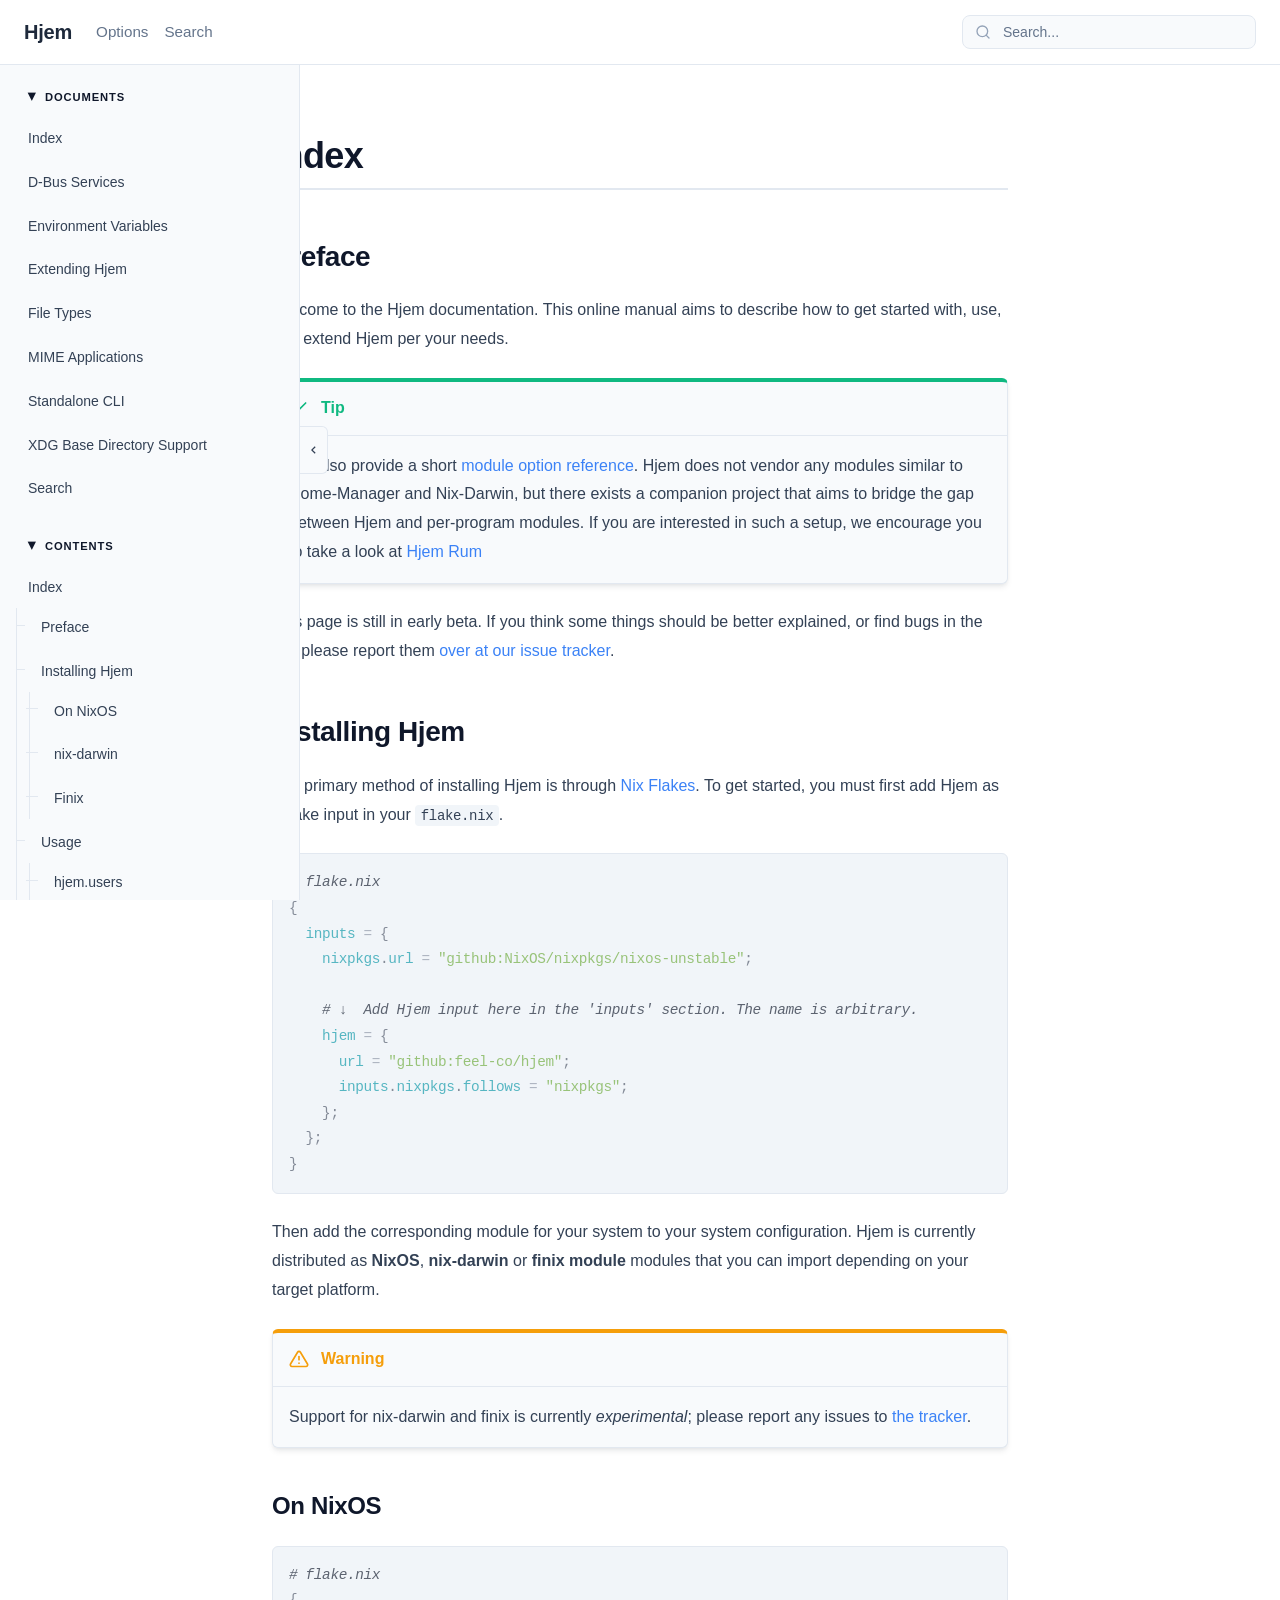
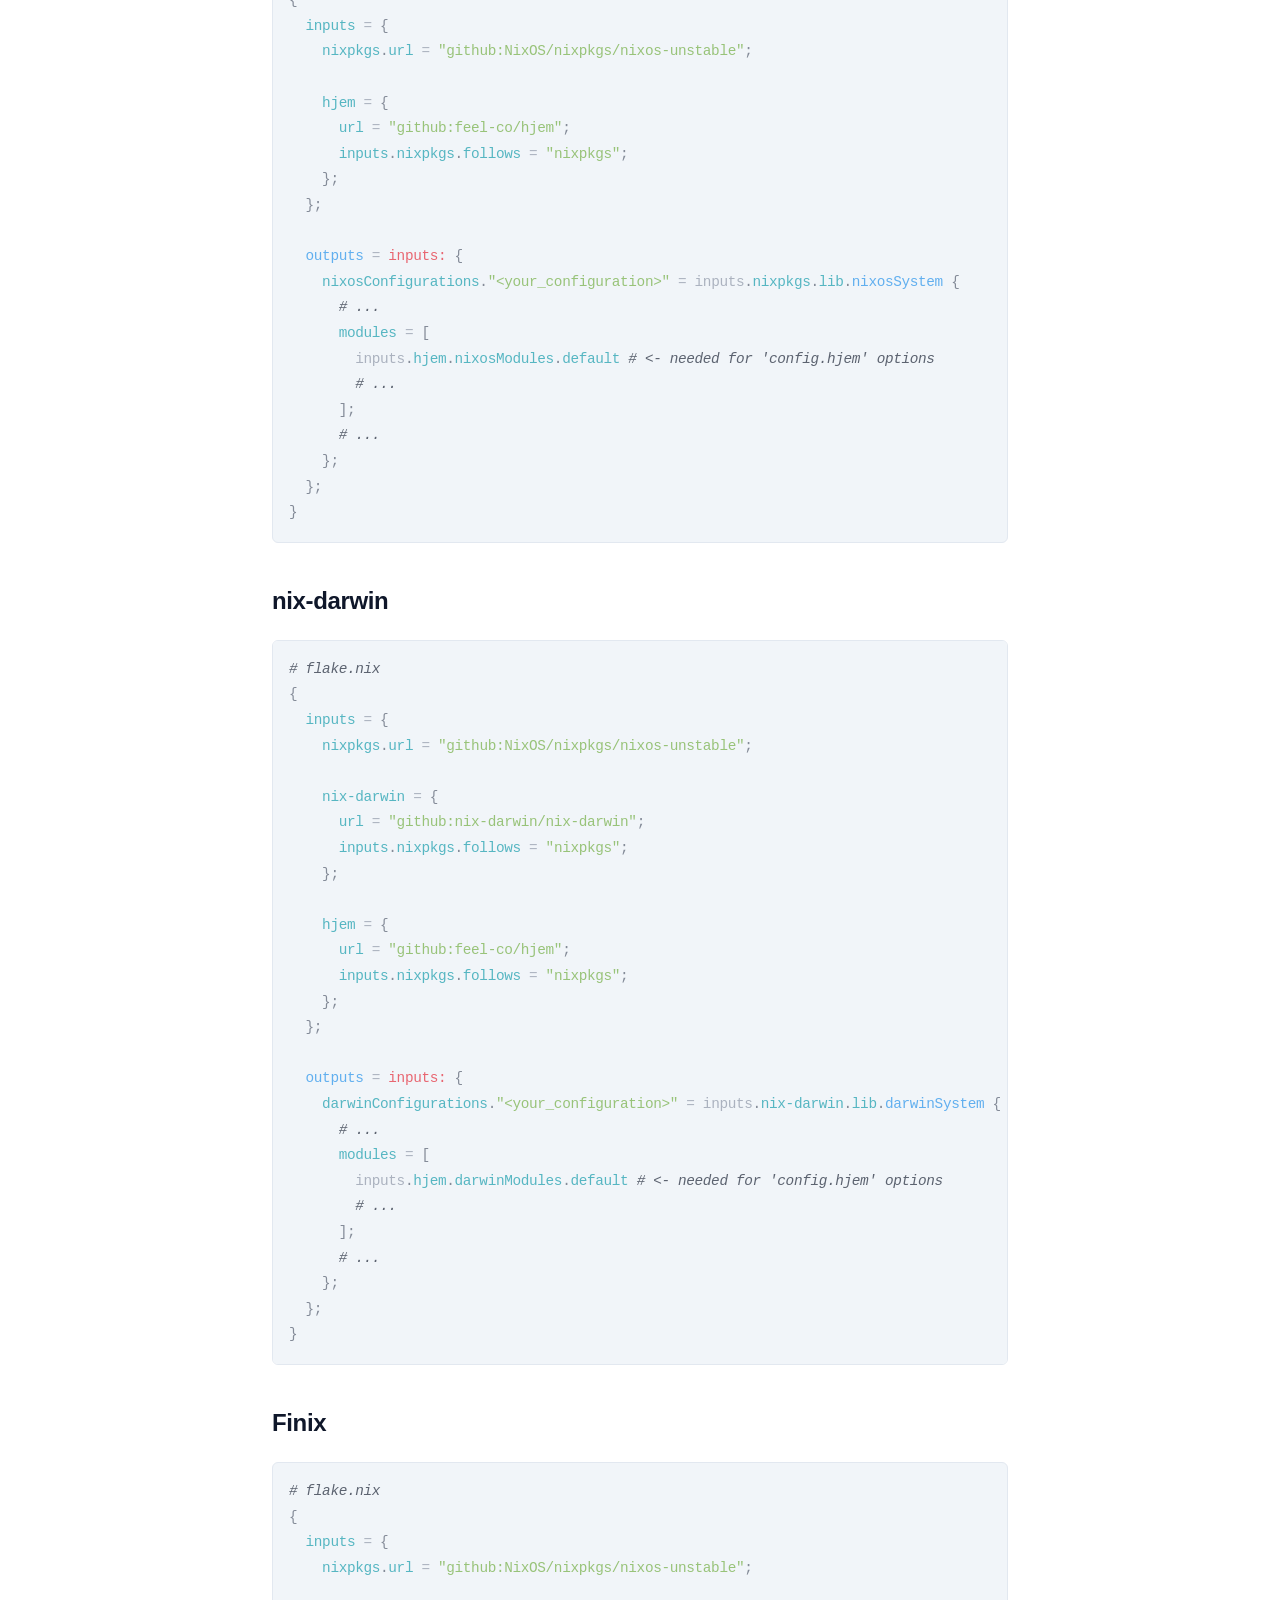
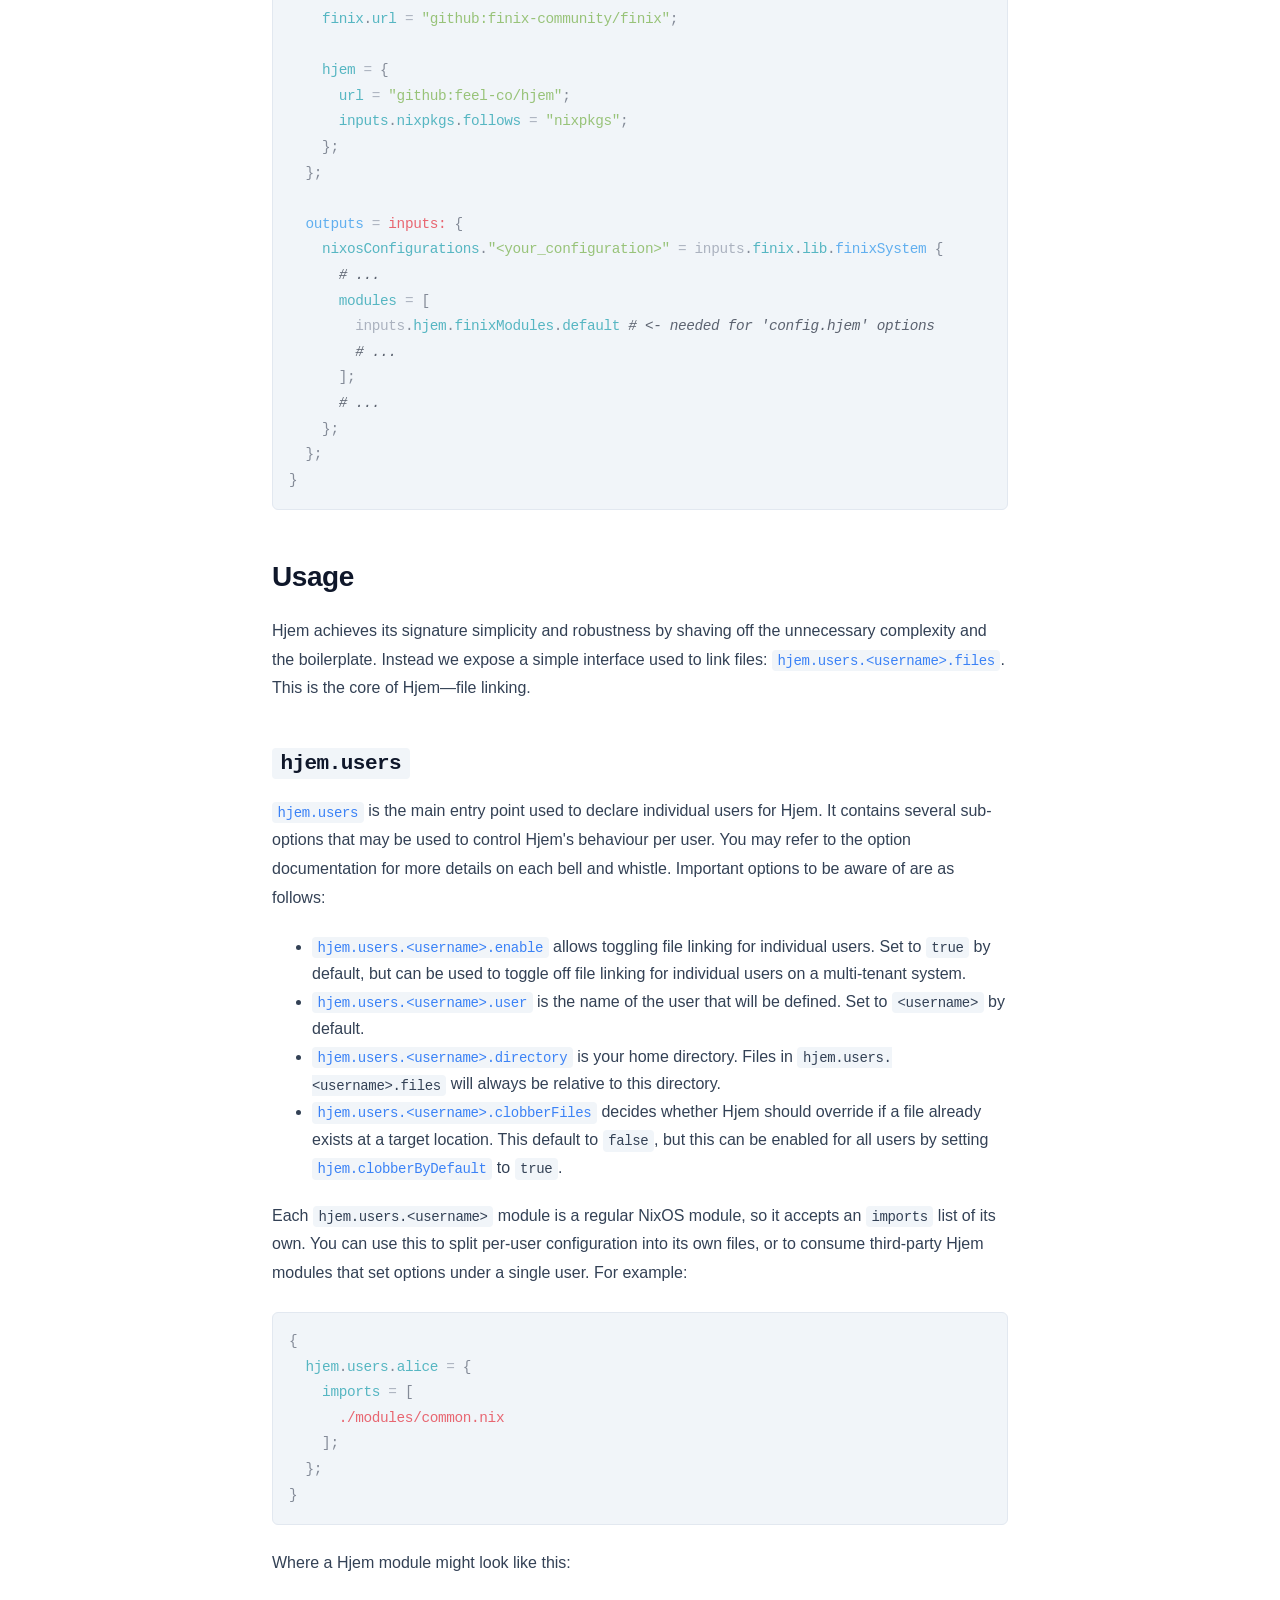
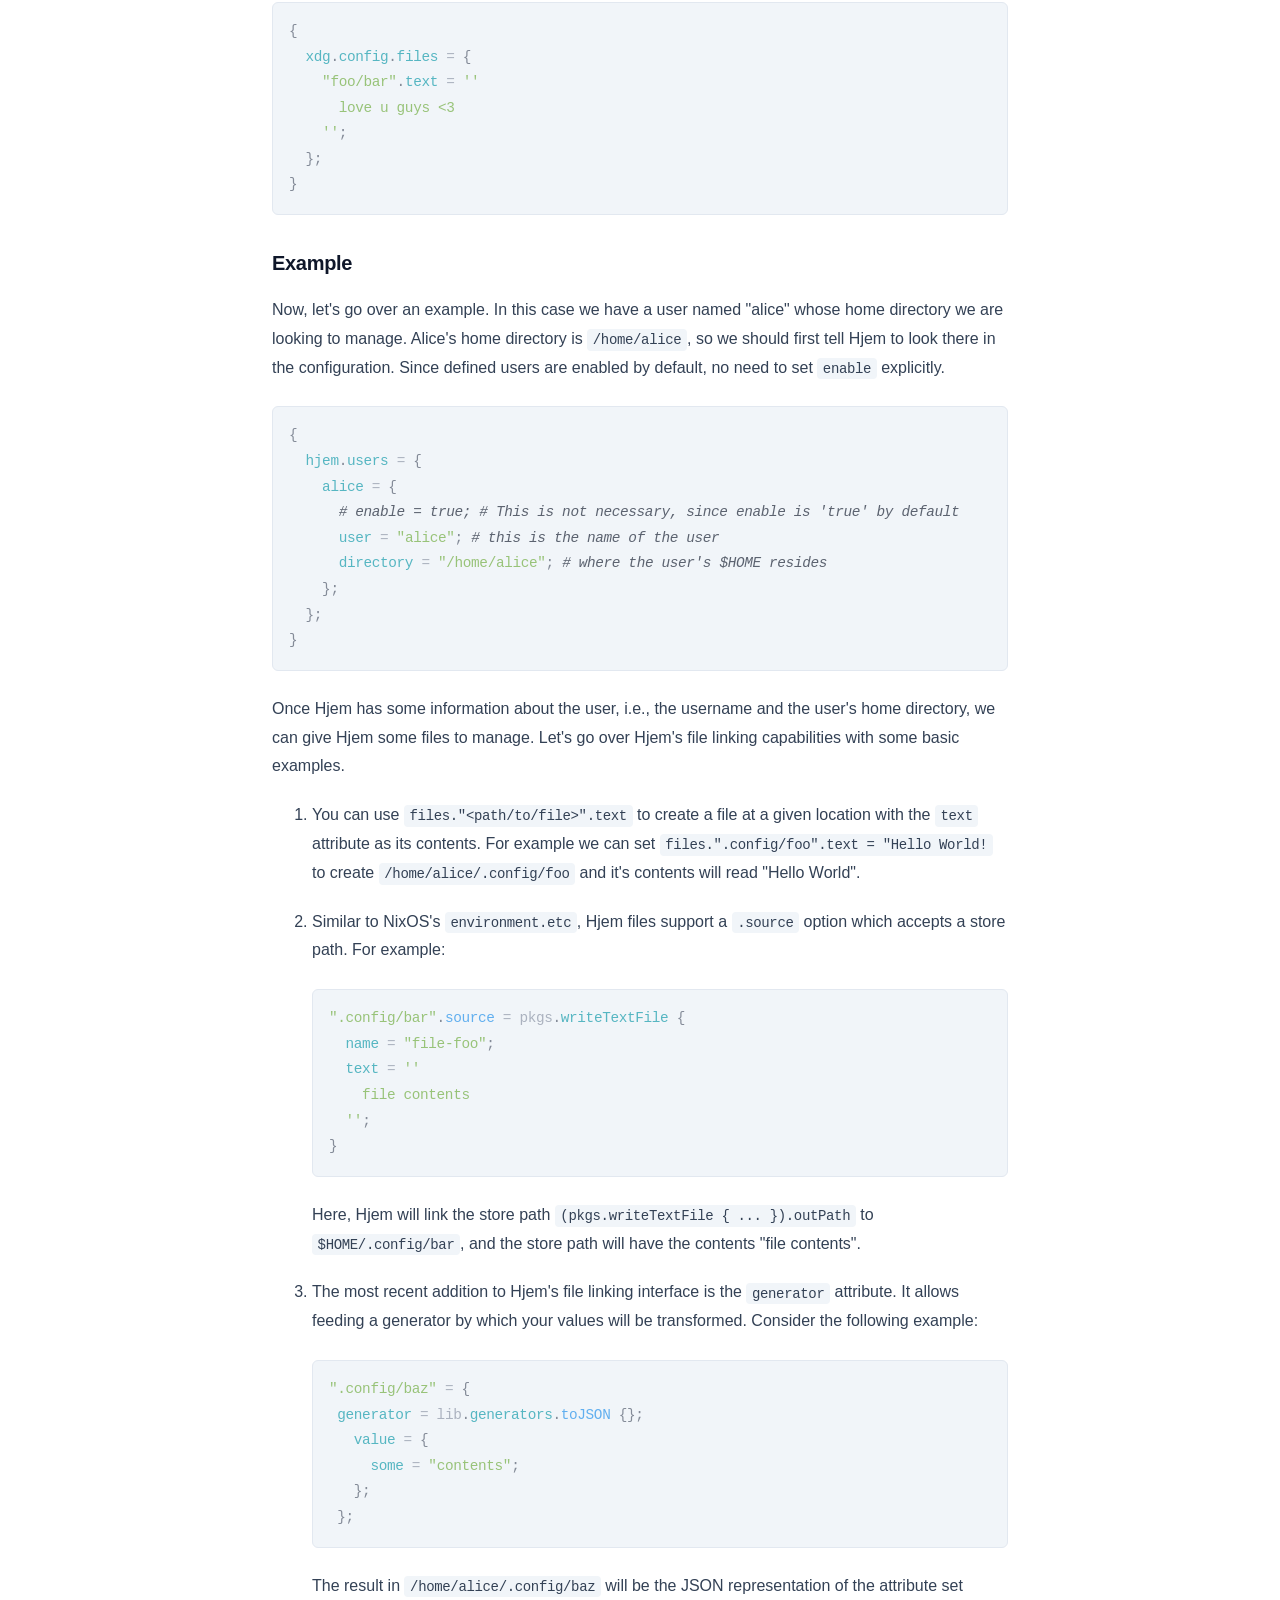
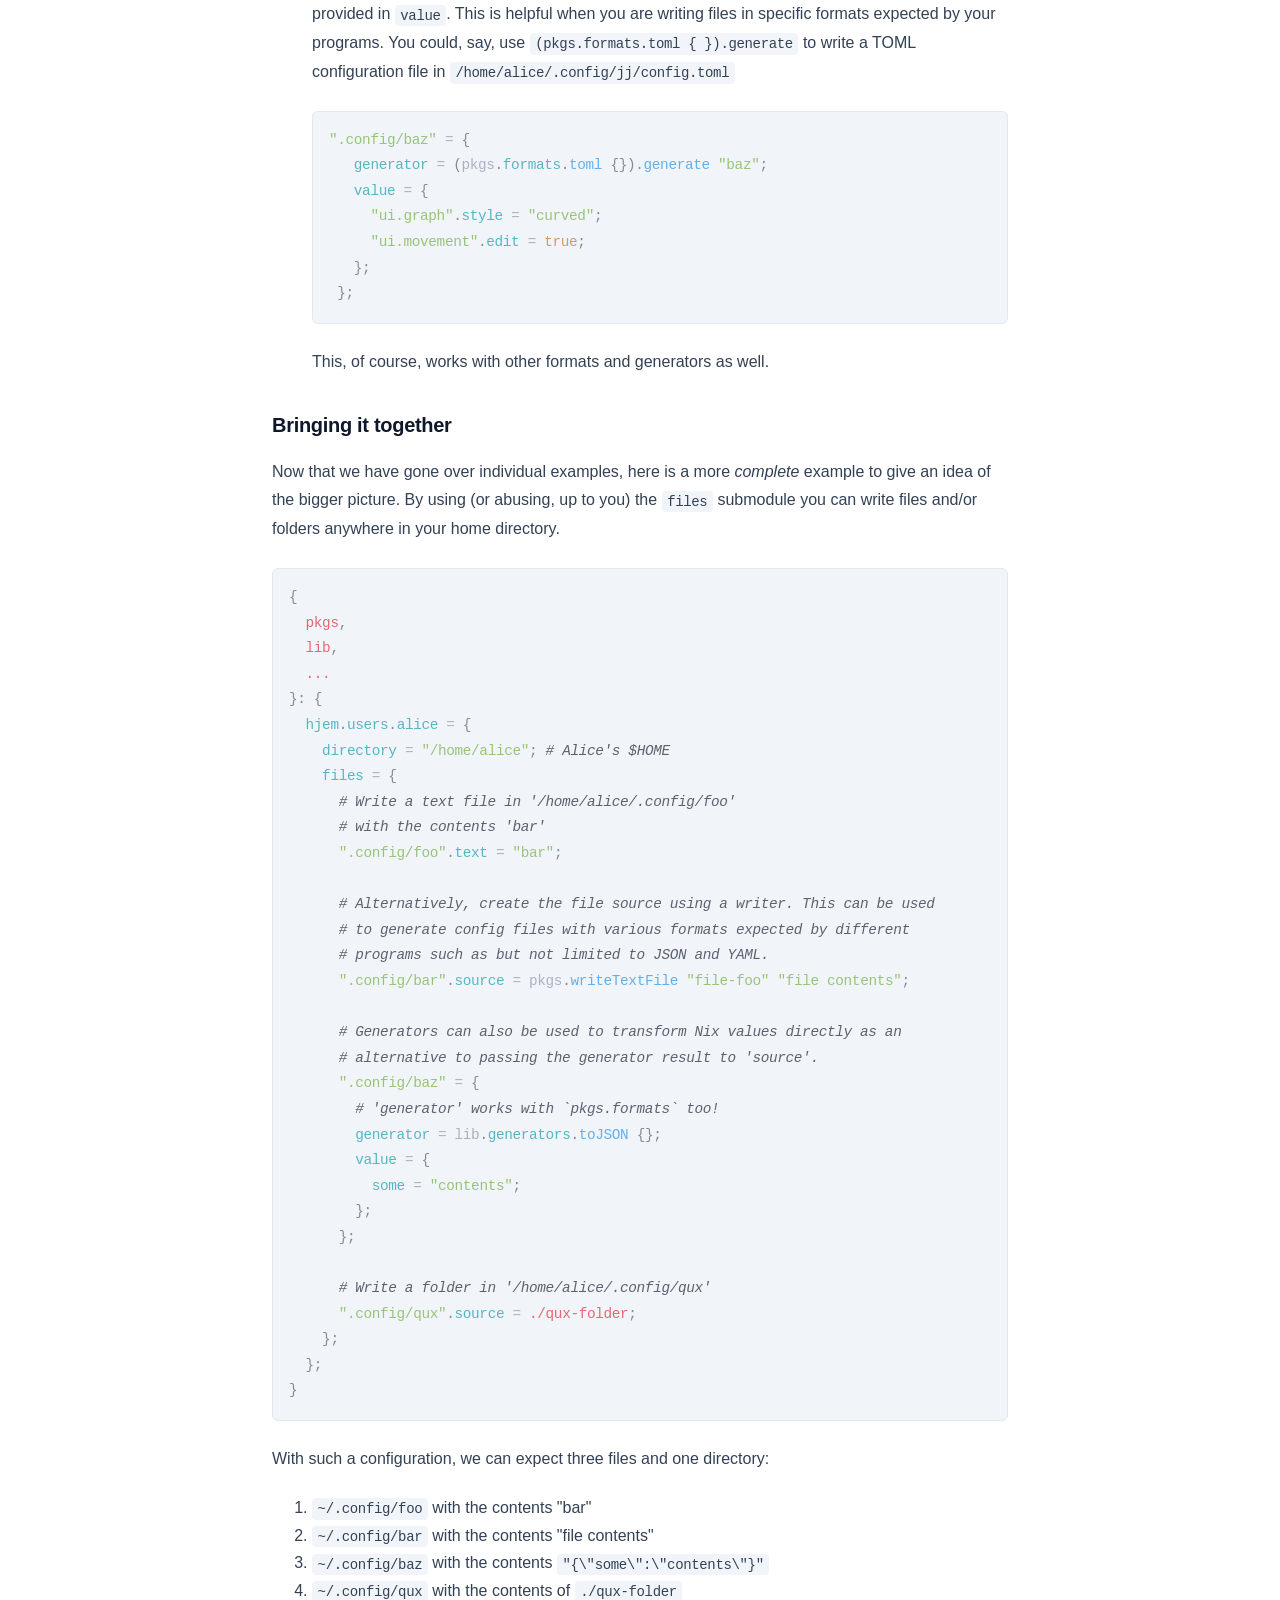
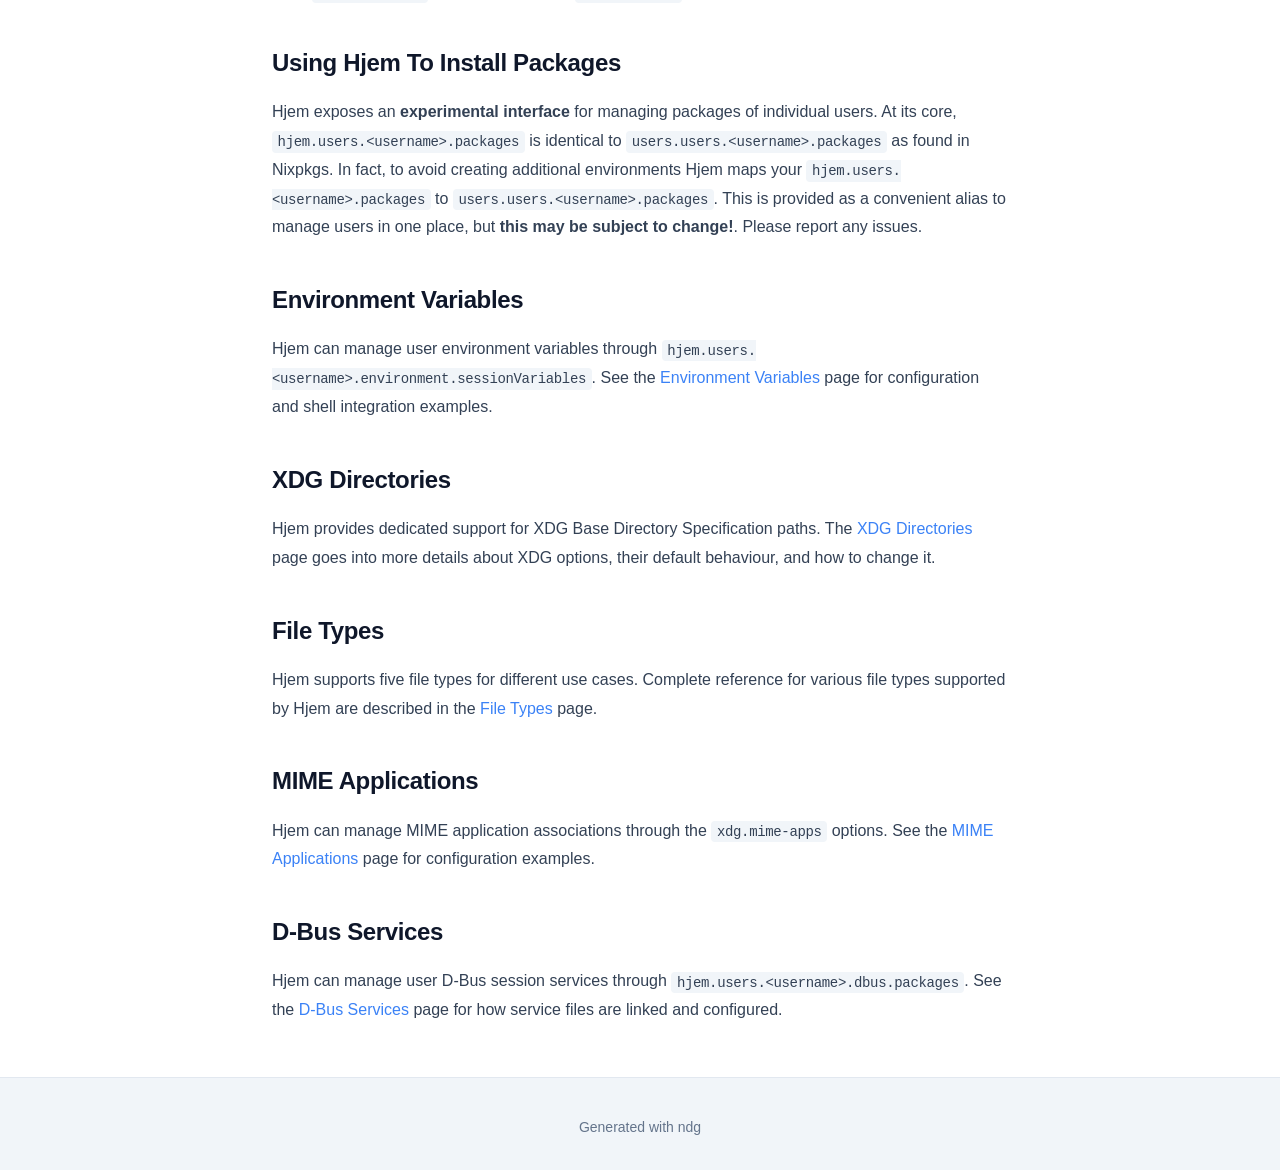
<file: index.html>
<!doctype html>
<html lang="en" class="no-js">
  <head>
    <meta charset="UTF-8" />
    <meta name="viewport" content="width=device-width, initial-scale=1.0" />
    <title>Index</title>
     
    
    <script>
      document.documentElement.classList.remove("no-js");
      document.documentElement.classList.add("js");
      // Apply sidebar state immediately to prevent flash
      (function () {
        try {
          if (localStorage.getItem("sidebar-collapsed") === "true") {
            document.documentElement.classList.add("sidebar-collapsed");
          }
        } catch (e) {
          // localStorage unavailable
        }
      })();
    </script>
    <link rel="stylesheet" href="assets/style.css" />
    <script defer src="assets/main.js"></script>
    
    <script>
      window.searchNamespace = window.searchNamespace || {};
      window.searchNamespace.rootPath = "";
    </script>
    <script defer src="assets/search-core.js"></script>
    <script defer src="assets/search.js"></script>
    
  </head>
  <body>
    <div class="container">
      <header>
        <div class="header-left">
          <h1 class="site-title">
            <a href="index.html">Hjem</a>
          </h1>

          <nav class="header-nav" aria-label="Primary">
  <ul>
    <li >
      <a href="options.html">Options</a>
    </li>
    
    <li><a href="search.html">Search</a></li>
    
  </ul>
</nav>

        </div>
        
        <div class="search-container js-only">
          <input type="text" id="search-input" placeholder="Search..." aria-label="Search" autocomplete="off" />
          <div id="search-results" class="search-results"></div>
        </div>
        
      </header>

      <div class="layout">
        <button
          type="button"
          class="sidebar-toggle js-only"
          aria-label="Collapse sidebar"
          aria-expanded="true"
          aria-controls="sidebar"
        >
          <svg
            aria-hidden="true"
            xmlns="http://www.w3.org/2000/svg"
            viewBox="0 0 24 24"
            width="24"
            height="24"
          >
            <path d="M15.41 7.41L14 6l-6 6 6 6 1.41-1.41L10.83 12z"></path>
          </svg>
        </button>
        <nav id="sidebar" class="sidebar" aria-label="Sidebar">
          <details class="sidebar-section" data-section="docs" open>
            <summary>Documents</summary>
            <div class="sidebar-section-content">
              <ul>
                <li><a href="index.html">Index</a></li>
<li><a href="dbus.html">D-Bus Services</a></li>
<li><a href="environment.html">Environment Variables</a></li>
<li><a href="extending.html">Extending Hjem</a></li>
<li><a href="file-types.html">File Types</a></li>
<li><a href="mime-apps.html">MIME Applications</a></li>
<li><a href="standalone.html">Standalone CLI</a></li>
<li><a href="xdg.html">XDG Base Directory Support</a></li>
<li><a href="search.html">Search</a></li>

              </ul>
            </div>
          </details>

          <details class="sidebar-section" data-section="toc" open>
            <summary>Contents</summary>
            <div class="sidebar-section-content">
              <ul class="toc-list">
                <li><a href="#index">Index</a>
<ul><li><a href="#preface">Preface</a>
<li><a href="#installing-hjem">Installing Hjem</a>
<ul><li><a href="#on-nixos">On NixOS</a>
<li><a href="#nix-darwin">nix-darwin</a>
<li><a href="#finix">Finix</a>
</ul><li><a href="#usage">Usage</a>
<ul><li><a href="#hjem-users">hjem.users</a>
<li><a href="#installing-packages">Using Hjem To Install Packages</a>
<li><a href="#environment-variables">Environment Variables</a>
<li><a href="#xdg-directories">XDG Directories</a>
<li><a href="#file-types-overview">File Types</a>
<li><a href="#mime-apps">MIME Applications</a>
<li><a href="#dbus-services">D-Bus Services</a>
</li></ul></li></ul></li>
              </ul>
            </div>
          </details>
        </nav>

        <main class="content"><html><head></head><body><h1 id="index">Index</h1>
<h2 id="preface">Preface</h2>
<p>Welcome to the Hjem documentation. This online manual aims to describe how to
get started with, use, and extend Hjem per your needs.</p>
<div class="admonition tip">
<p class="admonition-title">Tip</p>
<p>We also provide a short <a href="/options.html">module option reference</a>. Hjem does
not vendor any modules similar to Home-Manager and Nix-Darwin, but there
exists a companion project that aims to bridge the gap between Hjem and
per-program modules. If you are interested in such a setup, we encourage you
to take a look at <a href="https://github.com/snugnug/hjem-rum">Hjem Rum</a></p>
</div>
<p>This page is still in early beta. If you think some things should be better
explained, or find bugs in the site please report them
<a href="https://github.com/feel-co/hjem/issues">over at our issue tracker</a>.</p>
<h2 id="installing-hjem">Installing Hjem</h2>
<p>The primary method of installing Hjem is through <a href="https://nix.dev/concepts/flakes.html">Nix Flakes</a>. To get started,
you must first add Hjem as a flake input in your <code>flake.nix</code>.</p>
<pre class="highlight"><code class="language-nix"><span style="color:rgb(92,99,112);font-style: italic;">#&nbsp;flake.nix</span><br><span style="color:rgb(132,139,152);">{</span><br>&nbsp;&nbsp;<span style="color:rgb(86,182,194);">inputs</span>&nbsp;<span style="color:rgb(171,178,191);">=</span>&nbsp;<span style="color:rgb(132,139,152);">{</span><br>&nbsp;&nbsp;&nbsp;&nbsp;<span style="color:rgb(86,182,194);">nixpkgs</span><span style="color:rgb(132,139,152);">.</span><span style="color:rgb(86,182,194);">url</span>&nbsp;<span style="color:rgb(171,178,191);">=</span>&nbsp;<span style="color:rgb(152,195,121);">"</span><span style="color:rgb(152,195,121);">github:NixOS/nixpkgs/nixos-unstable</span><span style="color:rgb(152,195,121);">"</span><span style="color:rgb(132,139,152);">;</span><br><br>&nbsp;&nbsp;&nbsp;&nbsp;<span style="color:rgb(92,99,112);font-style: italic;">#&nbsp;↓&nbsp;&nbsp;Add&nbsp;Hjem&nbsp;input&nbsp;here&nbsp;in&nbsp;the&nbsp;'inputs'&nbsp;section.&nbsp;The&nbsp;name&nbsp;is&nbsp;arbitrary.</span><br>&nbsp;&nbsp;&nbsp;&nbsp;<span style="color:rgb(86,182,194);">hjem</span>&nbsp;<span style="color:rgb(171,178,191);">=</span>&nbsp;<span style="color:rgb(132,139,152);">{</span><br>&nbsp;&nbsp;&nbsp;&nbsp;&nbsp;&nbsp;<span style="color:rgb(86,182,194);">url</span>&nbsp;<span style="color:rgb(171,178,191);">=</span>&nbsp;<span style="color:rgb(152,195,121);">"</span><span style="color:rgb(152,195,121);">github:feel-co/hjem</span><span style="color:rgb(152,195,121);">"</span><span style="color:rgb(132,139,152);">;</span><br>&nbsp;&nbsp;&nbsp;&nbsp;&nbsp;&nbsp;<span style="color:rgb(86,182,194);">inputs</span><span style="color:rgb(132,139,152);">.</span><span style="color:rgb(86,182,194);">nixpkgs</span><span style="color:rgb(132,139,152);">.</span><span style="color:rgb(86,182,194);">follows</span>&nbsp;<span style="color:rgb(171,178,191);">=</span>&nbsp;<span style="color:rgb(152,195,121);">"</span><span style="color:rgb(152,195,121);">nixpkgs</span><span style="color:rgb(152,195,121);">"</span><span style="color:rgb(132,139,152);">;</span><br>&nbsp;&nbsp;&nbsp;&nbsp;<span style="color:rgb(132,139,152);">}</span><span style="color:rgb(132,139,152);">;</span><br>&nbsp;&nbsp;<span style="color:rgb(132,139,152);">}</span><span style="color:rgb(132,139,152);">;</span><br><span style="color:rgb(132,139,152);">}</span><br></code></pre>
<p>Then add the corresponding module for your system to your system configuration.
Hjem is currently distributed as <strong>NixOS</strong>, <strong>nix-darwin</strong> or <strong>finix module</strong>
modules that you can import depending on your target platform.</p>
<div class="admonition warning">
<p class="admonition-title">Warning</p>
<p>Support for nix-darwin and finix is currently <em>experimental</em>; please report
any issues to <a href="https://github.com/feel-co/hjem/issues">the tracker</a>.</p>
</div>
<h3 id="on-nixos">On NixOS</h3>
<!--markdownlint-disable MD013-->
<pre class="highlight"><code class="language-nix"><span style="color:rgb(92,99,112);font-style: italic;">#&nbsp;flake.nix</span><br><span style="color:rgb(132,139,152);">{</span><br>&nbsp;&nbsp;<span style="color:rgb(86,182,194);">inputs</span>&nbsp;<span style="color:rgb(171,178,191);">=</span>&nbsp;<span style="color:rgb(132,139,152);">{</span><br>&nbsp;&nbsp;&nbsp;&nbsp;<span style="color:rgb(86,182,194);">nixpkgs</span><span style="color:rgb(132,139,152);">.</span><span style="color:rgb(86,182,194);">url</span>&nbsp;<span style="color:rgb(171,178,191);">=</span>&nbsp;<span style="color:rgb(152,195,121);">"</span><span style="color:rgb(152,195,121);">github:NixOS/nixpkgs/nixos-unstable</span><span style="color:rgb(152,195,121);">"</span><span style="color:rgb(132,139,152);">;</span><br><br>&nbsp;&nbsp;&nbsp;&nbsp;<span style="color:rgb(86,182,194);">hjem</span>&nbsp;<span style="color:rgb(171,178,191);">=</span>&nbsp;<span style="color:rgb(132,139,152);">{</span><br>&nbsp;&nbsp;&nbsp;&nbsp;&nbsp;&nbsp;<span style="color:rgb(86,182,194);">url</span>&nbsp;<span style="color:rgb(171,178,191);">=</span>&nbsp;<span style="color:rgb(152,195,121);">"</span><span style="color:rgb(152,195,121);">github:feel-co/hjem</span><span style="color:rgb(152,195,121);">"</span><span style="color:rgb(132,139,152);">;</span><br>&nbsp;&nbsp;&nbsp;&nbsp;&nbsp;&nbsp;<span style="color:rgb(86,182,194);">inputs</span><span style="color:rgb(132,139,152);">.</span><span style="color:rgb(86,182,194);">nixpkgs</span><span style="color:rgb(132,139,152);">.</span><span style="color:rgb(86,182,194);">follows</span>&nbsp;<span style="color:rgb(171,178,191);">=</span>&nbsp;<span style="color:rgb(152,195,121);">"</span><span style="color:rgb(152,195,121);">nixpkgs</span><span style="color:rgb(152,195,121);">"</span><span style="color:rgb(132,139,152);">;</span><br>&nbsp;&nbsp;&nbsp;&nbsp;<span style="color:rgb(132,139,152);">}</span><span style="color:rgb(132,139,152);">;</span><br>&nbsp;&nbsp;<span style="color:rgb(132,139,152);">}</span><span style="color:rgb(132,139,152);">;</span><br><br>&nbsp;&nbsp;<span style="color:rgb(97,175,239);">outputs</span>&nbsp;<span style="color:rgb(171,178,191);">=</span>&nbsp;<span style="color:rgb(232,102,113);">inputs</span><span style="color:rgb(232,102,113);">:</span>&nbsp;<span style="color:rgb(132,139,152);">{</span><br>&nbsp;&nbsp;&nbsp;&nbsp;<span style="color:rgb(86,182,194);">nixosConfigurations</span><span style="color:rgb(132,139,152);">.</span><span style="color:rgb(152,195,121);">"</span><span style="color:rgb(152,195,121);">&lt;your_configuration&gt;</span><span style="color:rgb(152,195,121);">"</span>&nbsp;<span style="color:rgb(171,178,191);">=</span>&nbsp;<span style="color:rgb(171,178,191);">inputs</span><span style="color:rgb(132,139,152);">.</span><span style="color:rgb(86,182,194);">nixpkgs</span><span style="color:rgb(132,139,152);">.</span><span style="color:rgb(86,182,194);">lib</span><span style="color:rgb(132,139,152);">.</span><span style="color:rgb(97,175,239);">nixosSystem</span>&nbsp;<span style="color:rgb(132,139,152);">{</span><br>&nbsp;&nbsp;&nbsp;&nbsp;&nbsp;&nbsp;<span style="color:rgb(92,99,112);font-style: italic;">#&nbsp;...</span><br>&nbsp;&nbsp;&nbsp;&nbsp;&nbsp;&nbsp;<span style="color:rgb(86,182,194);">modules</span>&nbsp;<span style="color:rgb(171,178,191);">=</span>&nbsp;<span style="color:rgb(132,139,152);">[</span><br>&nbsp;&nbsp;&nbsp;&nbsp;&nbsp;&nbsp;&nbsp;&nbsp;<span style="color:rgb(171,178,191);">inputs</span><span style="color:rgb(132,139,152);">.</span><span style="color:rgb(86,182,194);">hjem</span><span style="color:rgb(132,139,152);">.</span><span style="color:rgb(86,182,194);">nixosModules</span><span style="color:rgb(132,139,152);">.</span><span style="color:rgb(86,182,194);">default</span>&nbsp;<span style="color:rgb(92,99,112);font-style: italic;">#&nbsp;&lt;-&nbsp;needed&nbsp;for&nbsp;'config.hjem'&nbsp;options</span><br>&nbsp;&nbsp;&nbsp;&nbsp;&nbsp;&nbsp;&nbsp;&nbsp;<span style="color:rgb(92,99,112);font-style: italic;">#&nbsp;...</span><br>&nbsp;&nbsp;&nbsp;&nbsp;&nbsp;&nbsp;<span style="color:rgb(132,139,152);">]</span><span style="color:rgb(132,139,152);">;</span><br>&nbsp;&nbsp;&nbsp;&nbsp;&nbsp;&nbsp;<span style="color:rgb(92,99,112);font-style: italic;">#&nbsp;...</span><br>&nbsp;&nbsp;&nbsp;&nbsp;<span style="color:rgb(132,139,152);">}</span><span style="color:rgb(132,139,152);">;</span><br>&nbsp;&nbsp;<span style="color:rgb(132,139,152);">}</span><span style="color:rgb(132,139,152);">;</span><br><span style="color:rgb(132,139,152);">}</span><br></code></pre>

<h3 id="nix-darwin">nix-darwin</h3>
<!--markdownlint-disable MD013-->
<pre class="highlight"><code class="language-nix"><span style="color:rgb(92,99,112);font-style: italic;">#&nbsp;flake.nix</span><br><span style="color:rgb(132,139,152);">{</span><br>&nbsp;&nbsp;<span style="color:rgb(86,182,194);">inputs</span>&nbsp;<span style="color:rgb(171,178,191);">=</span>&nbsp;<span style="color:rgb(132,139,152);">{</span><br>&nbsp;&nbsp;&nbsp;&nbsp;<span style="color:rgb(86,182,194);">nixpkgs</span><span style="color:rgb(132,139,152);">.</span><span style="color:rgb(86,182,194);">url</span>&nbsp;<span style="color:rgb(171,178,191);">=</span>&nbsp;<span style="color:rgb(152,195,121);">"</span><span style="color:rgb(152,195,121);">github:NixOS/nixpkgs/nixos-unstable</span><span style="color:rgb(152,195,121);">"</span><span style="color:rgb(132,139,152);">;</span><br><br>&nbsp;&nbsp;&nbsp;&nbsp;<span style="color:rgb(86,182,194);">nix-darwin</span>&nbsp;<span style="color:rgb(171,178,191);">=</span>&nbsp;<span style="color:rgb(132,139,152);">{</span><br>&nbsp;&nbsp;&nbsp;&nbsp;&nbsp;&nbsp;<span style="color:rgb(86,182,194);">url</span>&nbsp;<span style="color:rgb(171,178,191);">=</span>&nbsp;<span style="color:rgb(152,195,121);">"</span><span style="color:rgb(152,195,121);">github:nix-darwin/nix-darwin</span><span style="color:rgb(152,195,121);">"</span><span style="color:rgb(132,139,152);">;</span><br>&nbsp;&nbsp;&nbsp;&nbsp;&nbsp;&nbsp;<span style="color:rgb(86,182,194);">inputs</span><span style="color:rgb(132,139,152);">.</span><span style="color:rgb(86,182,194);">nixpkgs</span><span style="color:rgb(132,139,152);">.</span><span style="color:rgb(86,182,194);">follows</span>&nbsp;<span style="color:rgb(171,178,191);">=</span>&nbsp;<span style="color:rgb(152,195,121);">"</span><span style="color:rgb(152,195,121);">nixpkgs</span><span style="color:rgb(152,195,121);">"</span><span style="color:rgb(132,139,152);">;</span><br>&nbsp;&nbsp;&nbsp;&nbsp;<span style="color:rgb(132,139,152);">}</span><span style="color:rgb(132,139,152);">;</span><br><br>&nbsp;&nbsp;&nbsp;&nbsp;<span style="color:rgb(86,182,194);">hjem</span>&nbsp;<span style="color:rgb(171,178,191);">=</span>&nbsp;<span style="color:rgb(132,139,152);">{</span><br>&nbsp;&nbsp;&nbsp;&nbsp;&nbsp;&nbsp;<span style="color:rgb(86,182,194);">url</span>&nbsp;<span style="color:rgb(171,178,191);">=</span>&nbsp;<span style="color:rgb(152,195,121);">"</span><span style="color:rgb(152,195,121);">github:feel-co/hjem</span><span style="color:rgb(152,195,121);">"</span><span style="color:rgb(132,139,152);">;</span><br>&nbsp;&nbsp;&nbsp;&nbsp;&nbsp;&nbsp;<span style="color:rgb(86,182,194);">inputs</span><span style="color:rgb(132,139,152);">.</span><span style="color:rgb(86,182,194);">nixpkgs</span><span style="color:rgb(132,139,152);">.</span><span style="color:rgb(86,182,194);">follows</span>&nbsp;<span style="color:rgb(171,178,191);">=</span>&nbsp;<span style="color:rgb(152,195,121);">"</span><span style="color:rgb(152,195,121);">nixpkgs</span><span style="color:rgb(152,195,121);">"</span><span style="color:rgb(132,139,152);">;</span><br>&nbsp;&nbsp;&nbsp;&nbsp;<span style="color:rgb(132,139,152);">}</span><span style="color:rgb(132,139,152);">;</span><br>&nbsp;&nbsp;<span style="color:rgb(132,139,152);">}</span><span style="color:rgb(132,139,152);">;</span><br><br>&nbsp;&nbsp;<span style="color:rgb(97,175,239);">outputs</span>&nbsp;<span style="color:rgb(171,178,191);">=</span>&nbsp;<span style="color:rgb(232,102,113);">inputs</span><span style="color:rgb(232,102,113);">:</span>&nbsp;<span style="color:rgb(132,139,152);">{</span><br>&nbsp;&nbsp;&nbsp;&nbsp;<span style="color:rgb(86,182,194);">darwinConfigurations</span><span style="color:rgb(132,139,152);">.</span><span style="color:rgb(152,195,121);">"</span><span style="color:rgb(152,195,121);">&lt;your_configuration&gt;</span><span style="color:rgb(152,195,121);">"</span>&nbsp;<span style="color:rgb(171,178,191);">=</span>&nbsp;<span style="color:rgb(171,178,191);">inputs</span><span style="color:rgb(132,139,152);">.</span><span style="color:rgb(86,182,194);">nix-darwin</span><span style="color:rgb(132,139,152);">.</span><span style="color:rgb(86,182,194);">lib</span><span style="color:rgb(132,139,152);">.</span><span style="color:rgb(97,175,239);">darwinSystem</span>&nbsp;<span style="color:rgb(132,139,152);">{</span><br>&nbsp;&nbsp;&nbsp;&nbsp;&nbsp;&nbsp;<span style="color:rgb(92,99,112);font-style: italic;">#&nbsp;...</span><br>&nbsp;&nbsp;&nbsp;&nbsp;&nbsp;&nbsp;<span style="color:rgb(86,182,194);">modules</span>&nbsp;<span style="color:rgb(171,178,191);">=</span>&nbsp;<span style="color:rgb(132,139,152);">[</span><br>&nbsp;&nbsp;&nbsp;&nbsp;&nbsp;&nbsp;&nbsp;&nbsp;<span style="color:rgb(171,178,191);">inputs</span><span style="color:rgb(132,139,152);">.</span><span style="color:rgb(86,182,194);">hjem</span><span style="color:rgb(132,139,152);">.</span><span style="color:rgb(86,182,194);">darwinModules</span><span style="color:rgb(132,139,152);">.</span><span style="color:rgb(86,182,194);">default</span>&nbsp;<span style="color:rgb(92,99,112);font-style: italic;">#&nbsp;&lt;-&nbsp;needed&nbsp;for&nbsp;'config.hjem'&nbsp;options</span><br>&nbsp;&nbsp;&nbsp;&nbsp;&nbsp;&nbsp;&nbsp;&nbsp;<span style="color:rgb(92,99,112);font-style: italic;">#&nbsp;...</span><br>&nbsp;&nbsp;&nbsp;&nbsp;&nbsp;&nbsp;<span style="color:rgb(132,139,152);">]</span><span style="color:rgb(132,139,152);">;</span><br>&nbsp;&nbsp;&nbsp;&nbsp;&nbsp;&nbsp;<span style="color:rgb(92,99,112);font-style: italic;">#&nbsp;...</span><br>&nbsp;&nbsp;&nbsp;&nbsp;<span style="color:rgb(132,139,152);">}</span><span style="color:rgb(132,139,152);">;</span><br>&nbsp;&nbsp;<span style="color:rgb(132,139,152);">}</span><span style="color:rgb(132,139,152);">;</span><br><span style="color:rgb(132,139,152);">}</span><br></code></pre>

<h3 id="finix">Finix</h3>
<pre class="highlight"><code class="language-nix"><span style="color:rgb(92,99,112);font-style: italic;">#&nbsp;flake.nix</span><br><span style="color:rgb(132,139,152);">{</span><br>&nbsp;&nbsp;<span style="color:rgb(86,182,194);">inputs</span>&nbsp;<span style="color:rgb(171,178,191);">=</span>&nbsp;<span style="color:rgb(132,139,152);">{</span><br>&nbsp;&nbsp;&nbsp;&nbsp;<span style="color:rgb(86,182,194);">nixpkgs</span><span style="color:rgb(132,139,152);">.</span><span style="color:rgb(86,182,194);">url</span>&nbsp;<span style="color:rgb(171,178,191);">=</span>&nbsp;<span style="color:rgb(152,195,121);">"</span><span style="color:rgb(152,195,121);">github:NixOS/nixpkgs/nixos-unstable</span><span style="color:rgb(152,195,121);">"</span><span style="color:rgb(132,139,152);">;</span><br><br>&nbsp;&nbsp;&nbsp;&nbsp;<span style="color:rgb(86,182,194);">finix</span><span style="color:rgb(132,139,152);">.</span><span style="color:rgb(86,182,194);">url</span>&nbsp;<span style="color:rgb(171,178,191);">=</span>&nbsp;<span style="color:rgb(152,195,121);">"</span><span style="color:rgb(152,195,121);">github:finix-community/finix</span><span style="color:rgb(152,195,121);">"</span><span style="color:rgb(132,139,152);">;</span><br><br>&nbsp;&nbsp;&nbsp;&nbsp;<span style="color:rgb(86,182,194);">hjem</span>&nbsp;<span style="color:rgb(171,178,191);">=</span>&nbsp;<span style="color:rgb(132,139,152);">{</span><br>&nbsp;&nbsp;&nbsp;&nbsp;&nbsp;&nbsp;<span style="color:rgb(86,182,194);">url</span>&nbsp;<span style="color:rgb(171,178,191);">=</span>&nbsp;<span style="color:rgb(152,195,121);">"</span><span style="color:rgb(152,195,121);">github:feel-co/hjem</span><span style="color:rgb(152,195,121);">"</span><span style="color:rgb(132,139,152);">;</span><br>&nbsp;&nbsp;&nbsp;&nbsp;&nbsp;&nbsp;<span style="color:rgb(86,182,194);">inputs</span><span style="color:rgb(132,139,152);">.</span><span style="color:rgb(86,182,194);">nixpkgs</span><span style="color:rgb(132,139,152);">.</span><span style="color:rgb(86,182,194);">follows</span>&nbsp;<span style="color:rgb(171,178,191);">=</span>&nbsp;<span style="color:rgb(152,195,121);">"</span><span style="color:rgb(152,195,121);">nixpkgs</span><span style="color:rgb(152,195,121);">"</span><span style="color:rgb(132,139,152);">;</span><br>&nbsp;&nbsp;&nbsp;&nbsp;<span style="color:rgb(132,139,152);">}</span><span style="color:rgb(132,139,152);">;</span><br>&nbsp;&nbsp;<span style="color:rgb(132,139,152);">}</span><span style="color:rgb(132,139,152);">;</span><br><br>&nbsp;&nbsp;<span style="color:rgb(97,175,239);">outputs</span>&nbsp;<span style="color:rgb(171,178,191);">=</span>&nbsp;<span style="color:rgb(232,102,113);">inputs</span><span style="color:rgb(232,102,113);">:</span>&nbsp;<span style="color:rgb(132,139,152);">{</span><br>&nbsp;&nbsp;&nbsp;&nbsp;<span style="color:rgb(86,182,194);">nixosConfigurations</span><span style="color:rgb(132,139,152);">.</span><span style="color:rgb(152,195,121);">"</span><span style="color:rgb(152,195,121);">&lt;your_configuration&gt;</span><span style="color:rgb(152,195,121);">"</span>&nbsp;<span style="color:rgb(171,178,191);">=</span>&nbsp;<span style="color:rgb(171,178,191);">inputs</span><span style="color:rgb(132,139,152);">.</span><span style="color:rgb(86,182,194);">finix</span><span style="color:rgb(132,139,152);">.</span><span style="color:rgb(86,182,194);">lib</span><span style="color:rgb(132,139,152);">.</span><span style="color:rgb(97,175,239);">finixSystem</span>&nbsp;<span style="color:rgb(132,139,152);">{</span><br>&nbsp;&nbsp;&nbsp;&nbsp;&nbsp;&nbsp;<span style="color:rgb(92,99,112);font-style: italic;">#&nbsp;...</span><br>&nbsp;&nbsp;&nbsp;&nbsp;&nbsp;&nbsp;<span style="color:rgb(86,182,194);">modules</span>&nbsp;<span style="color:rgb(171,178,191);">=</span>&nbsp;<span style="color:rgb(132,139,152);">[</span><br>&nbsp;&nbsp;&nbsp;&nbsp;&nbsp;&nbsp;&nbsp;&nbsp;<span style="color:rgb(171,178,191);">inputs</span><span style="color:rgb(132,139,152);">.</span><span style="color:rgb(86,182,194);">hjem</span><span style="color:rgb(132,139,152);">.</span><span style="color:rgb(86,182,194);">finixModules</span><span style="color:rgb(132,139,152);">.</span><span style="color:rgb(86,182,194);">default</span>&nbsp;<span style="color:rgb(92,99,112);font-style: italic;">#&nbsp;&lt;-&nbsp;needed&nbsp;for&nbsp;'config.hjem'&nbsp;options</span><br>&nbsp;&nbsp;&nbsp;&nbsp;&nbsp;&nbsp;&nbsp;&nbsp;<span style="color:rgb(92,99,112);font-style: italic;">#&nbsp;...</span><br>&nbsp;&nbsp;&nbsp;&nbsp;&nbsp;&nbsp;<span style="color:rgb(132,139,152);">]</span><span style="color:rgb(132,139,152);">;</span><br>&nbsp;&nbsp;&nbsp;&nbsp;&nbsp;&nbsp;<span style="color:rgb(92,99,112);font-style: italic;">#&nbsp;...</span><br>&nbsp;&nbsp;&nbsp;&nbsp;<span style="color:rgb(132,139,152);">}</span><span style="color:rgb(132,139,152);">;</span><br>&nbsp;&nbsp;<span style="color:rgb(132,139,152);">}</span><span style="color:rgb(132,139,152);">;</span><br><span style="color:rgb(132,139,152);">}</span><br></code></pre>
<h2 id="usage">Usage</h2>
<p>Hjem achieves its signature simplicity and robustness by shaving off the
unnecessary complexity and the boilerplate. Instead we expose a simple interface
used to link files: <a class="option-reference" href="options.html#option-hjem.users._username_.files"><code class="nixos-option">hjem.users.&lt;username&gt;.files</code></a>. This is the core of
Hjem―file linking.</p>
<h3 id="hjem-users"><code>hjem.users</code></h3>
<p><a class="option-reference" href="options.html#option-hjem.users"><code class="nixos-option">hjem.users</code></a> is the main entry point used to declare individual users
for Hjem. It contains several sub-options that may be used to control Hjem's
behaviour per user. You may refer to the option documentation for more details
on each bell and whistle. Important options to be aware of are as follows:</p>
<ul>
<li><a class="option-reference" href="options.html#option-hjem.users._username_.enable"><code class="nixos-option">hjem.users.&lt;username&gt;.enable</code></a> allows toggling file linking for
individual users. Set to <code>true</code> by default, but can be used to toggle off file
linking for individual users on a multi-tenant system.</li>
<li><a class="option-reference" href="options.html#option-hjem.users._username_.user"><code class="nixos-option">hjem.users.&lt;username&gt;.user</code></a> is the name of the user that will be
defined. Set to <code>&lt;username&gt;</code> by default.</li>
<li><a class="option-reference" href="options.html#option-hjem.users._username_.directory"><code class="nixos-option">hjem.users.&lt;username&gt;.directory</code></a> is your home directory. Files in
<code>hjem.users.&lt;username&gt;.files</code> will always be relative to this directory.</li>
<li><a class="option-reference" href="options.html#option-hjem.users._username_.clobberFiles"><code class="nixos-option">hjem.users.&lt;username&gt;.clobberFiles</code></a> decides whether Hjem should
override if a file already exists at a target location. This default to
<code>false</code>, but this can be enabled for all users by setting
<a class="option-reference" href="options.html#option-hjem.clobberByDefault"><code class="nixos-option">hjem.clobberByDefault</code></a> to <code>true</code>.</li>
</ul>
<p>Each <code>hjem.users.&lt;username&gt;</code> module is a regular NixOS module, so it accepts an
<code>imports</code> list of its own. You can use this to split per-user configuration into
its own files, or to consume third-party Hjem modules that set options under a
single user. For example:</p>
<pre class="highlight"><code class="language-nix"><span style="color:rgb(132,139,152);">{</span><br>&nbsp;&nbsp;<span style="color:rgb(86,182,194);">hjem</span><span style="color:rgb(132,139,152);">.</span><span style="color:rgb(86,182,194);">users</span><span style="color:rgb(132,139,152);">.</span><span style="color:rgb(86,182,194);">alice</span>&nbsp;<span style="color:rgb(171,178,191);">=</span>&nbsp;<span style="color:rgb(132,139,152);">{</span><br>&nbsp;&nbsp;&nbsp;&nbsp;<span style="color:rgb(86,182,194);">imports</span>&nbsp;<span style="color:rgb(171,178,191);">=</span>&nbsp;<span style="color:rgb(132,139,152);">[</span><br>&nbsp;&nbsp;&nbsp;&nbsp;&nbsp;&nbsp;<span style="color:rgb(232,102,113);">./modules/common.nix</span><br>&nbsp;&nbsp;&nbsp;&nbsp;<span style="color:rgb(132,139,152);">]</span><span style="color:rgb(132,139,152);">;</span><br>&nbsp;&nbsp;<span style="color:rgb(132,139,152);">}</span><span style="color:rgb(132,139,152);">;</span><br><span style="color:rgb(132,139,152);">}</span><br></code></pre>
<p>Where a Hjem module might look like this:</p>
<pre class="highlight"><code class="language-nix"><span style="color:rgb(132,139,152);">{</span><br>&nbsp;&nbsp;<span style="color:rgb(86,182,194);">xdg</span><span style="color:rgb(132,139,152);">.</span><span style="color:rgb(86,182,194);">config</span><span style="color:rgb(132,139,152);">.</span><span style="color:rgb(86,182,194);">files</span>&nbsp;<span style="color:rgb(171,178,191);">=</span>&nbsp;<span style="color:rgb(132,139,152);">{</span><br>&nbsp;&nbsp;&nbsp;&nbsp;<span style="color:rgb(152,195,121);">"</span><span style="color:rgb(152,195,121);">foo/bar</span><span style="color:rgb(152,195,121);">"</span><span style="color:rgb(132,139,152);">.</span><span style="color:rgb(86,182,194);">text</span>&nbsp;<span style="color:rgb(171,178,191);">=</span>&nbsp;<span style="color:rgb(152,195,121);">''</span><span style="color:rgb(152,195,121);"></span><br><span style="color:rgb(152,195,121);">&nbsp;&nbsp;&nbsp;&nbsp;&nbsp;&nbsp;love&nbsp;u&nbsp;guys&nbsp;&lt;3</span><br><span style="color:rgb(152,195,121);">&nbsp;&nbsp;&nbsp;&nbsp;</span><span style="color:rgb(152,195,121);">''</span><span style="color:rgb(132,139,152);">;</span><br>&nbsp;&nbsp;<span style="color:rgb(132,139,152);">}</span><span style="color:rgb(132,139,152);">;</span><br><span style="color:rgb(132,139,152);">}</span><br></code></pre>
<h4 id="example">Example</h4>
<p>Now, let's go over an example. In this case we have a user named "alice" whose
home directory we are looking to manage. Alice's home directory is
<code>/home/alice</code>, so we should first tell Hjem to look there in the configuration.
Since defined users are enabled by default, no need to set <code>enable</code> explicitly.</p>
<pre class="highlight"><code class="language-nix"><span style="color:rgb(132,139,152);">{</span><br>&nbsp;&nbsp;<span style="color:rgb(86,182,194);">hjem</span><span style="color:rgb(132,139,152);">.</span><span style="color:rgb(86,182,194);">users</span>&nbsp;<span style="color:rgb(171,178,191);">=</span>&nbsp;<span style="color:rgb(132,139,152);">{</span><br>&nbsp;&nbsp;&nbsp;&nbsp;<span style="color:rgb(86,182,194);">alice</span>&nbsp;<span style="color:rgb(171,178,191);">=</span>&nbsp;<span style="color:rgb(132,139,152);">{</span><br>&nbsp;&nbsp;&nbsp;&nbsp;&nbsp;&nbsp;<span style="color:rgb(92,99,112);font-style: italic;">#&nbsp;enable&nbsp;=&nbsp;true;&nbsp;#&nbsp;This&nbsp;is&nbsp;not&nbsp;necessary,&nbsp;since&nbsp;enable&nbsp;is&nbsp;'true'&nbsp;by&nbsp;default</span><br>&nbsp;&nbsp;&nbsp;&nbsp;&nbsp;&nbsp;<span style="color:rgb(86,182,194);">user</span>&nbsp;<span style="color:rgb(171,178,191);">=</span>&nbsp;<span style="color:rgb(152,195,121);">"</span><span style="color:rgb(152,195,121);">alice</span><span style="color:rgb(152,195,121);">"</span><span style="color:rgb(132,139,152);">;</span>&nbsp;<span style="color:rgb(92,99,112);font-style: italic;">#&nbsp;this&nbsp;is&nbsp;the&nbsp;name&nbsp;of&nbsp;the&nbsp;user</span><br>&nbsp;&nbsp;&nbsp;&nbsp;&nbsp;&nbsp;<span style="color:rgb(86,182,194);">directory</span>&nbsp;<span style="color:rgb(171,178,191);">=</span>&nbsp;<span style="color:rgb(152,195,121);">"</span><span style="color:rgb(152,195,121);">/home/alice</span><span style="color:rgb(152,195,121);">"</span><span style="color:rgb(132,139,152);">;</span>&nbsp;<span style="color:rgb(92,99,112);font-style: italic;">#&nbsp;where&nbsp;the&nbsp;user's&nbsp;$HOME&nbsp;resides</span><br>&nbsp;&nbsp;&nbsp;&nbsp;<span style="color:rgb(132,139,152);">}</span><span style="color:rgb(132,139,152);">;</span><br>&nbsp;&nbsp;<span style="color:rgb(132,139,152);">}</span><span style="color:rgb(132,139,152);">;</span><br><span style="color:rgb(132,139,152);">}</span><br></code></pre>
<p>Once Hjem has some information about the user, i.e., the username and the user's
home directory, we can give Hjem some files to manage. Let's go over Hjem's file
linking capabilities with some basic examples.</p>
<ol>
<li>
<p>You can use <code>files."&lt;path/to/file&gt;".text</code> to create a file at a given
location with the <code>text</code> attribute as its contents. For example we can set
<code>files.".config/foo".text = "Hello World!</code> to create
<code>/home/alice/.config/foo</code> and it's contents will read "Hello World".</p>
</li>
<li>
<p>Similar to NixOS's <code>environment.etc</code>, Hjem files support a <code>.source</code> option
which accepts a store path. For example:</p>
<pre class="highlight"><code class="language-nix"><span style="color:rgb(152,195,121);">"</span><span style="color:rgb(152,195,121);">.config/bar</span><span style="color:rgb(152,195,121);">"</span><span style="color:rgb(132,139,152);">.</span><span style="color:rgb(97,175,239);">source</span>&nbsp;<span style="color:rgb(171,178,191);">=</span>&nbsp;<span style="color:rgb(171,178,191);">pkgs</span><span style="color:rgb(132,139,152);">.</span><span style="color:rgb(86,182,194);">writeTextFile</span>&nbsp;<span style="color:rgb(132,139,152);">{</span><br>&nbsp;&nbsp;<span style="color:rgb(86,182,194);">name</span>&nbsp;<span style="color:rgb(171,178,191);">=</span>&nbsp;<span style="color:rgb(152,195,121);">"</span><span style="color:rgb(152,195,121);">file-foo</span><span style="color:rgb(152,195,121);">"</span><span style="color:rgb(132,139,152);">;</span><br>&nbsp;&nbsp;<span style="color:rgb(86,182,194);">text</span>&nbsp;<span style="color:rgb(171,178,191);">=</span>&nbsp;<span style="color:rgb(152,195,121);">''</span><span style="color:rgb(152,195,121);"></span><br><span style="color:rgb(152,195,121);">&nbsp;&nbsp;&nbsp;&nbsp;file&nbsp;contents</span><br><span style="color:rgb(152,195,121);">&nbsp;&nbsp;</span><span style="color:rgb(152,195,121);">''</span><span style="color:rgb(132,139,152);">;</span><br><span style="color:rgb(132,139,152);">}</span><br></code></pre>
<p>Here, Hjem will link the store path <code>(pkgs.writeTextFile { ... }).outPath</code> to
<code>$HOME/.config/bar</code>, and the store path will have the contents "file
contents".</p>
</li>
<li>
<p>The most recent addition to Hjem's file linking interface is the <code>generator</code>
attribute. It allows feeding a generator by which your values will be
transformed. Consider the following example:</p>
<pre class="highlight"><code class="language-nix"><span style="color:rgb(152,195,121);">"</span><span style="color:rgb(152,195,121);">.config/baz</span><span style="color:rgb(152,195,121);">"</span>&nbsp;<span style="color:rgb(171,178,191);">=</span>&nbsp;<span style="color:rgb(132,139,152);">{</span><br>&nbsp;<span style="color:rgb(86,182,194);">generator</span>&nbsp;<span style="color:rgb(171,178,191);">=</span>&nbsp;<span style="color:rgb(171,178,191);">lib</span><span style="color:rgb(132,139,152);">.</span><span style="color:rgb(86,182,194);">generators</span><span style="color:rgb(132,139,152);">.</span><span style="color:rgb(97,175,239);">toJSON</span>&nbsp;<span style="color:rgb(132,139,152);">{</span><span style="color:rgb(132,139,152);">}</span><span style="color:rgb(132,139,152);">;</span><br>&nbsp;&nbsp;&nbsp;<span style="color:rgb(86,182,194);">value</span>&nbsp;<span style="color:rgb(171,178,191);">=</span>&nbsp;<span style="color:rgb(132,139,152);">{</span><br>&nbsp;&nbsp;&nbsp;&nbsp;&nbsp;<span style="color:rgb(86,182,194);">some</span>&nbsp;<span style="color:rgb(171,178,191);">=</span>&nbsp;<span style="color:rgb(152,195,121);">"</span><span style="color:rgb(152,195,121);">contents</span><span style="color:rgb(152,195,121);">"</span><span style="color:rgb(132,139,152);">;</span><br>&nbsp;&nbsp;&nbsp;<span style="color:rgb(132,139,152);">}</span><span style="color:rgb(132,139,152);">;</span><br>&nbsp;<span style="color:rgb(132,139,152);">}</span><span style="color:rgb(132,139,152);">;</span><br></code></pre>
<p>The result in <code>/home/alice/.config/baz</code> will be the JSON representation of
the attribute set provided in <code>value</code>. This is helpful when you are writing
files in specific formats expected by your programs. You could, say, use
<code>(pkgs.formats.toml { }).generate</code> to write a TOML configuration file in
<code>/home/alice/.config/jj/config.toml</code></p>
<pre class="highlight"><code class="language-nix"><span style="color:rgb(152,195,121);">"</span><span style="color:rgb(152,195,121);">.config/baz</span><span style="color:rgb(152,195,121);">"</span>&nbsp;<span style="color:rgb(171,178,191);">=</span>&nbsp;<span style="color:rgb(132,139,152);">{</span><br>&nbsp;&nbsp;&nbsp;<span style="color:rgb(86,182,194);">generator</span>&nbsp;<span style="color:rgb(171,178,191);">=</span>&nbsp;<span style="color:rgb(132,139,152);">(</span><span style="color:rgb(171,178,191);">pkgs</span><span style="color:rgb(132,139,152);">.</span><span style="color:rgb(86,182,194);">formats</span><span style="color:rgb(132,139,152);">.</span><span style="color:rgb(97,175,239);">toml</span>&nbsp;<span style="color:rgb(132,139,152);">{</span><span style="color:rgb(132,139,152);">}</span><span style="color:rgb(132,139,152);">)</span><span style="color:rgb(132,139,152);">.</span><span style="color:rgb(97,175,239);">generate</span>&nbsp;<span style="color:rgb(152,195,121);">"</span><span style="color:rgb(152,195,121);">baz</span><span style="color:rgb(152,195,121);">"</span><span style="color:rgb(132,139,152);">;</span><br>&nbsp;&nbsp;&nbsp;<span style="color:rgb(86,182,194);">value</span>&nbsp;<span style="color:rgb(171,178,191);">=</span>&nbsp;<span style="color:rgb(132,139,152);">{</span><br>&nbsp;&nbsp;&nbsp;&nbsp;&nbsp;<span style="color:rgb(152,195,121);">"</span><span style="color:rgb(152,195,121);">ui.graph</span><span style="color:rgb(152,195,121);">"</span><span style="color:rgb(132,139,152);">.</span><span style="color:rgb(86,182,194);">style</span>&nbsp;<span style="color:rgb(171,178,191);">=</span>&nbsp;<span style="color:rgb(152,195,121);">"</span><span style="color:rgb(152,195,121);">curved</span><span style="color:rgb(152,195,121);">"</span><span style="color:rgb(132,139,152);">;</span><br>&nbsp;&nbsp;&nbsp;&nbsp;&nbsp;<span style="color:rgb(152,195,121);">"</span><span style="color:rgb(152,195,121);">ui.movement</span><span style="color:rgb(152,195,121);">"</span><span style="color:rgb(132,139,152);">.</span><span style="color:rgb(86,182,194);">edit</span>&nbsp;<span style="color:rgb(171,178,191);">=</span>&nbsp;<span style="color:rgb(209,154,102);">true</span><span style="color:rgb(132,139,152);">;</span><br>&nbsp;&nbsp;&nbsp;<span style="color:rgb(132,139,152);">}</span><span style="color:rgb(132,139,152);">;</span><br>&nbsp;<span style="color:rgb(132,139,152);">}</span><span style="color:rgb(132,139,152);">;</span><br></code></pre>
<p>This, of course, works with other formats and generators as well.</p>
</li>
</ol>
<h4 id="bringing-it-together">Bringing it together</h4>
<p>Now that we have gone over individual examples, here is a more <em>complete</em>
example to give an idea of the bigger picture. By using (or abusing, up to you)
the <code>files</code> submodule you can write files and/or folders anywhere in your home
directory.</p>
<pre class="highlight"><code class="language-nix"><span style="color:rgb(132,139,152);">{</span><br>&nbsp;&nbsp;<span style="color:rgb(232,102,113);">pkgs</span><span style="color:rgb(132,139,152);">,</span><br>&nbsp;&nbsp;<span style="color:rgb(232,102,113);">lib</span><span style="color:rgb(132,139,152);">,</span><br>&nbsp;&nbsp;<span style="color:rgb(232,102,113);">...</span><br><span style="color:rgb(132,139,152);">}</span><span style="color:rgb(132,139,152);">:</span>&nbsp;<span style="color:rgb(132,139,152);">{</span><br>&nbsp;&nbsp;<span style="color:rgb(86,182,194);">hjem</span><span style="color:rgb(132,139,152);">.</span><span style="color:rgb(86,182,194);">users</span><span style="color:rgb(132,139,152);">.</span><span style="color:rgb(86,182,194);">alice</span>&nbsp;<span style="color:rgb(171,178,191);">=</span>&nbsp;<span style="color:rgb(132,139,152);">{</span><br>&nbsp;&nbsp;&nbsp;&nbsp;<span style="color:rgb(86,182,194);">directory</span>&nbsp;<span style="color:rgb(171,178,191);">=</span>&nbsp;<span style="color:rgb(152,195,121);">"</span><span style="color:rgb(152,195,121);">/home/alice</span><span style="color:rgb(152,195,121);">"</span><span style="color:rgb(132,139,152);">;</span>&nbsp;<span style="color:rgb(92,99,112);font-style: italic;">#&nbsp;Alice's&nbsp;$HOME</span><br>&nbsp;&nbsp;&nbsp;&nbsp;<span style="color:rgb(86,182,194);">files</span>&nbsp;<span style="color:rgb(171,178,191);">=</span>&nbsp;<span style="color:rgb(132,139,152);">{</span><br>&nbsp;&nbsp;&nbsp;&nbsp;&nbsp;&nbsp;<span style="color:rgb(92,99,112);font-style: italic;">#&nbsp;Write&nbsp;a&nbsp;text&nbsp;file&nbsp;in&nbsp;'/home/alice/.config/foo'</span><br>&nbsp;&nbsp;&nbsp;&nbsp;&nbsp;&nbsp;<span style="color:rgb(92,99,112);font-style: italic;">#&nbsp;with&nbsp;the&nbsp;contents&nbsp;'bar'</span><br>&nbsp;&nbsp;&nbsp;&nbsp;&nbsp;&nbsp;<span style="color:rgb(152,195,121);">"</span><span style="color:rgb(152,195,121);">.config/foo</span><span style="color:rgb(152,195,121);">"</span><span style="color:rgb(132,139,152);">.</span><span style="color:rgb(86,182,194);">text</span>&nbsp;<span style="color:rgb(171,178,191);">=</span>&nbsp;<span style="color:rgb(152,195,121);">"</span><span style="color:rgb(152,195,121);">bar</span><span style="color:rgb(152,195,121);">"</span><span style="color:rgb(132,139,152);">;</span><br><br>&nbsp;&nbsp;&nbsp;&nbsp;&nbsp;&nbsp;<span style="color:rgb(92,99,112);font-style: italic;">#&nbsp;Alternatively,&nbsp;create&nbsp;the&nbsp;file&nbsp;source&nbsp;using&nbsp;a&nbsp;writer.&nbsp;This&nbsp;can&nbsp;be&nbsp;used</span><br>&nbsp;&nbsp;&nbsp;&nbsp;&nbsp;&nbsp;<span style="color:rgb(92,99,112);font-style: italic;">#&nbsp;to&nbsp;generate&nbsp;config&nbsp;files&nbsp;with&nbsp;various&nbsp;formats&nbsp;expected&nbsp;by&nbsp;different</span><br>&nbsp;&nbsp;&nbsp;&nbsp;&nbsp;&nbsp;<span style="color:rgb(92,99,112);font-style: italic;">#&nbsp;programs&nbsp;such&nbsp;as&nbsp;but&nbsp;not&nbsp;limited&nbsp;to&nbsp;JSON&nbsp;and&nbsp;YAML.</span><br>&nbsp;&nbsp;&nbsp;&nbsp;&nbsp;&nbsp;<span style="color:rgb(152,195,121);">"</span><span style="color:rgb(152,195,121);">.config/bar</span><span style="color:rgb(152,195,121);">"</span><span style="color:rgb(132,139,152);">.</span><span style="color:rgb(86,182,194);">source</span>&nbsp;<span style="color:rgb(171,178,191);">=</span>&nbsp;<span style="color:rgb(171,178,191);">pkgs</span><span style="color:rgb(132,139,152);">.</span><span style="color:rgb(97,175,239);">writeTextFile</span>&nbsp;<span style="color:rgb(152,195,121);">"</span><span style="color:rgb(152,195,121);">file-foo</span><span style="color:rgb(152,195,121);">"</span>&nbsp;<span style="color:rgb(152,195,121);">"</span><span style="color:rgb(152,195,121);">file&nbsp;contents</span><span style="color:rgb(152,195,121);">"</span><span style="color:rgb(132,139,152);">;</span><br><br>&nbsp;&nbsp;&nbsp;&nbsp;&nbsp;&nbsp;<span style="color:rgb(92,99,112);font-style: italic;">#&nbsp;Generators&nbsp;can&nbsp;also&nbsp;be&nbsp;used&nbsp;to&nbsp;transform&nbsp;Nix&nbsp;values&nbsp;directly&nbsp;as&nbsp;an</span><br>&nbsp;&nbsp;&nbsp;&nbsp;&nbsp;&nbsp;<span style="color:rgb(92,99,112);font-style: italic;">#&nbsp;alternative&nbsp;to&nbsp;passing&nbsp;the&nbsp;generator&nbsp;result&nbsp;to&nbsp;'source'.</span><br>&nbsp;&nbsp;&nbsp;&nbsp;&nbsp;&nbsp;<span style="color:rgb(152,195,121);">"</span><span style="color:rgb(152,195,121);">.config/baz</span><span style="color:rgb(152,195,121);">"</span>&nbsp;<span style="color:rgb(171,178,191);">=</span>&nbsp;<span style="color:rgb(132,139,152);">{</span><br>&nbsp;&nbsp;&nbsp;&nbsp;&nbsp;&nbsp;&nbsp;&nbsp;<span style="color:rgb(92,99,112);font-style: italic;">#&nbsp;'generator'&nbsp;works&nbsp;with&nbsp;`pkgs.formats`&nbsp;too!</span><br>&nbsp;&nbsp;&nbsp;&nbsp;&nbsp;&nbsp;&nbsp;&nbsp;<span style="color:rgb(86,182,194);">generator</span>&nbsp;<span style="color:rgb(171,178,191);">=</span>&nbsp;<span style="color:rgb(171,178,191);">lib</span><span style="color:rgb(132,139,152);">.</span><span style="color:rgb(86,182,194);">generators</span><span style="color:rgb(132,139,152);">.</span><span style="color:rgb(97,175,239);">toJSON</span>&nbsp;<span style="color:rgb(132,139,152);">{</span><span style="color:rgb(132,139,152);">}</span><span style="color:rgb(132,139,152);">;</span><br>&nbsp;&nbsp;&nbsp;&nbsp;&nbsp;&nbsp;&nbsp;&nbsp;<span style="color:rgb(86,182,194);">value</span>&nbsp;<span style="color:rgb(171,178,191);">=</span>&nbsp;<span style="color:rgb(132,139,152);">{</span><br>&nbsp;&nbsp;&nbsp;&nbsp;&nbsp;&nbsp;&nbsp;&nbsp;&nbsp;&nbsp;<span style="color:rgb(86,182,194);">some</span>&nbsp;<span style="color:rgb(171,178,191);">=</span>&nbsp;<span style="color:rgb(152,195,121);">"</span><span style="color:rgb(152,195,121);">contents</span><span style="color:rgb(152,195,121);">"</span><span style="color:rgb(132,139,152);">;</span><br>&nbsp;&nbsp;&nbsp;&nbsp;&nbsp;&nbsp;&nbsp;&nbsp;<span style="color:rgb(132,139,152);">}</span><span style="color:rgb(132,139,152);">;</span><br>&nbsp;&nbsp;&nbsp;&nbsp;&nbsp;&nbsp;<span style="color:rgb(132,139,152);">}</span><span style="color:rgb(132,139,152);">;</span><br><br>&nbsp;&nbsp;&nbsp;&nbsp;&nbsp;&nbsp;<span style="color:rgb(92,99,112);font-style: italic;">#&nbsp;Write&nbsp;a&nbsp;folder&nbsp;in&nbsp;'/home/alice/.config/qux'</span><br>&nbsp;&nbsp;&nbsp;&nbsp;&nbsp;&nbsp;<span style="color:rgb(152,195,121);">"</span><span style="color:rgb(152,195,121);">.config/qux</span><span style="color:rgb(152,195,121);">"</span><span style="color:rgb(132,139,152);">.</span><span style="color:rgb(86,182,194);">source</span>&nbsp;<span style="color:rgb(171,178,191);">=</span>&nbsp;<span style="color:rgb(232,102,113);">./qux-folder</span><span style="color:rgb(132,139,152);">;</span><br>&nbsp;&nbsp;&nbsp;&nbsp;<span style="color:rgb(132,139,152);">}</span><span style="color:rgb(132,139,152);">;</span><br>&nbsp;&nbsp;<span style="color:rgb(132,139,152);">}</span><span style="color:rgb(132,139,152);">;</span><br><span style="color:rgb(132,139,152);">}</span><br></code></pre>
<p>With such a configuration, we can expect three files and one directory:</p>
<ol>
<li><code>~/.config/foo</code> with the contents "bar"</li>
<li><code>~/.config/bar</code> with the contents "file contents"</li>
<li><code>~/.config/baz</code> with the contents <code>"{\"some\":\"contents\"}"</code></li>
<li><code>~/.config/qux</code> with the contents of <code>./qux-folder</code></li>
</ol>
<h3 id="installing-packages">Using Hjem To Install Packages</h3>
<p>Hjem exposes an <strong>experimental interface</strong> for managing packages of individual
users. At its core, <code>hjem.users.&lt;username&gt;.packages</code> is identical to
<code>users.users.&lt;username&gt;.packages</code> as found in Nixpkgs. In fact, to avoid
creating additional environments Hjem maps your <code>hjem.users.&lt;username&gt;.packages</code>
to <code>users.users.&lt;username&gt;.packages</code>. This is provided as a convenient alias to
manage users in one place, but <strong>this may be subject to change!</strong>. Please report
any issues.</p>
<h3 id="environment-variables">Environment Variables</h3>
<p>Hjem can manage user environment variables through
<code>hjem.users.&lt;username&gt;.environment.sessionVariables</code>. See the
<a href="/environment.html">Environment Variables</a> page for configuration and shell
integration examples.</p>
<h3 id="xdg-directories">XDG Directories</h3>
<p>Hjem provides dedicated support for XDG Base Directory Specification paths. The
<a href="/xdg.html">XDG Directories</a> page goes into more details about XDG options,
their default behaviour, and how to change it.</p>
<h3 id="file-types-overview">File Types</h3>
<p>Hjem supports five file types for different use cases. Complete reference for
various file types supported by Hjem are described in the
<a href="/file-types.html">File Types</a> page.</p>
<h3 id="mime-apps">MIME Applications</h3>
<p>Hjem can manage MIME application associations through the <code>xdg.mime-apps</code>
options. See the <a href="/mime-apps.html">MIME Applications</a> page for configuration
examples.</p>
<h3 id="dbus-services">D-Bus Services</h3>
<p>Hjem can manage user D-Bus session services through
<code>hjem.users.&lt;username&gt;.dbus.packages</code>. See the
<a href="/dbus.html">D-Bus Services</a> page for how service files are linked and
configured.</p>
</body></html><!--markdownlint-enable MD013--><!--markdownlint-enable MD013--></main>
      </div>

      <aside class="page-toc">
        <nav class="page-toc-nav">
          <h3>On this page</h3>
          <ul class="page-toc-list">
            <li><a href="#index">Index</a>
<ul><li><a href="#preface">Preface</a>
<li><a href="#installing-hjem">Installing Hjem</a>
<ul><li><a href="#on-nixos">On NixOS</a>
<li><a href="#nix-darwin">nix-darwin</a>
<li><a href="#finix">Finix</a>
</ul><li><a href="#usage">Usage</a>
<ul><li><a href="#hjem-users">hjem.users</a>
<li><a href="#installing-packages">Using Hjem To Install Packages</a>
<li><a href="#environment-variables">Environment Variables</a>
<li><a href="#xdg-directories">XDG Directories</a>
<li><a href="#file-types-overview">File Types</a>
<li><a href="#mime-apps">MIME Applications</a>
<li><a href="#dbus-services">D-Bus Services</a>
</li></ul></li></ul></li>
          </ul>
        </nav>
      </aside>

      <footer>
  <p>Generated with ndg</p>
</footer>

    </div>

    
  </body>
</html>
</file>
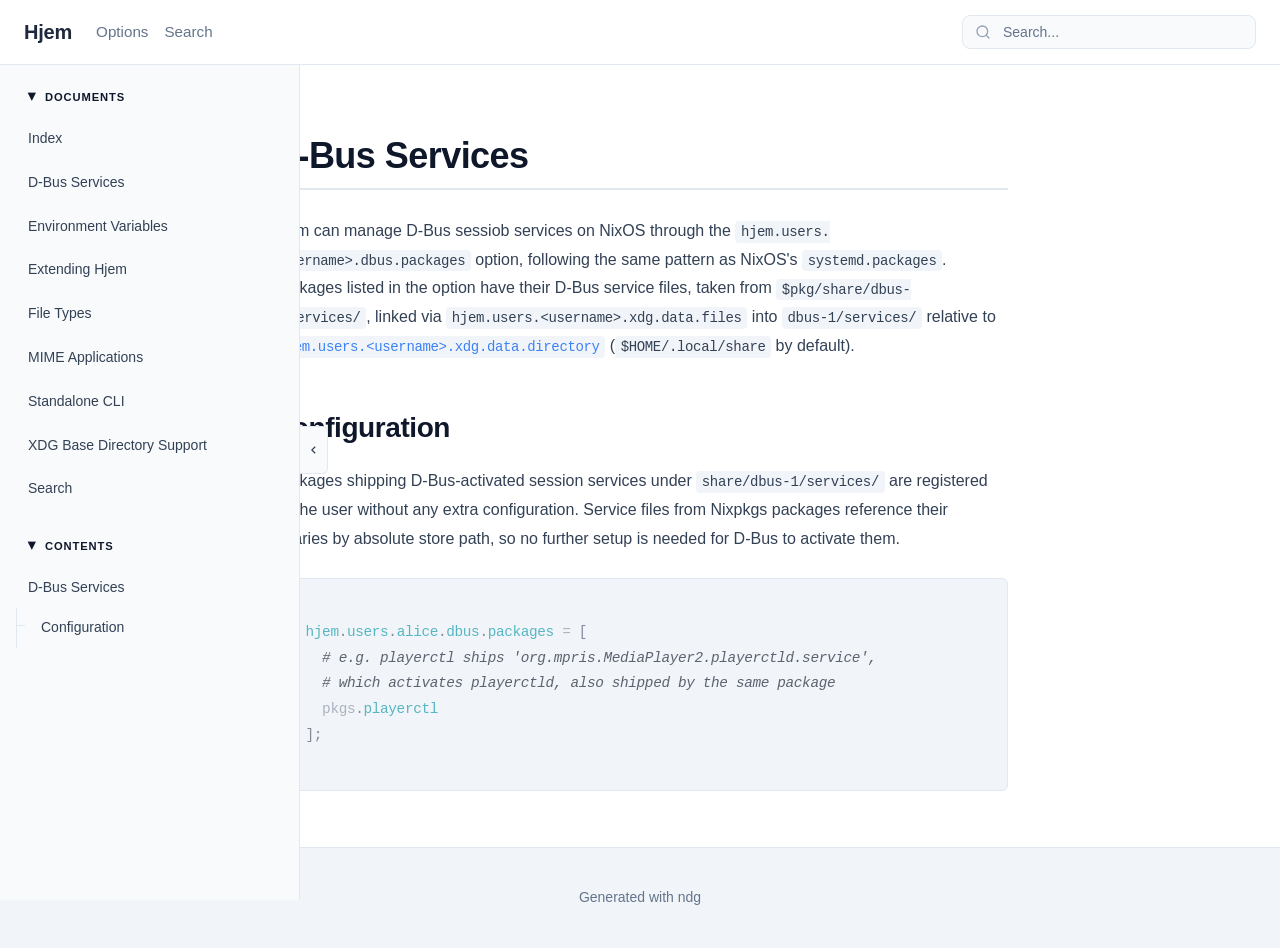
<file: dbus.html>
<!doctype html>
<html lang="en" class="no-js">
  <head>
    <meta charset="UTF-8" />
    <meta name="viewport" content="width=device-width, initial-scale=1.0" />
    <title>D-Bus Services</title>
     
    
    <script>
      document.documentElement.classList.remove("no-js");
      document.documentElement.classList.add("js");
      // Apply sidebar state immediately to prevent flash
      (function () {
        try {
          if (localStorage.getItem("sidebar-collapsed") === "true") {
            document.documentElement.classList.add("sidebar-collapsed");
          }
        } catch (e) {
          // localStorage unavailable
        }
      })();
    </script>
    <link rel="stylesheet" href="assets/style.css" />
    <script defer src="assets/main.js"></script>
    
    <script>
      window.searchNamespace = window.searchNamespace || {};
      window.searchNamespace.rootPath = "";
    </script>
    <script defer src="assets/search-core.js"></script>
    <script defer src="assets/search.js"></script>
    
  </head>
  <body>
    <div class="container">
      <header>
        <div class="header-left">
          <h1 class="site-title">
            <a href="index.html">Hjem</a>
          </h1>

          <nav class="header-nav" aria-label="Primary">
  <ul>
    <li >
      <a href="options.html">Options</a>
    </li>
    
    <li><a href="search.html">Search</a></li>
    
  </ul>
</nav>

        </div>
        
        <div class="search-container js-only">
          <input type="text" id="search-input" placeholder="Search..." aria-label="Search" autocomplete="off" />
          <div id="search-results" class="search-results"></div>
        </div>
        
      </header>

      <div class="layout">
        <button
          type="button"
          class="sidebar-toggle js-only"
          aria-label="Collapse sidebar"
          aria-expanded="true"
          aria-controls="sidebar"
        >
          <svg
            aria-hidden="true"
            xmlns="http://www.w3.org/2000/svg"
            viewBox="0 0 24 24"
            width="24"
            height="24"
          >
            <path d="M15.41 7.41L14 6l-6 6 6 6 1.41-1.41L10.83 12z"></path>
          </svg>
        </button>
        <nav id="sidebar" class="sidebar" aria-label="Sidebar">
          <details class="sidebar-section" data-section="docs" open>
            <summary>Documents</summary>
            <div class="sidebar-section-content">
              <ul>
                <li><a href="index.html">Index</a></li>
<li><a href="dbus.html">D-Bus Services</a></li>
<li><a href="environment.html">Environment Variables</a></li>
<li><a href="extending.html">Extending Hjem</a></li>
<li><a href="file-types.html">File Types</a></li>
<li><a href="mime-apps.html">MIME Applications</a></li>
<li><a href="standalone.html">Standalone CLI</a></li>
<li><a href="xdg.html">XDG Base Directory Support</a></li>
<li><a href="search.html">Search</a></li>

              </ul>
            </div>
          </details>

          <details class="sidebar-section" data-section="toc" open>
            <summary>Contents</summary>
            <div class="sidebar-section-content">
              <ul class="toc-list">
                <li><a href="#dbus">D-Bus Services</a>
<ul><li><a href="#configuration">Configuration</a>
</li></ul></li>
              </ul>
            </div>
          </details>
        </nav>

        <main class="content"><html><head></head><body><h1 id="dbus">D-Bus Services</h1>
<p>Hjem can manage D-Bus sessiob services on NixOS through the
<code>hjem.users.&lt;username&gt;.dbus.packages</code> option, following the same pattern as
NixOS's <code>systemd.packages</code>. Packages listed in the option have their D-Bus
service files, taken from <code>$pkg/share/dbus-1/services/</code>, linked via
<code>hjem.users.&lt;username&gt;.xdg.data.files</code> into <code>dbus-1/services/</code> relative to
<a class="option-reference" href="options.html#option-hjem.users._username_.xdg.data.directory"><code class="nixos-option">hjem.users.&lt;username&gt;.xdg.data.directory</code></a> (<code>$HOME/.local/share</code> by
default).</p>
<h2 id="configuration">Configuration</h2>
<p>Packages shipping D-Bus-activated session services under
<code>share/dbus-1/services/</code> are registered for the user without any extra
configuration. Service files from Nixpkgs packages reference their binaries by
absolute store path, so no further setup is needed for D-Bus to activate them.</p>
<pre class="highlight"><code class="language-nix"><span style="color:rgb(132,139,152);">{</span><br>&nbsp;&nbsp;<span style="color:rgb(86,182,194);">hjem</span><span style="color:rgb(132,139,152);">.</span><span style="color:rgb(86,182,194);">users</span><span style="color:rgb(132,139,152);">.</span><span style="color:rgb(86,182,194);">alice</span><span style="color:rgb(132,139,152);">.</span><span style="color:rgb(86,182,194);">dbus</span><span style="color:rgb(132,139,152);">.</span><span style="color:rgb(86,182,194);">packages</span>&nbsp;<span style="color:rgb(171,178,191);">=</span>&nbsp;<span style="color:rgb(132,139,152);">[</span><br>&nbsp;&nbsp;&nbsp;&nbsp;<span style="color:rgb(92,99,112);font-style: italic;">#&nbsp;e.g.&nbsp;playerctl&nbsp;ships&nbsp;'org.mpris.MediaPlayer2.playerctld.service',</span><br>&nbsp;&nbsp;&nbsp;&nbsp;<span style="color:rgb(92,99,112);font-style: italic;">#&nbsp;which&nbsp;activates&nbsp;playerctld,&nbsp;also&nbsp;shipped&nbsp;by&nbsp;the&nbsp;same&nbsp;package</span><br>&nbsp;&nbsp;&nbsp;&nbsp;<span style="color:rgb(171,178,191);">pkgs</span><span style="color:rgb(132,139,152);">.</span><span style="color:rgb(86,182,194);">playerctl</span><br>&nbsp;&nbsp;<span style="color:rgb(132,139,152);">]</span><span style="color:rgb(132,139,152);">;</span><br><span style="color:rgb(132,139,152);">}</span><br></code></pre>
</body></html></main>
      </div>

      <aside class="page-toc">
        <nav class="page-toc-nav">
          <h3>On this page</h3>
          <ul class="page-toc-list">
            <li><a href="#dbus">D-Bus Services</a>
<ul><li><a href="#configuration">Configuration</a>
</li></ul></li>
          </ul>
        </nav>
      </aside>

      <footer>
  <p>Generated with ndg</p>
</footer>

    </div>

    
  </body>
</html>
</file>
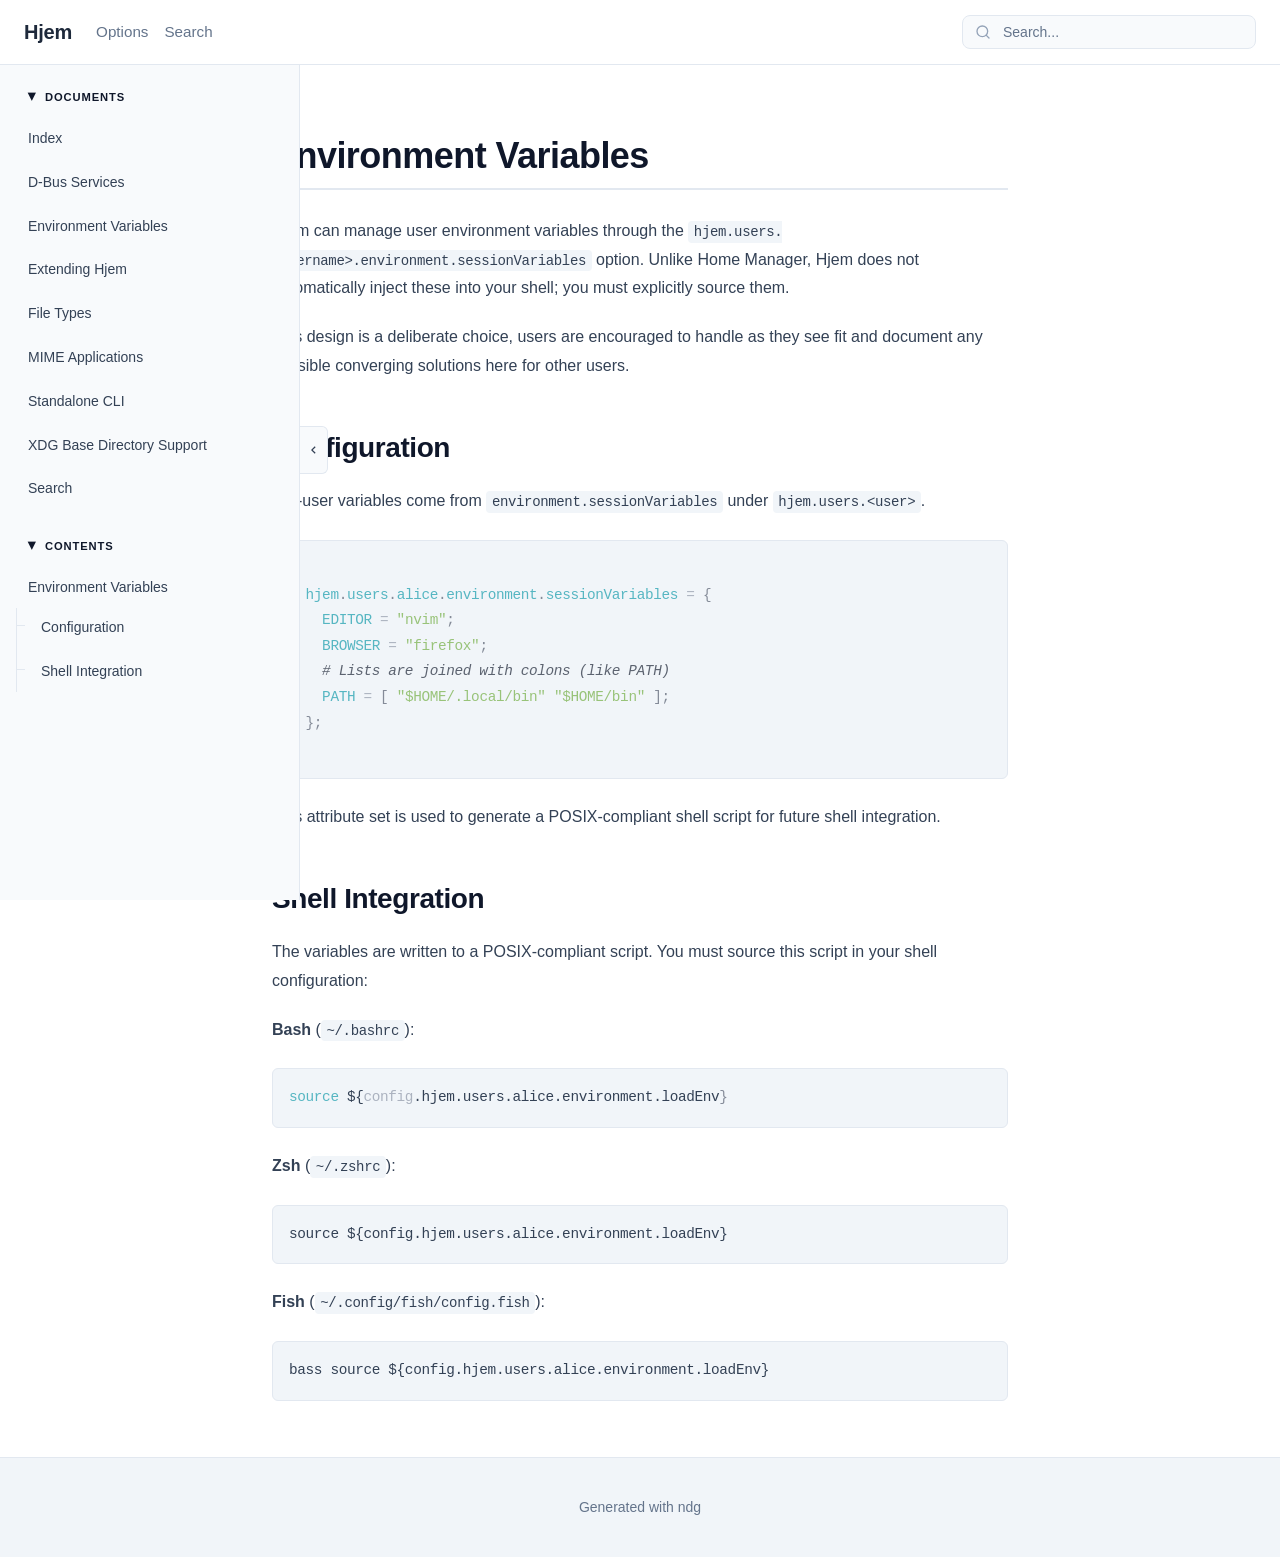
<file: environment.html>
<!doctype html>
<html lang="en" class="no-js">
  <head>
    <meta charset="UTF-8" />
    <meta name="viewport" content="width=device-width, initial-scale=1.0" />
    <title>Environment Variables</title>
     
    
    <script>
      document.documentElement.classList.remove("no-js");
      document.documentElement.classList.add("js");
      // Apply sidebar state immediately to prevent flash
      (function () {
        try {
          if (localStorage.getItem("sidebar-collapsed") === "true") {
            document.documentElement.classList.add("sidebar-collapsed");
          }
        } catch (e) {
          // localStorage unavailable
        }
      })();
    </script>
    <link rel="stylesheet" href="assets/style.css" />
    <script defer src="assets/main.js"></script>
    
    <script>
      window.searchNamespace = window.searchNamespace || {};
      window.searchNamespace.rootPath = "";
    </script>
    <script defer src="assets/search-core.js"></script>
    <script defer src="assets/search.js"></script>
    
  </head>
  <body>
    <div class="container">
      <header>
        <div class="header-left">
          <h1 class="site-title">
            <a href="index.html">Hjem</a>
          </h1>

          <nav class="header-nav" aria-label="Primary">
  <ul>
    <li >
      <a href="options.html">Options</a>
    </li>
    
    <li><a href="search.html">Search</a></li>
    
  </ul>
</nav>

        </div>
        
        <div class="search-container js-only">
          <input type="text" id="search-input" placeholder="Search..." aria-label="Search" autocomplete="off" />
          <div id="search-results" class="search-results"></div>
        </div>
        
      </header>

      <div class="layout">
        <button
          type="button"
          class="sidebar-toggle js-only"
          aria-label="Collapse sidebar"
          aria-expanded="true"
          aria-controls="sidebar"
        >
          <svg
            aria-hidden="true"
            xmlns="http://www.w3.org/2000/svg"
            viewBox="0 0 24 24"
            width="24"
            height="24"
          >
            <path d="M15.41 7.41L14 6l-6 6 6 6 1.41-1.41L10.83 12z"></path>
          </svg>
        </button>
        <nav id="sidebar" class="sidebar" aria-label="Sidebar">
          <details class="sidebar-section" data-section="docs" open>
            <summary>Documents</summary>
            <div class="sidebar-section-content">
              <ul>
                <li><a href="index.html">Index</a></li>
<li><a href="dbus.html">D-Bus Services</a></li>
<li><a href="environment.html">Environment Variables</a></li>
<li><a href="extending.html">Extending Hjem</a></li>
<li><a href="file-types.html">File Types</a></li>
<li><a href="mime-apps.html">MIME Applications</a></li>
<li><a href="standalone.html">Standalone CLI</a></li>
<li><a href="xdg.html">XDG Base Directory Support</a></li>
<li><a href="search.html">Search</a></li>

              </ul>
            </div>
          </details>

          <details class="sidebar-section" data-section="toc" open>
            <summary>Contents</summary>
            <div class="sidebar-section-content">
              <ul class="toc-list">
                <li><a href="#environment-variables">Environment Variables</a>
<ul><li><a href="#configuration">Configuration</a>
<li><a href="#shell-integration">Shell Integration</a>
</li></ul></li>
              </ul>
            </div>
          </details>
        </nav>

        <main class="content"><html><head></head><body><h1 id="environment-variables">Environment Variables</h1>
<p>Hjem can manage user environment variables through the
<code>hjem.users.&lt;username&gt;.environment.sessionVariables</code> option. Unlike Home
Manager, Hjem does not automatically inject these into your shell; you must
explicitly source them.</p>
<p>This design is a deliberate choice, users are encouraged to handle as they see
fit and document any possible converging solutions here for other users.</p>
<h2 id="configuration">Configuration</h2>
<p>Per-user variables come from <code>environment.sessionVariables</code> under
<code>hjem.users.&lt;user&gt;</code>.</p>
<pre class="highlight"><code class="language-nix"><span style="color:rgb(132,139,152);">{</span><br>&nbsp;&nbsp;<span style="color:rgb(86,182,194);">hjem</span><span style="color:rgb(132,139,152);">.</span><span style="color:rgb(86,182,194);">users</span><span style="color:rgb(132,139,152);">.</span><span style="color:rgb(86,182,194);">alice</span><span style="color:rgb(132,139,152);">.</span><span style="color:rgb(86,182,194);">environment</span><span style="color:rgb(132,139,152);">.</span><span style="color:rgb(86,182,194);">sessionVariables</span>&nbsp;<span style="color:rgb(171,178,191);">=</span>&nbsp;<span style="color:rgb(132,139,152);">{</span><br>&nbsp;&nbsp;&nbsp;&nbsp;<span style="color:rgb(86,182,194);">EDITOR</span>&nbsp;<span style="color:rgb(171,178,191);">=</span>&nbsp;<span style="color:rgb(152,195,121);">"</span><span style="color:rgb(152,195,121);">nvim</span><span style="color:rgb(152,195,121);">"</span><span style="color:rgb(132,139,152);">;</span><br>&nbsp;&nbsp;&nbsp;&nbsp;<span style="color:rgb(86,182,194);">BROWSER</span>&nbsp;<span style="color:rgb(171,178,191);">=</span>&nbsp;<span style="color:rgb(152,195,121);">"</span><span style="color:rgb(152,195,121);">firefox</span><span style="color:rgb(152,195,121);">"</span><span style="color:rgb(132,139,152);">;</span><br>&nbsp;&nbsp;&nbsp;&nbsp;<span style="color:rgb(92,99,112);font-style: italic;">#&nbsp;Lists&nbsp;are&nbsp;joined&nbsp;with&nbsp;colons&nbsp;(like&nbsp;PATH)</span><br>&nbsp;&nbsp;&nbsp;&nbsp;<span style="color:rgb(86,182,194);">PATH</span>&nbsp;<span style="color:rgb(171,178,191);">=</span>&nbsp;<span style="color:rgb(132,139,152);">[</span>&nbsp;<span style="color:rgb(152,195,121);">"</span><span style="color:rgb(152,195,121);">$HOME/.local/bin</span><span style="color:rgb(152,195,121);">"</span>&nbsp;<span style="color:rgb(152,195,121);">"</span><span style="color:rgb(152,195,121);">$HOME/bin</span><span style="color:rgb(152,195,121);">"</span>&nbsp;<span style="color:rgb(132,139,152);">]</span><span style="color:rgb(132,139,152);">;</span><br>&nbsp;&nbsp;<span style="color:rgb(132,139,152);">}</span><span style="color:rgb(132,139,152);">;</span><br><span style="color:rgb(132,139,152);">}</span><br></code></pre>
<p>This attribute set is used to generate a POSIX-compliant shell script for future
shell integration.</p>
<h2 id="shell-integration">Shell Integration</h2>
<p>The variables are written to a POSIX-compliant script. You must source this
script in your shell configuration:</p>
<p><strong>Bash</strong> (<code>~/.bashrc</code>):</p>
<pre class="highlight"><code class="language-bash"><span style="color:rgb(86,182,194);">source</span>&nbsp;${<span style="color:rgb(171,178,191);">config</span>.hjem.users.alice.environment.loadEnv<span style="color:rgb(132,139,152);">}</span><br></code></pre>
<p><strong>Zsh</strong> (<code>~/.zshrc</code>):</p>
<pre><code class="language-zsh">source ${config.hjem.users.alice.environment.loadEnv}
</code></pre>
<p><strong>Fish</strong> (<code>~/.config/fish/config.fish</code>):</p>
<pre><code class="language-fish">bass source ${config.hjem.users.alice.environment.loadEnv}
</code></pre>
</body></html></main>
      </div>

      <aside class="page-toc">
        <nav class="page-toc-nav">
          <h3>On this page</h3>
          <ul class="page-toc-list">
            <li><a href="#environment-variables">Environment Variables</a>
<ul><li><a href="#configuration">Configuration</a>
<li><a href="#shell-integration">Shell Integration</a>
</li></ul></li>
          </ul>
        </nav>
      </aside>

      <footer>
  <p>Generated with ndg</p>
</footer>

    </div>

    
  </body>
</html>
</file>
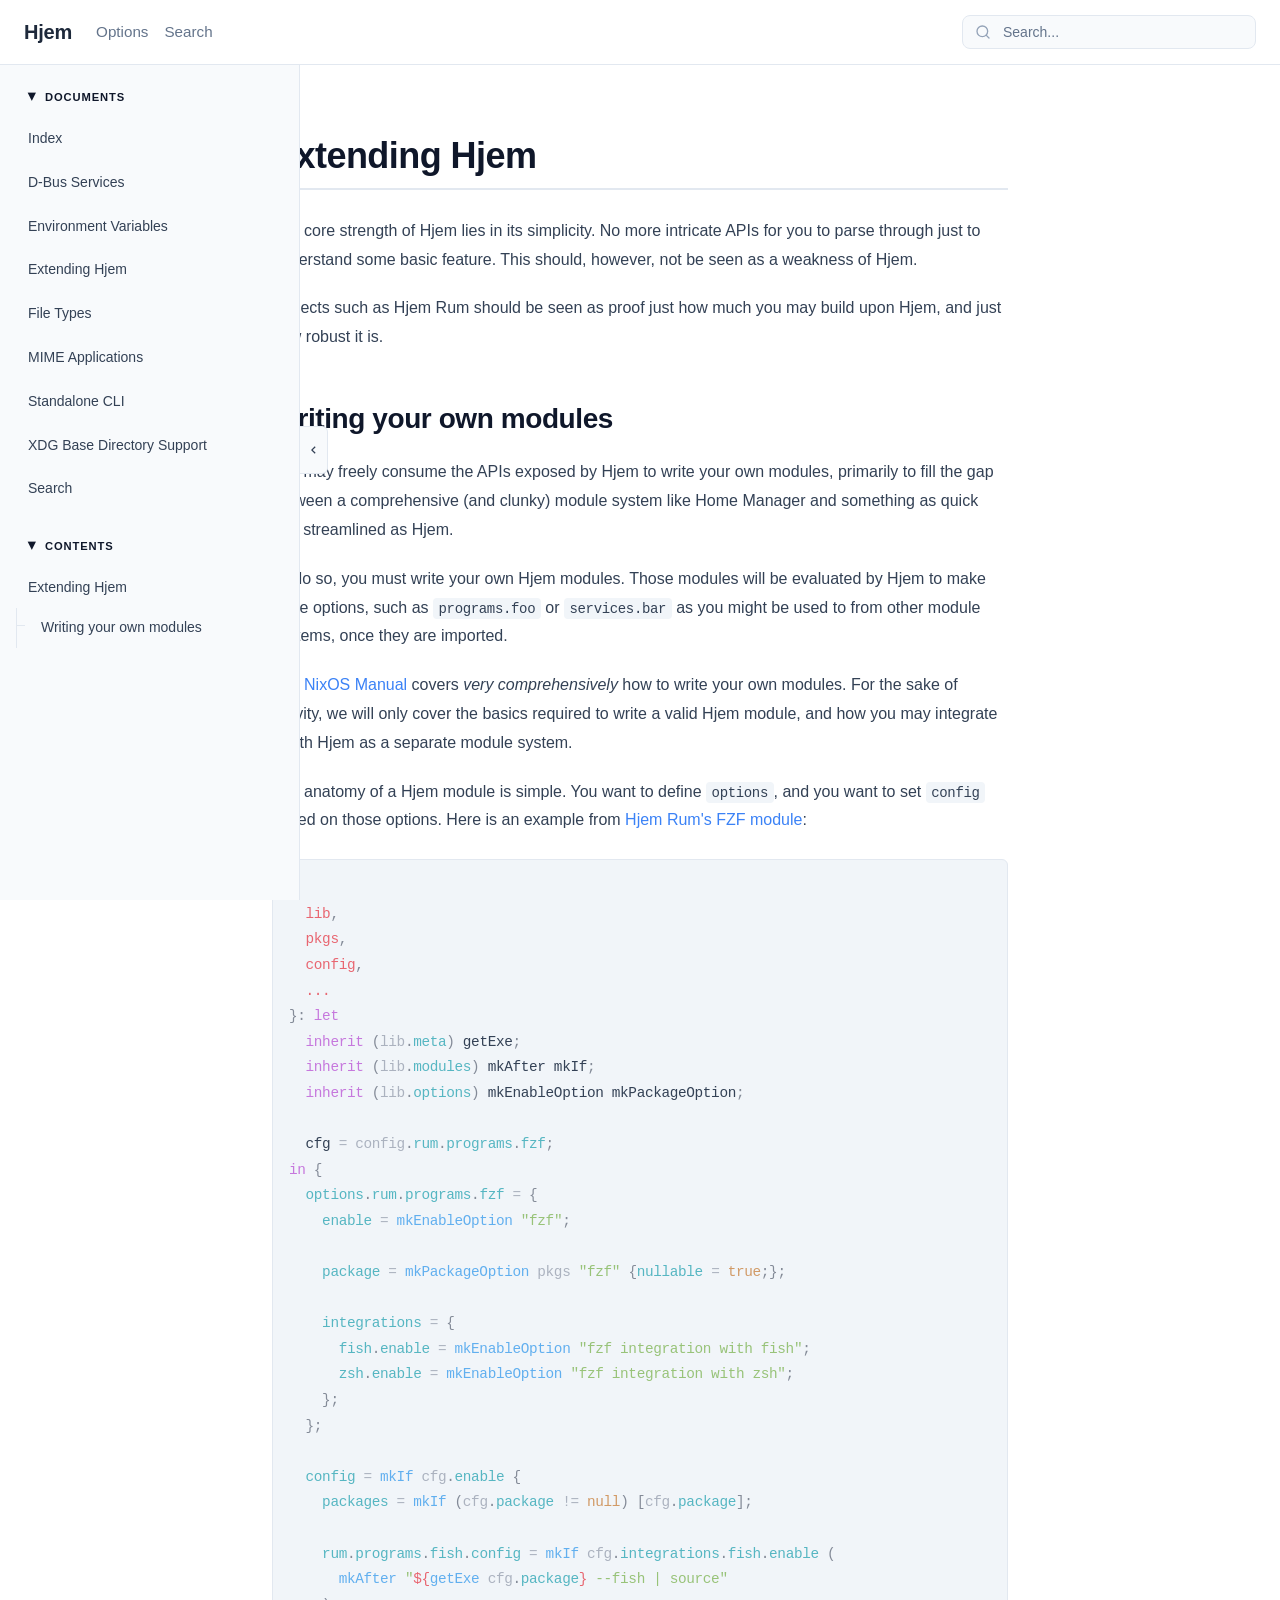
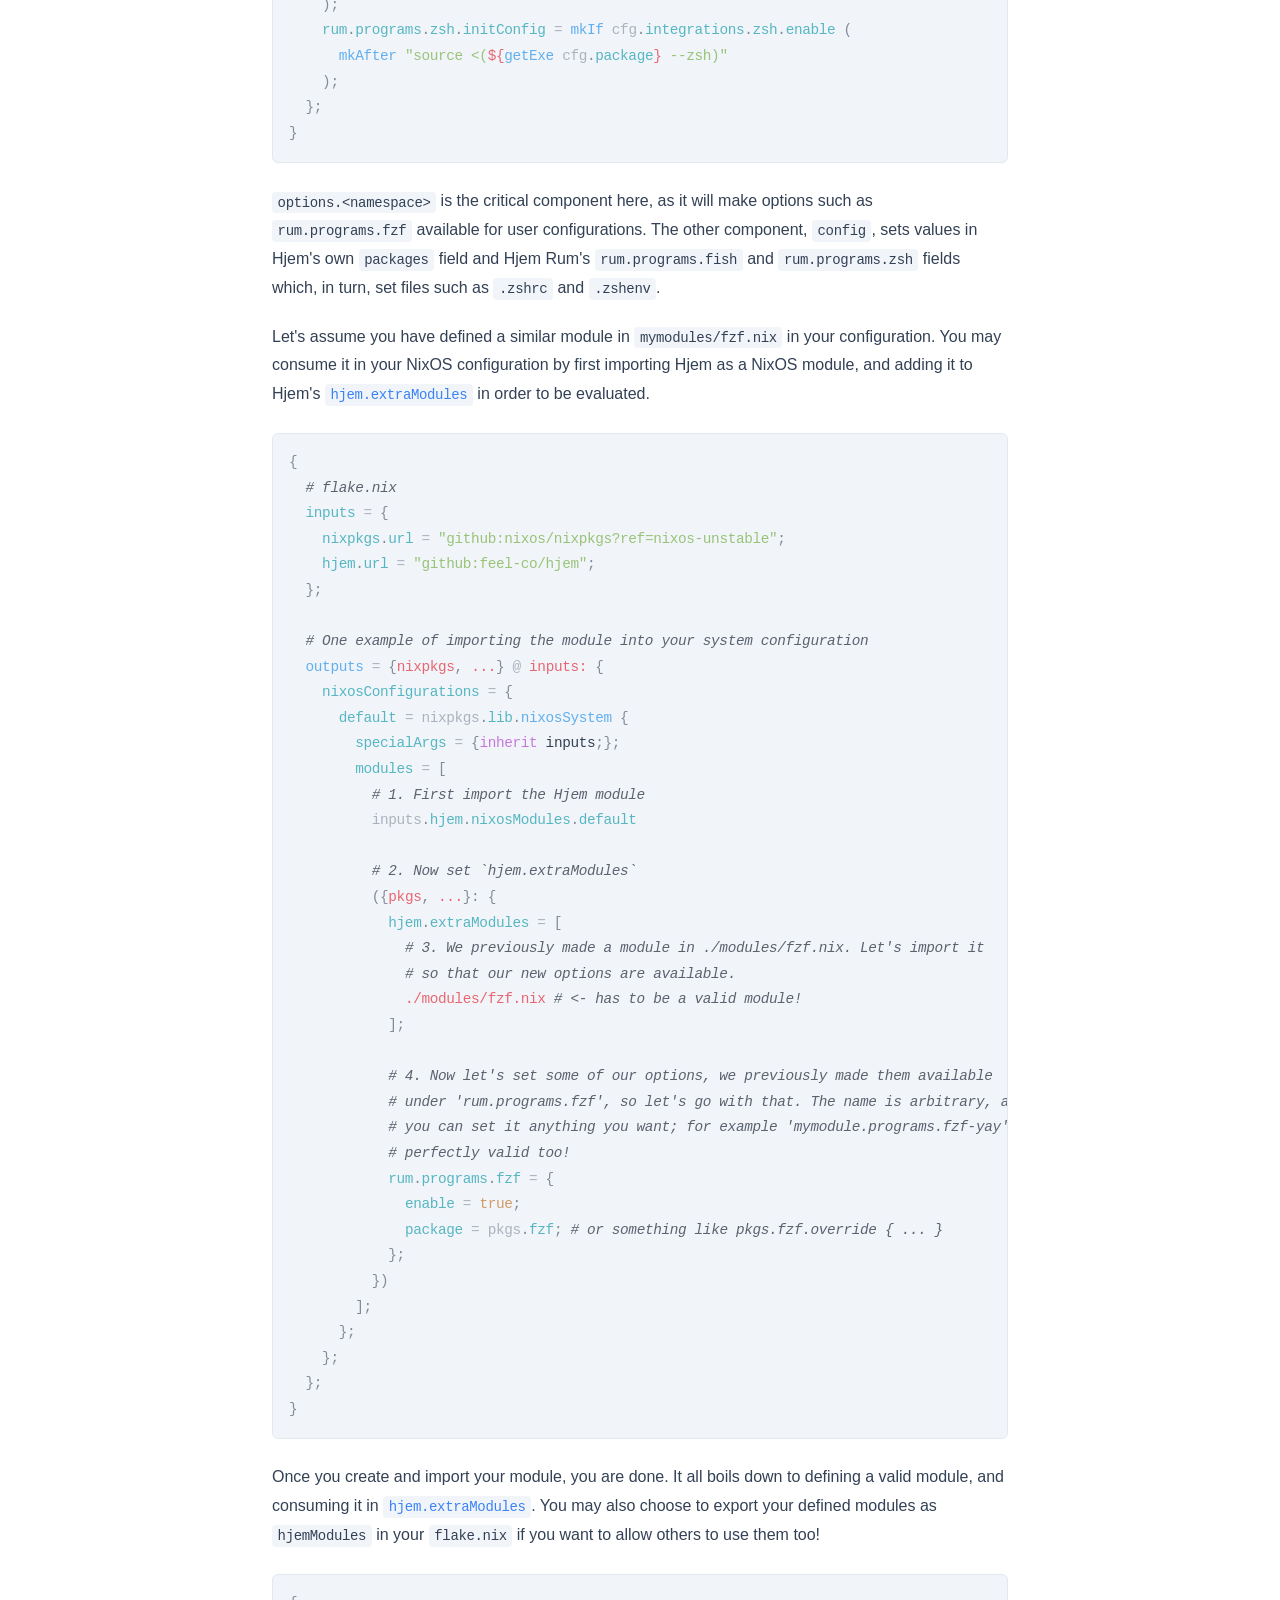
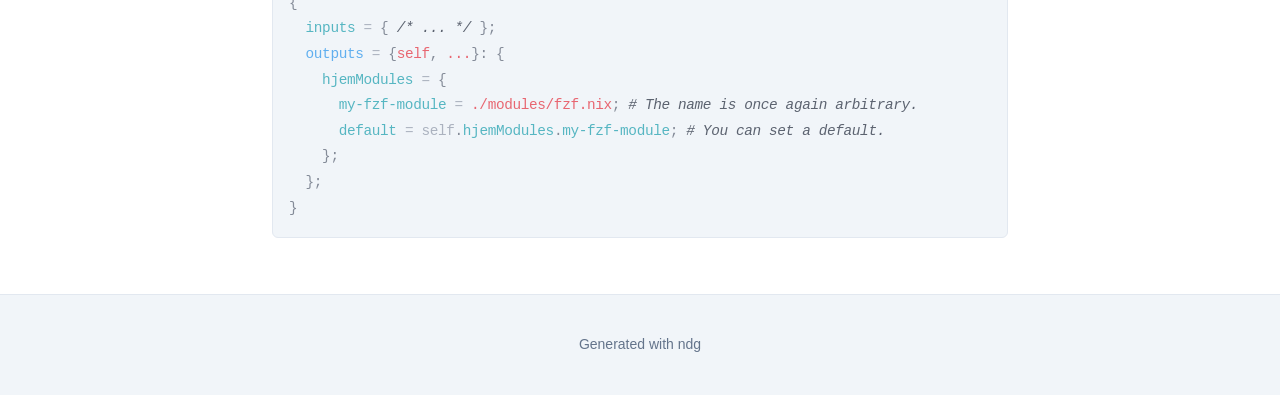
<file: extending.html>
<!doctype html>
<html lang="en" class="no-js">
  <head>
    <meta charset="UTF-8" />
    <meta name="viewport" content="width=device-width, initial-scale=1.0" />
    <title>Extending Hjem</title>
     
    
    <script>
      document.documentElement.classList.remove("no-js");
      document.documentElement.classList.add("js");
      // Apply sidebar state immediately to prevent flash
      (function () {
        try {
          if (localStorage.getItem("sidebar-collapsed") === "true") {
            document.documentElement.classList.add("sidebar-collapsed");
          }
        } catch (e) {
          // localStorage unavailable
        }
      })();
    </script>
    <link rel="stylesheet" href="assets/style.css" />
    <script defer src="assets/main.js"></script>
    
    <script>
      window.searchNamespace = window.searchNamespace || {};
      window.searchNamespace.rootPath = "";
    </script>
    <script defer src="assets/search-core.js"></script>
    <script defer src="assets/search.js"></script>
    
  </head>
  <body>
    <div class="container">
      <header>
        <div class="header-left">
          <h1 class="site-title">
            <a href="index.html">Hjem</a>
          </h1>

          <nav class="header-nav" aria-label="Primary">
  <ul>
    <li >
      <a href="options.html">Options</a>
    </li>
    
    <li><a href="search.html">Search</a></li>
    
  </ul>
</nav>

        </div>
        
        <div class="search-container js-only">
          <input type="text" id="search-input" placeholder="Search..." aria-label="Search" autocomplete="off" />
          <div id="search-results" class="search-results"></div>
        </div>
        
      </header>

      <div class="layout">
        <button
          type="button"
          class="sidebar-toggle js-only"
          aria-label="Collapse sidebar"
          aria-expanded="true"
          aria-controls="sidebar"
        >
          <svg
            aria-hidden="true"
            xmlns="http://www.w3.org/2000/svg"
            viewBox="0 0 24 24"
            width="24"
            height="24"
          >
            <path d="M15.41 7.41L14 6l-6 6 6 6 1.41-1.41L10.83 12z"></path>
          </svg>
        </button>
        <nav id="sidebar" class="sidebar" aria-label="Sidebar">
          <details class="sidebar-section" data-section="docs" open>
            <summary>Documents</summary>
            <div class="sidebar-section-content">
              <ul>
                <li><a href="index.html">Index</a></li>
<li><a href="dbus.html">D-Bus Services</a></li>
<li><a href="environment.html">Environment Variables</a></li>
<li><a href="extending.html">Extending Hjem</a></li>
<li><a href="file-types.html">File Types</a></li>
<li><a href="mime-apps.html">MIME Applications</a></li>
<li><a href="standalone.html">Standalone CLI</a></li>
<li><a href="xdg.html">XDG Base Directory Support</a></li>
<li><a href="search.html">Search</a></li>

              </ul>
            </div>
          </details>

          <details class="sidebar-section" data-section="toc" open>
            <summary>Contents</summary>
            <div class="sidebar-section-content">
              <ul class="toc-list">
                <li><a href="#extending-hjem">Extending Hjem</a>
<ul><li><a href="#writing-hjem-modules">Writing your own modules</a>
</li></ul></li>
              </ul>
            </div>
          </details>
        </nav>

        <main class="content"><html><head></head><body><h1 id="extending-hjem">Extending Hjem</h1>
<p>The core strength of Hjem lies in its simplicity. No more intricate APIs for you
to parse through just to understand some basic feature. This should, however,
not be seen as a weakness of Hjem.</p>
<p>Projects such as Hjem Rum should be seen as proof just how much you may build
upon Hjem, and just how robust it is.</p>
<h2 id="writing-hjem-modules">Writing your own modules</h2>
<p>You may freely consume the APIs exposed by Hjem to write your own modules,
primarily to fill the gap between a comprehensive (and clunky) module system
like Home Manager and something as quick and streamlined as Hjem.</p>
<p>To do so, you must write your own Hjem modules. Those modules will be evaluated
by Hjem to make more options, such as <code>programs.foo</code> or <code>services.bar</code> as you
might be used to from other module systems, once they are imported.</p>
<p>The <a href="https://nixos.org/manual/nixos/stable/#sec-writing-modules">NixOS Manual</a> covers <em>very comprehensively</em> how to write your own modules.
For the sake of brevity, we will only cover the basics required to write a valid
Hjem module, and how you may integrate it with Hjem as a separate module system.</p>
<p>The anatomy of a Hjem module is simple. You want to define <code>options</code>, and you
want to set <code>config</code> based on those options. Here is an example from
<a href="https://github.com/snugnug/hjem-rum/blob/0f6b280c6c6073258da1a093d9aeae9368daedce/modules/collection/programs/fzf.nix">Hjem Rum's FZF module</a>:</p>
<pre class="highlight"><code class="language-nix"><span style="color:rgb(132,139,152);">{</span><br>&nbsp;&nbsp;<span style="color:rgb(232,102,113);">lib</span><span style="color:rgb(132,139,152);">,</span><br>&nbsp;&nbsp;<span style="color:rgb(232,102,113);">pkgs</span><span style="color:rgb(132,139,152);">,</span><br>&nbsp;&nbsp;<span style="color:rgb(232,102,113);">config</span><span style="color:rgb(132,139,152);">,</span><br>&nbsp;&nbsp;<span style="color:rgb(232,102,113);">...</span><br><span style="color:rgb(132,139,152);">}</span><span style="color:rgb(132,139,152);">:</span>&nbsp;<span style="color:rgb(198,120,221);">let</span><br>&nbsp;&nbsp;<span style="color:rgb(198,120,221);">inherit</span>&nbsp;<span style="color:rgb(132,139,152);">(</span><span style="color:rgb(171,178,191);">lib</span><span style="color:rgb(132,139,152);">.</span><span style="color:rgb(86,182,194);">meta</span><span style="color:rgb(132,139,152);">)</span>&nbsp;getExe<span style="color:rgb(132,139,152);">;</span><br>&nbsp;&nbsp;<span style="color:rgb(198,120,221);">inherit</span>&nbsp;<span style="color:rgb(132,139,152);">(</span><span style="color:rgb(171,178,191);">lib</span><span style="color:rgb(132,139,152);">.</span><span style="color:rgb(86,182,194);">modules</span><span style="color:rgb(132,139,152);">)</span>&nbsp;mkAfter&nbsp;mkIf<span style="color:rgb(132,139,152);">;</span><br>&nbsp;&nbsp;<span style="color:rgb(198,120,221);">inherit</span>&nbsp;<span style="color:rgb(132,139,152);">(</span><span style="color:rgb(171,178,191);">lib</span><span style="color:rgb(132,139,152);">.</span><span style="color:rgb(86,182,194);">options</span><span style="color:rgb(132,139,152);">)</span>&nbsp;mkEnableOption&nbsp;mkPackageOption<span style="color:rgb(132,139,152);">;</span><br><br>&nbsp;&nbsp;cfg&nbsp;<span style="color:rgb(171,178,191);">=</span>&nbsp;<span style="color:rgb(171,178,191);">config</span><span style="color:rgb(132,139,152);">.</span><span style="color:rgb(86,182,194);">rum</span><span style="color:rgb(132,139,152);">.</span><span style="color:rgb(86,182,194);">programs</span><span style="color:rgb(132,139,152);">.</span><span style="color:rgb(86,182,194);">fzf</span><span style="color:rgb(132,139,152);">;</span><br><span style="color:rgb(198,120,221);">in</span>&nbsp;<span style="color:rgb(132,139,152);">{</span><br>&nbsp;&nbsp;<span style="color:rgb(86,182,194);">options</span><span style="color:rgb(132,139,152);">.</span><span style="color:rgb(86,182,194);">rum</span><span style="color:rgb(132,139,152);">.</span><span style="color:rgb(86,182,194);">programs</span><span style="color:rgb(132,139,152);">.</span><span style="color:rgb(86,182,194);">fzf</span>&nbsp;<span style="color:rgb(171,178,191);">=</span>&nbsp;<span style="color:rgb(132,139,152);">{</span><br>&nbsp;&nbsp;&nbsp;&nbsp;<span style="color:rgb(86,182,194);">enable</span>&nbsp;<span style="color:rgb(171,178,191);">=</span>&nbsp;<span style="color:rgb(97,175,239);">mkEnableOption</span>&nbsp;<span style="color:rgb(152,195,121);">"</span><span style="color:rgb(152,195,121);">fzf</span><span style="color:rgb(152,195,121);">"</span><span style="color:rgb(132,139,152);">;</span><br><br>&nbsp;&nbsp;&nbsp;&nbsp;<span style="color:rgb(86,182,194);">package</span>&nbsp;<span style="color:rgb(171,178,191);">=</span>&nbsp;<span style="color:rgb(97,175,239);">mkPackageOption</span>&nbsp;<span style="color:rgb(171,178,191);">pkgs</span>&nbsp;<span style="color:rgb(152,195,121);">"</span><span style="color:rgb(152,195,121);">fzf</span><span style="color:rgb(152,195,121);">"</span>&nbsp;<span style="color:rgb(132,139,152);">{</span><span style="color:rgb(86,182,194);">nullable</span>&nbsp;<span style="color:rgb(171,178,191);">=</span>&nbsp;<span style="color:rgb(209,154,102);">true</span><span style="color:rgb(132,139,152);">;</span><span style="color:rgb(132,139,152);">}</span><span style="color:rgb(132,139,152);">;</span><br><br>&nbsp;&nbsp;&nbsp;&nbsp;<span style="color:rgb(86,182,194);">integrations</span>&nbsp;<span style="color:rgb(171,178,191);">=</span>&nbsp;<span style="color:rgb(132,139,152);">{</span><br>&nbsp;&nbsp;&nbsp;&nbsp;&nbsp;&nbsp;<span style="color:rgb(86,182,194);">fish</span><span style="color:rgb(132,139,152);">.</span><span style="color:rgb(86,182,194);">enable</span>&nbsp;<span style="color:rgb(171,178,191);">=</span>&nbsp;<span style="color:rgb(97,175,239);">mkEnableOption</span>&nbsp;<span style="color:rgb(152,195,121);">"</span><span style="color:rgb(152,195,121);">fzf&nbsp;integration&nbsp;with&nbsp;fish</span><span style="color:rgb(152,195,121);">"</span><span style="color:rgb(132,139,152);">;</span><br>&nbsp;&nbsp;&nbsp;&nbsp;&nbsp;&nbsp;<span style="color:rgb(86,182,194);">zsh</span><span style="color:rgb(132,139,152);">.</span><span style="color:rgb(86,182,194);">enable</span>&nbsp;<span style="color:rgb(171,178,191);">=</span>&nbsp;<span style="color:rgb(97,175,239);">mkEnableOption</span>&nbsp;<span style="color:rgb(152,195,121);">"</span><span style="color:rgb(152,195,121);">fzf&nbsp;integration&nbsp;with&nbsp;zsh</span><span style="color:rgb(152,195,121);">"</span><span style="color:rgb(132,139,152);">;</span><br>&nbsp;&nbsp;&nbsp;&nbsp;<span style="color:rgb(132,139,152);">}</span><span style="color:rgb(132,139,152);">;</span><br>&nbsp;&nbsp;<span style="color:rgb(132,139,152);">}</span><span style="color:rgb(132,139,152);">;</span><br><br>&nbsp;&nbsp;<span style="color:rgb(86,182,194);">config</span>&nbsp;<span style="color:rgb(171,178,191);">=</span>&nbsp;<span style="color:rgb(97,175,239);">mkIf</span>&nbsp;<span style="color:rgb(171,178,191);">cfg</span><span style="color:rgb(132,139,152);">.</span><span style="color:rgb(86,182,194);">enable</span>&nbsp;<span style="color:rgb(132,139,152);">{</span><br>&nbsp;&nbsp;&nbsp;&nbsp;<span style="color:rgb(86,182,194);">packages</span>&nbsp;<span style="color:rgb(171,178,191);">=</span>&nbsp;<span style="color:rgb(97,175,239);">mkIf</span>&nbsp;<span style="color:rgb(132,139,152);">(</span><span style="color:rgb(171,178,191);">cfg</span><span style="color:rgb(132,139,152);">.</span><span style="color:rgb(86,182,194);">package</span>&nbsp;<span style="color:rgb(171,178,191);">!=</span>&nbsp;<span style="color:rgb(209,154,102);">null</span><span style="color:rgb(132,139,152);">)</span>&nbsp;<span style="color:rgb(132,139,152);">[</span><span style="color:rgb(171,178,191);">cfg</span><span style="color:rgb(132,139,152);">.</span><span style="color:rgb(86,182,194);">package</span><span style="color:rgb(132,139,152);">]</span><span style="color:rgb(132,139,152);">;</span><br><br>&nbsp;&nbsp;&nbsp;&nbsp;<span style="color:rgb(86,182,194);">rum</span><span style="color:rgb(132,139,152);">.</span><span style="color:rgb(86,182,194);">programs</span><span style="color:rgb(132,139,152);">.</span><span style="color:rgb(86,182,194);">fish</span><span style="color:rgb(132,139,152);">.</span><span style="color:rgb(86,182,194);">config</span>&nbsp;<span style="color:rgb(171,178,191);">=</span>&nbsp;<span style="color:rgb(97,175,239);">mkIf</span>&nbsp;<span style="color:rgb(171,178,191);">cfg</span><span style="color:rgb(132,139,152);">.</span><span style="color:rgb(86,182,194);">integrations</span><span style="color:rgb(132,139,152);">.</span><span style="color:rgb(86,182,194);">fish</span><span style="color:rgb(132,139,152);">.</span><span style="color:rgb(86,182,194);">enable</span>&nbsp;<span style="color:rgb(132,139,152);">(</span><br>&nbsp;&nbsp;&nbsp;&nbsp;&nbsp;&nbsp;<span style="color:rgb(97,175,239);">mkAfter</span>&nbsp;<span style="color:rgb(152,195,121);">"</span><span style="color:rgb(232,102,113);">${</span><span style="color:rgb(97,175,239);">getExe</span>&nbsp;<span style="color:rgb(171,178,191);">cfg</span><span style="color:rgb(132,139,152);">.</span><span style="color:rgb(86,182,194);">package</span><span style="color:rgb(232,102,113);">}</span><span style="color:rgb(152,195,121);">&nbsp;--fish&nbsp;|&nbsp;source</span><span style="color:rgb(152,195,121);">"</span><br>&nbsp;&nbsp;&nbsp;&nbsp;<span style="color:rgb(132,139,152);">)</span><span style="color:rgb(132,139,152);">;</span><br>&nbsp;&nbsp;&nbsp;&nbsp;<span style="color:rgb(86,182,194);">rum</span><span style="color:rgb(132,139,152);">.</span><span style="color:rgb(86,182,194);">programs</span><span style="color:rgb(132,139,152);">.</span><span style="color:rgb(86,182,194);">zsh</span><span style="color:rgb(132,139,152);">.</span><span style="color:rgb(86,182,194);">initConfig</span>&nbsp;<span style="color:rgb(171,178,191);">=</span>&nbsp;<span style="color:rgb(97,175,239);">mkIf</span>&nbsp;<span style="color:rgb(171,178,191);">cfg</span><span style="color:rgb(132,139,152);">.</span><span style="color:rgb(86,182,194);">integrations</span><span style="color:rgb(132,139,152);">.</span><span style="color:rgb(86,182,194);">zsh</span><span style="color:rgb(132,139,152);">.</span><span style="color:rgb(86,182,194);">enable</span>&nbsp;<span style="color:rgb(132,139,152);">(</span><br>&nbsp;&nbsp;&nbsp;&nbsp;&nbsp;&nbsp;<span style="color:rgb(97,175,239);">mkAfter</span>&nbsp;<span style="color:rgb(152,195,121);">"</span><span style="color:rgb(152,195,121);">source&nbsp;&lt;(</span><span style="color:rgb(232,102,113);">${</span><span style="color:rgb(97,175,239);">getExe</span>&nbsp;<span style="color:rgb(171,178,191);">cfg</span><span style="color:rgb(132,139,152);">.</span><span style="color:rgb(86,182,194);">package</span><span style="color:rgb(232,102,113);">}</span><span style="color:rgb(152,195,121);">&nbsp;--zsh)</span><span style="color:rgb(152,195,121);">"</span><br>&nbsp;&nbsp;&nbsp;&nbsp;<span style="color:rgb(132,139,152);">)</span><span style="color:rgb(132,139,152);">;</span><br>&nbsp;&nbsp;<span style="color:rgb(132,139,152);">}</span><span style="color:rgb(132,139,152);">;</span><br><span style="color:rgb(132,139,152);">}</span><br></code></pre>
<p><code>options.&lt;namespace&gt;</code> is the critical component here, as it will make options
such as <code>rum.programs.fzf</code> available for user configurations. The other
component, <code>config</code>, sets values in Hjem's own <code>packages</code> field and Hjem Rum's
<code>rum.programs.fish</code> and <code>rum.programs.zsh</code> fields which, in turn, set files such
as <code>.zshrc</code> and <code>.zshenv</code>.</p>
<p>Let's assume you have defined a similar module in <code>mymodules/fzf.nix</code> in your
configuration. You may consume it in your NixOS configuration by first importing
Hjem as a NixOS module, and adding it to Hjem's <a class="option-reference" href="options.html#option-hjem.extraModules"><code class="nixos-option">hjem.extraModules</code></a> in
order to be evaluated.</p>
<pre class="highlight"><code class="language-nix"><span style="color:rgb(132,139,152);">{</span><br>&nbsp;&nbsp;<span style="color:rgb(92,99,112);font-style: italic;">#&nbsp;flake.nix</span><br>&nbsp;&nbsp;<span style="color:rgb(86,182,194);">inputs</span>&nbsp;<span style="color:rgb(171,178,191);">=</span>&nbsp;<span style="color:rgb(132,139,152);">{</span><br>&nbsp;&nbsp;&nbsp;&nbsp;<span style="color:rgb(86,182,194);">nixpkgs</span><span style="color:rgb(132,139,152);">.</span><span style="color:rgb(86,182,194);">url</span>&nbsp;<span style="color:rgb(171,178,191);">=</span>&nbsp;<span style="color:rgb(152,195,121);">"</span><span style="color:rgb(152,195,121);">github:nixos/nixpkgs?ref=nixos-unstable</span><span style="color:rgb(152,195,121);">"</span><span style="color:rgb(132,139,152);">;</span><br>&nbsp;&nbsp;&nbsp;&nbsp;<span style="color:rgb(86,182,194);">hjem</span><span style="color:rgb(132,139,152);">.</span><span style="color:rgb(86,182,194);">url</span>&nbsp;<span style="color:rgb(171,178,191);">=</span>&nbsp;<span style="color:rgb(152,195,121);">"</span><span style="color:rgb(152,195,121);">github:feel-co/hjem</span><span style="color:rgb(152,195,121);">"</span><span style="color:rgb(132,139,152);">;</span><br>&nbsp;&nbsp;<span style="color:rgb(132,139,152);">}</span><span style="color:rgb(132,139,152);">;</span><br><br>&nbsp;&nbsp;<span style="color:rgb(92,99,112);font-style: italic;">#&nbsp;One&nbsp;example&nbsp;of&nbsp;importing&nbsp;the&nbsp;module&nbsp;into&nbsp;your&nbsp;system&nbsp;configuration</span><br>&nbsp;&nbsp;<span style="color:rgb(97,175,239);">outputs</span>&nbsp;<span style="color:rgb(171,178,191);">=</span>&nbsp;<span style="color:rgb(132,139,152);">{</span><span style="color:rgb(232,102,113);">nixpkgs</span><span style="color:rgb(132,139,152);">,</span>&nbsp;<span style="color:rgb(232,102,113);">...</span><span style="color:rgb(132,139,152);">}</span>&nbsp;<span style="color:rgb(171,178,191);">@</span>&nbsp;<span style="color:rgb(232,102,113);">inputs</span><span style="color:rgb(232,102,113);">:</span>&nbsp;<span style="color:rgb(132,139,152);">{</span><br>&nbsp;&nbsp;&nbsp;&nbsp;<span style="color:rgb(86,182,194);">nixosConfigurations</span>&nbsp;<span style="color:rgb(171,178,191);">=</span>&nbsp;<span style="color:rgb(132,139,152);">{</span><br>&nbsp;&nbsp;&nbsp;&nbsp;&nbsp;&nbsp;<span style="color:rgb(86,182,194);">default</span>&nbsp;<span style="color:rgb(171,178,191);">=</span>&nbsp;<span style="color:rgb(171,178,191);">nixpkgs</span><span style="color:rgb(132,139,152);">.</span><span style="color:rgb(86,182,194);">lib</span><span style="color:rgb(132,139,152);">.</span><span style="color:rgb(97,175,239);">nixosSystem</span>&nbsp;<span style="color:rgb(132,139,152);">{</span><br>&nbsp;&nbsp;&nbsp;&nbsp;&nbsp;&nbsp;&nbsp;&nbsp;<span style="color:rgb(86,182,194);">specialArgs</span>&nbsp;<span style="color:rgb(171,178,191);">=</span>&nbsp;<span style="color:rgb(132,139,152);">{</span><span style="color:rgb(198,120,221);">inherit</span>&nbsp;inputs<span style="color:rgb(132,139,152);">;</span><span style="color:rgb(132,139,152);">}</span><span style="color:rgb(132,139,152);">;</span><br>&nbsp;&nbsp;&nbsp;&nbsp;&nbsp;&nbsp;&nbsp;&nbsp;<span style="color:rgb(86,182,194);">modules</span>&nbsp;<span style="color:rgb(171,178,191);">=</span>&nbsp;<span style="color:rgb(132,139,152);">[</span><br>&nbsp;&nbsp;&nbsp;&nbsp;&nbsp;&nbsp;&nbsp;&nbsp;&nbsp;&nbsp;<span style="color:rgb(92,99,112);font-style: italic;">#&nbsp;1.&nbsp;First&nbsp;import&nbsp;the&nbsp;Hjem&nbsp;module</span><br>&nbsp;&nbsp;&nbsp;&nbsp;&nbsp;&nbsp;&nbsp;&nbsp;&nbsp;&nbsp;<span style="color:rgb(171,178,191);">inputs</span><span style="color:rgb(132,139,152);">.</span><span style="color:rgb(86,182,194);">hjem</span><span style="color:rgb(132,139,152);">.</span><span style="color:rgb(86,182,194);">nixosModules</span><span style="color:rgb(132,139,152);">.</span><span style="color:rgb(86,182,194);">default</span><br><br>&nbsp;&nbsp;&nbsp;&nbsp;&nbsp;&nbsp;&nbsp;&nbsp;&nbsp;&nbsp;<span style="color:rgb(92,99,112);font-style: italic;">#&nbsp;2.&nbsp;Now&nbsp;set&nbsp;`hjem.extraModules`</span><br>&nbsp;&nbsp;&nbsp;&nbsp;&nbsp;&nbsp;&nbsp;&nbsp;&nbsp;&nbsp;<span style="color:rgb(132,139,152);">(</span><span style="color:rgb(132,139,152);">{</span><span style="color:rgb(232,102,113);">pkgs</span><span style="color:rgb(132,139,152);">,</span>&nbsp;<span style="color:rgb(232,102,113);">...</span><span style="color:rgb(132,139,152);">}</span><span style="color:rgb(132,139,152);">:</span>&nbsp;<span style="color:rgb(132,139,152);">{</span><br>&nbsp;&nbsp;&nbsp;&nbsp;&nbsp;&nbsp;&nbsp;&nbsp;&nbsp;&nbsp;&nbsp;&nbsp;<span style="color:rgb(86,182,194);">hjem</span><span style="color:rgb(132,139,152);">.</span><span style="color:rgb(86,182,194);">extraModules</span>&nbsp;<span style="color:rgb(171,178,191);">=</span>&nbsp;<span style="color:rgb(132,139,152);">[</span><br>&nbsp;&nbsp;&nbsp;&nbsp;&nbsp;&nbsp;&nbsp;&nbsp;&nbsp;&nbsp;&nbsp;&nbsp;&nbsp;&nbsp;<span style="color:rgb(92,99,112);font-style: italic;">#&nbsp;3.&nbsp;We&nbsp;previously&nbsp;made&nbsp;a&nbsp;module&nbsp;in&nbsp;./modules/fzf.nix.&nbsp;Let's&nbsp;import&nbsp;it</span><br>&nbsp;&nbsp;&nbsp;&nbsp;&nbsp;&nbsp;&nbsp;&nbsp;&nbsp;&nbsp;&nbsp;&nbsp;&nbsp;&nbsp;<span style="color:rgb(92,99,112);font-style: italic;">#&nbsp;so&nbsp;that&nbsp;our&nbsp;new&nbsp;options&nbsp;are&nbsp;available.</span><br>&nbsp;&nbsp;&nbsp;&nbsp;&nbsp;&nbsp;&nbsp;&nbsp;&nbsp;&nbsp;&nbsp;&nbsp;&nbsp;&nbsp;<span style="color:rgb(232,102,113);">./modules/fzf.nix</span>&nbsp;<span style="color:rgb(92,99,112);font-style: italic;">#&nbsp;&lt;-&nbsp;has&nbsp;to&nbsp;be&nbsp;a&nbsp;valid&nbsp;module!</span><br>&nbsp;&nbsp;&nbsp;&nbsp;&nbsp;&nbsp;&nbsp;&nbsp;&nbsp;&nbsp;&nbsp;&nbsp;<span style="color:rgb(132,139,152);">]</span><span style="color:rgb(132,139,152);">;</span><br><br>&nbsp;&nbsp;&nbsp;&nbsp;&nbsp;&nbsp;&nbsp;&nbsp;&nbsp;&nbsp;&nbsp;&nbsp;<span style="color:rgb(92,99,112);font-style: italic;">#&nbsp;4.&nbsp;Now&nbsp;let's&nbsp;set&nbsp;some&nbsp;of&nbsp;our&nbsp;options,&nbsp;we&nbsp;previously&nbsp;made&nbsp;them&nbsp;available</span><br>&nbsp;&nbsp;&nbsp;&nbsp;&nbsp;&nbsp;&nbsp;&nbsp;&nbsp;&nbsp;&nbsp;&nbsp;<span style="color:rgb(92,99,112);font-style: italic;">#&nbsp;under&nbsp;'rum.programs.fzf',&nbsp;so&nbsp;let's&nbsp;go&nbsp;with&nbsp;that.&nbsp;The&nbsp;name&nbsp;is&nbsp;arbitrary,&nbsp;and</span><br>&nbsp;&nbsp;&nbsp;&nbsp;&nbsp;&nbsp;&nbsp;&nbsp;&nbsp;&nbsp;&nbsp;&nbsp;<span style="color:rgb(92,99,112);font-style: italic;">#&nbsp;you&nbsp;can&nbsp;set&nbsp;it&nbsp;anything&nbsp;you&nbsp;want;&nbsp;for&nbsp;example&nbsp;'mymodule.programs.fzf-yay'&nbsp;is</span><br>&nbsp;&nbsp;&nbsp;&nbsp;&nbsp;&nbsp;&nbsp;&nbsp;&nbsp;&nbsp;&nbsp;&nbsp;<span style="color:rgb(92,99,112);font-style: italic;">#&nbsp;perfectly&nbsp;valid&nbsp;too!</span><br>&nbsp;&nbsp;&nbsp;&nbsp;&nbsp;&nbsp;&nbsp;&nbsp;&nbsp;&nbsp;&nbsp;&nbsp;<span style="color:rgb(86,182,194);">rum</span><span style="color:rgb(132,139,152);">.</span><span style="color:rgb(86,182,194);">programs</span><span style="color:rgb(132,139,152);">.</span><span style="color:rgb(86,182,194);">fzf</span>&nbsp;<span style="color:rgb(171,178,191);">=</span>&nbsp;<span style="color:rgb(132,139,152);">{</span><br>&nbsp;&nbsp;&nbsp;&nbsp;&nbsp;&nbsp;&nbsp;&nbsp;&nbsp;&nbsp;&nbsp;&nbsp;&nbsp;&nbsp;<span style="color:rgb(86,182,194);">enable</span>&nbsp;<span style="color:rgb(171,178,191);">=</span>&nbsp;<span style="color:rgb(209,154,102);">true</span><span style="color:rgb(132,139,152);">;</span><br>&nbsp;&nbsp;&nbsp;&nbsp;&nbsp;&nbsp;&nbsp;&nbsp;&nbsp;&nbsp;&nbsp;&nbsp;&nbsp;&nbsp;<span style="color:rgb(86,182,194);">package</span>&nbsp;<span style="color:rgb(171,178,191);">=</span>&nbsp;<span style="color:rgb(171,178,191);">pkgs</span><span style="color:rgb(132,139,152);">.</span><span style="color:rgb(86,182,194);">fzf</span><span style="color:rgb(132,139,152);">;</span>&nbsp;<span style="color:rgb(92,99,112);font-style: italic;">#&nbsp;or&nbsp;something&nbsp;like&nbsp;pkgs.fzf.override&nbsp;{&nbsp;...&nbsp;}</span><br>&nbsp;&nbsp;&nbsp;&nbsp;&nbsp;&nbsp;&nbsp;&nbsp;&nbsp;&nbsp;&nbsp;&nbsp;<span style="color:rgb(132,139,152);">}</span><span style="color:rgb(132,139,152);">;</span><br>&nbsp;&nbsp;&nbsp;&nbsp;&nbsp;&nbsp;&nbsp;&nbsp;&nbsp;&nbsp;<span style="color:rgb(132,139,152);">}</span><span style="color:rgb(132,139,152);">)</span><br>&nbsp;&nbsp;&nbsp;&nbsp;&nbsp;&nbsp;&nbsp;&nbsp;<span style="color:rgb(132,139,152);">]</span><span style="color:rgb(132,139,152);">;</span><br>&nbsp;&nbsp;&nbsp;&nbsp;&nbsp;&nbsp;<span style="color:rgb(132,139,152);">}</span><span style="color:rgb(132,139,152);">;</span><br>&nbsp;&nbsp;&nbsp;&nbsp;<span style="color:rgb(132,139,152);">}</span><span style="color:rgb(132,139,152);">;</span><br>&nbsp;&nbsp;<span style="color:rgb(132,139,152);">}</span><span style="color:rgb(132,139,152);">;</span><br><span style="color:rgb(132,139,152);">}</span><br></code></pre>
<p>Once you create and import your module, you are done. It all boils down to
defining a valid module, and consuming it in <a class="option-reference" href="options.html#option-hjem.extraModules"><code class="nixos-option">hjem.extraModules</code></a>. You
may also choose to export your defined modules as <code>hjemModules</code> in your
<code>flake.nix</code> if you want to allow others to use them too!</p>
<pre class="highlight"><code class="language-nix"><span style="color:rgb(132,139,152);">{</span><br>&nbsp;&nbsp;<span style="color:rgb(86,182,194);">inputs</span>&nbsp;<span style="color:rgb(171,178,191);">=</span>&nbsp;<span style="color:rgb(132,139,152);">{</span>&nbsp;<span style="color:rgb(92,99,112);font-style: italic;">/*&nbsp;...&nbsp;*/</span>&nbsp;<span style="color:rgb(132,139,152);">}</span><span style="color:rgb(132,139,152);">;</span><br>&nbsp;&nbsp;<span style="color:rgb(97,175,239);">outputs</span>&nbsp;<span style="color:rgb(171,178,191);">=</span>&nbsp;<span style="color:rgb(132,139,152);">{</span><span style="color:rgb(232,102,113);">self</span><span style="color:rgb(132,139,152);">,</span>&nbsp;<span style="color:rgb(232,102,113);">...</span><span style="color:rgb(132,139,152);">}</span><span style="color:rgb(132,139,152);">:</span>&nbsp;<span style="color:rgb(132,139,152);">{</span><br>&nbsp;&nbsp;&nbsp;&nbsp;<span style="color:rgb(86,182,194);">hjemModules</span>&nbsp;<span style="color:rgb(171,178,191);">=</span>&nbsp;<span style="color:rgb(132,139,152);">{</span><br>&nbsp;&nbsp;&nbsp;&nbsp;&nbsp;&nbsp;<span style="color:rgb(86,182,194);">my-fzf-module</span>&nbsp;<span style="color:rgb(171,178,191);">=</span>&nbsp;<span style="color:rgb(232,102,113);">./modules/fzf.nix</span><span style="color:rgb(132,139,152);">;</span>&nbsp;<span style="color:rgb(92,99,112);font-style: italic;">#&nbsp;The&nbsp;name&nbsp;is&nbsp;once&nbsp;again&nbsp;arbitrary.</span><br>&nbsp;&nbsp;&nbsp;&nbsp;&nbsp;&nbsp;<span style="color:rgb(86,182,194);">default</span>&nbsp;<span style="color:rgb(171,178,191);">=</span>&nbsp;<span style="color:rgb(171,178,191);">self</span><span style="color:rgb(132,139,152);">.</span><span style="color:rgb(86,182,194);">hjemModules</span><span style="color:rgb(132,139,152);">.</span><span style="color:rgb(86,182,194);">my-fzf-module</span><span style="color:rgb(132,139,152);">;</span>&nbsp;<span style="color:rgb(92,99,112);font-style: italic;">#&nbsp;You&nbsp;can&nbsp;set&nbsp;a&nbsp;default.</span><br>&nbsp;&nbsp;&nbsp;&nbsp;<span style="color:rgb(132,139,152);">}</span><span style="color:rgb(132,139,152);">;</span><br>&nbsp;&nbsp;<span style="color:rgb(132,139,152);">}</span><span style="color:rgb(132,139,152);">;</span><br><span style="color:rgb(132,139,152);">}</span><br></code></pre>
</body></html></main>
      </div>

      <aside class="page-toc">
        <nav class="page-toc-nav">
          <h3>On this page</h3>
          <ul class="page-toc-list">
            <li><a href="#extending-hjem">Extending Hjem</a>
<ul><li><a href="#writing-hjem-modules">Writing your own modules</a>
</li></ul></li>
          </ul>
        </nav>
      </aside>

      <footer>
  <p>Generated with ndg</p>
</footer>

    </div>

    
  </body>
</html>
</file>
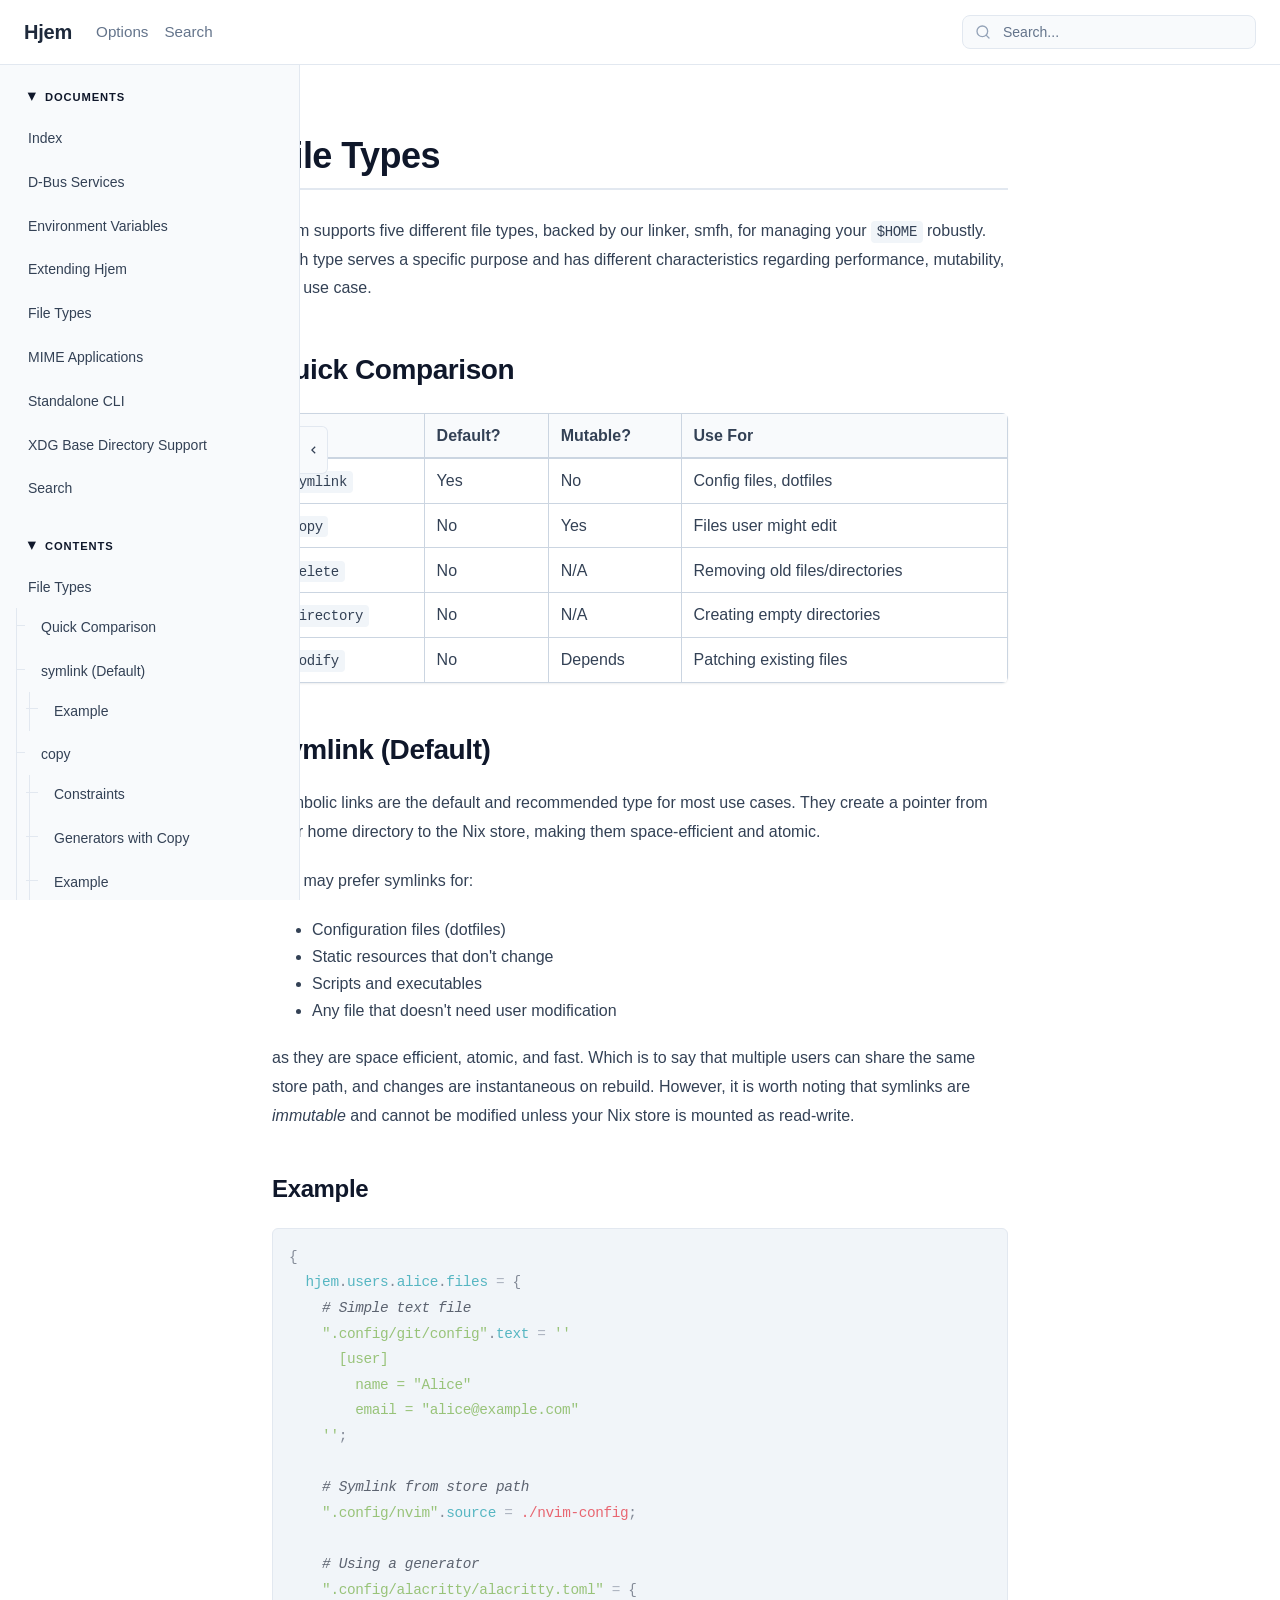
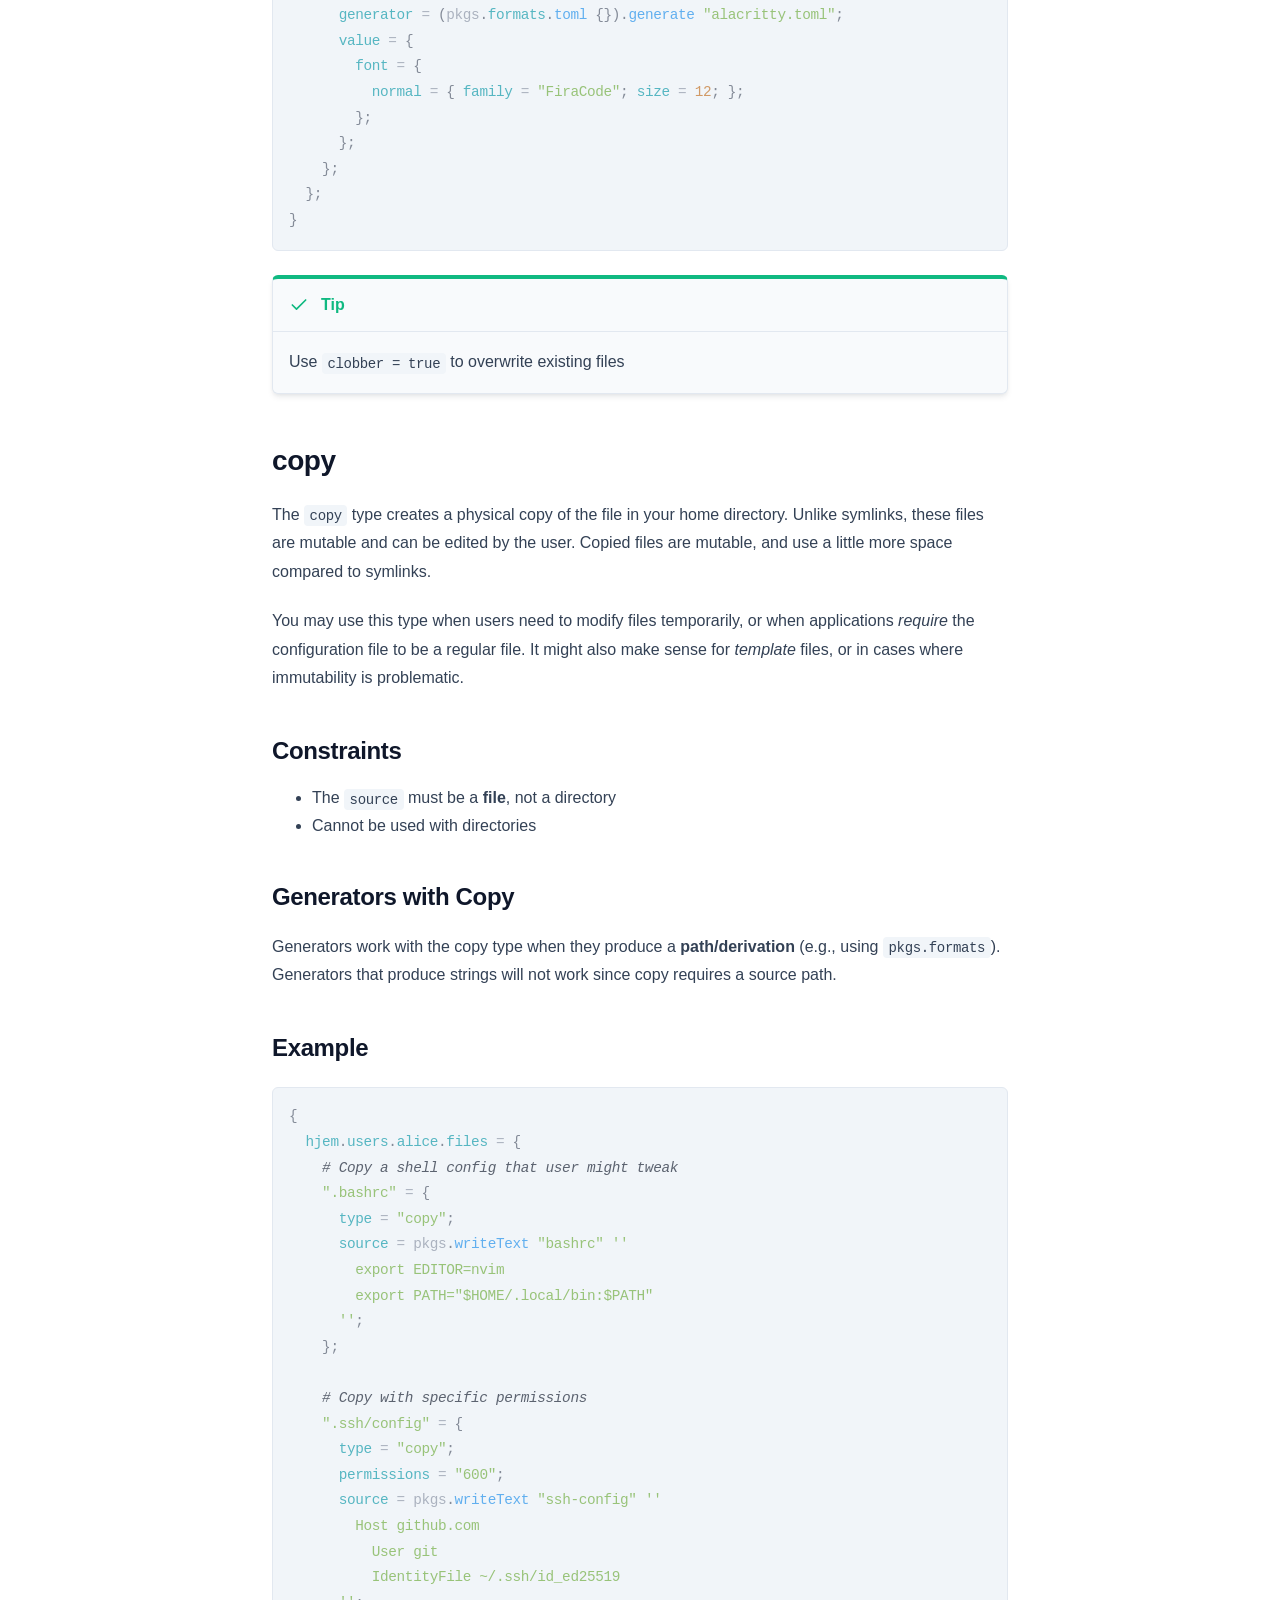
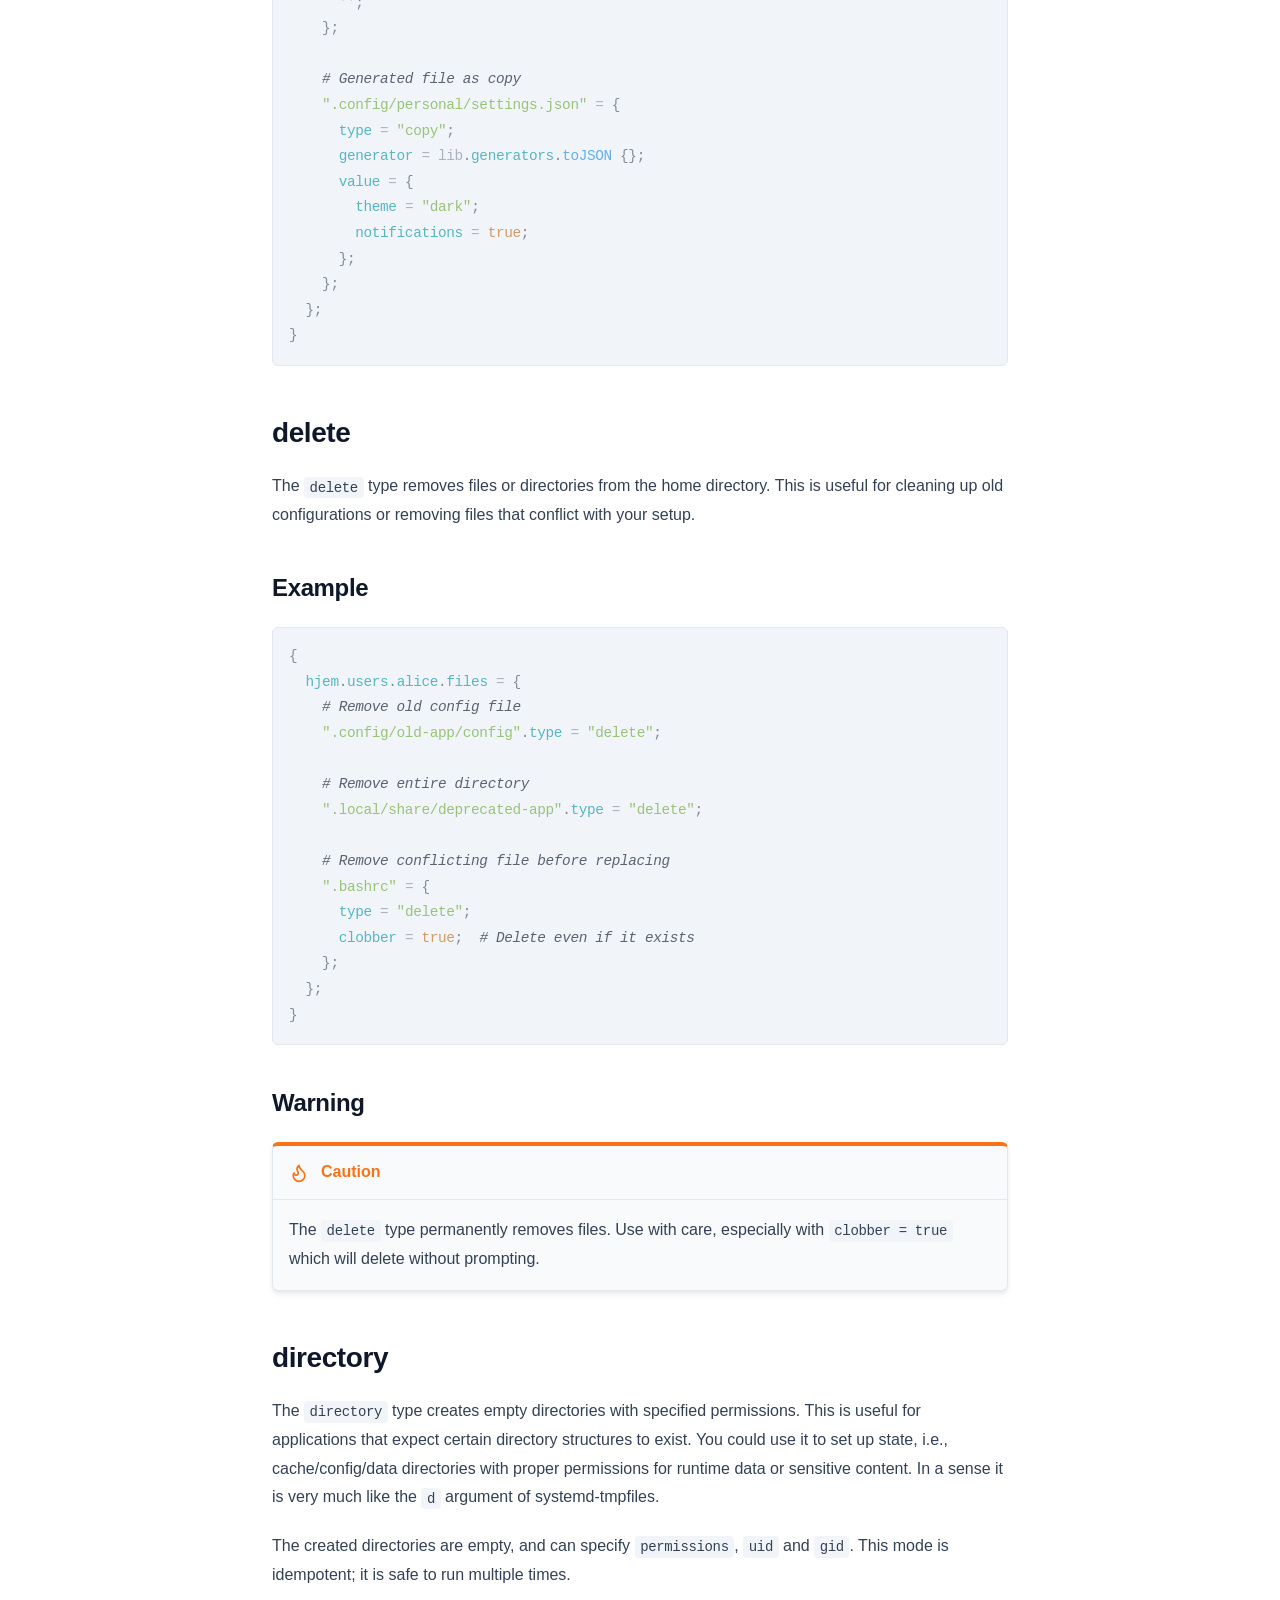
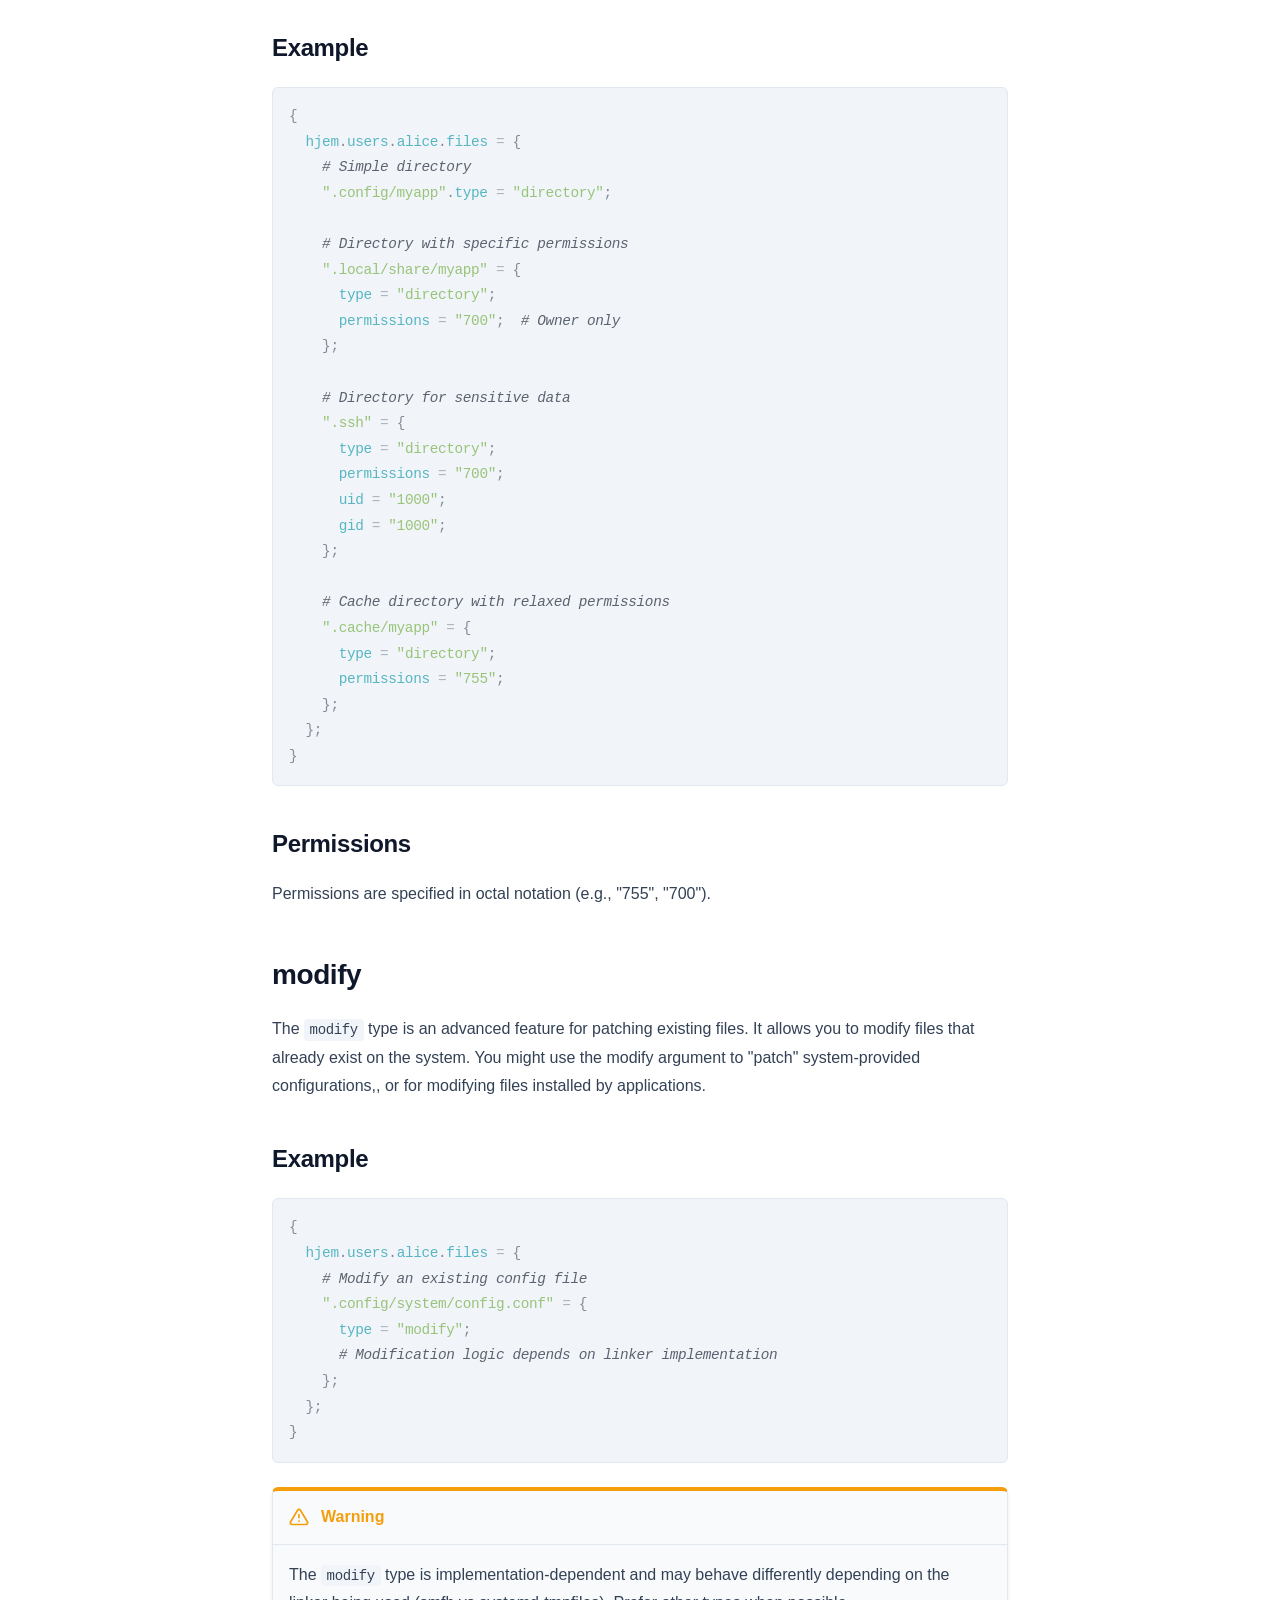
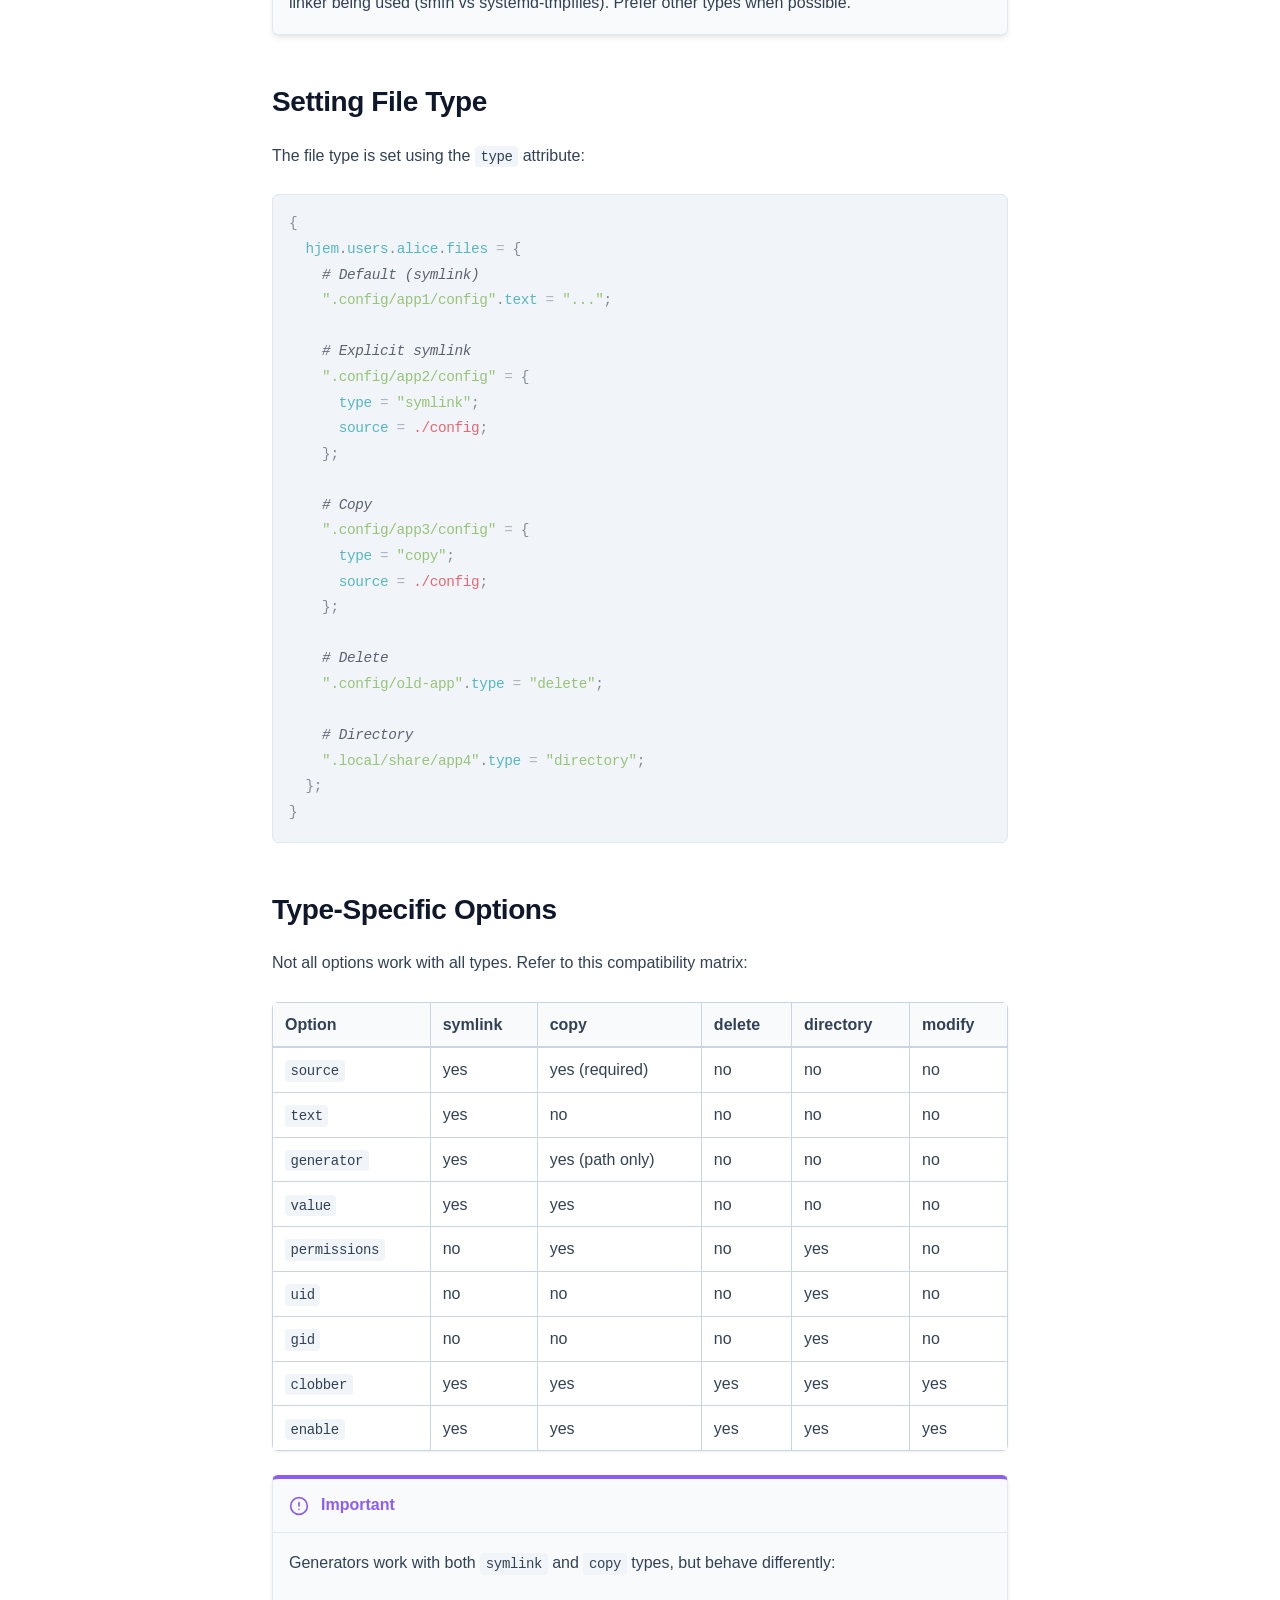
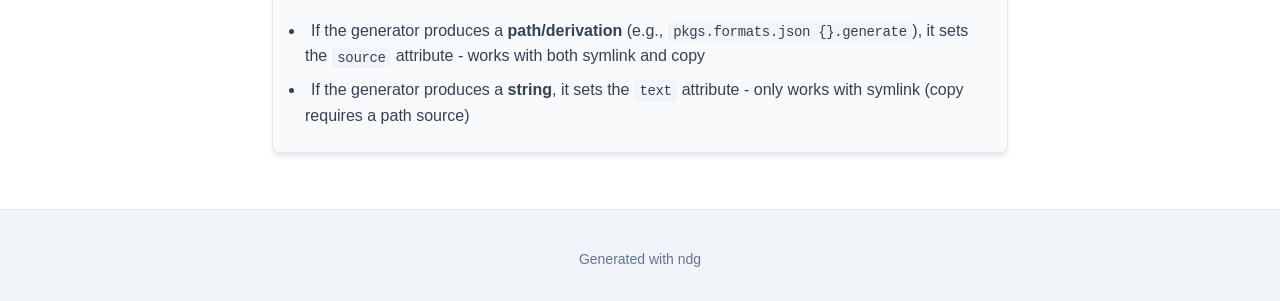
<file: file-types.html>
<!doctype html>
<html lang="en" class="no-js">
  <head>
    <meta charset="UTF-8" />
    <meta name="viewport" content="width=device-width, initial-scale=1.0" />
    <title>File Types</title>
     
    
    <script>
      document.documentElement.classList.remove("no-js");
      document.documentElement.classList.add("js");
      // Apply sidebar state immediately to prevent flash
      (function () {
        try {
          if (localStorage.getItem("sidebar-collapsed") === "true") {
            document.documentElement.classList.add("sidebar-collapsed");
          }
        } catch (e) {
          // localStorage unavailable
        }
      })();
    </script>
    <link rel="stylesheet" href="assets/style.css" />
    <script defer src="assets/main.js"></script>
    
    <script>
      window.searchNamespace = window.searchNamespace || {};
      window.searchNamespace.rootPath = "";
    </script>
    <script defer src="assets/search-core.js"></script>
    <script defer src="assets/search.js"></script>
    
  </head>
  <body>
    <div class="container">
      <header>
        <div class="header-left">
          <h1 class="site-title">
            <a href="index.html">Hjem</a>
          </h1>

          <nav class="header-nav" aria-label="Primary">
  <ul>
    <li >
      <a href="options.html">Options</a>
    </li>
    
    <li><a href="search.html">Search</a></li>
    
  </ul>
</nav>

        </div>
        
        <div class="search-container js-only">
          <input type="text" id="search-input" placeholder="Search..." aria-label="Search" autocomplete="off" />
          <div id="search-results" class="search-results"></div>
        </div>
        
      </header>

      <div class="layout">
        <button
          type="button"
          class="sidebar-toggle js-only"
          aria-label="Collapse sidebar"
          aria-expanded="true"
          aria-controls="sidebar"
        >
          <svg
            aria-hidden="true"
            xmlns="http://www.w3.org/2000/svg"
            viewBox="0 0 24 24"
            width="24"
            height="24"
          >
            <path d="M15.41 7.41L14 6l-6 6 6 6 1.41-1.41L10.83 12z"></path>
          </svg>
        </button>
        <nav id="sidebar" class="sidebar" aria-label="Sidebar">
          <details class="sidebar-section" data-section="docs" open>
            <summary>Documents</summary>
            <div class="sidebar-section-content">
              <ul>
                <li><a href="index.html">Index</a></li>
<li><a href="dbus.html">D-Bus Services</a></li>
<li><a href="environment.html">Environment Variables</a></li>
<li><a href="extending.html">Extending Hjem</a></li>
<li><a href="file-types.html">File Types</a></li>
<li><a href="mime-apps.html">MIME Applications</a></li>
<li><a href="standalone.html">Standalone CLI</a></li>
<li><a href="xdg.html">XDG Base Directory Support</a></li>
<li><a href="search.html">Search</a></li>

              </ul>
            </div>
          </details>

          <details class="sidebar-section" data-section="toc" open>
            <summary>Contents</summary>
            <div class="sidebar-section-content">
              <ul class="toc-list">
                <li><a href="#file-types">File Types</a>
<ul><li><a href="#quick-comparison">Quick Comparison</a>
<li><a href="#symlink--default">symlink (Default)</a>
<ul><li><a href="#symlink-example">Example</a>
</ul><li><a href="#copy">copy</a>
<ul><li><a href="#constraints">Constraints</a>
<li><a href="#generators-with-copy">Generators with Copy</a>
<li><a href="#copy-example">Example</a>
</ul><li><a href="#delete">delete</a>
<ul><li><a href="#delete-example">Example</a>
<li><a href="#warning">Warning</a>
</ul><li><a href="#directory">directory</a>
<ul><li><a href="#directory-example">Example</a>
<li><a href="#permissions">Permissions</a>
</ul><li><a href="#modify">modify</a>
<ul><li><a href="#modify-example">Example</a>
</ul><li><a href="#setting-file-type">Setting File Type</a>
<li><a href="#type-specific-options">Type-Specific Options</a>
</li></ul></li>
              </ul>
            </div>
          </details>
        </nav>

        <main class="content"><!--markdownlint-disable MD024--><html><head></head><body><h1 id="file-types">File Types</h1>
<p>Hjem supports five different file types, backed by our linker, smfh, for
managing your <code>$HOME</code> robustly. Each type serves a specific purpose and has
different characteristics regarding performance, mutability, and use case.</p>
<h2 id="quick-comparison">Quick Comparison</h2>
<table>
<thead>
<tr>
<th>Type</th>
<th>Default?</th>
<th>Mutable?</th>
<th>Use For</th>
</tr>
</thead>
<tbody>
<tr>
<td><code>symlink</code></td>
<td>Yes</td>
<td>No</td>
<td>Config files, dotfiles</td>
</tr>
<tr>
<td><code>copy</code></td>
<td>No</td>
<td>Yes</td>
<td>Files user might edit</td>
</tr>
<tr>
<td><code>delete</code></td>
<td>No</td>
<td>N/A</td>
<td>Removing old files/directories</td>
</tr>
<tr>
<td><code>directory</code></td>
<td>No</td>
<td>N/A</td>
<td>Creating empty directories</td>
</tr>
<tr>
<td><code>modify</code></td>
<td>No</td>
<td>Depends</td>
<td>Patching existing files</td>
</tr>
</tbody>
</table>
<h2 id="symlink--default">symlink (Default)</h2>
<p>Symbolic links are the default and recommended type for most use cases. They
create a pointer from your home directory to the Nix store, making them
space-efficient and atomic.</p>
<p>You may prefer symlinks for:</p>
<ul>
<li>Configuration files (dotfiles)</li>
<li>Static resources that don't change</li>
<li>Scripts and executables</li>
<li>Any file that doesn't need user modification</li>
</ul>
<p>as they are space efficient, atomic, and fast. Which is to say that multiple
users can share the same store path, and changes are instantaneous on rebuild.
However, it is worth noting that symlinks are <em>immutable</em> and cannot be modified
unless your Nix store is mounted as read-write.</p>
<h3 id="symlink-example">Example</h3>
<pre class="highlight"><code class="language-nix"><span style="color:rgb(132,139,152);">{</span><br>&nbsp;&nbsp;<span style="color:rgb(86,182,194);">hjem</span><span style="color:rgb(132,139,152);">.</span><span style="color:rgb(86,182,194);">users</span><span style="color:rgb(132,139,152);">.</span><span style="color:rgb(86,182,194);">alice</span><span style="color:rgb(132,139,152);">.</span><span style="color:rgb(86,182,194);">files</span>&nbsp;<span style="color:rgb(171,178,191);">=</span>&nbsp;<span style="color:rgb(132,139,152);">{</span><br>&nbsp;&nbsp;&nbsp;&nbsp;<span style="color:rgb(92,99,112);font-style: italic;">#&nbsp;Simple&nbsp;text&nbsp;file</span><br>&nbsp;&nbsp;&nbsp;&nbsp;<span style="color:rgb(152,195,121);">"</span><span style="color:rgb(152,195,121);">.config/git/config</span><span style="color:rgb(152,195,121);">"</span><span style="color:rgb(132,139,152);">.</span><span style="color:rgb(86,182,194);">text</span>&nbsp;<span style="color:rgb(171,178,191);">=</span>&nbsp;<span style="color:rgb(152,195,121);">''</span><span style="color:rgb(152,195,121);"></span><br><span style="color:rgb(152,195,121);">&nbsp;&nbsp;&nbsp;&nbsp;&nbsp;&nbsp;[user]</span><br><span style="color:rgb(152,195,121);">&nbsp;&nbsp;&nbsp;&nbsp;&nbsp;&nbsp;&nbsp;&nbsp;name&nbsp;=&nbsp;"Alice"</span><br><span style="color:rgb(152,195,121);">&nbsp;&nbsp;&nbsp;&nbsp;&nbsp;&nbsp;&nbsp;&nbsp;email&nbsp;=&nbsp;"alice@example.com"</span><br><span style="color:rgb(152,195,121);">&nbsp;&nbsp;&nbsp;&nbsp;</span><span style="color:rgb(152,195,121);">''</span><span style="color:rgb(132,139,152);">;</span><br><br>&nbsp;&nbsp;&nbsp;&nbsp;<span style="color:rgb(92,99,112);font-style: italic;">#&nbsp;Symlink&nbsp;from&nbsp;store&nbsp;path</span><br>&nbsp;&nbsp;&nbsp;&nbsp;<span style="color:rgb(152,195,121);">"</span><span style="color:rgb(152,195,121);">.config/nvim</span><span style="color:rgb(152,195,121);">"</span><span style="color:rgb(132,139,152);">.</span><span style="color:rgb(86,182,194);">source</span>&nbsp;<span style="color:rgb(171,178,191);">=</span>&nbsp;<span style="color:rgb(232,102,113);">./nvim-config</span><span style="color:rgb(132,139,152);">;</span><br><br>&nbsp;&nbsp;&nbsp;&nbsp;<span style="color:rgb(92,99,112);font-style: italic;">#&nbsp;Using&nbsp;a&nbsp;generator</span><br>&nbsp;&nbsp;&nbsp;&nbsp;<span style="color:rgb(152,195,121);">"</span><span style="color:rgb(152,195,121);">.config/alacritty/alacritty.toml</span><span style="color:rgb(152,195,121);">"</span>&nbsp;<span style="color:rgb(171,178,191);">=</span>&nbsp;<span style="color:rgb(132,139,152);">{</span><br>&nbsp;&nbsp;&nbsp;&nbsp;&nbsp;&nbsp;<span style="color:rgb(86,182,194);">generator</span>&nbsp;<span style="color:rgb(171,178,191);">=</span>&nbsp;<span style="color:rgb(132,139,152);">(</span><span style="color:rgb(171,178,191);">pkgs</span><span style="color:rgb(132,139,152);">.</span><span style="color:rgb(86,182,194);">formats</span><span style="color:rgb(132,139,152);">.</span><span style="color:rgb(97,175,239);">toml</span>&nbsp;<span style="color:rgb(132,139,152);">{</span><span style="color:rgb(132,139,152);">}</span><span style="color:rgb(132,139,152);">)</span><span style="color:rgb(132,139,152);">.</span><span style="color:rgb(97,175,239);">generate</span>&nbsp;<span style="color:rgb(152,195,121);">"</span><span style="color:rgb(152,195,121);">alacritty.toml</span><span style="color:rgb(152,195,121);">"</span><span style="color:rgb(132,139,152);">;</span><br>&nbsp;&nbsp;&nbsp;&nbsp;&nbsp;&nbsp;<span style="color:rgb(86,182,194);">value</span>&nbsp;<span style="color:rgb(171,178,191);">=</span>&nbsp;<span style="color:rgb(132,139,152);">{</span><br>&nbsp;&nbsp;&nbsp;&nbsp;&nbsp;&nbsp;&nbsp;&nbsp;<span style="color:rgb(86,182,194);">font</span>&nbsp;<span style="color:rgb(171,178,191);">=</span>&nbsp;<span style="color:rgb(132,139,152);">{</span><br>&nbsp;&nbsp;&nbsp;&nbsp;&nbsp;&nbsp;&nbsp;&nbsp;&nbsp;&nbsp;<span style="color:rgb(86,182,194);">normal</span>&nbsp;<span style="color:rgb(171,178,191);">=</span>&nbsp;<span style="color:rgb(132,139,152);">{</span>&nbsp;<span style="color:rgb(86,182,194);">family</span>&nbsp;<span style="color:rgb(171,178,191);">=</span>&nbsp;<span style="color:rgb(152,195,121);">"</span><span style="color:rgb(152,195,121);">FiraCode</span><span style="color:rgb(152,195,121);">"</span><span style="color:rgb(132,139,152);">;</span>&nbsp;<span style="color:rgb(86,182,194);">size</span>&nbsp;<span style="color:rgb(171,178,191);">=</span>&nbsp;<span style="color:rgb(209,154,102);">12</span><span style="color:rgb(132,139,152);">;</span>&nbsp;<span style="color:rgb(132,139,152);">}</span><span style="color:rgb(132,139,152);">;</span><br>&nbsp;&nbsp;&nbsp;&nbsp;&nbsp;&nbsp;&nbsp;&nbsp;<span style="color:rgb(132,139,152);">}</span><span style="color:rgb(132,139,152);">;</span><br>&nbsp;&nbsp;&nbsp;&nbsp;&nbsp;&nbsp;<span style="color:rgb(132,139,152);">}</span><span style="color:rgb(132,139,152);">;</span><br>&nbsp;&nbsp;&nbsp;&nbsp;<span style="color:rgb(132,139,152);">}</span><span style="color:rgb(132,139,152);">;</span><br>&nbsp;&nbsp;<span style="color:rgb(132,139,152);">}</span><span style="color:rgb(132,139,152);">;</span><br><span style="color:rgb(132,139,152);">}</span><br></code></pre>
<div class="admonition tip">
<p class="admonition-title">Tip</p>
<p>Use <code>clobber = true</code> to overwrite existing files</p>
</div>
<h2 id="copy">copy</h2>
<p>The <code>copy</code> type creates a physical copy of the file in your home directory.
Unlike symlinks, these files are mutable and can be edited by the user. Copied
files are mutable, and use a little more space compared to symlinks.</p>
<p>You may use this type when users need to modify files temporarily, or when
applications <em>require</em> the configuration file to be a regular file. It might
also make sense for <em>template</em> files, or in cases where immutability is
problematic.</p>
<h3 id="constraints">Constraints</h3>
<ul>
<li>The <code>source</code> must be a <strong>file</strong>, not a directory</li>
<li>Cannot be used with directories</li>
</ul>
<h3 id="generators-with-copy">Generators with Copy</h3>
<p>Generators work with the copy type when they produce a <strong>path/derivation</strong>
(e.g., using <code>pkgs.formats</code>). Generators that produce strings will not work
since copy requires a source path.</p>
<h3 id="copy-example">Example</h3>
<pre class="highlight"><code class="language-nix"><span style="color:rgb(132,139,152);">{</span><br>&nbsp;&nbsp;<span style="color:rgb(86,182,194);">hjem</span><span style="color:rgb(132,139,152);">.</span><span style="color:rgb(86,182,194);">users</span><span style="color:rgb(132,139,152);">.</span><span style="color:rgb(86,182,194);">alice</span><span style="color:rgb(132,139,152);">.</span><span style="color:rgb(86,182,194);">files</span>&nbsp;<span style="color:rgb(171,178,191);">=</span>&nbsp;<span style="color:rgb(132,139,152);">{</span><br>&nbsp;&nbsp;&nbsp;&nbsp;<span style="color:rgb(92,99,112);font-style: italic;">#&nbsp;Copy&nbsp;a&nbsp;shell&nbsp;config&nbsp;that&nbsp;user&nbsp;might&nbsp;tweak</span><br>&nbsp;&nbsp;&nbsp;&nbsp;<span style="color:rgb(152,195,121);">"</span><span style="color:rgb(152,195,121);">.bashrc</span><span style="color:rgb(152,195,121);">"</span>&nbsp;<span style="color:rgb(171,178,191);">=</span>&nbsp;<span style="color:rgb(132,139,152);">{</span><br>&nbsp;&nbsp;&nbsp;&nbsp;&nbsp;&nbsp;<span style="color:rgb(86,182,194);">type</span>&nbsp;<span style="color:rgb(171,178,191);">=</span>&nbsp;<span style="color:rgb(152,195,121);">"</span><span style="color:rgb(152,195,121);">copy</span><span style="color:rgb(152,195,121);">"</span><span style="color:rgb(132,139,152);">;</span><br>&nbsp;&nbsp;&nbsp;&nbsp;&nbsp;&nbsp;<span style="color:rgb(86,182,194);">source</span>&nbsp;<span style="color:rgb(171,178,191);">=</span>&nbsp;<span style="color:rgb(171,178,191);">pkgs</span><span style="color:rgb(132,139,152);">.</span><span style="color:rgb(97,175,239);">writeText</span>&nbsp;<span style="color:rgb(152,195,121);">"</span><span style="color:rgb(152,195,121);">bashrc</span><span style="color:rgb(152,195,121);">"</span>&nbsp;<span style="color:rgb(152,195,121);">''</span><span style="color:rgb(152,195,121);"></span><br><span style="color:rgb(152,195,121);">&nbsp;&nbsp;&nbsp;&nbsp;&nbsp;&nbsp;&nbsp;&nbsp;export&nbsp;EDITOR=nvim</span><br><span style="color:rgb(152,195,121);">&nbsp;&nbsp;&nbsp;&nbsp;&nbsp;&nbsp;&nbsp;&nbsp;export&nbsp;PATH="$HOME/.local/bin:$PATH"</span><br><span style="color:rgb(152,195,121);">&nbsp;&nbsp;&nbsp;&nbsp;&nbsp;&nbsp;</span><span style="color:rgb(152,195,121);">''</span><span style="color:rgb(132,139,152);">;</span><br>&nbsp;&nbsp;&nbsp;&nbsp;<span style="color:rgb(132,139,152);">}</span><span style="color:rgb(132,139,152);">;</span><br><br>&nbsp;&nbsp;&nbsp;&nbsp;<span style="color:rgb(92,99,112);font-style: italic;">#&nbsp;Copy&nbsp;with&nbsp;specific&nbsp;permissions</span><br>&nbsp;&nbsp;&nbsp;&nbsp;<span style="color:rgb(152,195,121);">"</span><span style="color:rgb(152,195,121);">.ssh/config</span><span style="color:rgb(152,195,121);">"</span>&nbsp;<span style="color:rgb(171,178,191);">=</span>&nbsp;<span style="color:rgb(132,139,152);">{</span><br>&nbsp;&nbsp;&nbsp;&nbsp;&nbsp;&nbsp;<span style="color:rgb(86,182,194);">type</span>&nbsp;<span style="color:rgb(171,178,191);">=</span>&nbsp;<span style="color:rgb(152,195,121);">"</span><span style="color:rgb(152,195,121);">copy</span><span style="color:rgb(152,195,121);">"</span><span style="color:rgb(132,139,152);">;</span><br>&nbsp;&nbsp;&nbsp;&nbsp;&nbsp;&nbsp;<span style="color:rgb(86,182,194);">permissions</span>&nbsp;<span style="color:rgb(171,178,191);">=</span>&nbsp;<span style="color:rgb(152,195,121);">"</span><span style="color:rgb(152,195,121);">600</span><span style="color:rgb(152,195,121);">"</span><span style="color:rgb(132,139,152);">;</span><br>&nbsp;&nbsp;&nbsp;&nbsp;&nbsp;&nbsp;<span style="color:rgb(86,182,194);">source</span>&nbsp;<span style="color:rgb(171,178,191);">=</span>&nbsp;<span style="color:rgb(171,178,191);">pkgs</span><span style="color:rgb(132,139,152);">.</span><span style="color:rgb(97,175,239);">writeText</span>&nbsp;<span style="color:rgb(152,195,121);">"</span><span style="color:rgb(152,195,121);">ssh-config</span><span style="color:rgb(152,195,121);">"</span>&nbsp;<span style="color:rgb(152,195,121);">''</span><span style="color:rgb(152,195,121);"></span><br><span style="color:rgb(152,195,121);">&nbsp;&nbsp;&nbsp;&nbsp;&nbsp;&nbsp;&nbsp;&nbsp;Host&nbsp;github.com</span><br><span style="color:rgb(152,195,121);">&nbsp;&nbsp;&nbsp;&nbsp;&nbsp;&nbsp;&nbsp;&nbsp;&nbsp;&nbsp;User&nbsp;git</span><br><span style="color:rgb(152,195,121);">&nbsp;&nbsp;&nbsp;&nbsp;&nbsp;&nbsp;&nbsp;&nbsp;&nbsp;&nbsp;IdentityFile&nbsp;~/.ssh/id_ed25519</span><br><span style="color:rgb(152,195,121);">&nbsp;&nbsp;&nbsp;&nbsp;&nbsp;&nbsp;</span><span style="color:rgb(152,195,121);">''</span><span style="color:rgb(132,139,152);">;</span><br>&nbsp;&nbsp;&nbsp;&nbsp;<span style="color:rgb(132,139,152);">}</span><span style="color:rgb(132,139,152);">;</span><br><br>&nbsp;&nbsp;&nbsp;&nbsp;<span style="color:rgb(92,99,112);font-style: italic;">#&nbsp;Generated&nbsp;file&nbsp;as&nbsp;copy</span><br>&nbsp;&nbsp;&nbsp;&nbsp;<span style="color:rgb(152,195,121);">"</span><span style="color:rgb(152,195,121);">.config/personal/settings.json</span><span style="color:rgb(152,195,121);">"</span>&nbsp;<span style="color:rgb(171,178,191);">=</span>&nbsp;<span style="color:rgb(132,139,152);">{</span><br>&nbsp;&nbsp;&nbsp;&nbsp;&nbsp;&nbsp;<span style="color:rgb(86,182,194);">type</span>&nbsp;<span style="color:rgb(171,178,191);">=</span>&nbsp;<span style="color:rgb(152,195,121);">"</span><span style="color:rgb(152,195,121);">copy</span><span style="color:rgb(152,195,121);">"</span><span style="color:rgb(132,139,152);">;</span><br>&nbsp;&nbsp;&nbsp;&nbsp;&nbsp;&nbsp;<span style="color:rgb(86,182,194);">generator</span>&nbsp;<span style="color:rgb(171,178,191);">=</span>&nbsp;<span style="color:rgb(171,178,191);">lib</span><span style="color:rgb(132,139,152);">.</span><span style="color:rgb(86,182,194);">generators</span><span style="color:rgb(132,139,152);">.</span><span style="color:rgb(97,175,239);">toJSON</span>&nbsp;<span style="color:rgb(132,139,152);">{</span><span style="color:rgb(132,139,152);">}</span><span style="color:rgb(132,139,152);">;</span><br>&nbsp;&nbsp;&nbsp;&nbsp;&nbsp;&nbsp;<span style="color:rgb(86,182,194);">value</span>&nbsp;<span style="color:rgb(171,178,191);">=</span>&nbsp;<span style="color:rgb(132,139,152);">{</span><br>&nbsp;&nbsp;&nbsp;&nbsp;&nbsp;&nbsp;&nbsp;&nbsp;<span style="color:rgb(86,182,194);">theme</span>&nbsp;<span style="color:rgb(171,178,191);">=</span>&nbsp;<span style="color:rgb(152,195,121);">"</span><span style="color:rgb(152,195,121);">dark</span><span style="color:rgb(152,195,121);">"</span><span style="color:rgb(132,139,152);">;</span><br>&nbsp;&nbsp;&nbsp;&nbsp;&nbsp;&nbsp;&nbsp;&nbsp;<span style="color:rgb(86,182,194);">notifications</span>&nbsp;<span style="color:rgb(171,178,191);">=</span>&nbsp;<span style="color:rgb(209,154,102);">true</span><span style="color:rgb(132,139,152);">;</span><br>&nbsp;&nbsp;&nbsp;&nbsp;&nbsp;&nbsp;<span style="color:rgb(132,139,152);">}</span><span style="color:rgb(132,139,152);">;</span><br>&nbsp;&nbsp;&nbsp;&nbsp;<span style="color:rgb(132,139,152);">}</span><span style="color:rgb(132,139,152);">;</span><br>&nbsp;&nbsp;<span style="color:rgb(132,139,152);">}</span><span style="color:rgb(132,139,152);">;</span><br><span style="color:rgb(132,139,152);">}</span><br></code></pre>
<h2 id="delete">delete</h2>
<p>The <code>delete</code> type removes files or directories from the home directory. This is
useful for cleaning up old configurations or removing files that conflict with
your setup.</p>
<h3 id="delete-example">Example</h3>
<pre class="highlight"><code class="language-nix"><span style="color:rgb(132,139,152);">{</span><br>&nbsp;&nbsp;<span style="color:rgb(86,182,194);">hjem</span><span style="color:rgb(132,139,152);">.</span><span style="color:rgb(86,182,194);">users</span><span style="color:rgb(132,139,152);">.</span><span style="color:rgb(86,182,194);">alice</span><span style="color:rgb(132,139,152);">.</span><span style="color:rgb(86,182,194);">files</span>&nbsp;<span style="color:rgb(171,178,191);">=</span>&nbsp;<span style="color:rgb(132,139,152);">{</span><br>&nbsp;&nbsp;&nbsp;&nbsp;<span style="color:rgb(92,99,112);font-style: italic;">#&nbsp;Remove&nbsp;old&nbsp;config&nbsp;file</span><br>&nbsp;&nbsp;&nbsp;&nbsp;<span style="color:rgb(152,195,121);">"</span><span style="color:rgb(152,195,121);">.config/old-app/config</span><span style="color:rgb(152,195,121);">"</span><span style="color:rgb(132,139,152);">.</span><span style="color:rgb(86,182,194);">type</span>&nbsp;<span style="color:rgb(171,178,191);">=</span>&nbsp;<span style="color:rgb(152,195,121);">"</span><span style="color:rgb(152,195,121);">delete</span><span style="color:rgb(152,195,121);">"</span><span style="color:rgb(132,139,152);">;</span><br><br>&nbsp;&nbsp;&nbsp;&nbsp;<span style="color:rgb(92,99,112);font-style: italic;">#&nbsp;Remove&nbsp;entire&nbsp;directory</span><br>&nbsp;&nbsp;&nbsp;&nbsp;<span style="color:rgb(152,195,121);">"</span><span style="color:rgb(152,195,121);">.local/share/deprecated-app</span><span style="color:rgb(152,195,121);">"</span><span style="color:rgb(132,139,152);">.</span><span style="color:rgb(86,182,194);">type</span>&nbsp;<span style="color:rgb(171,178,191);">=</span>&nbsp;<span style="color:rgb(152,195,121);">"</span><span style="color:rgb(152,195,121);">delete</span><span style="color:rgb(152,195,121);">"</span><span style="color:rgb(132,139,152);">;</span><br><br>&nbsp;&nbsp;&nbsp;&nbsp;<span style="color:rgb(92,99,112);font-style: italic;">#&nbsp;Remove&nbsp;conflicting&nbsp;file&nbsp;before&nbsp;replacing</span><br>&nbsp;&nbsp;&nbsp;&nbsp;<span style="color:rgb(152,195,121);">"</span><span style="color:rgb(152,195,121);">.bashrc</span><span style="color:rgb(152,195,121);">"</span>&nbsp;<span style="color:rgb(171,178,191);">=</span>&nbsp;<span style="color:rgb(132,139,152);">{</span><br>&nbsp;&nbsp;&nbsp;&nbsp;&nbsp;&nbsp;<span style="color:rgb(86,182,194);">type</span>&nbsp;<span style="color:rgb(171,178,191);">=</span>&nbsp;<span style="color:rgb(152,195,121);">"</span><span style="color:rgb(152,195,121);">delete</span><span style="color:rgb(152,195,121);">"</span><span style="color:rgb(132,139,152);">;</span><br>&nbsp;&nbsp;&nbsp;&nbsp;&nbsp;&nbsp;<span style="color:rgb(86,182,194);">clobber</span>&nbsp;<span style="color:rgb(171,178,191);">=</span>&nbsp;<span style="color:rgb(209,154,102);">true</span><span style="color:rgb(132,139,152);">;</span>&nbsp;&nbsp;<span style="color:rgb(92,99,112);font-style: italic;">#&nbsp;Delete&nbsp;even&nbsp;if&nbsp;it&nbsp;exists</span><br>&nbsp;&nbsp;&nbsp;&nbsp;<span style="color:rgb(132,139,152);">}</span><span style="color:rgb(132,139,152);">;</span><br>&nbsp;&nbsp;<span style="color:rgb(132,139,152);">}</span><span style="color:rgb(132,139,152);">;</span><br><span style="color:rgb(132,139,152);">}</span><br></code></pre>
<h3 id="warning">Warning</h3>
<div class="admonition caution">
<p class="admonition-title">Caution</p>
<p>The <code>delete</code> type permanently removes files. Use with care, especially with
<code>clobber = true</code> which will delete without prompting.</p>
</div>
<h2 id="directory">directory</h2>
<p>The <code>directory</code> type creates empty directories with specified permissions. This
is useful for applications that expect certain directory structures to exist.
You could use it to set up state, i.e., cache/config/data directories with
proper permissions for runtime data or sensitive content. In a sense it is very
much like the <code>d</code> argument of systemd-tmpfiles.</p>
<p>The created directories are empty, and can specify <code>permissions</code>, <code>uid</code> and
<code>gid</code>. This mode is idempotent; it is safe to run multiple times.</p>
<h3 id="directory-example">Example</h3>
<pre class="highlight"><code class="language-nix"><span style="color:rgb(132,139,152);">{</span><br>&nbsp;&nbsp;<span style="color:rgb(86,182,194);">hjem</span><span style="color:rgb(132,139,152);">.</span><span style="color:rgb(86,182,194);">users</span><span style="color:rgb(132,139,152);">.</span><span style="color:rgb(86,182,194);">alice</span><span style="color:rgb(132,139,152);">.</span><span style="color:rgb(86,182,194);">files</span>&nbsp;<span style="color:rgb(171,178,191);">=</span>&nbsp;<span style="color:rgb(132,139,152);">{</span><br>&nbsp;&nbsp;&nbsp;&nbsp;<span style="color:rgb(92,99,112);font-style: italic;">#&nbsp;Simple&nbsp;directory</span><br>&nbsp;&nbsp;&nbsp;&nbsp;<span style="color:rgb(152,195,121);">"</span><span style="color:rgb(152,195,121);">.config/myapp</span><span style="color:rgb(152,195,121);">"</span><span style="color:rgb(132,139,152);">.</span><span style="color:rgb(86,182,194);">type</span>&nbsp;<span style="color:rgb(171,178,191);">=</span>&nbsp;<span style="color:rgb(152,195,121);">"</span><span style="color:rgb(152,195,121);">directory</span><span style="color:rgb(152,195,121);">"</span><span style="color:rgb(132,139,152);">;</span><br><br>&nbsp;&nbsp;&nbsp;&nbsp;<span style="color:rgb(92,99,112);font-style: italic;">#&nbsp;Directory&nbsp;with&nbsp;specific&nbsp;permissions</span><br>&nbsp;&nbsp;&nbsp;&nbsp;<span style="color:rgb(152,195,121);">"</span><span style="color:rgb(152,195,121);">.local/share/myapp</span><span style="color:rgb(152,195,121);">"</span>&nbsp;<span style="color:rgb(171,178,191);">=</span>&nbsp;<span style="color:rgb(132,139,152);">{</span><br>&nbsp;&nbsp;&nbsp;&nbsp;&nbsp;&nbsp;<span style="color:rgb(86,182,194);">type</span>&nbsp;<span style="color:rgb(171,178,191);">=</span>&nbsp;<span style="color:rgb(152,195,121);">"</span><span style="color:rgb(152,195,121);">directory</span><span style="color:rgb(152,195,121);">"</span><span style="color:rgb(132,139,152);">;</span><br>&nbsp;&nbsp;&nbsp;&nbsp;&nbsp;&nbsp;<span style="color:rgb(86,182,194);">permissions</span>&nbsp;<span style="color:rgb(171,178,191);">=</span>&nbsp;<span style="color:rgb(152,195,121);">"</span><span style="color:rgb(152,195,121);">700</span><span style="color:rgb(152,195,121);">"</span><span style="color:rgb(132,139,152);">;</span>&nbsp;&nbsp;<span style="color:rgb(92,99,112);font-style: italic;">#&nbsp;Owner&nbsp;only</span><br>&nbsp;&nbsp;&nbsp;&nbsp;<span style="color:rgb(132,139,152);">}</span><span style="color:rgb(132,139,152);">;</span><br><br>&nbsp;&nbsp;&nbsp;&nbsp;<span style="color:rgb(92,99,112);font-style: italic;">#&nbsp;Directory&nbsp;for&nbsp;sensitive&nbsp;data</span><br>&nbsp;&nbsp;&nbsp;&nbsp;<span style="color:rgb(152,195,121);">"</span><span style="color:rgb(152,195,121);">.ssh</span><span style="color:rgb(152,195,121);">"</span>&nbsp;<span style="color:rgb(171,178,191);">=</span>&nbsp;<span style="color:rgb(132,139,152);">{</span><br>&nbsp;&nbsp;&nbsp;&nbsp;&nbsp;&nbsp;<span style="color:rgb(86,182,194);">type</span>&nbsp;<span style="color:rgb(171,178,191);">=</span>&nbsp;<span style="color:rgb(152,195,121);">"</span><span style="color:rgb(152,195,121);">directory</span><span style="color:rgb(152,195,121);">"</span><span style="color:rgb(132,139,152);">;</span><br>&nbsp;&nbsp;&nbsp;&nbsp;&nbsp;&nbsp;<span style="color:rgb(86,182,194);">permissions</span>&nbsp;<span style="color:rgb(171,178,191);">=</span>&nbsp;<span style="color:rgb(152,195,121);">"</span><span style="color:rgb(152,195,121);">700</span><span style="color:rgb(152,195,121);">"</span><span style="color:rgb(132,139,152);">;</span><br>&nbsp;&nbsp;&nbsp;&nbsp;&nbsp;&nbsp;<span style="color:rgb(86,182,194);">uid</span>&nbsp;<span style="color:rgb(171,178,191);">=</span>&nbsp;<span style="color:rgb(152,195,121);">"</span><span style="color:rgb(152,195,121);">1000</span><span style="color:rgb(152,195,121);">"</span><span style="color:rgb(132,139,152);">;</span><br>&nbsp;&nbsp;&nbsp;&nbsp;&nbsp;&nbsp;<span style="color:rgb(86,182,194);">gid</span>&nbsp;<span style="color:rgb(171,178,191);">=</span>&nbsp;<span style="color:rgb(152,195,121);">"</span><span style="color:rgb(152,195,121);">1000</span><span style="color:rgb(152,195,121);">"</span><span style="color:rgb(132,139,152);">;</span><br>&nbsp;&nbsp;&nbsp;&nbsp;<span style="color:rgb(132,139,152);">}</span><span style="color:rgb(132,139,152);">;</span><br><br>&nbsp;&nbsp;&nbsp;&nbsp;<span style="color:rgb(92,99,112);font-style: italic;">#&nbsp;Cache&nbsp;directory&nbsp;with&nbsp;relaxed&nbsp;permissions</span><br>&nbsp;&nbsp;&nbsp;&nbsp;<span style="color:rgb(152,195,121);">"</span><span style="color:rgb(152,195,121);">.cache/myapp</span><span style="color:rgb(152,195,121);">"</span>&nbsp;<span style="color:rgb(171,178,191);">=</span>&nbsp;<span style="color:rgb(132,139,152);">{</span><br>&nbsp;&nbsp;&nbsp;&nbsp;&nbsp;&nbsp;<span style="color:rgb(86,182,194);">type</span>&nbsp;<span style="color:rgb(171,178,191);">=</span>&nbsp;<span style="color:rgb(152,195,121);">"</span><span style="color:rgb(152,195,121);">directory</span><span style="color:rgb(152,195,121);">"</span><span style="color:rgb(132,139,152);">;</span><br>&nbsp;&nbsp;&nbsp;&nbsp;&nbsp;&nbsp;<span style="color:rgb(86,182,194);">permissions</span>&nbsp;<span style="color:rgb(171,178,191);">=</span>&nbsp;<span style="color:rgb(152,195,121);">"</span><span style="color:rgb(152,195,121);">755</span><span style="color:rgb(152,195,121);">"</span><span style="color:rgb(132,139,152);">;</span><br>&nbsp;&nbsp;&nbsp;&nbsp;<span style="color:rgb(132,139,152);">}</span><span style="color:rgb(132,139,152);">;</span><br>&nbsp;&nbsp;<span style="color:rgb(132,139,152);">}</span><span style="color:rgb(132,139,152);">;</span><br><span style="color:rgb(132,139,152);">}</span><br></code></pre>
<h3 id="permissions">Permissions</h3>
<p>Permissions are specified in octal notation (e.g., "755", "700").</p>
<h2 id="modify">modify</h2>
<p>The <code>modify</code> type is an advanced feature for patching existing files. It allows
you to modify files that already exist on the system. You might use the modify
argument to "patch" system-provided configurations,, or for modifying files
installed by applications.</p>
<h3 id="modify-example">Example</h3>
<pre class="highlight"><code class="language-nix"><span style="color:rgb(132,139,152);">{</span><br>&nbsp;&nbsp;<span style="color:rgb(86,182,194);">hjem</span><span style="color:rgb(132,139,152);">.</span><span style="color:rgb(86,182,194);">users</span><span style="color:rgb(132,139,152);">.</span><span style="color:rgb(86,182,194);">alice</span><span style="color:rgb(132,139,152);">.</span><span style="color:rgb(86,182,194);">files</span>&nbsp;<span style="color:rgb(171,178,191);">=</span>&nbsp;<span style="color:rgb(132,139,152);">{</span><br>&nbsp;&nbsp;&nbsp;&nbsp;<span style="color:rgb(92,99,112);font-style: italic;">#&nbsp;Modify&nbsp;an&nbsp;existing&nbsp;config&nbsp;file</span><br>&nbsp;&nbsp;&nbsp;&nbsp;<span style="color:rgb(152,195,121);">"</span><span style="color:rgb(152,195,121);">.config/system/config.conf</span><span style="color:rgb(152,195,121);">"</span>&nbsp;<span style="color:rgb(171,178,191);">=</span>&nbsp;<span style="color:rgb(132,139,152);">{</span><br>&nbsp;&nbsp;&nbsp;&nbsp;&nbsp;&nbsp;<span style="color:rgb(86,182,194);">type</span>&nbsp;<span style="color:rgb(171,178,191);">=</span>&nbsp;<span style="color:rgb(152,195,121);">"</span><span style="color:rgb(152,195,121);">modify</span><span style="color:rgb(152,195,121);">"</span><span style="color:rgb(132,139,152);">;</span><br>&nbsp;&nbsp;&nbsp;&nbsp;&nbsp;&nbsp;<span style="color:rgb(92,99,112);font-style: italic;">#&nbsp;Modification&nbsp;logic&nbsp;depends&nbsp;on&nbsp;linker&nbsp;implementation</span><br>&nbsp;&nbsp;&nbsp;&nbsp;<span style="color:rgb(132,139,152);">}</span><span style="color:rgb(132,139,152);">;</span><br>&nbsp;&nbsp;<span style="color:rgb(132,139,152);">}</span><span style="color:rgb(132,139,152);">;</span><br><span style="color:rgb(132,139,152);">}</span><br></code></pre>
<div class="admonition warning">
<p class="admonition-title">Warning</p>
<p>The <code>modify</code> type is implementation-dependent and may behave differently
depending on the linker being used (smfh vs systemd-tmpfiles). Prefer other
types when possible.</p>
</div>
<h2 id="setting-file-type">Setting File Type</h2>
<p>The file type is set using the <code>type</code> attribute:</p>
<pre class="highlight"><code class="language-nix"><span style="color:rgb(132,139,152);">{</span><br>&nbsp;&nbsp;<span style="color:rgb(86,182,194);">hjem</span><span style="color:rgb(132,139,152);">.</span><span style="color:rgb(86,182,194);">users</span><span style="color:rgb(132,139,152);">.</span><span style="color:rgb(86,182,194);">alice</span><span style="color:rgb(132,139,152);">.</span><span style="color:rgb(86,182,194);">files</span>&nbsp;<span style="color:rgb(171,178,191);">=</span>&nbsp;<span style="color:rgb(132,139,152);">{</span><br>&nbsp;&nbsp;&nbsp;&nbsp;<span style="color:rgb(92,99,112);font-style: italic;">#&nbsp;Default&nbsp;(symlink)</span><br>&nbsp;&nbsp;&nbsp;&nbsp;<span style="color:rgb(152,195,121);">"</span><span style="color:rgb(152,195,121);">.config/app1/config</span><span style="color:rgb(152,195,121);">"</span><span style="color:rgb(132,139,152);">.</span><span style="color:rgb(86,182,194);">text</span>&nbsp;<span style="color:rgb(171,178,191);">=</span>&nbsp;<span style="color:rgb(152,195,121);">"</span><span style="color:rgb(152,195,121);">...</span><span style="color:rgb(152,195,121);">"</span><span style="color:rgb(132,139,152);">;</span><br><br>&nbsp;&nbsp;&nbsp;&nbsp;<span style="color:rgb(92,99,112);font-style: italic;">#&nbsp;Explicit&nbsp;symlink</span><br>&nbsp;&nbsp;&nbsp;&nbsp;<span style="color:rgb(152,195,121);">"</span><span style="color:rgb(152,195,121);">.config/app2/config</span><span style="color:rgb(152,195,121);">"</span>&nbsp;<span style="color:rgb(171,178,191);">=</span>&nbsp;<span style="color:rgb(132,139,152);">{</span><br>&nbsp;&nbsp;&nbsp;&nbsp;&nbsp;&nbsp;<span style="color:rgb(86,182,194);">type</span>&nbsp;<span style="color:rgb(171,178,191);">=</span>&nbsp;<span style="color:rgb(152,195,121);">"</span><span style="color:rgb(152,195,121);">symlink</span><span style="color:rgb(152,195,121);">"</span><span style="color:rgb(132,139,152);">;</span><br>&nbsp;&nbsp;&nbsp;&nbsp;&nbsp;&nbsp;<span style="color:rgb(86,182,194);">source</span>&nbsp;<span style="color:rgb(171,178,191);">=</span>&nbsp;<span style="color:rgb(232,102,113);">./config</span><span style="color:rgb(132,139,152);">;</span><br>&nbsp;&nbsp;&nbsp;&nbsp;<span style="color:rgb(132,139,152);">}</span><span style="color:rgb(132,139,152);">;</span><br><br>&nbsp;&nbsp;&nbsp;&nbsp;<span style="color:rgb(92,99,112);font-style: italic;">#&nbsp;Copy</span><br>&nbsp;&nbsp;&nbsp;&nbsp;<span style="color:rgb(152,195,121);">"</span><span style="color:rgb(152,195,121);">.config/app3/config</span><span style="color:rgb(152,195,121);">"</span>&nbsp;<span style="color:rgb(171,178,191);">=</span>&nbsp;<span style="color:rgb(132,139,152);">{</span><br>&nbsp;&nbsp;&nbsp;&nbsp;&nbsp;&nbsp;<span style="color:rgb(86,182,194);">type</span>&nbsp;<span style="color:rgb(171,178,191);">=</span>&nbsp;<span style="color:rgb(152,195,121);">"</span><span style="color:rgb(152,195,121);">copy</span><span style="color:rgb(152,195,121);">"</span><span style="color:rgb(132,139,152);">;</span><br>&nbsp;&nbsp;&nbsp;&nbsp;&nbsp;&nbsp;<span style="color:rgb(86,182,194);">source</span>&nbsp;<span style="color:rgb(171,178,191);">=</span>&nbsp;<span style="color:rgb(232,102,113);">./config</span><span style="color:rgb(132,139,152);">;</span><br>&nbsp;&nbsp;&nbsp;&nbsp;<span style="color:rgb(132,139,152);">}</span><span style="color:rgb(132,139,152);">;</span><br><br>&nbsp;&nbsp;&nbsp;&nbsp;<span style="color:rgb(92,99,112);font-style: italic;">#&nbsp;Delete</span><br>&nbsp;&nbsp;&nbsp;&nbsp;<span style="color:rgb(152,195,121);">"</span><span style="color:rgb(152,195,121);">.config/old-app</span><span style="color:rgb(152,195,121);">"</span><span style="color:rgb(132,139,152);">.</span><span style="color:rgb(86,182,194);">type</span>&nbsp;<span style="color:rgb(171,178,191);">=</span>&nbsp;<span style="color:rgb(152,195,121);">"</span><span style="color:rgb(152,195,121);">delete</span><span style="color:rgb(152,195,121);">"</span><span style="color:rgb(132,139,152);">;</span><br><br>&nbsp;&nbsp;&nbsp;&nbsp;<span style="color:rgb(92,99,112);font-style: italic;">#&nbsp;Directory</span><br>&nbsp;&nbsp;&nbsp;&nbsp;<span style="color:rgb(152,195,121);">"</span><span style="color:rgb(152,195,121);">.local/share/app4</span><span style="color:rgb(152,195,121);">"</span><span style="color:rgb(132,139,152);">.</span><span style="color:rgb(86,182,194);">type</span>&nbsp;<span style="color:rgb(171,178,191);">=</span>&nbsp;<span style="color:rgb(152,195,121);">"</span><span style="color:rgb(152,195,121);">directory</span><span style="color:rgb(152,195,121);">"</span><span style="color:rgb(132,139,152);">;</span><br>&nbsp;&nbsp;<span style="color:rgb(132,139,152);">}</span><span style="color:rgb(132,139,152);">;</span><br><span style="color:rgb(132,139,152);">}</span><br></code></pre>
<h2 id="type-specific-options">Type-Specific Options</h2>
<p>Not all options work with all types. Refer to this compatibility matrix:</p>
<table>
<thead>
<tr>
<th>Option</th>
<th>symlink</th>
<th>copy</th>
<th>delete</th>
<th>directory</th>
<th>modify</th>
</tr>
</thead>
<tbody>
<tr>
<td><code>source</code></td>
<td>yes</td>
<td>yes (required)</td>
<td>no</td>
<td>no</td>
<td>no</td>
</tr>
<tr>
<td><code>text</code></td>
<td>yes</td>
<td>no</td>
<td>no</td>
<td>no</td>
<td>no</td>
</tr>
<tr>
<td><code>generator</code></td>
<td>yes</td>
<td>yes (path only)</td>
<td>no</td>
<td>no</td>
<td>no</td>
</tr>
<tr>
<td><code>value</code></td>
<td>yes</td>
<td>yes</td>
<td>no</td>
<td>no</td>
<td>no</td>
</tr>
<tr>
<td><code>permissions</code></td>
<td>no</td>
<td>yes</td>
<td>no</td>
<td>yes</td>
<td>no</td>
</tr>
<tr>
<td><code>uid</code></td>
<td>no</td>
<td>no</td>
<td>no</td>
<td>yes</td>
<td>no</td>
</tr>
<tr>
<td><code>gid</code></td>
<td>no</td>
<td>no</td>
<td>no</td>
<td>yes</td>
<td>no</td>
</tr>
<tr>
<td><code>clobber</code></td>
<td>yes</td>
<td>yes</td>
<td>yes</td>
<td>yes</td>
<td>yes</td>
</tr>
<tr>
<td><code>enable</code></td>
<td>yes</td>
<td>yes</td>
<td>yes</td>
<td>yes</td>
<td>yes</td>
</tr>
</tbody>
</table>
<div class="admonition important">
<p class="admonition-title">Important</p>
<p>Generators work with both <code>symlink</code> and <code>copy</code> types, but behave differently:</p>
<ul>
<li>If the generator produces a <strong>path/derivation</strong> (e.g.,
<code>pkgs.formats.json {}.generate</code>), it sets the <code>source</code> attribute - works
with both symlink and copy</li>
<li>If the generator produces a <strong>string</strong>, it sets the <code>text</code> attribute - only
works with symlink (copy requires a path source)</li>
</ul>
</div>
<!--markdownlint-enable MD024-->
</body></html></main>
      </div>

      <aside class="page-toc">
        <nav class="page-toc-nav">
          <h3>On this page</h3>
          <ul class="page-toc-list">
            <li><a href="#file-types">File Types</a>
<ul><li><a href="#quick-comparison">Quick Comparison</a>
<li><a href="#symlink--default">symlink (Default)</a>
<ul><li><a href="#symlink-example">Example</a>
</ul><li><a href="#copy">copy</a>
<ul><li><a href="#constraints">Constraints</a>
<li><a href="#generators-with-copy">Generators with Copy</a>
<li><a href="#copy-example">Example</a>
</ul><li><a href="#delete">delete</a>
<ul><li><a href="#delete-example">Example</a>
<li><a href="#warning">Warning</a>
</ul><li><a href="#directory">directory</a>
<ul><li><a href="#directory-example">Example</a>
<li><a href="#permissions">Permissions</a>
</ul><li><a href="#modify">modify</a>
<ul><li><a href="#modify-example">Example</a>
</ul><li><a href="#setting-file-type">Setting File Type</a>
<li><a href="#type-specific-options">Type-Specific Options</a>
</li></ul></li>
          </ul>
        </nav>
      </aside>

      <footer>
  <p>Generated with ndg</p>
</footer>

    </div>

    
  </body>
</html>
</file>
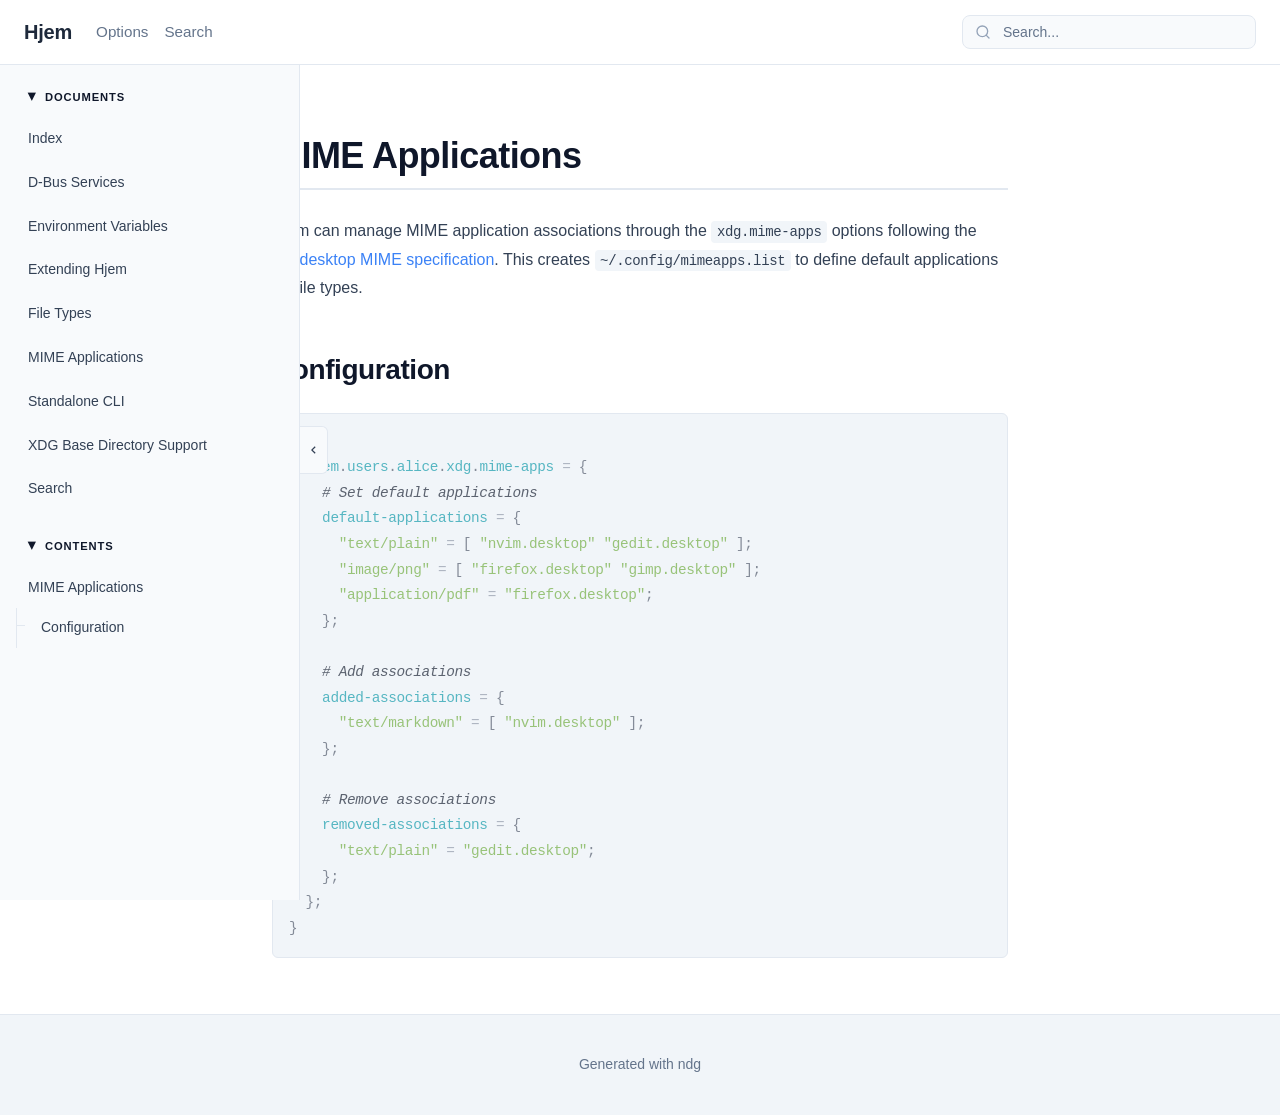
<file: mime-apps.html>
<!doctype html>
<html lang="en" class="no-js">
  <head>
    <meta charset="UTF-8" />
    <meta name="viewport" content="width=device-width, initial-scale=1.0" />
    <title>MIME Applications</title>
     
    
    <script>
      document.documentElement.classList.remove("no-js");
      document.documentElement.classList.add("js");
      // Apply sidebar state immediately to prevent flash
      (function () {
        try {
          if (localStorage.getItem("sidebar-collapsed") === "true") {
            document.documentElement.classList.add("sidebar-collapsed");
          }
        } catch (e) {
          // localStorage unavailable
        }
      })();
    </script>
    <link rel="stylesheet" href="assets/style.css" />
    <script defer src="assets/main.js"></script>
    
    <script>
      window.searchNamespace = window.searchNamespace || {};
      window.searchNamespace.rootPath = "";
    </script>
    <script defer src="assets/search-core.js"></script>
    <script defer src="assets/search.js"></script>
    
  </head>
  <body>
    <div class="container">
      <header>
        <div class="header-left">
          <h1 class="site-title">
            <a href="index.html">Hjem</a>
          </h1>

          <nav class="header-nav" aria-label="Primary">
  <ul>
    <li >
      <a href="options.html">Options</a>
    </li>
    
    <li><a href="search.html">Search</a></li>
    
  </ul>
</nav>

        </div>
        
        <div class="search-container js-only">
          <input type="text" id="search-input" placeholder="Search..." aria-label="Search" autocomplete="off" />
          <div id="search-results" class="search-results"></div>
        </div>
        
      </header>

      <div class="layout">
        <button
          type="button"
          class="sidebar-toggle js-only"
          aria-label="Collapse sidebar"
          aria-expanded="true"
          aria-controls="sidebar"
        >
          <svg
            aria-hidden="true"
            xmlns="http://www.w3.org/2000/svg"
            viewBox="0 0 24 24"
            width="24"
            height="24"
          >
            <path d="M15.41 7.41L14 6l-6 6 6 6 1.41-1.41L10.83 12z"></path>
          </svg>
        </button>
        <nav id="sidebar" class="sidebar" aria-label="Sidebar">
          <details class="sidebar-section" data-section="docs" open>
            <summary>Documents</summary>
            <div class="sidebar-section-content">
              <ul>
                <li><a href="index.html">Index</a></li>
<li><a href="dbus.html">D-Bus Services</a></li>
<li><a href="environment.html">Environment Variables</a></li>
<li><a href="extending.html">Extending Hjem</a></li>
<li><a href="file-types.html">File Types</a></li>
<li><a href="mime-apps.html">MIME Applications</a></li>
<li><a href="standalone.html">Standalone CLI</a></li>
<li><a href="xdg.html">XDG Base Directory Support</a></li>
<li><a href="search.html">Search</a></li>

              </ul>
            </div>
          </details>

          <details class="sidebar-section" data-section="toc" open>
            <summary>Contents</summary>
            <div class="sidebar-section-content">
              <ul class="toc-list">
                <li><a href="#mime-apps">MIME Applications</a>
<ul><li><a href="#configuration">Configuration</a>
</li></ul></li>
              </ul>
            </div>
          </details>
        </nav>

        <main class="content"><html><head></head><body><h1 id="mime-apps">MIME Applications</h1>
<p>Hjem can manage MIME application associations through the <code>xdg.mime-apps</code>
options following the <a href="https://specifications.freedesktop.org/mime-apps/latest/">freedesktop MIME specification</a>. This creates
<code>~/.config/mimeapps.list</code> to define default applications for file types.</p>
<h2 id="configuration">Configuration</h2>
<pre class="highlight"><code class="language-nix"><span style="color:rgb(132,139,152);">{</span><br>&nbsp;&nbsp;<span style="color:rgb(86,182,194);">hjem</span><span style="color:rgb(132,139,152);">.</span><span style="color:rgb(86,182,194);">users</span><span style="color:rgb(132,139,152);">.</span><span style="color:rgb(86,182,194);">alice</span><span style="color:rgb(132,139,152);">.</span><span style="color:rgb(86,182,194);">xdg</span><span style="color:rgb(132,139,152);">.</span><span style="color:rgb(86,182,194);">mime-apps</span>&nbsp;<span style="color:rgb(171,178,191);">=</span>&nbsp;<span style="color:rgb(132,139,152);">{</span><br>&nbsp;&nbsp;&nbsp;&nbsp;<span style="color:rgb(92,99,112);font-style: italic;">#&nbsp;Set&nbsp;default&nbsp;applications</span><br>&nbsp;&nbsp;&nbsp;&nbsp;<span style="color:rgb(86,182,194);">default-applications</span>&nbsp;<span style="color:rgb(171,178,191);">=</span>&nbsp;<span style="color:rgb(132,139,152);">{</span><br>&nbsp;&nbsp;&nbsp;&nbsp;&nbsp;&nbsp;<span style="color:rgb(152,195,121);">"</span><span style="color:rgb(152,195,121);">text/plain</span><span style="color:rgb(152,195,121);">"</span>&nbsp;<span style="color:rgb(171,178,191);">=</span>&nbsp;<span style="color:rgb(132,139,152);">[</span>&nbsp;<span style="color:rgb(152,195,121);">"</span><span style="color:rgb(152,195,121);">nvim.desktop</span><span style="color:rgb(152,195,121);">"</span>&nbsp;<span style="color:rgb(152,195,121);">"</span><span style="color:rgb(152,195,121);">gedit.desktop</span><span style="color:rgb(152,195,121);">"</span>&nbsp;<span style="color:rgb(132,139,152);">]</span><span style="color:rgb(132,139,152);">;</span><br>&nbsp;&nbsp;&nbsp;&nbsp;&nbsp;&nbsp;<span style="color:rgb(152,195,121);">"</span><span style="color:rgb(152,195,121);">image/png</span><span style="color:rgb(152,195,121);">"</span>&nbsp;<span style="color:rgb(171,178,191);">=</span>&nbsp;<span style="color:rgb(132,139,152);">[</span>&nbsp;<span style="color:rgb(152,195,121);">"</span><span style="color:rgb(152,195,121);">firefox.desktop</span><span style="color:rgb(152,195,121);">"</span>&nbsp;<span style="color:rgb(152,195,121);">"</span><span style="color:rgb(152,195,121);">gimp.desktop</span><span style="color:rgb(152,195,121);">"</span>&nbsp;<span style="color:rgb(132,139,152);">]</span><span style="color:rgb(132,139,152);">;</span><br>&nbsp;&nbsp;&nbsp;&nbsp;&nbsp;&nbsp;<span style="color:rgb(152,195,121);">"</span><span style="color:rgb(152,195,121);">application/pdf</span><span style="color:rgb(152,195,121);">"</span>&nbsp;<span style="color:rgb(171,178,191);">=</span>&nbsp;<span style="color:rgb(152,195,121);">"</span><span style="color:rgb(152,195,121);">firefox.desktop</span><span style="color:rgb(152,195,121);">"</span><span style="color:rgb(132,139,152);">;</span><br>&nbsp;&nbsp;&nbsp;&nbsp;<span style="color:rgb(132,139,152);">}</span><span style="color:rgb(132,139,152);">;</span><br><br>&nbsp;&nbsp;&nbsp;&nbsp;<span style="color:rgb(92,99,112);font-style: italic;">#&nbsp;Add&nbsp;associations</span><br>&nbsp;&nbsp;&nbsp;&nbsp;<span style="color:rgb(86,182,194);">added-associations</span>&nbsp;<span style="color:rgb(171,178,191);">=</span>&nbsp;<span style="color:rgb(132,139,152);">{</span><br>&nbsp;&nbsp;&nbsp;&nbsp;&nbsp;&nbsp;<span style="color:rgb(152,195,121);">"</span><span style="color:rgb(152,195,121);">text/markdown</span><span style="color:rgb(152,195,121);">"</span>&nbsp;<span style="color:rgb(171,178,191);">=</span>&nbsp;<span style="color:rgb(132,139,152);">[</span>&nbsp;<span style="color:rgb(152,195,121);">"</span><span style="color:rgb(152,195,121);">nvim.desktop</span><span style="color:rgb(152,195,121);">"</span>&nbsp;<span style="color:rgb(132,139,152);">]</span><span style="color:rgb(132,139,152);">;</span><br>&nbsp;&nbsp;&nbsp;&nbsp;<span style="color:rgb(132,139,152);">}</span><span style="color:rgb(132,139,152);">;</span><br><br>&nbsp;&nbsp;&nbsp;&nbsp;<span style="color:rgb(92,99,112);font-style: italic;">#&nbsp;Remove&nbsp;associations</span><br>&nbsp;&nbsp;&nbsp;&nbsp;<span style="color:rgb(86,182,194);">removed-associations</span>&nbsp;<span style="color:rgb(171,178,191);">=</span>&nbsp;<span style="color:rgb(132,139,152);">{</span><br>&nbsp;&nbsp;&nbsp;&nbsp;&nbsp;&nbsp;<span style="color:rgb(152,195,121);">"</span><span style="color:rgb(152,195,121);">text/plain</span><span style="color:rgb(152,195,121);">"</span>&nbsp;<span style="color:rgb(171,178,191);">=</span>&nbsp;<span style="color:rgb(152,195,121);">"</span><span style="color:rgb(152,195,121);">gedit.desktop</span><span style="color:rgb(152,195,121);">"</span><span style="color:rgb(132,139,152);">;</span><br>&nbsp;&nbsp;&nbsp;&nbsp;<span style="color:rgb(132,139,152);">}</span><span style="color:rgb(132,139,152);">;</span><br>&nbsp;&nbsp;<span style="color:rgb(132,139,152);">}</span><span style="color:rgb(132,139,152);">;</span><br><span style="color:rgb(132,139,152);">}</span><br></code></pre>
</body></html></main>
      </div>

      <aside class="page-toc">
        <nav class="page-toc-nav">
          <h3>On this page</h3>
          <ul class="page-toc-list">
            <li><a href="#mime-apps">MIME Applications</a>
<ul><li><a href="#configuration">Configuration</a>
</li></ul></li>
          </ul>
        </nav>
      </aside>

      <footer>
  <p>Generated with ndg</p>
</footer>

    </div>

    
  </body>
</html>
</file>
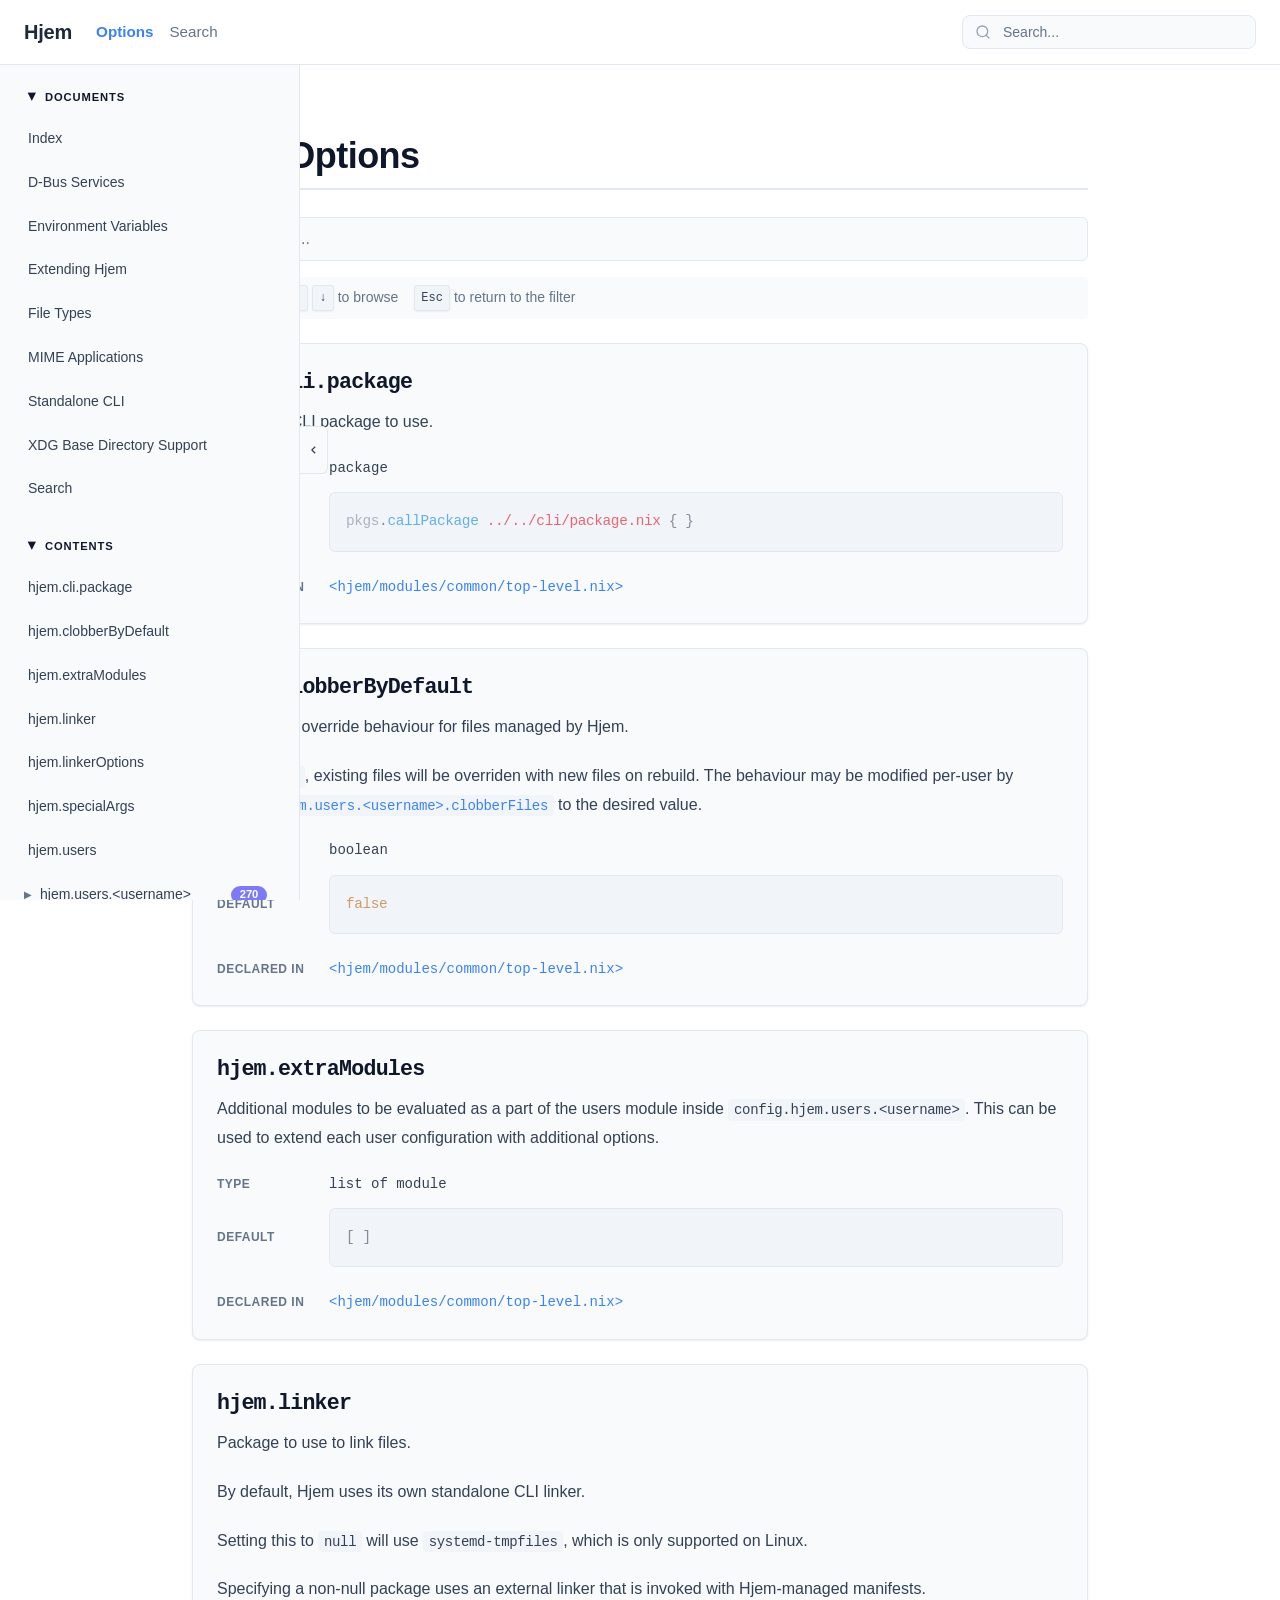
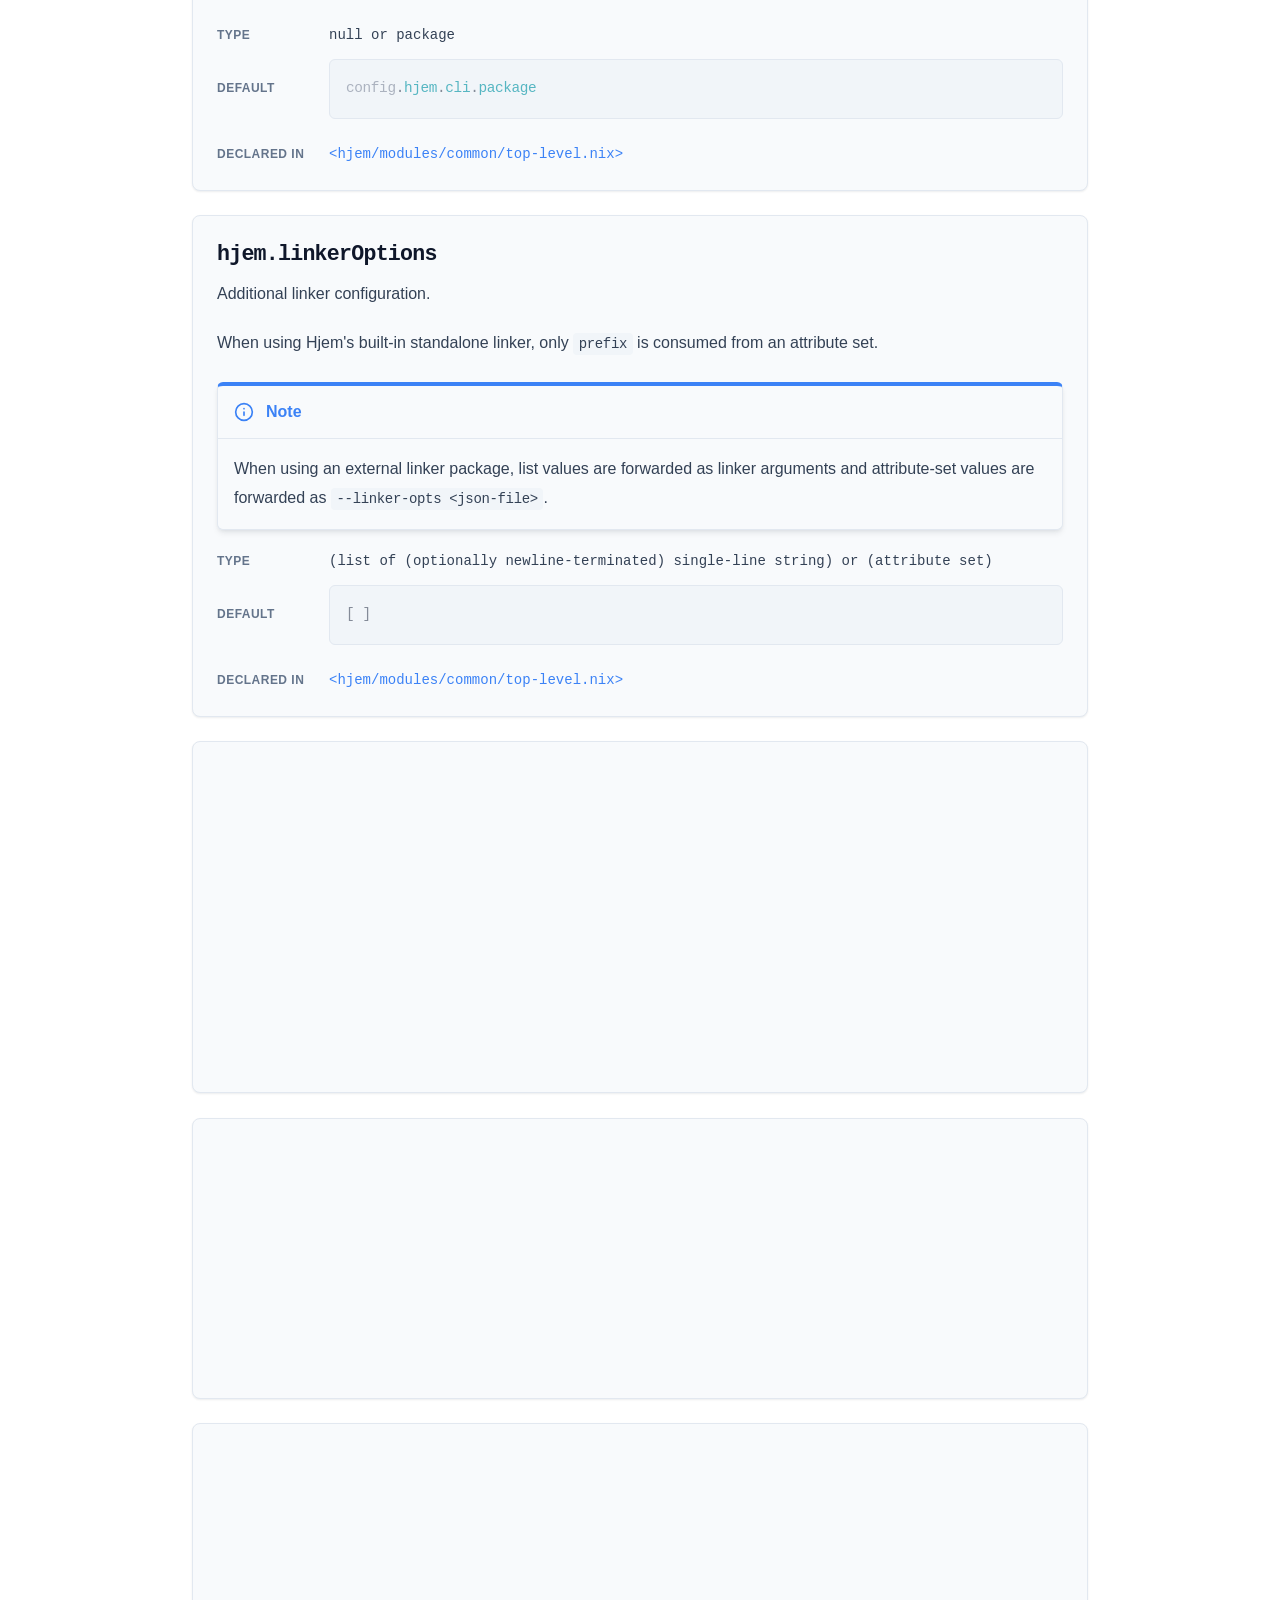
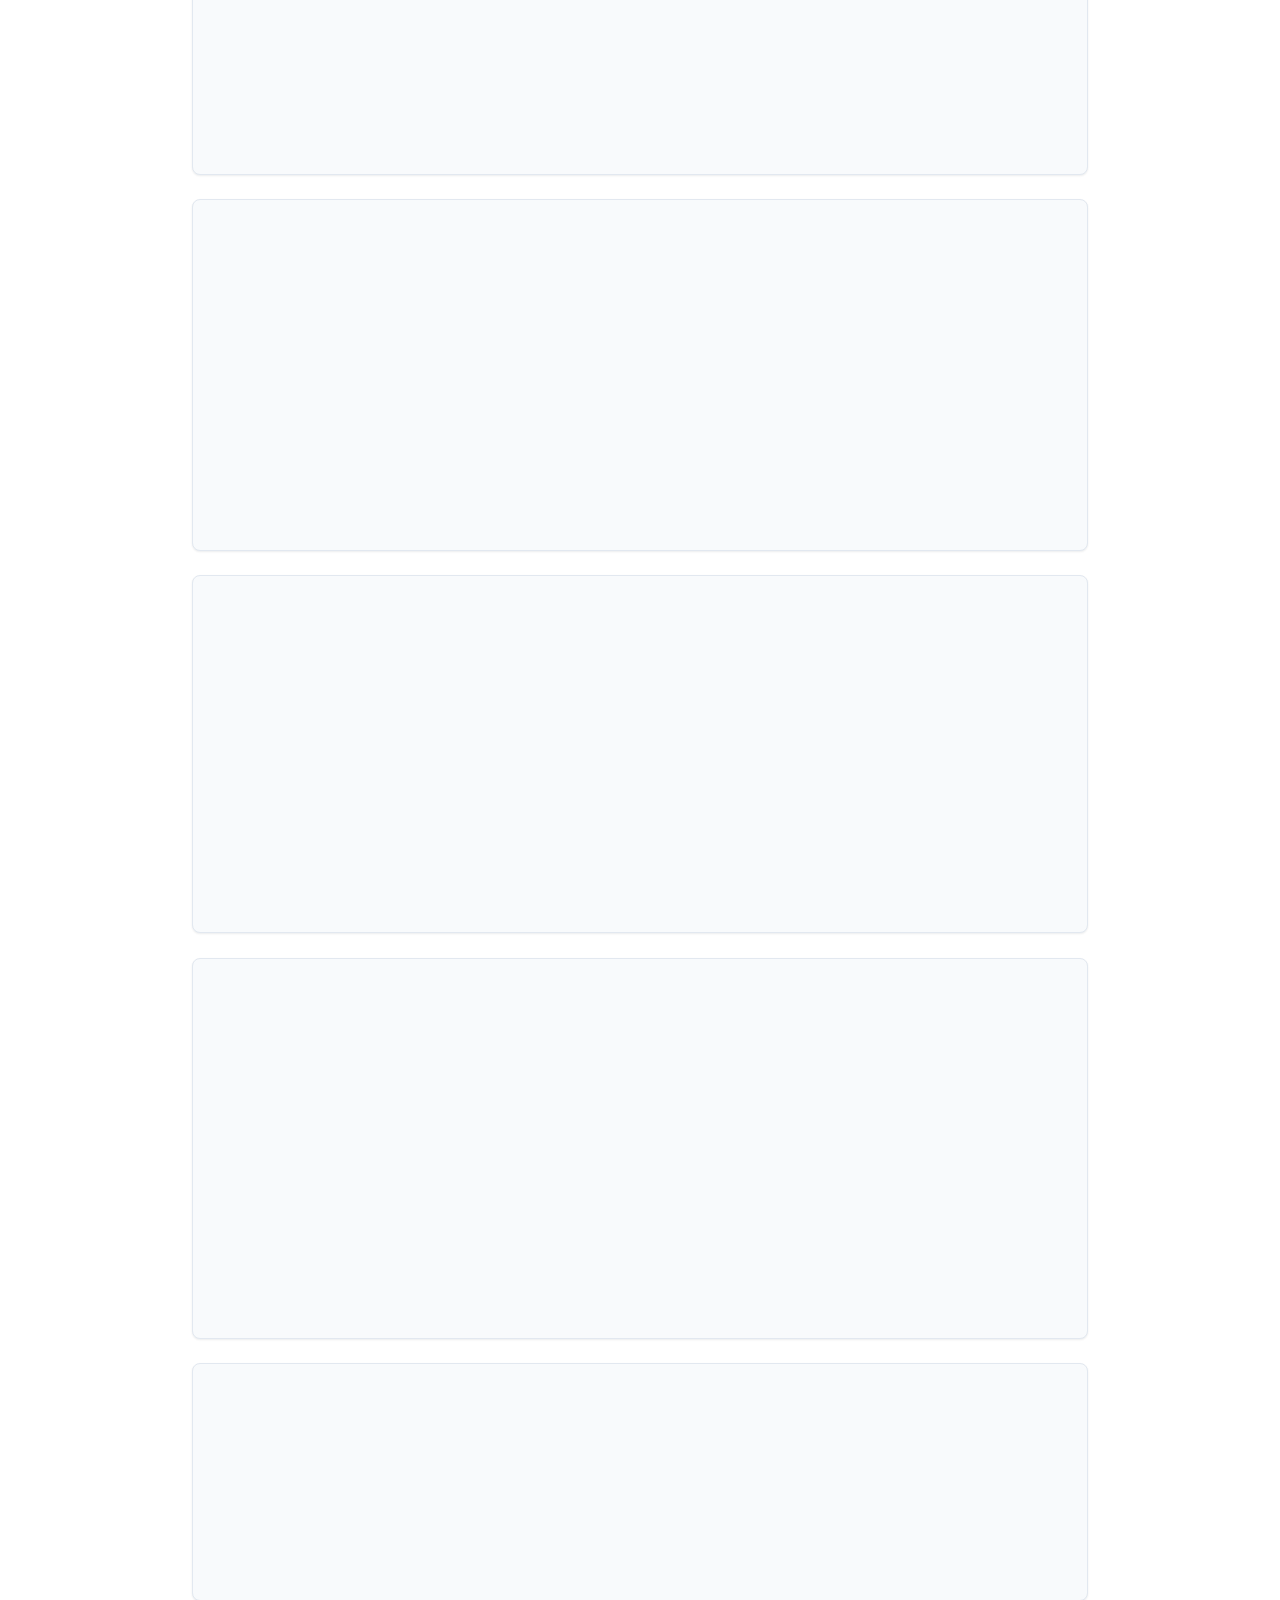
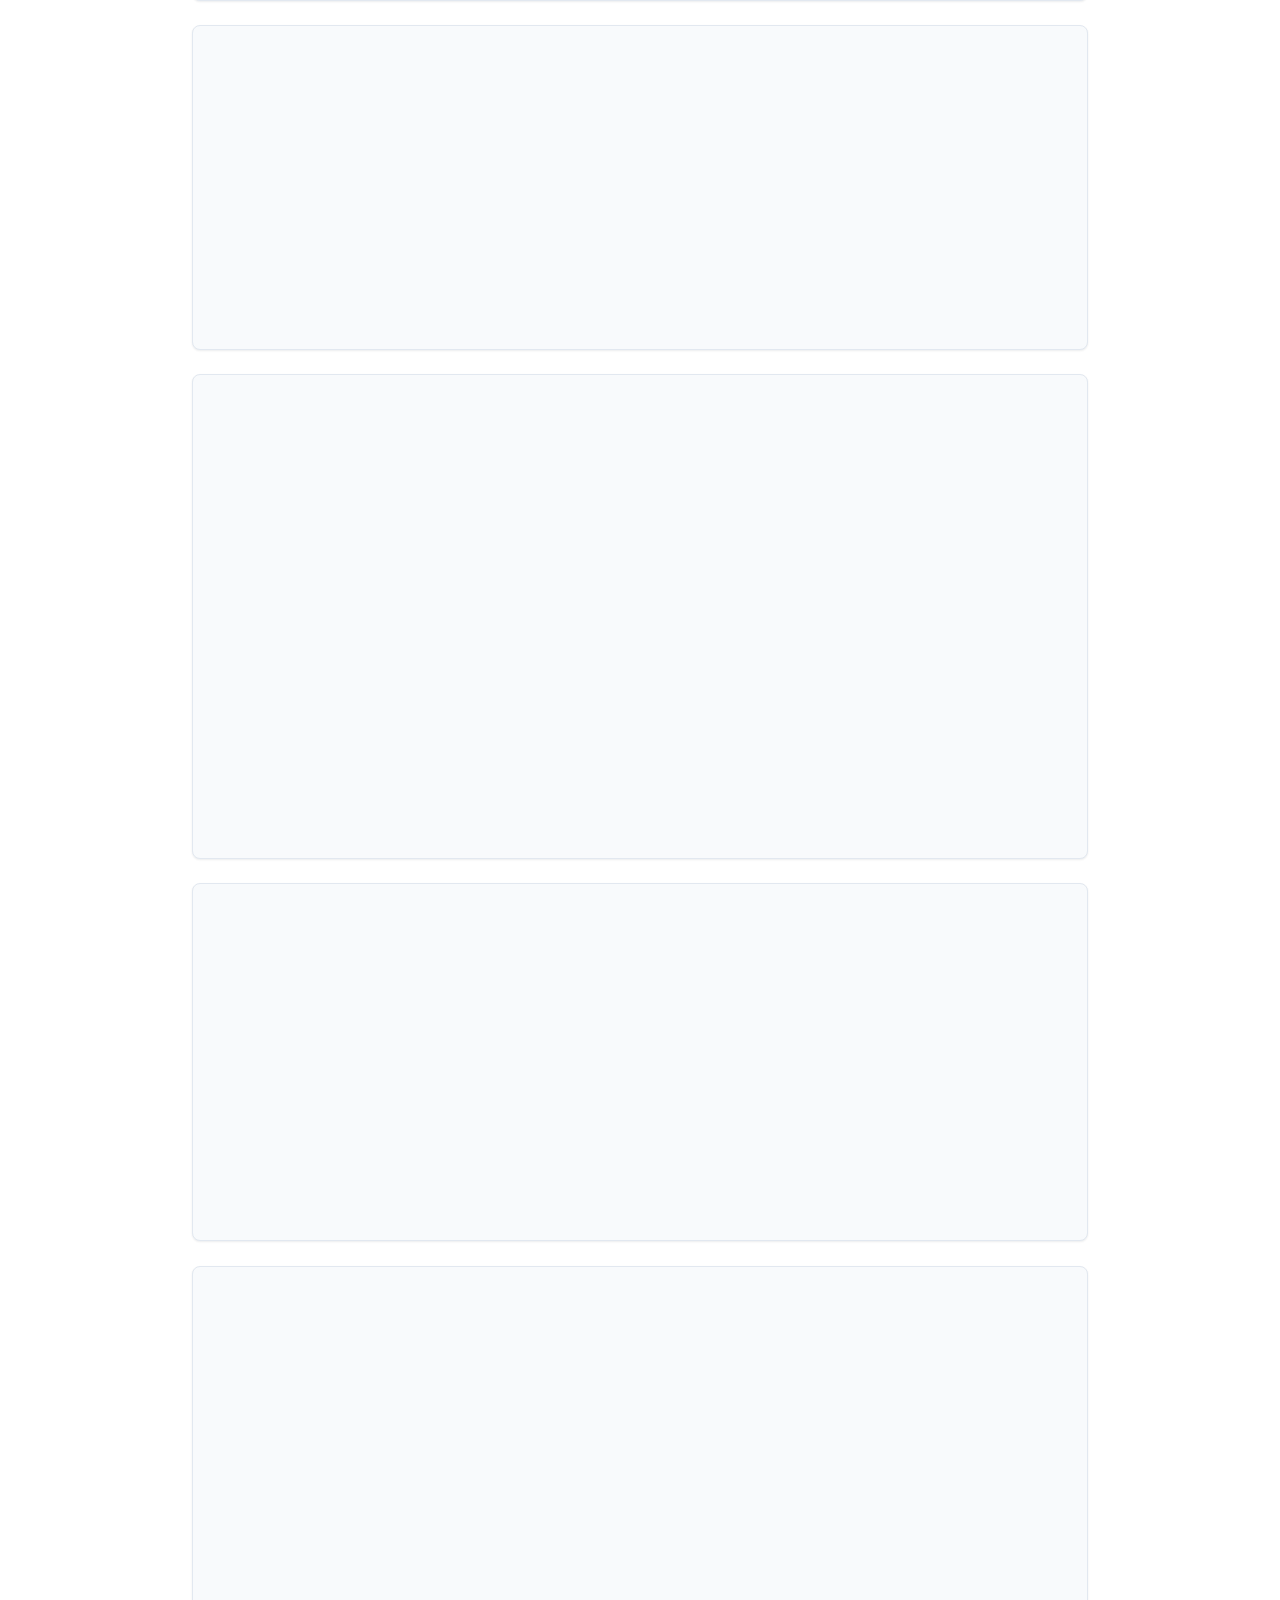
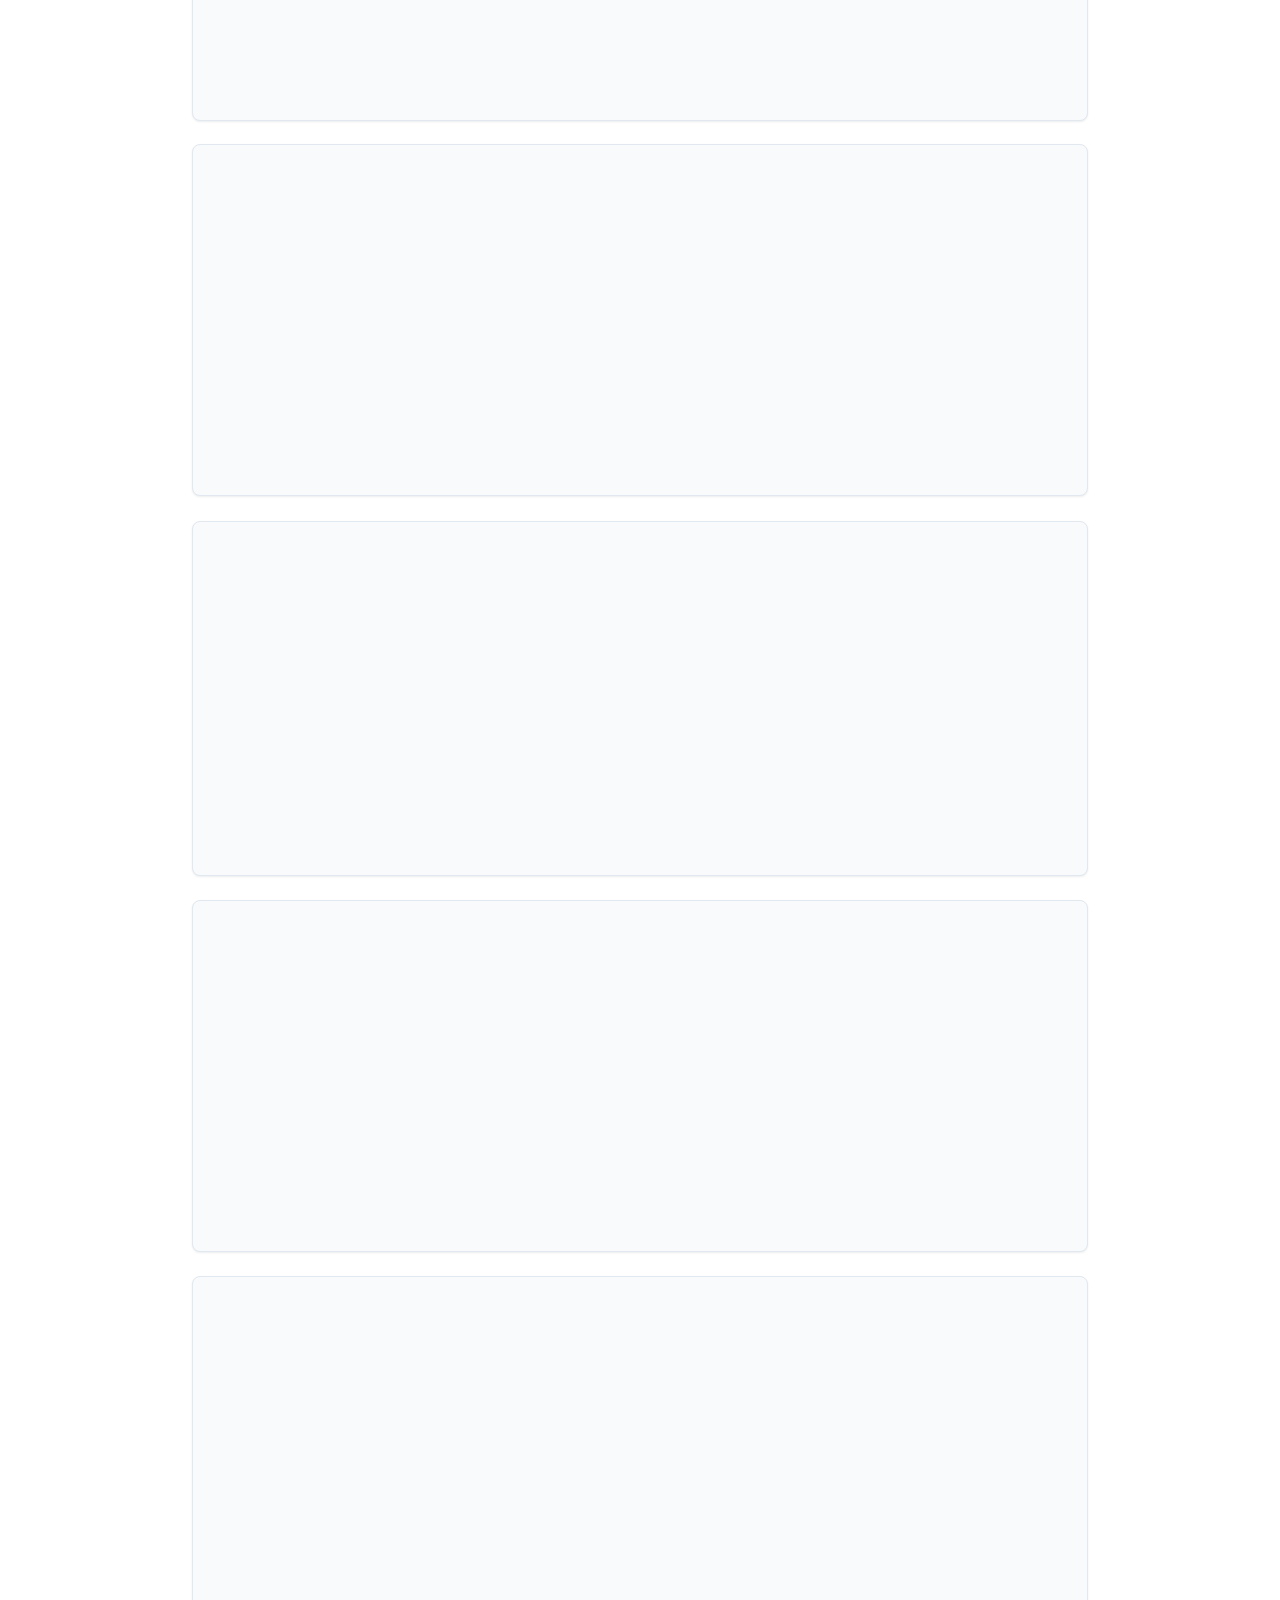
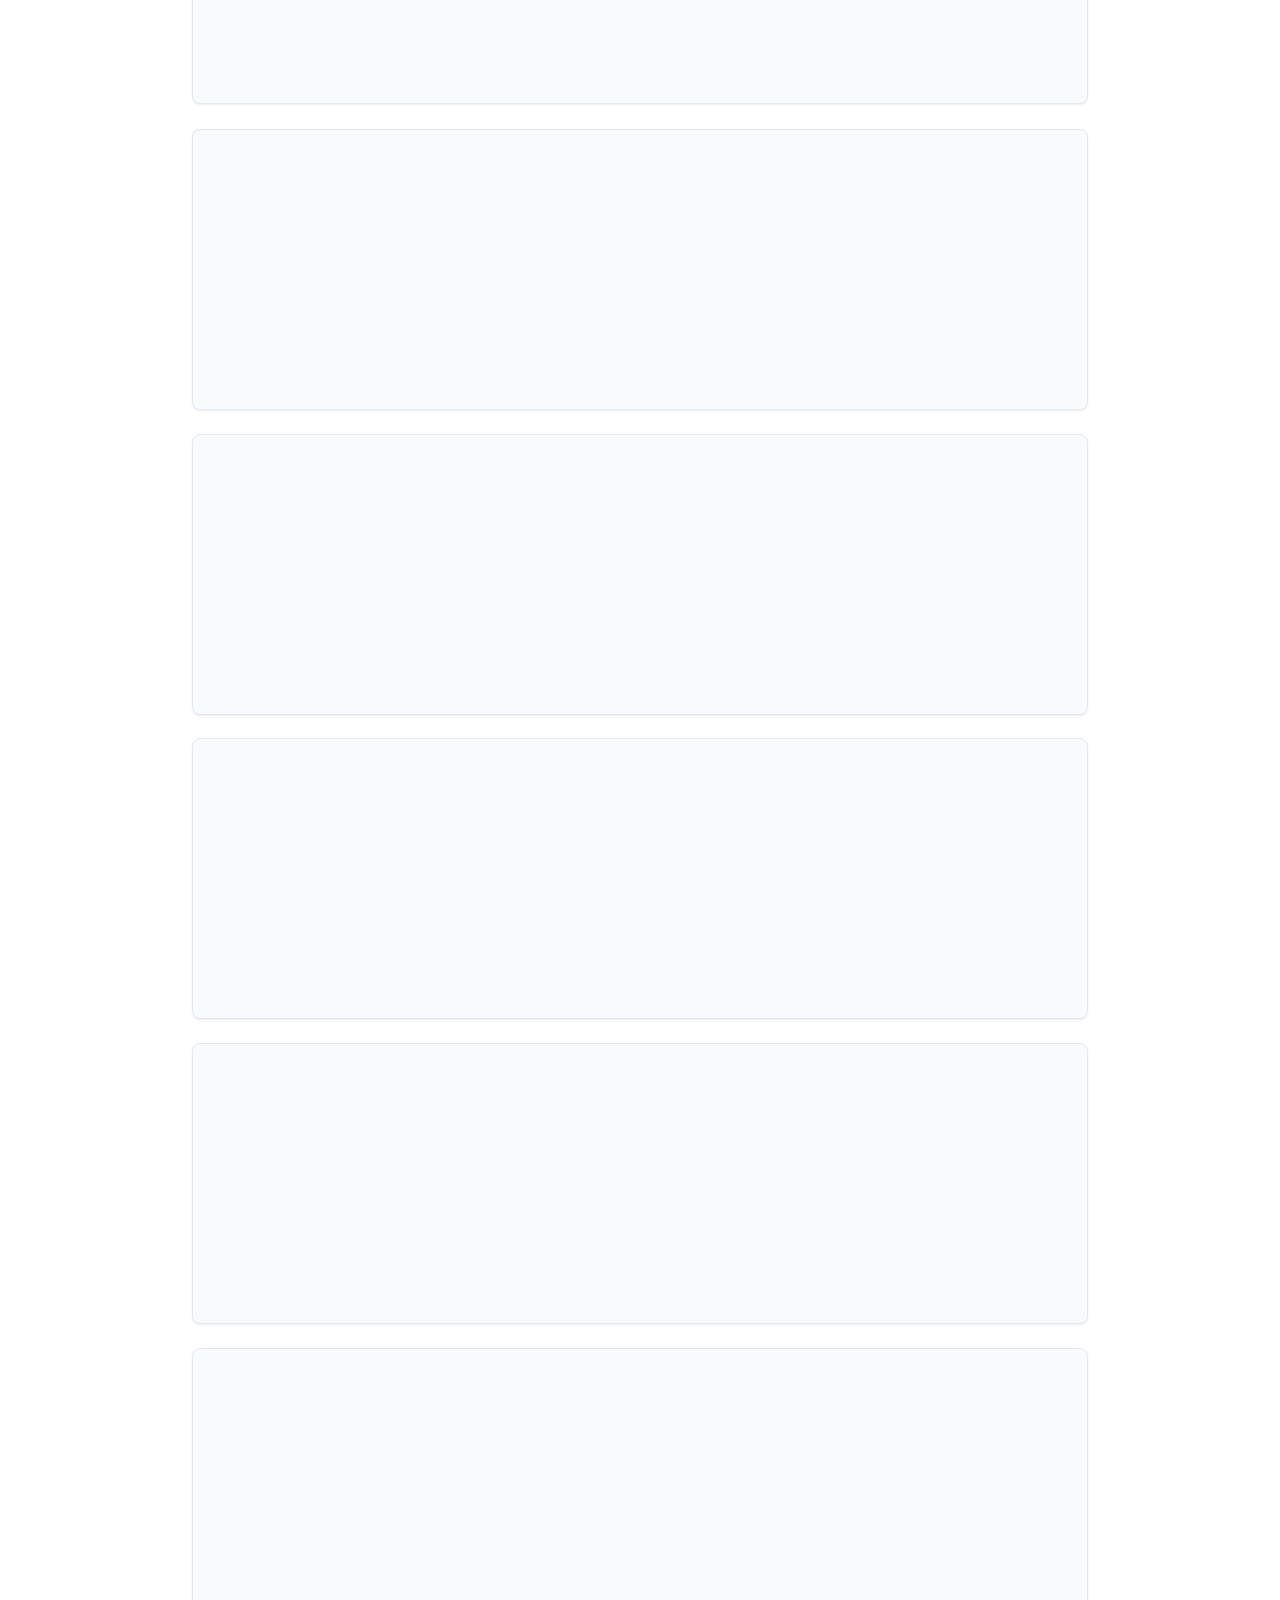
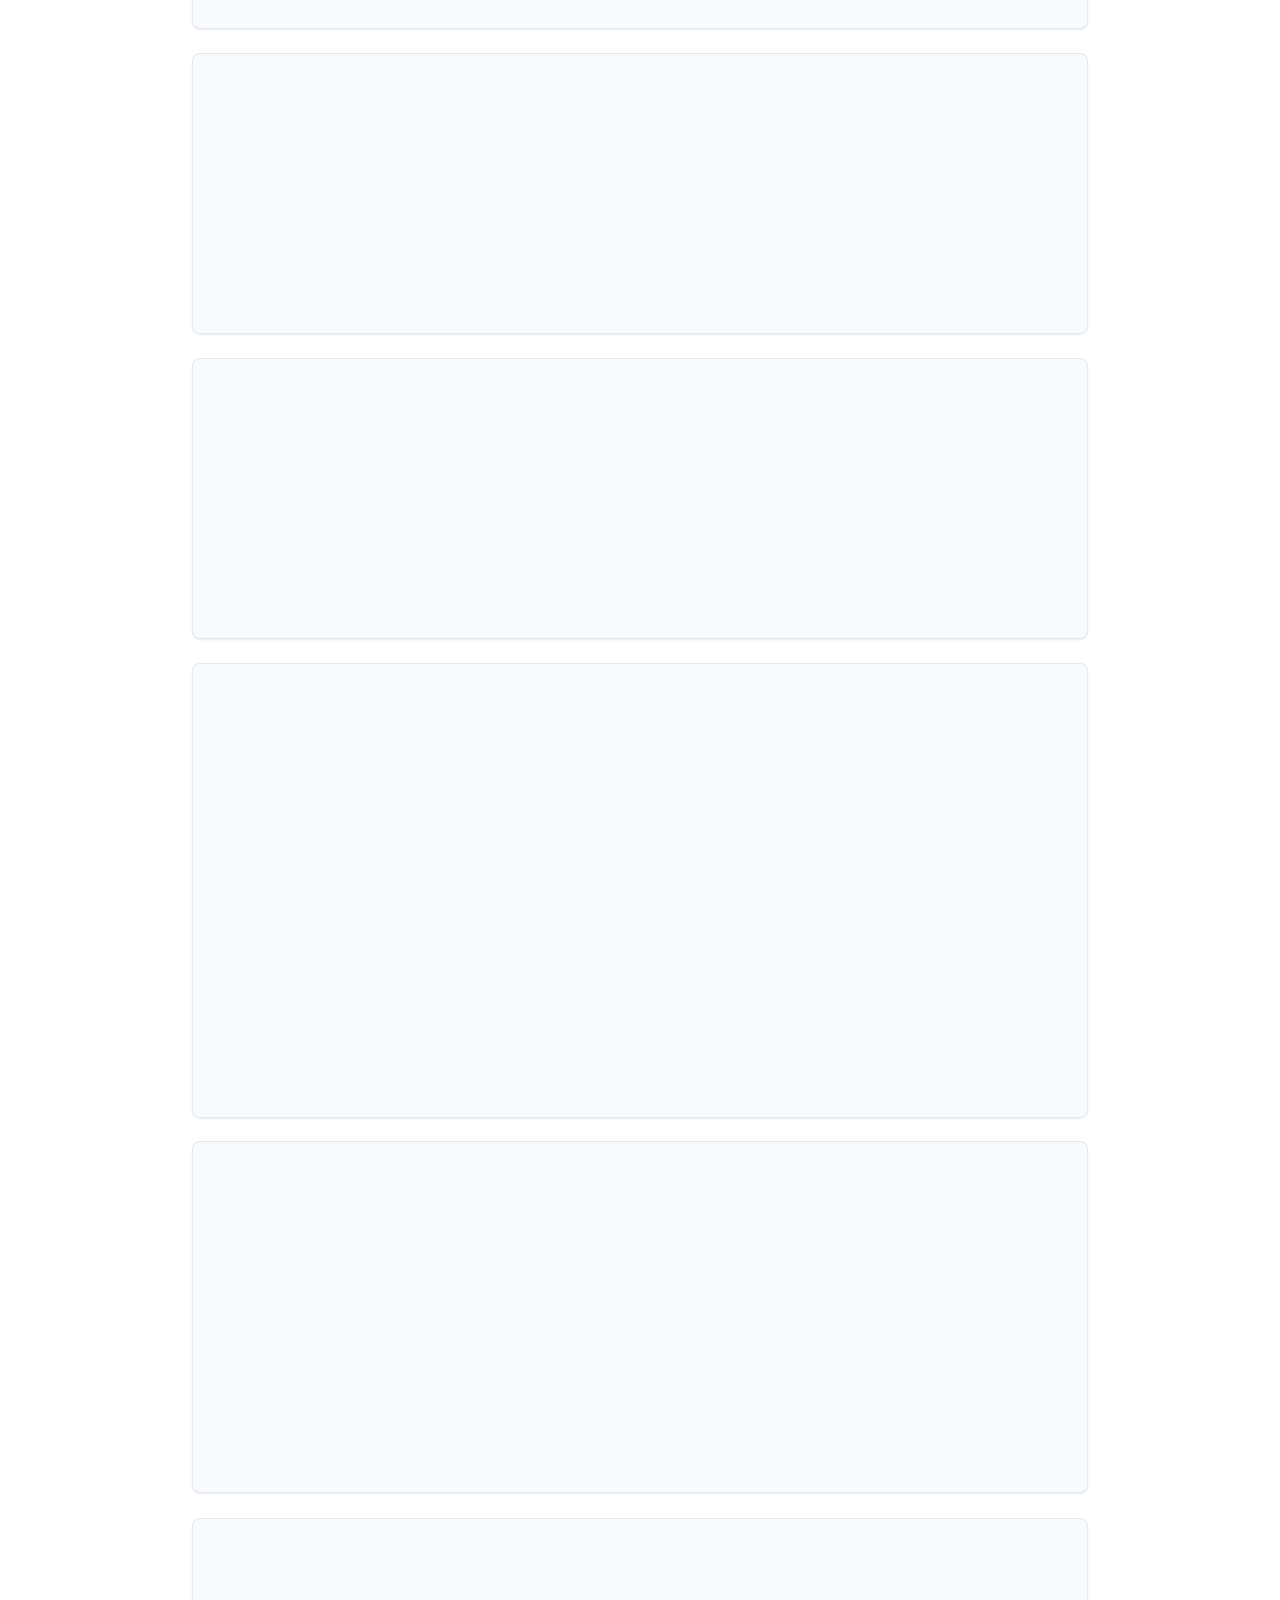
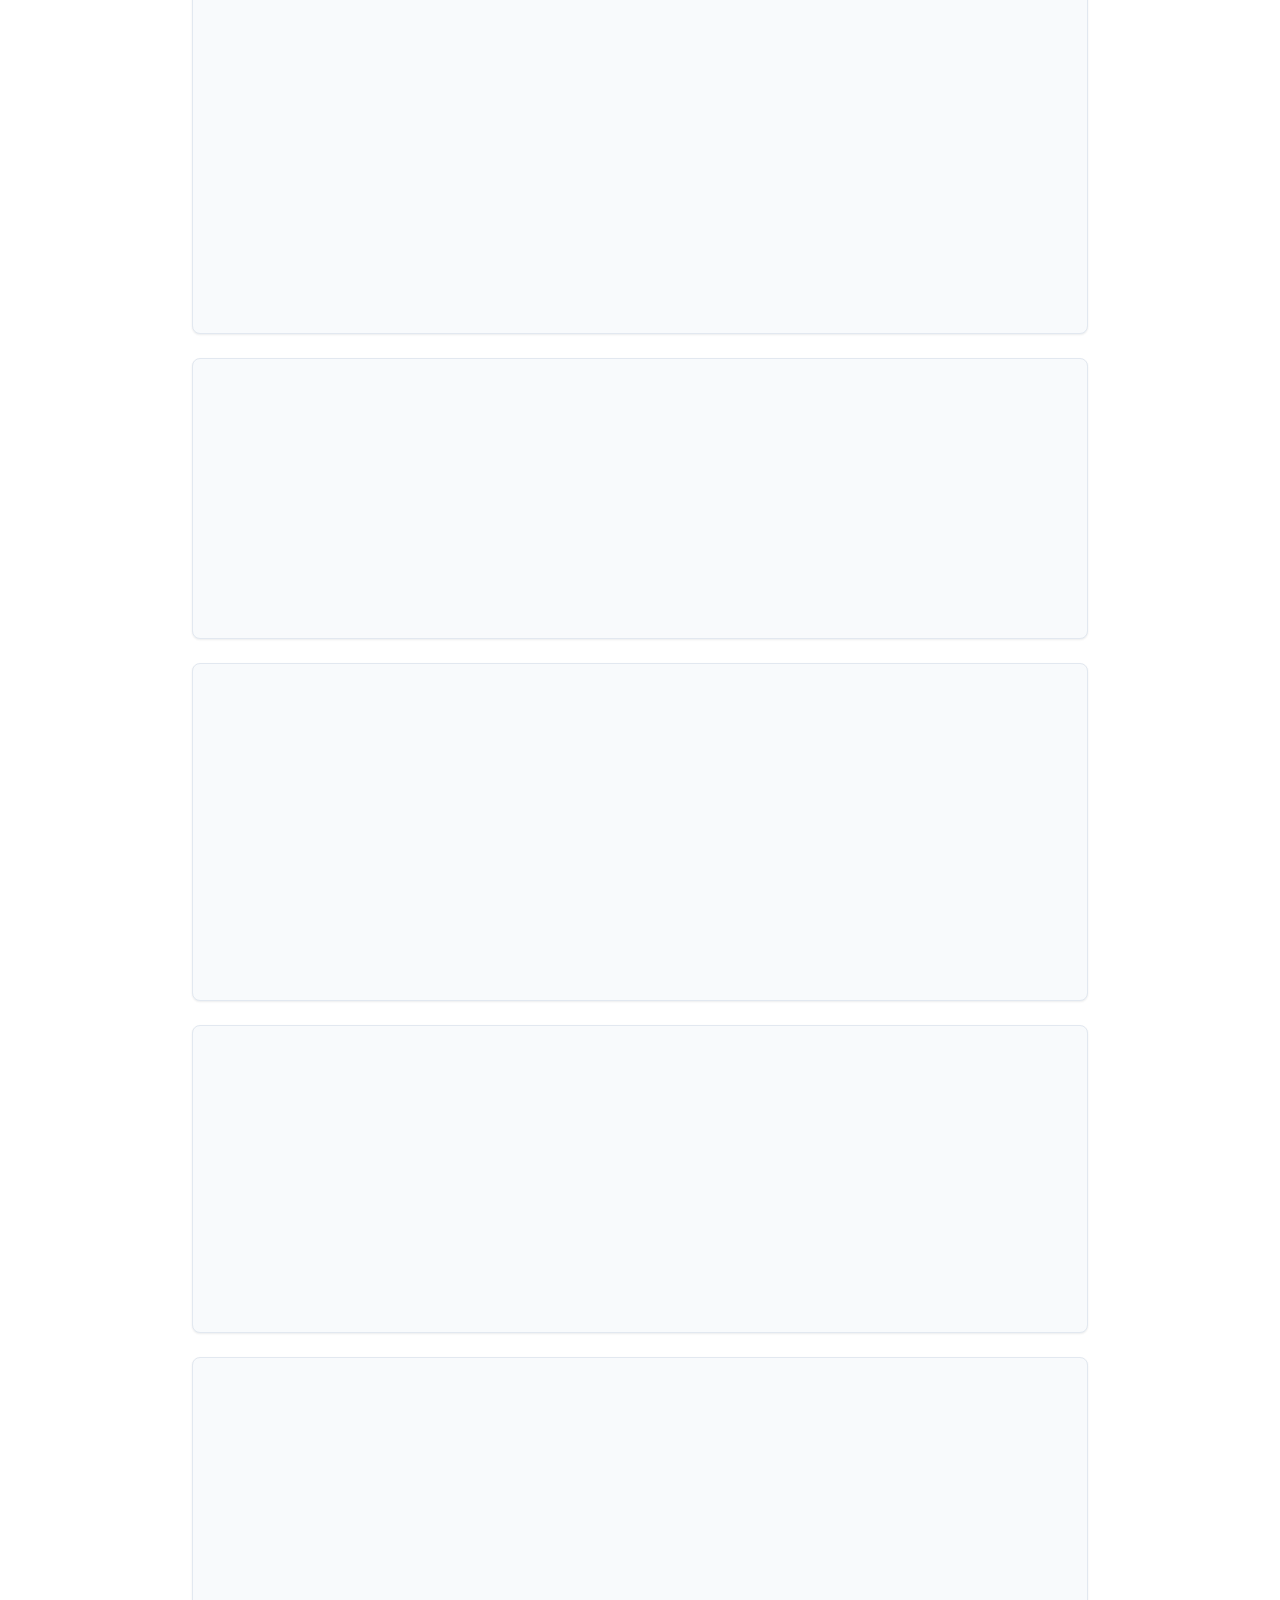
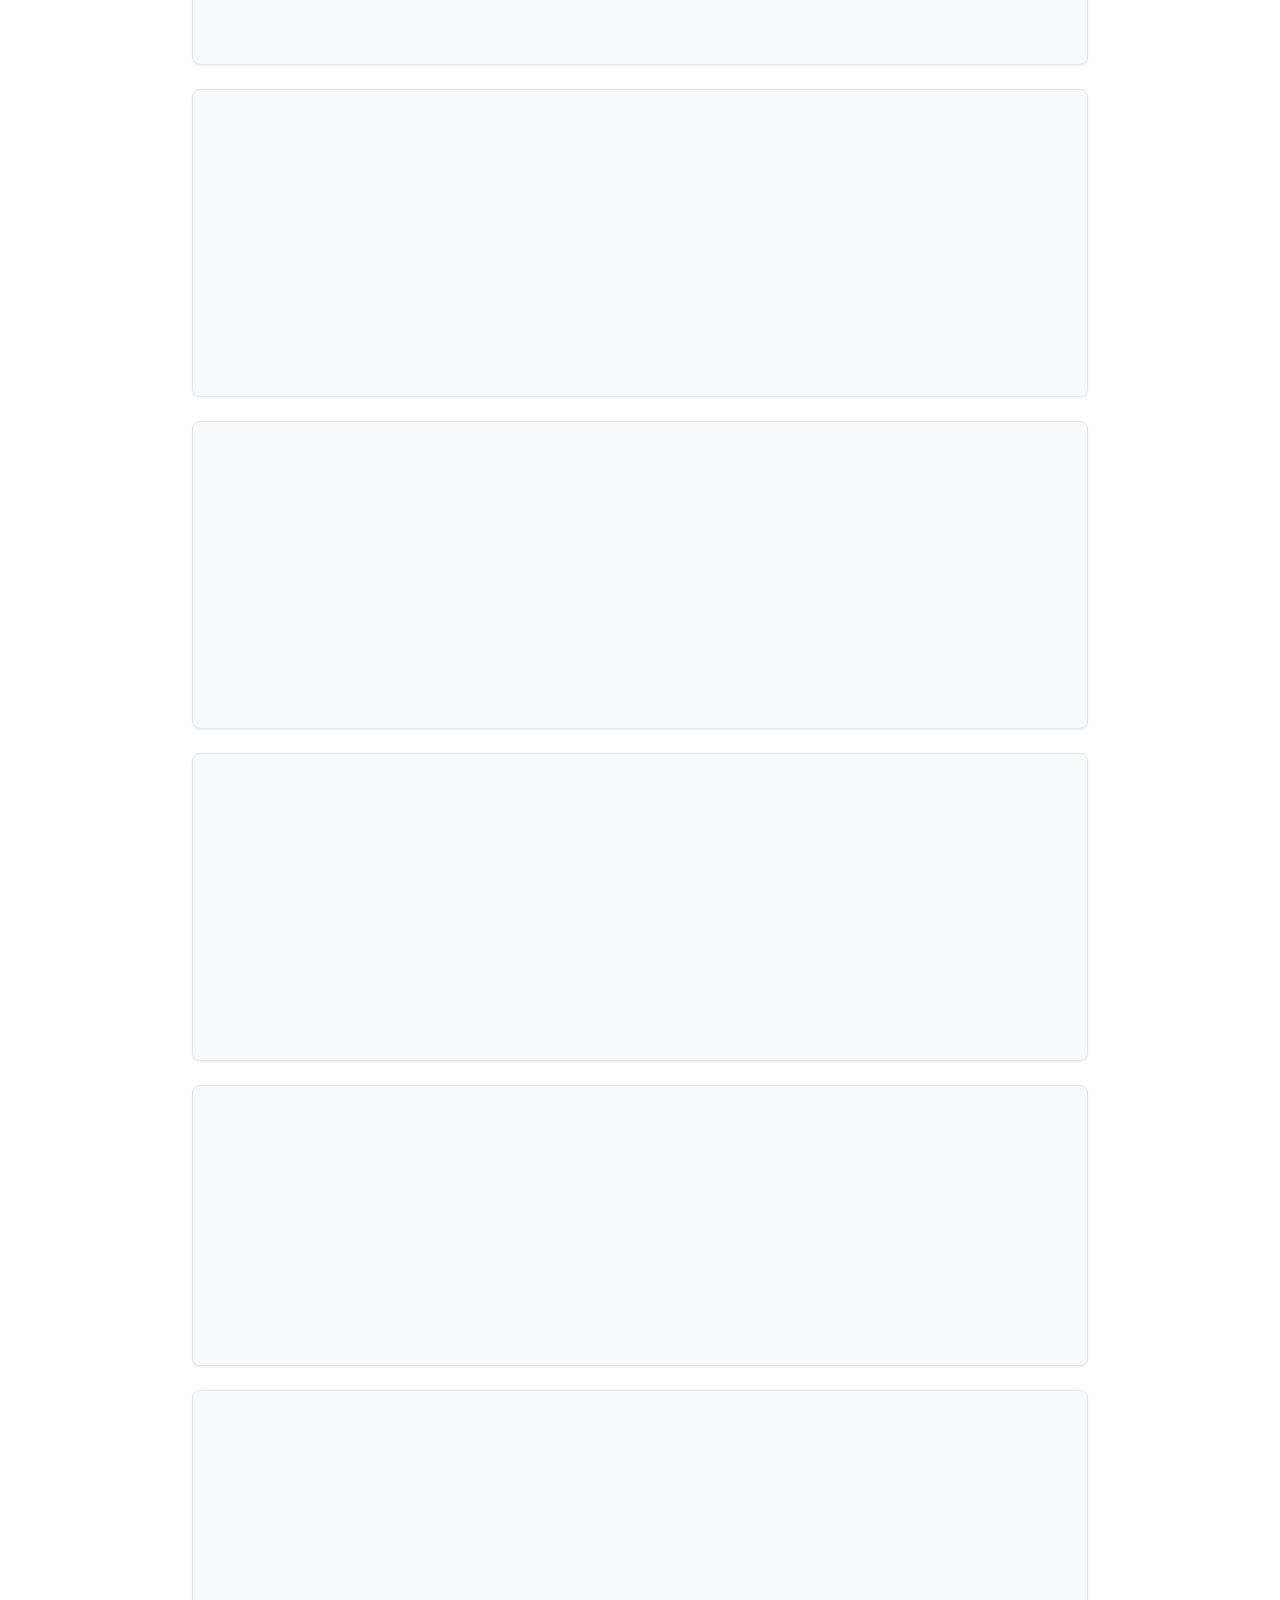
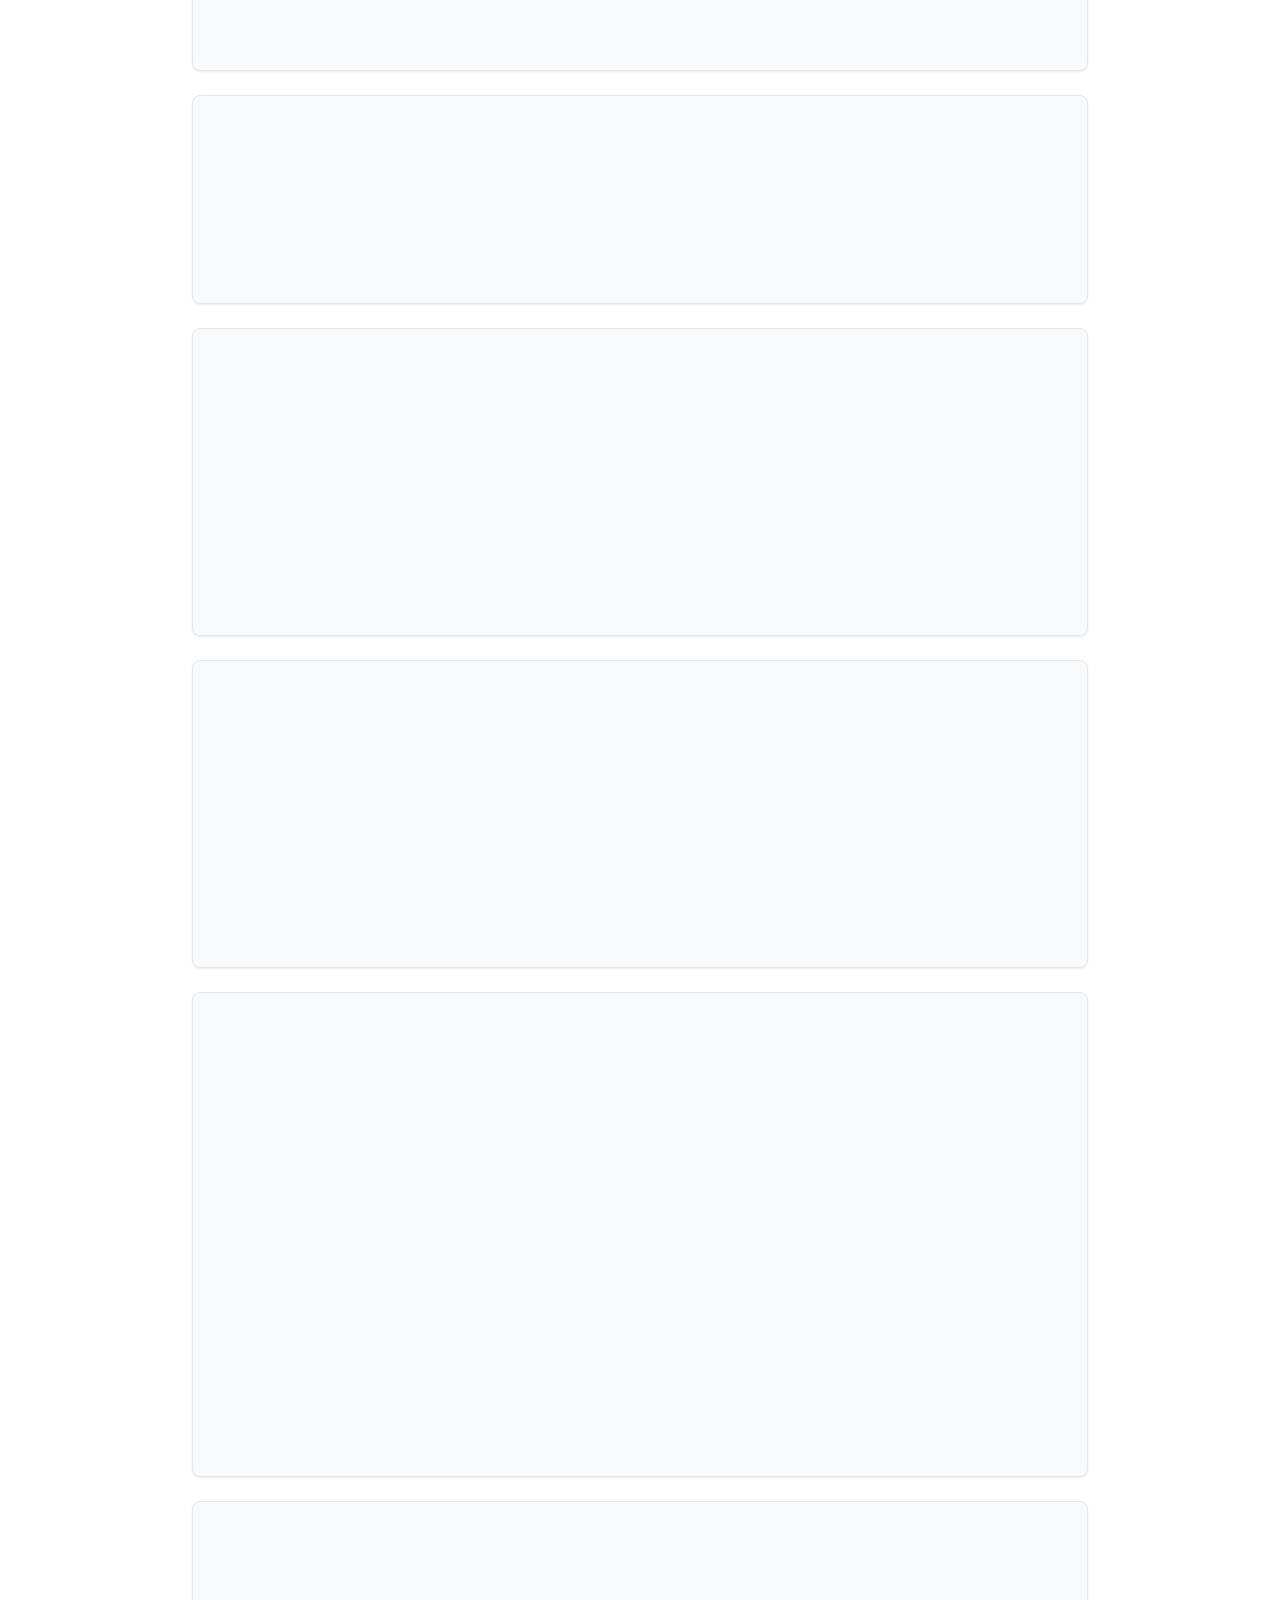
<file: options.html>
<!doctype html>
<html lang="en" class="no-js">
  <head>
    <meta charset="UTF-8" />
    <meta name="viewport" content="width=device-width, initial-scale=1.0" />
    <title>Hjem - Options</title>
     
    
    <script>
      document.documentElement.classList.remove("no-js");
      document.documentElement.classList.add("js");
      // Apply sidebar state immediately to prevent flash
      (function () {
        try {
          if (localStorage.getItem("sidebar-collapsed") === "true") {
            document.documentElement.classList.add("sidebar-collapsed");
          }
        } catch (e) {
          // localStorage unavailable
        }
      })();
    </script>
    <link rel="stylesheet" href="assets/style.css" />
    <script defer src="assets/main.js"></script>
    
    <script>
      window.searchNamespace = window.searchNamespace || {};
      window.searchNamespace.rootPath = "";
    </script>
    <script defer src="assets/search-core.js"></script>
    <script defer src="assets/search.js"></script>
    
  </head>
  <body class="options-page">
    <div class="container">
      <header>
        <div class="header-left">
          <h1 class="site-title">
            <a href="index.html">Hjem</a>
          </h1>
        </div>
        <nav class="header-nav" aria-label="Primary">
  <ul>
    <li class="active">
      <a href="options.html">Options</a>
    </li>
    
    <li><a href="search.html">Search</a></li>
    
  </ul>
</nav>
 
        <div class="search-container js-only">
          <input type="text" id="search-input" placeholder="Search..." aria-label="Search" autocomplete="off" />
          <div id="search-results" class="search-results"></div>
        </div>
        
      </header>

      <div class="layout">
        <button
          type="button"
          class="sidebar-toggle js-only"
          aria-label="Collapse sidebar"
          aria-expanded="true"
          aria-controls="sidebar"
        >
          <svg
            aria-hidden="true"
            xmlns="http://www.w3.org/2000/svg"
            viewBox="0 0 24 24"
            width="24"
            height="24"
          >
            <path d="M15.41 7.41L14 6l-6 6 6 6 1.41-1.41L10.83 12z"></path>
          </svg>
        </button>
        <nav id="sidebar" class="sidebar" aria-label="Sidebar">
          <details class="sidebar-section" data-section="docs" open>
            <summary>Documents</summary>
            <div class="sidebar-section-content">
              <ul>
                <li><a href="index.html">Index</a></li>
<li><a href="dbus.html">D-Bus Services</a></li>
<li><a href="environment.html">Environment Variables</a></li>
<li><a href="extending.html">Extending Hjem</a></li>
<li><a href="file-types.html">File Types</a></li>
<li><a href="mime-apps.html">MIME Applications</a></li>
<li><a href="standalone.html">Standalone CLI</a></li>
<li><a href="xdg.html">XDG Base Directory Support</a></li>
<li><a href="search.html">Search</a></li>

              </ul>
            </div>
          </details>

          

          <details class="sidebar-section" data-section="toc" open>
            <summary>Contents</summary>
            <div class="sidebar-section-content">
              <ul class="toc-list">
  
  
  <li>
    <a href='#option-hjem.cli.package' title="hjem.cli.package">
      hjem.cli.package
      
      
    </a>
  </li>
  
  <li>
    <a href='#option-hjem.clobberByDefault' title="hjem.clobberByDefault">
      hjem.clobberByDefault
      
      
    </a>
  </li>
  
  <li>
    <a href='#option-hjem.extraModules' title="hjem.extraModules">
      hjem.extraModules
      
      
    </a>
  </li>
  
  <li>
    <a href='#option-hjem.linker' title="hjem.linker">
      hjem.linker
      
      
    </a>
  </li>
  
  <li>
    <a href='#option-hjem.linkerOptions' title="hjem.linkerOptions">
      hjem.linkerOptions
      
      
    </a>
  </li>
  
  <li>
    <a href='#option-hjem.specialArgs' title="hjem.specialArgs">
      hjem.specialArgs
      
      
    </a>
  </li>
  
  <li>
    <a href='#option-hjem.users' title="hjem.users">
      hjem.users
      
      
    </a>
  </li>
  

  
  
  <li>
    <details class="toc-category">
      <summary title="hjem.users.&lt;username&gt;">
        <span>hjem.users.&lt;username&gt;</span>
        <span class="toc-count">270</span>
      </summary>
      <ul>
        

        
        <li>
          <a href='#option-hjem.users._username_.clobberFiles' title="hjem.users.&lt;username&gt;.clobberFiles">
            clobberFiles
            
            
          </a>
        </li>
        
        <li>
          <a href='#option-hjem.users._username_.dbus.packages' title="hjem.users.&lt;username&gt;.dbus.packages">
            dbus.packages
            
            
          </a>
        </li>
        
        <li>
          <a href='#option-hjem.users._username_.directory' title="hjem.users.&lt;username&gt;.directory">
            directory
            
            
          </a>
        </li>
        
        <li>
          <a href='#option-hjem.users._username_.enable' title="hjem.users.&lt;username&gt;.enable">
            enable
            
            
          </a>
        </li>
        
        <li>
          <a href='#option-hjem.users._username_.environment.loadEnv' title="hjem.users.&lt;username&gt;.environment.loadEnv">
            environment.loadEnv
            
            <span class="toc-readonly">read-only</span>
          </a>
        </li>
        
        <li>
          <a href='#option-hjem.users._username_.environment.sessionVariables' title="hjem.users.&lt;username&gt;.environment.sessionVariables">
            environment.sessionVariables
            
            
          </a>
        </li>
        
        <li>
          <a href='#option-hjem.users._username_.extraDependencies' title="hjem.users.&lt;username&gt;.extraDependencies">
            extraDependencies
            
            
          </a>
        </li>
        
        <li>
          <a href='#option-hjem.users._username_.files' title="hjem.users.&lt;username&gt;.files">
            files
            
            
          </a>
        </li>
        
        <li>
          <a href='#option-hjem.users._username_.files._path_.clobber' title="hjem.users.&lt;username&gt;.files.&lt;path&gt;.clobber">
            files.&lt;path&gt;.clobber
            
            
          </a>
        </li>
        
        <li>
          <a href='#option-hjem.users._username_.files._path_.enable' title="hjem.users.&lt;username&gt;.files.&lt;path&gt;.enable">
            files.&lt;path&gt;.enable
            
            
          </a>
        </li>
        
        <li>
          <a href='#option-hjem.users._username_.files._path_.executable' title="hjem.users.&lt;username&gt;.files.&lt;path&gt;.executable">
            files.&lt;path&gt;.executable
            
            
          </a>
        </li>
        
        <li>
          <a href='#option-hjem.users._username_.files._path_.generator' title="hjem.users.&lt;username&gt;.files.&lt;path&gt;.generator">
            files.&lt;path&gt;.generator
            
            
          </a>
        </li>
        
        <li>
          <a href='#option-hjem.users._username_.files._path_.gid' title="hjem.users.&lt;username&gt;.files.&lt;path&gt;.gid">
            files.&lt;path&gt;.gid
            
            
          </a>
        </li>
        
        <li>
          <a href='#option-hjem.users._username_.files._path_.permissions' title="hjem.users.&lt;username&gt;.files.&lt;path&gt;.permissions">
            files.&lt;path&gt;.permissions
            
            
          </a>
        </li>
        
        <li>
          <a href='#option-hjem.users._username_.files._path_.source' title="hjem.users.&lt;username&gt;.files.&lt;path&gt;.source">
            files.&lt;path&gt;.source
            
            
          </a>
        </li>
        
        <li>
          <a href='#option-hjem.users._username_.files._path_.target' title="hjem.users.&lt;username&gt;.files.&lt;path&gt;.target">
            files.&lt;path&gt;.target
            
            
          </a>
        </li>
        
        <li>
          <a href='#option-hjem.users._username_.files._path_.text' title="hjem.users.&lt;username&gt;.files.&lt;path&gt;.text">
            files.&lt;path&gt;.text
            
            
          </a>
        </li>
        
        <li>
          <a href='#option-hjem.users._username_.files._path_.type' title="hjem.users.&lt;username&gt;.files.&lt;path&gt;.type">
            files.&lt;path&gt;.type
            
            
          </a>
        </li>
        
        <li>
          <a href='#option-hjem.users._username_.files._path_.uid' title="hjem.users.&lt;username&gt;.files.&lt;path&gt;.uid">
            files.&lt;path&gt;.uid
            
            
          </a>
        </li>
        
        <li>
          <a href='#option-hjem.users._username_.files._path_.value' title="hjem.users.&lt;username&gt;.files.&lt;path&gt;.value">
            files.&lt;path&gt;.value
            
            
          </a>
        </li>
        
        <li>
          <a href='#option-hjem.users._username_.packages' title="hjem.users.&lt;username&gt;.packages">
            packages
            
            
          </a>
        </li>
        
        <li>
          <a href='#option-hjem.users._username_.systemd.enable' title="hjem.users.&lt;username&gt;.systemd.enable">
            systemd.enable
            
            
          </a>
        </li>
        
        <li>
          <a href='#option-hjem.users._username_.systemd.packages' title="hjem.users.&lt;username&gt;.systemd.packages">
            systemd.packages
            
            
          </a>
        </li>
        
        <li>
          <a href='#option-hjem.users._username_.systemd.paths' title="hjem.users.&lt;username&gt;.systemd.paths">
            systemd.paths
            
            
          </a>
        </li>
        
        <li>
          <a href='#option-hjem.users._username_.systemd.paths._name_.after' title="hjem.users.&lt;username&gt;.systemd.paths.&lt;name&gt;.after">
            systemd.paths.&lt;name&gt;.after
            
            
          </a>
        </li>
        
        <li>
          <a href='#option-hjem.users._username_.systemd.paths._name_.aliases' title="hjem.users.&lt;username&gt;.systemd.paths.&lt;name&gt;.aliases">
            systemd.paths.&lt;name&gt;.aliases
            
            
          </a>
        </li>
        
        <li>
          <a href='#option-hjem.users._username_.systemd.paths._name_.before' title="hjem.users.&lt;username&gt;.systemd.paths.&lt;name&gt;.before">
            systemd.paths.&lt;name&gt;.before
            
            
          </a>
        </li>
        
        <li>
          <a href='#option-hjem.users._username_.systemd.paths._name_.bindsTo' title="hjem.users.&lt;username&gt;.systemd.paths.&lt;name&gt;.bindsTo">
            systemd.paths.&lt;name&gt;.bindsTo
            
            
          </a>
        </li>
        
        <li>
          <a href='#option-hjem.users._username_.systemd.paths._name_.conflicts' title="hjem.users.&lt;username&gt;.systemd.paths.&lt;name&gt;.conflicts">
            systemd.paths.&lt;name&gt;.conflicts
            
            
          </a>
        </li>
        
        <li>
          <a href='#option-hjem.users._username_.systemd.paths._name_.description' title="hjem.users.&lt;username&gt;.systemd.paths.&lt;name&gt;.description">
            systemd.paths.&lt;name&gt;.description
            
            
          </a>
        </li>
        
        <li>
          <a href='#option-hjem.users._username_.systemd.paths._name_.documentation' title="hjem.users.&lt;username&gt;.systemd.paths.&lt;name&gt;.documentation">
            systemd.paths.&lt;name&gt;.documentation
            
            
          </a>
        </li>
        
        <li>
          <a href='#option-hjem.users._username_.systemd.paths._name_.enable' title="hjem.users.&lt;username&gt;.systemd.paths.&lt;name&gt;.enable">
            systemd.paths.&lt;name&gt;.enable
            
            
          </a>
        </li>
        
        <li>
          <a href='#option-hjem.users._username_.systemd.paths._name_.name' title="hjem.users.&lt;username&gt;.systemd.paths.&lt;name&gt;.name">
            systemd.paths.&lt;name&gt;.name
            
            
          </a>
        </li>
        
        <li>
          <a href='#option-hjem.users._username_.systemd.paths._name_.onFailure' title="hjem.users.&lt;username&gt;.systemd.paths.&lt;name&gt;.onFailure">
            systemd.paths.&lt;name&gt;.onFailure
            
            
          </a>
        </li>
        
        <li>
          <a href='#option-hjem.users._username_.systemd.paths._name_.onSuccess' title="hjem.users.&lt;username&gt;.systemd.paths.&lt;name&gt;.onSuccess">
            systemd.paths.&lt;name&gt;.onSuccess
            
            
          </a>
        </li>
        
        <li>
          <a href='#option-hjem.users._username_.systemd.paths._name_.overrideStrategy' title="hjem.users.&lt;username&gt;.systemd.paths.&lt;name&gt;.overrideStrategy">
            systemd.paths.&lt;name&gt;.overrideStrategy
            
            
          </a>
        </li>
        
        <li>
          <a href='#option-hjem.users._username_.systemd.paths._name_.partOf' title="hjem.users.&lt;username&gt;.systemd.paths.&lt;name&gt;.partOf">
            systemd.paths.&lt;name&gt;.partOf
            
            
          </a>
        </li>
        
        <li>
          <a href='#option-hjem.users._username_.systemd.paths._name_.pathConfig' title="hjem.users.&lt;username&gt;.systemd.paths.&lt;name&gt;.pathConfig">
            systemd.paths.&lt;name&gt;.pathConfig
            
            
          </a>
        </li>
        
        <li>
          <a href='#option-hjem.users._username_.systemd.paths._name_.reloadTriggers' title="hjem.users.&lt;username&gt;.systemd.paths.&lt;name&gt;.reloadTriggers">
            systemd.paths.&lt;name&gt;.reloadTriggers
            
            
          </a>
        </li>
        
        <li>
          <a href='#option-hjem.users._username_.systemd.paths._name_.requiredBy' title="hjem.users.&lt;username&gt;.systemd.paths.&lt;name&gt;.requiredBy">
            systemd.paths.&lt;name&gt;.requiredBy
            
            
          </a>
        </li>
        
        <li>
          <a href='#option-hjem.users._username_.systemd.paths._name_.requires' title="hjem.users.&lt;username&gt;.systemd.paths.&lt;name&gt;.requires">
            systemd.paths.&lt;name&gt;.requires
            
            
          </a>
        </li>
        
        <li>
          <a href='#option-hjem.users._username_.systemd.paths._name_.requisite' title="hjem.users.&lt;username&gt;.systemd.paths.&lt;name&gt;.requisite">
            systemd.paths.&lt;name&gt;.requisite
            
            
          </a>
        </li>
        
        <li>
          <a href='#option-hjem.users._username_.systemd.paths._name_.restartTriggers' title="hjem.users.&lt;username&gt;.systemd.paths.&lt;name&gt;.restartTriggers">
            systemd.paths.&lt;name&gt;.restartTriggers
            
            
          </a>
        </li>
        
        <li>
          <a href='#option-hjem.users._username_.systemd.paths._name_.startLimitBurst' title="hjem.users.&lt;username&gt;.systemd.paths.&lt;name&gt;.startLimitBurst">
            systemd.paths.&lt;name&gt;.startLimitBurst
            
            
          </a>
        </li>
        
        <li>
          <a href='#option-hjem.users._username_.systemd.paths._name_.startLimitIntervalSec' title="hjem.users.&lt;username&gt;.systemd.paths.&lt;name&gt;.startLimitIntervalSec">
            systemd.paths.&lt;name&gt;.startLimitIntervalSec
            
            
          </a>
        </li>
        
        <li>
          <a href='#option-hjem.users._username_.systemd.paths._name_.unitConfig' title="hjem.users.&lt;username&gt;.systemd.paths.&lt;name&gt;.unitConfig">
            systemd.paths.&lt;name&gt;.unitConfig
            
            
          </a>
        </li>
        
        <li>
          <a href='#option-hjem.users._username_.systemd.paths._name_.upheldBy' title="hjem.users.&lt;username&gt;.systemd.paths.&lt;name&gt;.upheldBy">
            systemd.paths.&lt;name&gt;.upheldBy
            
            
          </a>
        </li>
        
        <li>
          <a href='#option-hjem.users._username_.systemd.paths._name_.upholds' title="hjem.users.&lt;username&gt;.systemd.paths.&lt;name&gt;.upholds">
            systemd.paths.&lt;name&gt;.upholds
            
            
          </a>
        </li>
        
        <li>
          <a href='#option-hjem.users._username_.systemd.paths._name_.wantedBy' title="hjem.users.&lt;username&gt;.systemd.paths.&lt;name&gt;.wantedBy">
            systemd.paths.&lt;name&gt;.wantedBy
            
            
          </a>
        </li>
        
        <li>
          <a href='#option-hjem.users._username_.systemd.paths._name_.wants' title="hjem.users.&lt;username&gt;.systemd.paths.&lt;name&gt;.wants">
            systemd.paths.&lt;name&gt;.wants
            
            
          </a>
        </li>
        
        <li>
          <a href='#option-hjem.users._username_.systemd.services' title="hjem.users.&lt;username&gt;.systemd.services">
            systemd.services
            
            
          </a>
        </li>
        
        <li>
          <a href='#option-hjem.users._username_.systemd.services._name_.after' title="hjem.users.&lt;username&gt;.systemd.services.&lt;name&gt;.after">
            systemd.services.&lt;name&gt;.after
            
            
          </a>
        </li>
        
        <li>
          <a href='#option-hjem.users._username_.systemd.services._name_.aliases' title="hjem.users.&lt;username&gt;.systemd.services.&lt;name&gt;.aliases">
            systemd.services.&lt;name&gt;.aliases
            
            
          </a>
        </li>
        
        <li>
          <a href='#option-hjem.users._username_.systemd.services._name_.before' title="hjem.users.&lt;username&gt;.systemd.services.&lt;name&gt;.before">
            systemd.services.&lt;name&gt;.before
            
            
          </a>
        </li>
        
        <li>
          <a href='#option-hjem.users._username_.systemd.services._name_.bindsTo' title="hjem.users.&lt;username&gt;.systemd.services.&lt;name&gt;.bindsTo">
            systemd.services.&lt;name&gt;.bindsTo
            
            
          </a>
        </li>
        
        <li>
          <a href='#option-hjem.users._username_.systemd.services._name_.conflicts' title="hjem.users.&lt;username&gt;.systemd.services.&lt;name&gt;.conflicts">
            systemd.services.&lt;name&gt;.conflicts
            
            
          </a>
        </li>
        
        <li>
          <a href='#option-hjem.users._username_.systemd.services._name_.description' title="hjem.users.&lt;username&gt;.systemd.services.&lt;name&gt;.description">
            systemd.services.&lt;name&gt;.description
            
            
          </a>
        </li>
        
        <li>
          <a href='#option-hjem.users._username_.systemd.services._name_.documentation' title="hjem.users.&lt;username&gt;.systemd.services.&lt;name&gt;.documentation">
            systemd.services.&lt;name&gt;.documentation
            
            
          </a>
        </li>
        
        <li>
          <a href='#option-hjem.users._username_.systemd.services._name_.enable' title="hjem.users.&lt;username&gt;.systemd.services.&lt;name&gt;.enable">
            systemd.services.&lt;name&gt;.enable
            
            
          </a>
        </li>
        
        <li>
          <a href='#option-hjem.users._username_.systemd.services._name_.enableDefaultPath' title="hjem.users.&lt;username&gt;.systemd.services.&lt;name&gt;.enableDefaultPath">
            systemd.services.&lt;name&gt;.enableDefaultPath
            
            
          </a>
        </li>
        
        <li>
          <a href='#option-hjem.users._username_.systemd.services._name_.enableStrictShellChecks' title="hjem.users.&lt;username&gt;.systemd.services.&lt;name&gt;.enableStrictShellChecks">
            systemd.services.&lt;name&gt;.enableStrictShellChecks
            
            
          </a>
        </li>
        
        <li>
          <a href='#option-hjem.users._username_.systemd.services._name_.environment' title="hjem.users.&lt;username&gt;.systemd.services.&lt;name&gt;.environment">
            systemd.services.&lt;name&gt;.environment
            
            
          </a>
        </li>
        
        <li>
          <a href='#option-hjem.users._username_.systemd.services._name_.name' title="hjem.users.&lt;username&gt;.systemd.services.&lt;name&gt;.name">
            systemd.services.&lt;name&gt;.name
            
            
          </a>
        </li>
        
        <li>
          <a href='#option-hjem.users._username_.systemd.services._name_.notSocketActivated' title="hjem.users.&lt;username&gt;.systemd.services.&lt;name&gt;.notSocketActivated">
            systemd.services.&lt;name&gt;.notSocketActivated
            
            
          </a>
        </li>
        
        <li>
          <a href='#option-hjem.users._username_.systemd.services._name_.onFailure' title="hjem.users.&lt;username&gt;.systemd.services.&lt;name&gt;.onFailure">
            systemd.services.&lt;name&gt;.onFailure
            
            
          </a>
        </li>
        
        <li>
          <a href='#option-hjem.users._username_.systemd.services._name_.onSuccess' title="hjem.users.&lt;username&gt;.systemd.services.&lt;name&gt;.onSuccess">
            systemd.services.&lt;name&gt;.onSuccess
            
            
          </a>
        </li>
        
        <li>
          <a href='#option-hjem.users._username_.systemd.services._name_.overrideStrategy' title="hjem.users.&lt;username&gt;.systemd.services.&lt;name&gt;.overrideStrategy">
            systemd.services.&lt;name&gt;.overrideStrategy
            
            
          </a>
        </li>
        
        <li>
          <a href='#option-hjem.users._username_.systemd.services._name_.partOf' title="hjem.users.&lt;username&gt;.systemd.services.&lt;name&gt;.partOf">
            systemd.services.&lt;name&gt;.partOf
            
            
          </a>
        </li>
        
        <li>
          <a href='#option-hjem.users._username_.systemd.services._name_.path' title="hjem.users.&lt;username&gt;.systemd.services.&lt;name&gt;.path">
            systemd.services.&lt;name&gt;.path
            
            
          </a>
        </li>
        
        <li>
          <a href='#option-hjem.users._username_.systemd.services._name_.postStart' title="hjem.users.&lt;username&gt;.systemd.services.&lt;name&gt;.postStart">
            systemd.services.&lt;name&gt;.postStart
            
            
          </a>
        </li>
        
        <li>
          <a href='#option-hjem.users._username_.systemd.services._name_.postStop' title="hjem.users.&lt;username&gt;.systemd.services.&lt;name&gt;.postStop">
            systemd.services.&lt;name&gt;.postStop
            
            
          </a>
        </li>
        
        <li>
          <a href='#option-hjem.users._username_.systemd.services._name_.preStart' title="hjem.users.&lt;username&gt;.systemd.services.&lt;name&gt;.preStart">
            systemd.services.&lt;name&gt;.preStart
            
            
          </a>
        </li>
        
        <li>
          <a href='#option-hjem.users._username_.systemd.services._name_.preStop' title="hjem.users.&lt;username&gt;.systemd.services.&lt;name&gt;.preStop">
            systemd.services.&lt;name&gt;.preStop
            
            
          </a>
        </li>
        
        <li>
          <a href='#option-hjem.users._username_.systemd.services._name_.reload' title="hjem.users.&lt;username&gt;.systemd.services.&lt;name&gt;.reload">
            systemd.services.&lt;name&gt;.reload
            
            
          </a>
        </li>
        
        <li>
          <a href='#option-hjem.users._username_.systemd.services._name_.reloadIfChanged' title="hjem.users.&lt;username&gt;.systemd.services.&lt;name&gt;.reloadIfChanged">
            systemd.services.&lt;name&gt;.reloadIfChanged
            
            
          </a>
        </li>
        
        <li>
          <a href='#option-hjem.users._username_.systemd.services._name_.reloadTriggers' title="hjem.users.&lt;username&gt;.systemd.services.&lt;name&gt;.reloadTriggers">
            systemd.services.&lt;name&gt;.reloadTriggers
            
            
          </a>
        </li>
        
        <li>
          <a href='#option-hjem.users._username_.systemd.services._name_.requiredBy' title="hjem.users.&lt;username&gt;.systemd.services.&lt;name&gt;.requiredBy">
            systemd.services.&lt;name&gt;.requiredBy
            
            
          </a>
        </li>
        
        <li>
          <a href='#option-hjem.users._username_.systemd.services._name_.requires' title="hjem.users.&lt;username&gt;.systemd.services.&lt;name&gt;.requires">
            systemd.services.&lt;name&gt;.requires
            
            
          </a>
        </li>
        
        <li>
          <a href='#option-hjem.users._username_.systemd.services._name_.requisite' title="hjem.users.&lt;username&gt;.systemd.services.&lt;name&gt;.requisite">
            systemd.services.&lt;name&gt;.requisite
            
            
          </a>
        </li>
        
        <li>
          <a href='#option-hjem.users._username_.systemd.services._name_.restartIfChanged' title="hjem.users.&lt;username&gt;.systemd.services.&lt;name&gt;.restartIfChanged">
            systemd.services.&lt;name&gt;.restartIfChanged
            
            
          </a>
        </li>
        
        <li>
          <a href='#option-hjem.users._username_.systemd.services._name_.restartTriggers' title="hjem.users.&lt;username&gt;.systemd.services.&lt;name&gt;.restartTriggers">
            systemd.services.&lt;name&gt;.restartTriggers
            
            
          </a>
        </li>
        
        <li>
          <a href='#option-hjem.users._username_.systemd.services._name_.script' title="hjem.users.&lt;username&gt;.systemd.services.&lt;name&gt;.script">
            systemd.services.&lt;name&gt;.script
            
            
          </a>
        </li>
        
        <li>
          <a href='#option-hjem.users._username_.systemd.services._name_.scriptArgs' title="hjem.users.&lt;username&gt;.systemd.services.&lt;name&gt;.scriptArgs">
            systemd.services.&lt;name&gt;.scriptArgs
            
            
          </a>
        </li>
        
        <li>
          <a href='#option-hjem.users._username_.systemd.services._name_.serviceConfig' title="hjem.users.&lt;username&gt;.systemd.services.&lt;name&gt;.serviceConfig">
            systemd.services.&lt;name&gt;.serviceConfig
            
            
          </a>
        </li>
        
        <li>
          <a href='#option-hjem.users._username_.systemd.services._name_.startAt' title="hjem.users.&lt;username&gt;.systemd.services.&lt;name&gt;.startAt">
            systemd.services.&lt;name&gt;.startAt
            
            
          </a>
        </li>
        
        <li>
          <a href='#option-hjem.users._username_.systemd.services._name_.startLimitBurst' title="hjem.users.&lt;username&gt;.systemd.services.&lt;name&gt;.startLimitBurst">
            systemd.services.&lt;name&gt;.startLimitBurst
            
            
          </a>
        </li>
        
        <li>
          <a href='#option-hjem.users._username_.systemd.services._name_.startLimitIntervalSec' title="hjem.users.&lt;username&gt;.systemd.services.&lt;name&gt;.startLimitIntervalSec">
            systemd.services.&lt;name&gt;.startLimitIntervalSec
            
            
          </a>
        </li>
        
        <li>
          <a href='#option-hjem.users._username_.systemd.services._name_.stopIfChanged' title="hjem.users.&lt;username&gt;.systemd.services.&lt;name&gt;.stopIfChanged">
            systemd.services.&lt;name&gt;.stopIfChanged
            
            
          </a>
        </li>
        
        <li>
          <a href='#option-hjem.users._username_.systemd.services._name_.unitConfig' title="hjem.users.&lt;username&gt;.systemd.services.&lt;name&gt;.unitConfig">
            systemd.services.&lt;name&gt;.unitConfig
            
            
          </a>
        </li>
        
        <li>
          <a href='#option-hjem.users._username_.systemd.services._name_.upheldBy' title="hjem.users.&lt;username&gt;.systemd.services.&lt;name&gt;.upheldBy">
            systemd.services.&lt;name&gt;.upheldBy
            
            
          </a>
        </li>
        
        <li>
          <a href='#option-hjem.users._username_.systemd.services._name_.upholds' title="hjem.users.&lt;username&gt;.systemd.services.&lt;name&gt;.upholds">
            systemd.services.&lt;name&gt;.upholds
            
            
          </a>
        </li>
        
        <li>
          <a href='#option-hjem.users._username_.systemd.services._name_.wantedBy' title="hjem.users.&lt;username&gt;.systemd.services.&lt;name&gt;.wantedBy">
            systemd.services.&lt;name&gt;.wantedBy
            
            
          </a>
        </li>
        
        <li>
          <a href='#option-hjem.users._username_.systemd.services._name_.wants' title="hjem.users.&lt;username&gt;.systemd.services.&lt;name&gt;.wants">
            systemd.services.&lt;name&gt;.wants
            
            
          </a>
        </li>
        
        <li>
          <a href='#option-hjem.users._username_.systemd.slices' title="hjem.users.&lt;username&gt;.systemd.slices">
            systemd.slices
            
            
          </a>
        </li>
        
        <li>
          <a href='#option-hjem.users._username_.systemd.slices._name_.after' title="hjem.users.&lt;username&gt;.systemd.slices.&lt;name&gt;.after">
            systemd.slices.&lt;name&gt;.after
            
            
          </a>
        </li>
        
        <li>
          <a href='#option-hjem.users._username_.systemd.slices._name_.aliases' title="hjem.users.&lt;username&gt;.systemd.slices.&lt;name&gt;.aliases">
            systemd.slices.&lt;name&gt;.aliases
            
            
          </a>
        </li>
        
        <li>
          <a href='#option-hjem.users._username_.systemd.slices._name_.before' title="hjem.users.&lt;username&gt;.systemd.slices.&lt;name&gt;.before">
            systemd.slices.&lt;name&gt;.before
            
            
          </a>
        </li>
        
        <li>
          <a href='#option-hjem.users._username_.systemd.slices._name_.bindsTo' title="hjem.users.&lt;username&gt;.systemd.slices.&lt;name&gt;.bindsTo">
            systemd.slices.&lt;name&gt;.bindsTo
            
            
          </a>
        </li>
        
        <li>
          <a href='#option-hjem.users._username_.systemd.slices._name_.conflicts' title="hjem.users.&lt;username&gt;.systemd.slices.&lt;name&gt;.conflicts">
            systemd.slices.&lt;name&gt;.conflicts
            
            
          </a>
        </li>
        
        <li>
          <a href='#option-hjem.users._username_.systemd.slices._name_.description' title="hjem.users.&lt;username&gt;.systemd.slices.&lt;name&gt;.description">
            systemd.slices.&lt;name&gt;.description
            
            
          </a>
        </li>
        
        <li>
          <a href='#option-hjem.users._username_.systemd.slices._name_.documentation' title="hjem.users.&lt;username&gt;.systemd.slices.&lt;name&gt;.documentation">
            systemd.slices.&lt;name&gt;.documentation
            
            
          </a>
        </li>
        
        <li>
          <a href='#option-hjem.users._username_.systemd.slices._name_.enable' title="hjem.users.&lt;username&gt;.systemd.slices.&lt;name&gt;.enable">
            systemd.slices.&lt;name&gt;.enable
            
            
          </a>
        </li>
        
        <li>
          <a href='#option-hjem.users._username_.systemd.slices._name_.name' title="hjem.users.&lt;username&gt;.systemd.slices.&lt;name&gt;.name">
            systemd.slices.&lt;name&gt;.name
            
            
          </a>
        </li>
        
        <li>
          <a href='#option-hjem.users._username_.systemd.slices._name_.onFailure' title="hjem.users.&lt;username&gt;.systemd.slices.&lt;name&gt;.onFailure">
            systemd.slices.&lt;name&gt;.onFailure
            
            
          </a>
        </li>
        
        <li>
          <a href='#option-hjem.users._username_.systemd.slices._name_.onSuccess' title="hjem.users.&lt;username&gt;.systemd.slices.&lt;name&gt;.onSuccess">
            systemd.slices.&lt;name&gt;.onSuccess
            
            
          </a>
        </li>
        
        <li>
          <a href='#option-hjem.users._username_.systemd.slices._name_.overrideStrategy' title="hjem.users.&lt;username&gt;.systemd.slices.&lt;name&gt;.overrideStrategy">
            systemd.slices.&lt;name&gt;.overrideStrategy
            
            
          </a>
        </li>
        
        <li>
          <a href='#option-hjem.users._username_.systemd.slices._name_.partOf' title="hjem.users.&lt;username&gt;.systemd.slices.&lt;name&gt;.partOf">
            systemd.slices.&lt;name&gt;.partOf
            
            
          </a>
        </li>
        
        <li>
          <a href='#option-hjem.users._username_.systemd.slices._name_.reloadTriggers' title="hjem.users.&lt;username&gt;.systemd.slices.&lt;name&gt;.reloadTriggers">
            systemd.slices.&lt;name&gt;.reloadTriggers
            
            
          </a>
        </li>
        
        <li>
          <a href='#option-hjem.users._username_.systemd.slices._name_.requiredBy' title="hjem.users.&lt;username&gt;.systemd.slices.&lt;name&gt;.requiredBy">
            systemd.slices.&lt;name&gt;.requiredBy
            
            
          </a>
        </li>
        
        <li>
          <a href='#option-hjem.users._username_.systemd.slices._name_.requires' title="hjem.users.&lt;username&gt;.systemd.slices.&lt;name&gt;.requires">
            systemd.slices.&lt;name&gt;.requires
            
            
          </a>
        </li>
        
        <li>
          <a href='#option-hjem.users._username_.systemd.slices._name_.requisite' title="hjem.users.&lt;username&gt;.systemd.slices.&lt;name&gt;.requisite">
            systemd.slices.&lt;name&gt;.requisite
            
            
          </a>
        </li>
        
        <li>
          <a href='#option-hjem.users._username_.systemd.slices._name_.restartTriggers' title="hjem.users.&lt;username&gt;.systemd.slices.&lt;name&gt;.restartTriggers">
            systemd.slices.&lt;name&gt;.restartTriggers
            
            
          </a>
        </li>
        
        <li>
          <a href='#option-hjem.users._username_.systemd.slices._name_.sliceConfig' title="hjem.users.&lt;username&gt;.systemd.slices.&lt;name&gt;.sliceConfig">
            systemd.slices.&lt;name&gt;.sliceConfig
            
            
          </a>
        </li>
        
        <li>
          <a href='#option-hjem.users._username_.systemd.slices._name_.startLimitBurst' title="hjem.users.&lt;username&gt;.systemd.slices.&lt;name&gt;.startLimitBurst">
            systemd.slices.&lt;name&gt;.startLimitBurst
            
            
          </a>
        </li>
        
        <li>
          <a href='#option-hjem.users._username_.systemd.slices._name_.startLimitIntervalSec' title="hjem.users.&lt;username&gt;.systemd.slices.&lt;name&gt;.startLimitIntervalSec">
            systemd.slices.&lt;name&gt;.startLimitIntervalSec
            
            
          </a>
        </li>
        
        <li>
          <a href='#option-hjem.users._username_.systemd.slices._name_.unitConfig' title="hjem.users.&lt;username&gt;.systemd.slices.&lt;name&gt;.unitConfig">
            systemd.slices.&lt;name&gt;.unitConfig
            
            
          </a>
        </li>
        
        <li>
          <a href='#option-hjem.users._username_.systemd.slices._name_.upheldBy' title="hjem.users.&lt;username&gt;.systemd.slices.&lt;name&gt;.upheldBy">
            systemd.slices.&lt;name&gt;.upheldBy
            
            
          </a>
        </li>
        
        <li>
          <a href='#option-hjem.users._username_.systemd.slices._name_.upholds' title="hjem.users.&lt;username&gt;.systemd.slices.&lt;name&gt;.upholds">
            systemd.slices.&lt;name&gt;.upholds
            
            
          </a>
        </li>
        
        <li>
          <a href='#option-hjem.users._username_.systemd.slices._name_.wantedBy' title="hjem.users.&lt;username&gt;.systemd.slices.&lt;name&gt;.wantedBy">
            systemd.slices.&lt;name&gt;.wantedBy
            
            
          </a>
        </li>
        
        <li>
          <a href='#option-hjem.users._username_.systemd.slices._name_.wants' title="hjem.users.&lt;username&gt;.systemd.slices.&lt;name&gt;.wants">
            systemd.slices.&lt;name&gt;.wants
            
            
          </a>
        </li>
        
        <li>
          <a href='#option-hjem.users._username_.systemd.sockets' title="hjem.users.&lt;username&gt;.systemd.sockets">
            systemd.sockets
            
            
          </a>
        </li>
        
        <li>
          <a href='#option-hjem.users._username_.systemd.sockets._name_.after' title="hjem.users.&lt;username&gt;.systemd.sockets.&lt;name&gt;.after">
            systemd.sockets.&lt;name&gt;.after
            
            
          </a>
        </li>
        
        <li>
          <a href='#option-hjem.users._username_.systemd.sockets._name_.aliases' title="hjem.users.&lt;username&gt;.systemd.sockets.&lt;name&gt;.aliases">
            systemd.sockets.&lt;name&gt;.aliases
            
            
          </a>
        </li>
        
        <li>
          <a href='#option-hjem.users._username_.systemd.sockets._name_.before' title="hjem.users.&lt;username&gt;.systemd.sockets.&lt;name&gt;.before">
            systemd.sockets.&lt;name&gt;.before
            
            
          </a>
        </li>
        
        <li>
          <a href='#option-hjem.users._username_.systemd.sockets._name_.bindsTo' title="hjem.users.&lt;username&gt;.systemd.sockets.&lt;name&gt;.bindsTo">
            systemd.sockets.&lt;name&gt;.bindsTo
            
            
          </a>
        </li>
        
        <li>
          <a href='#option-hjem.users._username_.systemd.sockets._name_.conflicts' title="hjem.users.&lt;username&gt;.systemd.sockets.&lt;name&gt;.conflicts">
            systemd.sockets.&lt;name&gt;.conflicts
            
            
          </a>
        </li>
        
        <li>
          <a href='#option-hjem.users._username_.systemd.sockets._name_.description' title="hjem.users.&lt;username&gt;.systemd.sockets.&lt;name&gt;.description">
            systemd.sockets.&lt;name&gt;.description
            
            
          </a>
        </li>
        
        <li>
          <a href='#option-hjem.users._username_.systemd.sockets._name_.documentation' title="hjem.users.&lt;username&gt;.systemd.sockets.&lt;name&gt;.documentation">
            systemd.sockets.&lt;name&gt;.documentation
            
            
          </a>
        </li>
        
        <li>
          <a href='#option-hjem.users._username_.systemd.sockets._name_.enable' title="hjem.users.&lt;username&gt;.systemd.sockets.&lt;name&gt;.enable">
            systemd.sockets.&lt;name&gt;.enable
            
            
          </a>
        </li>
        
        <li>
          <a href='#option-hjem.users._username_.systemd.sockets._name_.listenDatagrams' title="hjem.users.&lt;username&gt;.systemd.sockets.&lt;name&gt;.listenDatagrams">
            systemd.sockets.&lt;name&gt;.listenDatagrams
            
            
          </a>
        </li>
        
        <li>
          <a href='#option-hjem.users._username_.systemd.sockets._name_.listenStreams' title="hjem.users.&lt;username&gt;.systemd.sockets.&lt;name&gt;.listenStreams">
            systemd.sockets.&lt;name&gt;.listenStreams
            
            
          </a>
        </li>
        
        <li>
          <a href='#option-hjem.users._username_.systemd.sockets._name_.name' title="hjem.users.&lt;username&gt;.systemd.sockets.&lt;name&gt;.name">
            systemd.sockets.&lt;name&gt;.name
            
            
          </a>
        </li>
        
        <li>
          <a href='#option-hjem.users._username_.systemd.sockets._name_.onFailure' title="hjem.users.&lt;username&gt;.systemd.sockets.&lt;name&gt;.onFailure">
            systemd.sockets.&lt;name&gt;.onFailure
            
            
          </a>
        </li>
        
        <li>
          <a href='#option-hjem.users._username_.systemd.sockets._name_.onSuccess' title="hjem.users.&lt;username&gt;.systemd.sockets.&lt;name&gt;.onSuccess">
            systemd.sockets.&lt;name&gt;.onSuccess
            
            
          </a>
        </li>
        
        <li>
          <a href='#option-hjem.users._username_.systemd.sockets._name_.overrideStrategy' title="hjem.users.&lt;username&gt;.systemd.sockets.&lt;name&gt;.overrideStrategy">
            systemd.sockets.&lt;name&gt;.overrideStrategy
            
            
          </a>
        </li>
        
        <li>
          <a href='#option-hjem.users._username_.systemd.sockets._name_.partOf' title="hjem.users.&lt;username&gt;.systemd.sockets.&lt;name&gt;.partOf">
            systemd.sockets.&lt;name&gt;.partOf
            
            
          </a>
        </li>
        
        <li>
          <a href='#option-hjem.users._username_.systemd.sockets._name_.reloadTriggers' title="hjem.users.&lt;username&gt;.systemd.sockets.&lt;name&gt;.reloadTriggers">
            systemd.sockets.&lt;name&gt;.reloadTriggers
            
            
          </a>
        </li>
        
        <li>
          <a href='#option-hjem.users._username_.systemd.sockets._name_.requiredBy' title="hjem.users.&lt;username&gt;.systemd.sockets.&lt;name&gt;.requiredBy">
            systemd.sockets.&lt;name&gt;.requiredBy
            
            
          </a>
        </li>
        
        <li>
          <a href='#option-hjem.users._username_.systemd.sockets._name_.requires' title="hjem.users.&lt;username&gt;.systemd.sockets.&lt;name&gt;.requires">
            systemd.sockets.&lt;name&gt;.requires
            
            
          </a>
        </li>
        
        <li>
          <a href='#option-hjem.users._username_.systemd.sockets._name_.requisite' title="hjem.users.&lt;username&gt;.systemd.sockets.&lt;name&gt;.requisite">
            systemd.sockets.&lt;name&gt;.requisite
            
            
          </a>
        </li>
        
        <li>
          <a href='#option-hjem.users._username_.systemd.sockets._name_.restartTriggers' title="hjem.users.&lt;username&gt;.systemd.sockets.&lt;name&gt;.restartTriggers">
            systemd.sockets.&lt;name&gt;.restartTriggers
            
            
          </a>
        </li>
        
        <li>
          <a href='#option-hjem.users._username_.systemd.sockets._name_.socketConfig' title="hjem.users.&lt;username&gt;.systemd.sockets.&lt;name&gt;.socketConfig">
            systemd.sockets.&lt;name&gt;.socketConfig
            
            
          </a>
        </li>
        
        <li>
          <a href='#option-hjem.users._username_.systemd.sockets._name_.startLimitBurst' title="hjem.users.&lt;username&gt;.systemd.sockets.&lt;name&gt;.startLimitBurst">
            systemd.sockets.&lt;name&gt;.startLimitBurst
            
            
          </a>
        </li>
        
        <li>
          <a href='#option-hjem.users._username_.systemd.sockets._name_.startLimitIntervalSec' title="hjem.users.&lt;username&gt;.systemd.sockets.&lt;name&gt;.startLimitIntervalSec">
            systemd.sockets.&lt;name&gt;.startLimitIntervalSec
            
            
          </a>
        </li>
        
        <li>
          <a href='#option-hjem.users._username_.systemd.sockets._name_.unitConfig' title="hjem.users.&lt;username&gt;.systemd.sockets.&lt;name&gt;.unitConfig">
            systemd.sockets.&lt;name&gt;.unitConfig
            
            
          </a>
        </li>
        
        <li>
          <a href='#option-hjem.users._username_.systemd.sockets._name_.upheldBy' title="hjem.users.&lt;username&gt;.systemd.sockets.&lt;name&gt;.upheldBy">
            systemd.sockets.&lt;name&gt;.upheldBy
            
            
          </a>
        </li>
        
        <li>
          <a href='#option-hjem.users._username_.systemd.sockets._name_.upholds' title="hjem.users.&lt;username&gt;.systemd.sockets.&lt;name&gt;.upholds">
            systemd.sockets.&lt;name&gt;.upholds
            
            
          </a>
        </li>
        
        <li>
          <a href='#option-hjem.users._username_.systemd.sockets._name_.wantedBy' title="hjem.users.&lt;username&gt;.systemd.sockets.&lt;name&gt;.wantedBy">
            systemd.sockets.&lt;name&gt;.wantedBy
            
            
          </a>
        </li>
        
        <li>
          <a href='#option-hjem.users._username_.systemd.sockets._name_.wants' title="hjem.users.&lt;username&gt;.systemd.sockets.&lt;name&gt;.wants">
            systemd.sockets.&lt;name&gt;.wants
            
            
          </a>
        </li>
        
        <li>
          <a href='#option-hjem.users._username_.systemd.targets' title="hjem.users.&lt;username&gt;.systemd.targets">
            systemd.targets
            
            
          </a>
        </li>
        
        <li>
          <a href='#option-hjem.users._username_.systemd.targets._name_.after' title="hjem.users.&lt;username&gt;.systemd.targets.&lt;name&gt;.after">
            systemd.targets.&lt;name&gt;.after
            
            
          </a>
        </li>
        
        <li>
          <a href='#option-hjem.users._username_.systemd.targets._name_.aliases' title="hjem.users.&lt;username&gt;.systemd.targets.&lt;name&gt;.aliases">
            systemd.targets.&lt;name&gt;.aliases
            
            
          </a>
        </li>
        
        <li>
          <a href='#option-hjem.users._username_.systemd.targets._name_.before' title="hjem.users.&lt;username&gt;.systemd.targets.&lt;name&gt;.before">
            systemd.targets.&lt;name&gt;.before
            
            
          </a>
        </li>
        
        <li>
          <a href='#option-hjem.users._username_.systemd.targets._name_.bindsTo' title="hjem.users.&lt;username&gt;.systemd.targets.&lt;name&gt;.bindsTo">
            systemd.targets.&lt;name&gt;.bindsTo
            
            
          </a>
        </li>
        
        <li>
          <a href='#option-hjem.users._username_.systemd.targets._name_.conflicts' title="hjem.users.&lt;username&gt;.systemd.targets.&lt;name&gt;.conflicts">
            systemd.targets.&lt;name&gt;.conflicts
            
            
          </a>
        </li>
        
        <li>
          <a href='#option-hjem.users._username_.systemd.targets._name_.description' title="hjem.users.&lt;username&gt;.systemd.targets.&lt;name&gt;.description">
            systemd.targets.&lt;name&gt;.description
            
            
          </a>
        </li>
        
        <li>
          <a href='#option-hjem.users._username_.systemd.targets._name_.documentation' title="hjem.users.&lt;username&gt;.systemd.targets.&lt;name&gt;.documentation">
            systemd.targets.&lt;name&gt;.documentation
            
            
          </a>
        </li>
        
        <li>
          <a href='#option-hjem.users._username_.systemd.targets._name_.enable' title="hjem.users.&lt;username&gt;.systemd.targets.&lt;name&gt;.enable">
            systemd.targets.&lt;name&gt;.enable
            
            
          </a>
        </li>
        
        <li>
          <a href='#option-hjem.users._username_.systemd.targets._name_.name' title="hjem.users.&lt;username&gt;.systemd.targets.&lt;name&gt;.name">
            systemd.targets.&lt;name&gt;.name
            
            
          </a>
        </li>
        
        <li>
          <a href='#option-hjem.users._username_.systemd.targets._name_.onFailure' title="hjem.users.&lt;username&gt;.systemd.targets.&lt;name&gt;.onFailure">
            systemd.targets.&lt;name&gt;.onFailure
            
            
          </a>
        </li>
        
        <li>
          <a href='#option-hjem.users._username_.systemd.targets._name_.onSuccess' title="hjem.users.&lt;username&gt;.systemd.targets.&lt;name&gt;.onSuccess">
            systemd.targets.&lt;name&gt;.onSuccess
            
            
          </a>
        </li>
        
        <li>
          <a href='#option-hjem.users._username_.systemd.targets._name_.overrideStrategy' title="hjem.users.&lt;username&gt;.systemd.targets.&lt;name&gt;.overrideStrategy">
            systemd.targets.&lt;name&gt;.overrideStrategy
            
            
          </a>
        </li>
        
        <li>
          <a href='#option-hjem.users._username_.systemd.targets._name_.partOf' title="hjem.users.&lt;username&gt;.systemd.targets.&lt;name&gt;.partOf">
            systemd.targets.&lt;name&gt;.partOf
            
            
          </a>
        </li>
        
        <li>
          <a href='#option-hjem.users._username_.systemd.targets._name_.reloadTriggers' title="hjem.users.&lt;username&gt;.systemd.targets.&lt;name&gt;.reloadTriggers">
            systemd.targets.&lt;name&gt;.reloadTriggers
            
            
          </a>
        </li>
        
        <li>
          <a href='#option-hjem.users._username_.systemd.targets._name_.requiredBy' title="hjem.users.&lt;username&gt;.systemd.targets.&lt;name&gt;.requiredBy">
            systemd.targets.&lt;name&gt;.requiredBy
            
            
          </a>
        </li>
        
        <li>
          <a href='#option-hjem.users._username_.systemd.targets._name_.requires' title="hjem.users.&lt;username&gt;.systemd.targets.&lt;name&gt;.requires">
            systemd.targets.&lt;name&gt;.requires
            
            
          </a>
        </li>
        
        <li>
          <a href='#option-hjem.users._username_.systemd.targets._name_.requisite' title="hjem.users.&lt;username&gt;.systemd.targets.&lt;name&gt;.requisite">
            systemd.targets.&lt;name&gt;.requisite
            
            
          </a>
        </li>
        
        <li>
          <a href='#option-hjem.users._username_.systemd.targets._name_.restartTriggers' title="hjem.users.&lt;username&gt;.systemd.targets.&lt;name&gt;.restartTriggers">
            systemd.targets.&lt;name&gt;.restartTriggers
            
            
          </a>
        </li>
        
        <li>
          <a href='#option-hjem.users._username_.systemd.targets._name_.startLimitBurst' title="hjem.users.&lt;username&gt;.systemd.targets.&lt;name&gt;.startLimitBurst">
            systemd.targets.&lt;name&gt;.startLimitBurst
            
            
          </a>
        </li>
        
        <li>
          <a href='#option-hjem.users._username_.systemd.targets._name_.startLimitIntervalSec' title="hjem.users.&lt;username&gt;.systemd.targets.&lt;name&gt;.startLimitIntervalSec">
            systemd.targets.&lt;name&gt;.startLimitIntervalSec
            
            
          </a>
        </li>
        
        <li>
          <a href='#option-hjem.users._username_.systemd.targets._name_.unitConfig' title="hjem.users.&lt;username&gt;.systemd.targets.&lt;name&gt;.unitConfig">
            systemd.targets.&lt;name&gt;.unitConfig
            
            
          </a>
        </li>
        
        <li>
          <a href='#option-hjem.users._username_.systemd.targets._name_.upheldBy' title="hjem.users.&lt;username&gt;.systemd.targets.&lt;name&gt;.upheldBy">
            systemd.targets.&lt;name&gt;.upheldBy
            
            
          </a>
        </li>
        
        <li>
          <a href='#option-hjem.users._username_.systemd.targets._name_.upholds' title="hjem.users.&lt;username&gt;.systemd.targets.&lt;name&gt;.upholds">
            systemd.targets.&lt;name&gt;.upholds
            
            
          </a>
        </li>
        
        <li>
          <a href='#option-hjem.users._username_.systemd.targets._name_.wantedBy' title="hjem.users.&lt;username&gt;.systemd.targets.&lt;name&gt;.wantedBy">
            systemd.targets.&lt;name&gt;.wantedBy
            
            
          </a>
        </li>
        
        <li>
          <a href='#option-hjem.users._username_.systemd.targets._name_.wants' title="hjem.users.&lt;username&gt;.systemd.targets.&lt;name&gt;.wants">
            systemd.targets.&lt;name&gt;.wants
            
            
          </a>
        </li>
        
        <li>
          <a href='#option-hjem.users._username_.systemd.timers' title="hjem.users.&lt;username&gt;.systemd.timers">
            systemd.timers
            
            
          </a>
        </li>
        
        <li>
          <a href='#option-hjem.users._username_.systemd.timers._name_.after' title="hjem.users.&lt;username&gt;.systemd.timers.&lt;name&gt;.after">
            systemd.timers.&lt;name&gt;.after
            
            
          </a>
        </li>
        
        <li>
          <a href='#option-hjem.users._username_.systemd.timers._name_.aliases' title="hjem.users.&lt;username&gt;.systemd.timers.&lt;name&gt;.aliases">
            systemd.timers.&lt;name&gt;.aliases
            
            
          </a>
        </li>
        
        <li>
          <a href='#option-hjem.users._username_.systemd.timers._name_.before' title="hjem.users.&lt;username&gt;.systemd.timers.&lt;name&gt;.before">
            systemd.timers.&lt;name&gt;.before
            
            
          </a>
        </li>
        
        <li>
          <a href='#option-hjem.users._username_.systemd.timers._name_.bindsTo' title="hjem.users.&lt;username&gt;.systemd.timers.&lt;name&gt;.bindsTo">
            systemd.timers.&lt;name&gt;.bindsTo
            
            
          </a>
        </li>
        
        <li>
          <a href='#option-hjem.users._username_.systemd.timers._name_.conflicts' title="hjem.users.&lt;username&gt;.systemd.timers.&lt;name&gt;.conflicts">
            systemd.timers.&lt;name&gt;.conflicts
            
            
          </a>
        </li>
        
        <li>
          <a href='#option-hjem.users._username_.systemd.timers._name_.description' title="hjem.users.&lt;username&gt;.systemd.timers.&lt;name&gt;.description">
            systemd.timers.&lt;name&gt;.description
            
            
          </a>
        </li>
        
        <li>
          <a href='#option-hjem.users._username_.systemd.timers._name_.documentation' title="hjem.users.&lt;username&gt;.systemd.timers.&lt;name&gt;.documentation">
            systemd.timers.&lt;name&gt;.documentation
            
            
          </a>
        </li>
        
        <li>
          <a href='#option-hjem.users._username_.systemd.timers._name_.enable' title="hjem.users.&lt;username&gt;.systemd.timers.&lt;name&gt;.enable">
            systemd.timers.&lt;name&gt;.enable
            
            
          </a>
        </li>
        
        <li>
          <a href='#option-hjem.users._username_.systemd.timers._name_.name' title="hjem.users.&lt;username&gt;.systemd.timers.&lt;name&gt;.name">
            systemd.timers.&lt;name&gt;.name
            
            
          </a>
        </li>
        
        <li>
          <a href='#option-hjem.users._username_.systemd.timers._name_.onFailure' title="hjem.users.&lt;username&gt;.systemd.timers.&lt;name&gt;.onFailure">
            systemd.timers.&lt;name&gt;.onFailure
            
            
          </a>
        </li>
        
        <li>
          <a href='#option-hjem.users._username_.systemd.timers._name_.onSuccess' title="hjem.users.&lt;username&gt;.systemd.timers.&lt;name&gt;.onSuccess">
            systemd.timers.&lt;name&gt;.onSuccess
            
            
          </a>
        </li>
        
        <li>
          <a href='#option-hjem.users._username_.systemd.timers._name_.overrideStrategy' title="hjem.users.&lt;username&gt;.systemd.timers.&lt;name&gt;.overrideStrategy">
            systemd.timers.&lt;name&gt;.overrideStrategy
            
            
          </a>
        </li>
        
        <li>
          <a href='#option-hjem.users._username_.systemd.timers._name_.partOf' title="hjem.users.&lt;username&gt;.systemd.timers.&lt;name&gt;.partOf">
            systemd.timers.&lt;name&gt;.partOf
            
            
          </a>
        </li>
        
        <li>
          <a href='#option-hjem.users._username_.systemd.timers._name_.reloadTriggers' title="hjem.users.&lt;username&gt;.systemd.timers.&lt;name&gt;.reloadTriggers">
            systemd.timers.&lt;name&gt;.reloadTriggers
            
            
          </a>
        </li>
        
        <li>
          <a href='#option-hjem.users._username_.systemd.timers._name_.requiredBy' title="hjem.users.&lt;username&gt;.systemd.timers.&lt;name&gt;.requiredBy">
            systemd.timers.&lt;name&gt;.requiredBy
            
            
          </a>
        </li>
        
        <li>
          <a href='#option-hjem.users._username_.systemd.timers._name_.requires' title="hjem.users.&lt;username&gt;.systemd.timers.&lt;name&gt;.requires">
            systemd.timers.&lt;name&gt;.requires
            
            
          </a>
        </li>
        
        <li>
          <a href='#option-hjem.users._username_.systemd.timers._name_.requisite' title="hjem.users.&lt;username&gt;.systemd.timers.&lt;name&gt;.requisite">
            systemd.timers.&lt;name&gt;.requisite
            
            
          </a>
        </li>
        
        <li>
          <a href='#option-hjem.users._username_.systemd.timers._name_.restartTriggers' title="hjem.users.&lt;username&gt;.systemd.timers.&lt;name&gt;.restartTriggers">
            systemd.timers.&lt;name&gt;.restartTriggers
            
            
          </a>
        </li>
        
        <li>
          <a href='#option-hjem.users._username_.systemd.timers._name_.startLimitBurst' title="hjem.users.&lt;username&gt;.systemd.timers.&lt;name&gt;.startLimitBurst">
            systemd.timers.&lt;name&gt;.startLimitBurst
            
            
          </a>
        </li>
        
        <li>
          <a href='#option-hjem.users._username_.systemd.timers._name_.startLimitIntervalSec' title="hjem.users.&lt;username&gt;.systemd.timers.&lt;name&gt;.startLimitIntervalSec">
            systemd.timers.&lt;name&gt;.startLimitIntervalSec
            
            
          </a>
        </li>
        
        <li>
          <a href='#option-hjem.users._username_.systemd.timers._name_.timerConfig' title="hjem.users.&lt;username&gt;.systemd.timers.&lt;name&gt;.timerConfig">
            systemd.timers.&lt;name&gt;.timerConfig
            
            
          </a>
        </li>
        
        <li>
          <a href='#option-hjem.users._username_.systemd.timers._name_.unitConfig' title="hjem.users.&lt;username&gt;.systemd.timers.&lt;name&gt;.unitConfig">
            systemd.timers.&lt;name&gt;.unitConfig
            
            
          </a>
        </li>
        
        <li>
          <a href='#option-hjem.users._username_.systemd.timers._name_.upheldBy' title="hjem.users.&lt;username&gt;.systemd.timers.&lt;name&gt;.upheldBy">
            systemd.timers.&lt;name&gt;.upheldBy
            
            
          </a>
        </li>
        
        <li>
          <a href='#option-hjem.users._username_.systemd.timers._name_.upholds' title="hjem.users.&lt;username&gt;.systemd.timers.&lt;name&gt;.upholds">
            systemd.timers.&lt;name&gt;.upholds
            
            
          </a>
        </li>
        
        <li>
          <a href='#option-hjem.users._username_.systemd.timers._name_.wantedBy' title="hjem.users.&lt;username&gt;.systemd.timers.&lt;name&gt;.wantedBy">
            systemd.timers.&lt;name&gt;.wantedBy
            
            
          </a>
        </li>
        
        <li>
          <a href='#option-hjem.users._username_.systemd.timers._name_.wants' title="hjem.users.&lt;username&gt;.systemd.timers.&lt;name&gt;.wants">
            systemd.timers.&lt;name&gt;.wants
            
            
          </a>
        </li>
        
        <li>
          <a href='#option-hjem.users._username_.systemd.units._name_.aliases' title="hjem.users.&lt;username&gt;.systemd.units.&lt;name&gt;.aliases">
            systemd.units.&lt;name&gt;.aliases
            
            
          </a>
        </li>
        
        <li>
          <a href='#option-hjem.users._username_.systemd.units._name_.enable' title="hjem.users.&lt;username&gt;.systemd.units.&lt;name&gt;.enable">
            systemd.units.&lt;name&gt;.enable
            
            
          </a>
        </li>
        
        <li>
          <a href='#option-hjem.users._username_.systemd.units._name_.name' title="hjem.users.&lt;username&gt;.systemd.units.&lt;name&gt;.name">
            systemd.units.&lt;name&gt;.name
            
            
          </a>
        </li>
        
        <li>
          <a href='#option-hjem.users._username_.systemd.units._name_.overrideStrategy' title="hjem.users.&lt;username&gt;.systemd.units.&lt;name&gt;.overrideStrategy">
            systemd.units.&lt;name&gt;.overrideStrategy
            
            
          </a>
        </li>
        
        <li>
          <a href='#option-hjem.users._username_.systemd.units._name_.requiredBy' title="hjem.users.&lt;username&gt;.systemd.units.&lt;name&gt;.requiredBy">
            systemd.units.&lt;name&gt;.requiredBy
            
            
          </a>
        </li>
        
        <li>
          <a href='#option-hjem.users._username_.systemd.units._name_.text' title="hjem.users.&lt;username&gt;.systemd.units.&lt;name&gt;.text">
            systemd.units.&lt;name&gt;.text
            
            
          </a>
        </li>
        
        <li>
          <a href='#option-hjem.users._username_.systemd.units._name_.upheldBy' title="hjem.users.&lt;username&gt;.systemd.units.&lt;name&gt;.upheldBy">
            systemd.units.&lt;name&gt;.upheldBy
            
            
          </a>
        </li>
        
        <li>
          <a href='#option-hjem.users._username_.systemd.units._name_.wantedBy' title="hjem.users.&lt;username&gt;.systemd.units.&lt;name&gt;.wantedBy">
            systemd.units.&lt;name&gt;.wantedBy
            
            
          </a>
        </li>
        
        <li>
          <a href='#option-hjem.users._username_.user' title="hjem.users.&lt;username&gt;.user">
            user
            
            
          </a>
        </li>
        
        <li>
          <a href='#option-hjem.users._username_.xdg.cache.directory' title="hjem.users.&lt;username&gt;.xdg.cache.directory">
            xdg.cache.directory
            
            
          </a>
        </li>
        
        <li>
          <a href='#option-hjem.users._username_.xdg.cache.files' title="hjem.users.&lt;username&gt;.xdg.cache.files">
            xdg.cache.files
            
            
          </a>
        </li>
        
        <li>
          <a href='#option-hjem.users._username_.xdg.cache.files._path_.clobber' title="hjem.users.&lt;username&gt;.xdg.cache.files.&lt;path&gt;.clobber">
            xdg.cache.files.&lt;path&gt;.clobber
            
            
          </a>
        </li>
        
        <li>
          <a href='#option-hjem.users._username_.xdg.cache.files._path_.enable' title="hjem.users.&lt;username&gt;.xdg.cache.files.&lt;path&gt;.enable">
            xdg.cache.files.&lt;path&gt;.enable
            
            
          </a>
        </li>
        
        <li>
          <a href='#option-hjem.users._username_.xdg.cache.files._path_.executable' title="hjem.users.&lt;username&gt;.xdg.cache.files.&lt;path&gt;.executable">
            xdg.cache.files.&lt;path&gt;.executable
            
            
          </a>
        </li>
        
        <li>
          <a href='#option-hjem.users._username_.xdg.cache.files._path_.generator' title="hjem.users.&lt;username&gt;.xdg.cache.files.&lt;path&gt;.generator">
            xdg.cache.files.&lt;path&gt;.generator
            
            
          </a>
        </li>
        
        <li>
          <a href='#option-hjem.users._username_.xdg.cache.files._path_.gid' title="hjem.users.&lt;username&gt;.xdg.cache.files.&lt;path&gt;.gid">
            xdg.cache.files.&lt;path&gt;.gid
            
            
          </a>
        </li>
        
        <li>
          <a href='#option-hjem.users._username_.xdg.cache.files._path_.permissions' title="hjem.users.&lt;username&gt;.xdg.cache.files.&lt;path&gt;.permissions">
            xdg.cache.files.&lt;path&gt;.permissions
            
            
          </a>
        </li>
        
        <li>
          <a href='#option-hjem.users._username_.xdg.cache.files._path_.source' title="hjem.users.&lt;username&gt;.xdg.cache.files.&lt;path&gt;.source">
            xdg.cache.files.&lt;path&gt;.source
            
            
          </a>
        </li>
        
        <li>
          <a href='#option-hjem.users._username_.xdg.cache.files._path_.target' title="hjem.users.&lt;username&gt;.xdg.cache.files.&lt;path&gt;.target">
            xdg.cache.files.&lt;path&gt;.target
            
            
          </a>
        </li>
        
        <li>
          <a href='#option-hjem.users._username_.xdg.cache.files._path_.text' title="hjem.users.&lt;username&gt;.xdg.cache.files.&lt;path&gt;.text">
            xdg.cache.files.&lt;path&gt;.text
            
            
          </a>
        </li>
        
        <li>
          <a href='#option-hjem.users._username_.xdg.cache.files._path_.type' title="hjem.users.&lt;username&gt;.xdg.cache.files.&lt;path&gt;.type">
            xdg.cache.files.&lt;path&gt;.type
            
            
          </a>
        </li>
        
        <li>
          <a href='#option-hjem.users._username_.xdg.cache.files._path_.uid' title="hjem.users.&lt;username&gt;.xdg.cache.files.&lt;path&gt;.uid">
            xdg.cache.files.&lt;path&gt;.uid
            
            
          </a>
        </li>
        
        <li>
          <a href='#option-hjem.users._username_.xdg.cache.files._path_.value' title="hjem.users.&lt;username&gt;.xdg.cache.files.&lt;path&gt;.value">
            xdg.cache.files.&lt;path&gt;.value
            
            
          </a>
        </li>
        
        <li>
          <a href='#option-hjem.users._username_.xdg.config.directory' title="hjem.users.&lt;username&gt;.xdg.config.directory">
            xdg.config.directory
            
            
          </a>
        </li>
        
        <li>
          <a href='#option-hjem.users._username_.xdg.config.files' title="hjem.users.&lt;username&gt;.xdg.config.files">
            xdg.config.files
            
            
          </a>
        </li>
        
        <li>
          <a href='#option-hjem.users._username_.xdg.config.files._path_.clobber' title="hjem.users.&lt;username&gt;.xdg.config.files.&lt;path&gt;.clobber">
            xdg.config.files.&lt;path&gt;.clobber
            
            
          </a>
        </li>
        
        <li>
          <a href='#option-hjem.users._username_.xdg.config.files._path_.enable' title="hjem.users.&lt;username&gt;.xdg.config.files.&lt;path&gt;.enable">
            xdg.config.files.&lt;path&gt;.enable
            
            
          </a>
        </li>
        
        <li>
          <a href='#option-hjem.users._username_.xdg.config.files._path_.executable' title="hjem.users.&lt;username&gt;.xdg.config.files.&lt;path&gt;.executable">
            xdg.config.files.&lt;path&gt;.executable
            
            
          </a>
        </li>
        
        <li>
          <a href='#option-hjem.users._username_.xdg.config.files._path_.generator' title="hjem.users.&lt;username&gt;.xdg.config.files.&lt;path&gt;.generator">
            xdg.config.files.&lt;path&gt;.generator
            
            
          </a>
        </li>
        
        <li>
          <a href='#option-hjem.users._username_.xdg.config.files._path_.gid' title="hjem.users.&lt;username&gt;.xdg.config.files.&lt;path&gt;.gid">
            xdg.config.files.&lt;path&gt;.gid
            
            
          </a>
        </li>
        
        <li>
          <a href='#option-hjem.users._username_.xdg.config.files._path_.permissions' title="hjem.users.&lt;username&gt;.xdg.config.files.&lt;path&gt;.permissions">
            xdg.config.files.&lt;path&gt;.permissions
            
            
          </a>
        </li>
        
        <li>
          <a href='#option-hjem.users._username_.xdg.config.files._path_.source' title="hjem.users.&lt;username&gt;.xdg.config.files.&lt;path&gt;.source">
            xdg.config.files.&lt;path&gt;.source
            
            
          </a>
        </li>
        
        <li>
          <a href='#option-hjem.users._username_.xdg.config.files._path_.target' title="hjem.users.&lt;username&gt;.xdg.config.files.&lt;path&gt;.target">
            xdg.config.files.&lt;path&gt;.target
            
            
          </a>
        </li>
        
        <li>
          <a href='#option-hjem.users._username_.xdg.config.files._path_.text' title="hjem.users.&lt;username&gt;.xdg.config.files.&lt;path&gt;.text">
            xdg.config.files.&lt;path&gt;.text
            
            
          </a>
        </li>
        
        <li>
          <a href='#option-hjem.users._username_.xdg.config.files._path_.type' title="hjem.users.&lt;username&gt;.xdg.config.files.&lt;path&gt;.type">
            xdg.config.files.&lt;path&gt;.type
            
            
          </a>
        </li>
        
        <li>
          <a href='#option-hjem.users._username_.xdg.config.files._path_.uid' title="hjem.users.&lt;username&gt;.xdg.config.files.&lt;path&gt;.uid">
            xdg.config.files.&lt;path&gt;.uid
            
            
          </a>
        </li>
        
        <li>
          <a href='#option-hjem.users._username_.xdg.config.files._path_.value' title="hjem.users.&lt;username&gt;.xdg.config.files.&lt;path&gt;.value">
            xdg.config.files.&lt;path&gt;.value
            
            
          </a>
        </li>
        
        <li>
          <a href='#option-hjem.users._username_.xdg.data.directory' title="hjem.users.&lt;username&gt;.xdg.data.directory">
            xdg.data.directory
            
            
          </a>
        </li>
        
        <li>
          <a href='#option-hjem.users._username_.xdg.data.files' title="hjem.users.&lt;username&gt;.xdg.data.files">
            xdg.data.files
            
            
          </a>
        </li>
        
        <li>
          <a href='#option-hjem.users._username_.xdg.data.files._path_.clobber' title="hjem.users.&lt;username&gt;.xdg.data.files.&lt;path&gt;.clobber">
            xdg.data.files.&lt;path&gt;.clobber
            
            
          </a>
        </li>
        
        <li>
          <a href='#option-hjem.users._username_.xdg.data.files._path_.enable' title="hjem.users.&lt;username&gt;.xdg.data.files.&lt;path&gt;.enable">
            xdg.data.files.&lt;path&gt;.enable
            
            
          </a>
        </li>
        
        <li>
          <a href='#option-hjem.users._username_.xdg.data.files._path_.executable' title="hjem.users.&lt;username&gt;.xdg.data.files.&lt;path&gt;.executable">
            xdg.data.files.&lt;path&gt;.executable
            
            
          </a>
        </li>
        
        <li>
          <a href='#option-hjem.users._username_.xdg.data.files._path_.generator' title="hjem.users.&lt;username&gt;.xdg.data.files.&lt;path&gt;.generator">
            xdg.data.files.&lt;path&gt;.generator
            
            
          </a>
        </li>
        
        <li>
          <a href='#option-hjem.users._username_.xdg.data.files._path_.gid' title="hjem.users.&lt;username&gt;.xdg.data.files.&lt;path&gt;.gid">
            xdg.data.files.&lt;path&gt;.gid
            
            
          </a>
        </li>
        
        <li>
          <a href='#option-hjem.users._username_.xdg.data.files._path_.permissions' title="hjem.users.&lt;username&gt;.xdg.data.files.&lt;path&gt;.permissions">
            xdg.data.files.&lt;path&gt;.permissions
            
            
          </a>
        </li>
        
        <li>
          <a href='#option-hjem.users._username_.xdg.data.files._path_.source' title="hjem.users.&lt;username&gt;.xdg.data.files.&lt;path&gt;.source">
            xdg.data.files.&lt;path&gt;.source
            
            
          </a>
        </li>
        
        <li>
          <a href='#option-hjem.users._username_.xdg.data.files._path_.target' title="hjem.users.&lt;username&gt;.xdg.data.files.&lt;path&gt;.target">
            xdg.data.files.&lt;path&gt;.target
            
            
          </a>
        </li>
        
        <li>
          <a href='#option-hjem.users._username_.xdg.data.files._path_.text' title="hjem.users.&lt;username&gt;.xdg.data.files.&lt;path&gt;.text">
            xdg.data.files.&lt;path&gt;.text
            
            
          </a>
        </li>
        
        <li>
          <a href='#option-hjem.users._username_.xdg.data.files._path_.type' title="hjem.users.&lt;username&gt;.xdg.data.files.&lt;path&gt;.type">
            xdg.data.files.&lt;path&gt;.type
            
            
          </a>
        </li>
        
        <li>
          <a href='#option-hjem.users._username_.xdg.data.files._path_.uid' title="hjem.users.&lt;username&gt;.xdg.data.files.&lt;path&gt;.uid">
            xdg.data.files.&lt;path&gt;.uid
            
            
          </a>
        </li>
        
        <li>
          <a href='#option-hjem.users._username_.xdg.data.files._path_.value' title="hjem.users.&lt;username&gt;.xdg.data.files.&lt;path&gt;.value">
            xdg.data.files.&lt;path&gt;.value
            
            
          </a>
        </li>
        
        <li>
          <a href='#option-hjem.users._username_.xdg.mime-apps.added-associations' title="hjem.users.&lt;username&gt;.xdg.mime-apps.added-associations">
            xdg.mime-apps.added-associations
            
            
          </a>
        </li>
        
        <li>
          <a href='#option-hjem.users._username_.xdg.mime-apps.default-applications' title="hjem.users.&lt;username&gt;.xdg.mime-apps.default-applications">
            xdg.mime-apps.default-applications
            
            
          </a>
        </li>
        
        <li>
          <a href='#option-hjem.users._username_.xdg.mime-apps.removed-associations' title="hjem.users.&lt;username&gt;.xdg.mime-apps.removed-associations">
            xdg.mime-apps.removed-associations
            
            
          </a>
        </li>
        
        <li>
          <a href='#option-hjem.users._username_.xdg.state.directory' title="hjem.users.&lt;username&gt;.xdg.state.directory">
            xdg.state.directory
            
            
          </a>
        </li>
        
        <li>
          <a href='#option-hjem.users._username_.xdg.state.files' title="hjem.users.&lt;username&gt;.xdg.state.files">
            xdg.state.files
            
            
          </a>
        </li>
        
        <li>
          <a href='#option-hjem.users._username_.xdg.state.files._path_.clobber' title="hjem.users.&lt;username&gt;.xdg.state.files.&lt;path&gt;.clobber">
            xdg.state.files.&lt;path&gt;.clobber
            
            
          </a>
        </li>
        
        <li>
          <a href='#option-hjem.users._username_.xdg.state.files._path_.enable' title="hjem.users.&lt;username&gt;.xdg.state.files.&lt;path&gt;.enable">
            xdg.state.files.&lt;path&gt;.enable
            
            
          </a>
        </li>
        
        <li>
          <a href='#option-hjem.users._username_.xdg.state.files._path_.executable' title="hjem.users.&lt;username&gt;.xdg.state.files.&lt;path&gt;.executable">
            xdg.state.files.&lt;path&gt;.executable
            
            
          </a>
        </li>
        
        <li>
          <a href='#option-hjem.users._username_.xdg.state.files._path_.generator' title="hjem.users.&lt;username&gt;.xdg.state.files.&lt;path&gt;.generator">
            xdg.state.files.&lt;path&gt;.generator
            
            
          </a>
        </li>
        
        <li>
          <a href='#option-hjem.users._username_.xdg.state.files._path_.gid' title="hjem.users.&lt;username&gt;.xdg.state.files.&lt;path&gt;.gid">
            xdg.state.files.&lt;path&gt;.gid
            
            
          </a>
        </li>
        
        <li>
          <a href='#option-hjem.users._username_.xdg.state.files._path_.permissions' title="hjem.users.&lt;username&gt;.xdg.state.files.&lt;path&gt;.permissions">
            xdg.state.files.&lt;path&gt;.permissions
            
            
          </a>
        </li>
        
        <li>
          <a href='#option-hjem.users._username_.xdg.state.files._path_.source' title="hjem.users.&lt;username&gt;.xdg.state.files.&lt;path&gt;.source">
            xdg.state.files.&lt;path&gt;.source
            
            
          </a>
        </li>
        
        <li>
          <a href='#option-hjem.users._username_.xdg.state.files._path_.target' title="hjem.users.&lt;username&gt;.xdg.state.files.&lt;path&gt;.target">
            xdg.state.files.&lt;path&gt;.target
            
            
          </a>
        </li>
        
        <li>
          <a href='#option-hjem.users._username_.xdg.state.files._path_.text' title="hjem.users.&lt;username&gt;.xdg.state.files.&lt;path&gt;.text">
            xdg.state.files.&lt;path&gt;.text
            
            
          </a>
        </li>
        
        <li>
          <a href='#option-hjem.users._username_.xdg.state.files._path_.type' title="hjem.users.&lt;username&gt;.xdg.state.files.&lt;path&gt;.type">
            xdg.state.files.&lt;path&gt;.type
            
            
          </a>
        </li>
        
        <li>
          <a href='#option-hjem.users._username_.xdg.state.files._path_.uid' title="hjem.users.&lt;username&gt;.xdg.state.files.&lt;path&gt;.uid">
            xdg.state.files.&lt;path&gt;.uid
            
            
          </a>
        </li>
        
        <li>
          <a href='#option-hjem.users._username_.xdg.state.files._path_.value' title="hjem.users.&lt;username&gt;.xdg.state.files.&lt;path&gt;.value">
            xdg.state.files.&lt;path&gt;.value
            
            
          </a>
        </li>
        
      </ul>
    </details>
  </li>
  
</ul>

            </div>
          </details>
        </nav>

        <main class="content">
          <h1>Hjem Options</h1>

          
          <div class="search-form js-only">
            <input
              type="search"
              id="options-filter"
              aria-label="Filter options"
              placeholder="Filter options..."
              autocomplete="off"
            />
          </div>
          <div class="search-keyboard-hints js-only" role="note" aria-label="Option keyboard shortcuts">
            <span class="hint-item"><kbd>/</kbd> to filter</span>
            <span class="hint-item"><kbd>↑</kbd> <kbd>↓</kbd> to browse</span>
            <span class="hint-item"><kbd>Esc</kbd> to return to the filter</span>
          </div>
          

          <div class="options-container"><div class="option" id="option-hjem.cli.package">
  <h3 class="option-name">
    <a href="#option-hjem.cli.package" class="option-anchor">hjem.cli.package</a>
    <button type="button" class="copy-link" aria-label="Copy link to this option" title="Copy link to this option"></button>
    <span class="copy-feedback">Link copied!</span>
  </h3>
  <div class="option-description"><html><head></head><body><p>The Hjem CLI package to use.</p>
</body></html></div>
  <dl class="option-details">
    <dt>Type</dt><dd class="option-value"><code>package</code></dd>
    <dt>Default</dt><dd class="option-value"><html><head></head><body><html><head></head><body><pre class="highlight"><code class="language-nix"><span style="color:rgb(171,178,191);">pkgs</span><span style="color:rgb(132,139,152);">.</span><span style="color:rgb(97,175,239);">callPackage</span>&nbsp;<span style="color:rgb(232,102,113);">../../cli/package.nix</span>&nbsp;<span style="color:rgb(132,139,152);">{</span>&nbsp;<span style="color:rgb(132,139,152);">}</span></code></pre></body></html>
</body></html></dd>
  </dl>
  <dl class="option-details option-sources">
    <dt>Declared in</dt><dd class="option-value"><code><a href="https://github.com/feel-co/hjem/blob/main/modules/common/top-level.nix" target="_blank" rel="noopener noreferrer">&lt;hjem/modules/common/top-level.nix&gt;</a></code></dd>
  </dl>
</div>
<div class="option" id="option-hjem.clobberByDefault">
  <h3 class="option-name">
    <a href="#option-hjem.clobberByDefault" class="option-anchor">hjem.clobberByDefault</a>
    <button type="button" class="copy-link" aria-label="Copy link to this option" title="Copy link to this option"></button>
    <span class="copy-feedback">Link copied!</span>
  </h3>
  <div class="option-description"><html><head></head><body><p>The default override behaviour for files managed by Hjem.</p>
<p>While <code>true</code>, existing files will be overriden with new files on rebuild.
The behaviour may be modified per-user by setting <a class="option-reference" href="options.html#option-hjem.users._username_.clobberFiles"><code class="nixos-option">hjem.users.&lt;username&gt;.clobberFiles</code></a>
to the desired value.</p>
</body></html></div>
  <dl class="option-details">
    <dt>Type</dt><dd class="option-value"><code>boolean</code></dd>
    <dt>Default</dt><dd class="option-value"><html><head></head><body><html><head></head><body><pre class="highlight"><code class="language-nix"><span style="color:rgb(209,154,102);">false</span></code></pre></body></html>
</body></html></dd>
  </dl>
  <dl class="option-details option-sources">
    <dt>Declared in</dt><dd class="option-value"><code><a href="https://github.com/feel-co/hjem/blob/main/modules/common/top-level.nix" target="_blank" rel="noopener noreferrer">&lt;hjem/modules/common/top-level.nix&gt;</a></code></dd>
  </dl>
</div>
<div class="option" id="option-hjem.extraModules">
  <h3 class="option-name">
    <a href="#option-hjem.extraModules" class="option-anchor">hjem.extraModules</a>
    <button type="button" class="copy-link" aria-label="Copy link to this option" title="Copy link to this option"></button>
    <span class="copy-feedback">Link copied!</span>
  </h3>
  <div class="option-description"><html><head></head><body><p>Additional modules to be evaluated as a part of the users module
inside <code class="nixos-option">config.hjem.users.&lt;username&gt;</code>. This can be used to
extend each user configuration with additional options.</p>
</body></html></div>
  <dl class="option-details">
    <dt>Type</dt><dd class="option-value"><code>list of module</code></dd>
    <dt>Default</dt><dd class="option-value"><html><head></head><body><html><head></head><body><pre class="highlight"><code class="language-nix"><span style="color:rgb(132,139,152);">[</span>&nbsp;<span style="color:rgb(132,139,152);">]</span></code></pre></body></html>
</body></html></dd>
  </dl>
  <dl class="option-details option-sources">
    <dt>Declared in</dt><dd class="option-value"><code><a href="https://github.com/feel-co/hjem/blob/main/modules/common/top-level.nix" target="_blank" rel="noopener noreferrer">&lt;hjem/modules/common/top-level.nix&gt;</a></code></dd>
  </dl>
</div>
<div class="option" id="option-hjem.linker">
  <h3 class="option-name">
    <a href="#option-hjem.linker" class="option-anchor">hjem.linker</a>
    <button type="button" class="copy-link" aria-label="Copy link to this option" title="Copy link to this option"></button>
    <span class="copy-feedback">Link copied!</span>
  </h3>
  <div class="option-description"><html><head></head><body><p>Package to use to link files.</p>
<p>By default, Hjem uses its own standalone CLI linker.</p>
<p>Setting this to <code>null</code> will use <code>systemd-tmpfiles</code>,
which is only supported on Linux.</p>
<p>Specifying a non-null package uses an external linker that is invoked
with Hjem-managed manifests.</p>
</body></html></div>
  <dl class="option-details">
    <dt>Type</dt><dd class="option-value"><code>null or package</code></dd>
    <dt>Default</dt><dd class="option-value"><html><head></head><body><html><head></head><body><pre class="highlight"><code class="language-nix"><span style="color:rgb(171,178,191);">config</span><span style="color:rgb(132,139,152);">.</span><span style="color:rgb(86,182,194);">hjem</span><span style="color:rgb(132,139,152);">.</span><span style="color:rgb(86,182,194);">cli</span><span style="color:rgb(132,139,152);">.</span><span style="color:rgb(86,182,194);">package</span></code></pre></body></html>
</body></html></dd>
  </dl>
  <dl class="option-details option-sources">
    <dt>Declared in</dt><dd class="option-value"><code><a href="https://github.com/feel-co/hjem/blob/main/modules/common/top-level.nix" target="_blank" rel="noopener noreferrer">&lt;hjem/modules/common/top-level.nix&gt;</a></code></dd>
  </dl>
</div>
<div class="option" id="option-hjem.linkerOptions">
  <h3 class="option-name">
    <a href="#option-hjem.linkerOptions" class="option-anchor">hjem.linkerOptions</a>
    <button type="button" class="copy-link" aria-label="Copy link to this option" title="Copy link to this option"></button>
    <span class="copy-feedback">Link copied!</span>
  </h3>
  <div class="option-description"><html><head></head><body><p>Additional linker configuration.</p>
<p>When using Hjem's built-in standalone linker, only <code>prefix</code> is consumed
from an attribute set.</p>
<div class="admonition note">
<p class="admonition-title">Note</p>
<p>When using an external linker package, list values are forwarded as
linker arguments and attribute-set values are forwarded as
<code>--linker-opts &lt;json-file&gt;</code>.</p>
</div>
</body></html></div>
  <dl class="option-details">
    <dt>Type</dt><dd class="option-value"><code>(list of (optionally newline-terminated) single-line string) or (attribute set)</code></dd>
    <dt>Default</dt><dd class="option-value"><html><head></head><body><html><head></head><body><pre class="highlight"><code class="language-nix"><span style="color:rgb(132,139,152);">[</span>&nbsp;<span style="color:rgb(132,139,152);">]</span></code></pre></body></html>
</body></html></dd>
  </dl>
  <dl class="option-details option-sources">
    <dt>Declared in</dt><dd class="option-value"><code><a href="https://github.com/feel-co/hjem/blob/main/modules/common/top-level.nix" target="_blank" rel="noopener noreferrer">&lt;hjem/modules/common/top-level.nix&gt;</a></code></dd>
  </dl>
</div>
<div class="option" id="option-hjem.specialArgs">
  <h3 class="option-name">
    <a href="#option-hjem.specialArgs" class="option-anchor">hjem.specialArgs</a>
    <button type="button" class="copy-link" aria-label="Copy link to this option" title="Copy link to this option"></button>
    <span class="copy-feedback">Link copied!</span>
  </h3>
  <div class="option-description"><html><head></head><body><p>Additional <code>specialArgs</code> are passed to Hjem, allowing extra arguments
to be passed down to to all imported modules.</p>
</body></html></div>
  <dl class="option-details">
    <dt>Type</dt><dd class="option-value"><code>attribute set</code></dd>
    <dt>Default</dt><dd class="option-value"><html><head></head><body><html><head></head><body><pre class="highlight"><code class="language-nix"><span style="color:rgb(132,139,152);">{</span>&nbsp;<span style="color:rgb(132,139,152);">}</span></code></pre></body></html>
</body></html></dd>
    <dt>Example</dt><dd class="option-value"><html><head></head><body><html><head></head><body><pre class="highlight"><code class="language-nix"><span style="color:rgb(132,139,152);">{</span>&nbsp;<span style="color:rgb(198,120,221);">inherit</span>&nbsp;inputs<span style="color:rgb(132,139,152);">;</span>&nbsp;<span style="color:rgb(132,139,152);">}</span></code></pre></body></html>
</body></html></dd>
  </dl>
  <dl class="option-details option-sources">
    <dt>Declared in</dt><dd class="option-value"><code><a href="https://github.com/feel-co/hjem/blob/main/modules/common/top-level.nix" target="_blank" rel="noopener noreferrer">&lt;hjem/modules/common/top-level.nix&gt;</a></code></dd>
  </dl>
</div>
<div class="option" id="option-hjem.users">
  <h3 class="option-name">
    <a href="#option-hjem.users" class="option-anchor">hjem.users</a>
    <button type="button" class="copy-link" aria-label="Copy link to this option" title="Copy link to this option"></button>
    <span class="copy-feedback">Link copied!</span>
  </h3>
  <div class="option-description"><html><head></head><body><p>Hjem-managed user configurations.</p>
</body></html></div>
  <dl class="option-details">
    <dt>Type</dt><dd class="option-value"><code>attribute set of (Hjem submodule for NixOS)</code></dd>
    <dt>Default</dt><dd class="option-value"><html><head></head><body><html><head></head><body><pre class="highlight"><code class="language-nix"><span style="color:rgb(132,139,152);">{</span>&nbsp;<span style="color:rgb(132,139,152);">}</span></code></pre></body></html>
</body></html></dd>
  </dl>
  <dl class="option-details option-sources">
    <dt>Declared in</dt><dd class="option-value"><code><a href="https://github.com/feel-co/hjem/blob/main/modules/common/top-level.nix" target="_blank" rel="noopener noreferrer">&lt;hjem/modules/common/top-level.nix&gt;</a></code></dd>
  </dl>
</div>
<div class="option" id="option-hjem.users._username_.enable">
  <h3 class="option-name">
    <a href="#option-hjem.users._username_.enable" class="option-anchor">hjem.users.&lt;username&gt;.enable</a>
    <button type="button" class="copy-link" aria-label="Copy link to this option" title="Copy link to this option"></button>
    <span class="copy-feedback">Link copied!</span>
  </h3>
  <div class="option-description"><html><head></head><body><p>Whether to enable home management for this user.</p>
</body></html></div>
  <dl class="option-details">
    <dt>Type</dt><dd class="option-value"><code>boolean</code></dd>
    <dt>Default</dt><dd class="option-value"><html><head></head><body><html><head></head><body><pre class="highlight"><code class="language-nix"><span style="color:rgb(209,154,102);">true</span></code></pre></body></html>
</body></html></dd>
    <dt>Example</dt><dd class="option-value"><html><head></head><body><html><head></head><body><pre class="highlight"><code class="language-nix"><span style="color:rgb(209,154,102);">false</span></code></pre></body></html>
</body></html></dd>
  </dl>
  <dl class="option-details option-sources">
    <dt>Declared in</dt><dd class="option-value"><code><a href="https://github.com/feel-co/hjem/blob/main/modules/common/user.nix" target="_blank" rel="noopener noreferrer">&lt;hjem/modules/common/user.nix&gt;</a></code></dd>
  </dl>
</div>
<div class="option" id="option-hjem.users._username_.packages">
  <h3 class="option-name">
    <a href="#option-hjem.users._username_.packages" class="option-anchor">hjem.users.&lt;username&gt;.packages</a>
    <button type="button" class="copy-link" aria-label="Copy link to this option" title="Copy link to this option"></button>
    <span class="copy-feedback">Link copied!</span>
  </h3>
  <div class="option-description"><html><head></head><body><p>Packages to install for this user.</p>
</body></html></div>
  <dl class="option-details">
    <dt>Type</dt><dd class="option-value"><code>list of package</code></dd>
    <dt>Default</dt><dd class="option-value"><html><head></head><body><html><head></head><body><pre class="highlight"><code class="language-nix"><span style="color:rgb(132,139,152);">[</span>&nbsp;<span style="color:rgb(132,139,152);">]</span></code></pre></body></html>
</body></html></dd>
    <dt>Example</dt><dd class="option-value"><html><head></head><body><html><head></head><body><pre class="highlight"><code class="language-nix"><span style="color:rgb(132,139,152);">[</span><span style="color:rgb(171,178,191);">pkgs</span><span style="color:rgb(132,139,152);">.</span><span style="color:rgb(86,182,194);">hello</span><span style="color:rgb(132,139,152);">]</span></code></pre></body></html>
</body></html></dd>
  </dl>
  <dl class="option-details option-sources">
    <dt>Declared in</dt><dd class="option-value"><code><a href="https://github.com/feel-co/hjem/blob/main/modules/common/user.nix" target="_blank" rel="noopener noreferrer">&lt;hjem/modules/common/user.nix&gt;</a></code></dd>
  </dl>
</div>
<div class="option" id="option-hjem.users._username_.clobberFiles">
  <h3 class="option-name">
    <a href="#option-hjem.users._username_.clobberFiles" class="option-anchor">hjem.users.&lt;username&gt;.clobberFiles</a>
    <button type="button" class="copy-link" aria-label="Copy link to this option" title="Copy link to this option"></button>
    <span class="copy-feedback">Link copied!</span>
  </h3>
  <div class="option-description"><html><head></head><body><p>The default override behaviour for files managed by Hjem for a
particular user.</p>
<p>A top level option exists under the Hjem module option
<a class="option-reference" href="options.html#option-hjem.clobberByDefault"><code class="nixos-option">hjem.clobberByDefault</code></a>. Per-file behaviour can be modified
with <a class="option-reference" href="options.html#option-hjem.users._username_.files._path_.clobber"><code class="nixos-option">hjem.users.&lt;username&gt;.files.&lt;path&gt;.clobber</code></a>.</p>
</body></html></div>
  <dl class="option-details">
    <dt>Type</dt><dd class="option-value"><code>boolean</code></dd>
    <dt>Example</dt><dd class="option-value"><html><head></head><body><html><head></head><body><pre class="highlight"><code class="language-nix"><span style="color:rgb(209,154,102);">true</span></code></pre></body></html>
</body></html></dd>
  </dl>
  <dl class="option-details option-sources">
    <dt>Declared in</dt><dd class="option-value"><code><a href="https://github.com/feel-co/hjem/blob/main/modules/common/user.nix" target="_blank" rel="noopener noreferrer">&lt;hjem/modules/common/user.nix&gt;</a></code></dd>
  </dl>
</div>
<div class="option" id="option-hjem.users._username_.dbus.packages">
  <h3 class="option-name">
    <a href="#option-hjem.users._username_.dbus.packages" class="option-anchor">hjem.users.&lt;username&gt;.dbus.packages</a>
    <button type="button" class="copy-link" aria-label="Copy link to this option" title="Copy link to this option"></button>
    <span class="copy-feedback">Link copied!</span>
  </h3>
  <div class="option-description"><html><head></head><body><p>Packages containing D-Bus service files to be linked into
<code class="file-path">~/.local/share/dbus-1/services/</code>. Service files are taken from
<code>$pkg/share/dbus-1/services/</code>.</p>
</body></html></div>
  <dl class="option-details">
    <dt>Type</dt><dd class="option-value"><code>list of package</code></dd>
    <dt>Default</dt><dd class="option-value"><html><head></head><body><html><head></head><body><pre class="highlight"><code class="language-nix"><span style="color:rgb(132,139,152);">[</span>&nbsp;<span style="color:rgb(132,139,152);">]</span></code></pre></body></html>
</body></html></dd>
    <dt>Example</dt><dd class="option-value"><html><head></head><body><html><head></head><body><pre class="highlight"><code class="language-nix"><span style="color:rgb(132,139,152);">[</span><span style="color:rgb(171,178,191);">pkgs</span><span style="color:rgb(132,139,152);">.</span><span style="color:rgb(86,182,194);">dbus</span><span style="color:rgb(132,139,152);">]</span></code></pre></body></html>
</body></html></dd>
  </dl>
  <dl class="option-details option-sources">
    <dt>Declared in</dt><dd class="option-value"><code><a href="https://github.com/feel-co/hjem/blob/main/modules/nixos/dbus.nix" target="_blank" rel="noopener noreferrer">&lt;hjem/modules/nixos/dbus.nix&gt;</a></code></dd>
  </dl>
</div>
<div class="option" id="option-hjem.users._username_.directory">
  <h3 class="option-name">
    <a href="#option-hjem.users._username_.directory" class="option-anchor">hjem.users.&lt;username&gt;.directory</a>
    <button type="button" class="copy-link" aria-label="Copy link to this option" title="Copy link to this option"></button>
    <span class="copy-feedback">Link copied!</span>
  </h3>
  <div class="option-description"><html><head></head><body><p>The home directory for the user, to which files configured in
<a class="option-reference" href="options.html#option-hjem.users._username_.files"><code class="nixos-option">hjem.users.&lt;username&gt;.files</code></a> will be relative to by default.</p>
</body></html></div>
  <dl class="option-details">
    <dt>Type</dt><dd class="option-value"><code>absolute path, not containing newlines or colons</code></dd>
  </dl>
  <dl class="option-details option-sources">
    <dt>Declared in</dt><dd class="option-value"><code><a href="https://github.com/feel-co/hjem/blob/main/modules/common/user.nix" target="_blank" rel="noopener noreferrer">&lt;hjem/modules/common/user.nix&gt;</a></code></dd>
  </dl>
</div>
<div class="option" id="option-hjem.users._username_.environment.loadEnv">
  <h3 class="option-name">
    <a href="#option-hjem.users._username_.environment.loadEnv" class="option-anchor">hjem.users.&lt;username&gt;.environment.loadEnv</a>
    <button type="button" class="copy-link" aria-label="Copy link to this option" title="Copy link to this option"></button>
    <span class="copy-feedback">Link copied!</span>
  </h3>
  <div class="option-metadata"><span class="option-badge">read-only</span></div>
  <div class="option-description"><html><head></head><body><p>A POSIX compliant shell script containing the user session variables needed to bootstrap the session.</p>
<p>As there is no reliable and agnostic way of setting session variables, Hjem's
environment module does nothing by itself. Rather, it provides a POSIX compliant shell script
that needs to be sourced where needed.</p>
</body></html></div>
  <dl class="option-details">
    <dt>Type</dt><dd class="option-value"><code>absolute path</code></dd>
  </dl>
  <dl class="option-details option-sources">
    <dt>Declared in</dt><dd class="option-value"><code><a href="https://github.com/feel-co/hjem/blob/main/modules/common/user.nix" target="_blank" rel="noopener noreferrer">&lt;hjem/modules/common/user.nix&gt;</a></code></dd>
  </dl>
</div>
<div class="option" id="option-hjem.users._username_.environment.sessionVariables">
  <h3 class="option-name">
    <a href="#option-hjem.users._username_.environment.sessionVariables" class="option-anchor">hjem.users.&lt;username&gt;.environment.sessionVariables</a>
    <button type="button" class="copy-link" aria-label="Copy link to this option" title="Copy link to this option"></button>
    <span class="copy-feedback">Link copied!</span>
  </h3>
  <div class="option-description"><html><head></head><body><p>A set of environment variables used in the user environment.
If a list of strings is used, they will be concatenated with colon
characters.</p>
</body></html></div>
  <dl class="option-details">
    <dt>Type</dt><dd class="option-value"><code>attribute set of (null or (list of (signed integer or string or absolute path)) or signed integer or string or absolute path)</code></dd>
    <dt>Default</dt><dd class="option-value"><html><head></head><body><html><head></head><body><pre class="highlight"><code class="language-nix"><span style="color:rgb(132,139,152);">{</span>&nbsp;<span style="color:rgb(132,139,152);">}</span></code></pre></body></html>
</body></html></dd>
    <dt>Example</dt><dd class="option-value"><html><head></head><body><html><head></head><body><pre class="highlight"><code class="language-nix"><span style="color:rgb(132,139,152);">{</span><br>&nbsp;&nbsp;<span style="color:rgb(86,182,194);">EDITOR</span>&nbsp;<span style="color:rgb(171,178,191);">=</span>&nbsp;<span style="color:rgb(152,195,121);">"</span><span style="color:rgb(152,195,121);">nvim</span><span style="color:rgb(152,195,121);">"</span><span style="color:rgb(132,139,152);">;</span><br>&nbsp;&nbsp;<span style="color:rgb(86,182,194);">VISUAL</span>&nbsp;<span style="color:rgb(171,178,191);">=</span>&nbsp;<span style="color:rgb(152,195,121);">"</span><span style="color:rgb(152,195,121);">nvim</span><span style="color:rgb(152,195,121);">"</span><span style="color:rgb(132,139,152);">;</span><br><span style="color:rgb(132,139,152);">}</span></code></pre></body></html>
</body></html></dd>
  </dl>
  <dl class="option-details option-sources">
    <dt>Declared in</dt><dd class="option-value"><code><a href="https://github.com/feel-co/hjem/blob/main/modules/common/user.nix" target="_blank" rel="noopener noreferrer">&lt;hjem/modules/common/user.nix&gt;</a></code></dd>
  </dl>
</div>
<div class="option" id="option-hjem.users._username_.extraDependencies">
  <h3 class="option-name">
    <a href="#option-hjem.users._username_.extraDependencies" class="option-anchor">hjem.users.&lt;username&gt;.extraDependencies</a>
    <button type="button" class="copy-link" aria-label="Copy link to this option" title="Copy link to this option"></button>
    <span class="copy-feedback">Link copied!</span>
  </h3>
  <div class="option-description"><html><head></head><body><p>A list of paths/packages that should be included in the system closure
but generally not visible to users.</p>
<p>On NixOS these paths are forwarded to <code class="nixos-option">system.extraDependencies</code>.
On nix-darwin, which has no equivalent host option, the paths are pinned
to the system closure by listing them in <code>/etc/hjem/extra-dependencies</code>.</p>
</body></html></div>
  <dl class="option-details">
    <dt>Type</dt><dd class="option-value"><code>list of package</code></dd>
    <dt>Default</dt><dd class="option-value"><html><head></head><body><html><head></head><body><pre class="highlight"><code class="language-nix"><span style="color:rgb(132,139,152);">[</span>&nbsp;<span style="color:rgb(132,139,152);">]</span></code></pre></body></html>
</body></html></dd>
  </dl>
  <dl class="option-details option-sources">
    <dt>Declared in</dt><dd class="option-value"><code><a href="https://github.com/feel-co/hjem/blob/main/modules/common/user.nix" target="_blank" rel="noopener noreferrer">&lt;hjem/modules/common/user.nix&gt;</a></code></dd>
  </dl>
</div>
<div class="option" id="option-hjem.users._username_.files">
  <h3 class="option-name">
    <a href="#option-hjem.users._username_.files" class="option-anchor">hjem.users.&lt;username&gt;.files</a>
    <button type="button" class="copy-link" aria-label="Copy link to this option" title="Copy link to this option"></button>
    <span class="copy-feedback">Link copied!</span>
  </h3>
  <div class="option-description"><html><head></head><body><p>Hjem-managed files.</p>
</body></html></div>
  <dl class="option-details">
    <dt>Type</dt><dd class="option-value"><code>attribute set of (submodule)</code></dd>
    <dt>Default</dt><dd class="option-value"><html><head></head><body><html><head></head><body><pre class="highlight"><code class="language-nix"><span style="color:rgb(132,139,152);">{</span>&nbsp;<span style="color:rgb(132,139,152);">}</span></code></pre></body></html>
</body></html></dd>
    <dt>Example</dt><dd class="option-value"><html><head></head><body><html><head></head><body><pre class="highlight"><code class="language-nix"><span style="color:rgb(132,139,152);">{</span><br>&nbsp;&nbsp;<span style="color:rgb(152,195,121);">"</span><span style="color:rgb(152,195,121);">.config/foo.txt</span><span style="color:rgb(152,195,121);">"</span>&nbsp;<span style="color:rgb(171,178,191);">=</span>&nbsp;<span style="color:rgb(132,139,152);">{</span><br>&nbsp;&nbsp;&nbsp;&nbsp;<span style="color:rgb(86,182,194);">source</span>&nbsp;<span style="color:rgb(171,178,191);">=</span>&nbsp;<span style="color:rgb(152,195,121);">"</span><span style="color:rgb(152,195,121);">Hello&nbsp;World</span><span style="color:rgb(152,195,121);">"</span><span style="color:rgb(132,139,152);">;</span><br>&nbsp;&nbsp;<span style="color:rgb(132,139,152);">}</span><span style="color:rgb(132,139,152);">;</span><br><span style="color:rgb(132,139,152);">}</span></code></pre></body></html>
</body></html></dd>
  </dl>
  <dl class="option-details option-sources">
    <dt>Declared in</dt><dd class="option-value"><code><a href="https://github.com/feel-co/hjem/blob/main/modules/common/user.nix" target="_blank" rel="noopener noreferrer">&lt;hjem/modules/common/user.nix&gt;</a></code></dd>
  </dl>
</div>
<div class="option" id="option-hjem.users._username_.files._path_.enable">
  <h3 class="option-name">
    <a href="#option-hjem.users._username_.files._path_.enable" class="option-anchor">hjem.users.&lt;username&gt;.files.&lt;path&gt;.enable</a>
    <button type="button" class="copy-link" aria-label="Copy link to this option" title="Copy link to this option"></button>
    <span class="copy-feedback">Link copied!</span>
  </h3>
  <div class="option-description"><html><head></head><body><p>Whether to enable creation of this file.</p>
</body></html></div>
  <dl class="option-details">
    <dt>Type</dt><dd class="option-value"><code>boolean</code></dd>
    <dt>Default</dt><dd class="option-value"><html><head></head><body><html><head></head><body><pre class="highlight"><code class="language-nix"><span style="color:rgb(209,154,102);">true</span></code></pre></body></html>
</body></html></dd>
    <dt>Example</dt><dd class="option-value"><html><head></head><body><html><head></head><body><pre class="highlight"><code class="language-nix"><span style="color:rgb(209,154,102);">false</span></code></pre></body></html>
</body></html></dd>
  </dl>
  <dl class="option-details option-sources">
    <dt>Declared in</dt><dd class="option-value"><code><a href="https://github.com/feel-co/hjem/blob/main/modules/common/user.nix" target="_blank" rel="noopener noreferrer">&lt;hjem/modules/common/user.nix&gt;</a></code></dd>
  </dl>
</div>
<div class="option" id="option-hjem.users._username_.files._path_.clobber">
  <h3 class="option-name">
    <a href="#option-hjem.users._username_.files._path_.clobber" class="option-anchor">hjem.users.&lt;username&gt;.files.&lt;path&gt;.clobber</a>
    <button type="button" class="copy-link" aria-label="Copy link to this option" title="Copy link to this option"></button>
    <span class="copy-feedback">Link copied!</span>
  </h3>
  <div class="option-description"><html><head></head><body><p>Whether to "clobber" existing target paths.</p>
<ul>
<li>If using the <strong>systemd-tmpfiles</strong> hook (Linux only), tmpfile rules
will be constructed with <code>L+</code> (<em>re</em>create) instead of <code>L</code>
(create) type while this is set to <code>true</code>.</li>
</ul>
</body></html></div>
  <dl class="option-details">
    <dt>Type</dt><dd class="option-value"><code>boolean</code></dd>
    <dt>Default</dt><dd class="option-value"><html><head></head><body><html><head></head><body><pre class="highlight"><code class="language-nix"><span style="color:rgb(171,178,191);">config</span><span style="color:rgb(132,139,152);">.</span><span style="color:rgb(86,182,194);">hjem</span><span style="color:rgb(132,139,152);">.</span><span style="color:rgb(86,182,194);">users</span><span style="color:rgb(132,139,152);">.</span>‹<span style="color:rgb(86,182,194);">username</span>›<span style="color:rgb(132,139,152);">.</span><span style="color:rgb(86,182,194);">clobberFiles</span></code></pre></body></html>
</body></html></dd>
  </dl>
  <dl class="option-details option-sources">
    <dt>Declared in</dt><dd class="option-value"><code><a href="https://github.com/feel-co/hjem/blob/main/modules/common/user.nix" target="_blank" rel="noopener noreferrer">&lt;hjem/modules/common/user.nix&gt;</a></code></dd>
  </dl>
</div>
<div class="option" id="option-hjem.users._username_.files._path_.executable">
  <h3 class="option-name">
    <a href="#option-hjem.users._username_.files._path_.executable" class="option-anchor">hjem.users.&lt;username&gt;.files.&lt;path&gt;.executable</a>
    <button type="button" class="copy-link" aria-label="Copy link to this option" title="Copy link to this option"></button>
    <span class="copy-feedback">Link copied!</span>
  </h3>
  <div class="option-description"><html><head></head><body><p>Whether to set the execute bit on the target file.</p>
</body></html></div>
  <dl class="option-details">
    <dt>Type</dt><dd class="option-value"><code>boolean</code></dd>
    <dt>Default</dt><dd class="option-value"><html><head></head><body><html><head></head><body><pre class="highlight"><code class="language-nix"><span style="color:rgb(209,154,102);">false</span></code></pre></body></html>
</body></html></dd>
    <dt>Example</dt><dd class="option-value"><html><head></head><body><html><head></head><body><pre class="highlight"><code class="language-nix"><span style="color:rgb(209,154,102);">true</span></code></pre></body></html>
</body></html></dd>
  </dl>
  <dl class="option-details option-sources">
    <dt>Declared in</dt><dd class="option-value"><code><a href="https://github.com/feel-co/hjem/blob/main/modules/common/user.nix" target="_blank" rel="noopener noreferrer">&lt;hjem/modules/common/user.nix&gt;</a></code></dd>
  </dl>
</div>
<div class="option" id="option-hjem.users._username_.files._path_.generator">
  <h3 class="option-name">
    <a href="#option-hjem.users._username_.files._path_.generator" class="option-anchor">hjem.users.&lt;username&gt;.files.&lt;path&gt;.generator</a>
    <button type="button" class="copy-link" aria-label="Copy link to this option" title="Copy link to this option"></button>
    <span class="copy-feedback">Link copied!</span>
  </h3>
  <div class="option-description"><html><head></head><body><p>Function that when applied to <code>value</code> will create the <code>source</code> or <code>text</code> of the file.</p>
<p>Detection is automatic, as we check if the <code>generator</code> generates a derivation or a string after applying to <code>value</code>.</p>
</body></html></div>
  <dl class="option-details">
    <dt>Type</dt><dd class="option-value"><code>null or (function that evaluates to a(n) (null or absolute path or null or strings concatenated with "\n"))</code></dd>
    <dt>Default</dt><dd class="option-value"><html><head></head><body><html><head></head><body><pre class="highlight"><code class="language-nix"><span style="color:rgb(209,154,102);">null</span></code></pre></body></html>
</body></html></dd>
    <dt>Example</dt><dd class="option-value"><html><head></head><body><html><head></head><body><pre class="highlight"><code class="language-nix"><span style="color:rgb(171,178,191);">lib</span><span style="color:rgb(132,139,152);">.</span><span style="color:rgb(86,182,194);">generators</span><span style="color:rgb(132,139,152);">.</span><span style="color:rgb(86,182,194);">toGitINI</span></code></pre></body></html>
</body></html></dd>
  </dl>
  <dl class="option-details option-sources">
    <dt>Declared in</dt><dd class="option-value"><code><a href="https://github.com/feel-co/hjem/blob/main/modules/common/user.nix" target="_blank" rel="noopener noreferrer">&lt;hjem/modules/common/user.nix&gt;</a></code></dd>
  </dl>
</div>
<div class="option" id="option-hjem.users._username_.files._path_.gid">
  <h3 class="option-name">
    <a href="#option-hjem.users._username_.files._path_.gid" class="option-anchor">hjem.users.&lt;username&gt;.files.&lt;path&gt;.gid</a>
    <button type="button" class="copy-link" aria-label="Copy link to this option" title="Copy link to this option"></button>
    <span class="copy-feedback">Link copied!</span>
  </h3>
  <div class="option-description"><html><head></head><body><p>Group ID to set as owner on the target path.</p>
</body></html></div>
  <dl class="option-details">
    <dt>Type</dt><dd class="option-value"><code>null or 32 bit unsigned integer; between 0 and 4294967295 (both inclusive)</code></dd>
    <dt>Default</dt><dd class="option-value"><html><head></head><body><html><head></head><body><pre class="highlight"><code class="language-nix"><span style="color:rgb(209,154,102);">null</span></code></pre></body></html>
</body></html></dd>
  </dl>
  <dl class="option-details option-sources">
    <dt>Declared in</dt><dd class="option-value"><code><a href="https://github.com/feel-co/hjem/blob/main/modules/common/user.nix" target="_blank" rel="noopener noreferrer">&lt;hjem/modules/common/user.nix&gt;</a></code></dd>
  </dl>
</div>
<div class="option" id="option-hjem.users._username_.files._path_.permissions">
  <h3 class="option-name">
    <a href="#option-hjem.users._username_.files._path_.permissions" class="option-anchor">hjem.users.&lt;username&gt;.files.&lt;path&gt;.permissions</a>
    <button type="button" class="copy-link" aria-label="Copy link to this option" title="Copy link to this option"></button>
    <span class="copy-feedback">Link copied!</span>
  </h3>
  <div class="option-description"><html><head></head><body><p>Permissions (in octal) to set on the target path.</p>
</body></html></div>
  <dl class="option-details">
    <dt>Type</dt><dd class="option-value"><code>null or string</code></dd>
    <dt>Default</dt><dd class="option-value"><html><head></head><body><html><head></head><body><pre class="highlight"><code class="language-nix"><span style="color:rgb(209,154,102);">null</span></code></pre></body></html>
</body></html></dd>
  </dl>
  <dl class="option-details option-sources">
    <dt>Declared in</dt><dd class="option-value"><code><a href="https://github.com/feel-co/hjem/blob/main/modules/common/user.nix" target="_blank" rel="noopener noreferrer">&lt;hjem/modules/common/user.nix&gt;</a></code></dd>
  </dl>
</div>
<div class="option" id="option-hjem.users._username_.files._path_.source">
  <h3 class="option-name">
    <a href="#option-hjem.users._username_.files._path_.source" class="option-anchor">hjem.users.&lt;username&gt;.files.&lt;path&gt;.source</a>
    <button type="button" class="copy-link" aria-label="Copy link to this option" title="Copy link to this option"></button>
    <span class="copy-feedback">Link copied!</span>
  </h3>
  <div class="option-description"><html><head></head><body><p>Path of the source file or directory.</p>
</body></html></div>
  <dl class="option-details">
    <dt>Type</dt><dd class="option-value"><code>null or absolute path</code></dd>
    <dt>Default</dt><dd class="option-value"><html><head></head><body><html><head></head><body><pre class="highlight"><code class="language-nix"><span style="color:rgb(209,154,102);">null</span></code></pre></body></html>
</body></html></dd>
  </dl>
  <dl class="option-details option-sources">
    <dt>Declared in</dt><dd class="option-value"><code><a href="https://github.com/feel-co/hjem/blob/main/modules/common/user.nix" target="_blank" rel="noopener noreferrer">&lt;hjem/modules/common/user.nix&gt;</a></code></dd>
  </dl>
</div>
<div class="option" id="option-hjem.users._username_.files._path_.target">
  <h3 class="option-name">
    <a href="#option-hjem.users._username_.files._path_.target" class="option-anchor">hjem.users.&lt;username&gt;.files.&lt;path&gt;.target</a>
    <button type="button" class="copy-link" aria-label="Copy link to this option" title="Copy link to this option"></button>
    <span class="copy-feedback">Link copied!</span>
  </h3>
  <div class="option-description"><html><head></head><body><p>Path to target file relative to <code>/home/‹username›</code>.</p>
</body></html></div>
  <dl class="option-details">
    <dt>Type</dt><dd class="option-value"><code>string</code></dd>
    <dt>Default</dt><dd class="option-value"><html><head></head><body><html><head></head><body><pre class="highlight"><code class="language-nix">‹<span style="color:rgb(86,182,194);">path</span>›</code></pre></body></html>
</body></html></dd>
  </dl>
  <dl class="option-details option-sources">
    <dt>Declared in</dt><dd class="option-value"><code><a href="https://github.com/feel-co/hjem/blob/main/modules/common/user.nix" target="_blank" rel="noopener noreferrer">&lt;hjem/modules/common/user.nix&gt;</a></code></dd>
  </dl>
</div>
<div class="option" id="option-hjem.users._username_.files._path_.text">
  <h3 class="option-name">
    <a href="#option-hjem.users._username_.files._path_.text" class="option-anchor">hjem.users.&lt;username&gt;.files.&lt;path&gt;.text</a>
    <button type="button" class="copy-link" aria-label="Copy link to this option" title="Copy link to this option"></button>
    <span class="copy-feedback">Link copied!</span>
  </h3>
  <div class="option-description"><html><head></head><body><p>Text of the file.</p>
</body></html></div>
  <dl class="option-details">
    <dt>Type</dt><dd class="option-value"><code>null or strings concatenated with "\n"</code></dd>
    <dt>Default</dt><dd class="option-value"><html><head></head><body><html><head></head><body><pre class="highlight"><code class="language-nix"><span style="color:rgb(209,154,102);">null</span></code></pre></body></html>
</body></html></dd>
  </dl>
  <dl class="option-details option-sources">
    <dt>Declared in</dt><dd class="option-value"><code><a href="https://github.com/feel-co/hjem/blob/main/modules/common/user.nix" target="_blank" rel="noopener noreferrer">&lt;hjem/modules/common/user.nix&gt;</a></code></dd>
  </dl>
</div>
<div class="option" id="option-hjem.users._username_.files._path_.type">
  <h3 class="option-name">
    <a href="#option-hjem.users._username_.files._path_.type" class="option-anchor">hjem.users.&lt;username&gt;.files.&lt;path&gt;.type</a>
    <button type="button" class="copy-link" aria-label="Copy link to this option" title="Copy link to this option"></button>
    <span class="copy-feedback">Link copied!</span>
  </h3>
  <div class="option-description"><html><head></head><body><p>Type of path to create.</p>
</body></html></div>
  <dl class="option-details">
    <dt>Type</dt><dd class="option-value"><code>one of "symlink", "copy", "delete", "directory", "modify"</code></dd>
    <dt>Default</dt><dd class="option-value"><html><head></head><body><html><head></head><body><pre class="highlight"><code class="language-nix"><span style="color:rgb(152,195,121);">"</span><span style="color:rgb(152,195,121);">symlink</span><span style="color:rgb(152,195,121);">"</span></code></pre></body></html>
</body></html></dd>
  </dl>
  <dl class="option-details option-sources">
    <dt>Declared in</dt><dd class="option-value"><code><a href="https://github.com/feel-co/hjem/blob/main/modules/common/user.nix" target="_blank" rel="noopener noreferrer">&lt;hjem/modules/common/user.nix&gt;</a></code></dd>
  </dl>
</div>
<div class="option" id="option-hjem.users._username_.files._path_.uid">
  <h3 class="option-name">
    <a href="#option-hjem.users._username_.files._path_.uid" class="option-anchor">hjem.users.&lt;username&gt;.files.&lt;path&gt;.uid</a>
    <button type="button" class="copy-link" aria-label="Copy link to this option" title="Copy link to this option"></button>
    <span class="copy-feedback">Link copied!</span>
  </h3>
  <div class="option-description"><html><head></head><body><p>User ID to set as owner on the target path.</p>
</body></html></div>
  <dl class="option-details">
    <dt>Type</dt><dd class="option-value"><code>null or 32 bit unsigned integer; between 0 and 4294967295 (both inclusive)</code></dd>
    <dt>Default</dt><dd class="option-value"><html><head></head><body><html><head></head><body><pre class="highlight"><code class="language-nix"><span style="color:rgb(209,154,102);">null</span></code></pre></body></html>
</body></html></dd>
  </dl>
  <dl class="option-details option-sources">
    <dt>Declared in</dt><dd class="option-value"><code><a href="https://github.com/feel-co/hjem/blob/main/modules/common/user.nix" target="_blank" rel="noopener noreferrer">&lt;hjem/modules/common/user.nix&gt;</a></code></dd>
  </dl>
</div>
<div class="option" id="option-hjem.users._username_.files._path_.value">
  <h3 class="option-name">
    <a href="#option-hjem.users._username_.files._path_.value" class="option-anchor">hjem.users.&lt;username&gt;.files.&lt;path&gt;.value</a>
    <button type="button" class="copy-link" aria-label="Copy link to this option" title="Copy link to this option"></button>
    <span class="copy-feedback">Link copied!</span>
  </h3>
  <div class="option-description"><html><head></head><body><p>Value passed to the <code>generator</code>.</p>
</body></html></div>
  <dl class="option-details">
    <dt>Type</dt><dd class="option-value"><code>null or (attribute set of anything)</code></dd>
    <dt>Default</dt><dd class="option-value"><html><head></head><body><html><head></head><body><pre class="highlight"><code class="language-nix"><span style="color:rgb(209,154,102);">null</span></code></pre></body></html>
</body></html></dd>
    <dt>Example</dt><dd class="option-value"><html><head></head><body><html><head></head><body><pre class="highlight"><code class="language-nix"><span style="color:rgb(132,139,152);">{</span><br>&nbsp;&nbsp;<span style="color:rgb(86,182,194);">user</span>&nbsp;<span style="color:rgb(171,178,191);">=</span>&nbsp;<span style="color:rgb(132,139,152);">{</span><br>&nbsp;&nbsp;&nbsp;&nbsp;<span style="color:rgb(86,182,194);">email</span>&nbsp;<span style="color:rgb(171,178,191);">=</span>&nbsp;<span style="color:rgb(152,195,121);">"</span><span style="color:rgb(152,195,121);">me@example.com</span><span style="color:rgb(152,195,121);">"</span><span style="color:rgb(132,139,152);">;</span><br>&nbsp;&nbsp;<span style="color:rgb(132,139,152);">}</span><span style="color:rgb(132,139,152);">;</span><br><span style="color:rgb(132,139,152);">}</span></code></pre></body></html>
</body></html></dd>
  </dl>
  <dl class="option-details option-sources">
    <dt>Declared in</dt><dd class="option-value"><code><a href="https://github.com/feel-co/hjem/blob/main/modules/common/user.nix" target="_blank" rel="noopener noreferrer">&lt;hjem/modules/common/user.nix&gt;</a></code></dd>
  </dl>
</div>
<div class="option" id="option-hjem.users._username_.systemd.enable">
  <h3 class="option-name">
    <a href="#option-hjem.users._username_.systemd.enable" class="option-anchor">hjem.users.&lt;username&gt;.systemd.enable</a>
    <button type="button" class="copy-link" aria-label="Copy link to this option" title="Copy link to this option"></button>
    <span class="copy-feedback">Link copied!</span>
  </h3>
  <div class="option-description"><html><head></head><body><p>Whether to enable Hjem management of systemd units.</p>
</body></html></div>
  <dl class="option-details">
    <dt>Type</dt><dd class="option-value"><code>boolean</code></dd>
    <dt>Default</dt><dd class="option-value"><html><head></head><body><html><head></head><body><pre class="highlight"><code class="language-nix"><span style="color:rgb(209,154,102);">true</span></code></pre></body></html>
</body></html></dd>
    <dt>Example</dt><dd class="option-value"><html><head></head><body><html><head></head><body><pre class="highlight"><code class="language-nix"><span style="color:rgb(209,154,102);">false</span></code></pre></body></html>
</body></html></dd>
  </dl>
  <dl class="option-details option-sources">
    <dt>Declared in</dt><dd class="option-value"><code><a href="https://github.com/feel-co/hjem/blob/main/modules/nixos/systemd.nix" target="_blank" rel="noopener noreferrer">&lt;hjem/modules/nixos/systemd.nix&gt;</a></code></dd>
  </dl>
</div>
<div class="option" id="option-hjem.users._username_.systemd.packages">
  <h3 class="option-name">
    <a href="#option-hjem.users._username_.systemd.packages" class="option-anchor">hjem.users.&lt;username&gt;.systemd.packages</a>
    <button type="button" class="copy-link" aria-label="Copy link to this option" title="Copy link to this option"></button>
    <span class="copy-feedback">Link copied!</span>
  </h3>
  <div class="option-description"><html><head></head><body><p>Packages containing systemd user unit files to be linked into
<code class="file-path">~/.config/systemd/user/</code>. Unit files are taken from
<code>$pkg/etc/systemd/user/</code> and <code>$pkg/lib/systemd/user/</code>.</p>
<p>Units declared in <code class="nixos-option">systemd.services</code> and friends extend
package-provided units with the same name using drop-ins by default.
Set a unit's <code>overrideStrategy</code> to <code>"asReplacement"</code> to replace its
package-provided unit file and omit its package-provided drop-ins.</p>
</body></html></div>
  <dl class="option-details">
    <dt>Type</dt><dd class="option-value"><code>list of package</code></dd>
    <dt>Default</dt><dd class="option-value"><html><head></head><body><html><head></head><body><pre class="highlight"><code class="language-nix"><span style="color:rgb(132,139,152);">[</span>&nbsp;<span style="color:rgb(132,139,152);">]</span></code></pre></body></html>
</body></html></dd>
  </dl>
  <dl class="option-details option-sources">
    <dt>Declared in</dt><dd class="option-value"><code><a href="https://github.com/feel-co/hjem/blob/main/modules/nixos/systemd.nix" target="_blank" rel="noopener noreferrer">&lt;hjem/modules/nixos/systemd.nix&gt;</a></code></dd>
  </dl>
</div>
<div class="option" id="option-hjem.users._username_.systemd.paths">
  <h3 class="option-name">
    <a href="#option-hjem.users._username_.systemd.paths" class="option-anchor">hjem.users.&lt;username&gt;.systemd.paths</a>
    <button type="button" class="copy-link" aria-label="Copy link to this option" title="Copy link to this option"></button>
    <span class="copy-feedback">Link copied!</span>
  </h3>
  <div class="option-description"><html><head></head><body><p>Definition of systemd per-user path units.</p>
</body></html></div>
  <dl class="option-details">
    <dt>Type</dt><dd class="option-value"><code>attribute set of (submodule)</code></dd>
    <dt>Default</dt><dd class="option-value"><html><head></head><body><html><head></head><body><pre class="highlight"><code class="language-nix"><span style="color:rgb(132,139,152);">{</span>&nbsp;<span style="color:rgb(132,139,152);">}</span></code></pre></body></html>
</body></html></dd>
  </dl>
  <dl class="option-details option-sources">
    <dt>Declared in</dt><dd class="option-value"><code><a href="https://github.com/feel-co/hjem/blob/main/modules/nixos/systemd.nix" target="_blank" rel="noopener noreferrer">&lt;hjem/modules/nixos/systemd.nix&gt;</a></code></dd>
  </dl>
</div>
<div class="option" id="option-hjem.users._username_.systemd.paths._name_.enable">
  <h3 class="option-name">
    <a href="#option-hjem.users._username_.systemd.paths._name_.enable" class="option-anchor">hjem.users.&lt;username&gt;.systemd.paths.&lt;name&gt;.enable</a>
    <button type="button" class="copy-link" aria-label="Copy link to this option" title="Copy link to this option"></button>
    <span class="copy-feedback">Link copied!</span>
  </h3>
  <div class="option-description"><html><head></head><body><p>If set to false, this unit will be a symlink to
/dev/null. This is primarily useful to prevent specific
template instances
(e.g. <code>serial-getty@ttyS0</code>) from being
started. Note that <code>enable=true</code> does not
make a unit start by default at boot; if you want that, see
<code>wantedBy</code>.</p>
</body></html></div>
  <dl class="option-details">
    <dt>Type</dt><dd class="option-value"><code>boolean</code></dd>
    <dt>Default</dt><dd class="option-value"><html><head></head><body><html><head></head><body><pre class="highlight"><code class="language-nix"><span style="color:rgb(209,154,102);">true</span></code></pre></body></html>
</body></html></dd>
  </dl>
  <dl class="option-details option-sources">
    <dt>Declared in</dt><dd class="option-value"><code><a href="https://github.com/feel-co/hjem/blob/main/modules/nixos/systemd.nix" target="_blank" rel="noopener noreferrer">&lt;hjem/modules/nixos/systemd.nix&gt;</a></code></dd>
  </dl>
</div>
<div class="option" id="option-hjem.users._username_.systemd.paths._name_.after">
  <h3 class="option-name">
    <a href="#option-hjem.users._username_.systemd.paths._name_.after" class="option-anchor">hjem.users.&lt;username&gt;.systemd.paths.&lt;name&gt;.after</a>
    <button type="button" class="copy-link" aria-label="Copy link to this option" title="Copy link to this option"></button>
    <span class="copy-feedback">Link copied!</span>
  </h3>
  <div class="option-description"><html><head></head><body><p>If the specified units are started at the same time as
this unit, delay this unit until they have started.</p>
</body></html></div>
  <dl class="option-details">
    <dt>Type</dt><dd class="option-value"><code>list of string matching the pattern [a-zA-Z0-9@%:_.\\-]+[.](service|socket|device|mount|automount|swap|target|path|timer|scope|slice)</code></dd>
    <dt>Default</dt><dd class="option-value"><html><head></head><body><html><head></head><body><pre class="highlight"><code class="language-nix"><span style="color:rgb(132,139,152);">[</span>&nbsp;<span style="color:rgb(132,139,152);">]</span></code></pre></body></html>
</body></html></dd>
  </dl>
  <dl class="option-details option-sources">
    <dt>Declared in</dt><dd class="option-value"><code><a href="https://github.com/feel-co/hjem/blob/main/modules/nixos/systemd.nix" target="_blank" rel="noopener noreferrer">&lt;hjem/modules/nixos/systemd.nix&gt;</a></code></dd>
  </dl>
</div>
<div class="option" id="option-hjem.users._username_.systemd.paths._name_.aliases">
  <h3 class="option-name">
    <a href="#option-hjem.users._username_.systemd.paths._name_.aliases" class="option-anchor">hjem.users.&lt;username&gt;.systemd.paths.&lt;name&gt;.aliases</a>
    <button type="button" class="copy-link" aria-label="Copy link to this option" title="Copy link to this option"></button>
    <span class="copy-feedback">Link copied!</span>
  </h3>
  <div class="option-description"><html><head></head><body><p>Aliases of that unit.</p>
</body></html></div>
  <dl class="option-details">
    <dt>Type</dt><dd class="option-value"><code>list of string matching the pattern [a-zA-Z0-9@%:_.\\-]+[.](service|socket|device|mount|automount|swap|target|path|timer|scope|slice)</code></dd>
    <dt>Default</dt><dd class="option-value"><html><head></head><body><html><head></head><body><pre class="highlight"><code class="language-nix"><span style="color:rgb(132,139,152);">[</span>&nbsp;<span style="color:rgb(132,139,152);">]</span></code></pre></body></html>
</body></html></dd>
  </dl>
  <dl class="option-details option-sources">
    <dt>Declared in</dt><dd class="option-value"><code><a href="https://github.com/feel-co/hjem/blob/main/modules/nixos/systemd.nix" target="_blank" rel="noopener noreferrer">&lt;hjem/modules/nixos/systemd.nix&gt;</a></code></dd>
  </dl>
</div>
<div class="option" id="option-hjem.users._username_.systemd.paths._name_.before">
  <h3 class="option-name">
    <a href="#option-hjem.users._username_.systemd.paths._name_.before" class="option-anchor">hjem.users.&lt;username&gt;.systemd.paths.&lt;name&gt;.before</a>
    <button type="button" class="copy-link" aria-label="Copy link to this option" title="Copy link to this option"></button>
    <span class="copy-feedback">Link copied!</span>
  </h3>
  <div class="option-description"><html><head></head><body><p>If the specified units are started at the same time as
this unit, delay them until this unit has started.</p>
</body></html></div>
  <dl class="option-details">
    <dt>Type</dt><dd class="option-value"><code>list of string matching the pattern [a-zA-Z0-9@%:_.\\-]+[.](service|socket|device|mount|automount|swap|target|path|timer|scope|slice)</code></dd>
    <dt>Default</dt><dd class="option-value"><html><head></head><body><html><head></head><body><pre class="highlight"><code class="language-nix"><span style="color:rgb(132,139,152);">[</span>&nbsp;<span style="color:rgb(132,139,152);">]</span></code></pre></body></html>
</body></html></dd>
  </dl>
  <dl class="option-details option-sources">
    <dt>Declared in</dt><dd class="option-value"><code><a href="https://github.com/feel-co/hjem/blob/main/modules/nixos/systemd.nix" target="_blank" rel="noopener noreferrer">&lt;hjem/modules/nixos/systemd.nix&gt;</a></code></dd>
  </dl>
</div>
<div class="option" id="option-hjem.users._username_.systemd.paths._name_.bindsTo">
  <h3 class="option-name">
    <a href="#option-hjem.users._username_.systemd.paths._name_.bindsTo" class="option-anchor">hjem.users.&lt;username&gt;.systemd.paths.&lt;name&gt;.bindsTo</a>
    <button type="button" class="copy-link" aria-label="Copy link to this option" title="Copy link to this option"></button>
    <span class="copy-feedback">Link copied!</span>
  </h3>
  <div class="option-description"><html><head></head><body><p>Like ‘requires’, but in addition, if the specified units
unexpectedly disappear, this unit will be stopped as well.</p>
</body></html></div>
  <dl class="option-details">
    <dt>Type</dt><dd class="option-value"><code>list of string matching the pattern [a-zA-Z0-9@%:_.\\-]+[.](service|socket|device|mount|automount|swap|target|path|timer|scope|slice)</code></dd>
    <dt>Default</dt><dd class="option-value"><html><head></head><body><html><head></head><body><pre class="highlight"><code class="language-nix"><span style="color:rgb(132,139,152);">[</span>&nbsp;<span style="color:rgb(132,139,152);">]</span></code></pre></body></html>
</body></html></dd>
  </dl>
  <dl class="option-details option-sources">
    <dt>Declared in</dt><dd class="option-value"><code><a href="https://github.com/feel-co/hjem/blob/main/modules/nixos/systemd.nix" target="_blank" rel="noopener noreferrer">&lt;hjem/modules/nixos/systemd.nix&gt;</a></code></dd>
  </dl>
</div>
<div class="option" id="option-hjem.users._username_.systemd.paths._name_.conflicts">
  <h3 class="option-name">
    <a href="#option-hjem.users._username_.systemd.paths._name_.conflicts" class="option-anchor">hjem.users.&lt;username&gt;.systemd.paths.&lt;name&gt;.conflicts</a>
    <button type="button" class="copy-link" aria-label="Copy link to this option" title="Copy link to this option"></button>
    <span class="copy-feedback">Link copied!</span>
  </h3>
  <div class="option-description"><html><head></head><body><p>If the specified units are started, then this unit is stopped
and vice versa.</p>
</body></html></div>
  <dl class="option-details">
    <dt>Type</dt><dd class="option-value"><code>list of string matching the pattern [a-zA-Z0-9@%:_.\\-]+[.](service|socket|device|mount|automount|swap|target|path|timer|scope|slice)</code></dd>
    <dt>Default</dt><dd class="option-value"><html><head></head><body><html><head></head><body><pre class="highlight"><code class="language-nix"><span style="color:rgb(132,139,152);">[</span>&nbsp;<span style="color:rgb(132,139,152);">]</span></code></pre></body></html>
</body></html></dd>
  </dl>
  <dl class="option-details option-sources">
    <dt>Declared in</dt><dd class="option-value"><code><a href="https://github.com/feel-co/hjem/blob/main/modules/nixos/systemd.nix" target="_blank" rel="noopener noreferrer">&lt;hjem/modules/nixos/systemd.nix&gt;</a></code></dd>
  </dl>
</div>
<div class="option" id="option-hjem.users._username_.systemd.paths._name_.description">
  <h3 class="option-name">
    <a href="#option-hjem.users._username_.systemd.paths._name_.description" class="option-anchor">hjem.users.&lt;username&gt;.systemd.paths.&lt;name&gt;.description</a>
    <button type="button" class="copy-link" aria-label="Copy link to this option" title="Copy link to this option"></button>
    <span class="copy-feedback">Link copied!</span>
  </h3>
  <div class="option-description"><html><head></head><body><p>Description of this unit used in systemd messages and progress indicators.</p>
</body></html></div>
  <dl class="option-details">
    <dt>Type</dt><dd class="option-value"><code>(optionally newline-terminated) single-line string</code></dd>
    <dt>Default</dt><dd class="option-value"><html><head></head><body><html><head></head><body><pre class="highlight"><code class="language-nix"><span style="color:rgb(152,195,121);">"</span><span style="color:rgb(152,195,121);">"</span></code></pre></body></html>
</body></html></dd>
  </dl>
  <dl class="option-details option-sources">
    <dt>Declared in</dt><dd class="option-value"><code><a href="https://github.com/feel-co/hjem/blob/main/modules/nixos/systemd.nix" target="_blank" rel="noopener noreferrer">&lt;hjem/modules/nixos/systemd.nix&gt;</a></code></dd>
  </dl>
</div>
<div class="option" id="option-hjem.users._username_.systemd.paths._name_.documentation">
  <h3 class="option-name">
    <a href="#option-hjem.users._username_.systemd.paths._name_.documentation" class="option-anchor">hjem.users.&lt;username&gt;.systemd.paths.&lt;name&gt;.documentation</a>
    <button type="button" class="copy-link" aria-label="Copy link to this option" title="Copy link to this option"></button>
    <span class="copy-feedback">Link copied!</span>
  </h3>
  <div class="option-description"><html><head></head><body><p>A list of URIs referencing documentation for this unit or its configuration.</p>
</body></html></div>
  <dl class="option-details">
    <dt>Type</dt><dd class="option-value"><code>list of string</code></dd>
    <dt>Default</dt><dd class="option-value"><html><head></head><body><html><head></head><body><pre class="highlight"><code class="language-nix"><span style="color:rgb(132,139,152);">[</span>&nbsp;<span style="color:rgb(132,139,152);">]</span></code></pre></body></html>
</body></html></dd>
  </dl>
  <dl class="option-details option-sources">
    <dt>Declared in</dt><dd class="option-value"><code><a href="https://github.com/feel-co/hjem/blob/main/modules/nixos/systemd.nix" target="_blank" rel="noopener noreferrer">&lt;hjem/modules/nixos/systemd.nix&gt;</a></code></dd>
  </dl>
</div>
<div class="option" id="option-hjem.users._username_.systemd.paths._name_.name">
  <h3 class="option-name">
    <a href="#option-hjem.users._username_.systemd.paths._name_.name" class="option-anchor">hjem.users.&lt;username&gt;.systemd.paths.&lt;name&gt;.name</a>
    <button type="button" class="copy-link" aria-label="Copy link to this option" title="Copy link to this option"></button>
    <span class="copy-feedback">Link copied!</span>
  </h3>
  <div class="option-description"><html><head></head><body><p>The name of this systemd unit, including its extension.
This can be used to refer to this unit from other systemd units.</p>
</body></html></div>
  <dl class="option-details">
    <dt>Type</dt><dd class="option-value"><code>string</code></dd>
  </dl>
  <dl class="option-details option-sources">
    <dt>Declared in</dt><dd class="option-value"><code><a href="https://github.com/feel-co/hjem/blob/main/modules/nixos/systemd.nix" target="_blank" rel="noopener noreferrer">&lt;hjem/modules/nixos/systemd.nix&gt;</a></code></dd>
  </dl>
</div>
<div class="option" id="option-hjem.users._username_.systemd.paths._name_.onFailure">
  <h3 class="option-name">
    <a href="#option-hjem.users._username_.systemd.paths._name_.onFailure" class="option-anchor">hjem.users.&lt;username&gt;.systemd.paths.&lt;name&gt;.onFailure</a>
    <button type="button" class="copy-link" aria-label="Copy link to this option" title="Copy link to this option"></button>
    <span class="copy-feedback">Link copied!</span>
  </h3>
  <div class="option-description"><html><head></head><body><p>A list of one or more units that are activated when
this unit enters the "failed" state.</p>
</body></html></div>
  <dl class="option-details">
    <dt>Type</dt><dd class="option-value"><code>list of string matching the pattern [a-zA-Z0-9@%:_.\\-]+[.](service|socket|device|mount|automount|swap|target|path|timer|scope|slice)</code></dd>
    <dt>Default</dt><dd class="option-value"><html><head></head><body><html><head></head><body><pre class="highlight"><code class="language-nix"><span style="color:rgb(132,139,152);">[</span>&nbsp;<span style="color:rgb(132,139,152);">]</span></code></pre></body></html>
</body></html></dd>
  </dl>
  <dl class="option-details option-sources">
    <dt>Declared in</dt><dd class="option-value"><code><a href="https://github.com/feel-co/hjem/blob/main/modules/nixos/systemd.nix" target="_blank" rel="noopener noreferrer">&lt;hjem/modules/nixos/systemd.nix&gt;</a></code></dd>
  </dl>
</div>
<div class="option" id="option-hjem.users._username_.systemd.paths._name_.onSuccess">
  <h3 class="option-name">
    <a href="#option-hjem.users._username_.systemd.paths._name_.onSuccess" class="option-anchor">hjem.users.&lt;username&gt;.systemd.paths.&lt;name&gt;.onSuccess</a>
    <button type="button" class="copy-link" aria-label="Copy link to this option" title="Copy link to this option"></button>
    <span class="copy-feedback">Link copied!</span>
  </h3>
  <div class="option-description"><html><head></head><body><p>A list of one or more units that are activated when
this unit enters the "inactive" state.</p>
</body></html></div>
  <dl class="option-details">
    <dt>Type</dt><dd class="option-value"><code>list of string matching the pattern [a-zA-Z0-9@%:_.\\-]+[.](service|socket|device|mount|automount|swap|target|path|timer|scope|slice)</code></dd>
    <dt>Default</dt><dd class="option-value"><html><head></head><body><html><head></head><body><pre class="highlight"><code class="language-nix"><span style="color:rgb(132,139,152);">[</span>&nbsp;<span style="color:rgb(132,139,152);">]</span></code></pre></body></html>
</body></html></dd>
  </dl>
  <dl class="option-details option-sources">
    <dt>Declared in</dt><dd class="option-value"><code><a href="https://github.com/feel-co/hjem/blob/main/modules/nixos/systemd.nix" target="_blank" rel="noopener noreferrer">&lt;hjem/modules/nixos/systemd.nix&gt;</a></code></dd>
  </dl>
</div>
<div class="option" id="option-hjem.users._username_.systemd.paths._name_.overrideStrategy">
  <h3 class="option-name">
    <a href="#option-hjem.users._username_.systemd.paths._name_.overrideStrategy" class="option-anchor">hjem.users.&lt;username&gt;.systemd.paths.&lt;name&gt;.overrideStrategy</a>
    <button type="button" class="copy-link" aria-label="Copy link to this option" title="Copy link to this option"></button>
    <span class="copy-feedback">Link copied!</span>
  </h3>
  <div class="option-description"><html><head></head><body><p>Defines how unit configuration is provided for systemd:</p>
<p><code>asDropinIfExists</code> creates a unit file when no unit file is provided by the package
otherwise it creates a drop-in file named <code>overrides.conf</code>.</p>
<p><code>asDropin</code> creates a drop-in file named <code>overrides.conf</code>.
Mainly needed to define instances for systemd template units (e.g. <code>systemd-nspawn@mycontainer.service</code>).</p>
<p>See also <a href="https://www.freedesktop.org/software/systemd/man/systemd.unit.html" class="manpage-reference">systemd.unit(5)</a>.</p>
</body></html></div>
  <dl class="option-details">
    <dt>Type</dt><dd class="option-value"><code>one of "asDropinIfExists", "asDropin", "asReplacement"</code></dd>
    <dt>Default</dt><dd class="option-value"><html><head></head><body><html><head></head><body><pre class="highlight"><code class="language-nix"><span style="color:rgb(152,195,121);">"</span><span style="color:rgb(152,195,121);">asDropinIfExists</span><span style="color:rgb(152,195,121);">"</span></code></pre></body></html>
</body></html></dd>
  </dl>
  <dl class="option-details option-sources">
    <dt>Declared in</dt><dd class="option-value"><code><a href="https://github.com/feel-co/hjem/blob/main/modules/nixos/systemd.nix" target="_blank" rel="noopener noreferrer">&lt;hjem/modules/nixos/systemd.nix&gt;</a></code></dd>
  </dl>
</div>
<div class="option" id="option-hjem.users._username_.systemd.paths._name_.partOf">
  <h3 class="option-name">
    <a href="#option-hjem.users._username_.systemd.paths._name_.partOf" class="option-anchor">hjem.users.&lt;username&gt;.systemd.paths.&lt;name&gt;.partOf</a>
    <button type="button" class="copy-link" aria-label="Copy link to this option" title="Copy link to this option"></button>
    <span class="copy-feedback">Link copied!</span>
  </h3>
  <div class="option-description"><html><head></head><body><p>If the specified units are stopped or restarted, then this
unit is stopped or restarted as well.</p>
</body></html></div>
  <dl class="option-details">
    <dt>Type</dt><dd class="option-value"><code>list of string matching the pattern [a-zA-Z0-9@%:_.\\-]+[.](service|socket|device|mount|automount|swap|target|path|timer|scope|slice)</code></dd>
    <dt>Default</dt><dd class="option-value"><html><head></head><body><html><head></head><body><pre class="highlight"><code class="language-nix"><span style="color:rgb(132,139,152);">[</span>&nbsp;<span style="color:rgb(132,139,152);">]</span></code></pre></body></html>
</body></html></dd>
  </dl>
  <dl class="option-details option-sources">
    <dt>Declared in</dt><dd class="option-value"><code><a href="https://github.com/feel-co/hjem/blob/main/modules/nixos/systemd.nix" target="_blank" rel="noopener noreferrer">&lt;hjem/modules/nixos/systemd.nix&gt;</a></code></dd>
  </dl>
</div>
<div class="option" id="option-hjem.users._username_.systemd.paths._name_.pathConfig">
  <h3 class="option-name">
    <a href="#option-hjem.users._username_.systemd.paths._name_.pathConfig" class="option-anchor">hjem.users.&lt;username&gt;.systemd.paths.&lt;name&gt;.pathConfig</a>
    <button type="button" class="copy-link" aria-label="Copy link to this option" title="Copy link to this option"></button>
    <span class="copy-feedback">Link copied!</span>
  </h3>
  <div class="option-description"><html><head></head><body><p>Each attribute in this set specifies an option in the
<code>[Path]</code> section of the unit.  See
<a href="https://www.freedesktop.org/software/systemd/man/systemd.path.html" class="manpage-reference">systemd.path(5)</a> for details.</p>
</body></html></div>
  <dl class="option-details">
    <dt>Type</dt><dd class="option-value"><code>attribute set of (systemd option)</code></dd>
    <dt>Default</dt><dd class="option-value"><html><head></head><body><html><head></head><body><pre class="highlight"><code class="language-nix"><span style="color:rgb(132,139,152);">{</span>&nbsp;<span style="color:rgb(132,139,152);">}</span></code></pre></body></html>
</body></html></dd>
    <dt>Example</dt><dd class="option-value"><html><head></head><body><html><head></head><body><pre class="highlight"><code class="language-nix"><span style="color:rgb(132,139,152);">{</span><br>&nbsp;&nbsp;<span style="color:rgb(86,182,194);">PathChanged</span>&nbsp;<span style="color:rgb(171,178,191);">=</span>&nbsp;<span style="color:rgb(152,195,121);">"</span><span style="color:rgb(152,195,121);">/some/path</span><span style="color:rgb(152,195,121);">"</span><span style="color:rgb(132,139,152);">;</span><br>&nbsp;&nbsp;<span style="color:rgb(86,182,194);">Unit</span>&nbsp;<span style="color:rgb(171,178,191);">=</span>&nbsp;<span style="color:rgb(152,195,121);">"</span><span style="color:rgb(152,195,121);">changedpath.service</span><span style="color:rgb(152,195,121);">"</span><span style="color:rgb(132,139,152);">;</span><br><span style="color:rgb(132,139,152);">}</span></code></pre></body></html>
</body></html></dd>
  </dl>
  <dl class="option-details option-sources">
    <dt>Declared in</dt><dd class="option-value"><code><a href="https://github.com/feel-co/hjem/blob/main/modules/nixos/systemd.nix" target="_blank" rel="noopener noreferrer">&lt;hjem/modules/nixos/systemd.nix&gt;</a></code></dd>
  </dl>
</div>
<div class="option" id="option-hjem.users._username_.systemd.paths._name_.reloadTriggers">
  <h3 class="option-name">
    <a href="#option-hjem.users._username_.systemd.paths._name_.reloadTriggers" class="option-anchor">hjem.users.&lt;username&gt;.systemd.paths.&lt;name&gt;.reloadTriggers</a>
    <button type="button" class="copy-link" aria-label="Copy link to this option" title="Copy link to this option"></button>
    <span class="copy-feedback">Link copied!</span>
  </h3>
  <div class="option-description"><html><head></head><body><p>An arbitrary list of items such as derivations.  If any item
in the list changes between reconfigurations, the service will
be reloaded.  If anything but a reload trigger changes in the
unit file, the unit will be restarted instead.</p>
</body></html></div>
  <dl class="option-details">
    <dt>Type</dt><dd class="option-value"><code>list of (systemd option)</code></dd>
    <dt>Default</dt><dd class="option-value"><html><head></head><body><html><head></head><body><pre class="highlight"><code class="language-nix"><span style="color:rgb(132,139,152);">[</span>&nbsp;<span style="color:rgb(132,139,152);">]</span></code></pre></body></html>
</body></html></dd>
  </dl>
  <dl class="option-details option-sources">
    <dt>Declared in</dt><dd class="option-value"><code><a href="https://github.com/feel-co/hjem/blob/main/modules/nixos/systemd.nix" target="_blank" rel="noopener noreferrer">&lt;hjem/modules/nixos/systemd.nix&gt;</a></code></dd>
  </dl>
</div>
<div class="option" id="option-hjem.users._username_.systemd.paths._name_.requiredBy">
  <h3 class="option-name">
    <a href="#option-hjem.users._username_.systemd.paths._name_.requiredBy" class="option-anchor">hjem.users.&lt;username&gt;.systemd.paths.&lt;name&gt;.requiredBy</a>
    <button type="button" class="copy-link" aria-label="Copy link to this option" title="Copy link to this option"></button>
    <span class="copy-feedback">Link copied!</span>
  </h3>
  <div class="option-description"><html><head></head><body><p>Units that require (i.e. depend on and need to go down with) this unit.
As discussed in the <code>wantedBy</code> option description this also creates
<code>.requires</code> symlinks automatically.</p>
</body></html></div>
  <dl class="option-details">
    <dt>Type</dt><dd class="option-value"><code>list of string matching the pattern [a-zA-Z0-9@%:_.\\-]+[.](service|socket|device|mount|automount|swap|target|path|timer|scope|slice)</code></dd>
    <dt>Default</dt><dd class="option-value"><html><head></head><body><html><head></head><body><pre class="highlight"><code class="language-nix"><span style="color:rgb(132,139,152);">[</span>&nbsp;<span style="color:rgb(132,139,152);">]</span></code></pre></body></html>
</body></html></dd>
  </dl>
  <dl class="option-details option-sources">
    <dt>Declared in</dt><dd class="option-value"><code><a href="https://github.com/feel-co/hjem/blob/main/modules/nixos/systemd.nix" target="_blank" rel="noopener noreferrer">&lt;hjem/modules/nixos/systemd.nix&gt;</a></code></dd>
  </dl>
</div>
<div class="option" id="option-hjem.users._username_.systemd.paths._name_.requires">
  <h3 class="option-name">
    <a href="#option-hjem.users._username_.systemd.paths._name_.requires" class="option-anchor">hjem.users.&lt;username&gt;.systemd.paths.&lt;name&gt;.requires</a>
    <button type="button" class="copy-link" aria-label="Copy link to this option" title="Copy link to this option"></button>
    <span class="copy-feedback">Link copied!</span>
  </h3>
  <div class="option-description"><html><head></head><body><p>Start the specified units when this unit is started, and stop
this unit when the specified units are stopped or fail.</p>
</body></html></div>
  <dl class="option-details">
    <dt>Type</dt><dd class="option-value"><code>list of string matching the pattern [a-zA-Z0-9@%:_.\\-]+[.](service|socket|device|mount|automount|swap|target|path|timer|scope|slice)</code></dd>
    <dt>Default</dt><dd class="option-value"><html><head></head><body><html><head></head><body><pre class="highlight"><code class="language-nix"><span style="color:rgb(132,139,152);">[</span>&nbsp;<span style="color:rgb(132,139,152);">]</span></code></pre></body></html>
</body></html></dd>
  </dl>
  <dl class="option-details option-sources">
    <dt>Declared in</dt><dd class="option-value"><code><a href="https://github.com/feel-co/hjem/blob/main/modules/nixos/systemd.nix" target="_blank" rel="noopener noreferrer">&lt;hjem/modules/nixos/systemd.nix&gt;</a></code></dd>
  </dl>
</div>
<div class="option" id="option-hjem.users._username_.systemd.paths._name_.requisite">
  <h3 class="option-name">
    <a href="#option-hjem.users._username_.systemd.paths._name_.requisite" class="option-anchor">hjem.users.&lt;username&gt;.systemd.paths.&lt;name&gt;.requisite</a>
    <button type="button" class="copy-link" aria-label="Copy link to this option" title="Copy link to this option"></button>
    <span class="copy-feedback">Link copied!</span>
  </h3>
  <div class="option-description"><html><head></head><body><p>Similar to requires. However if the units listed are not started,
they will not be started and the transaction will fail.</p>
</body></html></div>
  <dl class="option-details">
    <dt>Type</dt><dd class="option-value"><code>list of string matching the pattern [a-zA-Z0-9@%:_.\\-]+[.](service|socket|device|mount|automount|swap|target|path|timer|scope|slice)</code></dd>
    <dt>Default</dt><dd class="option-value"><html><head></head><body><html><head></head><body><pre class="highlight"><code class="language-nix"><span style="color:rgb(132,139,152);">[</span>&nbsp;<span style="color:rgb(132,139,152);">]</span></code></pre></body></html>
</body></html></dd>
  </dl>
  <dl class="option-details option-sources">
    <dt>Declared in</dt><dd class="option-value"><code><a href="https://github.com/feel-co/hjem/blob/main/modules/nixos/systemd.nix" target="_blank" rel="noopener noreferrer">&lt;hjem/modules/nixos/systemd.nix&gt;</a></code></dd>
  </dl>
</div>
<div class="option" id="option-hjem.users._username_.systemd.paths._name_.restartTriggers">
  <h3 class="option-name">
    <a href="#option-hjem.users._username_.systemd.paths._name_.restartTriggers" class="option-anchor">hjem.users.&lt;username&gt;.systemd.paths.&lt;name&gt;.restartTriggers</a>
    <button type="button" class="copy-link" aria-label="Copy link to this option" title="Copy link to this option"></button>
    <span class="copy-feedback">Link copied!</span>
  </h3>
  <div class="option-description"><html><head></head><body><p>An arbitrary list of items such as derivations.  If any item
in the list changes between reconfigurations, the service will
be restarted.</p>
</body></html></div>
  <dl class="option-details">
    <dt>Type</dt><dd class="option-value"><code>list of unspecified value</code></dd>
    <dt>Default</dt><dd class="option-value"><html><head></head><body><html><head></head><body><pre class="highlight"><code class="language-nix"><span style="color:rgb(132,139,152);">[</span>&nbsp;<span style="color:rgb(132,139,152);">]</span></code></pre></body></html>
</body></html></dd>
  </dl>
  <dl class="option-details option-sources">
    <dt>Declared in</dt><dd class="option-value"><code><a href="https://github.com/feel-co/hjem/blob/main/modules/nixos/systemd.nix" target="_blank" rel="noopener noreferrer">&lt;hjem/modules/nixos/systemd.nix&gt;</a></code></dd>
  </dl>
</div>
<div class="option" id="option-hjem.users._username_.systemd.paths._name_.startLimitBurst">
  <h3 class="option-name">
    <a href="#option-hjem.users._username_.systemd.paths._name_.startLimitBurst" class="option-anchor">hjem.users.&lt;username&gt;.systemd.paths.&lt;name&gt;.startLimitBurst</a>
    <button type="button" class="copy-link" aria-label="Copy link to this option" title="Copy link to this option"></button>
    <span class="copy-feedback">Link copied!</span>
  </h3>
  <div class="option-description"><html><head></head><body><p>Configure unit start rate limiting. Units which are started
more than startLimitBurst times within an interval time
interval are not permitted to start any more.</p>
</body></html></div>
  <dl class="option-details">
    <dt>Type</dt><dd class="option-value"><code>signed integer</code></dd>
  </dl>
  <dl class="option-details option-sources">
    <dt>Declared in</dt><dd class="option-value"><code><a href="https://github.com/feel-co/hjem/blob/main/modules/nixos/systemd.nix" target="_blank" rel="noopener noreferrer">&lt;hjem/modules/nixos/systemd.nix&gt;</a></code></dd>
  </dl>
</div>
<div class="option" id="option-hjem.users._username_.systemd.paths._name_.startLimitIntervalSec">
  <h3 class="option-name">
    <a href="#option-hjem.users._username_.systemd.paths._name_.startLimitIntervalSec" class="option-anchor">hjem.users.&lt;username&gt;.systemd.paths.&lt;name&gt;.startLimitIntervalSec</a>
    <button type="button" class="copy-link" aria-label="Copy link to this option" title="Copy link to this option"></button>
    <span class="copy-feedback">Link copied!</span>
  </h3>
  <div class="option-description"><html><head></head><body><p>Configure unit start rate limiting. Units which are started
more than startLimitBurst times within an interval time
interval are not permitted to start any more.</p>
</body></html></div>
  <dl class="option-details">
    <dt>Type</dt><dd class="option-value"><code>signed integer</code></dd>
  </dl>
  <dl class="option-details option-sources">
    <dt>Declared in</dt><dd class="option-value"><code><a href="https://github.com/feel-co/hjem/blob/main/modules/nixos/systemd.nix" target="_blank" rel="noopener noreferrer">&lt;hjem/modules/nixos/systemd.nix&gt;</a></code></dd>
  </dl>
</div>
<div class="option" id="option-hjem.users._username_.systemd.paths._name_.unitConfig">
  <h3 class="option-name">
    <a href="#option-hjem.users._username_.systemd.paths._name_.unitConfig" class="option-anchor">hjem.users.&lt;username&gt;.systemd.paths.&lt;name&gt;.unitConfig</a>
    <button type="button" class="copy-link" aria-label="Copy link to this option" title="Copy link to this option"></button>
    <span class="copy-feedback">Link copied!</span>
  </h3>
  <div class="option-description"><html><head></head><body><p>Each attribute in this set specifies an option in the
<code>[Unit]</code> section of the unit.  See
<a href="https://www.freedesktop.org/software/systemd/man/systemd.unit.html" class="manpage-reference">systemd.unit(5)</a> for details.</p>
</body></html></div>
  <dl class="option-details">
    <dt>Type</dt><dd class="option-value"><code>attribute set of (systemd option)</code></dd>
    <dt>Default</dt><dd class="option-value"><html><head></head><body><html><head></head><body><pre class="highlight"><code class="language-nix"><span style="color:rgb(132,139,152);">{</span>&nbsp;<span style="color:rgb(132,139,152);">}</span></code></pre></body></html>
</body></html></dd>
    <dt>Example</dt><dd class="option-value"><html><head></head><body><html><head></head><body><pre class="highlight"><code class="language-nix"><span style="color:rgb(132,139,152);">{</span><br>&nbsp;&nbsp;<span style="color:rgb(86,182,194);">RequiresMountsFor</span>&nbsp;<span style="color:rgb(171,178,191);">=</span>&nbsp;<span style="color:rgb(152,195,121);">"</span><span style="color:rgb(152,195,121);">/data</span><span style="color:rgb(152,195,121);">"</span><span style="color:rgb(132,139,152);">;</span><br><span style="color:rgb(132,139,152);">}</span></code></pre></body></html>
</body></html></dd>
  </dl>
  <dl class="option-details option-sources">
    <dt>Declared in</dt><dd class="option-value"><code><a href="https://github.com/feel-co/hjem/blob/main/modules/nixos/systemd.nix" target="_blank" rel="noopener noreferrer">&lt;hjem/modules/nixos/systemd.nix&gt;</a></code></dd>
  </dl>
</div>
<div class="option" id="option-hjem.users._username_.systemd.paths._name_.upheldBy">
  <h3 class="option-name">
    <a href="#option-hjem.users._username_.systemd.paths._name_.upheldBy" class="option-anchor">hjem.users.&lt;username&gt;.systemd.paths.&lt;name&gt;.upheldBy</a>
    <button type="button" class="copy-link" aria-label="Copy link to this option" title="Copy link to this option"></button>
    <span class="copy-feedback">Link copied!</span>
  </h3>
  <div class="option-description"><html><head></head><body><p>Keep this unit running as long as the listed units are running. This is a continuously
enforced version of wantedBy.</p>
</body></html></div>
  <dl class="option-details">
    <dt>Type</dt><dd class="option-value"><code>list of string matching the pattern [a-zA-Z0-9@%:_.\\-]+[.](service|socket|device|mount|automount|swap|target|path|timer|scope|slice)</code></dd>
    <dt>Default</dt><dd class="option-value"><html><head></head><body><html><head></head><body><pre class="highlight"><code class="language-nix"><span style="color:rgb(132,139,152);">[</span>&nbsp;<span style="color:rgb(132,139,152);">]</span></code></pre></body></html>
</body></html></dd>
  </dl>
  <dl class="option-details option-sources">
    <dt>Declared in</dt><dd class="option-value"><code><a href="https://github.com/feel-co/hjem/blob/main/modules/nixos/systemd.nix" target="_blank" rel="noopener noreferrer">&lt;hjem/modules/nixos/systemd.nix&gt;</a></code></dd>
  </dl>
</div>
<div class="option" id="option-hjem.users._username_.systemd.paths._name_.upholds">
  <h3 class="option-name">
    <a href="#option-hjem.users._username_.systemd.paths._name_.upholds" class="option-anchor">hjem.users.&lt;username&gt;.systemd.paths.&lt;name&gt;.upholds</a>
    <button type="button" class="copy-link" aria-label="Copy link to this option" title="Copy link to this option"></button>
    <span class="copy-feedback">Link copied!</span>
  </h3>
  <div class="option-description"><html><head></head><body><p>Keeps the specified running while this unit is running. A continuous version of <code>wants</code>.</p>
</body></html></div>
  <dl class="option-details">
    <dt>Type</dt><dd class="option-value"><code>list of string matching the pattern [a-zA-Z0-9@%:_.\\-]+[.](service|socket|device|mount|automount|swap|target|path|timer|scope|slice)</code></dd>
    <dt>Default</dt><dd class="option-value"><html><head></head><body><html><head></head><body><pre class="highlight"><code class="language-nix"><span style="color:rgb(132,139,152);">[</span>&nbsp;<span style="color:rgb(132,139,152);">]</span></code></pre></body></html>
</body></html></dd>
  </dl>
  <dl class="option-details option-sources">
    <dt>Declared in</dt><dd class="option-value"><code><a href="https://github.com/feel-co/hjem/blob/main/modules/nixos/systemd.nix" target="_blank" rel="noopener noreferrer">&lt;hjem/modules/nixos/systemd.nix&gt;</a></code></dd>
  </dl>
</div>
<div class="option" id="option-hjem.users._username_.systemd.paths._name_.wantedBy">
  <h3 class="option-name">
    <a href="#option-hjem.users._username_.systemd.paths._name_.wantedBy" class="option-anchor">hjem.users.&lt;username&gt;.systemd.paths.&lt;name&gt;.wantedBy</a>
    <button type="button" class="copy-link" aria-label="Copy link to this option" title="Copy link to this option"></button>
    <span class="copy-feedback">Link copied!</span>
  </h3>
  <div class="option-description"><html><head></head><body><p>Units that want (i.e. depend on) this unit. The default method for
starting a unit by default at boot time is to set this option to
<code>["multi-user.target"]</code> for system services. Likewise for user units
(<code>systemd.user.&lt;name&gt;.*</code>) set it to <code>["default.target"]</code> to make a unit
start by default when the user <code>&lt;name&gt;</code> logs on.</p>
<p>This option creates a <code>.wants</code> symlink in the given target that exists
statelessly without the need for running <code>systemctl enable</code>.
The <code>[Install]</code> section described in <a href="https://www.freedesktop.org/software/systemd/man/systemd.unit.html" class="manpage-reference">systemd.unit(5)</a> however is
not supported because it is a stateful process that does not fit well
into the NixOS design.</p>
</body></html></div>
  <dl class="option-details">
    <dt>Type</dt><dd class="option-value"><code>list of string matching the pattern [a-zA-Z0-9@%:_.\\-]+[.](service|socket|device|mount|automount|swap|target|path|timer|scope|slice)</code></dd>
    <dt>Default</dt><dd class="option-value"><html><head></head><body><html><head></head><body><pre class="highlight"><code class="language-nix"><span style="color:rgb(132,139,152);">[</span>&nbsp;<span style="color:rgb(132,139,152);">]</span></code></pre></body></html>
</body></html></dd>
  </dl>
  <dl class="option-details option-sources">
    <dt>Declared in</dt><dd class="option-value"><code><a href="https://github.com/feel-co/hjem/blob/main/modules/nixos/systemd.nix" target="_blank" rel="noopener noreferrer">&lt;hjem/modules/nixos/systemd.nix&gt;</a></code></dd>
  </dl>
</div>
<div class="option" id="option-hjem.users._username_.systemd.paths._name_.wants">
  <h3 class="option-name">
    <a href="#option-hjem.users._username_.systemd.paths._name_.wants" class="option-anchor">hjem.users.&lt;username&gt;.systemd.paths.&lt;name&gt;.wants</a>
    <button type="button" class="copy-link" aria-label="Copy link to this option" title="Copy link to this option"></button>
    <span class="copy-feedback">Link copied!</span>
  </h3>
  <div class="option-description"><html><head></head><body><p>Start the specified units when this unit is started.</p>
</body></html></div>
  <dl class="option-details">
    <dt>Type</dt><dd class="option-value"><code>list of string matching the pattern [a-zA-Z0-9@%:_.\\-]+[.](service|socket|device|mount|automount|swap|target|path|timer|scope|slice)</code></dd>
    <dt>Default</dt><dd class="option-value"><html><head></head><body><html><head></head><body><pre class="highlight"><code class="language-nix"><span style="color:rgb(132,139,152);">[</span>&nbsp;<span style="color:rgb(132,139,152);">]</span></code></pre></body></html>
</body></html></dd>
  </dl>
  <dl class="option-details option-sources">
    <dt>Declared in</dt><dd class="option-value"><code><a href="https://github.com/feel-co/hjem/blob/main/modules/nixos/systemd.nix" target="_blank" rel="noopener noreferrer">&lt;hjem/modules/nixos/systemd.nix&gt;</a></code></dd>
  </dl>
</div>
<div class="option" id="option-hjem.users._username_.systemd.services">
  <h3 class="option-name">
    <a href="#option-hjem.users._username_.systemd.services" class="option-anchor">hjem.users.&lt;username&gt;.systemd.services</a>
    <button type="button" class="copy-link" aria-label="Copy link to this option" title="Copy link to this option"></button>
    <span class="copy-feedback">Link copied!</span>
  </h3>
  <div class="option-description"><html><head></head><body><p>Definition of systemd per-user service units.</p>
</body></html></div>
  <dl class="option-details">
    <dt>Type</dt><dd class="option-value"><code>attribute set of (submodule)</code></dd>
    <dt>Default</dt><dd class="option-value"><html><head></head><body><html><head></head><body><pre class="highlight"><code class="language-nix"><span style="color:rgb(132,139,152);">{</span>&nbsp;<span style="color:rgb(132,139,152);">}</span></code></pre></body></html>
</body></html></dd>
  </dl>
  <dl class="option-details option-sources">
    <dt>Declared in</dt><dd class="option-value"><code><a href="https://github.com/feel-co/hjem/blob/main/modules/nixos/systemd.nix" target="_blank" rel="noopener noreferrer">&lt;hjem/modules/nixos/systemd.nix&gt;</a></code></dd>
  </dl>
</div>
<div class="option" id="option-hjem.users._username_.systemd.services._name_.enable">
  <h3 class="option-name">
    <a href="#option-hjem.users._username_.systemd.services._name_.enable" class="option-anchor">hjem.users.&lt;username&gt;.systemd.services.&lt;name&gt;.enable</a>
    <button type="button" class="copy-link" aria-label="Copy link to this option" title="Copy link to this option"></button>
    <span class="copy-feedback">Link copied!</span>
  </h3>
  <div class="option-description"><html><head></head><body><p>If set to false, this unit will be a symlink to
/dev/null. This is primarily useful to prevent specific
template instances
(e.g. <code>serial-getty@ttyS0</code>) from being
started. Note that <code>enable=true</code> does not
make a unit start by default at boot; if you want that, see
<code>wantedBy</code>.</p>
</body></html></div>
  <dl class="option-details">
    <dt>Type</dt><dd class="option-value"><code>boolean</code></dd>
    <dt>Default</dt><dd class="option-value"><html><head></head><body><html><head></head><body><pre class="highlight"><code class="language-nix"><span style="color:rgb(209,154,102);">true</span></code></pre></body></html>
</body></html></dd>
  </dl>
  <dl class="option-details option-sources">
    <dt>Declared in</dt><dd class="option-value"><code><a href="https://github.com/feel-co/hjem/blob/main/modules/nixos/systemd.nix" target="_blank" rel="noopener noreferrer">&lt;hjem/modules/nixos/systemd.nix&gt;</a></code></dd>
  </dl>
</div>
<div class="option" id="option-hjem.users._username_.systemd.services._name_.enableDefaultPath">
  <h3 class="option-name">
    <a href="#option-hjem.users._username_.systemd.services._name_.enableDefaultPath" class="option-anchor">hjem.users.&lt;username&gt;.systemd.services.&lt;name&gt;.enableDefaultPath</a>
    <button type="button" class="copy-link" aria-label="Copy link to this option" title="Copy link to this option"></button>
    <span class="copy-feedback">Link copied!</span>
  </h3>
  <div class="option-description"><html><head></head><body><p>Whether to append <code class="nixos-option">systemd.defaultPath</code> to the service's <code class="env-var">PATH</code> environment variable.</p>
</body></html></div>
  <dl class="option-details">
    <dt>Type</dt><dd class="option-value"><code>boolean</code></dd>
    <dt>Default</dt><dd class="option-value"><html><head></head><body><html><head></head><body><pre class="highlight"><code class="language-nix"><span style="color:rgb(209,154,102);">true</span></code></pre></body></html>
</body></html></dd>
  </dl>
  <dl class="option-details option-sources">
    <dt>Declared in</dt><dd class="option-value"><code><a href="https://github.com/feel-co/hjem/blob/main/modules/nixos/systemd.nix" target="_blank" rel="noopener noreferrer">&lt;hjem/modules/nixos/systemd.nix&gt;</a></code></dd>
  </dl>
</div>
<div class="option" id="option-hjem.users._username_.systemd.services._name_.enableStrictShellChecks">
  <h3 class="option-name">
    <a href="#option-hjem.users._username_.systemd.services._name_.enableStrictShellChecks" class="option-anchor">hjem.users.&lt;username&gt;.systemd.services.&lt;name&gt;.enableStrictShellChecks</a>
    <button type="button" class="copy-link" aria-label="Copy link to this option" title="Copy link to this option"></button>
    <span class="copy-feedback">Link copied!</span>
  </h3>
  <div class="option-description"><html><head></head><body><p>Enable running <code>shellcheck</code> on the generated scripts for this unit.</p>
<p>When enabled, scripts generated by the unit will be checked with
<code>shellcheck</code> and any errors or warnings will cause the build to
fail.</p>
<p>This affects all scripts that have been created through the
<code>script</code>, <code>reload</code>, <code>preStart</code>, <code>postStart</code>, <code>preStop</code> and
<code>postStop</code> options for systemd services. This does not affect
command lines passed directly to <code>ExecStart</code>, <code>ExecReload</code>,
<code>ExecStartPre</code>, <code>ExecStartPost</code>, <code>ExecStop</code> or <code>ExecStopPost</code>.</p>
</body></html></div>
  <dl class="option-details">
    <dt>Type</dt><dd class="option-value"><code>boolean</code></dd>
    <dt>Default</dt><dd class="option-value"><html><head></head><body><html><head></head><body><pre class="highlight"><code class="language-nix"><span style="color:rgb(171,178,191);">config</span><span style="color:rgb(132,139,152);">.</span><span style="color:rgb(86,182,194);">systemd</span><span style="color:rgb(132,139,152);">.</span><span style="color:rgb(86,182,194);">enableStrictShellChecks</span></code></pre></body></html>
</body></html></dd>
  </dl>
  <dl class="option-details option-sources">
    <dt>Declared in</dt><dd class="option-value"><code><a href="https://github.com/feel-co/hjem/blob/main/modules/nixos/systemd.nix" target="_blank" rel="noopener noreferrer">&lt;hjem/modules/nixos/systemd.nix&gt;</a></code></dd>
  </dl>
</div>
<div class="option" id="option-hjem.users._username_.systemd.services._name_.after">
  <h3 class="option-name">
    <a href="#option-hjem.users._username_.systemd.services._name_.after" class="option-anchor">hjem.users.&lt;username&gt;.systemd.services.&lt;name&gt;.after</a>
    <button type="button" class="copy-link" aria-label="Copy link to this option" title="Copy link to this option"></button>
    <span class="copy-feedback">Link copied!</span>
  </h3>
  <div class="option-description"><html><head></head><body><p>If the specified units are started at the same time as
this unit, delay this unit until they have started.</p>
</body></html></div>
  <dl class="option-details">
    <dt>Type</dt><dd class="option-value"><code>list of string matching the pattern [a-zA-Z0-9@%:_.\\-]+[.](service|socket|device|mount|automount|swap|target|path|timer|scope|slice)</code></dd>
    <dt>Default</dt><dd class="option-value"><html><head></head><body><html><head></head><body><pre class="highlight"><code class="language-nix"><span style="color:rgb(132,139,152);">[</span>&nbsp;<span style="color:rgb(132,139,152);">]</span></code></pre></body></html>
</body></html></dd>
  </dl>
  <dl class="option-details option-sources">
    <dt>Declared in</dt><dd class="option-value"><code><a href="https://github.com/feel-co/hjem/blob/main/modules/nixos/systemd.nix" target="_blank" rel="noopener noreferrer">&lt;hjem/modules/nixos/systemd.nix&gt;</a></code></dd>
  </dl>
</div>
<div class="option" id="option-hjem.users._username_.systemd.services._name_.aliases">
  <h3 class="option-name">
    <a href="#option-hjem.users._username_.systemd.services._name_.aliases" class="option-anchor">hjem.users.&lt;username&gt;.systemd.services.&lt;name&gt;.aliases</a>
    <button type="button" class="copy-link" aria-label="Copy link to this option" title="Copy link to this option"></button>
    <span class="copy-feedback">Link copied!</span>
  </h3>
  <div class="option-description"><html><head></head><body><p>Aliases of that unit.</p>
</body></html></div>
  <dl class="option-details">
    <dt>Type</dt><dd class="option-value"><code>list of string matching the pattern [a-zA-Z0-9@%:_.\\-]+[.](service|socket|device|mount|automount|swap|target|path|timer|scope|slice)</code></dd>
    <dt>Default</dt><dd class="option-value"><html><head></head><body><html><head></head><body><pre class="highlight"><code class="language-nix"><span style="color:rgb(132,139,152);">[</span>&nbsp;<span style="color:rgb(132,139,152);">]</span></code></pre></body></html>
</body></html></dd>
  </dl>
  <dl class="option-details option-sources">
    <dt>Declared in</dt><dd class="option-value"><code><a href="https://github.com/feel-co/hjem/blob/main/modules/nixos/systemd.nix" target="_blank" rel="noopener noreferrer">&lt;hjem/modules/nixos/systemd.nix&gt;</a></code></dd>
  </dl>
</div>
<div class="option" id="option-hjem.users._username_.systemd.services._name_.before">
  <h3 class="option-name">
    <a href="#option-hjem.users._username_.systemd.services._name_.before" class="option-anchor">hjem.users.&lt;username&gt;.systemd.services.&lt;name&gt;.before</a>
    <button type="button" class="copy-link" aria-label="Copy link to this option" title="Copy link to this option"></button>
    <span class="copy-feedback">Link copied!</span>
  </h3>
  <div class="option-description"><html><head></head><body><p>If the specified units are started at the same time as
this unit, delay them until this unit has started.</p>
</body></html></div>
  <dl class="option-details">
    <dt>Type</dt><dd class="option-value"><code>list of string matching the pattern [a-zA-Z0-9@%:_.\\-]+[.](service|socket|device|mount|automount|swap|target|path|timer|scope|slice)</code></dd>
    <dt>Default</dt><dd class="option-value"><html><head></head><body><html><head></head><body><pre class="highlight"><code class="language-nix"><span style="color:rgb(132,139,152);">[</span>&nbsp;<span style="color:rgb(132,139,152);">]</span></code></pre></body></html>
</body></html></dd>
  </dl>
  <dl class="option-details option-sources">
    <dt>Declared in</dt><dd class="option-value"><code><a href="https://github.com/feel-co/hjem/blob/main/modules/nixos/systemd.nix" target="_blank" rel="noopener noreferrer">&lt;hjem/modules/nixos/systemd.nix&gt;</a></code></dd>
  </dl>
</div>
<div class="option" id="option-hjem.users._username_.systemd.services._name_.bindsTo">
  <h3 class="option-name">
    <a href="#option-hjem.users._username_.systemd.services._name_.bindsTo" class="option-anchor">hjem.users.&lt;username&gt;.systemd.services.&lt;name&gt;.bindsTo</a>
    <button type="button" class="copy-link" aria-label="Copy link to this option" title="Copy link to this option"></button>
    <span class="copy-feedback">Link copied!</span>
  </h3>
  <div class="option-description"><html><head></head><body><p>Like ‘requires’, but in addition, if the specified units
unexpectedly disappear, this unit will be stopped as well.</p>
</body></html></div>
  <dl class="option-details">
    <dt>Type</dt><dd class="option-value"><code>list of string matching the pattern [a-zA-Z0-9@%:_.\\-]+[.](service|socket|device|mount|automount|swap|target|path|timer|scope|slice)</code></dd>
    <dt>Default</dt><dd class="option-value"><html><head></head><body><html><head></head><body><pre class="highlight"><code class="language-nix"><span style="color:rgb(132,139,152);">[</span>&nbsp;<span style="color:rgb(132,139,152);">]</span></code></pre></body></html>
</body></html></dd>
  </dl>
  <dl class="option-details option-sources">
    <dt>Declared in</dt><dd class="option-value"><code><a href="https://github.com/feel-co/hjem/blob/main/modules/nixos/systemd.nix" target="_blank" rel="noopener noreferrer">&lt;hjem/modules/nixos/systemd.nix&gt;</a></code></dd>
  </dl>
</div>
<div class="option" id="option-hjem.users._username_.systemd.services._name_.conflicts">
  <h3 class="option-name">
    <a href="#option-hjem.users._username_.systemd.services._name_.conflicts" class="option-anchor">hjem.users.&lt;username&gt;.systemd.services.&lt;name&gt;.conflicts</a>
    <button type="button" class="copy-link" aria-label="Copy link to this option" title="Copy link to this option"></button>
    <span class="copy-feedback">Link copied!</span>
  </h3>
  <div class="option-description"><html><head></head><body><p>If the specified units are started, then this unit is stopped
and vice versa.</p>
</body></html></div>
  <dl class="option-details">
    <dt>Type</dt><dd class="option-value"><code>list of string matching the pattern [a-zA-Z0-9@%:_.\\-]+[.](service|socket|device|mount|automount|swap|target|path|timer|scope|slice)</code></dd>
    <dt>Default</dt><dd class="option-value"><html><head></head><body><html><head></head><body><pre class="highlight"><code class="language-nix"><span style="color:rgb(132,139,152);">[</span>&nbsp;<span style="color:rgb(132,139,152);">]</span></code></pre></body></html>
</body></html></dd>
  </dl>
  <dl class="option-details option-sources">
    <dt>Declared in</dt><dd class="option-value"><code><a href="https://github.com/feel-co/hjem/blob/main/modules/nixos/systemd.nix" target="_blank" rel="noopener noreferrer">&lt;hjem/modules/nixos/systemd.nix&gt;</a></code></dd>
  </dl>
</div>
<div class="option" id="option-hjem.users._username_.systemd.services._name_.description">
  <h3 class="option-name">
    <a href="#option-hjem.users._username_.systemd.services._name_.description" class="option-anchor">hjem.users.&lt;username&gt;.systemd.services.&lt;name&gt;.description</a>
    <button type="button" class="copy-link" aria-label="Copy link to this option" title="Copy link to this option"></button>
    <span class="copy-feedback">Link copied!</span>
  </h3>
  <div class="option-description"><html><head></head><body><p>Description of this unit used in systemd messages and progress indicators.</p>
</body></html></div>
  <dl class="option-details">
    <dt>Type</dt><dd class="option-value"><code>(optionally newline-terminated) single-line string</code></dd>
    <dt>Default</dt><dd class="option-value"><html><head></head><body><html><head></head><body><pre class="highlight"><code class="language-nix"><span style="color:rgb(152,195,121);">"</span><span style="color:rgb(152,195,121);">"</span></code></pre></body></html>
</body></html></dd>
  </dl>
  <dl class="option-details option-sources">
    <dt>Declared in</dt><dd class="option-value"><code><a href="https://github.com/feel-co/hjem/blob/main/modules/nixos/systemd.nix" target="_blank" rel="noopener noreferrer">&lt;hjem/modules/nixos/systemd.nix&gt;</a></code></dd>
  </dl>
</div>
<div class="option" id="option-hjem.users._username_.systemd.services._name_.documentation">
  <h3 class="option-name">
    <a href="#option-hjem.users._username_.systemd.services._name_.documentation" class="option-anchor">hjem.users.&lt;username&gt;.systemd.services.&lt;name&gt;.documentation</a>
    <button type="button" class="copy-link" aria-label="Copy link to this option" title="Copy link to this option"></button>
    <span class="copy-feedback">Link copied!</span>
  </h3>
  <div class="option-description"><html><head></head><body><p>A list of URIs referencing documentation for this unit or its configuration.</p>
</body></html></div>
  <dl class="option-details">
    <dt>Type</dt><dd class="option-value"><code>list of string</code></dd>
    <dt>Default</dt><dd class="option-value"><html><head></head><body><html><head></head><body><pre class="highlight"><code class="language-nix"><span style="color:rgb(132,139,152);">[</span>&nbsp;<span style="color:rgb(132,139,152);">]</span></code></pre></body></html>
</body></html></dd>
  </dl>
  <dl class="option-details option-sources">
    <dt>Declared in</dt><dd class="option-value"><code><a href="https://github.com/feel-co/hjem/blob/main/modules/nixos/systemd.nix" target="_blank" rel="noopener noreferrer">&lt;hjem/modules/nixos/systemd.nix&gt;</a></code></dd>
  </dl>
</div>
<div class="option" id="option-hjem.users._username_.systemd.services._name_.environment">
  <h3 class="option-name">
    <a href="#option-hjem.users._username_.systemd.services._name_.environment" class="option-anchor">hjem.users.&lt;username&gt;.systemd.services.&lt;name&gt;.environment</a>
    <button type="button" class="copy-link" aria-label="Copy link to this option" title="Copy link to this option"></button>
    <span class="copy-feedback">Link copied!</span>
  </h3>
  <div class="option-description"><html><head></head><body><p>Environment variables passed to the service's processes.</p>
</body></html></div>
  <dl class="option-details">
    <dt>Type</dt><dd class="option-value"><code>attribute set of (null or string or absolute path or package)</code></dd>
    <dt>Default</dt><dd class="option-value"><html><head></head><body><html><head></head><body><pre class="highlight"><code class="language-nix"><span style="color:rgb(132,139,152);">{</span>&nbsp;<span style="color:rgb(132,139,152);">}</span></code></pre></body></html>
</body></html></dd>
    <dt>Example</dt><dd class="option-value"><html><head></head><body><html><head></head><body><pre class="highlight"><code class="language-nix"><span style="color:rgb(132,139,152);">{</span><br>&nbsp;&nbsp;<span style="color:rgb(86,182,194);">LANG</span>&nbsp;<span style="color:rgb(171,178,191);">=</span>&nbsp;<span style="color:rgb(152,195,121);">"</span><span style="color:rgb(152,195,121);">nl_NL.UTF-8</span><span style="color:rgb(152,195,121);">"</span><span style="color:rgb(132,139,152);">;</span><br>&nbsp;&nbsp;<span style="color:rgb(86,182,194);">PATH</span>&nbsp;<span style="color:rgb(171,178,191);">=</span>&nbsp;<span style="color:rgb(152,195,121);">"</span><span style="color:rgb(152,195,121);">/foo/bar/bin</span><span style="color:rgb(152,195,121);">"</span><span style="color:rgb(132,139,152);">;</span><br><span style="color:rgb(132,139,152);">}</span></code></pre></body></html>
</body></html></dd>
  </dl>
  <dl class="option-details option-sources">
    <dt>Declared in</dt><dd class="option-value"><code><a href="https://github.com/feel-co/hjem/blob/main/modules/nixos/systemd.nix" target="_blank" rel="noopener noreferrer">&lt;hjem/modules/nixos/systemd.nix&gt;</a></code></dd>
  </dl>
</div>
<div class="option" id="option-hjem.users._username_.systemd.services._name_.name">
  <h3 class="option-name">
    <a href="#option-hjem.users._username_.systemd.services._name_.name" class="option-anchor">hjem.users.&lt;username&gt;.systemd.services.&lt;name&gt;.name</a>
    <button type="button" class="copy-link" aria-label="Copy link to this option" title="Copy link to this option"></button>
    <span class="copy-feedback">Link copied!</span>
  </h3>
  <div class="option-description"><html><head></head><body><p>The name of this systemd unit, including its extension.
This can be used to refer to this unit from other systemd units.</p>
</body></html></div>
  <dl class="option-details">
    <dt>Type</dt><dd class="option-value"><code>string</code></dd>
  </dl>
  <dl class="option-details option-sources">
    <dt>Declared in</dt><dd class="option-value"><code><a href="https://github.com/feel-co/hjem/blob/main/modules/nixos/systemd.nix" target="_blank" rel="noopener noreferrer">&lt;hjem/modules/nixos/systemd.nix&gt;</a></code></dd>
  </dl>
</div>
<div class="option" id="option-hjem.users._username_.systemd.services._name_.notSocketActivated">
  <h3 class="option-name">
    <a href="#option-hjem.users._username_.systemd.services._name_.notSocketActivated" class="option-anchor">hjem.users.&lt;username&gt;.systemd.services.&lt;name&gt;.notSocketActivated</a>
    <button type="button" class="copy-link" aria-label="Copy link to this option" title="Copy link to this option"></button>
    <span class="copy-feedback">Link copied!</span>
  </h3>
  <div class="option-description"><html><head></head><body><p>If set, a changed unit is never assumed to be
socket-activated on configuration switch, even if
it might have associated socket units. Instead, the unit
will be restarted (or stopped/started) as if it had no
associated sockets.</p>
</body></html></div>
  <dl class="option-details">
    <dt>Type</dt><dd class="option-value"><code>boolean</code></dd>
    <dt>Default</dt><dd class="option-value"><html><head></head><body><html><head></head><body><pre class="highlight"><code class="language-nix"><span style="color:rgb(209,154,102);">false</span></code></pre></body></html>
</body></html></dd>
  </dl>
  <dl class="option-details option-sources">
    <dt>Declared in</dt><dd class="option-value"><code><a href="https://github.com/feel-co/hjem/blob/main/modules/nixos/systemd.nix" target="_blank" rel="noopener noreferrer">&lt;hjem/modules/nixos/systemd.nix&gt;</a></code></dd>
  </dl>
</div>
<div class="option" id="option-hjem.users._username_.systemd.services._name_.onFailure">
  <h3 class="option-name">
    <a href="#option-hjem.users._username_.systemd.services._name_.onFailure" class="option-anchor">hjem.users.&lt;username&gt;.systemd.services.&lt;name&gt;.onFailure</a>
    <button type="button" class="copy-link" aria-label="Copy link to this option" title="Copy link to this option"></button>
    <span class="copy-feedback">Link copied!</span>
  </h3>
  <div class="option-description"><html><head></head><body><p>A list of one or more units that are activated when
this unit enters the "failed" state.</p>
</body></html></div>
  <dl class="option-details">
    <dt>Type</dt><dd class="option-value"><code>list of string matching the pattern [a-zA-Z0-9@%:_.\\-]+[.](service|socket|device|mount|automount|swap|target|path|timer|scope|slice)</code></dd>
    <dt>Default</dt><dd class="option-value"><html><head></head><body><html><head></head><body><pre class="highlight"><code class="language-nix"><span style="color:rgb(132,139,152);">[</span>&nbsp;<span style="color:rgb(132,139,152);">]</span></code></pre></body></html>
</body></html></dd>
  </dl>
  <dl class="option-details option-sources">
    <dt>Declared in</dt><dd class="option-value"><code><a href="https://github.com/feel-co/hjem/blob/main/modules/nixos/systemd.nix" target="_blank" rel="noopener noreferrer">&lt;hjem/modules/nixos/systemd.nix&gt;</a></code></dd>
  </dl>
</div>
<div class="option" id="option-hjem.users._username_.systemd.services._name_.onSuccess">
  <h3 class="option-name">
    <a href="#option-hjem.users._username_.systemd.services._name_.onSuccess" class="option-anchor">hjem.users.&lt;username&gt;.systemd.services.&lt;name&gt;.onSuccess</a>
    <button type="button" class="copy-link" aria-label="Copy link to this option" title="Copy link to this option"></button>
    <span class="copy-feedback">Link copied!</span>
  </h3>
  <div class="option-description"><html><head></head><body><p>A list of one or more units that are activated when
this unit enters the "inactive" state.</p>
</body></html></div>
  <dl class="option-details">
    <dt>Type</dt><dd class="option-value"><code>list of string matching the pattern [a-zA-Z0-9@%:_.\\-]+[.](service|socket|device|mount|automount|swap|target|path|timer|scope|slice)</code></dd>
    <dt>Default</dt><dd class="option-value"><html><head></head><body><html><head></head><body><pre class="highlight"><code class="language-nix"><span style="color:rgb(132,139,152);">[</span>&nbsp;<span style="color:rgb(132,139,152);">]</span></code></pre></body></html>
</body></html></dd>
  </dl>
  <dl class="option-details option-sources">
    <dt>Declared in</dt><dd class="option-value"><code><a href="https://github.com/feel-co/hjem/blob/main/modules/nixos/systemd.nix" target="_blank" rel="noopener noreferrer">&lt;hjem/modules/nixos/systemd.nix&gt;</a></code></dd>
  </dl>
</div>
<div class="option" id="option-hjem.users._username_.systemd.services._name_.overrideStrategy">
  <h3 class="option-name">
    <a href="#option-hjem.users._username_.systemd.services._name_.overrideStrategy" class="option-anchor">hjem.users.&lt;username&gt;.systemd.services.&lt;name&gt;.overrideStrategy</a>
    <button type="button" class="copy-link" aria-label="Copy link to this option" title="Copy link to this option"></button>
    <span class="copy-feedback">Link copied!</span>
  </h3>
  <div class="option-description"><html><head></head><body><p>Defines how unit configuration is provided for systemd:</p>
<p><code>asDropinIfExists</code> creates a unit file when no unit file is provided by the package
otherwise it creates a drop-in file named <code>overrides.conf</code>.</p>
<p><code>asDropin</code> creates a drop-in file named <code>overrides.conf</code>.
Mainly needed to define instances for systemd template units (e.g. <code>systemd-nspawn@mycontainer.service</code>).</p>
<p>See also <a href="https://www.freedesktop.org/software/systemd/man/systemd.unit.html" class="manpage-reference">systemd.unit(5)</a>.</p>
</body></html></div>
  <dl class="option-details">
    <dt>Type</dt><dd class="option-value"><code>one of "asDropinIfExists", "asDropin", "asReplacement"</code></dd>
    <dt>Default</dt><dd class="option-value"><html><head></head><body><html><head></head><body><pre class="highlight"><code class="language-nix"><span style="color:rgb(152,195,121);">"</span><span style="color:rgb(152,195,121);">asDropinIfExists</span><span style="color:rgb(152,195,121);">"</span></code></pre></body></html>
</body></html></dd>
  </dl>
  <dl class="option-details option-sources">
    <dt>Declared in</dt><dd class="option-value"><code><a href="https://github.com/feel-co/hjem/blob/main/modules/nixos/systemd.nix" target="_blank" rel="noopener noreferrer">&lt;hjem/modules/nixos/systemd.nix&gt;</a></code></dd>
  </dl>
</div>
<div class="option" id="option-hjem.users._username_.systemd.services._name_.partOf">
  <h3 class="option-name">
    <a href="#option-hjem.users._username_.systemd.services._name_.partOf" class="option-anchor">hjem.users.&lt;username&gt;.systemd.services.&lt;name&gt;.partOf</a>
    <button type="button" class="copy-link" aria-label="Copy link to this option" title="Copy link to this option"></button>
    <span class="copy-feedback">Link copied!</span>
  </h3>
  <div class="option-description"><html><head></head><body><p>If the specified units are stopped or restarted, then this
unit is stopped or restarted as well.</p>
</body></html></div>
  <dl class="option-details">
    <dt>Type</dt><dd class="option-value"><code>list of string matching the pattern [a-zA-Z0-9@%:_.\\-]+[.](service|socket|device|mount|automount|swap|target|path|timer|scope|slice)</code></dd>
    <dt>Default</dt><dd class="option-value"><html><head></head><body><html><head></head><body><pre class="highlight"><code class="language-nix"><span style="color:rgb(132,139,152);">[</span>&nbsp;<span style="color:rgb(132,139,152);">]</span></code></pre></body></html>
</body></html></dd>
  </dl>
  <dl class="option-details option-sources">
    <dt>Declared in</dt><dd class="option-value"><code><a href="https://github.com/feel-co/hjem/blob/main/modules/nixos/systemd.nix" target="_blank" rel="noopener noreferrer">&lt;hjem/modules/nixos/systemd.nix&gt;</a></code></dd>
  </dl>
</div>
<div class="option" id="option-hjem.users._username_.systemd.services._name_.path">
  <h3 class="option-name">
    <a href="#option-hjem.users._username_.systemd.services._name_.path" class="option-anchor">hjem.users.&lt;username&gt;.systemd.services.&lt;name&gt;.path</a>
    <button type="button" class="copy-link" aria-label="Copy link to this option" title="Copy link to this option"></button>
    <span class="copy-feedback">Link copied!</span>
  </h3>
  <div class="option-description"><html><head></head><body><p>Packages added to the service's <code class="env-var">PATH</code>
environment variable.  Both the <code class="file-path">bin</code>
and <code class="file-path">sbin</code> subdirectories of each
package are added.</p>
</body></html></div>
  <dl class="option-details">
    <dt>Type</dt><dd class="option-value"><code>list of (package or string)</code></dd>
    <dt>Default</dt><dd class="option-value"><html><head></head><body><html><head></head><body><pre class="highlight"><code class="language-nix"><span style="color:rgb(132,139,152);">[</span>&nbsp;<span style="color:rgb(132,139,152);">]</span></code></pre></body></html>
</body></html></dd>
  </dl>
  <dl class="option-details option-sources">
    <dt>Declared in</dt><dd class="option-value"><code><a href="https://github.com/feel-co/hjem/blob/main/modules/nixos/systemd.nix" target="_blank" rel="noopener noreferrer">&lt;hjem/modules/nixos/systemd.nix&gt;</a></code></dd>
  </dl>
</div>
<div class="option" id="option-hjem.users._username_.systemd.services._name_.postStart">
  <h3 class="option-name">
    <a href="#option-hjem.users._username_.systemd.services._name_.postStart" class="option-anchor">hjem.users.&lt;username&gt;.systemd.services.&lt;name&gt;.postStart</a>
    <button type="button" class="copy-link" aria-label="Copy link to this option" title="Copy link to this option"></button>
    <span class="copy-feedback">Link copied!</span>
  </h3>
  <div class="option-description"><html><head></head><body><p>Shell commands executed after the service's main process
is started.</p>
</body></html></div>
  <dl class="option-details">
    <dt>Type</dt><dd class="option-value"><code>strings concatenated with "\n"</code></dd>
    <dt>Default</dt><dd class="option-value"><html><head></head><body><html><head></head><body><pre class="highlight"><code class="language-nix"><span style="color:rgb(152,195,121);">"</span><span style="color:rgb(152,195,121);">"</span></code></pre></body></html>
</body></html></dd>
  </dl>
  <dl class="option-details option-sources">
    <dt>Declared in</dt><dd class="option-value"><code><a href="https://github.com/feel-co/hjem/blob/main/modules/nixos/systemd.nix" target="_blank" rel="noopener noreferrer">&lt;hjem/modules/nixos/systemd.nix&gt;</a></code></dd>
  </dl>
</div>
<div class="option" id="option-hjem.users._username_.systemd.services._name_.postStop">
  <h3 class="option-name">
    <a href="#option-hjem.users._username_.systemd.services._name_.postStop" class="option-anchor">hjem.users.&lt;username&gt;.systemd.services.&lt;name&gt;.postStop</a>
    <button type="button" class="copy-link" aria-label="Copy link to this option" title="Copy link to this option"></button>
    <span class="copy-feedback">Link copied!</span>
  </h3>
  <div class="option-description"><html><head></head><body><p>Shell commands executed after the service's main process
has exited.</p>
</body></html></div>
  <dl class="option-details">
    <dt>Type</dt><dd class="option-value"><code>strings concatenated with "\n"</code></dd>
    <dt>Default</dt><dd class="option-value"><html><head></head><body><html><head></head><body><pre class="highlight"><code class="language-nix"><span style="color:rgb(152,195,121);">"</span><span style="color:rgb(152,195,121);">"</span></code></pre></body></html>
</body></html></dd>
  </dl>
  <dl class="option-details option-sources">
    <dt>Declared in</dt><dd class="option-value"><code><a href="https://github.com/feel-co/hjem/blob/main/modules/nixos/systemd.nix" target="_blank" rel="noopener noreferrer">&lt;hjem/modules/nixos/systemd.nix&gt;</a></code></dd>
  </dl>
</div>
<div class="option" id="option-hjem.users._username_.systemd.services._name_.preStart">
  <h3 class="option-name">
    <a href="#option-hjem.users._username_.systemd.services._name_.preStart" class="option-anchor">hjem.users.&lt;username&gt;.systemd.services.&lt;name&gt;.preStart</a>
    <button type="button" class="copy-link" aria-label="Copy link to this option" title="Copy link to this option"></button>
    <span class="copy-feedback">Link copied!</span>
  </h3>
  <div class="option-description"><html><head></head><body><p>Shell commands executed before the service's main process
is started.</p>
</body></html></div>
  <dl class="option-details">
    <dt>Type</dt><dd class="option-value"><code>strings concatenated with "\n"</code></dd>
    <dt>Default</dt><dd class="option-value"><html><head></head><body><html><head></head><body><pre class="highlight"><code class="language-nix"><span style="color:rgb(152,195,121);">"</span><span style="color:rgb(152,195,121);">"</span></code></pre></body></html>
</body></html></dd>
  </dl>
  <dl class="option-details option-sources">
    <dt>Declared in</dt><dd class="option-value"><code><a href="https://github.com/feel-co/hjem/blob/main/modules/nixos/systemd.nix" target="_blank" rel="noopener noreferrer">&lt;hjem/modules/nixos/systemd.nix&gt;</a></code></dd>
  </dl>
</div>
<div class="option" id="option-hjem.users._username_.systemd.services._name_.preStop">
  <h3 class="option-name">
    <a href="#option-hjem.users._username_.systemd.services._name_.preStop" class="option-anchor">hjem.users.&lt;username&gt;.systemd.services.&lt;name&gt;.preStop</a>
    <button type="button" class="copy-link" aria-label="Copy link to this option" title="Copy link to this option"></button>
    <span class="copy-feedback">Link copied!</span>
  </h3>
  <div class="option-description"><html><head></head><body><p>Shell commands executed to stop the service.</p>
</body></html></div>
  <dl class="option-details">
    <dt>Type</dt><dd class="option-value"><code>strings concatenated with "\n"</code></dd>
    <dt>Default</dt><dd class="option-value"><html><head></head><body><html><head></head><body><pre class="highlight"><code class="language-nix"><span style="color:rgb(152,195,121);">"</span><span style="color:rgb(152,195,121);">"</span></code></pre></body></html>
</body></html></dd>
  </dl>
  <dl class="option-details option-sources">
    <dt>Declared in</dt><dd class="option-value"><code><a href="https://github.com/feel-co/hjem/blob/main/modules/nixos/systemd.nix" target="_blank" rel="noopener noreferrer">&lt;hjem/modules/nixos/systemd.nix&gt;</a></code></dd>
  </dl>
</div>
<div class="option" id="option-hjem.users._username_.systemd.services._name_.reload">
  <h3 class="option-name">
    <a href="#option-hjem.users._username_.systemd.services._name_.reload" class="option-anchor">hjem.users.&lt;username&gt;.systemd.services.&lt;name&gt;.reload</a>
    <button type="button" class="copy-link" aria-label="Copy link to this option" title="Copy link to this option"></button>
    <span class="copy-feedback">Link copied!</span>
  </h3>
  <div class="option-description"><html><head></head><body><p>Shell commands executed when the service's main process
is reloaded.</p>
</body></html></div>
  <dl class="option-details">
    <dt>Type</dt><dd class="option-value"><code>strings concatenated with "\n"</code></dd>
    <dt>Default</dt><dd class="option-value"><html><head></head><body><html><head></head><body><pre class="highlight"><code class="language-nix"><span style="color:rgb(152,195,121);">"</span><span style="color:rgb(152,195,121);">"</span></code></pre></body></html>
</body></html></dd>
  </dl>
  <dl class="option-details option-sources">
    <dt>Declared in</dt><dd class="option-value"><code><a href="https://github.com/feel-co/hjem/blob/main/modules/nixos/systemd.nix" target="_blank" rel="noopener noreferrer">&lt;hjem/modules/nixos/systemd.nix&gt;</a></code></dd>
  </dl>
</div>
<div class="option" id="option-hjem.users._username_.systemd.services._name_.reloadIfChanged">
  <h3 class="option-name">
    <a href="#option-hjem.users._username_.systemd.services._name_.reloadIfChanged" class="option-anchor">hjem.users.&lt;username&gt;.systemd.services.&lt;name&gt;.reloadIfChanged</a>
    <button type="button" class="copy-link" aria-label="Copy link to this option" title="Copy link to this option"></button>
    <span class="copy-feedback">Link copied!</span>
  </h3>
  <div class="option-description"><html><head></head><body><p>Whether the service should be reloaded during a NixOS
configuration switch if its definition has changed.  If
enabled, the value of <code class="nixos-option">restartIfChanged</code> is
ignored.</p>
<p>This option should not be used anymore in favor of
<code class="nixos-option">reloadTriggers</code> which allows more granular
control of when a service is reloaded and when a service
is restarted.</p>
</body></html></div>
  <dl class="option-details">
    <dt>Type</dt><dd class="option-value"><code>boolean</code></dd>
    <dt>Default</dt><dd class="option-value"><html><head></head><body><html><head></head><body><pre class="highlight"><code class="language-nix"><span style="color:rgb(209,154,102);">false</span></code></pre></body></html>
</body></html></dd>
  </dl>
  <dl class="option-details option-sources">
    <dt>Declared in</dt><dd class="option-value"><code><a href="https://github.com/feel-co/hjem/blob/main/modules/nixos/systemd.nix" target="_blank" rel="noopener noreferrer">&lt;hjem/modules/nixos/systemd.nix&gt;</a></code></dd>
  </dl>
</div>
<div class="option" id="option-hjem.users._username_.systemd.services._name_.reloadTriggers">
  <h3 class="option-name">
    <a href="#option-hjem.users._username_.systemd.services._name_.reloadTriggers" class="option-anchor">hjem.users.&lt;username&gt;.systemd.services.&lt;name&gt;.reloadTriggers</a>
    <button type="button" class="copy-link" aria-label="Copy link to this option" title="Copy link to this option"></button>
    <span class="copy-feedback">Link copied!</span>
  </h3>
  <div class="option-description"><html><head></head><body><p>An arbitrary list of items such as derivations.  If any item
in the list changes between reconfigurations, the service will
be reloaded.  If anything but a reload trigger changes in the
unit file, the unit will be restarted instead.</p>
</body></html></div>
  <dl class="option-details">
    <dt>Type</dt><dd class="option-value"><code>list of (systemd option)</code></dd>
    <dt>Default</dt><dd class="option-value"><html><head></head><body><html><head></head><body><pre class="highlight"><code class="language-nix"><span style="color:rgb(132,139,152);">[</span>&nbsp;<span style="color:rgb(132,139,152);">]</span></code></pre></body></html>
</body></html></dd>
  </dl>
  <dl class="option-details option-sources">
    <dt>Declared in</dt><dd class="option-value"><code><a href="https://github.com/feel-co/hjem/blob/main/modules/nixos/systemd.nix" target="_blank" rel="noopener noreferrer">&lt;hjem/modules/nixos/systemd.nix&gt;</a></code></dd>
  </dl>
</div>
<div class="option" id="option-hjem.users._username_.systemd.services._name_.requiredBy">
  <h3 class="option-name">
    <a href="#option-hjem.users._username_.systemd.services._name_.requiredBy" class="option-anchor">hjem.users.&lt;username&gt;.systemd.services.&lt;name&gt;.requiredBy</a>
    <button type="button" class="copy-link" aria-label="Copy link to this option" title="Copy link to this option"></button>
    <span class="copy-feedback">Link copied!</span>
  </h3>
  <div class="option-description"><html><head></head><body><p>Units that require (i.e. depend on and need to go down with) this unit.
As discussed in the <code>wantedBy</code> option description this also creates
<code>.requires</code> symlinks automatically.</p>
</body></html></div>
  <dl class="option-details">
    <dt>Type</dt><dd class="option-value"><code>list of string matching the pattern [a-zA-Z0-9@%:_.\\-]+[.](service|socket|device|mount|automount|swap|target|path|timer|scope|slice)</code></dd>
    <dt>Default</dt><dd class="option-value"><html><head></head><body><html><head></head><body><pre class="highlight"><code class="language-nix"><span style="color:rgb(132,139,152);">[</span>&nbsp;<span style="color:rgb(132,139,152);">]</span></code></pre></body></html>
</body></html></dd>
  </dl>
  <dl class="option-details option-sources">
    <dt>Declared in</dt><dd class="option-value"><code><a href="https://github.com/feel-co/hjem/blob/main/modules/nixos/systemd.nix" target="_blank" rel="noopener noreferrer">&lt;hjem/modules/nixos/systemd.nix&gt;</a></code></dd>
  </dl>
</div>
<div class="option" id="option-hjem.users._username_.systemd.services._name_.requires">
  <h3 class="option-name">
    <a href="#option-hjem.users._username_.systemd.services._name_.requires" class="option-anchor">hjem.users.&lt;username&gt;.systemd.services.&lt;name&gt;.requires</a>
    <button type="button" class="copy-link" aria-label="Copy link to this option" title="Copy link to this option"></button>
    <span class="copy-feedback">Link copied!</span>
  </h3>
  <div class="option-description"><html><head></head><body><p>Start the specified units when this unit is started, and stop
this unit when the specified units are stopped or fail.</p>
</body></html></div>
  <dl class="option-details">
    <dt>Type</dt><dd class="option-value"><code>list of string matching the pattern [a-zA-Z0-9@%:_.\\-]+[.](service|socket|device|mount|automount|swap|target|path|timer|scope|slice)</code></dd>
    <dt>Default</dt><dd class="option-value"><html><head></head><body><html><head></head><body><pre class="highlight"><code class="language-nix"><span style="color:rgb(132,139,152);">[</span>&nbsp;<span style="color:rgb(132,139,152);">]</span></code></pre></body></html>
</body></html></dd>
  </dl>
  <dl class="option-details option-sources">
    <dt>Declared in</dt><dd class="option-value"><code><a href="https://github.com/feel-co/hjem/blob/main/modules/nixos/systemd.nix" target="_blank" rel="noopener noreferrer">&lt;hjem/modules/nixos/systemd.nix&gt;</a></code></dd>
  </dl>
</div>
<div class="option" id="option-hjem.users._username_.systemd.services._name_.requisite">
  <h3 class="option-name">
    <a href="#option-hjem.users._username_.systemd.services._name_.requisite" class="option-anchor">hjem.users.&lt;username&gt;.systemd.services.&lt;name&gt;.requisite</a>
    <button type="button" class="copy-link" aria-label="Copy link to this option" title="Copy link to this option"></button>
    <span class="copy-feedback">Link copied!</span>
  </h3>
  <div class="option-description"><html><head></head><body><p>Similar to requires. However if the units listed are not started,
they will not be started and the transaction will fail.</p>
</body></html></div>
  <dl class="option-details">
    <dt>Type</dt><dd class="option-value"><code>list of string matching the pattern [a-zA-Z0-9@%:_.\\-]+[.](service|socket|device|mount|automount|swap|target|path|timer|scope|slice)</code></dd>
    <dt>Default</dt><dd class="option-value"><html><head></head><body><html><head></head><body><pre class="highlight"><code class="language-nix"><span style="color:rgb(132,139,152);">[</span>&nbsp;<span style="color:rgb(132,139,152);">]</span></code></pre></body></html>
</body></html></dd>
  </dl>
  <dl class="option-details option-sources">
    <dt>Declared in</dt><dd class="option-value"><code><a href="https://github.com/feel-co/hjem/blob/main/modules/nixos/systemd.nix" target="_blank" rel="noopener noreferrer">&lt;hjem/modules/nixos/systemd.nix&gt;</a></code></dd>
  </dl>
</div>
<div class="option" id="option-hjem.users._username_.systemd.services._name_.restartIfChanged">
  <h3 class="option-name">
    <a href="#option-hjem.users._username_.systemd.services._name_.restartIfChanged" class="option-anchor">hjem.users.&lt;username&gt;.systemd.services.&lt;name&gt;.restartIfChanged</a>
    <button type="button" class="copy-link" aria-label="Copy link to this option" title="Copy link to this option"></button>
    <span class="copy-feedback">Link copied!</span>
  </h3>
  <div class="option-description"><html><head></head><body><p>Whether the service should be restarted during a NixOS
configuration switch if its definition has changed.</p>
</body></html></div>
  <dl class="option-details">
    <dt>Type</dt><dd class="option-value"><code>boolean</code></dd>
    <dt>Default</dt><dd class="option-value"><html><head></head><body><html><head></head><body><pre class="highlight"><code class="language-nix"><span style="color:rgb(209,154,102);">true</span></code></pre></body></html>
</body></html></dd>
  </dl>
  <dl class="option-details option-sources">
    <dt>Declared in</dt><dd class="option-value"><code><a href="https://github.com/feel-co/hjem/blob/main/modules/nixos/systemd.nix" target="_blank" rel="noopener noreferrer">&lt;hjem/modules/nixos/systemd.nix&gt;</a></code></dd>
  </dl>
</div>
<div class="option" id="option-hjem.users._username_.systemd.services._name_.restartTriggers">
  <h3 class="option-name">
    <a href="#option-hjem.users._username_.systemd.services._name_.restartTriggers" class="option-anchor">hjem.users.&lt;username&gt;.systemd.services.&lt;name&gt;.restartTriggers</a>
    <button type="button" class="copy-link" aria-label="Copy link to this option" title="Copy link to this option"></button>
    <span class="copy-feedback">Link copied!</span>
  </h3>
  <div class="option-description"><html><head></head><body><p>An arbitrary list of items such as derivations.  If any item
in the list changes between reconfigurations, the service will
be restarted.</p>
</body></html></div>
  <dl class="option-details">
    <dt>Type</dt><dd class="option-value"><code>list of unspecified value</code></dd>
    <dt>Default</dt><dd class="option-value"><html><head></head><body><html><head></head><body><pre class="highlight"><code class="language-nix"><span style="color:rgb(132,139,152);">[</span>&nbsp;<span style="color:rgb(132,139,152);">]</span></code></pre></body></html>
</body></html></dd>
  </dl>
  <dl class="option-details option-sources">
    <dt>Declared in</dt><dd class="option-value"><code><a href="https://github.com/feel-co/hjem/blob/main/modules/nixos/systemd.nix" target="_blank" rel="noopener noreferrer">&lt;hjem/modules/nixos/systemd.nix&gt;</a></code></dd>
  </dl>
</div>
<div class="option" id="option-hjem.users._username_.systemd.services._name_.script">
  <h3 class="option-name">
    <a href="#option-hjem.users._username_.systemd.services._name_.script" class="option-anchor">hjem.users.&lt;username&gt;.systemd.services.&lt;name&gt;.script</a>
    <button type="button" class="copy-link" aria-label="Copy link to this option" title="Copy link to this option"></button>
    <span class="copy-feedback">Link copied!</span>
  </h3>
  <div class="option-description"><html><head></head><body><p>Shell commands executed as the service's main process.</p>
</body></html></div>
  <dl class="option-details">
    <dt>Type</dt><dd class="option-value"><code>strings concatenated with "\n"</code></dd>
    <dt>Default</dt><dd class="option-value"><html><head></head><body><html><head></head><body><pre class="highlight"><code class="language-nix"><span style="color:rgb(152,195,121);">"</span><span style="color:rgb(152,195,121);">"</span></code></pre></body></html>
</body></html></dd>
  </dl>
  <dl class="option-details option-sources">
    <dt>Declared in</dt><dd class="option-value"><code><a href="https://github.com/feel-co/hjem/blob/main/modules/nixos/systemd.nix" target="_blank" rel="noopener noreferrer">&lt;hjem/modules/nixos/systemd.nix&gt;</a></code></dd>
  </dl>
</div>
<div class="option" id="option-hjem.users._username_.systemd.services._name_.scriptArgs">
  <h3 class="option-name">
    <a href="#option-hjem.users._username_.systemd.services._name_.scriptArgs" class="option-anchor">hjem.users.&lt;username&gt;.systemd.services.&lt;name&gt;.scriptArgs</a>
    <button type="button" class="copy-link" aria-label="Copy link to this option" title="Copy link to this option"></button>
    <span class="copy-feedback">Link copied!</span>
  </h3>
  <div class="option-description"><html><head></head><body><p>Arguments passed to the main process script.
Can contain specifiers (<code>%</code> placeholders expanded by systemd, see <a href="https://www.freedesktop.org/software/systemd/man/systemd.unit.html" class="manpage-reference">systemd.unit(5)</a>).</p>
</body></html></div>
  <dl class="option-details">
    <dt>Type</dt><dd class="option-value"><code>string</code></dd>
    <dt>Default</dt><dd class="option-value"><html><head></head><body><html><head></head><body><pre class="highlight"><code class="language-nix"><span style="color:rgb(152,195,121);">"</span><span style="color:rgb(152,195,121);">"</span></code></pre></body></html>
</body></html></dd>
    <dt>Example</dt><dd class="option-value"><html><head></head><body><html><head></head><body><pre class="highlight"><code class="language-nix"><span style="color:rgb(152,195,121);">"</span><span style="color:rgb(152,195,121);">%i</span><span style="color:rgb(152,195,121);">"</span></code></pre></body></html>
</body></html></dd>
  </dl>
  <dl class="option-details option-sources">
    <dt>Declared in</dt><dd class="option-value"><code><a href="https://github.com/feel-co/hjem/blob/main/modules/nixos/systemd.nix" target="_blank" rel="noopener noreferrer">&lt;hjem/modules/nixos/systemd.nix&gt;</a></code></dd>
  </dl>
</div>
<div class="option" id="option-hjem.users._username_.systemd.services._name_.serviceConfig">
  <h3 class="option-name">
    <a href="#option-hjem.users._username_.systemd.services._name_.serviceConfig" class="option-anchor">hjem.users.&lt;username&gt;.systemd.services.&lt;name&gt;.serviceConfig</a>
    <button type="button" class="copy-link" aria-label="Copy link to this option" title="Copy link to this option"></button>
    <span class="copy-feedback">Link copied!</span>
  </h3>
  <div class="option-description"><html><head></head><body><p>Each attribute in this set specifies an option in the
<code>[Service]</code> section of the unit.  See
<a href="https://www.freedesktop.org/software/systemd/man/systemd.service.html" class="manpage-reference">systemd.service(5)</a> for details.</p>
</body></html></div>
  <dl class="option-details">
    <dt>Type</dt><dd class="option-value"><code>attribute set of (systemd option)</code></dd>
    <dt>Default</dt><dd class="option-value"><html><head></head><body><html><head></head><body><pre class="highlight"><code class="language-nix"><span style="color:rgb(132,139,152);">{</span>&nbsp;<span style="color:rgb(132,139,152);">}</span></code></pre></body></html>
</body></html></dd>
    <dt>Example</dt><dd class="option-value"><html><head></head><body><html><head></head><body><pre class="highlight"><code class="language-nix"><span style="color:rgb(132,139,152);">{</span><br>&nbsp;&nbsp;<span style="color:rgb(86,182,194);">RestartSec</span>&nbsp;<span style="color:rgb(171,178,191);">=</span>&nbsp;<span style="color:rgb(209,154,102);">5</span><span style="color:rgb(132,139,152);">;</span><br><span style="color:rgb(132,139,152);">}</span></code></pre></body></html>
</body></html></dd>
  </dl>
  <dl class="option-details option-sources">
    <dt>Declared in</dt><dd class="option-value"><code><a href="https://github.com/feel-co/hjem/blob/main/modules/nixos/systemd.nix" target="_blank" rel="noopener noreferrer">&lt;hjem/modules/nixos/systemd.nix&gt;</a></code></dd>
  </dl>
</div>
<div class="option" id="option-hjem.users._username_.systemd.services._name_.startAt">
  <h3 class="option-name">
    <a href="#option-hjem.users._username_.systemd.services._name_.startAt" class="option-anchor">hjem.users.&lt;username&gt;.systemd.services.&lt;name&gt;.startAt</a>
    <button type="button" class="copy-link" aria-label="Copy link to this option" title="Copy link to this option"></button>
    <span class="copy-feedback">Link copied!</span>
  </h3>
  <div class="option-description"><html><head></head><body><p>Automatically start this unit at the given date/time, which
must be in the format described in
<a href="https://www.freedesktop.org/software/systemd/man/systemd.time.html" class="manpage-reference">systemd.time(7)</a>.  This is equivalent
to adding a corresponding timer unit with
<code class="nixos-option">OnCalendar</code> set to the value given here.</p>
</body></html></div>
  <dl class="option-details">
    <dt>Type</dt><dd class="option-value"><code>string or list of string</code></dd>
    <dt>Default</dt><dd class="option-value"><html><head></head><body><html><head></head><body><pre class="highlight"><code class="language-nix"><span style="color:rgb(132,139,152);">[</span>&nbsp;<span style="color:rgb(132,139,152);">]</span></code></pre></body></html>
</body></html></dd>
    <dt>Example</dt><dd class="option-value"><html><head></head><body><html><head></head><body><pre class="highlight"><code class="language-nix"><span style="color:rgb(152,195,121);">"</span><span style="color:rgb(152,195,121);">Sun&nbsp;14:00:00</span><span style="color:rgb(152,195,121);">"</span></code></pre></body></html>
</body></html></dd>
  </dl>
  <dl class="option-details option-sources">
    <dt>Declared in</dt><dd class="option-value"><code><a href="https://github.com/feel-co/hjem/blob/main/modules/nixos/systemd.nix" target="_blank" rel="noopener noreferrer">&lt;hjem/modules/nixos/systemd.nix&gt;</a></code></dd>
  </dl>
</div>
<div class="option" id="option-hjem.users._username_.systemd.services._name_.startLimitBurst">
  <h3 class="option-name">
    <a href="#option-hjem.users._username_.systemd.services._name_.startLimitBurst" class="option-anchor">hjem.users.&lt;username&gt;.systemd.services.&lt;name&gt;.startLimitBurst</a>
    <button type="button" class="copy-link" aria-label="Copy link to this option" title="Copy link to this option"></button>
    <span class="copy-feedback">Link copied!</span>
  </h3>
  <div class="option-description"><html><head></head><body><p>Configure unit start rate limiting. Units which are started
more than startLimitBurst times within an interval time
interval are not permitted to start any more.</p>
</body></html></div>
  <dl class="option-details">
    <dt>Type</dt><dd class="option-value"><code>signed integer</code></dd>
  </dl>
  <dl class="option-details option-sources">
    <dt>Declared in</dt><dd class="option-value"><code><a href="https://github.com/feel-co/hjem/blob/main/modules/nixos/systemd.nix" target="_blank" rel="noopener noreferrer">&lt;hjem/modules/nixos/systemd.nix&gt;</a></code></dd>
  </dl>
</div>
<div class="option" id="option-hjem.users._username_.systemd.services._name_.startLimitIntervalSec">
  <h3 class="option-name">
    <a href="#option-hjem.users._username_.systemd.services._name_.startLimitIntervalSec" class="option-anchor">hjem.users.&lt;username&gt;.systemd.services.&lt;name&gt;.startLimitIntervalSec</a>
    <button type="button" class="copy-link" aria-label="Copy link to this option" title="Copy link to this option"></button>
    <span class="copy-feedback">Link copied!</span>
  </h3>
  <div class="option-description"><html><head></head><body><p>Configure unit start rate limiting. Units which are started
more than startLimitBurst times within an interval time
interval are not permitted to start any more.</p>
</body></html></div>
  <dl class="option-details">
    <dt>Type</dt><dd class="option-value"><code>signed integer</code></dd>
  </dl>
  <dl class="option-details option-sources">
    <dt>Declared in</dt><dd class="option-value"><code><a href="https://github.com/feel-co/hjem/blob/main/modules/nixos/systemd.nix" target="_blank" rel="noopener noreferrer">&lt;hjem/modules/nixos/systemd.nix&gt;</a></code></dd>
  </dl>
</div>
<div class="option" id="option-hjem.users._username_.systemd.services._name_.stopIfChanged">
  <h3 class="option-name">
    <a href="#option-hjem.users._username_.systemd.services._name_.stopIfChanged" class="option-anchor">hjem.users.&lt;username&gt;.systemd.services.&lt;name&gt;.stopIfChanged</a>
    <button type="button" class="copy-link" aria-label="Copy link to this option" title="Copy link to this option"></button>
    <span class="copy-feedback">Link copied!</span>
  </h3>
  <div class="option-description"><html><head></head><body><p>If set, a changed unit is restarted by calling
<code class="command">systemctl stop</code> in the old configuration,
then <code class="command">systemctl start</code> in the new one.
Otherwise, it is restarted in a single step using
<code class="command">systemctl restart</code> in the new configuration.
The latter is less correct because it runs the
<code>ExecStop</code> commands from the new
configuration.</p>
</body></html></div>
  <dl class="option-details">
    <dt>Type</dt><dd class="option-value"><code>boolean</code></dd>
    <dt>Default</dt><dd class="option-value"><html><head></head><body><html><head></head><body><pre class="highlight"><code class="language-nix"><span style="color:rgb(209,154,102);">true</span></code></pre></body></html>
</body></html></dd>
  </dl>
  <dl class="option-details option-sources">
    <dt>Declared in</dt><dd class="option-value"><code><a href="https://github.com/feel-co/hjem/blob/main/modules/nixos/systemd.nix" target="_blank" rel="noopener noreferrer">&lt;hjem/modules/nixos/systemd.nix&gt;</a></code></dd>
  </dl>
</div>
<div class="option" id="option-hjem.users._username_.systemd.services._name_.unitConfig">
  <h3 class="option-name">
    <a href="#option-hjem.users._username_.systemd.services._name_.unitConfig" class="option-anchor">hjem.users.&lt;username&gt;.systemd.services.&lt;name&gt;.unitConfig</a>
    <button type="button" class="copy-link" aria-label="Copy link to this option" title="Copy link to this option"></button>
    <span class="copy-feedback">Link copied!</span>
  </h3>
  <div class="option-description"><html><head></head><body><p>Each attribute in this set specifies an option in the
<code>[Unit]</code> section of the unit.  See
<a href="https://www.freedesktop.org/software/systemd/man/systemd.unit.html" class="manpage-reference">systemd.unit(5)</a> for details.</p>
</body></html></div>
  <dl class="option-details">
    <dt>Type</dt><dd class="option-value"><code>attribute set of (systemd option)</code></dd>
    <dt>Default</dt><dd class="option-value"><html><head></head><body><html><head></head><body><pre class="highlight"><code class="language-nix"><span style="color:rgb(132,139,152);">{</span>&nbsp;<span style="color:rgb(132,139,152);">}</span></code></pre></body></html>
</body></html></dd>
    <dt>Example</dt><dd class="option-value"><html><head></head><body><html><head></head><body><pre class="highlight"><code class="language-nix"><span style="color:rgb(132,139,152);">{</span><br>&nbsp;&nbsp;<span style="color:rgb(86,182,194);">RequiresMountsFor</span>&nbsp;<span style="color:rgb(171,178,191);">=</span>&nbsp;<span style="color:rgb(152,195,121);">"</span><span style="color:rgb(152,195,121);">/data</span><span style="color:rgb(152,195,121);">"</span><span style="color:rgb(132,139,152);">;</span><br><span style="color:rgb(132,139,152);">}</span></code></pre></body></html>
</body></html></dd>
  </dl>
  <dl class="option-details option-sources">
    <dt>Declared in</dt><dd class="option-value"><code><a href="https://github.com/feel-co/hjem/blob/main/modules/nixos/systemd.nix" target="_blank" rel="noopener noreferrer">&lt;hjem/modules/nixos/systemd.nix&gt;</a></code></dd>
  </dl>
</div>
<div class="option" id="option-hjem.users._username_.systemd.services._name_.upheldBy">
  <h3 class="option-name">
    <a href="#option-hjem.users._username_.systemd.services._name_.upheldBy" class="option-anchor">hjem.users.&lt;username&gt;.systemd.services.&lt;name&gt;.upheldBy</a>
    <button type="button" class="copy-link" aria-label="Copy link to this option" title="Copy link to this option"></button>
    <span class="copy-feedback">Link copied!</span>
  </h3>
  <div class="option-description"><html><head></head><body><p>Keep this unit running as long as the listed units are running. This is a continuously
enforced version of wantedBy.</p>
</body></html></div>
  <dl class="option-details">
    <dt>Type</dt><dd class="option-value"><code>list of string matching the pattern [a-zA-Z0-9@%:_.\\-]+[.](service|socket|device|mount|automount|swap|target|path|timer|scope|slice)</code></dd>
    <dt>Default</dt><dd class="option-value"><html><head></head><body><html><head></head><body><pre class="highlight"><code class="language-nix"><span style="color:rgb(132,139,152);">[</span>&nbsp;<span style="color:rgb(132,139,152);">]</span></code></pre></body></html>
</body></html></dd>
  </dl>
  <dl class="option-details option-sources">
    <dt>Declared in</dt><dd class="option-value"><code><a href="https://github.com/feel-co/hjem/blob/main/modules/nixos/systemd.nix" target="_blank" rel="noopener noreferrer">&lt;hjem/modules/nixos/systemd.nix&gt;</a></code></dd>
  </dl>
</div>
<div class="option" id="option-hjem.users._username_.systemd.services._name_.upholds">
  <h3 class="option-name">
    <a href="#option-hjem.users._username_.systemd.services._name_.upholds" class="option-anchor">hjem.users.&lt;username&gt;.systemd.services.&lt;name&gt;.upholds</a>
    <button type="button" class="copy-link" aria-label="Copy link to this option" title="Copy link to this option"></button>
    <span class="copy-feedback">Link copied!</span>
  </h3>
  <div class="option-description"><html><head></head><body><p>Keeps the specified running while this unit is running. A continuous version of <code>wants</code>.</p>
</body></html></div>
  <dl class="option-details">
    <dt>Type</dt><dd class="option-value"><code>list of string matching the pattern [a-zA-Z0-9@%:_.\\-]+[.](service|socket|device|mount|automount|swap|target|path|timer|scope|slice)</code></dd>
    <dt>Default</dt><dd class="option-value"><html><head></head><body><html><head></head><body><pre class="highlight"><code class="language-nix"><span style="color:rgb(132,139,152);">[</span>&nbsp;<span style="color:rgb(132,139,152);">]</span></code></pre></body></html>
</body></html></dd>
  </dl>
  <dl class="option-details option-sources">
    <dt>Declared in</dt><dd class="option-value"><code><a href="https://github.com/feel-co/hjem/blob/main/modules/nixos/systemd.nix" target="_blank" rel="noopener noreferrer">&lt;hjem/modules/nixos/systemd.nix&gt;</a></code></dd>
  </dl>
</div>
<div class="option" id="option-hjem.users._username_.systemd.services._name_.wantedBy">
  <h3 class="option-name">
    <a href="#option-hjem.users._username_.systemd.services._name_.wantedBy" class="option-anchor">hjem.users.&lt;username&gt;.systemd.services.&lt;name&gt;.wantedBy</a>
    <button type="button" class="copy-link" aria-label="Copy link to this option" title="Copy link to this option"></button>
    <span class="copy-feedback">Link copied!</span>
  </h3>
  <div class="option-description"><html><head></head><body><p>Units that want (i.e. depend on) this unit. The default method for
starting a unit by default at boot time is to set this option to
<code>["multi-user.target"]</code> for system services. Likewise for user units
(<code>systemd.user.&lt;name&gt;.*</code>) set it to <code>["default.target"]</code> to make a unit
start by default when the user <code>&lt;name&gt;</code> logs on.</p>
<p>This option creates a <code>.wants</code> symlink in the given target that exists
statelessly without the need for running <code>systemctl enable</code>.
The <code>[Install]</code> section described in <a href="https://www.freedesktop.org/software/systemd/man/systemd.unit.html" class="manpage-reference">systemd.unit(5)</a> however is
not supported because it is a stateful process that does not fit well
into the NixOS design.</p>
</body></html></div>
  <dl class="option-details">
    <dt>Type</dt><dd class="option-value"><code>list of string matching the pattern [a-zA-Z0-9@%:_.\\-]+[.](service|socket|device|mount|automount|swap|target|path|timer|scope|slice)</code></dd>
    <dt>Default</dt><dd class="option-value"><html><head></head><body><html><head></head><body><pre class="highlight"><code class="language-nix"><span style="color:rgb(132,139,152);">[</span>&nbsp;<span style="color:rgb(132,139,152);">]</span></code></pre></body></html>
</body></html></dd>
  </dl>
  <dl class="option-details option-sources">
    <dt>Declared in</dt><dd class="option-value"><code><a href="https://github.com/feel-co/hjem/blob/main/modules/nixos/systemd.nix" target="_blank" rel="noopener noreferrer">&lt;hjem/modules/nixos/systemd.nix&gt;</a></code></dd>
  </dl>
</div>
<div class="option" id="option-hjem.users._username_.systemd.services._name_.wants">
  <h3 class="option-name">
    <a href="#option-hjem.users._username_.systemd.services._name_.wants" class="option-anchor">hjem.users.&lt;username&gt;.systemd.services.&lt;name&gt;.wants</a>
    <button type="button" class="copy-link" aria-label="Copy link to this option" title="Copy link to this option"></button>
    <span class="copy-feedback">Link copied!</span>
  </h3>
  <div class="option-description"><html><head></head><body><p>Start the specified units when this unit is started.</p>
</body></html></div>
  <dl class="option-details">
    <dt>Type</dt><dd class="option-value"><code>list of string matching the pattern [a-zA-Z0-9@%:_.\\-]+[.](service|socket|device|mount|automount|swap|target|path|timer|scope|slice)</code></dd>
    <dt>Default</dt><dd class="option-value"><html><head></head><body><html><head></head><body><pre class="highlight"><code class="language-nix"><span style="color:rgb(132,139,152);">[</span>&nbsp;<span style="color:rgb(132,139,152);">]</span></code></pre></body></html>
</body></html></dd>
  </dl>
  <dl class="option-details option-sources">
    <dt>Declared in</dt><dd class="option-value"><code><a href="https://github.com/feel-co/hjem/blob/main/modules/nixos/systemd.nix" target="_blank" rel="noopener noreferrer">&lt;hjem/modules/nixos/systemd.nix&gt;</a></code></dd>
  </dl>
</div>
<div class="options-chunk-loader">
  <div class="options-chunk" data-options-chunk="0" data-src="assets/options-chunk-0001.html"></div>
  <div class="options-chunk" data-options-chunk="1" data-src="assets/options-chunk-0002.html"></div>
  <p class="options-chunk-status" role="status">More options load as you scroll.</p>
</div>
<script type="application/json" id="options-chunk-manifest">{"option_chunks":{"option-hjem.users._username_.systemd.slices":0,"option-hjem.users._username_.systemd.slices._name_.enable":0,"option-hjem.users._username_.systemd.slices._name_.after":0,"option-hjem.users._username_.systemd.slices._name_.aliases":0,"option-hjem.users._username_.systemd.slices._name_.before":0,"option-hjem.users._username_.systemd.slices._name_.bindsTo":0,"option-hjem.users._username_.systemd.slices._name_.conflicts":0,"option-hjem.users._username_.systemd.slices._name_.description":0,"option-hjem.users._username_.systemd.slices._name_.documentation":0,"option-hjem.users._username_.systemd.slices._name_.name":0,"option-hjem.users._username_.systemd.slices._name_.onFailure":0,"option-hjem.users._username_.systemd.slices._name_.onSuccess":0,"option-hjem.users._username_.systemd.slices._name_.overrideStrategy":0,"option-hjem.users._username_.systemd.slices._name_.partOf":0,"option-hjem.users._username_.systemd.slices._name_.reloadTriggers":0,"option-hjem.users._username_.systemd.slices._name_.requiredBy":0,"option-hjem.users._username_.systemd.slices._name_.requires":0,"option-hjem.users._username_.systemd.slices._name_.requisite":0,"option-hjem.users._username_.systemd.slices._name_.restartTriggers":0,"option-hjem.users._username_.systemd.slices._name_.sliceConfig":0,"option-hjem.users._username_.systemd.slices._name_.startLimitBurst":0,"option-hjem.users._username_.systemd.slices._name_.startLimitIntervalSec":0,"option-hjem.users._username_.systemd.slices._name_.unitConfig":0,"option-hjem.users._username_.systemd.slices._name_.upheldBy":0,"option-hjem.users._username_.systemd.slices._name_.upholds":0,"option-hjem.users._username_.systemd.slices._name_.wantedBy":0,"option-hjem.users._username_.systemd.slices._name_.wants":0,"option-hjem.users._username_.systemd.sockets":0,"option-hjem.users._username_.systemd.sockets._name_.enable":0,"option-hjem.users._username_.systemd.sockets._name_.after":0,"option-hjem.users._username_.systemd.sockets._name_.aliases":0,"option-hjem.users._username_.systemd.sockets._name_.before":0,"option-hjem.users._username_.systemd.sockets._name_.bindsTo":0,"option-hjem.users._username_.systemd.sockets._name_.conflicts":0,"option-hjem.users._username_.systemd.sockets._name_.description":0,"option-hjem.users._username_.systemd.sockets._name_.documentation":0,"option-hjem.users._username_.systemd.sockets._name_.listenDatagrams":0,"option-hjem.users._username_.systemd.sockets._name_.listenStreams":0,"option-hjem.users._username_.systemd.sockets._name_.name":0,"option-hjem.users._username_.systemd.sockets._name_.onFailure":0,"option-hjem.users._username_.systemd.sockets._name_.onSuccess":0,"option-hjem.users._username_.systemd.sockets._name_.overrideStrategy":0,"option-hjem.users._username_.systemd.sockets._name_.partOf":0,"option-hjem.users._username_.systemd.sockets._name_.reloadTriggers":0,"option-hjem.users._username_.systemd.sockets._name_.requiredBy":0,"option-hjem.users._username_.systemd.sockets._name_.requires":0,"option-hjem.users._username_.systemd.sockets._name_.requisite":0,"option-hjem.users._username_.systemd.sockets._name_.restartTriggers":0,"option-hjem.users._username_.systemd.sockets._name_.socketConfig":0,"option-hjem.users._username_.systemd.sockets._name_.startLimitBurst":0,"option-hjem.users._username_.systemd.sockets._name_.startLimitIntervalSec":0,"option-hjem.users._username_.systemd.sockets._name_.unitConfig":0,"option-hjem.users._username_.systemd.sockets._name_.upheldBy":0,"option-hjem.users._username_.systemd.sockets._name_.upholds":0,"option-hjem.users._username_.systemd.sockets._name_.wantedBy":0,"option-hjem.users._username_.systemd.sockets._name_.wants":0,"option-hjem.users._username_.systemd.targets":0,"option-hjem.users._username_.systemd.targets._name_.enable":0,"option-hjem.users._username_.systemd.targets._name_.after":0,"option-hjem.users._username_.systemd.targets._name_.aliases":0,"option-hjem.users._username_.systemd.targets._name_.before":0,"option-hjem.users._username_.systemd.targets._name_.bindsTo":0,"option-hjem.users._username_.systemd.targets._name_.conflicts":0,"option-hjem.users._username_.systemd.targets._name_.description":0,"option-hjem.users._username_.systemd.targets._name_.documentation":0,"option-hjem.users._username_.systemd.targets._name_.name":0,"option-hjem.users._username_.systemd.targets._name_.onFailure":0,"option-hjem.users._username_.systemd.targets._name_.onSuccess":0,"option-hjem.users._username_.systemd.targets._name_.overrideStrategy":0,"option-hjem.users._username_.systemd.targets._name_.partOf":0,"option-hjem.users._username_.systemd.targets._name_.reloadTriggers":0,"option-hjem.users._username_.systemd.targets._name_.requiredBy":0,"option-hjem.users._username_.systemd.targets._name_.requires":0,"option-hjem.users._username_.systemd.targets._name_.requisite":0,"option-hjem.users._username_.systemd.targets._name_.restartTriggers":0,"option-hjem.users._username_.systemd.targets._name_.startLimitBurst":0,"option-hjem.users._username_.systemd.targets._name_.startLimitIntervalSec":0,"option-hjem.users._username_.systemd.targets._name_.unitConfig":0,"option-hjem.users._username_.systemd.targets._name_.upheldBy":0,"option-hjem.users._username_.systemd.targets._name_.upholds":0,"option-hjem.users._username_.systemd.targets._name_.wantedBy":0,"option-hjem.users._username_.systemd.targets._name_.wants":0,"option-hjem.users._username_.systemd.timers":0,"option-hjem.users._username_.systemd.timers._name_.enable":0,"option-hjem.users._username_.systemd.timers._name_.after":0,"option-hjem.users._username_.systemd.timers._name_.aliases":0,"option-hjem.users._username_.systemd.timers._name_.before":0,"option-hjem.users._username_.systemd.timers._name_.bindsTo":0,"option-hjem.users._username_.systemd.timers._name_.conflicts":0,"option-hjem.users._username_.systemd.timers._name_.description":0,"option-hjem.users._username_.systemd.timers._name_.documentation":0,"option-hjem.users._username_.systemd.timers._name_.name":0,"option-hjem.users._username_.systemd.timers._name_.onFailure":0,"option-hjem.users._username_.systemd.timers._name_.onSuccess":0,"option-hjem.users._username_.systemd.timers._name_.overrideStrategy":0,"option-hjem.users._username_.systemd.timers._name_.partOf":0,"option-hjem.users._username_.systemd.timers._name_.reloadTriggers":0,"option-hjem.users._username_.systemd.timers._name_.requiredBy":0,"option-hjem.users._username_.systemd.timers._name_.requires":0,"option-hjem.users._username_.systemd.timers._name_.requisite":0,"option-hjem.users._username_.systemd.timers._name_.restartTriggers":1,"option-hjem.users._username_.systemd.timers._name_.startLimitBurst":1,"option-hjem.users._username_.systemd.timers._name_.startLimitIntervalSec":1,"option-hjem.users._username_.systemd.timers._name_.timerConfig":1,"option-hjem.users._username_.systemd.timers._name_.unitConfig":1,"option-hjem.users._username_.systemd.timers._name_.upheldBy":1,"option-hjem.users._username_.systemd.timers._name_.upholds":1,"option-hjem.users._username_.systemd.timers._name_.wantedBy":1,"option-hjem.users._username_.systemd.timers._name_.wants":1,"option-hjem.users._username_.systemd.units._name_.enable":1,"option-hjem.users._username_.systemd.units._name_.aliases":1,"option-hjem.users._username_.systemd.units._name_.name":1,"option-hjem.users._username_.systemd.units._name_.overrideStrategy":1,"option-hjem.users._username_.systemd.units._name_.requiredBy":1,"option-hjem.users._username_.systemd.units._name_.text":1,"option-hjem.users._username_.systemd.units._name_.upheldBy":1,"option-hjem.users._username_.systemd.units._name_.wantedBy":1,"option-hjem.users._username_.user":1,"option-hjem.users._username_.xdg.cache.directory":1,"option-hjem.users._username_.xdg.cache.files":1,"option-hjem.users._username_.xdg.cache.files._path_.enable":1,"option-hjem.users._username_.xdg.cache.files._path_.clobber":1,"option-hjem.users._username_.xdg.cache.files._path_.executable":1,"option-hjem.users._username_.xdg.cache.files._path_.generator":1,"option-hjem.users._username_.xdg.cache.files._path_.gid":1,"option-hjem.users._username_.xdg.cache.files._path_.permissions":1,"option-hjem.users._username_.xdg.cache.files._path_.source":1,"option-hjem.users._username_.xdg.cache.files._path_.target":1,"option-hjem.users._username_.xdg.cache.files._path_.text":1,"option-hjem.users._username_.xdg.cache.files._path_.type":1,"option-hjem.users._username_.xdg.cache.files._path_.uid":1,"option-hjem.users._username_.xdg.cache.files._path_.value":1,"option-hjem.users._username_.xdg.config.directory":1,"option-hjem.users._username_.xdg.config.files":1,"option-hjem.users._username_.xdg.config.files._path_.enable":1,"option-hjem.users._username_.xdg.config.files._path_.clobber":1,"option-hjem.users._username_.xdg.config.files._path_.executable":1,"option-hjem.users._username_.xdg.config.files._path_.generator":1,"option-hjem.users._username_.xdg.config.files._path_.gid":1,"option-hjem.users._username_.xdg.config.files._path_.permissions":1,"option-hjem.users._username_.xdg.config.files._path_.source":1,"option-hjem.users._username_.xdg.config.files._path_.target":1,"option-hjem.users._username_.xdg.config.files._path_.text":1,"option-hjem.users._username_.xdg.config.files._path_.type":1,"option-hjem.users._username_.xdg.config.files._path_.uid":1,"option-hjem.users._username_.xdg.config.files._path_.value":1,"option-hjem.users._username_.xdg.data.directory":1,"option-hjem.users._username_.xdg.data.files":1,"option-hjem.users._username_.xdg.data.files._path_.enable":1,"option-hjem.users._username_.xdg.data.files._path_.clobber":1,"option-hjem.users._username_.xdg.data.files._path_.executable":1,"option-hjem.users._username_.xdg.data.files._path_.generator":1,"option-hjem.users._username_.xdg.data.files._path_.gid":1,"option-hjem.users._username_.xdg.data.files._path_.permissions":1,"option-hjem.users._username_.xdg.data.files._path_.source":1,"option-hjem.users._username_.xdg.data.files._path_.target":1,"option-hjem.users._username_.xdg.data.files._path_.text":1,"option-hjem.users._username_.xdg.data.files._path_.type":1,"option-hjem.users._username_.xdg.data.files._path_.uid":1,"option-hjem.users._username_.xdg.data.files._path_.value":1,"option-hjem.users._username_.xdg.mime-apps.added-associations":1,"option-hjem.users._username_.xdg.mime-apps.default-applications":1,"option-hjem.users._username_.xdg.mime-apps.removed-associations":1,"option-hjem.users._username_.xdg.state.directory":1,"option-hjem.users._username_.xdg.state.files":1,"option-hjem.users._username_.xdg.state.files._path_.enable":1,"option-hjem.users._username_.xdg.state.files._path_.clobber":1,"option-hjem.users._username_.xdg.state.files._path_.executable":1,"option-hjem.users._username_.xdg.state.files._path_.generator":1,"option-hjem.users._username_.xdg.state.files._path_.gid":1,"option-hjem.users._username_.xdg.state.files._path_.permissions":1,"option-hjem.users._username_.xdg.state.files._path_.source":1,"option-hjem.users._username_.xdg.state.files._path_.target":1,"option-hjem.users._username_.xdg.state.files._path_.text":1,"option-hjem.users._username_.xdg.state.files._path_.type":1,"option-hjem.users._username_.xdg.state.files._path_.uid":1,"option-hjem.users._username_.xdg.state.files._path_.value":1}}</script>
<noscript><p class="options-chunk-noscript"><a href="options-full.html">Open the complete options page</a>.</p></noscript>
</div>

          <div class="footnotes-container">
            <!-- Footnotes will be appended here -->
          </div>
        </main>
      </div>

      <footer>
  <p>Generated with ndg</p>
</footer>

    </div>

    
  </body>
</html>
</file>
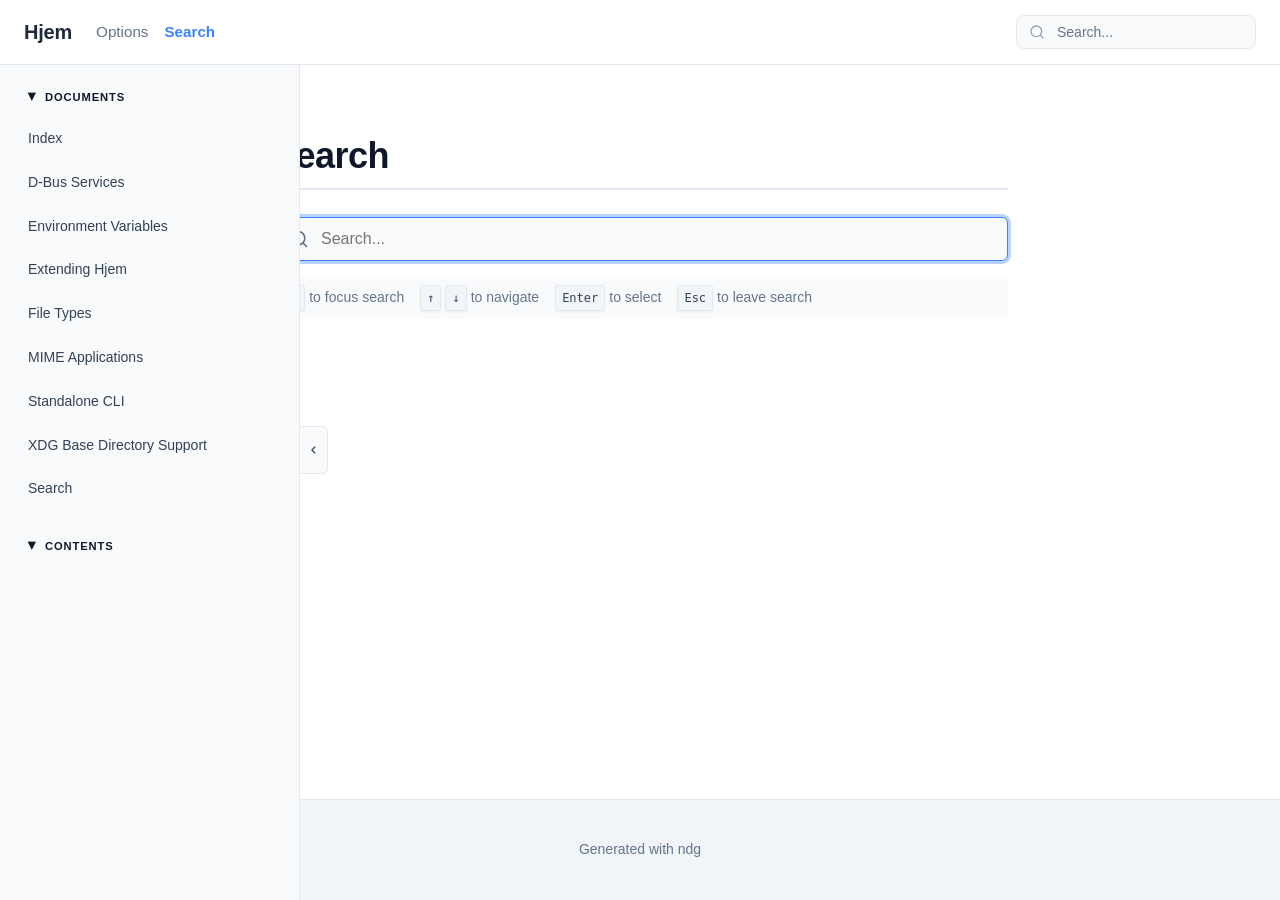
<file: search.html>
<!doctype html>
<html lang="en" class="no-js">
  <head>
    <meta charset="UTF-8" />
    <meta name="viewport" content="width=device-width, initial-scale=1.0" />
    <title>Hjem - Search</title>
     
    
    <script>
      document.documentElement.classList.remove("no-js");
      document.documentElement.classList.add("js");
      // Apply sidebar state immediately to prevent flash
      (function () {
        try {
          if (localStorage.getItem("sidebar-collapsed") === "true") {
            document.documentElement.classList.add("sidebar-collapsed");
          }
        } catch (e) {
          // localStorage unavailable
        }
      })();
    </script>
    <link rel="stylesheet" href="assets/style.css" />
    <script defer src="assets/main.js"></script>
    <script>
      window.searchNamespace = window.searchNamespace || {};
      window.searchNamespace.rootPath = "";
    </script>
    <script defer src="assets/search-core.js"></script>
    <script defer src="assets/search.js"></script>
  </head>
  <body>
    <div class="container">
      <header>
        <div class="header-left">
          <h1 class="site-title">
            <a href="index.html">Hjem</a>
          </h1>
        </div>
        <nav class="header-nav" aria-label="Primary">
  <ul>
    <li >
      <a href="options.html">Options</a>
    </li>
    
    <li><a href="search.html">Search</a></li>
    
  </ul>
</nav>

        <div class="search-container js-only">
          <input
            type="search"
            id="search-input"
            placeholder="Search..."
            aria-label="Search"
            autocomplete="off"
          />
          <div
            id="search-results"
            class="search-results"
            role="region"
            aria-live="polite"
            aria-label="Search results"
          ></div>
        </div>
      </header>

      <div class="layout">
        <button
          type="button"
          class="sidebar-toggle js-only"
          aria-label="Collapse sidebar"
          aria-expanded="true"
          aria-controls="sidebar"
        >
          <svg
            aria-hidden="true"
            xmlns="http://www.w3.org/2000/svg"
            viewBox="0 0 24 24"
            width="24"
            height="24"
          >
            <path d="M15.41 7.41L14 6l-6 6 6 6 1.41-1.41L10.83 12z"></path>
          </svg>
        </button>
        <nav id="sidebar" class="sidebar" aria-label="Sidebar">
          <details class="sidebar-section" data-section="docs" open>
            <summary>Documents</summary>
            <div class="sidebar-section-content">
              <ul>
                <li><a href="index.html">Index</a></li>
<li><a href="dbus.html">D-Bus Services</a></li>
<li><a href="environment.html">Environment Variables</a></li>
<li><a href="extending.html">Extending Hjem</a></li>
<li><a href="file-types.html">File Types</a></li>
<li><a href="mime-apps.html">MIME Applications</a></li>
<li><a href="standalone.html">Standalone CLI</a></li>
<li><a href="xdg.html">XDG Base Directory Support</a></li>
<li><a href="search.html">Search</a></li>

              </ul>
            </div>
          </details>

          <details class="sidebar-section" data-section="toc" open>
            <summary>Contents</summary>
            <div class="sidebar-section-content">
              <ul class="toc-list">
                
              </ul>
            </div>
          </details>
        </nav>

        <main class="content">
          <h1>Search</h1>
          <div class="search-page">
            <noscript>
              <p class="noscript-message">
                Search requires JavaScript. Use the document navigation links instead.
              </p>
            </noscript>
            <div class="search-form js-only">
              <input
                type="search"
                id="search-page-input"
                placeholder="Search..."
                aria-label="Search"
                autocomplete="off"
                autofocus
              />
            </div>
            <div class="search-keyboard-hints js-only" role="note" aria-label="Keyboard shortcuts">
              <span class="hint-item"><kbd>/</kbd> to focus search</span>
              <span class="hint-item"><kbd>↑</kbd> <kbd>↓</kbd> to navigate</span>
              <span class="hint-item"><kbd>Enter</kbd> to select</span>
              <span class="hint-item"><kbd>Esc</kbd> to leave search</span>
            </div>
            <div
              id="search-page-results"
              class="search-page-results js-only"
              role="region"
              aria-live="polite"
              aria-label="Search results"
            ></div>
          </div>
          <div class="footnotes-container">
            <!-- Footnotes will be appended here -->
          </div>
        </main>
      </div>

      <footer>
  <p>Generated with ndg</p>
</footer>

    </div>

    
  </body>
</html>
</file>
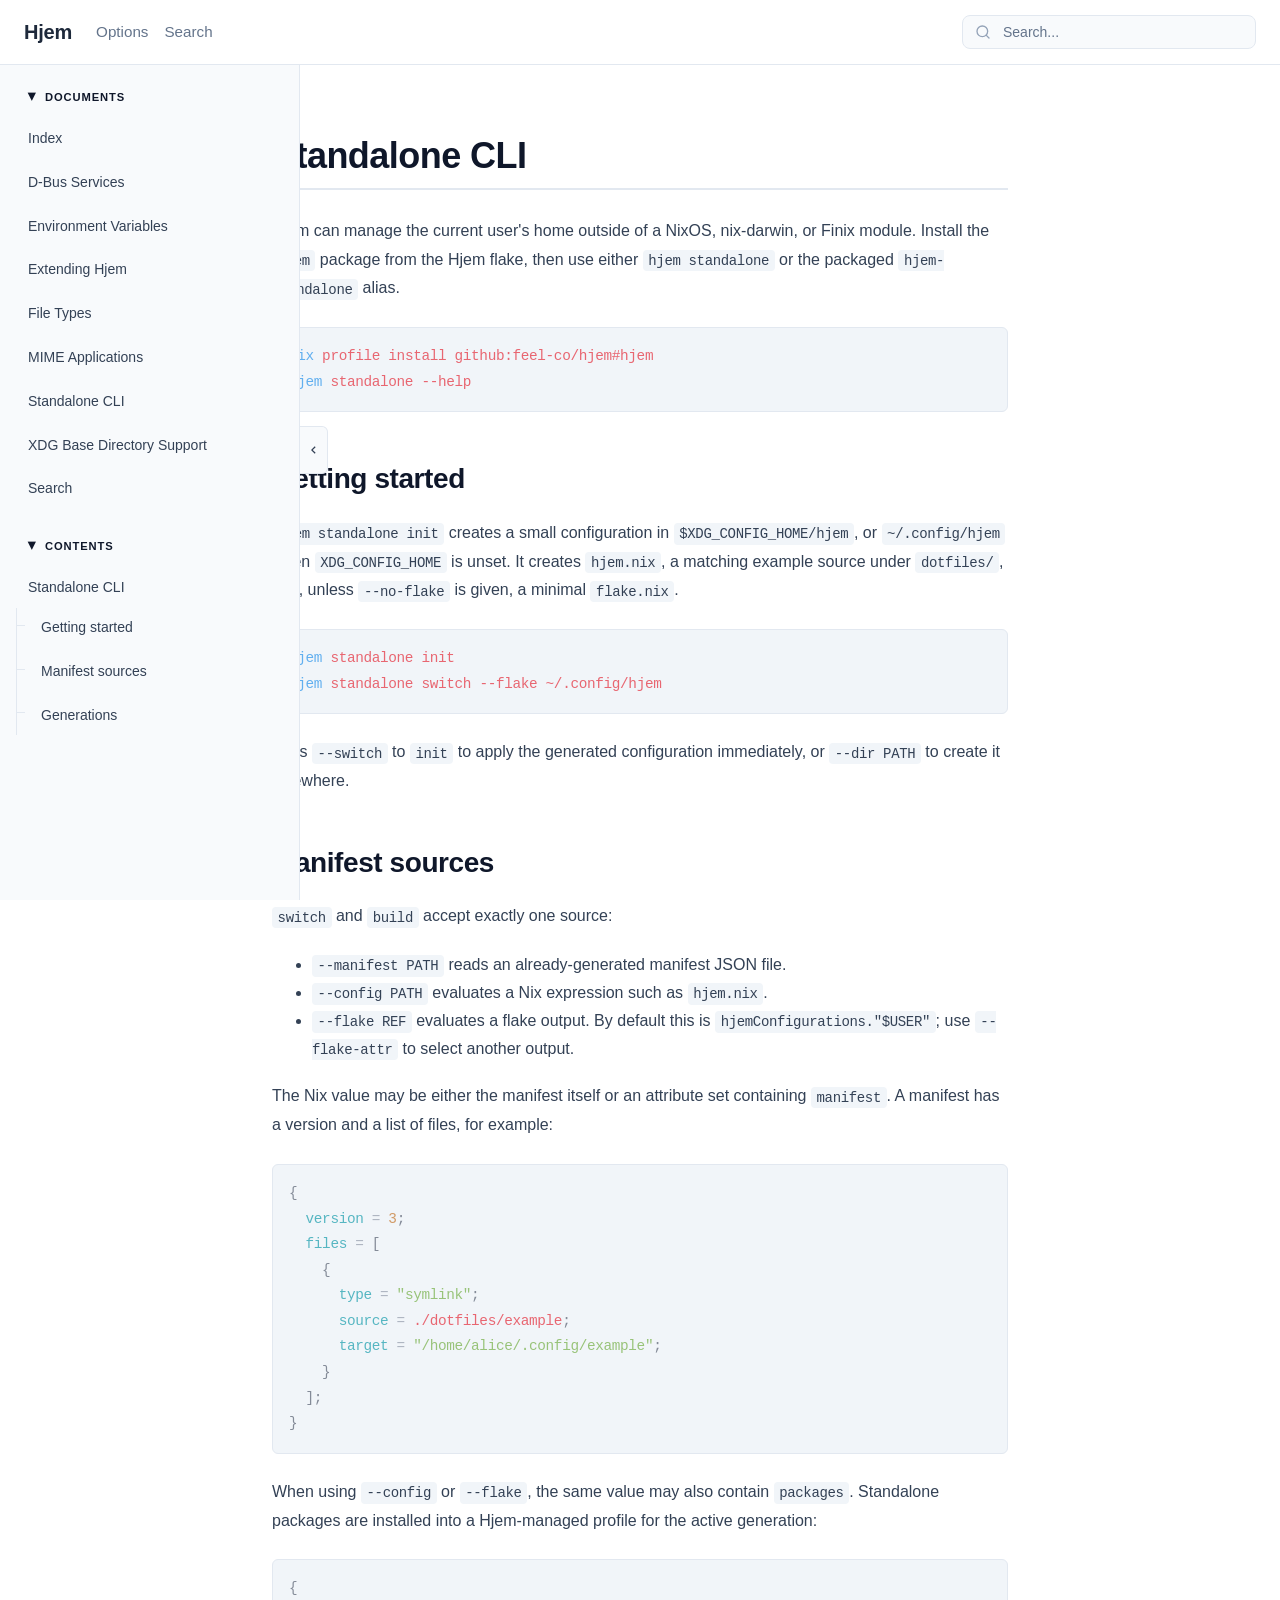
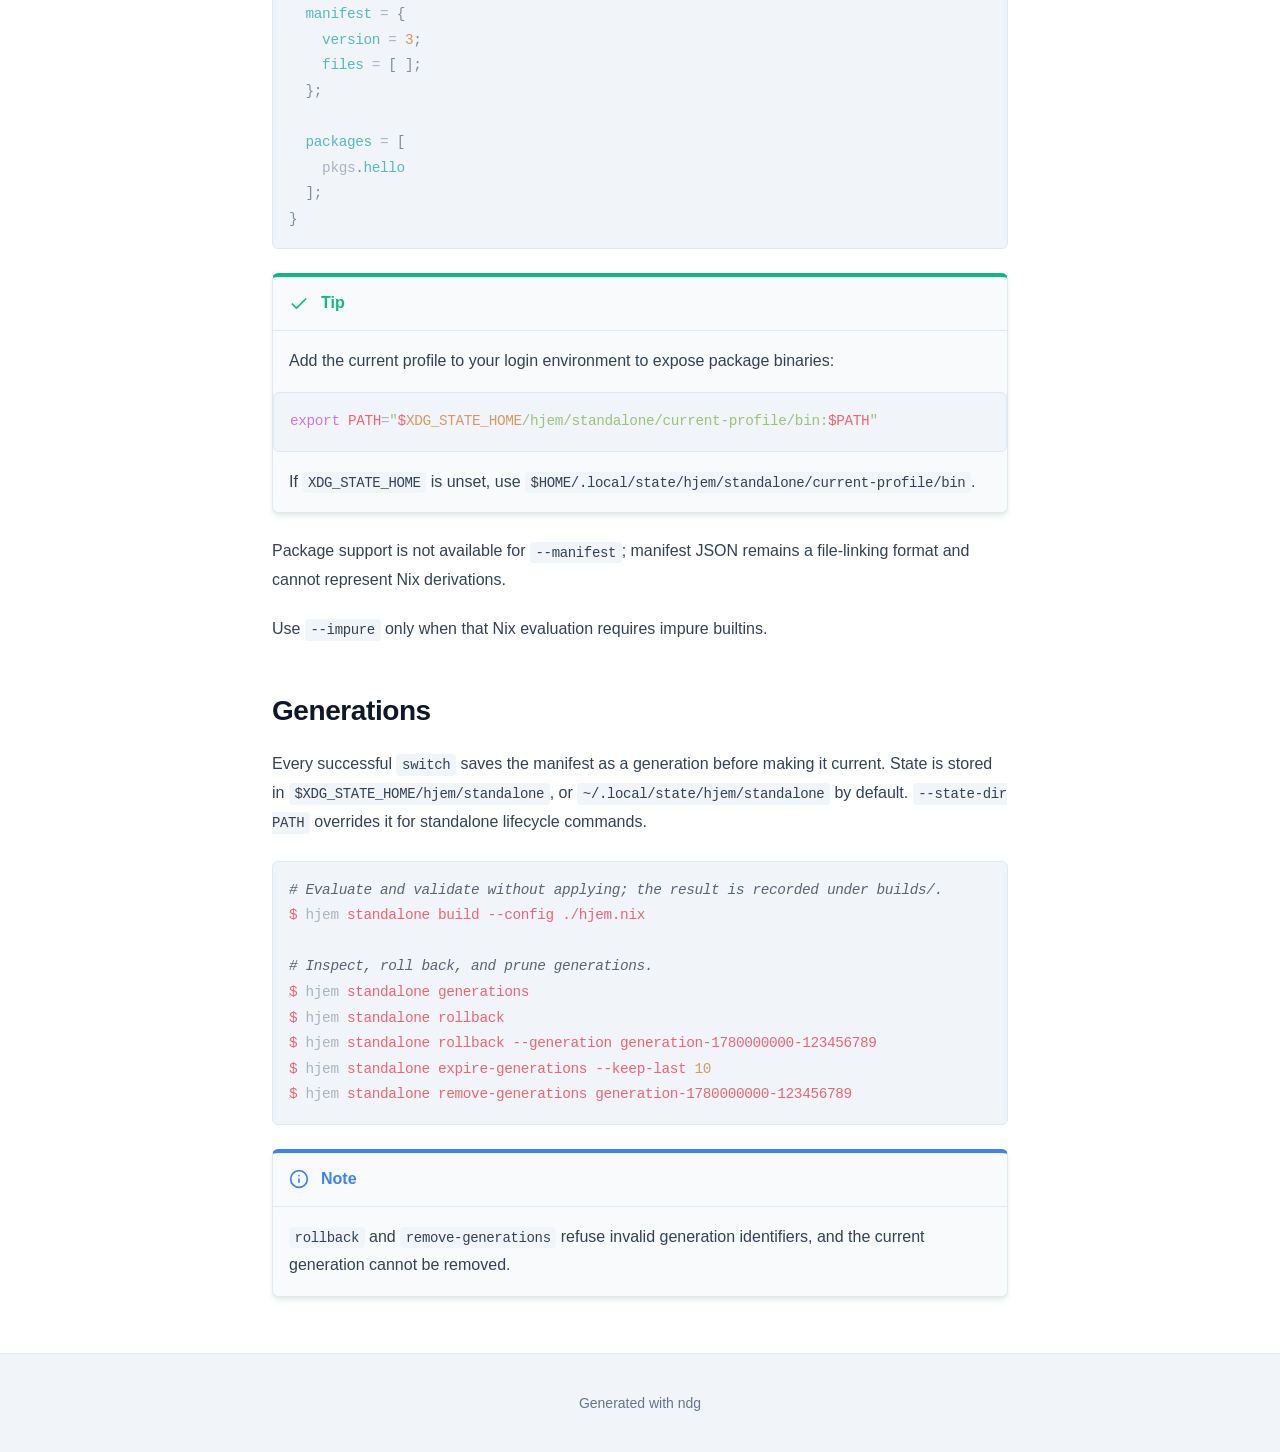
<file: standalone.html>
<!doctype html>
<html lang="en" class="no-js">
  <head>
    <meta charset="UTF-8" />
    <meta name="viewport" content="width=device-width, initial-scale=1.0" />
    <title>Standalone CLI</title>
     
    
    <script>
      document.documentElement.classList.remove("no-js");
      document.documentElement.classList.add("js");
      // Apply sidebar state immediately to prevent flash
      (function () {
        try {
          if (localStorage.getItem("sidebar-collapsed") === "true") {
            document.documentElement.classList.add("sidebar-collapsed");
          }
        } catch (e) {
          // localStorage unavailable
        }
      })();
    </script>
    <link rel="stylesheet" href="assets/style.css" />
    <script defer src="assets/main.js"></script>
    
    <script>
      window.searchNamespace = window.searchNamespace || {};
      window.searchNamespace.rootPath = "";
    </script>
    <script defer src="assets/search-core.js"></script>
    <script defer src="assets/search.js"></script>
    
  </head>
  <body>
    <div class="container">
      <header>
        <div class="header-left">
          <h1 class="site-title">
            <a href="index.html">Hjem</a>
          </h1>

          <nav class="header-nav" aria-label="Primary">
  <ul>
    <li >
      <a href="options.html">Options</a>
    </li>
    
    <li><a href="search.html">Search</a></li>
    
  </ul>
</nav>

        </div>
        
        <div class="search-container js-only">
          <input type="text" id="search-input" placeholder="Search..." aria-label="Search" autocomplete="off" />
          <div id="search-results" class="search-results"></div>
        </div>
        
      </header>

      <div class="layout">
        <button
          type="button"
          class="sidebar-toggle js-only"
          aria-label="Collapse sidebar"
          aria-expanded="true"
          aria-controls="sidebar"
        >
          <svg
            aria-hidden="true"
            xmlns="http://www.w3.org/2000/svg"
            viewBox="0 0 24 24"
            width="24"
            height="24"
          >
            <path d="M15.41 7.41L14 6l-6 6 6 6 1.41-1.41L10.83 12z"></path>
          </svg>
        </button>
        <nav id="sidebar" class="sidebar" aria-label="Sidebar">
          <details class="sidebar-section" data-section="docs" open>
            <summary>Documents</summary>
            <div class="sidebar-section-content">
              <ul>
                <li><a href="index.html">Index</a></li>
<li><a href="dbus.html">D-Bus Services</a></li>
<li><a href="environment.html">Environment Variables</a></li>
<li><a href="extending.html">Extending Hjem</a></li>
<li><a href="file-types.html">File Types</a></li>
<li><a href="mime-apps.html">MIME Applications</a></li>
<li><a href="standalone.html">Standalone CLI</a></li>
<li><a href="xdg.html">XDG Base Directory Support</a></li>
<li><a href="search.html">Search</a></li>

              </ul>
            </div>
          </details>

          <details class="sidebar-section" data-section="toc" open>
            <summary>Contents</summary>
            <div class="sidebar-section-content">
              <ul class="toc-list">
                <li><a href="#standalone-cli">Standalone CLI</a>
<ul><li><a href="#getting-started">Getting started</a>
<li><a href="#manifest-sources">Manifest sources</a>
<li><a href="#generations">Generations</a>
</li></ul></li>
              </ul>
            </div>
          </details>
        </nav>

        <main class="content"><html><head></head><body><h1 id="standalone-cli">Standalone CLI</h1>
<p>Hjem can manage the current user's home outside of a NixOS, nix-darwin, or Finix
module. Install the <code>hjem</code> package from the Hjem flake, then use either
<code>hjem standalone</code> or the packaged <code>hjem-standalone</code> alias.</p>
<pre class="highlight"><code class="language-sh"><span style="color:rgb(97,175,239);">nix</span>&nbsp;<span style="color:rgb(232,102,113);">profile</span>&nbsp;<span style="color:rgb(232,102,113);">install</span>&nbsp;<span style="color:rgb(232,102,113);">github:feel-co/hjem#hjem</span><br><span style="color:rgb(97,175,239);">hjem</span>&nbsp;<span style="color:rgb(232,102,113);">standalone</span>&nbsp;<span style="color:rgb(232,102,113);">--help</span><br></code></pre>
<h2 id="getting-started">Getting started</h2>
<p><code>hjem standalone init</code> creates a small configuration in <code>$XDG_CONFIG_HOME/hjem</code>,
or <code>~/.config/hjem</code> when <code>XDG_CONFIG_HOME</code> is unset. It creates <code>hjem.nix</code>, a
matching example source under <code>dotfiles/</code>, and, unless <code>--no-flake</code> is given, a
minimal <code>flake.nix</code>.</p>
<pre class="highlight"><code class="language-sh"><span style="color:rgb(97,175,239);">hjem</span>&nbsp;<span style="color:rgb(232,102,113);">standalone</span>&nbsp;<span style="color:rgb(232,102,113);">init</span><br><span style="color:rgb(97,175,239);">hjem</span>&nbsp;<span style="color:rgb(232,102,113);">standalone</span>&nbsp;<span style="color:rgb(232,102,113);">switch</span>&nbsp;<span style="color:rgb(232,102,113);">--flake</span>&nbsp;<span style="color:rgb(232,102,113);">~/.config/hjem</span><br></code></pre>
<p>Pass <code>--switch</code> to <code>init</code> to apply the generated configuration immediately, or
<code>--dir PATH</code> to create it elsewhere.</p>
<h2 id="manifest-sources">Manifest sources</h2>
<p><code>switch</code> and <code>build</code> accept exactly one source:</p>
<ul>
<li><code>--manifest PATH</code> reads an already-generated manifest JSON file.</li>
<li><code>--config PATH</code> evaluates a Nix expression such as <code>hjem.nix</code>.</li>
<li><code>--flake REF</code> evaluates a flake output. By default this is
<code>hjemConfigurations."$USER"</code>; use <code>--flake-attr</code> to select another output.</li>
</ul>
<p>The Nix value may be either the manifest itself or an attribute set containing
<code>manifest</code>. A manifest has a version and a list of files, for example:</p>
<pre class="highlight"><code class="language-nix"><span style="color:rgb(132,139,152);">{</span><br>&nbsp;&nbsp;<span style="color:rgb(86,182,194);">version</span>&nbsp;<span style="color:rgb(171,178,191);">=</span>&nbsp;<span style="color:rgb(209,154,102);">3</span><span style="color:rgb(132,139,152);">;</span><br>&nbsp;&nbsp;<span style="color:rgb(86,182,194);">files</span>&nbsp;<span style="color:rgb(171,178,191);">=</span>&nbsp;<span style="color:rgb(132,139,152);">[</span><br>&nbsp;&nbsp;&nbsp;&nbsp;<span style="color:rgb(132,139,152);">{</span><br>&nbsp;&nbsp;&nbsp;&nbsp;&nbsp;&nbsp;<span style="color:rgb(86,182,194);">type</span>&nbsp;<span style="color:rgb(171,178,191);">=</span>&nbsp;<span style="color:rgb(152,195,121);">"</span><span style="color:rgb(152,195,121);">symlink</span><span style="color:rgb(152,195,121);">"</span><span style="color:rgb(132,139,152);">;</span><br>&nbsp;&nbsp;&nbsp;&nbsp;&nbsp;&nbsp;<span style="color:rgb(86,182,194);">source</span>&nbsp;<span style="color:rgb(171,178,191);">=</span>&nbsp;<span style="color:rgb(232,102,113);">./dotfiles/example</span><span style="color:rgb(132,139,152);">;</span><br>&nbsp;&nbsp;&nbsp;&nbsp;&nbsp;&nbsp;<span style="color:rgb(86,182,194);">target</span>&nbsp;<span style="color:rgb(171,178,191);">=</span>&nbsp;<span style="color:rgb(152,195,121);">"</span><span style="color:rgb(152,195,121);">/home/alice/.config/example</span><span style="color:rgb(152,195,121);">"</span><span style="color:rgb(132,139,152);">;</span><br>&nbsp;&nbsp;&nbsp;&nbsp;<span style="color:rgb(132,139,152);">}</span><br>&nbsp;&nbsp;<span style="color:rgb(132,139,152);">]</span><span style="color:rgb(132,139,152);">;</span><br><span style="color:rgb(132,139,152);">}</span><br></code></pre>
<p>When using <code>--config</code> or <code>--flake</code>, the same value may also contain <code>packages</code>.
Standalone packages are installed into a Hjem-managed profile for the active
generation:</p>
<pre class="highlight"><code class="language-nix"><span style="color:rgb(132,139,152);">{</span><br>&nbsp;&nbsp;<span style="color:rgb(86,182,194);">manifest</span>&nbsp;<span style="color:rgb(171,178,191);">=</span>&nbsp;<span style="color:rgb(132,139,152);">{</span><br>&nbsp;&nbsp;&nbsp;&nbsp;<span style="color:rgb(86,182,194);">version</span>&nbsp;<span style="color:rgb(171,178,191);">=</span>&nbsp;<span style="color:rgb(209,154,102);">3</span><span style="color:rgb(132,139,152);">;</span><br>&nbsp;&nbsp;&nbsp;&nbsp;<span style="color:rgb(86,182,194);">files</span>&nbsp;<span style="color:rgb(171,178,191);">=</span>&nbsp;<span style="color:rgb(132,139,152);">[</span>&nbsp;<span style="color:rgb(132,139,152);">]</span><span style="color:rgb(132,139,152);">;</span><br>&nbsp;&nbsp;<span style="color:rgb(132,139,152);">}</span><span style="color:rgb(132,139,152);">;</span><br><br>&nbsp;&nbsp;<span style="color:rgb(86,182,194);">packages</span>&nbsp;<span style="color:rgb(171,178,191);">=</span>&nbsp;<span style="color:rgb(132,139,152);">[</span><br>&nbsp;&nbsp;&nbsp;&nbsp;<span style="color:rgb(171,178,191);">pkgs</span><span style="color:rgb(132,139,152);">.</span><span style="color:rgb(86,182,194);">hello</span><br>&nbsp;&nbsp;<span style="color:rgb(132,139,152);">]</span><span style="color:rgb(132,139,152);">;</span><br><span style="color:rgb(132,139,152);">}</span><br></code></pre>
<div class="admonition tip">
<p class="admonition-title">Tip</p>
<p>Add the current profile to your login environment to expose package binaries:</p>
<pre class="highlight"><code class="language-sh"><span style="color:rgb(198,120,221);">export</span>&nbsp;<span style="color:rgb(232,102,113);">PATH</span><span style="color:rgb(171,178,191);">=</span><span style="color:rgb(152,195,121);">"</span><span style="color:rgb(232,102,113);">$</span><span style="color:rgb(209,154,102);">XDG_STATE_HOME</span><span style="color:rgb(152,195,121);">/hjem/standalone/current-profile/bin:</span><span style="color:rgb(232,102,113);">$</span><span style="color:rgb(232,102,113);">PATH</span><span style="color:rgb(152,195,121);">"</span><br></code></pre>
<p>If <code>XDG_STATE_HOME</code> is unset, use
<code>$HOME/.local/state/hjem/standalone/current-profile/bin</code>.</p>
</div>
<p>Package support is not available for <code>--manifest</code>; manifest JSON remains a
file-linking format and cannot represent Nix derivations.</p>
<p>Use <code>--impure</code> only when that Nix evaluation requires impure builtins.</p>
<h2 id="generations">Generations</h2>
<p>Every successful <code>switch</code> saves the manifest as a generation before making it
current. State is stored in <code>$XDG_STATE_HOME/hjem/standalone</code>, or
<code>~/.local/state/hjem/standalone</code> by default. <code>--state-dir PATH</code> overrides it for
standalone lifecycle commands.</p>
<pre class="highlight"><code class="language-sh"><span style="color:rgb(92,99,112);font-style: italic;">#&nbsp;Evaluate&nbsp;and&nbsp;validate&nbsp;without&nbsp;applying;&nbsp;the&nbsp;result&nbsp;is&nbsp;recorded&nbsp;under&nbsp;builds/.</span><br><span style="color:rgb(232,102,113);">$</span>&nbsp;<span style="color:rgb(171,178,191);">hjem</span>&nbsp;<span style="color:rgb(232,102,113);">standalone</span>&nbsp;<span style="color:rgb(232,102,113);">build</span>&nbsp;<span style="color:rgb(232,102,113);">--config</span>&nbsp;<span style="color:rgb(232,102,113);">./hjem.nix</span><br><br><span style="color:rgb(92,99,112);font-style: italic;">#&nbsp;Inspect,&nbsp;roll&nbsp;back,&nbsp;and&nbsp;prune&nbsp;generations.</span><br><span style="color:rgb(232,102,113);">$</span>&nbsp;<span style="color:rgb(171,178,191);">hjem</span>&nbsp;<span style="color:rgb(232,102,113);">standalone</span>&nbsp;<span style="color:rgb(232,102,113);">generations</span><br><span style="color:rgb(232,102,113);">$</span>&nbsp;<span style="color:rgb(171,178,191);">hjem</span>&nbsp;<span style="color:rgb(232,102,113);">standalone</span>&nbsp;<span style="color:rgb(232,102,113);">rollback</span><br><span style="color:rgb(232,102,113);">$</span>&nbsp;<span style="color:rgb(171,178,191);">hjem</span>&nbsp;<span style="color:rgb(232,102,113);">standalone</span>&nbsp;<span style="color:rgb(232,102,113);">rollback</span>&nbsp;<span style="color:rgb(232,102,113);">--generation</span>&nbsp;<span style="color:rgb(232,102,113);">generation-1780000000-123456789</span><br><span style="color:rgb(232,102,113);">$</span>&nbsp;<span style="color:rgb(171,178,191);">hjem</span>&nbsp;<span style="color:rgb(232,102,113);">standalone</span>&nbsp;<span style="color:rgb(232,102,113);">expire-generations</span>&nbsp;<span style="color:rgb(232,102,113);">--keep-last</span>&nbsp;<span style="color:rgb(209,154,102);">10</span><br><span style="color:rgb(232,102,113);">$</span>&nbsp;<span style="color:rgb(171,178,191);">hjem</span>&nbsp;<span style="color:rgb(232,102,113);">standalone</span>&nbsp;<span style="color:rgb(232,102,113);">remove-generations</span>&nbsp;<span style="color:rgb(232,102,113);">generation-1780000000-123456789</span><br></code></pre>
<div class="admonition note">
<p class="admonition-title">Note</p>
<p><code>rollback</code> and <code>remove-generations</code> refuse invalid generation identifiers, and
the current generation cannot be removed.</p>
</div>
</body></html></main>
      </div>

      <aside class="page-toc">
        <nav class="page-toc-nav">
          <h3>On this page</h3>
          <ul class="page-toc-list">
            <li><a href="#standalone-cli">Standalone CLI</a>
<ul><li><a href="#getting-started">Getting started</a>
<li><a href="#manifest-sources">Manifest sources</a>
<li><a href="#generations">Generations</a>
</li></ul></li>
          </ul>
        </nav>
      </aside>

      <footer>
  <p>Generated with ndg</p>
</footer>

    </div>

    
  </body>
</html>
</file>
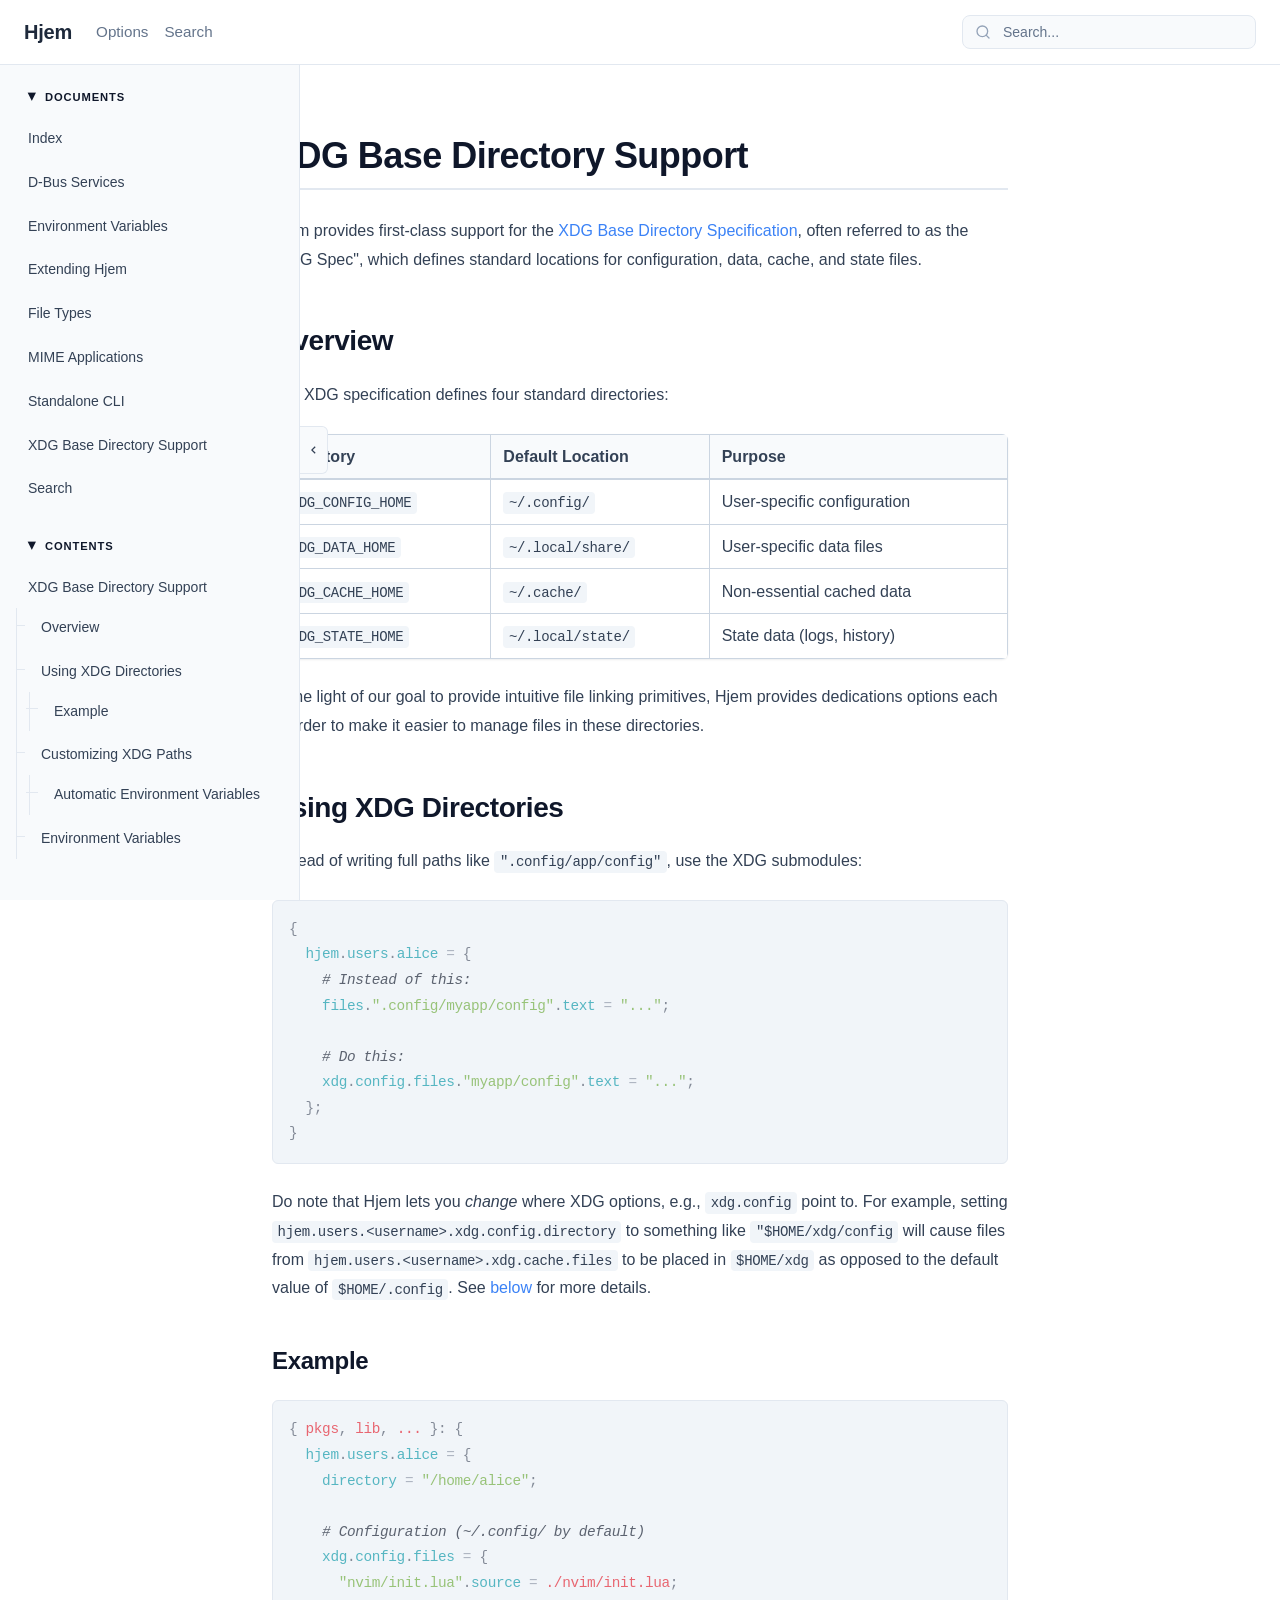
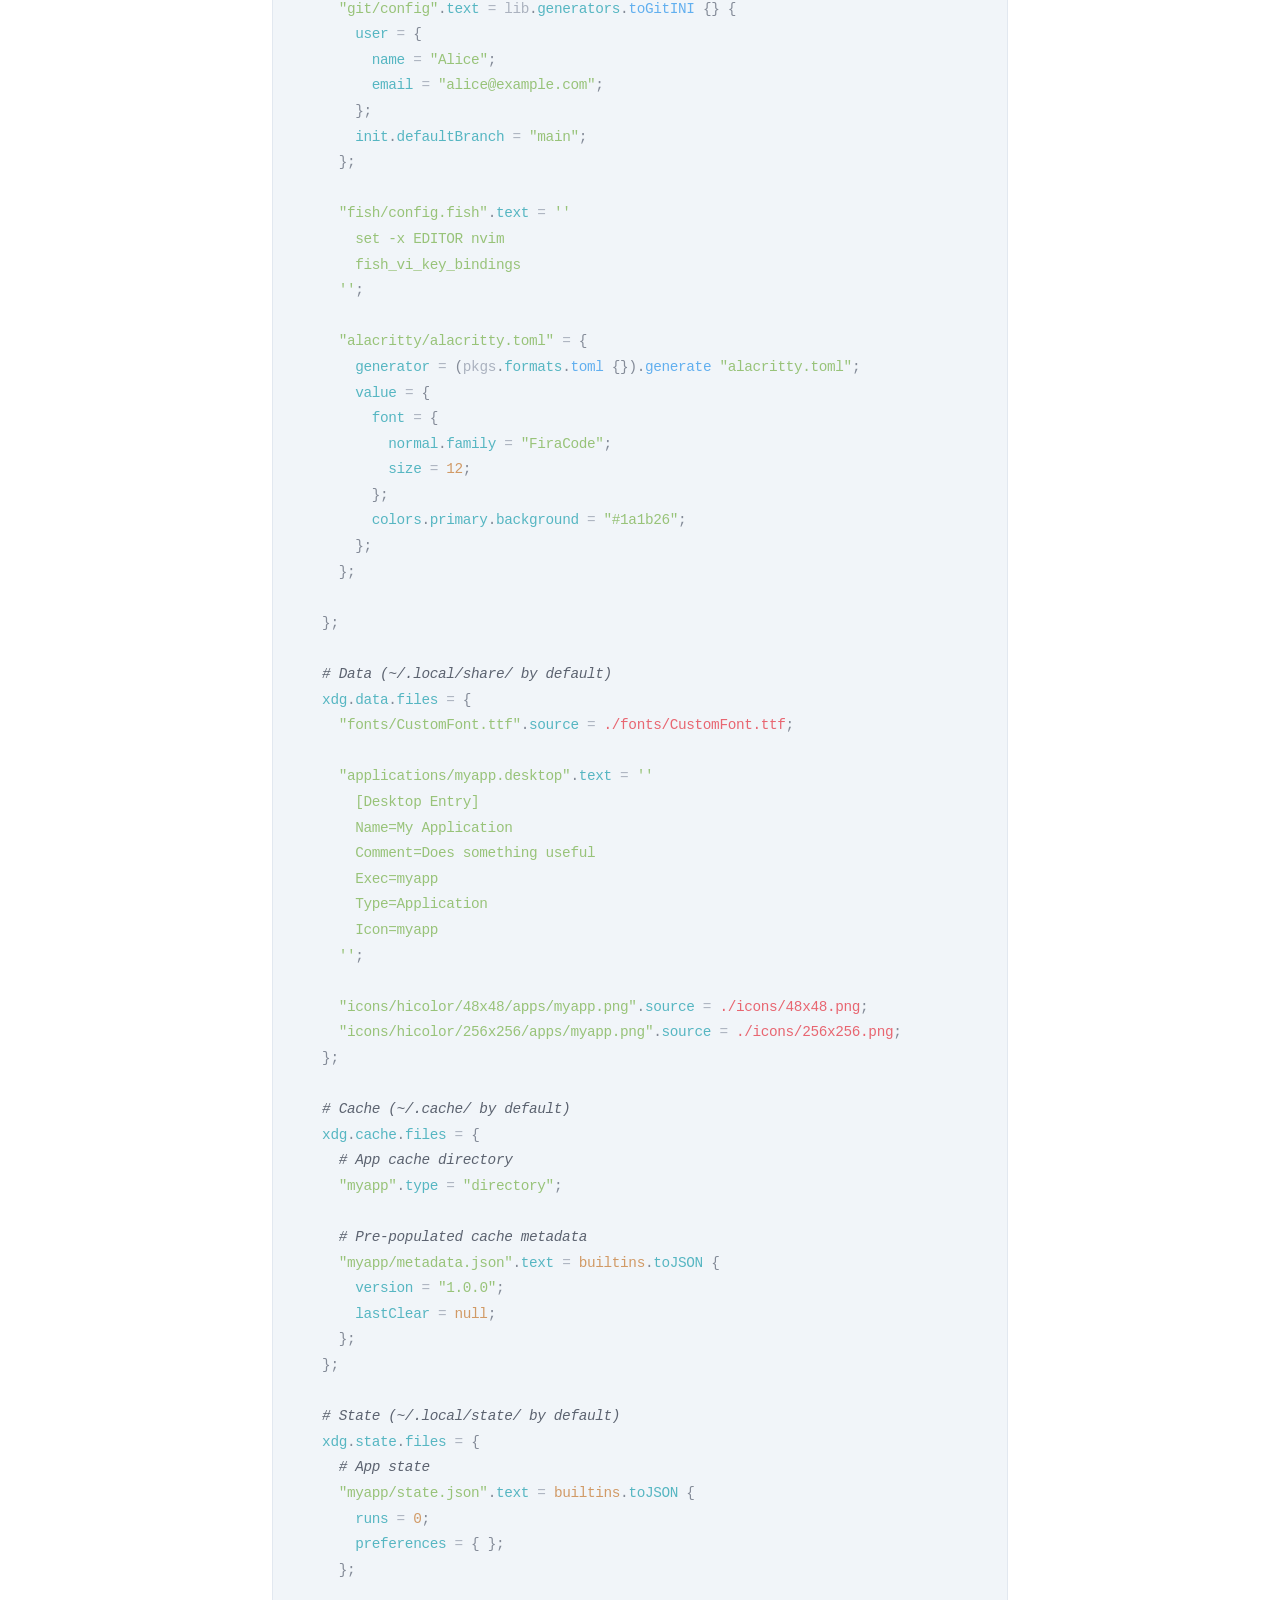
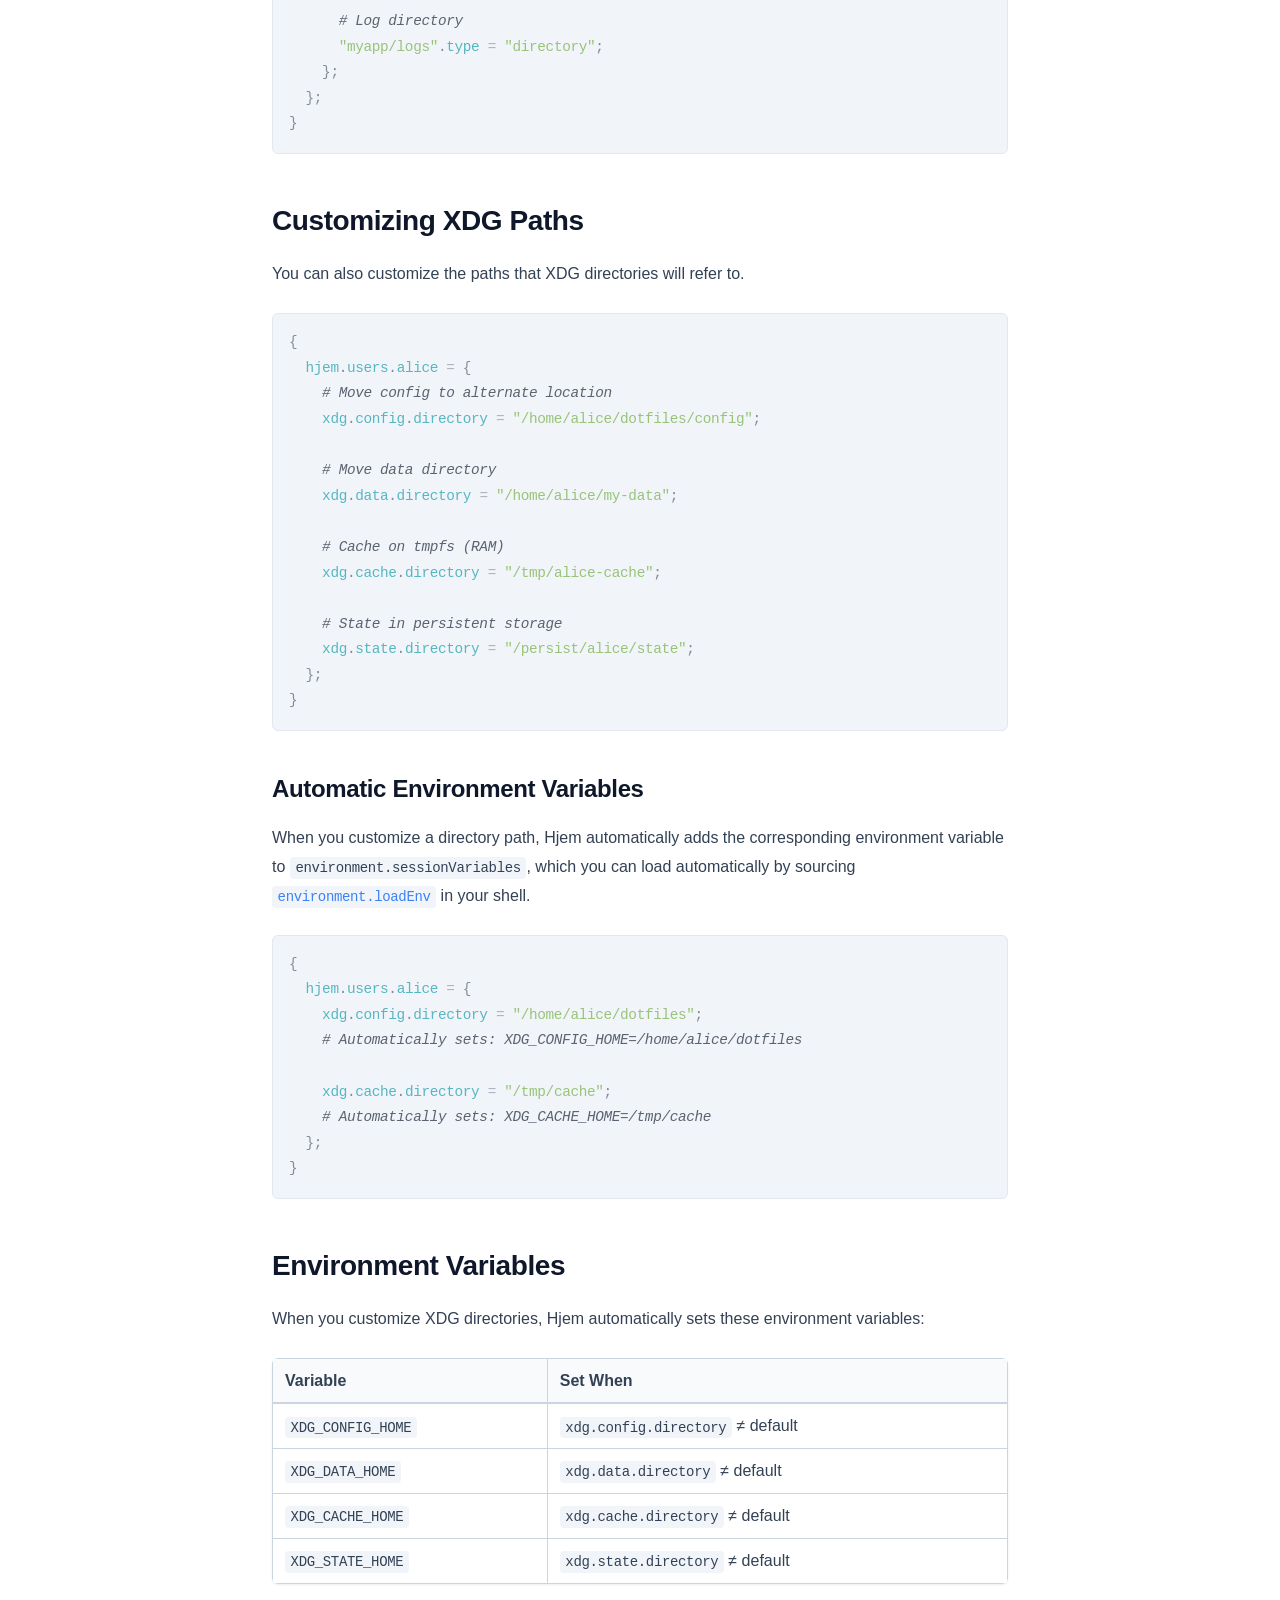
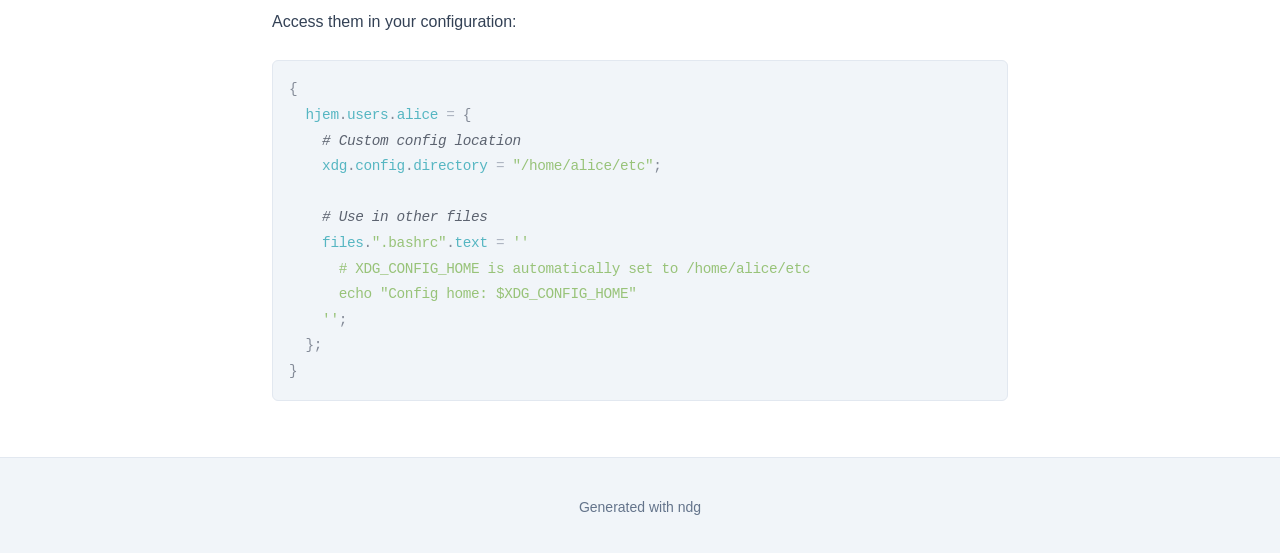
<file: xdg.html>
<!doctype html>
<html lang="en" class="no-js">
  <head>
    <meta charset="UTF-8" />
    <meta name="viewport" content="width=device-width, initial-scale=1.0" />
    <title>XDG Base Directory Support</title>
     
    
    <script>
      document.documentElement.classList.remove("no-js");
      document.documentElement.classList.add("js");
      // Apply sidebar state immediately to prevent flash
      (function () {
        try {
          if (localStorage.getItem("sidebar-collapsed") === "true") {
            document.documentElement.classList.add("sidebar-collapsed");
          }
        } catch (e) {
          // localStorage unavailable
        }
      })();
    </script>
    <link rel="stylesheet" href="assets/style.css" />
    <script defer src="assets/main.js"></script>
    
    <script>
      window.searchNamespace = window.searchNamespace || {};
      window.searchNamespace.rootPath = "";
    </script>
    <script defer src="assets/search-core.js"></script>
    <script defer src="assets/search.js"></script>
    
  </head>
  <body>
    <div class="container">
      <header>
        <div class="header-left">
          <h1 class="site-title">
            <a href="index.html">Hjem</a>
          </h1>

          <nav class="header-nav" aria-label="Primary">
  <ul>
    <li >
      <a href="options.html">Options</a>
    </li>
    
    <li><a href="search.html">Search</a></li>
    
  </ul>
</nav>

        </div>
        
        <div class="search-container js-only">
          <input type="text" id="search-input" placeholder="Search..." aria-label="Search" autocomplete="off" />
          <div id="search-results" class="search-results"></div>
        </div>
        
      </header>

      <div class="layout">
        <button
          type="button"
          class="sidebar-toggle js-only"
          aria-label="Collapse sidebar"
          aria-expanded="true"
          aria-controls="sidebar"
        >
          <svg
            aria-hidden="true"
            xmlns="http://www.w3.org/2000/svg"
            viewBox="0 0 24 24"
            width="24"
            height="24"
          >
            <path d="M15.41 7.41L14 6l-6 6 6 6 1.41-1.41L10.83 12z"></path>
          </svg>
        </button>
        <nav id="sidebar" class="sidebar" aria-label="Sidebar">
          <details class="sidebar-section" data-section="docs" open>
            <summary>Documents</summary>
            <div class="sidebar-section-content">
              <ul>
                <li><a href="index.html">Index</a></li>
<li><a href="dbus.html">D-Bus Services</a></li>
<li><a href="environment.html">Environment Variables</a></li>
<li><a href="extending.html">Extending Hjem</a></li>
<li><a href="file-types.html">File Types</a></li>
<li><a href="mime-apps.html">MIME Applications</a></li>
<li><a href="standalone.html">Standalone CLI</a></li>
<li><a href="xdg.html">XDG Base Directory Support</a></li>
<li><a href="search.html">Search</a></li>

              </ul>
            </div>
          </details>

          <details class="sidebar-section" data-section="toc" open>
            <summary>Contents</summary>
            <div class="sidebar-section-content">
              <ul class="toc-list">
                <li><a href="#xdg">XDG Base Directory Support</a>
<ul><li><a href="#overview">Overview</a>
<li><a href="#using-xdg-directories">Using XDG Directories</a>
<ul><li><a href="#example">Example</a>
</ul><li><a href="#customizing-xdg-paths">Customizing XDG Paths</a>
<ul><li><a href="#automatic-environment-variables">Automatic Environment Variables</a>
</ul><li><a href="#environment-variables">Environment Variables</a>
</li></ul></li>
              </ul>
            </div>
          </details>
        </nav>

        <main class="content"><html><head></head><body><h1 id="xdg">XDG Base Directory Support</h1>
<p>Hjem provides first-class support for the <a href="https://specifications.freedesktop.org/basedir-spec/latest/">XDG Base Directory Specification</a>,
often referred to as the "XDG Spec", which defines standard locations for
configuration, data, cache, and state files.</p>
<h2 id="overview">Overview</h2>
<p>The XDG specification defines four standard directories:</p>
<table>
<thead>
<tr>
<th>Directory</th>
<th>Default Location</th>
<th>Purpose</th>
</tr>
</thead>
<tbody>
<tr>
<td><code>XDG_CONFIG_HOME</code></td>
<td><code>~/.config/</code></td>
<td>User-specific configuration</td>
</tr>
<tr>
<td><code>XDG_DATA_HOME</code></td>
<td><code>~/.local/share/</code></td>
<td>User-specific data files</td>
</tr>
<tr>
<td><code>XDG_CACHE_HOME</code></td>
<td><code>~/.cache/</code></td>
<td>Non-essential cached data</td>
</tr>
<tr>
<td><code>XDG_STATE_HOME</code></td>
<td><code>~/.local/state/</code></td>
<td>State data (logs, history)</td>
</tr>
</tbody>
</table>
<p>In the light of our goal to provide intuitive file linking primitives, Hjem
provides dedications options each in order to make it easier to manage files in
these directories.</p>
<h2 id="using-xdg-directories">Using XDG Directories</h2>
<p>Instead of writing full paths like <code>".config/app/config"</code>, use the XDG
submodules:</p>
<pre class="highlight"><code class="language-nix"><span style="color:rgb(132,139,152);">{</span><br>&nbsp;&nbsp;<span style="color:rgb(86,182,194);">hjem</span><span style="color:rgb(132,139,152);">.</span><span style="color:rgb(86,182,194);">users</span><span style="color:rgb(132,139,152);">.</span><span style="color:rgb(86,182,194);">alice</span>&nbsp;<span style="color:rgb(171,178,191);">=</span>&nbsp;<span style="color:rgb(132,139,152);">{</span><br>&nbsp;&nbsp;&nbsp;&nbsp;<span style="color:rgb(92,99,112);font-style: italic;">#&nbsp;Instead&nbsp;of&nbsp;this:</span><br>&nbsp;&nbsp;&nbsp;&nbsp;<span style="color:rgb(86,182,194);">files</span><span style="color:rgb(132,139,152);">.</span><span style="color:rgb(152,195,121);">"</span><span style="color:rgb(152,195,121);">.config/myapp/config</span><span style="color:rgb(152,195,121);">"</span><span style="color:rgb(132,139,152);">.</span><span style="color:rgb(86,182,194);">text</span>&nbsp;<span style="color:rgb(171,178,191);">=</span>&nbsp;<span style="color:rgb(152,195,121);">"</span><span style="color:rgb(152,195,121);">...</span><span style="color:rgb(152,195,121);">"</span><span style="color:rgb(132,139,152);">;</span><br><br>&nbsp;&nbsp;&nbsp;&nbsp;<span style="color:rgb(92,99,112);font-style: italic;">#&nbsp;Do&nbsp;this:</span><br>&nbsp;&nbsp;&nbsp;&nbsp;<span style="color:rgb(86,182,194);">xdg</span><span style="color:rgb(132,139,152);">.</span><span style="color:rgb(86,182,194);">config</span><span style="color:rgb(132,139,152);">.</span><span style="color:rgb(86,182,194);">files</span><span style="color:rgb(132,139,152);">.</span><span style="color:rgb(152,195,121);">"</span><span style="color:rgb(152,195,121);">myapp/config</span><span style="color:rgb(152,195,121);">"</span><span style="color:rgb(132,139,152);">.</span><span style="color:rgb(86,182,194);">text</span>&nbsp;<span style="color:rgb(171,178,191);">=</span>&nbsp;<span style="color:rgb(152,195,121);">"</span><span style="color:rgb(152,195,121);">...</span><span style="color:rgb(152,195,121);">"</span><span style="color:rgb(132,139,152);">;</span><br>&nbsp;&nbsp;<span style="color:rgb(132,139,152);">}</span><span style="color:rgb(132,139,152);">;</span><br><span style="color:rgb(132,139,152);">}</span><br></code></pre>
<p>Do note that Hjem lets you <em>change</em> where XDG options, e.g., <code>xdg.config</code> point
to. For example, setting <code>hjem.users.&lt;username&gt;.xdg.config.directory</code> to
something like <code>"$HOME/xdg/config</code> will cause files from
<code>hjem.users.&lt;username&gt;.xdg.cache.files</code> to be placed in <code>$HOME/xdg</code> as opposed
to the default value of <code>$HOME/.config</code>. See <a href="#customizing-xdg-paths">below</a> for
more details.</p>
<h3 id="example">Example</h3>
<pre class="highlight"><code class="language-nix"><span style="color:rgb(132,139,152);">{</span>&nbsp;<span style="color:rgb(232,102,113);">pkgs</span><span style="color:rgb(132,139,152);">,</span>&nbsp;<span style="color:rgb(232,102,113);">lib</span><span style="color:rgb(132,139,152);">,</span>&nbsp;<span style="color:rgb(232,102,113);">...</span>&nbsp;<span style="color:rgb(132,139,152);">}</span><span style="color:rgb(132,139,152);">:</span>&nbsp;<span style="color:rgb(132,139,152);">{</span><br>&nbsp;&nbsp;<span style="color:rgb(86,182,194);">hjem</span><span style="color:rgb(132,139,152);">.</span><span style="color:rgb(86,182,194);">users</span><span style="color:rgb(132,139,152);">.</span><span style="color:rgb(86,182,194);">alice</span>&nbsp;<span style="color:rgb(171,178,191);">=</span>&nbsp;<span style="color:rgb(132,139,152);">{</span><br>&nbsp;&nbsp;&nbsp;&nbsp;<span style="color:rgb(86,182,194);">directory</span>&nbsp;<span style="color:rgb(171,178,191);">=</span>&nbsp;<span style="color:rgb(152,195,121);">"</span><span style="color:rgb(152,195,121);">/home/alice</span><span style="color:rgb(152,195,121);">"</span><span style="color:rgb(132,139,152);">;</span><br><br>&nbsp;&nbsp;&nbsp;&nbsp;<span style="color:rgb(92,99,112);font-style: italic;">#&nbsp;Configuration&nbsp;(~/.config/&nbsp;by&nbsp;default)</span><br>&nbsp;&nbsp;&nbsp;&nbsp;<span style="color:rgb(86,182,194);">xdg</span><span style="color:rgb(132,139,152);">.</span><span style="color:rgb(86,182,194);">config</span><span style="color:rgb(132,139,152);">.</span><span style="color:rgb(86,182,194);">files</span>&nbsp;<span style="color:rgb(171,178,191);">=</span>&nbsp;<span style="color:rgb(132,139,152);">{</span><br>&nbsp;&nbsp;&nbsp;&nbsp;&nbsp;&nbsp;<span style="color:rgb(152,195,121);">"</span><span style="color:rgb(152,195,121);">nvim/init.lua</span><span style="color:rgb(152,195,121);">"</span><span style="color:rgb(132,139,152);">.</span><span style="color:rgb(86,182,194);">source</span>&nbsp;<span style="color:rgb(171,178,191);">=</span>&nbsp;<span style="color:rgb(232,102,113);">./nvim/init.lua</span><span style="color:rgb(132,139,152);">;</span><br>&nbsp;&nbsp;&nbsp;&nbsp;&nbsp;&nbsp;<span style="color:rgb(152,195,121);">"</span><span style="color:rgb(152,195,121);">git/config</span><span style="color:rgb(152,195,121);">"</span><span style="color:rgb(132,139,152);">.</span><span style="color:rgb(86,182,194);">text</span>&nbsp;<span style="color:rgb(171,178,191);">=</span>&nbsp;<span style="color:rgb(171,178,191);">lib</span><span style="color:rgb(132,139,152);">.</span><span style="color:rgb(86,182,194);">generators</span><span style="color:rgb(132,139,152);">.</span><span style="color:rgb(97,175,239);">toGitINI</span>&nbsp;<span style="color:rgb(132,139,152);">{</span><span style="color:rgb(132,139,152);">}</span>&nbsp;<span style="color:rgb(132,139,152);">{</span><br>&nbsp;&nbsp;&nbsp;&nbsp;&nbsp;&nbsp;&nbsp;&nbsp;<span style="color:rgb(86,182,194);">user</span>&nbsp;<span style="color:rgb(171,178,191);">=</span>&nbsp;<span style="color:rgb(132,139,152);">{</span><br>&nbsp;&nbsp;&nbsp;&nbsp;&nbsp;&nbsp;&nbsp;&nbsp;&nbsp;&nbsp;<span style="color:rgb(86,182,194);">name</span>&nbsp;<span style="color:rgb(171,178,191);">=</span>&nbsp;<span style="color:rgb(152,195,121);">"</span><span style="color:rgb(152,195,121);">Alice</span><span style="color:rgb(152,195,121);">"</span><span style="color:rgb(132,139,152);">;</span><br>&nbsp;&nbsp;&nbsp;&nbsp;&nbsp;&nbsp;&nbsp;&nbsp;&nbsp;&nbsp;<span style="color:rgb(86,182,194);">email</span>&nbsp;<span style="color:rgb(171,178,191);">=</span>&nbsp;<span style="color:rgb(152,195,121);">"</span><span style="color:rgb(152,195,121);">alice@example.com</span><span style="color:rgb(152,195,121);">"</span><span style="color:rgb(132,139,152);">;</span><br>&nbsp;&nbsp;&nbsp;&nbsp;&nbsp;&nbsp;&nbsp;&nbsp;<span style="color:rgb(132,139,152);">}</span><span style="color:rgb(132,139,152);">;</span><br>&nbsp;&nbsp;&nbsp;&nbsp;&nbsp;&nbsp;&nbsp;&nbsp;<span style="color:rgb(86,182,194);">init</span><span style="color:rgb(132,139,152);">.</span><span style="color:rgb(86,182,194);">defaultBranch</span>&nbsp;<span style="color:rgb(171,178,191);">=</span>&nbsp;<span style="color:rgb(152,195,121);">"</span><span style="color:rgb(152,195,121);">main</span><span style="color:rgb(152,195,121);">"</span><span style="color:rgb(132,139,152);">;</span><br>&nbsp;&nbsp;&nbsp;&nbsp;&nbsp;&nbsp;<span style="color:rgb(132,139,152);">}</span><span style="color:rgb(132,139,152);">;</span><br><br>&nbsp;&nbsp;&nbsp;&nbsp;&nbsp;&nbsp;<span style="color:rgb(152,195,121);">"</span><span style="color:rgb(152,195,121);">fish/config.fish</span><span style="color:rgb(152,195,121);">"</span><span style="color:rgb(132,139,152);">.</span><span style="color:rgb(86,182,194);">text</span>&nbsp;<span style="color:rgb(171,178,191);">=</span>&nbsp;<span style="color:rgb(152,195,121);">''</span><span style="color:rgb(152,195,121);"></span><br><span style="color:rgb(152,195,121);">&nbsp;&nbsp;&nbsp;&nbsp;&nbsp;&nbsp;&nbsp;&nbsp;set&nbsp;-x&nbsp;EDITOR&nbsp;nvim</span><br><span style="color:rgb(152,195,121);">&nbsp;&nbsp;&nbsp;&nbsp;&nbsp;&nbsp;&nbsp;&nbsp;fish_vi_key_bindings</span><br><span style="color:rgb(152,195,121);">&nbsp;&nbsp;&nbsp;&nbsp;&nbsp;&nbsp;</span><span style="color:rgb(152,195,121);">''</span><span style="color:rgb(132,139,152);">;</span><br><br>&nbsp;&nbsp;&nbsp;&nbsp;&nbsp;&nbsp;<span style="color:rgb(152,195,121);">"</span><span style="color:rgb(152,195,121);">alacritty/alacritty.toml</span><span style="color:rgb(152,195,121);">"</span>&nbsp;<span style="color:rgb(171,178,191);">=</span>&nbsp;<span style="color:rgb(132,139,152);">{</span><br>&nbsp;&nbsp;&nbsp;&nbsp;&nbsp;&nbsp;&nbsp;&nbsp;<span style="color:rgb(86,182,194);">generator</span>&nbsp;<span style="color:rgb(171,178,191);">=</span>&nbsp;<span style="color:rgb(132,139,152);">(</span><span style="color:rgb(171,178,191);">pkgs</span><span style="color:rgb(132,139,152);">.</span><span style="color:rgb(86,182,194);">formats</span><span style="color:rgb(132,139,152);">.</span><span style="color:rgb(97,175,239);">toml</span>&nbsp;<span style="color:rgb(132,139,152);">{</span><span style="color:rgb(132,139,152);">}</span><span style="color:rgb(132,139,152);">)</span><span style="color:rgb(132,139,152);">.</span><span style="color:rgb(97,175,239);">generate</span>&nbsp;<span style="color:rgb(152,195,121);">"</span><span style="color:rgb(152,195,121);">alacritty.toml</span><span style="color:rgb(152,195,121);">"</span><span style="color:rgb(132,139,152);">;</span><br>&nbsp;&nbsp;&nbsp;&nbsp;&nbsp;&nbsp;&nbsp;&nbsp;<span style="color:rgb(86,182,194);">value</span>&nbsp;<span style="color:rgb(171,178,191);">=</span>&nbsp;<span style="color:rgb(132,139,152);">{</span><br>&nbsp;&nbsp;&nbsp;&nbsp;&nbsp;&nbsp;&nbsp;&nbsp;&nbsp;&nbsp;<span style="color:rgb(86,182,194);">font</span>&nbsp;<span style="color:rgb(171,178,191);">=</span>&nbsp;<span style="color:rgb(132,139,152);">{</span><br>&nbsp;&nbsp;&nbsp;&nbsp;&nbsp;&nbsp;&nbsp;&nbsp;&nbsp;&nbsp;&nbsp;&nbsp;<span style="color:rgb(86,182,194);">normal</span><span style="color:rgb(132,139,152);">.</span><span style="color:rgb(86,182,194);">family</span>&nbsp;<span style="color:rgb(171,178,191);">=</span>&nbsp;<span style="color:rgb(152,195,121);">"</span><span style="color:rgb(152,195,121);">FiraCode</span><span style="color:rgb(152,195,121);">"</span><span style="color:rgb(132,139,152);">;</span><br>&nbsp;&nbsp;&nbsp;&nbsp;&nbsp;&nbsp;&nbsp;&nbsp;&nbsp;&nbsp;&nbsp;&nbsp;<span style="color:rgb(86,182,194);">size</span>&nbsp;<span style="color:rgb(171,178,191);">=</span>&nbsp;<span style="color:rgb(209,154,102);">12</span><span style="color:rgb(132,139,152);">;</span><br>&nbsp;&nbsp;&nbsp;&nbsp;&nbsp;&nbsp;&nbsp;&nbsp;&nbsp;&nbsp;<span style="color:rgb(132,139,152);">}</span><span style="color:rgb(132,139,152);">;</span><br>&nbsp;&nbsp;&nbsp;&nbsp;&nbsp;&nbsp;&nbsp;&nbsp;&nbsp;&nbsp;<span style="color:rgb(86,182,194);">colors</span><span style="color:rgb(132,139,152);">.</span><span style="color:rgb(86,182,194);">primary</span><span style="color:rgb(132,139,152);">.</span><span style="color:rgb(86,182,194);">background</span>&nbsp;<span style="color:rgb(171,178,191);">=</span>&nbsp;<span style="color:rgb(152,195,121);">"</span><span style="color:rgb(152,195,121);">#1a1b26</span><span style="color:rgb(152,195,121);">"</span><span style="color:rgb(132,139,152);">;</span><br>&nbsp;&nbsp;&nbsp;&nbsp;&nbsp;&nbsp;&nbsp;&nbsp;<span style="color:rgb(132,139,152);">}</span><span style="color:rgb(132,139,152);">;</span><br>&nbsp;&nbsp;&nbsp;&nbsp;&nbsp;&nbsp;<span style="color:rgb(132,139,152);">}</span><span style="color:rgb(132,139,152);">;</span><br><br>&nbsp;&nbsp;&nbsp;&nbsp;<span style="color:rgb(132,139,152);">}</span><span style="color:rgb(132,139,152);">;</span><br><br>&nbsp;&nbsp;&nbsp;&nbsp;<span style="color:rgb(92,99,112);font-style: italic;">#&nbsp;Data&nbsp;(~/.local/share/&nbsp;by&nbsp;default)</span><br>&nbsp;&nbsp;&nbsp;&nbsp;<span style="color:rgb(86,182,194);">xdg</span><span style="color:rgb(132,139,152);">.</span><span style="color:rgb(86,182,194);">data</span><span style="color:rgb(132,139,152);">.</span><span style="color:rgb(86,182,194);">files</span>&nbsp;<span style="color:rgb(171,178,191);">=</span>&nbsp;<span style="color:rgb(132,139,152);">{</span><br>&nbsp;&nbsp;&nbsp;&nbsp;&nbsp;&nbsp;<span style="color:rgb(152,195,121);">"</span><span style="color:rgb(152,195,121);">fonts/CustomFont.ttf</span><span style="color:rgb(152,195,121);">"</span><span style="color:rgb(132,139,152);">.</span><span style="color:rgb(86,182,194);">source</span>&nbsp;<span style="color:rgb(171,178,191);">=</span>&nbsp;<span style="color:rgb(232,102,113);">./fonts/CustomFont.ttf</span><span style="color:rgb(132,139,152);">;</span><br><br>&nbsp;&nbsp;&nbsp;&nbsp;&nbsp;&nbsp;<span style="color:rgb(152,195,121);">"</span><span style="color:rgb(152,195,121);">applications/myapp.desktop</span><span style="color:rgb(152,195,121);">"</span><span style="color:rgb(132,139,152);">.</span><span style="color:rgb(86,182,194);">text</span>&nbsp;<span style="color:rgb(171,178,191);">=</span>&nbsp;<span style="color:rgb(152,195,121);">''</span><span style="color:rgb(152,195,121);"></span><br><span style="color:rgb(152,195,121);">&nbsp;&nbsp;&nbsp;&nbsp;&nbsp;&nbsp;&nbsp;&nbsp;[Desktop&nbsp;Entry]</span><br><span style="color:rgb(152,195,121);">&nbsp;&nbsp;&nbsp;&nbsp;&nbsp;&nbsp;&nbsp;&nbsp;Name=My&nbsp;Application</span><br><span style="color:rgb(152,195,121);">&nbsp;&nbsp;&nbsp;&nbsp;&nbsp;&nbsp;&nbsp;&nbsp;Comment=Does&nbsp;something&nbsp;useful</span><br><span style="color:rgb(152,195,121);">&nbsp;&nbsp;&nbsp;&nbsp;&nbsp;&nbsp;&nbsp;&nbsp;Exec=myapp</span><br><span style="color:rgb(152,195,121);">&nbsp;&nbsp;&nbsp;&nbsp;&nbsp;&nbsp;&nbsp;&nbsp;Type=Application</span><br><span style="color:rgb(152,195,121);">&nbsp;&nbsp;&nbsp;&nbsp;&nbsp;&nbsp;&nbsp;&nbsp;Icon=myapp</span><br><span style="color:rgb(152,195,121);">&nbsp;&nbsp;&nbsp;&nbsp;&nbsp;&nbsp;</span><span style="color:rgb(152,195,121);">''</span><span style="color:rgb(132,139,152);">;</span><br><br>&nbsp;&nbsp;&nbsp;&nbsp;&nbsp;&nbsp;<span style="color:rgb(152,195,121);">"</span><span style="color:rgb(152,195,121);">icons/hicolor/48x48/apps/myapp.png</span><span style="color:rgb(152,195,121);">"</span><span style="color:rgb(132,139,152);">.</span><span style="color:rgb(86,182,194);">source</span>&nbsp;<span style="color:rgb(171,178,191);">=</span>&nbsp;<span style="color:rgb(232,102,113);">./icons/48x48.png</span><span style="color:rgb(132,139,152);">;</span><br>&nbsp;&nbsp;&nbsp;&nbsp;&nbsp;&nbsp;<span style="color:rgb(152,195,121);">"</span><span style="color:rgb(152,195,121);">icons/hicolor/256x256/apps/myapp.png</span><span style="color:rgb(152,195,121);">"</span><span style="color:rgb(132,139,152);">.</span><span style="color:rgb(86,182,194);">source</span>&nbsp;<span style="color:rgb(171,178,191);">=</span>&nbsp;<span style="color:rgb(232,102,113);">./icons/256x256.png</span><span style="color:rgb(132,139,152);">;</span><br>&nbsp;&nbsp;&nbsp;&nbsp;<span style="color:rgb(132,139,152);">}</span><span style="color:rgb(132,139,152);">;</span><br><br>&nbsp;&nbsp;&nbsp;&nbsp;<span style="color:rgb(92,99,112);font-style: italic;">#&nbsp;Cache&nbsp;(~/.cache/&nbsp;by&nbsp;default)</span><br>&nbsp;&nbsp;&nbsp;&nbsp;<span style="color:rgb(86,182,194);">xdg</span><span style="color:rgb(132,139,152);">.</span><span style="color:rgb(86,182,194);">cache</span><span style="color:rgb(132,139,152);">.</span><span style="color:rgb(86,182,194);">files</span>&nbsp;<span style="color:rgb(171,178,191);">=</span>&nbsp;<span style="color:rgb(132,139,152);">{</span><br>&nbsp;&nbsp;&nbsp;&nbsp;&nbsp;&nbsp;<span style="color:rgb(92,99,112);font-style: italic;">#&nbsp;App&nbsp;cache&nbsp;directory</span><br>&nbsp;&nbsp;&nbsp;&nbsp;&nbsp;&nbsp;<span style="color:rgb(152,195,121);">"</span><span style="color:rgb(152,195,121);">myapp</span><span style="color:rgb(152,195,121);">"</span><span style="color:rgb(132,139,152);">.</span><span style="color:rgb(86,182,194);">type</span>&nbsp;<span style="color:rgb(171,178,191);">=</span>&nbsp;<span style="color:rgb(152,195,121);">"</span><span style="color:rgb(152,195,121);">directory</span><span style="color:rgb(152,195,121);">"</span><span style="color:rgb(132,139,152);">;</span><br><br>&nbsp;&nbsp;&nbsp;&nbsp;&nbsp;&nbsp;<span style="color:rgb(92,99,112);font-style: italic;">#&nbsp;Pre-populated&nbsp;cache&nbsp;metadata</span><br>&nbsp;&nbsp;&nbsp;&nbsp;&nbsp;&nbsp;<span style="color:rgb(152,195,121);">"</span><span style="color:rgb(152,195,121);">myapp/metadata.json</span><span style="color:rgb(152,195,121);">"</span><span style="color:rgb(132,139,152);">.</span><span style="color:rgb(86,182,194);">text</span>&nbsp;<span style="color:rgb(171,178,191);">=</span>&nbsp;<span style="color:rgb(209,154,102);">builtins</span><span style="color:rgb(132,139,152);">.</span><span style="color:rgb(86,182,194);">toJSON</span>&nbsp;<span style="color:rgb(132,139,152);">{</span><br>&nbsp;&nbsp;&nbsp;&nbsp;&nbsp;&nbsp;&nbsp;&nbsp;<span style="color:rgb(86,182,194);">version</span>&nbsp;<span style="color:rgb(171,178,191);">=</span>&nbsp;<span style="color:rgb(152,195,121);">"</span><span style="color:rgb(152,195,121);">1.0.0</span><span style="color:rgb(152,195,121);">"</span><span style="color:rgb(132,139,152);">;</span><br>&nbsp;&nbsp;&nbsp;&nbsp;&nbsp;&nbsp;&nbsp;&nbsp;<span style="color:rgb(86,182,194);">lastClear</span>&nbsp;<span style="color:rgb(171,178,191);">=</span>&nbsp;<span style="color:rgb(209,154,102);">null</span><span style="color:rgb(132,139,152);">;</span><br>&nbsp;&nbsp;&nbsp;&nbsp;&nbsp;&nbsp;<span style="color:rgb(132,139,152);">}</span><span style="color:rgb(132,139,152);">;</span><br>&nbsp;&nbsp;&nbsp;&nbsp;<span style="color:rgb(132,139,152);">}</span><span style="color:rgb(132,139,152);">;</span><br><br>&nbsp;&nbsp;&nbsp;&nbsp;<span style="color:rgb(92,99,112);font-style: italic;">#&nbsp;State&nbsp;(~/.local/state/&nbsp;by&nbsp;default)</span><br>&nbsp;&nbsp;&nbsp;&nbsp;<span style="color:rgb(86,182,194);">xdg</span><span style="color:rgb(132,139,152);">.</span><span style="color:rgb(86,182,194);">state</span><span style="color:rgb(132,139,152);">.</span><span style="color:rgb(86,182,194);">files</span>&nbsp;<span style="color:rgb(171,178,191);">=</span>&nbsp;<span style="color:rgb(132,139,152);">{</span><br>&nbsp;&nbsp;&nbsp;&nbsp;&nbsp;&nbsp;<span style="color:rgb(92,99,112);font-style: italic;">#&nbsp;App&nbsp;state</span><br>&nbsp;&nbsp;&nbsp;&nbsp;&nbsp;&nbsp;<span style="color:rgb(152,195,121);">"</span><span style="color:rgb(152,195,121);">myapp/state.json</span><span style="color:rgb(152,195,121);">"</span><span style="color:rgb(132,139,152);">.</span><span style="color:rgb(86,182,194);">text</span>&nbsp;<span style="color:rgb(171,178,191);">=</span>&nbsp;<span style="color:rgb(209,154,102);">builtins</span><span style="color:rgb(132,139,152);">.</span><span style="color:rgb(86,182,194);">toJSON</span>&nbsp;<span style="color:rgb(132,139,152);">{</span><br>&nbsp;&nbsp;&nbsp;&nbsp;&nbsp;&nbsp;&nbsp;&nbsp;<span style="color:rgb(86,182,194);">runs</span>&nbsp;<span style="color:rgb(171,178,191);">=</span>&nbsp;<span style="color:rgb(209,154,102);">0</span><span style="color:rgb(132,139,152);">;</span><br>&nbsp;&nbsp;&nbsp;&nbsp;&nbsp;&nbsp;&nbsp;&nbsp;<span style="color:rgb(86,182,194);">preferences</span>&nbsp;<span style="color:rgb(171,178,191);">=</span>&nbsp;<span style="color:rgb(132,139,152);">{</span>&nbsp;<span style="color:rgb(132,139,152);">}</span><span style="color:rgb(132,139,152);">;</span><br>&nbsp;&nbsp;&nbsp;&nbsp;&nbsp;&nbsp;<span style="color:rgb(132,139,152);">}</span><span style="color:rgb(132,139,152);">;</span><br><br>&nbsp;&nbsp;&nbsp;&nbsp;&nbsp;&nbsp;<span style="color:rgb(92,99,112);font-style: italic;">#&nbsp;Log&nbsp;directory</span><br>&nbsp;&nbsp;&nbsp;&nbsp;&nbsp;&nbsp;<span style="color:rgb(152,195,121);">"</span><span style="color:rgb(152,195,121);">myapp/logs</span><span style="color:rgb(152,195,121);">"</span><span style="color:rgb(132,139,152);">.</span><span style="color:rgb(86,182,194);">type</span>&nbsp;<span style="color:rgb(171,178,191);">=</span>&nbsp;<span style="color:rgb(152,195,121);">"</span><span style="color:rgb(152,195,121);">directory</span><span style="color:rgb(152,195,121);">"</span><span style="color:rgb(132,139,152);">;</span><br>&nbsp;&nbsp;&nbsp;&nbsp;<span style="color:rgb(132,139,152);">}</span><span style="color:rgb(132,139,152);">;</span><br>&nbsp;&nbsp;<span style="color:rgb(132,139,152);">}</span><span style="color:rgb(132,139,152);">;</span><br><span style="color:rgb(132,139,152);">}</span><br></code></pre>
<h2 id="customizing-xdg-paths">Customizing XDG Paths</h2>
<p>You can also customize the paths that XDG directories will refer to.</p>
<pre class="highlight"><code class="language-nix"><span style="color:rgb(132,139,152);">{</span><br>&nbsp;&nbsp;<span style="color:rgb(86,182,194);">hjem</span><span style="color:rgb(132,139,152);">.</span><span style="color:rgb(86,182,194);">users</span><span style="color:rgb(132,139,152);">.</span><span style="color:rgb(86,182,194);">alice</span>&nbsp;<span style="color:rgb(171,178,191);">=</span>&nbsp;<span style="color:rgb(132,139,152);">{</span><br>&nbsp;&nbsp;&nbsp;&nbsp;<span style="color:rgb(92,99,112);font-style: italic;">#&nbsp;Move&nbsp;config&nbsp;to&nbsp;alternate&nbsp;location</span><br>&nbsp;&nbsp;&nbsp;&nbsp;<span style="color:rgb(86,182,194);">xdg</span><span style="color:rgb(132,139,152);">.</span><span style="color:rgb(86,182,194);">config</span><span style="color:rgb(132,139,152);">.</span><span style="color:rgb(86,182,194);">directory</span>&nbsp;<span style="color:rgb(171,178,191);">=</span>&nbsp;<span style="color:rgb(152,195,121);">"</span><span style="color:rgb(152,195,121);">/home/alice/dotfiles/config</span><span style="color:rgb(152,195,121);">"</span><span style="color:rgb(132,139,152);">;</span><br><br>&nbsp;&nbsp;&nbsp;&nbsp;<span style="color:rgb(92,99,112);font-style: italic;">#&nbsp;Move&nbsp;data&nbsp;directory</span><br>&nbsp;&nbsp;&nbsp;&nbsp;<span style="color:rgb(86,182,194);">xdg</span><span style="color:rgb(132,139,152);">.</span><span style="color:rgb(86,182,194);">data</span><span style="color:rgb(132,139,152);">.</span><span style="color:rgb(86,182,194);">directory</span>&nbsp;<span style="color:rgb(171,178,191);">=</span>&nbsp;<span style="color:rgb(152,195,121);">"</span><span style="color:rgb(152,195,121);">/home/alice/my-data</span><span style="color:rgb(152,195,121);">"</span><span style="color:rgb(132,139,152);">;</span><br><br>&nbsp;&nbsp;&nbsp;&nbsp;<span style="color:rgb(92,99,112);font-style: italic;">#&nbsp;Cache&nbsp;on&nbsp;tmpfs&nbsp;(RAM)</span><br>&nbsp;&nbsp;&nbsp;&nbsp;<span style="color:rgb(86,182,194);">xdg</span><span style="color:rgb(132,139,152);">.</span><span style="color:rgb(86,182,194);">cache</span><span style="color:rgb(132,139,152);">.</span><span style="color:rgb(86,182,194);">directory</span>&nbsp;<span style="color:rgb(171,178,191);">=</span>&nbsp;<span style="color:rgb(152,195,121);">"</span><span style="color:rgb(152,195,121);">/tmp/alice-cache</span><span style="color:rgb(152,195,121);">"</span><span style="color:rgb(132,139,152);">;</span><br><br>&nbsp;&nbsp;&nbsp;&nbsp;<span style="color:rgb(92,99,112);font-style: italic;">#&nbsp;State&nbsp;in&nbsp;persistent&nbsp;storage</span><br>&nbsp;&nbsp;&nbsp;&nbsp;<span style="color:rgb(86,182,194);">xdg</span><span style="color:rgb(132,139,152);">.</span><span style="color:rgb(86,182,194);">state</span><span style="color:rgb(132,139,152);">.</span><span style="color:rgb(86,182,194);">directory</span>&nbsp;<span style="color:rgb(171,178,191);">=</span>&nbsp;<span style="color:rgb(152,195,121);">"</span><span style="color:rgb(152,195,121);">/persist/alice/state</span><span style="color:rgb(152,195,121);">"</span><span style="color:rgb(132,139,152);">;</span><br>&nbsp;&nbsp;<span style="color:rgb(132,139,152);">}</span><span style="color:rgb(132,139,152);">;</span><br><span style="color:rgb(132,139,152);">}</span><br></code></pre>
<h3 id="automatic-environment-variables">Automatic Environment Variables</h3>
<p>When you customize a directory path, Hjem automatically adds the corresponding
environment variable to <code>environment.sessionVariables</code>, which you can load
automatically by sourcing <a class="option-reference" href="options.html#option-environment.loadEnv"><code class="nixos-option">environment.loadEnv</code></a> in your shell.</p>
<pre class="highlight"><code class="language-nix"><span style="color:rgb(132,139,152);">{</span><br>&nbsp;&nbsp;<span style="color:rgb(86,182,194);">hjem</span><span style="color:rgb(132,139,152);">.</span><span style="color:rgb(86,182,194);">users</span><span style="color:rgb(132,139,152);">.</span><span style="color:rgb(86,182,194);">alice</span>&nbsp;<span style="color:rgb(171,178,191);">=</span>&nbsp;<span style="color:rgb(132,139,152);">{</span><br>&nbsp;&nbsp;&nbsp;&nbsp;<span style="color:rgb(86,182,194);">xdg</span><span style="color:rgb(132,139,152);">.</span><span style="color:rgb(86,182,194);">config</span><span style="color:rgb(132,139,152);">.</span><span style="color:rgb(86,182,194);">directory</span>&nbsp;<span style="color:rgb(171,178,191);">=</span>&nbsp;<span style="color:rgb(152,195,121);">"</span><span style="color:rgb(152,195,121);">/home/alice/dotfiles</span><span style="color:rgb(152,195,121);">"</span><span style="color:rgb(132,139,152);">;</span><br>&nbsp;&nbsp;&nbsp;&nbsp;<span style="color:rgb(92,99,112);font-style: italic;">#&nbsp;Automatically&nbsp;sets:&nbsp;XDG_CONFIG_HOME=/home/alice/dotfiles</span><br><br>&nbsp;&nbsp;&nbsp;&nbsp;<span style="color:rgb(86,182,194);">xdg</span><span style="color:rgb(132,139,152);">.</span><span style="color:rgb(86,182,194);">cache</span><span style="color:rgb(132,139,152);">.</span><span style="color:rgb(86,182,194);">directory</span>&nbsp;<span style="color:rgb(171,178,191);">=</span>&nbsp;<span style="color:rgb(152,195,121);">"</span><span style="color:rgb(152,195,121);">/tmp/cache</span><span style="color:rgb(152,195,121);">"</span><span style="color:rgb(132,139,152);">;</span><br>&nbsp;&nbsp;&nbsp;&nbsp;<span style="color:rgb(92,99,112);font-style: italic;">#&nbsp;Automatically&nbsp;sets:&nbsp;XDG_CACHE_HOME=/tmp/cache</span><br>&nbsp;&nbsp;<span style="color:rgb(132,139,152);">}</span><span style="color:rgb(132,139,152);">;</span><br><span style="color:rgb(132,139,152);">}</span><br></code></pre>
<h2 id="environment-variables">Environment Variables</h2>
<p>When you customize XDG directories, Hjem automatically sets these environment
variables:</p>
<table>
<thead>
<tr>
<th>Variable</th>
<th>Set When</th>
</tr>
</thead>
<tbody>
<tr>
<td><code>XDG_CONFIG_HOME</code></td>
<td><code>xdg.config.directory</code> ≠ default</td>
</tr>
<tr>
<td><code>XDG_DATA_HOME</code></td>
<td><code>xdg.data.directory</code> ≠ default</td>
</tr>
<tr>
<td><code>XDG_CACHE_HOME</code></td>
<td><code>xdg.cache.directory</code> ≠ default</td>
</tr>
<tr>
<td><code>XDG_STATE_HOME</code></td>
<td><code>xdg.state.directory</code> ≠ default</td>
</tr>
</tbody>
</table>
<p>Access them in your configuration:</p>
<pre class="highlight"><code class="language-nix"><span style="color:rgb(132,139,152);">{</span><br>&nbsp;&nbsp;<span style="color:rgb(86,182,194);">hjem</span><span style="color:rgb(132,139,152);">.</span><span style="color:rgb(86,182,194);">users</span><span style="color:rgb(132,139,152);">.</span><span style="color:rgb(86,182,194);">alice</span>&nbsp;<span style="color:rgb(171,178,191);">=</span>&nbsp;<span style="color:rgb(132,139,152);">{</span><br>&nbsp;&nbsp;&nbsp;&nbsp;<span style="color:rgb(92,99,112);font-style: italic;">#&nbsp;Custom&nbsp;config&nbsp;location</span><br>&nbsp;&nbsp;&nbsp;&nbsp;<span style="color:rgb(86,182,194);">xdg</span><span style="color:rgb(132,139,152);">.</span><span style="color:rgb(86,182,194);">config</span><span style="color:rgb(132,139,152);">.</span><span style="color:rgb(86,182,194);">directory</span>&nbsp;<span style="color:rgb(171,178,191);">=</span>&nbsp;<span style="color:rgb(152,195,121);">"</span><span style="color:rgb(152,195,121);">/home/alice/etc</span><span style="color:rgb(152,195,121);">"</span><span style="color:rgb(132,139,152);">;</span><br><br>&nbsp;&nbsp;&nbsp;&nbsp;<span style="color:rgb(92,99,112);font-style: italic;">#&nbsp;Use&nbsp;in&nbsp;other&nbsp;files</span><br>&nbsp;&nbsp;&nbsp;&nbsp;<span style="color:rgb(86,182,194);">files</span><span style="color:rgb(132,139,152);">.</span><span style="color:rgb(152,195,121);">"</span><span style="color:rgb(152,195,121);">.bashrc</span><span style="color:rgb(152,195,121);">"</span><span style="color:rgb(132,139,152);">.</span><span style="color:rgb(86,182,194);">text</span>&nbsp;<span style="color:rgb(171,178,191);">=</span>&nbsp;<span style="color:rgb(152,195,121);">''</span><span style="color:rgb(152,195,121);"></span><br><span style="color:rgb(152,195,121);">&nbsp;&nbsp;&nbsp;&nbsp;&nbsp;&nbsp;#&nbsp;XDG_CONFIG_HOME&nbsp;is&nbsp;automatically&nbsp;set&nbsp;to&nbsp;/home/alice/etc</span><br><span style="color:rgb(152,195,121);">&nbsp;&nbsp;&nbsp;&nbsp;&nbsp;&nbsp;echo&nbsp;"Config&nbsp;home:&nbsp;$XDG_CONFIG_HOME"</span><br><span style="color:rgb(152,195,121);">&nbsp;&nbsp;&nbsp;&nbsp;</span><span style="color:rgb(152,195,121);">''</span><span style="color:rgb(132,139,152);">;</span><br>&nbsp;&nbsp;<span style="color:rgb(132,139,152);">}</span><span style="color:rgb(132,139,152);">;</span><br><span style="color:rgb(132,139,152);">}</span><br></code></pre>
</body></html></main>
      </div>

      <aside class="page-toc">
        <nav class="page-toc-nav">
          <h3>On this page</h3>
          <ul class="page-toc-list">
            <li><a href="#xdg">XDG Base Directory Support</a>
<ul><li><a href="#overview">Overview</a>
<li><a href="#using-xdg-directories">Using XDG Directories</a>
<ul><li><a href="#example">Example</a>
</ul><li><a href="#customizing-xdg-paths">Customizing XDG Paths</a>
<ul><li><a href="#automatic-environment-variables">Automatic Environment Variables</a>
</ul><li><a href="#environment-variables">Environment Variables</a>
</li></ul></li>
          </ul>
        </nav>
      </aside>

      <footer>
  <p>Generated with ndg</p>
</footer>

    </div>

    
  </body>
</html>
</file>
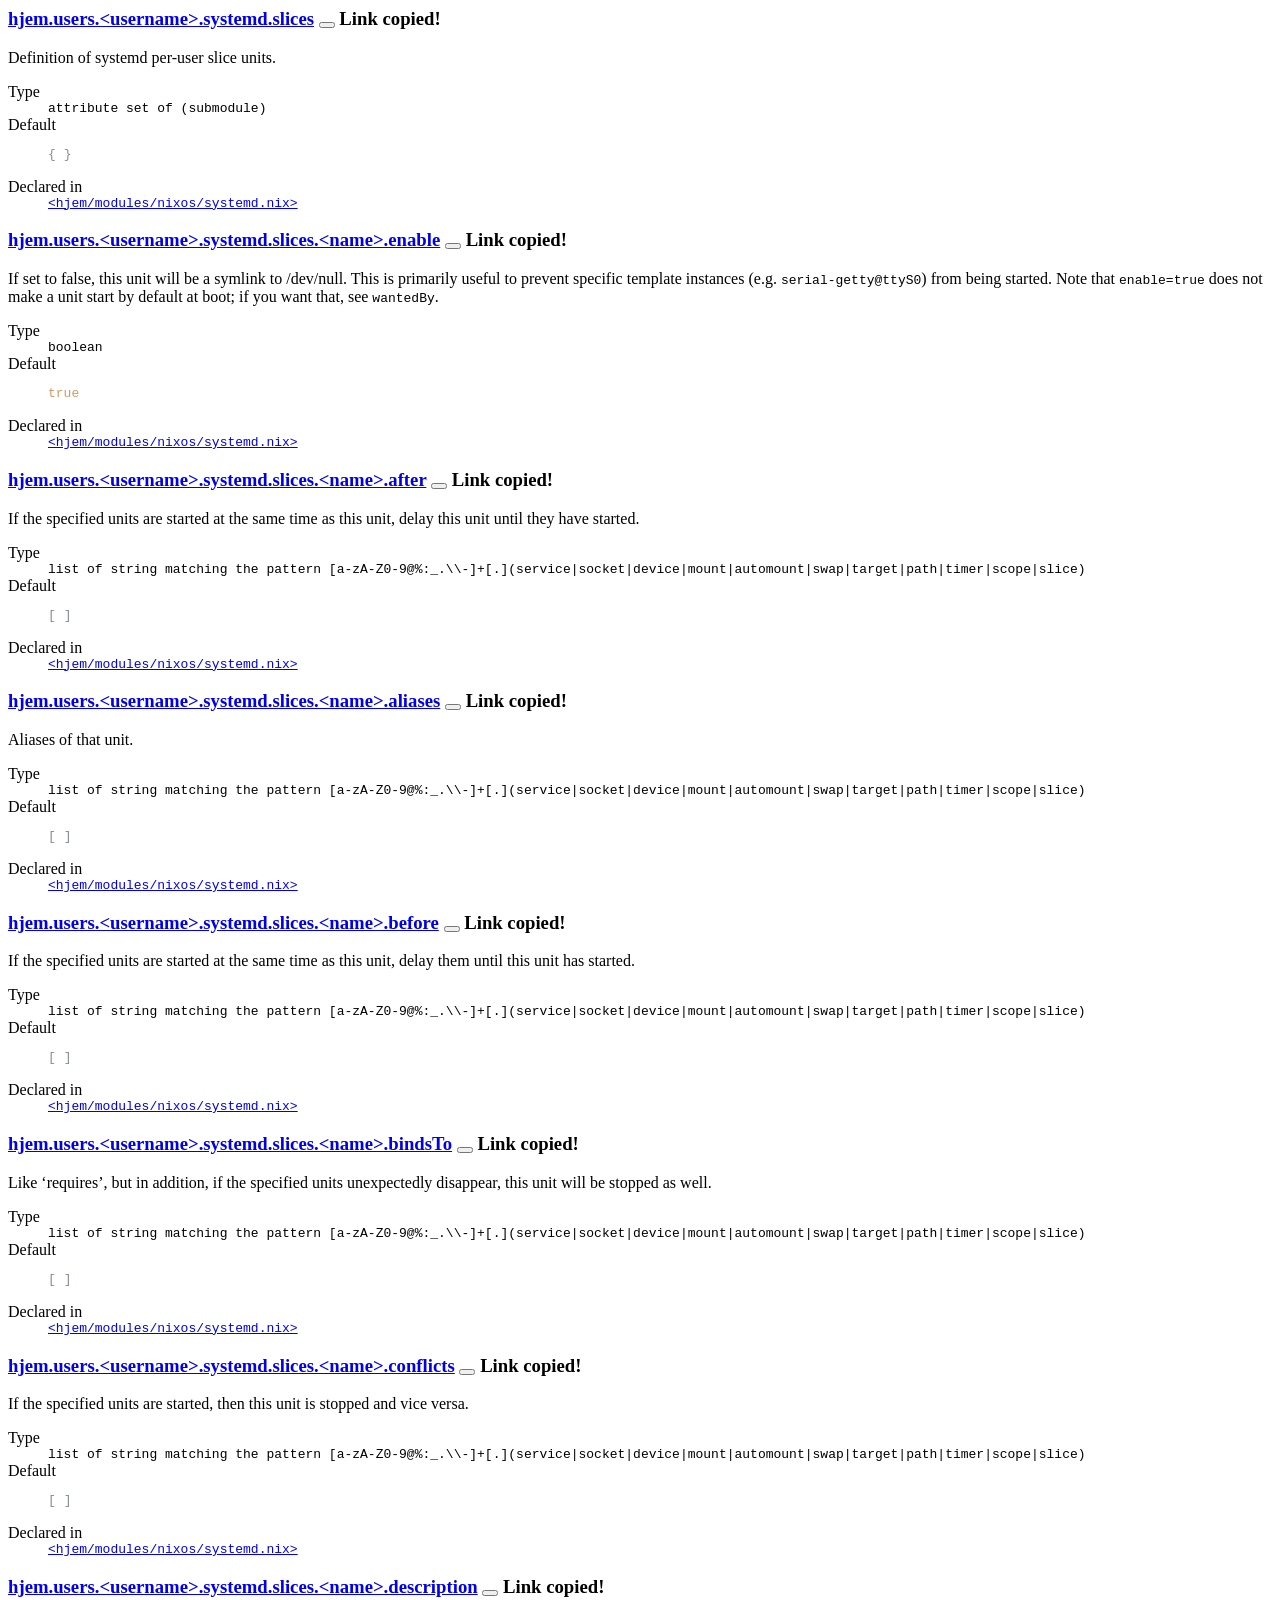
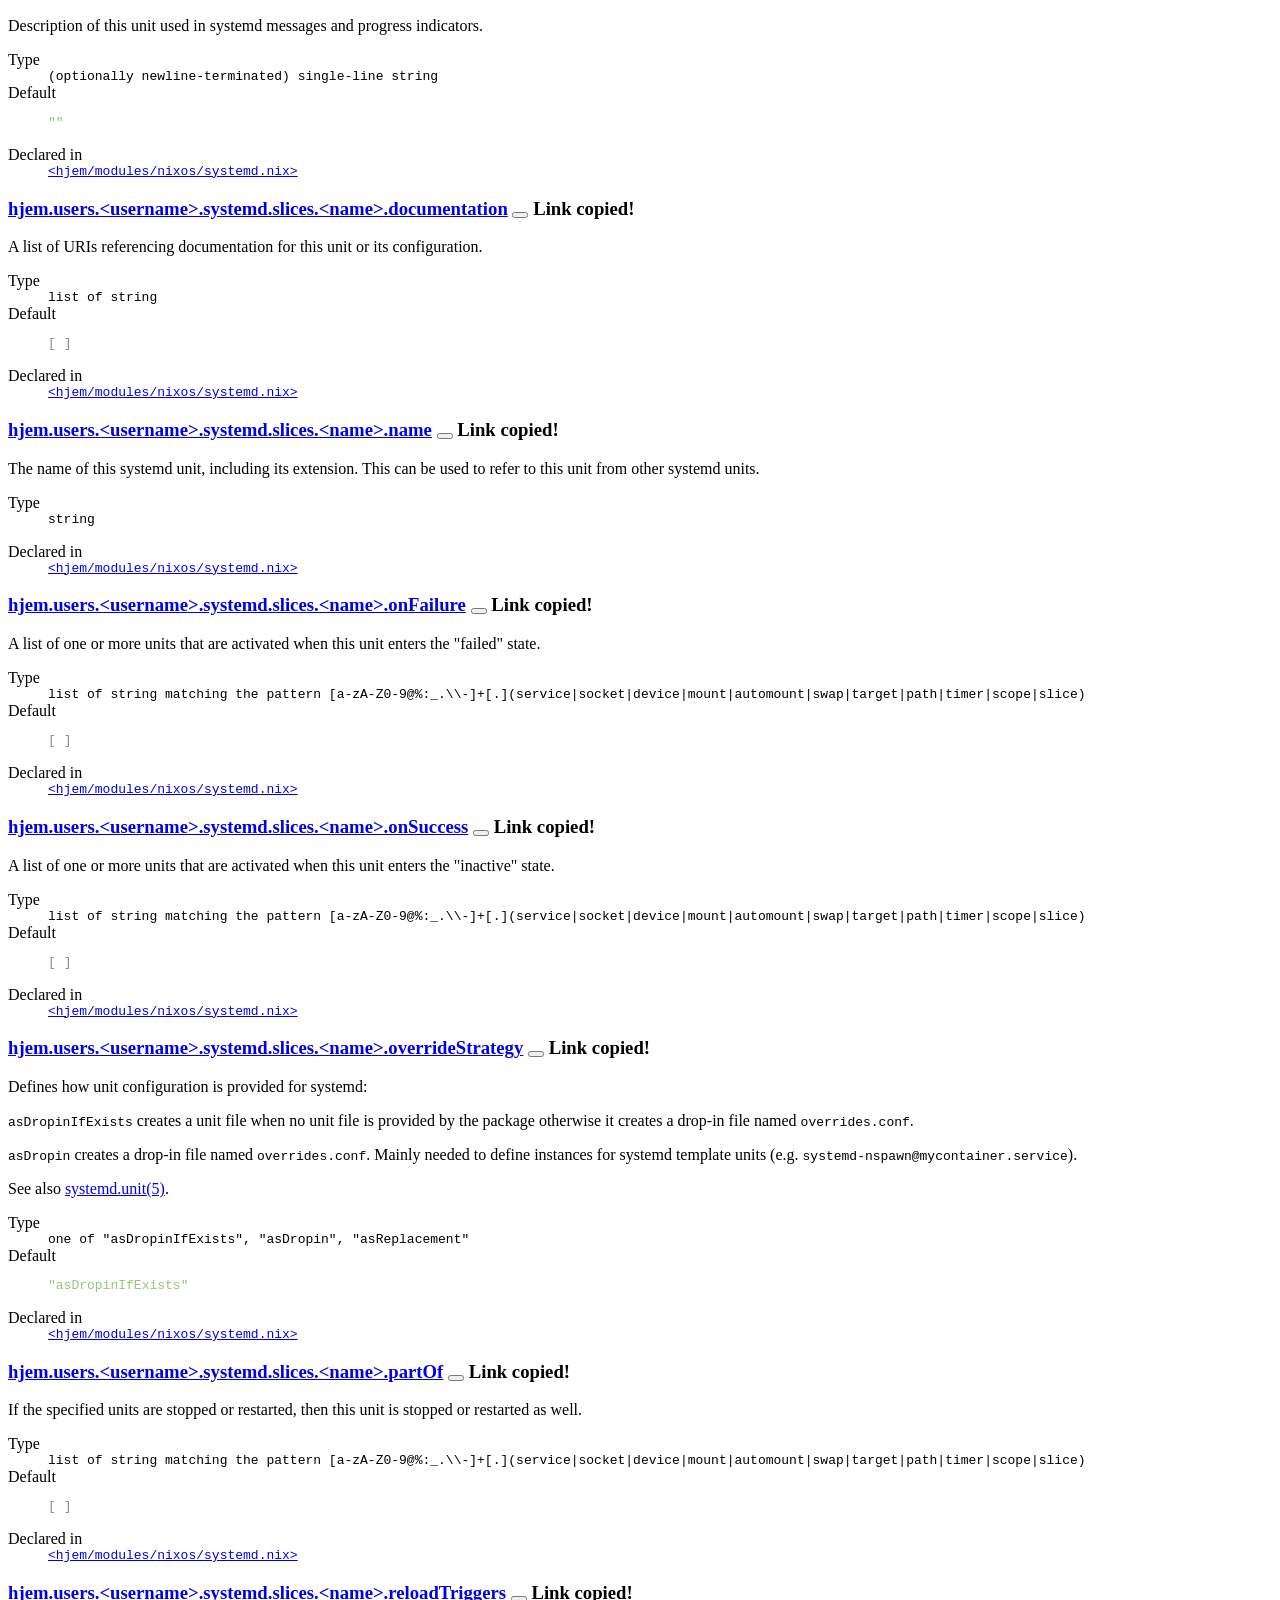
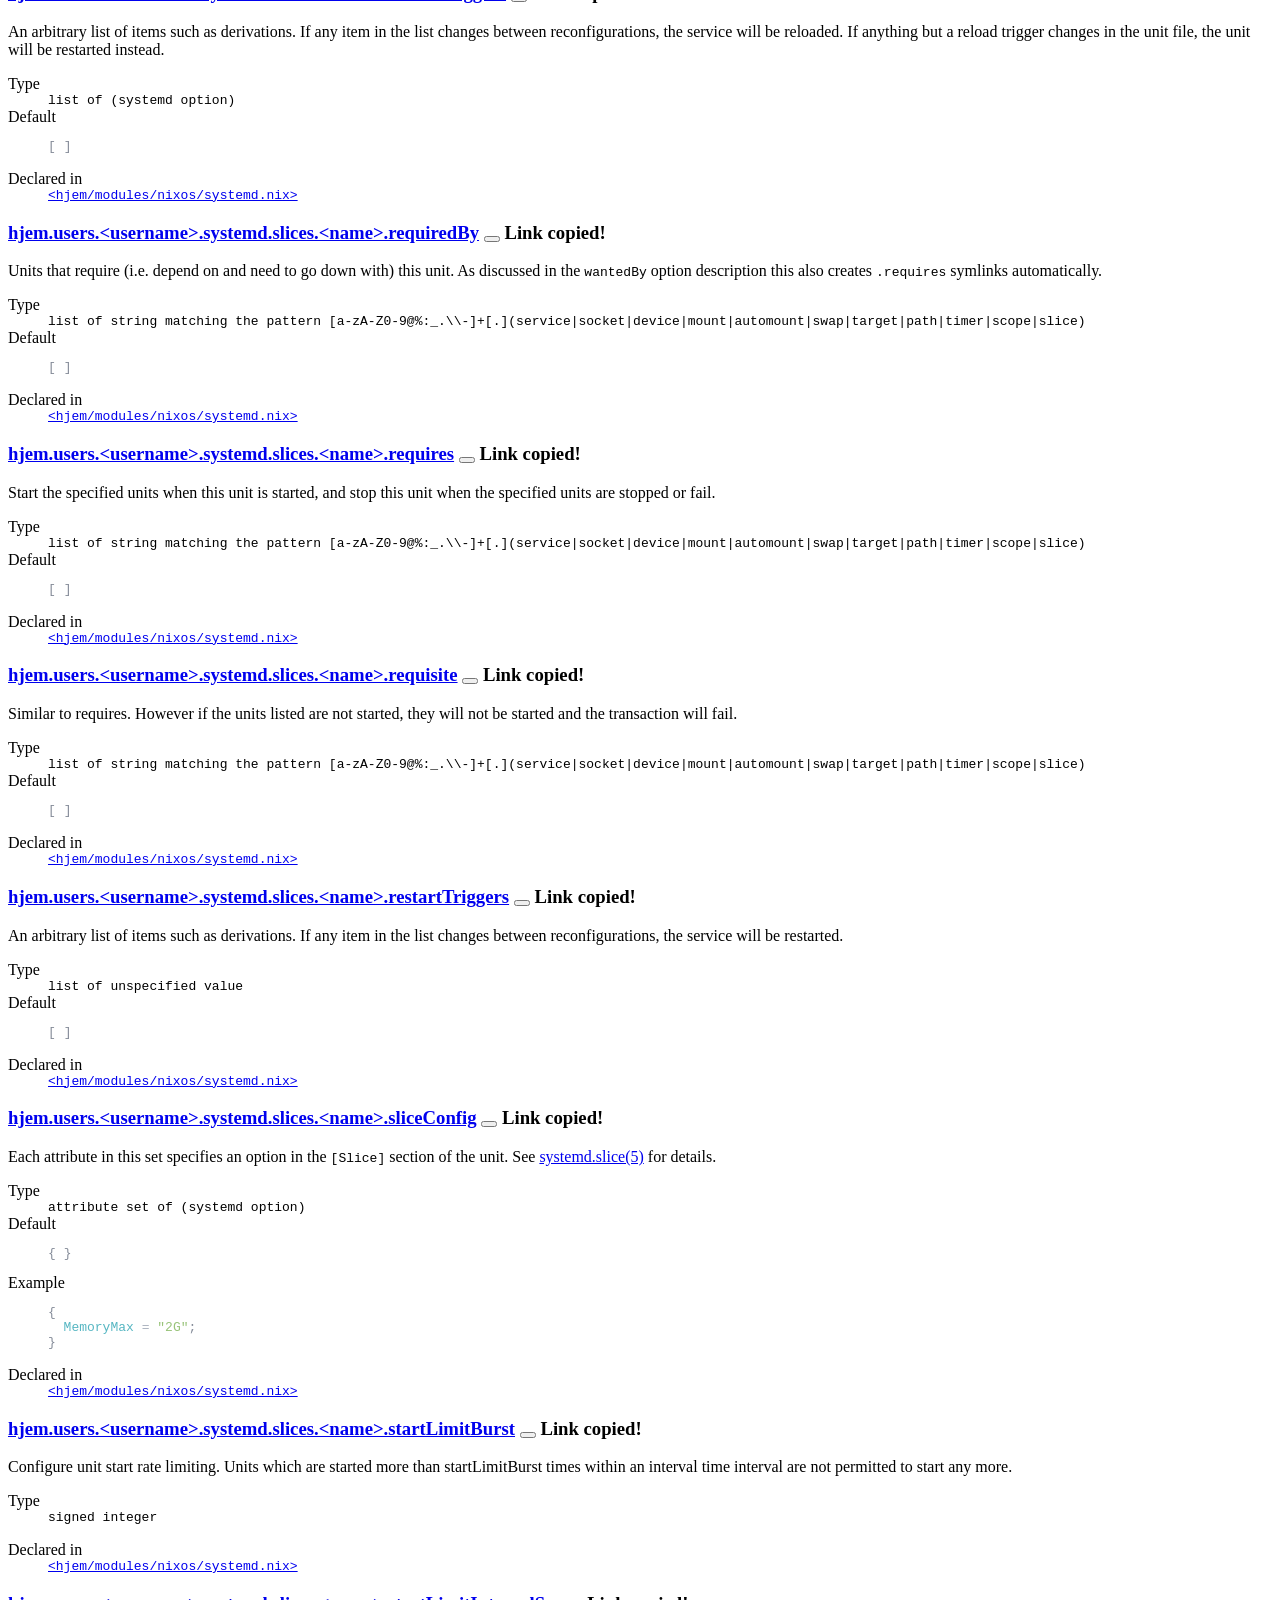
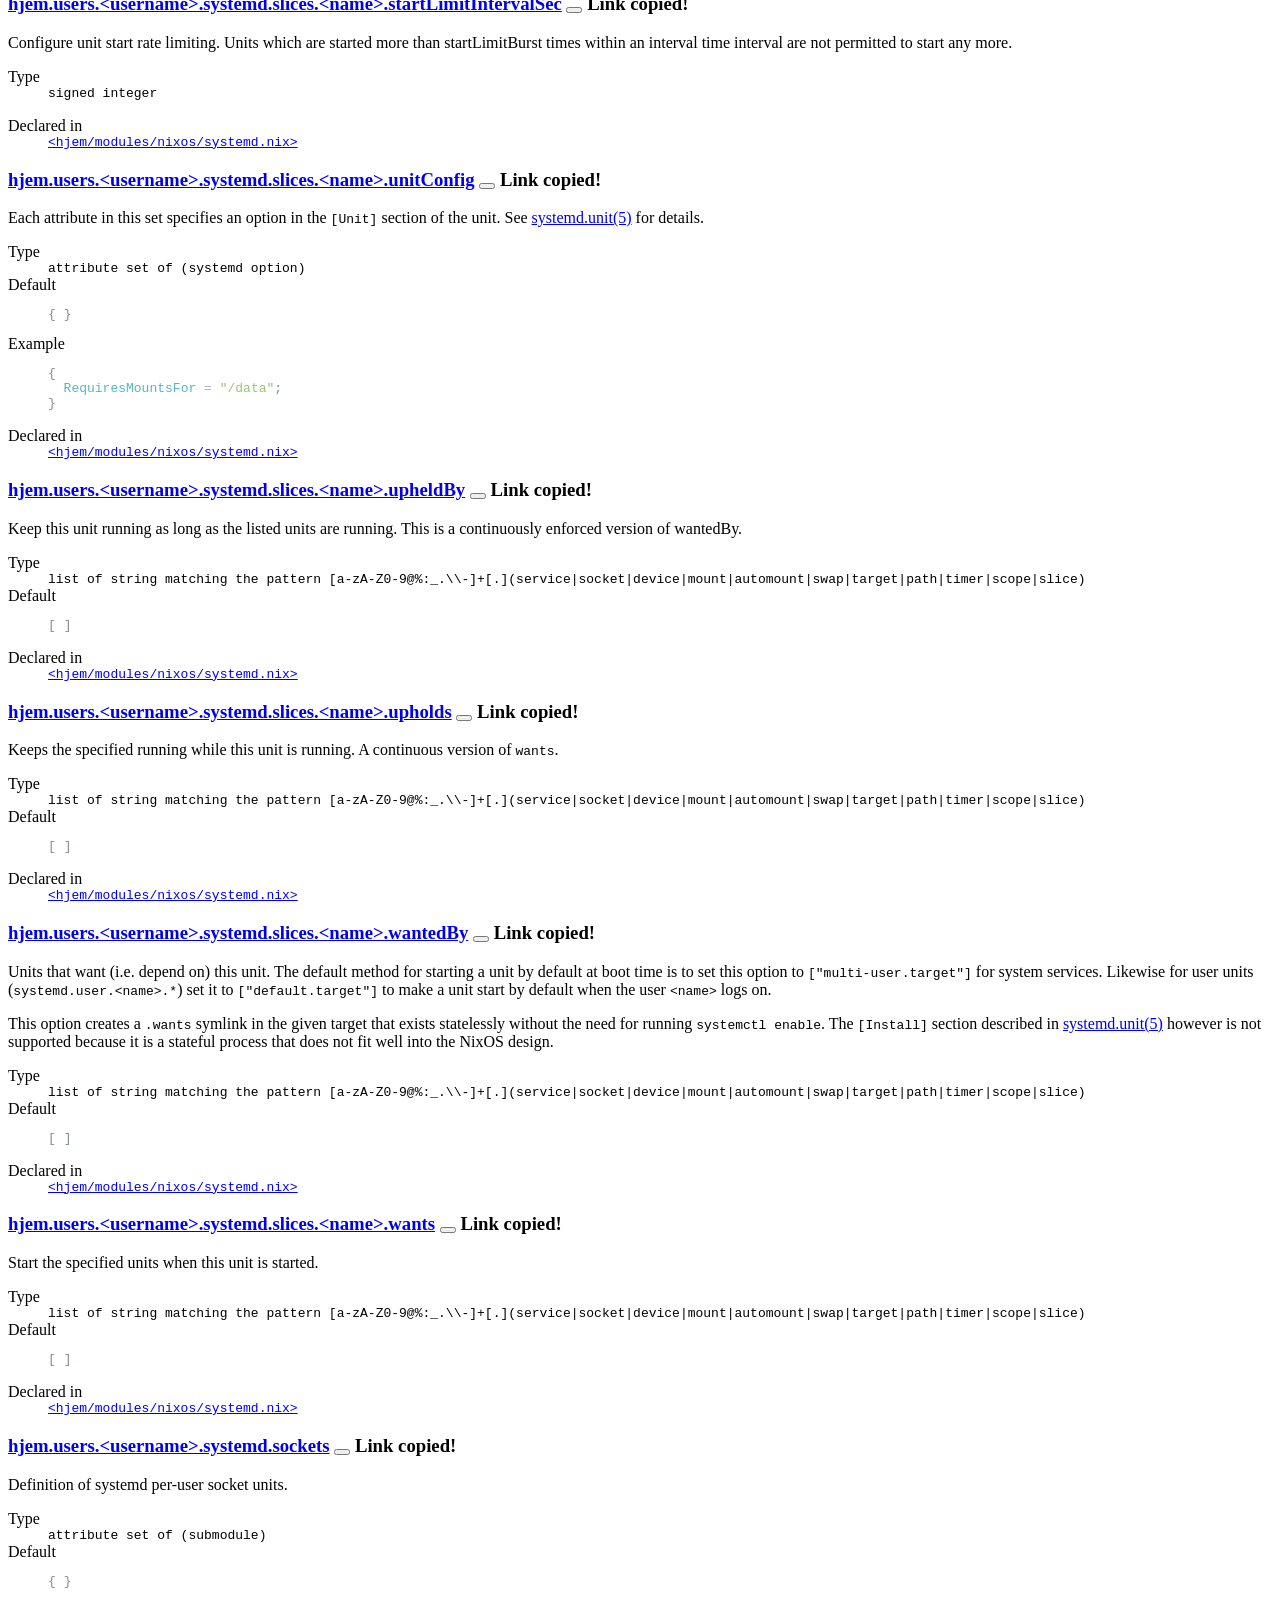
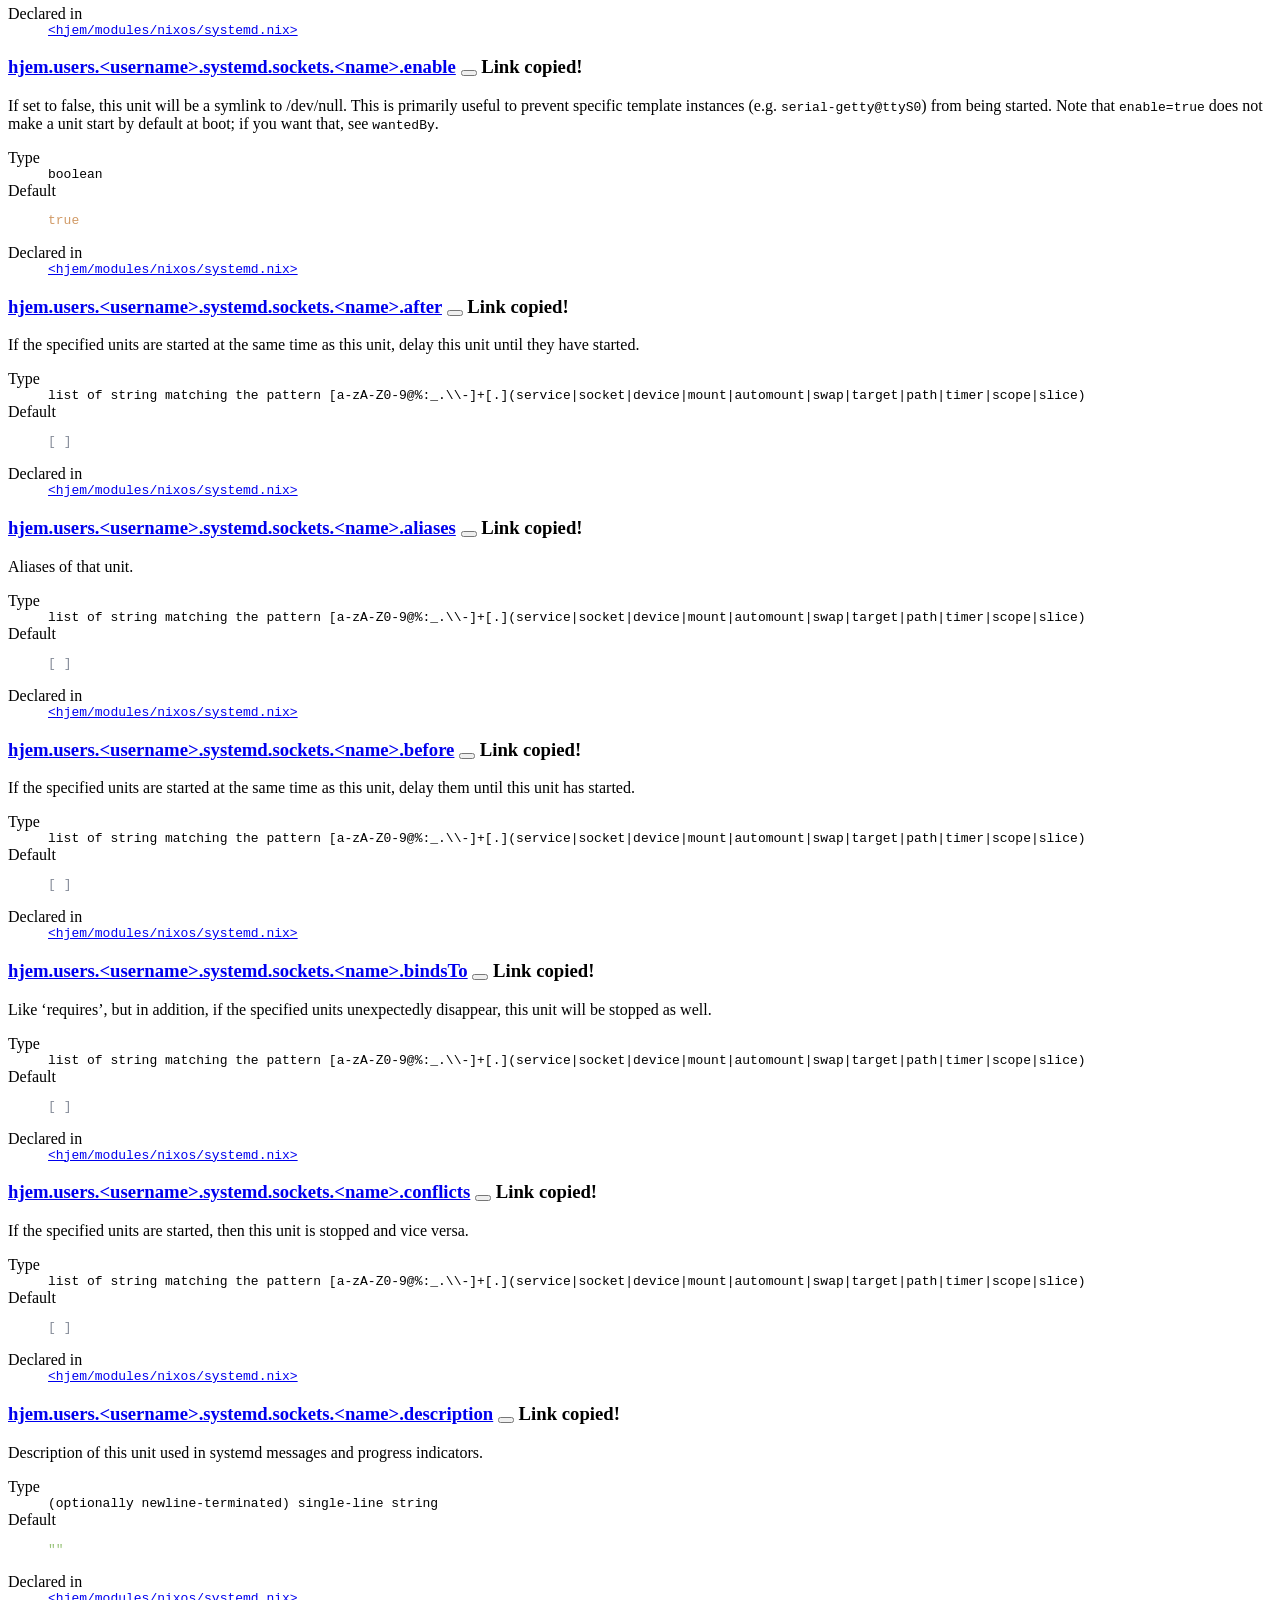
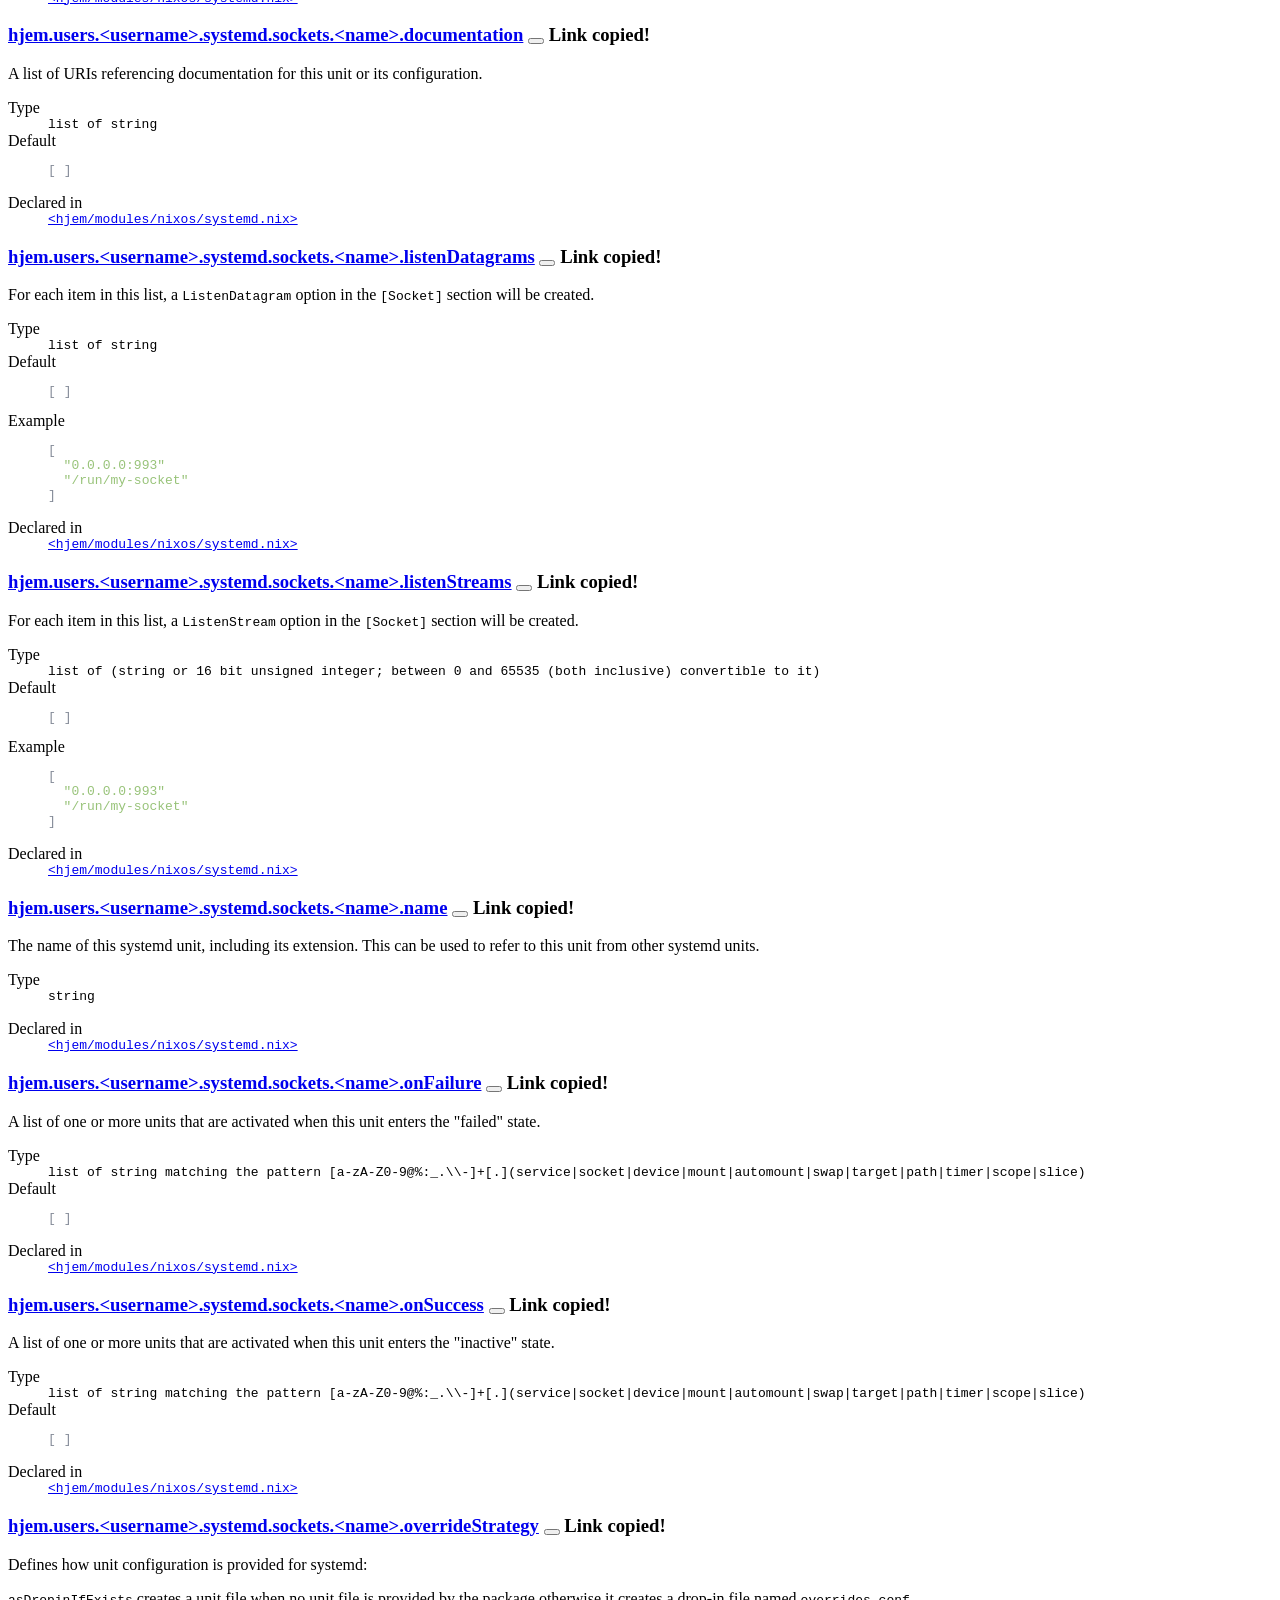
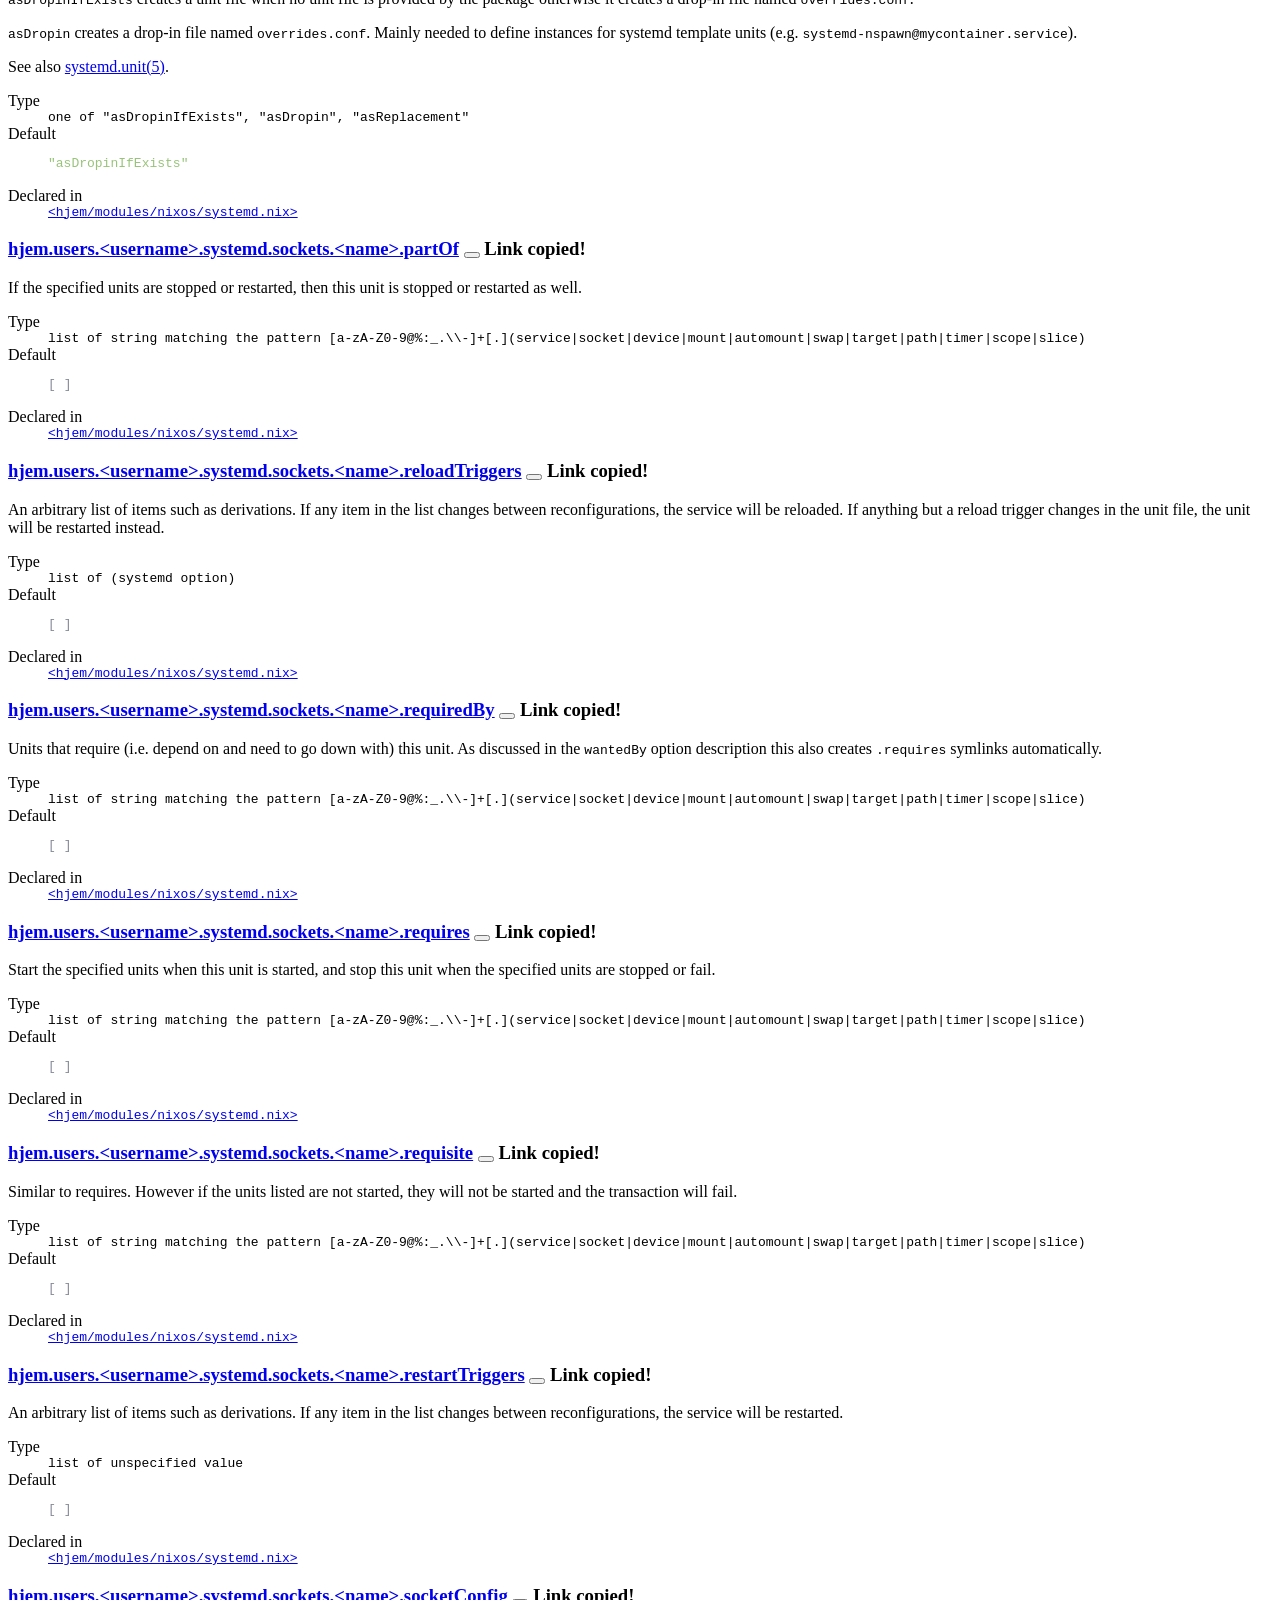
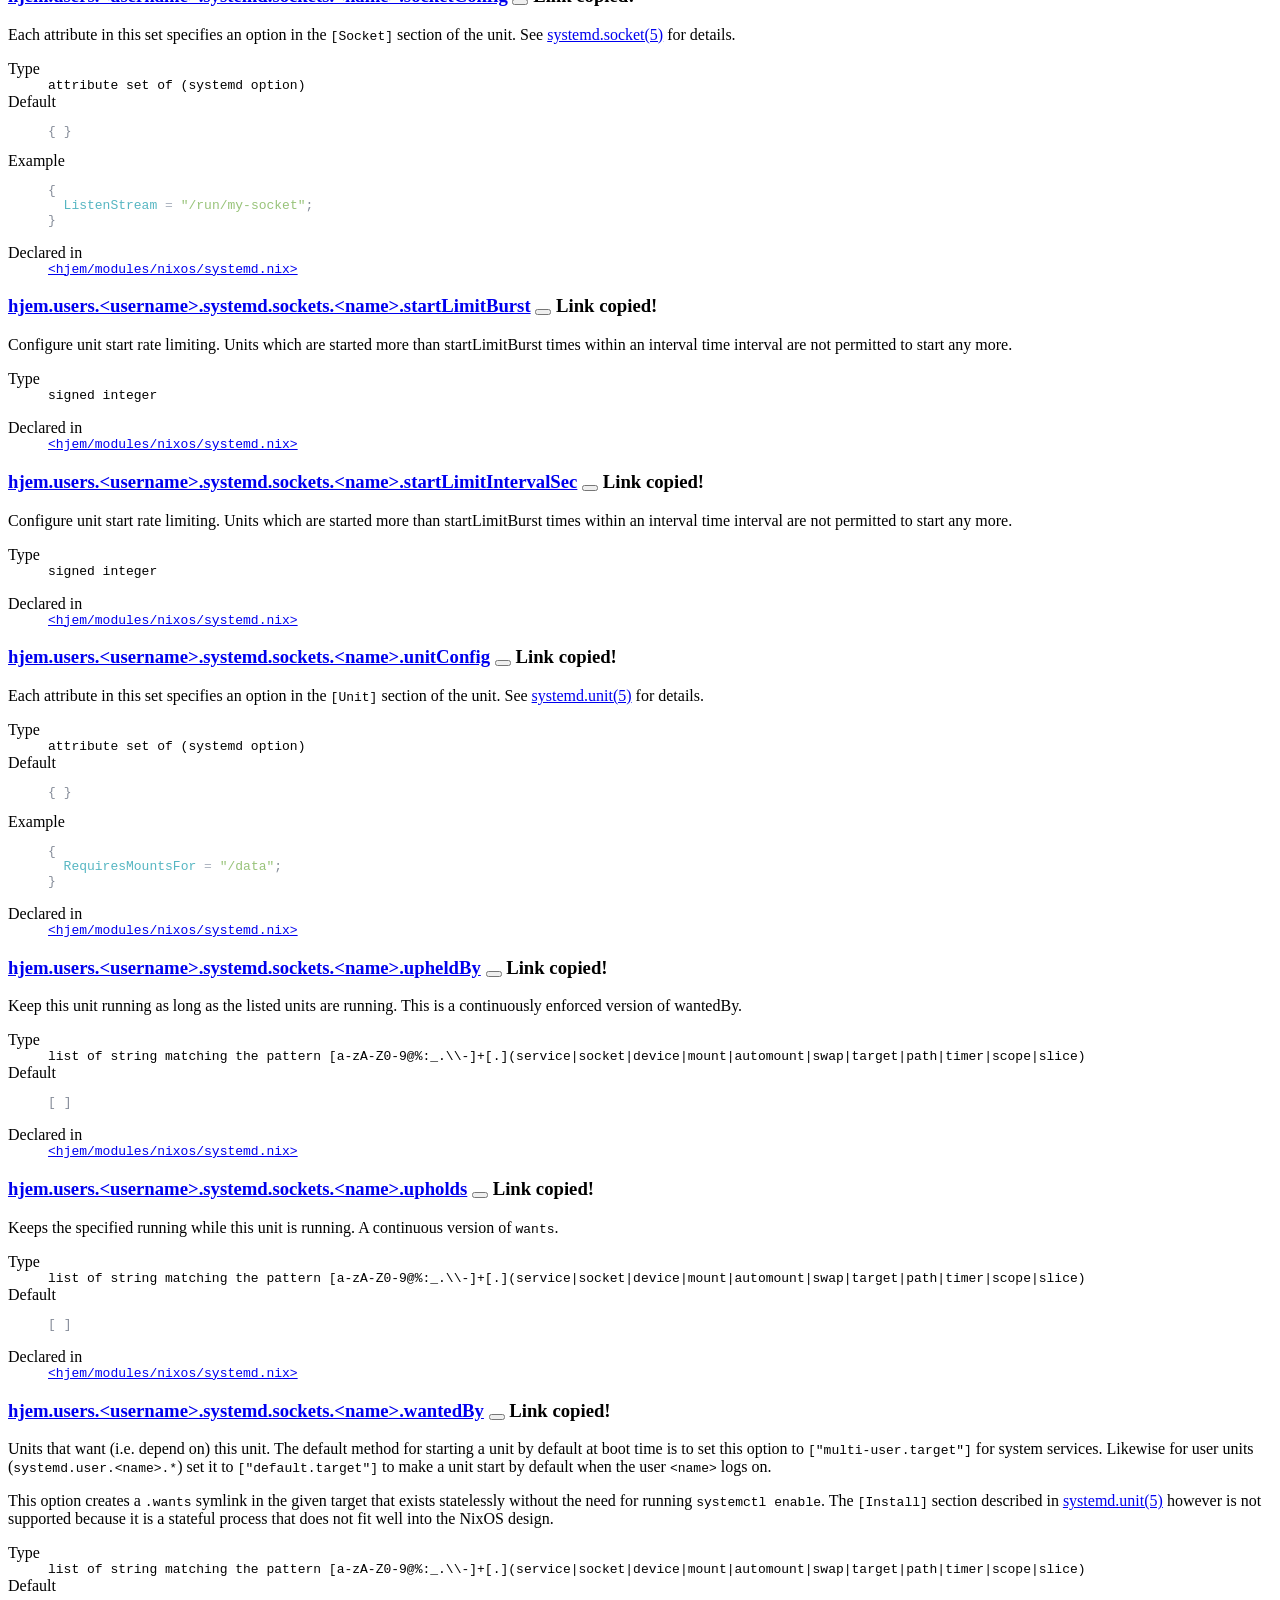
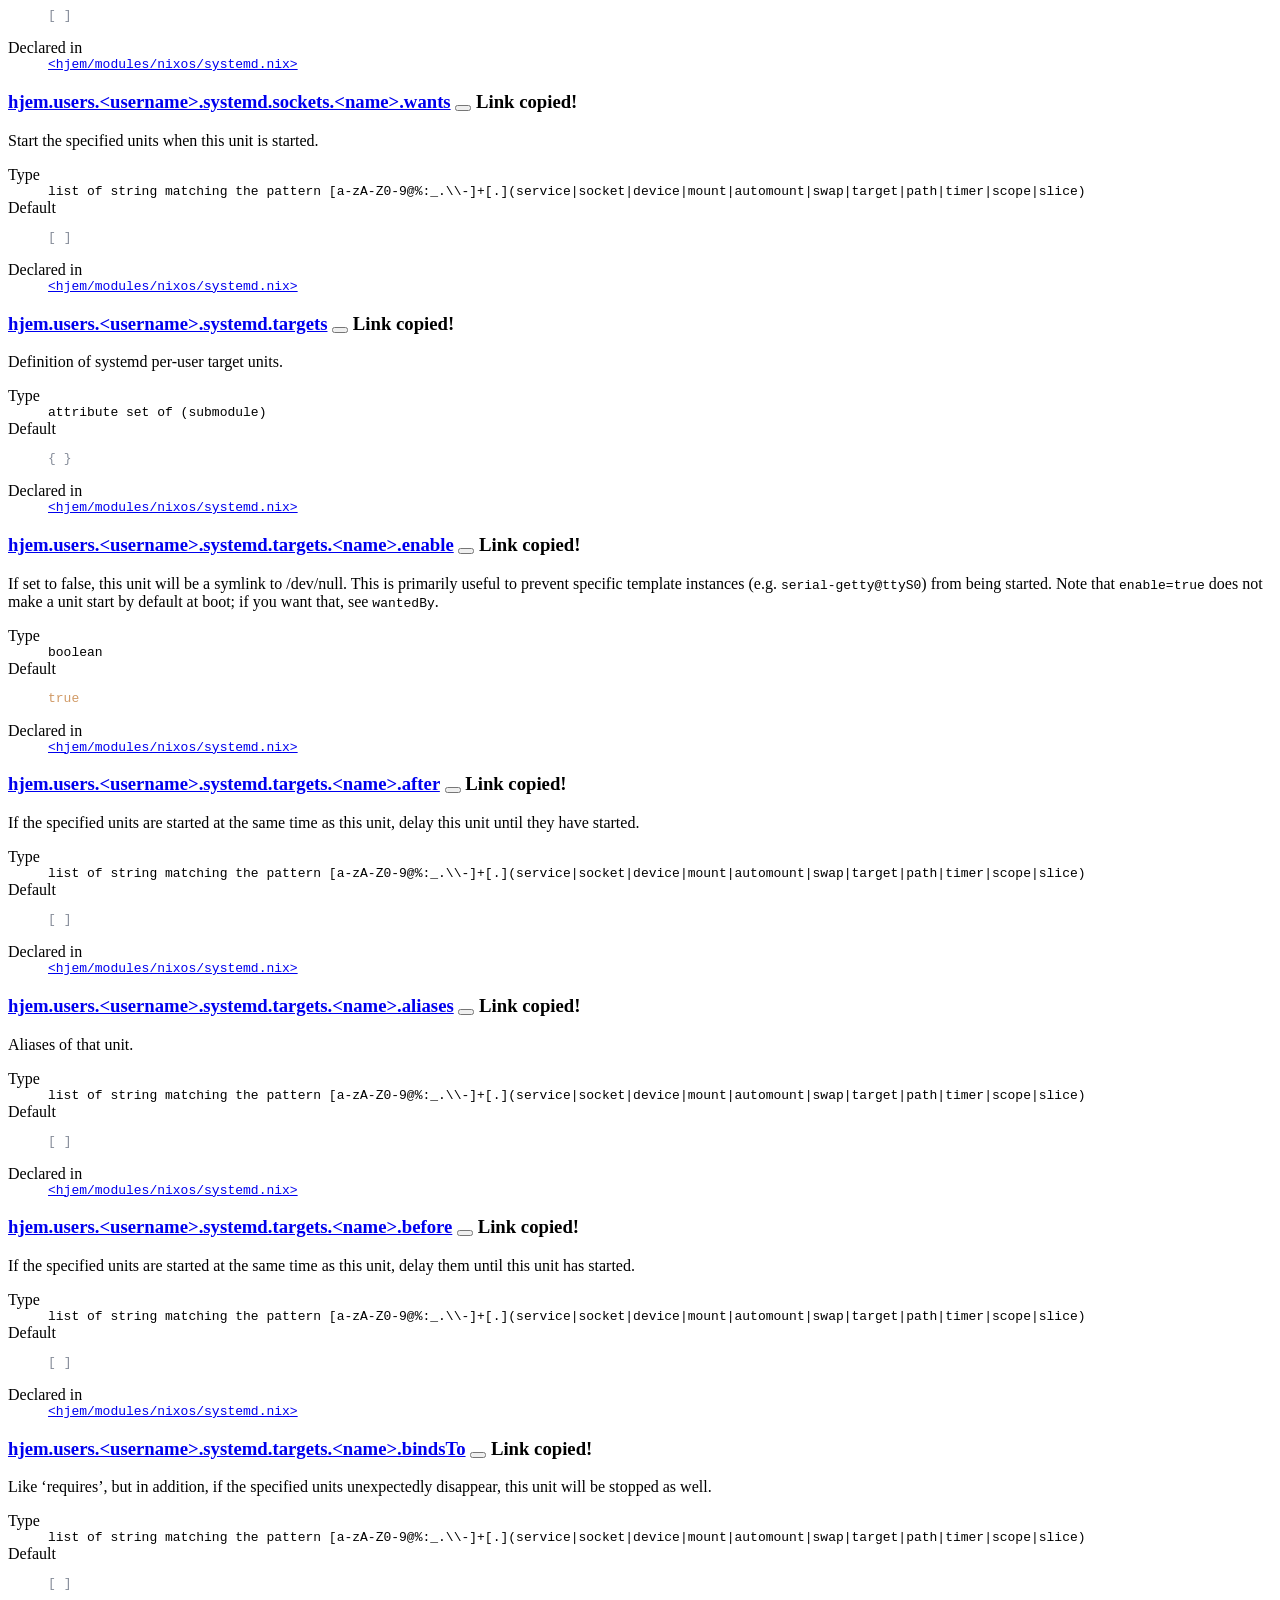
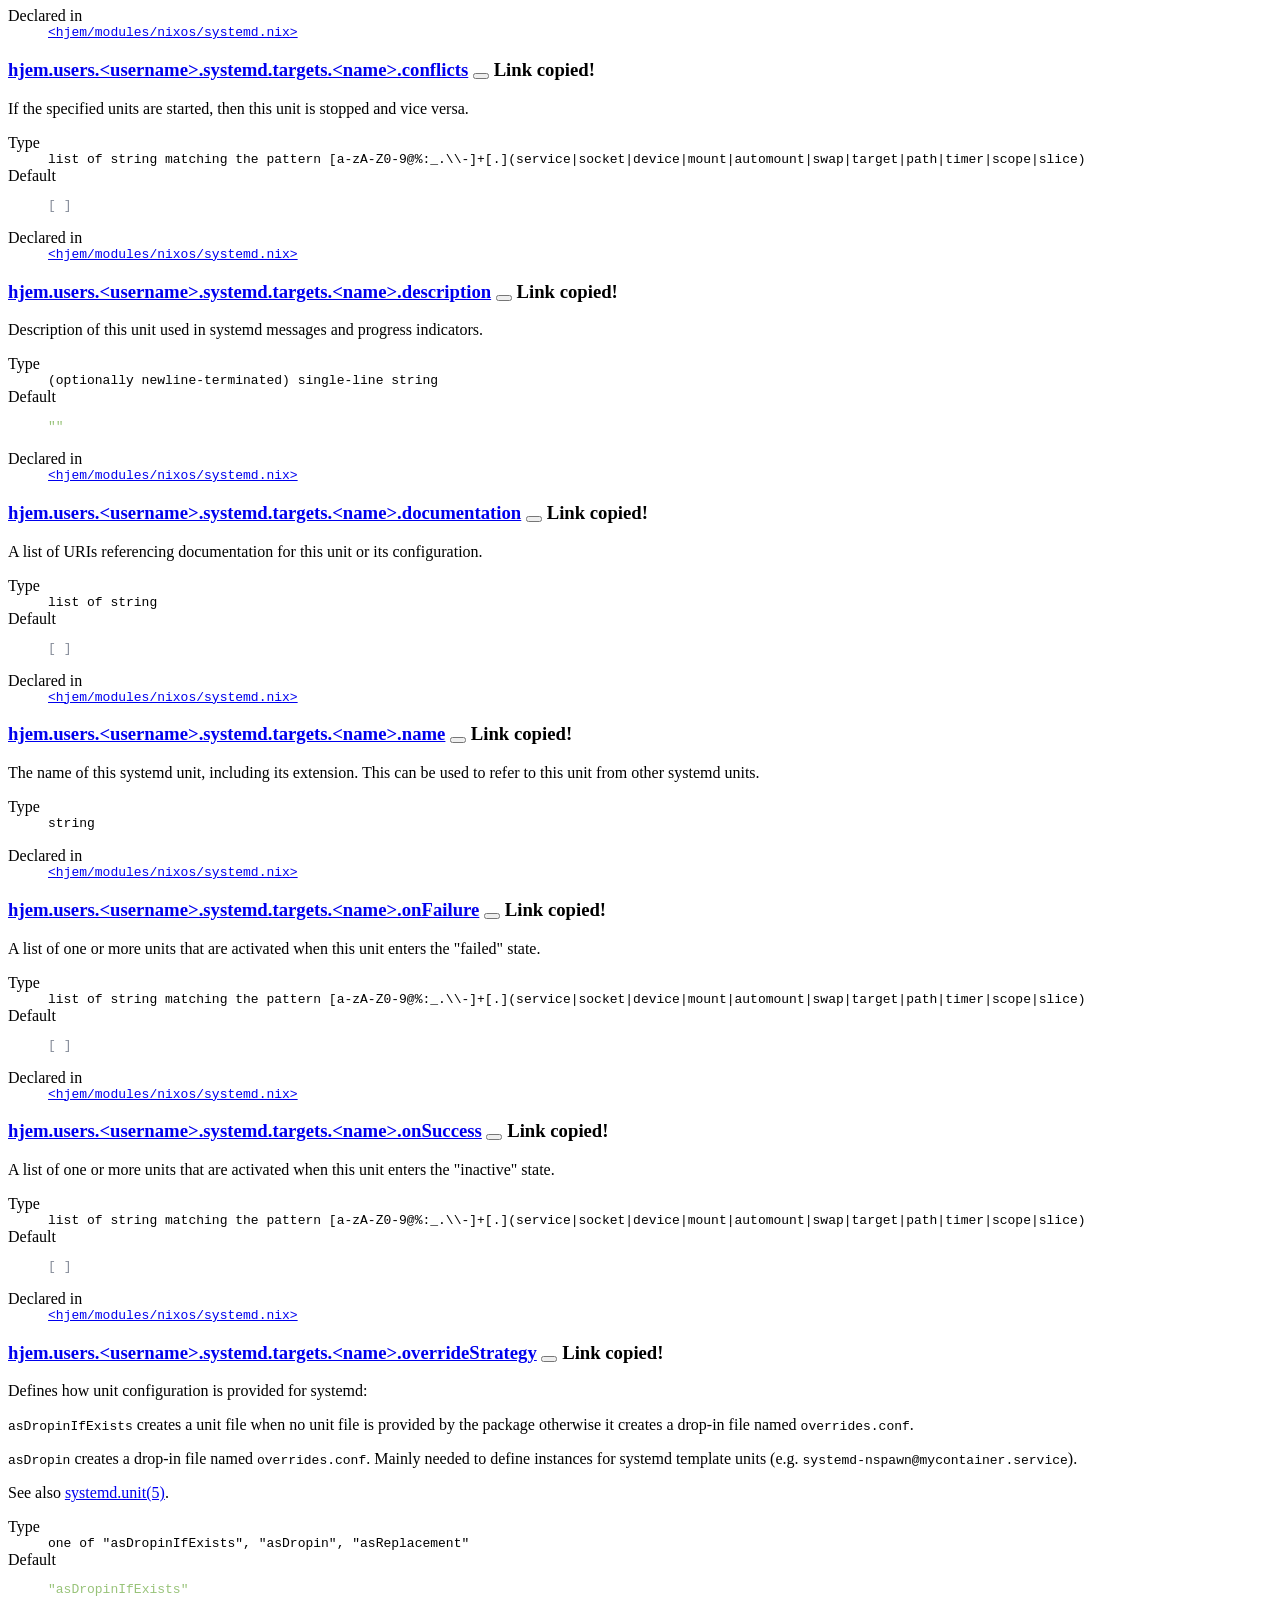
<file: assets/options-chunk-0001.html>
<div class="option" id="option-hjem.users._username_.systemd.slices">
  <h3 class="option-name">
    <a href="#option-hjem.users._username_.systemd.slices" class="option-anchor">hjem.users.&lt;username&gt;.systemd.slices</a>
    <button type="button" class="copy-link" aria-label="Copy link to this option" title="Copy link to this option"></button>
    <span class="copy-feedback">Link copied!</span>
  </h3>
  <div class="option-description"><html><head></head><body><p>Definition of systemd per-user slice units.</p>
</body></html></div>
  <dl class="option-details">
    <dt>Type</dt><dd class="option-value"><code>attribute set of (submodule)</code></dd>
    <dt>Default</dt><dd class="option-value"><html><head></head><body><html><head></head><body><pre class="highlight"><code class="language-nix"><span style="color:rgb(132,139,152);">{</span>&nbsp;<span style="color:rgb(132,139,152);">}</span></code></pre></body></html>
</body></html></dd>
  </dl>
  <dl class="option-details option-sources">
    <dt>Declared in</dt><dd class="option-value"><code><a href="https://github.com/feel-co/hjem/blob/main/modules/nixos/systemd.nix" target="_blank" rel="noopener noreferrer">&lt;hjem/modules/nixos/systemd.nix&gt;</a></code></dd>
  </dl>
</div>
<div class="option" id="option-hjem.users._username_.systemd.slices._name_.enable">
  <h3 class="option-name">
    <a href="#option-hjem.users._username_.systemd.slices._name_.enable" class="option-anchor">hjem.users.&lt;username&gt;.systemd.slices.&lt;name&gt;.enable</a>
    <button type="button" class="copy-link" aria-label="Copy link to this option" title="Copy link to this option"></button>
    <span class="copy-feedback">Link copied!</span>
  </h3>
  <div class="option-description"><html><head></head><body><p>If set to false, this unit will be a symlink to
/dev/null. This is primarily useful to prevent specific
template instances
(e.g. <code>serial-getty@ttyS0</code>) from being
started. Note that <code>enable=true</code> does not
make a unit start by default at boot; if you want that, see
<code>wantedBy</code>.</p>
</body></html></div>
  <dl class="option-details">
    <dt>Type</dt><dd class="option-value"><code>boolean</code></dd>
    <dt>Default</dt><dd class="option-value"><html><head></head><body><html><head></head><body><pre class="highlight"><code class="language-nix"><span style="color:rgb(209,154,102);">true</span></code></pre></body></html>
</body></html></dd>
  </dl>
  <dl class="option-details option-sources">
    <dt>Declared in</dt><dd class="option-value"><code><a href="https://github.com/feel-co/hjem/blob/main/modules/nixos/systemd.nix" target="_blank" rel="noopener noreferrer">&lt;hjem/modules/nixos/systemd.nix&gt;</a></code></dd>
  </dl>
</div>
<div class="option" id="option-hjem.users._username_.systemd.slices._name_.after">
  <h3 class="option-name">
    <a href="#option-hjem.users._username_.systemd.slices._name_.after" class="option-anchor">hjem.users.&lt;username&gt;.systemd.slices.&lt;name&gt;.after</a>
    <button type="button" class="copy-link" aria-label="Copy link to this option" title="Copy link to this option"></button>
    <span class="copy-feedback">Link copied!</span>
  </h3>
  <div class="option-description"><html><head></head><body><p>If the specified units are started at the same time as
this unit, delay this unit until they have started.</p>
</body></html></div>
  <dl class="option-details">
    <dt>Type</dt><dd class="option-value"><code>list of string matching the pattern [a-zA-Z0-9@%:_.\\-]+[.](service|socket|device|mount|automount|swap|target|path|timer|scope|slice)</code></dd>
    <dt>Default</dt><dd class="option-value"><html><head></head><body><html><head></head><body><pre class="highlight"><code class="language-nix"><span style="color:rgb(132,139,152);">[</span>&nbsp;<span style="color:rgb(132,139,152);">]</span></code></pre></body></html>
</body></html></dd>
  </dl>
  <dl class="option-details option-sources">
    <dt>Declared in</dt><dd class="option-value"><code><a href="https://github.com/feel-co/hjem/blob/main/modules/nixos/systemd.nix" target="_blank" rel="noopener noreferrer">&lt;hjem/modules/nixos/systemd.nix&gt;</a></code></dd>
  </dl>
</div>
<div class="option" id="option-hjem.users._username_.systemd.slices._name_.aliases">
  <h3 class="option-name">
    <a href="#option-hjem.users._username_.systemd.slices._name_.aliases" class="option-anchor">hjem.users.&lt;username&gt;.systemd.slices.&lt;name&gt;.aliases</a>
    <button type="button" class="copy-link" aria-label="Copy link to this option" title="Copy link to this option"></button>
    <span class="copy-feedback">Link copied!</span>
  </h3>
  <div class="option-description"><html><head></head><body><p>Aliases of that unit.</p>
</body></html></div>
  <dl class="option-details">
    <dt>Type</dt><dd class="option-value"><code>list of string matching the pattern [a-zA-Z0-9@%:_.\\-]+[.](service|socket|device|mount|automount|swap|target|path|timer|scope|slice)</code></dd>
    <dt>Default</dt><dd class="option-value"><html><head></head><body><html><head></head><body><pre class="highlight"><code class="language-nix"><span style="color:rgb(132,139,152);">[</span>&nbsp;<span style="color:rgb(132,139,152);">]</span></code></pre></body></html>
</body></html></dd>
  </dl>
  <dl class="option-details option-sources">
    <dt>Declared in</dt><dd class="option-value"><code><a href="https://github.com/feel-co/hjem/blob/main/modules/nixos/systemd.nix" target="_blank" rel="noopener noreferrer">&lt;hjem/modules/nixos/systemd.nix&gt;</a></code></dd>
  </dl>
</div>
<div class="option" id="option-hjem.users._username_.systemd.slices._name_.before">
  <h3 class="option-name">
    <a href="#option-hjem.users._username_.systemd.slices._name_.before" class="option-anchor">hjem.users.&lt;username&gt;.systemd.slices.&lt;name&gt;.before</a>
    <button type="button" class="copy-link" aria-label="Copy link to this option" title="Copy link to this option"></button>
    <span class="copy-feedback">Link copied!</span>
  </h3>
  <div class="option-description"><html><head></head><body><p>If the specified units are started at the same time as
this unit, delay them until this unit has started.</p>
</body></html></div>
  <dl class="option-details">
    <dt>Type</dt><dd class="option-value"><code>list of string matching the pattern [a-zA-Z0-9@%:_.\\-]+[.](service|socket|device|mount|automount|swap|target|path|timer|scope|slice)</code></dd>
    <dt>Default</dt><dd class="option-value"><html><head></head><body><html><head></head><body><pre class="highlight"><code class="language-nix"><span style="color:rgb(132,139,152);">[</span>&nbsp;<span style="color:rgb(132,139,152);">]</span></code></pre></body></html>
</body></html></dd>
  </dl>
  <dl class="option-details option-sources">
    <dt>Declared in</dt><dd class="option-value"><code><a href="https://github.com/feel-co/hjem/blob/main/modules/nixos/systemd.nix" target="_blank" rel="noopener noreferrer">&lt;hjem/modules/nixos/systemd.nix&gt;</a></code></dd>
  </dl>
</div>
<div class="option" id="option-hjem.users._username_.systemd.slices._name_.bindsTo">
  <h3 class="option-name">
    <a href="#option-hjem.users._username_.systemd.slices._name_.bindsTo" class="option-anchor">hjem.users.&lt;username&gt;.systemd.slices.&lt;name&gt;.bindsTo</a>
    <button type="button" class="copy-link" aria-label="Copy link to this option" title="Copy link to this option"></button>
    <span class="copy-feedback">Link copied!</span>
  </h3>
  <div class="option-description"><html><head></head><body><p>Like ‘requires’, but in addition, if the specified units
unexpectedly disappear, this unit will be stopped as well.</p>
</body></html></div>
  <dl class="option-details">
    <dt>Type</dt><dd class="option-value"><code>list of string matching the pattern [a-zA-Z0-9@%:_.\\-]+[.](service|socket|device|mount|automount|swap|target|path|timer|scope|slice)</code></dd>
    <dt>Default</dt><dd class="option-value"><html><head></head><body><html><head></head><body><pre class="highlight"><code class="language-nix"><span style="color:rgb(132,139,152);">[</span>&nbsp;<span style="color:rgb(132,139,152);">]</span></code></pre></body></html>
</body></html></dd>
  </dl>
  <dl class="option-details option-sources">
    <dt>Declared in</dt><dd class="option-value"><code><a href="https://github.com/feel-co/hjem/blob/main/modules/nixos/systemd.nix" target="_blank" rel="noopener noreferrer">&lt;hjem/modules/nixos/systemd.nix&gt;</a></code></dd>
  </dl>
</div>
<div class="option" id="option-hjem.users._username_.systemd.slices._name_.conflicts">
  <h3 class="option-name">
    <a href="#option-hjem.users._username_.systemd.slices._name_.conflicts" class="option-anchor">hjem.users.&lt;username&gt;.systemd.slices.&lt;name&gt;.conflicts</a>
    <button type="button" class="copy-link" aria-label="Copy link to this option" title="Copy link to this option"></button>
    <span class="copy-feedback">Link copied!</span>
  </h3>
  <div class="option-description"><html><head></head><body><p>If the specified units are started, then this unit is stopped
and vice versa.</p>
</body></html></div>
  <dl class="option-details">
    <dt>Type</dt><dd class="option-value"><code>list of string matching the pattern [a-zA-Z0-9@%:_.\\-]+[.](service|socket|device|mount|automount|swap|target|path|timer|scope|slice)</code></dd>
    <dt>Default</dt><dd class="option-value"><html><head></head><body><html><head></head><body><pre class="highlight"><code class="language-nix"><span style="color:rgb(132,139,152);">[</span>&nbsp;<span style="color:rgb(132,139,152);">]</span></code></pre></body></html>
</body></html></dd>
  </dl>
  <dl class="option-details option-sources">
    <dt>Declared in</dt><dd class="option-value"><code><a href="https://github.com/feel-co/hjem/blob/main/modules/nixos/systemd.nix" target="_blank" rel="noopener noreferrer">&lt;hjem/modules/nixos/systemd.nix&gt;</a></code></dd>
  </dl>
</div>
<div class="option" id="option-hjem.users._username_.systemd.slices._name_.description">
  <h3 class="option-name">
    <a href="#option-hjem.users._username_.systemd.slices._name_.description" class="option-anchor">hjem.users.&lt;username&gt;.systemd.slices.&lt;name&gt;.description</a>
    <button type="button" class="copy-link" aria-label="Copy link to this option" title="Copy link to this option"></button>
    <span class="copy-feedback">Link copied!</span>
  </h3>
  <div class="option-description"><html><head></head><body><p>Description of this unit used in systemd messages and progress indicators.</p>
</body></html></div>
  <dl class="option-details">
    <dt>Type</dt><dd class="option-value"><code>(optionally newline-terminated) single-line string</code></dd>
    <dt>Default</dt><dd class="option-value"><html><head></head><body><html><head></head><body><pre class="highlight"><code class="language-nix"><span style="color:rgb(152,195,121);">"</span><span style="color:rgb(152,195,121);">"</span></code></pre></body></html>
</body></html></dd>
  </dl>
  <dl class="option-details option-sources">
    <dt>Declared in</dt><dd class="option-value"><code><a href="https://github.com/feel-co/hjem/blob/main/modules/nixos/systemd.nix" target="_blank" rel="noopener noreferrer">&lt;hjem/modules/nixos/systemd.nix&gt;</a></code></dd>
  </dl>
</div>
<div class="option" id="option-hjem.users._username_.systemd.slices._name_.documentation">
  <h3 class="option-name">
    <a href="#option-hjem.users._username_.systemd.slices._name_.documentation" class="option-anchor">hjem.users.&lt;username&gt;.systemd.slices.&lt;name&gt;.documentation</a>
    <button type="button" class="copy-link" aria-label="Copy link to this option" title="Copy link to this option"></button>
    <span class="copy-feedback">Link copied!</span>
  </h3>
  <div class="option-description"><html><head></head><body><p>A list of URIs referencing documentation for this unit or its configuration.</p>
</body></html></div>
  <dl class="option-details">
    <dt>Type</dt><dd class="option-value"><code>list of string</code></dd>
    <dt>Default</dt><dd class="option-value"><html><head></head><body><html><head></head><body><pre class="highlight"><code class="language-nix"><span style="color:rgb(132,139,152);">[</span>&nbsp;<span style="color:rgb(132,139,152);">]</span></code></pre></body></html>
</body></html></dd>
  </dl>
  <dl class="option-details option-sources">
    <dt>Declared in</dt><dd class="option-value"><code><a href="https://github.com/feel-co/hjem/blob/main/modules/nixos/systemd.nix" target="_blank" rel="noopener noreferrer">&lt;hjem/modules/nixos/systemd.nix&gt;</a></code></dd>
  </dl>
</div>
<div class="option" id="option-hjem.users._username_.systemd.slices._name_.name">
  <h3 class="option-name">
    <a href="#option-hjem.users._username_.systemd.slices._name_.name" class="option-anchor">hjem.users.&lt;username&gt;.systemd.slices.&lt;name&gt;.name</a>
    <button type="button" class="copy-link" aria-label="Copy link to this option" title="Copy link to this option"></button>
    <span class="copy-feedback">Link copied!</span>
  </h3>
  <div class="option-description"><html><head></head><body><p>The name of this systemd unit, including its extension.
This can be used to refer to this unit from other systemd units.</p>
</body></html></div>
  <dl class="option-details">
    <dt>Type</dt><dd class="option-value"><code>string</code></dd>
  </dl>
  <dl class="option-details option-sources">
    <dt>Declared in</dt><dd class="option-value"><code><a href="https://github.com/feel-co/hjem/blob/main/modules/nixos/systemd.nix" target="_blank" rel="noopener noreferrer">&lt;hjem/modules/nixos/systemd.nix&gt;</a></code></dd>
  </dl>
</div>
<div class="option" id="option-hjem.users._username_.systemd.slices._name_.onFailure">
  <h3 class="option-name">
    <a href="#option-hjem.users._username_.systemd.slices._name_.onFailure" class="option-anchor">hjem.users.&lt;username&gt;.systemd.slices.&lt;name&gt;.onFailure</a>
    <button type="button" class="copy-link" aria-label="Copy link to this option" title="Copy link to this option"></button>
    <span class="copy-feedback">Link copied!</span>
  </h3>
  <div class="option-description"><html><head></head><body><p>A list of one or more units that are activated when
this unit enters the "failed" state.</p>
</body></html></div>
  <dl class="option-details">
    <dt>Type</dt><dd class="option-value"><code>list of string matching the pattern [a-zA-Z0-9@%:_.\\-]+[.](service|socket|device|mount|automount|swap|target|path|timer|scope|slice)</code></dd>
    <dt>Default</dt><dd class="option-value"><html><head></head><body><html><head></head><body><pre class="highlight"><code class="language-nix"><span style="color:rgb(132,139,152);">[</span>&nbsp;<span style="color:rgb(132,139,152);">]</span></code></pre></body></html>
</body></html></dd>
  </dl>
  <dl class="option-details option-sources">
    <dt>Declared in</dt><dd class="option-value"><code><a href="https://github.com/feel-co/hjem/blob/main/modules/nixos/systemd.nix" target="_blank" rel="noopener noreferrer">&lt;hjem/modules/nixos/systemd.nix&gt;</a></code></dd>
  </dl>
</div>
<div class="option" id="option-hjem.users._username_.systemd.slices._name_.onSuccess">
  <h3 class="option-name">
    <a href="#option-hjem.users._username_.systemd.slices._name_.onSuccess" class="option-anchor">hjem.users.&lt;username&gt;.systemd.slices.&lt;name&gt;.onSuccess</a>
    <button type="button" class="copy-link" aria-label="Copy link to this option" title="Copy link to this option"></button>
    <span class="copy-feedback">Link copied!</span>
  </h3>
  <div class="option-description"><html><head></head><body><p>A list of one or more units that are activated when
this unit enters the "inactive" state.</p>
</body></html></div>
  <dl class="option-details">
    <dt>Type</dt><dd class="option-value"><code>list of string matching the pattern [a-zA-Z0-9@%:_.\\-]+[.](service|socket|device|mount|automount|swap|target|path|timer|scope|slice)</code></dd>
    <dt>Default</dt><dd class="option-value"><html><head></head><body><html><head></head><body><pre class="highlight"><code class="language-nix"><span style="color:rgb(132,139,152);">[</span>&nbsp;<span style="color:rgb(132,139,152);">]</span></code></pre></body></html>
</body></html></dd>
  </dl>
  <dl class="option-details option-sources">
    <dt>Declared in</dt><dd class="option-value"><code><a href="https://github.com/feel-co/hjem/blob/main/modules/nixos/systemd.nix" target="_blank" rel="noopener noreferrer">&lt;hjem/modules/nixos/systemd.nix&gt;</a></code></dd>
  </dl>
</div>
<div class="option" id="option-hjem.users._username_.systemd.slices._name_.overrideStrategy">
  <h3 class="option-name">
    <a href="#option-hjem.users._username_.systemd.slices._name_.overrideStrategy" class="option-anchor">hjem.users.&lt;username&gt;.systemd.slices.&lt;name&gt;.overrideStrategy</a>
    <button type="button" class="copy-link" aria-label="Copy link to this option" title="Copy link to this option"></button>
    <span class="copy-feedback">Link copied!</span>
  </h3>
  <div class="option-description"><html><head></head><body><p>Defines how unit configuration is provided for systemd:</p>
<p><code>asDropinIfExists</code> creates a unit file when no unit file is provided by the package
otherwise it creates a drop-in file named <code>overrides.conf</code>.</p>
<p><code>asDropin</code> creates a drop-in file named <code>overrides.conf</code>.
Mainly needed to define instances for systemd template units (e.g. <code>systemd-nspawn@mycontainer.service</code>).</p>
<p>See also <a href="https://www.freedesktop.org/software/systemd/man/systemd.unit.html" class="manpage-reference">systemd.unit(5)</a>.</p>
</body></html></div>
  <dl class="option-details">
    <dt>Type</dt><dd class="option-value"><code>one of "asDropinIfExists", "asDropin", "asReplacement"</code></dd>
    <dt>Default</dt><dd class="option-value"><html><head></head><body><html><head></head><body><pre class="highlight"><code class="language-nix"><span style="color:rgb(152,195,121);">"</span><span style="color:rgb(152,195,121);">asDropinIfExists</span><span style="color:rgb(152,195,121);">"</span></code></pre></body></html>
</body></html></dd>
  </dl>
  <dl class="option-details option-sources">
    <dt>Declared in</dt><dd class="option-value"><code><a href="https://github.com/feel-co/hjem/blob/main/modules/nixos/systemd.nix" target="_blank" rel="noopener noreferrer">&lt;hjem/modules/nixos/systemd.nix&gt;</a></code></dd>
  </dl>
</div>
<div class="option" id="option-hjem.users._username_.systemd.slices._name_.partOf">
  <h3 class="option-name">
    <a href="#option-hjem.users._username_.systemd.slices._name_.partOf" class="option-anchor">hjem.users.&lt;username&gt;.systemd.slices.&lt;name&gt;.partOf</a>
    <button type="button" class="copy-link" aria-label="Copy link to this option" title="Copy link to this option"></button>
    <span class="copy-feedback">Link copied!</span>
  </h3>
  <div class="option-description"><html><head></head><body><p>If the specified units are stopped or restarted, then this
unit is stopped or restarted as well.</p>
</body></html></div>
  <dl class="option-details">
    <dt>Type</dt><dd class="option-value"><code>list of string matching the pattern [a-zA-Z0-9@%:_.\\-]+[.](service|socket|device|mount|automount|swap|target|path|timer|scope|slice)</code></dd>
    <dt>Default</dt><dd class="option-value"><html><head></head><body><html><head></head><body><pre class="highlight"><code class="language-nix"><span style="color:rgb(132,139,152);">[</span>&nbsp;<span style="color:rgb(132,139,152);">]</span></code></pre></body></html>
</body></html></dd>
  </dl>
  <dl class="option-details option-sources">
    <dt>Declared in</dt><dd class="option-value"><code><a href="https://github.com/feel-co/hjem/blob/main/modules/nixos/systemd.nix" target="_blank" rel="noopener noreferrer">&lt;hjem/modules/nixos/systemd.nix&gt;</a></code></dd>
  </dl>
</div>
<div class="option" id="option-hjem.users._username_.systemd.slices._name_.reloadTriggers">
  <h3 class="option-name">
    <a href="#option-hjem.users._username_.systemd.slices._name_.reloadTriggers" class="option-anchor">hjem.users.&lt;username&gt;.systemd.slices.&lt;name&gt;.reloadTriggers</a>
    <button type="button" class="copy-link" aria-label="Copy link to this option" title="Copy link to this option"></button>
    <span class="copy-feedback">Link copied!</span>
  </h3>
  <div class="option-description"><html><head></head><body><p>An arbitrary list of items such as derivations.  If any item
in the list changes between reconfigurations, the service will
be reloaded.  If anything but a reload trigger changes in the
unit file, the unit will be restarted instead.</p>
</body></html></div>
  <dl class="option-details">
    <dt>Type</dt><dd class="option-value"><code>list of (systemd option)</code></dd>
    <dt>Default</dt><dd class="option-value"><html><head></head><body><html><head></head><body><pre class="highlight"><code class="language-nix"><span style="color:rgb(132,139,152);">[</span>&nbsp;<span style="color:rgb(132,139,152);">]</span></code></pre></body></html>
</body></html></dd>
  </dl>
  <dl class="option-details option-sources">
    <dt>Declared in</dt><dd class="option-value"><code><a href="https://github.com/feel-co/hjem/blob/main/modules/nixos/systemd.nix" target="_blank" rel="noopener noreferrer">&lt;hjem/modules/nixos/systemd.nix&gt;</a></code></dd>
  </dl>
</div>
<div class="option" id="option-hjem.users._username_.systemd.slices._name_.requiredBy">
  <h3 class="option-name">
    <a href="#option-hjem.users._username_.systemd.slices._name_.requiredBy" class="option-anchor">hjem.users.&lt;username&gt;.systemd.slices.&lt;name&gt;.requiredBy</a>
    <button type="button" class="copy-link" aria-label="Copy link to this option" title="Copy link to this option"></button>
    <span class="copy-feedback">Link copied!</span>
  </h3>
  <div class="option-description"><html><head></head><body><p>Units that require (i.e. depend on and need to go down with) this unit.
As discussed in the <code>wantedBy</code> option description this also creates
<code>.requires</code> symlinks automatically.</p>
</body></html></div>
  <dl class="option-details">
    <dt>Type</dt><dd class="option-value"><code>list of string matching the pattern [a-zA-Z0-9@%:_.\\-]+[.](service|socket|device|mount|automount|swap|target|path|timer|scope|slice)</code></dd>
    <dt>Default</dt><dd class="option-value"><html><head></head><body><html><head></head><body><pre class="highlight"><code class="language-nix"><span style="color:rgb(132,139,152);">[</span>&nbsp;<span style="color:rgb(132,139,152);">]</span></code></pre></body></html>
</body></html></dd>
  </dl>
  <dl class="option-details option-sources">
    <dt>Declared in</dt><dd class="option-value"><code><a href="https://github.com/feel-co/hjem/blob/main/modules/nixos/systemd.nix" target="_blank" rel="noopener noreferrer">&lt;hjem/modules/nixos/systemd.nix&gt;</a></code></dd>
  </dl>
</div>
<div class="option" id="option-hjem.users._username_.systemd.slices._name_.requires">
  <h3 class="option-name">
    <a href="#option-hjem.users._username_.systemd.slices._name_.requires" class="option-anchor">hjem.users.&lt;username&gt;.systemd.slices.&lt;name&gt;.requires</a>
    <button type="button" class="copy-link" aria-label="Copy link to this option" title="Copy link to this option"></button>
    <span class="copy-feedback">Link copied!</span>
  </h3>
  <div class="option-description"><html><head></head><body><p>Start the specified units when this unit is started, and stop
this unit when the specified units are stopped or fail.</p>
</body></html></div>
  <dl class="option-details">
    <dt>Type</dt><dd class="option-value"><code>list of string matching the pattern [a-zA-Z0-9@%:_.\\-]+[.](service|socket|device|mount|automount|swap|target|path|timer|scope|slice)</code></dd>
    <dt>Default</dt><dd class="option-value"><html><head></head><body><html><head></head><body><pre class="highlight"><code class="language-nix"><span style="color:rgb(132,139,152);">[</span>&nbsp;<span style="color:rgb(132,139,152);">]</span></code></pre></body></html>
</body></html></dd>
  </dl>
  <dl class="option-details option-sources">
    <dt>Declared in</dt><dd class="option-value"><code><a href="https://github.com/feel-co/hjem/blob/main/modules/nixos/systemd.nix" target="_blank" rel="noopener noreferrer">&lt;hjem/modules/nixos/systemd.nix&gt;</a></code></dd>
  </dl>
</div>
<div class="option" id="option-hjem.users._username_.systemd.slices._name_.requisite">
  <h3 class="option-name">
    <a href="#option-hjem.users._username_.systemd.slices._name_.requisite" class="option-anchor">hjem.users.&lt;username&gt;.systemd.slices.&lt;name&gt;.requisite</a>
    <button type="button" class="copy-link" aria-label="Copy link to this option" title="Copy link to this option"></button>
    <span class="copy-feedback">Link copied!</span>
  </h3>
  <div class="option-description"><html><head></head><body><p>Similar to requires. However if the units listed are not started,
they will not be started and the transaction will fail.</p>
</body></html></div>
  <dl class="option-details">
    <dt>Type</dt><dd class="option-value"><code>list of string matching the pattern [a-zA-Z0-9@%:_.\\-]+[.](service|socket|device|mount|automount|swap|target|path|timer|scope|slice)</code></dd>
    <dt>Default</dt><dd class="option-value"><html><head></head><body><html><head></head><body><pre class="highlight"><code class="language-nix"><span style="color:rgb(132,139,152);">[</span>&nbsp;<span style="color:rgb(132,139,152);">]</span></code></pre></body></html>
</body></html></dd>
  </dl>
  <dl class="option-details option-sources">
    <dt>Declared in</dt><dd class="option-value"><code><a href="https://github.com/feel-co/hjem/blob/main/modules/nixos/systemd.nix" target="_blank" rel="noopener noreferrer">&lt;hjem/modules/nixos/systemd.nix&gt;</a></code></dd>
  </dl>
</div>
<div class="option" id="option-hjem.users._username_.systemd.slices._name_.restartTriggers">
  <h3 class="option-name">
    <a href="#option-hjem.users._username_.systemd.slices._name_.restartTriggers" class="option-anchor">hjem.users.&lt;username&gt;.systemd.slices.&lt;name&gt;.restartTriggers</a>
    <button type="button" class="copy-link" aria-label="Copy link to this option" title="Copy link to this option"></button>
    <span class="copy-feedback">Link copied!</span>
  </h3>
  <div class="option-description"><html><head></head><body><p>An arbitrary list of items such as derivations.  If any item
in the list changes between reconfigurations, the service will
be restarted.</p>
</body></html></div>
  <dl class="option-details">
    <dt>Type</dt><dd class="option-value"><code>list of unspecified value</code></dd>
    <dt>Default</dt><dd class="option-value"><html><head></head><body><html><head></head><body><pre class="highlight"><code class="language-nix"><span style="color:rgb(132,139,152);">[</span>&nbsp;<span style="color:rgb(132,139,152);">]</span></code></pre></body></html>
</body></html></dd>
  </dl>
  <dl class="option-details option-sources">
    <dt>Declared in</dt><dd class="option-value"><code><a href="https://github.com/feel-co/hjem/blob/main/modules/nixos/systemd.nix" target="_blank" rel="noopener noreferrer">&lt;hjem/modules/nixos/systemd.nix&gt;</a></code></dd>
  </dl>
</div>
<div class="option" id="option-hjem.users._username_.systemd.slices._name_.sliceConfig">
  <h3 class="option-name">
    <a href="#option-hjem.users._username_.systemd.slices._name_.sliceConfig" class="option-anchor">hjem.users.&lt;username&gt;.systemd.slices.&lt;name&gt;.sliceConfig</a>
    <button type="button" class="copy-link" aria-label="Copy link to this option" title="Copy link to this option"></button>
    <span class="copy-feedback">Link copied!</span>
  </h3>
  <div class="option-description"><html><head></head><body><p>Each attribute in this set specifies an option in the
<code>[Slice]</code> section of the unit.  See
<a href="https://www.freedesktop.org/software/systemd/man/systemd.slice.html" class="manpage-reference">systemd.slice(5)</a> for details.</p>
</body></html></div>
  <dl class="option-details">
    <dt>Type</dt><dd class="option-value"><code>attribute set of (systemd option)</code></dd>
    <dt>Default</dt><dd class="option-value"><html><head></head><body><html><head></head><body><pre class="highlight"><code class="language-nix"><span style="color:rgb(132,139,152);">{</span>&nbsp;<span style="color:rgb(132,139,152);">}</span></code></pre></body></html>
</body></html></dd>
    <dt>Example</dt><dd class="option-value"><html><head></head><body><html><head></head><body><pre class="highlight"><code class="language-nix"><span style="color:rgb(132,139,152);">{</span><br>&nbsp;&nbsp;<span style="color:rgb(86,182,194);">MemoryMax</span>&nbsp;<span style="color:rgb(171,178,191);">=</span>&nbsp;<span style="color:rgb(152,195,121);">"</span><span style="color:rgb(152,195,121);">2G</span><span style="color:rgb(152,195,121);">"</span><span style="color:rgb(132,139,152);">;</span><br><span style="color:rgb(132,139,152);">}</span></code></pre></body></html>
</body></html></dd>
  </dl>
  <dl class="option-details option-sources">
    <dt>Declared in</dt><dd class="option-value"><code><a href="https://github.com/feel-co/hjem/blob/main/modules/nixos/systemd.nix" target="_blank" rel="noopener noreferrer">&lt;hjem/modules/nixos/systemd.nix&gt;</a></code></dd>
  </dl>
</div>
<div class="option" id="option-hjem.users._username_.systemd.slices._name_.startLimitBurst">
  <h3 class="option-name">
    <a href="#option-hjem.users._username_.systemd.slices._name_.startLimitBurst" class="option-anchor">hjem.users.&lt;username&gt;.systemd.slices.&lt;name&gt;.startLimitBurst</a>
    <button type="button" class="copy-link" aria-label="Copy link to this option" title="Copy link to this option"></button>
    <span class="copy-feedback">Link copied!</span>
  </h3>
  <div class="option-description"><html><head></head><body><p>Configure unit start rate limiting. Units which are started
more than startLimitBurst times within an interval time
interval are not permitted to start any more.</p>
</body></html></div>
  <dl class="option-details">
    <dt>Type</dt><dd class="option-value"><code>signed integer</code></dd>
  </dl>
  <dl class="option-details option-sources">
    <dt>Declared in</dt><dd class="option-value"><code><a href="https://github.com/feel-co/hjem/blob/main/modules/nixos/systemd.nix" target="_blank" rel="noopener noreferrer">&lt;hjem/modules/nixos/systemd.nix&gt;</a></code></dd>
  </dl>
</div>
<div class="option" id="option-hjem.users._username_.systemd.slices._name_.startLimitIntervalSec">
  <h3 class="option-name">
    <a href="#option-hjem.users._username_.systemd.slices._name_.startLimitIntervalSec" class="option-anchor">hjem.users.&lt;username&gt;.systemd.slices.&lt;name&gt;.startLimitIntervalSec</a>
    <button type="button" class="copy-link" aria-label="Copy link to this option" title="Copy link to this option"></button>
    <span class="copy-feedback">Link copied!</span>
  </h3>
  <div class="option-description"><html><head></head><body><p>Configure unit start rate limiting. Units which are started
more than startLimitBurst times within an interval time
interval are not permitted to start any more.</p>
</body></html></div>
  <dl class="option-details">
    <dt>Type</dt><dd class="option-value"><code>signed integer</code></dd>
  </dl>
  <dl class="option-details option-sources">
    <dt>Declared in</dt><dd class="option-value"><code><a href="https://github.com/feel-co/hjem/blob/main/modules/nixos/systemd.nix" target="_blank" rel="noopener noreferrer">&lt;hjem/modules/nixos/systemd.nix&gt;</a></code></dd>
  </dl>
</div>
<div class="option" id="option-hjem.users._username_.systemd.slices._name_.unitConfig">
  <h3 class="option-name">
    <a href="#option-hjem.users._username_.systemd.slices._name_.unitConfig" class="option-anchor">hjem.users.&lt;username&gt;.systemd.slices.&lt;name&gt;.unitConfig</a>
    <button type="button" class="copy-link" aria-label="Copy link to this option" title="Copy link to this option"></button>
    <span class="copy-feedback">Link copied!</span>
  </h3>
  <div class="option-description"><html><head></head><body><p>Each attribute in this set specifies an option in the
<code>[Unit]</code> section of the unit.  See
<a href="https://www.freedesktop.org/software/systemd/man/systemd.unit.html" class="manpage-reference">systemd.unit(5)</a> for details.</p>
</body></html></div>
  <dl class="option-details">
    <dt>Type</dt><dd class="option-value"><code>attribute set of (systemd option)</code></dd>
    <dt>Default</dt><dd class="option-value"><html><head></head><body><html><head></head><body><pre class="highlight"><code class="language-nix"><span style="color:rgb(132,139,152);">{</span>&nbsp;<span style="color:rgb(132,139,152);">}</span></code></pre></body></html>
</body></html></dd>
    <dt>Example</dt><dd class="option-value"><html><head></head><body><html><head></head><body><pre class="highlight"><code class="language-nix"><span style="color:rgb(132,139,152);">{</span><br>&nbsp;&nbsp;<span style="color:rgb(86,182,194);">RequiresMountsFor</span>&nbsp;<span style="color:rgb(171,178,191);">=</span>&nbsp;<span style="color:rgb(152,195,121);">"</span><span style="color:rgb(152,195,121);">/data</span><span style="color:rgb(152,195,121);">"</span><span style="color:rgb(132,139,152);">;</span><br><span style="color:rgb(132,139,152);">}</span></code></pre></body></html>
</body></html></dd>
  </dl>
  <dl class="option-details option-sources">
    <dt>Declared in</dt><dd class="option-value"><code><a href="https://github.com/feel-co/hjem/blob/main/modules/nixos/systemd.nix" target="_blank" rel="noopener noreferrer">&lt;hjem/modules/nixos/systemd.nix&gt;</a></code></dd>
  </dl>
</div>
<div class="option" id="option-hjem.users._username_.systemd.slices._name_.upheldBy">
  <h3 class="option-name">
    <a href="#option-hjem.users._username_.systemd.slices._name_.upheldBy" class="option-anchor">hjem.users.&lt;username&gt;.systemd.slices.&lt;name&gt;.upheldBy</a>
    <button type="button" class="copy-link" aria-label="Copy link to this option" title="Copy link to this option"></button>
    <span class="copy-feedback">Link copied!</span>
  </h3>
  <div class="option-description"><html><head></head><body><p>Keep this unit running as long as the listed units are running. This is a continuously
enforced version of wantedBy.</p>
</body></html></div>
  <dl class="option-details">
    <dt>Type</dt><dd class="option-value"><code>list of string matching the pattern [a-zA-Z0-9@%:_.\\-]+[.](service|socket|device|mount|automount|swap|target|path|timer|scope|slice)</code></dd>
    <dt>Default</dt><dd class="option-value"><html><head></head><body><html><head></head><body><pre class="highlight"><code class="language-nix"><span style="color:rgb(132,139,152);">[</span>&nbsp;<span style="color:rgb(132,139,152);">]</span></code></pre></body></html>
</body></html></dd>
  </dl>
  <dl class="option-details option-sources">
    <dt>Declared in</dt><dd class="option-value"><code><a href="https://github.com/feel-co/hjem/blob/main/modules/nixos/systemd.nix" target="_blank" rel="noopener noreferrer">&lt;hjem/modules/nixos/systemd.nix&gt;</a></code></dd>
  </dl>
</div>
<div class="option" id="option-hjem.users._username_.systemd.slices._name_.upholds">
  <h3 class="option-name">
    <a href="#option-hjem.users._username_.systemd.slices._name_.upholds" class="option-anchor">hjem.users.&lt;username&gt;.systemd.slices.&lt;name&gt;.upholds</a>
    <button type="button" class="copy-link" aria-label="Copy link to this option" title="Copy link to this option"></button>
    <span class="copy-feedback">Link copied!</span>
  </h3>
  <div class="option-description"><html><head></head><body><p>Keeps the specified running while this unit is running. A continuous version of <code>wants</code>.</p>
</body></html></div>
  <dl class="option-details">
    <dt>Type</dt><dd class="option-value"><code>list of string matching the pattern [a-zA-Z0-9@%:_.\\-]+[.](service|socket|device|mount|automount|swap|target|path|timer|scope|slice)</code></dd>
    <dt>Default</dt><dd class="option-value"><html><head></head><body><html><head></head><body><pre class="highlight"><code class="language-nix"><span style="color:rgb(132,139,152);">[</span>&nbsp;<span style="color:rgb(132,139,152);">]</span></code></pre></body></html>
</body></html></dd>
  </dl>
  <dl class="option-details option-sources">
    <dt>Declared in</dt><dd class="option-value"><code><a href="https://github.com/feel-co/hjem/blob/main/modules/nixos/systemd.nix" target="_blank" rel="noopener noreferrer">&lt;hjem/modules/nixos/systemd.nix&gt;</a></code></dd>
  </dl>
</div>
<div class="option" id="option-hjem.users._username_.systemd.slices._name_.wantedBy">
  <h3 class="option-name">
    <a href="#option-hjem.users._username_.systemd.slices._name_.wantedBy" class="option-anchor">hjem.users.&lt;username&gt;.systemd.slices.&lt;name&gt;.wantedBy</a>
    <button type="button" class="copy-link" aria-label="Copy link to this option" title="Copy link to this option"></button>
    <span class="copy-feedback">Link copied!</span>
  </h3>
  <div class="option-description"><html><head></head><body><p>Units that want (i.e. depend on) this unit. The default method for
starting a unit by default at boot time is to set this option to
<code>["multi-user.target"]</code> for system services. Likewise for user units
(<code>systemd.user.&lt;name&gt;.*</code>) set it to <code>["default.target"]</code> to make a unit
start by default when the user <code>&lt;name&gt;</code> logs on.</p>
<p>This option creates a <code>.wants</code> symlink in the given target that exists
statelessly without the need for running <code>systemctl enable</code>.
The <code>[Install]</code> section described in <a href="https://www.freedesktop.org/software/systemd/man/systemd.unit.html" class="manpage-reference">systemd.unit(5)</a> however is
not supported because it is a stateful process that does not fit well
into the NixOS design.</p>
</body></html></div>
  <dl class="option-details">
    <dt>Type</dt><dd class="option-value"><code>list of string matching the pattern [a-zA-Z0-9@%:_.\\-]+[.](service|socket|device|mount|automount|swap|target|path|timer|scope|slice)</code></dd>
    <dt>Default</dt><dd class="option-value"><html><head></head><body><html><head></head><body><pre class="highlight"><code class="language-nix"><span style="color:rgb(132,139,152);">[</span>&nbsp;<span style="color:rgb(132,139,152);">]</span></code></pre></body></html>
</body></html></dd>
  </dl>
  <dl class="option-details option-sources">
    <dt>Declared in</dt><dd class="option-value"><code><a href="https://github.com/feel-co/hjem/blob/main/modules/nixos/systemd.nix" target="_blank" rel="noopener noreferrer">&lt;hjem/modules/nixos/systemd.nix&gt;</a></code></dd>
  </dl>
</div>
<div class="option" id="option-hjem.users._username_.systemd.slices._name_.wants">
  <h3 class="option-name">
    <a href="#option-hjem.users._username_.systemd.slices._name_.wants" class="option-anchor">hjem.users.&lt;username&gt;.systemd.slices.&lt;name&gt;.wants</a>
    <button type="button" class="copy-link" aria-label="Copy link to this option" title="Copy link to this option"></button>
    <span class="copy-feedback">Link copied!</span>
  </h3>
  <div class="option-description"><html><head></head><body><p>Start the specified units when this unit is started.</p>
</body></html></div>
  <dl class="option-details">
    <dt>Type</dt><dd class="option-value"><code>list of string matching the pattern [a-zA-Z0-9@%:_.\\-]+[.](service|socket|device|mount|automount|swap|target|path|timer|scope|slice)</code></dd>
    <dt>Default</dt><dd class="option-value"><html><head></head><body><html><head></head><body><pre class="highlight"><code class="language-nix"><span style="color:rgb(132,139,152);">[</span>&nbsp;<span style="color:rgb(132,139,152);">]</span></code></pre></body></html>
</body></html></dd>
  </dl>
  <dl class="option-details option-sources">
    <dt>Declared in</dt><dd class="option-value"><code><a href="https://github.com/feel-co/hjem/blob/main/modules/nixos/systemd.nix" target="_blank" rel="noopener noreferrer">&lt;hjem/modules/nixos/systemd.nix&gt;</a></code></dd>
  </dl>
</div>
<div class="option" id="option-hjem.users._username_.systemd.sockets">
  <h3 class="option-name">
    <a href="#option-hjem.users._username_.systemd.sockets" class="option-anchor">hjem.users.&lt;username&gt;.systemd.sockets</a>
    <button type="button" class="copy-link" aria-label="Copy link to this option" title="Copy link to this option"></button>
    <span class="copy-feedback">Link copied!</span>
  </h3>
  <div class="option-description"><html><head></head><body><p>Definition of systemd per-user socket units.</p>
</body></html></div>
  <dl class="option-details">
    <dt>Type</dt><dd class="option-value"><code>attribute set of (submodule)</code></dd>
    <dt>Default</dt><dd class="option-value"><html><head></head><body><html><head></head><body><pre class="highlight"><code class="language-nix"><span style="color:rgb(132,139,152);">{</span>&nbsp;<span style="color:rgb(132,139,152);">}</span></code></pre></body></html>
</body></html></dd>
  </dl>
  <dl class="option-details option-sources">
    <dt>Declared in</dt><dd class="option-value"><code><a href="https://github.com/feel-co/hjem/blob/main/modules/nixos/systemd.nix" target="_blank" rel="noopener noreferrer">&lt;hjem/modules/nixos/systemd.nix&gt;</a></code></dd>
  </dl>
</div>
<div class="option" id="option-hjem.users._username_.systemd.sockets._name_.enable">
  <h3 class="option-name">
    <a href="#option-hjem.users._username_.systemd.sockets._name_.enable" class="option-anchor">hjem.users.&lt;username&gt;.systemd.sockets.&lt;name&gt;.enable</a>
    <button type="button" class="copy-link" aria-label="Copy link to this option" title="Copy link to this option"></button>
    <span class="copy-feedback">Link copied!</span>
  </h3>
  <div class="option-description"><html><head></head><body><p>If set to false, this unit will be a symlink to
/dev/null. This is primarily useful to prevent specific
template instances
(e.g. <code>serial-getty@ttyS0</code>) from being
started. Note that <code>enable=true</code> does not
make a unit start by default at boot; if you want that, see
<code>wantedBy</code>.</p>
</body></html></div>
  <dl class="option-details">
    <dt>Type</dt><dd class="option-value"><code>boolean</code></dd>
    <dt>Default</dt><dd class="option-value"><html><head></head><body><html><head></head><body><pre class="highlight"><code class="language-nix"><span style="color:rgb(209,154,102);">true</span></code></pre></body></html>
</body></html></dd>
  </dl>
  <dl class="option-details option-sources">
    <dt>Declared in</dt><dd class="option-value"><code><a href="https://github.com/feel-co/hjem/blob/main/modules/nixos/systemd.nix" target="_blank" rel="noopener noreferrer">&lt;hjem/modules/nixos/systemd.nix&gt;</a></code></dd>
  </dl>
</div>
<div class="option" id="option-hjem.users._username_.systemd.sockets._name_.after">
  <h3 class="option-name">
    <a href="#option-hjem.users._username_.systemd.sockets._name_.after" class="option-anchor">hjem.users.&lt;username&gt;.systemd.sockets.&lt;name&gt;.after</a>
    <button type="button" class="copy-link" aria-label="Copy link to this option" title="Copy link to this option"></button>
    <span class="copy-feedback">Link copied!</span>
  </h3>
  <div class="option-description"><html><head></head><body><p>If the specified units are started at the same time as
this unit, delay this unit until they have started.</p>
</body></html></div>
  <dl class="option-details">
    <dt>Type</dt><dd class="option-value"><code>list of string matching the pattern [a-zA-Z0-9@%:_.\\-]+[.](service|socket|device|mount|automount|swap|target|path|timer|scope|slice)</code></dd>
    <dt>Default</dt><dd class="option-value"><html><head></head><body><html><head></head><body><pre class="highlight"><code class="language-nix"><span style="color:rgb(132,139,152);">[</span>&nbsp;<span style="color:rgb(132,139,152);">]</span></code></pre></body></html>
</body></html></dd>
  </dl>
  <dl class="option-details option-sources">
    <dt>Declared in</dt><dd class="option-value"><code><a href="https://github.com/feel-co/hjem/blob/main/modules/nixos/systemd.nix" target="_blank" rel="noopener noreferrer">&lt;hjem/modules/nixos/systemd.nix&gt;</a></code></dd>
  </dl>
</div>
<div class="option" id="option-hjem.users._username_.systemd.sockets._name_.aliases">
  <h3 class="option-name">
    <a href="#option-hjem.users._username_.systemd.sockets._name_.aliases" class="option-anchor">hjem.users.&lt;username&gt;.systemd.sockets.&lt;name&gt;.aliases</a>
    <button type="button" class="copy-link" aria-label="Copy link to this option" title="Copy link to this option"></button>
    <span class="copy-feedback">Link copied!</span>
  </h3>
  <div class="option-description"><html><head></head><body><p>Aliases of that unit.</p>
</body></html></div>
  <dl class="option-details">
    <dt>Type</dt><dd class="option-value"><code>list of string matching the pattern [a-zA-Z0-9@%:_.\\-]+[.](service|socket|device|mount|automount|swap|target|path|timer|scope|slice)</code></dd>
    <dt>Default</dt><dd class="option-value"><html><head></head><body><html><head></head><body><pre class="highlight"><code class="language-nix"><span style="color:rgb(132,139,152);">[</span>&nbsp;<span style="color:rgb(132,139,152);">]</span></code></pre></body></html>
</body></html></dd>
  </dl>
  <dl class="option-details option-sources">
    <dt>Declared in</dt><dd class="option-value"><code><a href="https://github.com/feel-co/hjem/blob/main/modules/nixos/systemd.nix" target="_blank" rel="noopener noreferrer">&lt;hjem/modules/nixos/systemd.nix&gt;</a></code></dd>
  </dl>
</div>
<div class="option" id="option-hjem.users._username_.systemd.sockets._name_.before">
  <h3 class="option-name">
    <a href="#option-hjem.users._username_.systemd.sockets._name_.before" class="option-anchor">hjem.users.&lt;username&gt;.systemd.sockets.&lt;name&gt;.before</a>
    <button type="button" class="copy-link" aria-label="Copy link to this option" title="Copy link to this option"></button>
    <span class="copy-feedback">Link copied!</span>
  </h3>
  <div class="option-description"><html><head></head><body><p>If the specified units are started at the same time as
this unit, delay them until this unit has started.</p>
</body></html></div>
  <dl class="option-details">
    <dt>Type</dt><dd class="option-value"><code>list of string matching the pattern [a-zA-Z0-9@%:_.\\-]+[.](service|socket|device|mount|automount|swap|target|path|timer|scope|slice)</code></dd>
    <dt>Default</dt><dd class="option-value"><html><head></head><body><html><head></head><body><pre class="highlight"><code class="language-nix"><span style="color:rgb(132,139,152);">[</span>&nbsp;<span style="color:rgb(132,139,152);">]</span></code></pre></body></html>
</body></html></dd>
  </dl>
  <dl class="option-details option-sources">
    <dt>Declared in</dt><dd class="option-value"><code><a href="https://github.com/feel-co/hjem/blob/main/modules/nixos/systemd.nix" target="_blank" rel="noopener noreferrer">&lt;hjem/modules/nixos/systemd.nix&gt;</a></code></dd>
  </dl>
</div>
<div class="option" id="option-hjem.users._username_.systemd.sockets._name_.bindsTo">
  <h3 class="option-name">
    <a href="#option-hjem.users._username_.systemd.sockets._name_.bindsTo" class="option-anchor">hjem.users.&lt;username&gt;.systemd.sockets.&lt;name&gt;.bindsTo</a>
    <button type="button" class="copy-link" aria-label="Copy link to this option" title="Copy link to this option"></button>
    <span class="copy-feedback">Link copied!</span>
  </h3>
  <div class="option-description"><html><head></head><body><p>Like ‘requires’, but in addition, if the specified units
unexpectedly disappear, this unit will be stopped as well.</p>
</body></html></div>
  <dl class="option-details">
    <dt>Type</dt><dd class="option-value"><code>list of string matching the pattern [a-zA-Z0-9@%:_.\\-]+[.](service|socket|device|mount|automount|swap|target|path|timer|scope|slice)</code></dd>
    <dt>Default</dt><dd class="option-value"><html><head></head><body><html><head></head><body><pre class="highlight"><code class="language-nix"><span style="color:rgb(132,139,152);">[</span>&nbsp;<span style="color:rgb(132,139,152);">]</span></code></pre></body></html>
</body></html></dd>
  </dl>
  <dl class="option-details option-sources">
    <dt>Declared in</dt><dd class="option-value"><code><a href="https://github.com/feel-co/hjem/blob/main/modules/nixos/systemd.nix" target="_blank" rel="noopener noreferrer">&lt;hjem/modules/nixos/systemd.nix&gt;</a></code></dd>
  </dl>
</div>
<div class="option" id="option-hjem.users._username_.systemd.sockets._name_.conflicts">
  <h3 class="option-name">
    <a href="#option-hjem.users._username_.systemd.sockets._name_.conflicts" class="option-anchor">hjem.users.&lt;username&gt;.systemd.sockets.&lt;name&gt;.conflicts</a>
    <button type="button" class="copy-link" aria-label="Copy link to this option" title="Copy link to this option"></button>
    <span class="copy-feedback">Link copied!</span>
  </h3>
  <div class="option-description"><html><head></head><body><p>If the specified units are started, then this unit is stopped
and vice versa.</p>
</body></html></div>
  <dl class="option-details">
    <dt>Type</dt><dd class="option-value"><code>list of string matching the pattern [a-zA-Z0-9@%:_.\\-]+[.](service|socket|device|mount|automount|swap|target|path|timer|scope|slice)</code></dd>
    <dt>Default</dt><dd class="option-value"><html><head></head><body><html><head></head><body><pre class="highlight"><code class="language-nix"><span style="color:rgb(132,139,152);">[</span>&nbsp;<span style="color:rgb(132,139,152);">]</span></code></pre></body></html>
</body></html></dd>
  </dl>
  <dl class="option-details option-sources">
    <dt>Declared in</dt><dd class="option-value"><code><a href="https://github.com/feel-co/hjem/blob/main/modules/nixos/systemd.nix" target="_blank" rel="noopener noreferrer">&lt;hjem/modules/nixos/systemd.nix&gt;</a></code></dd>
  </dl>
</div>
<div class="option" id="option-hjem.users._username_.systemd.sockets._name_.description">
  <h3 class="option-name">
    <a href="#option-hjem.users._username_.systemd.sockets._name_.description" class="option-anchor">hjem.users.&lt;username&gt;.systemd.sockets.&lt;name&gt;.description</a>
    <button type="button" class="copy-link" aria-label="Copy link to this option" title="Copy link to this option"></button>
    <span class="copy-feedback">Link copied!</span>
  </h3>
  <div class="option-description"><html><head></head><body><p>Description of this unit used in systemd messages and progress indicators.</p>
</body></html></div>
  <dl class="option-details">
    <dt>Type</dt><dd class="option-value"><code>(optionally newline-terminated) single-line string</code></dd>
    <dt>Default</dt><dd class="option-value"><html><head></head><body><html><head></head><body><pre class="highlight"><code class="language-nix"><span style="color:rgb(152,195,121);">"</span><span style="color:rgb(152,195,121);">"</span></code></pre></body></html>
</body></html></dd>
  </dl>
  <dl class="option-details option-sources">
    <dt>Declared in</dt><dd class="option-value"><code><a href="https://github.com/feel-co/hjem/blob/main/modules/nixos/systemd.nix" target="_blank" rel="noopener noreferrer">&lt;hjem/modules/nixos/systemd.nix&gt;</a></code></dd>
  </dl>
</div>
<div class="option" id="option-hjem.users._username_.systemd.sockets._name_.documentation">
  <h3 class="option-name">
    <a href="#option-hjem.users._username_.systemd.sockets._name_.documentation" class="option-anchor">hjem.users.&lt;username&gt;.systemd.sockets.&lt;name&gt;.documentation</a>
    <button type="button" class="copy-link" aria-label="Copy link to this option" title="Copy link to this option"></button>
    <span class="copy-feedback">Link copied!</span>
  </h3>
  <div class="option-description"><html><head></head><body><p>A list of URIs referencing documentation for this unit or its configuration.</p>
</body></html></div>
  <dl class="option-details">
    <dt>Type</dt><dd class="option-value"><code>list of string</code></dd>
    <dt>Default</dt><dd class="option-value"><html><head></head><body><html><head></head><body><pre class="highlight"><code class="language-nix"><span style="color:rgb(132,139,152);">[</span>&nbsp;<span style="color:rgb(132,139,152);">]</span></code></pre></body></html>
</body></html></dd>
  </dl>
  <dl class="option-details option-sources">
    <dt>Declared in</dt><dd class="option-value"><code><a href="https://github.com/feel-co/hjem/blob/main/modules/nixos/systemd.nix" target="_blank" rel="noopener noreferrer">&lt;hjem/modules/nixos/systemd.nix&gt;</a></code></dd>
  </dl>
</div>
<div class="option" id="option-hjem.users._username_.systemd.sockets._name_.listenDatagrams">
  <h3 class="option-name">
    <a href="#option-hjem.users._username_.systemd.sockets._name_.listenDatagrams" class="option-anchor">hjem.users.&lt;username&gt;.systemd.sockets.&lt;name&gt;.listenDatagrams</a>
    <button type="button" class="copy-link" aria-label="Copy link to this option" title="Copy link to this option"></button>
    <span class="copy-feedback">Link copied!</span>
  </h3>
  <div class="option-description"><html><head></head><body><p>For each item in this list, a <code>ListenDatagram</code>
option in the <code>[Socket]</code> section will be created.</p>
</body></html></div>
  <dl class="option-details">
    <dt>Type</dt><dd class="option-value"><code>list of string</code></dd>
    <dt>Default</dt><dd class="option-value"><html><head></head><body><html><head></head><body><pre class="highlight"><code class="language-nix"><span style="color:rgb(132,139,152);">[</span>&nbsp;<span style="color:rgb(132,139,152);">]</span></code></pre></body></html>
</body></html></dd>
    <dt>Example</dt><dd class="option-value"><html><head></head><body><html><head></head><body><pre class="highlight"><code class="language-nix"><span style="color:rgb(132,139,152);">[</span><br>&nbsp;&nbsp;<span style="color:rgb(152,195,121);">"</span><span style="color:rgb(152,195,121);">0.0.0.0:993</span><span style="color:rgb(152,195,121);">"</span><br>&nbsp;&nbsp;<span style="color:rgb(152,195,121);">"</span><span style="color:rgb(152,195,121);">/run/my-socket</span><span style="color:rgb(152,195,121);">"</span><br><span style="color:rgb(132,139,152);">]</span></code></pre></body></html>
</body></html></dd>
  </dl>
  <dl class="option-details option-sources">
    <dt>Declared in</dt><dd class="option-value"><code><a href="https://github.com/feel-co/hjem/blob/main/modules/nixos/systemd.nix" target="_blank" rel="noopener noreferrer">&lt;hjem/modules/nixos/systemd.nix&gt;</a></code></dd>
  </dl>
</div>
<div class="option" id="option-hjem.users._username_.systemd.sockets._name_.listenStreams">
  <h3 class="option-name">
    <a href="#option-hjem.users._username_.systemd.sockets._name_.listenStreams" class="option-anchor">hjem.users.&lt;username&gt;.systemd.sockets.&lt;name&gt;.listenStreams</a>
    <button type="button" class="copy-link" aria-label="Copy link to this option" title="Copy link to this option"></button>
    <span class="copy-feedback">Link copied!</span>
  </h3>
  <div class="option-description"><html><head></head><body><p>For each item in this list, a <code>ListenStream</code>
option in the <code>[Socket]</code> section will be created.</p>
</body></html></div>
  <dl class="option-details">
    <dt>Type</dt><dd class="option-value"><code>list of (string or 16 bit unsigned integer; between 0 and 65535 (both inclusive) convertible to it)</code></dd>
    <dt>Default</dt><dd class="option-value"><html><head></head><body><html><head></head><body><pre class="highlight"><code class="language-nix"><span style="color:rgb(132,139,152);">[</span>&nbsp;<span style="color:rgb(132,139,152);">]</span></code></pre></body></html>
</body></html></dd>
    <dt>Example</dt><dd class="option-value"><html><head></head><body><html><head></head><body><pre class="highlight"><code class="language-nix"><span style="color:rgb(132,139,152);">[</span><br>&nbsp;&nbsp;<span style="color:rgb(152,195,121);">"</span><span style="color:rgb(152,195,121);">0.0.0.0:993</span><span style="color:rgb(152,195,121);">"</span><br>&nbsp;&nbsp;<span style="color:rgb(152,195,121);">"</span><span style="color:rgb(152,195,121);">/run/my-socket</span><span style="color:rgb(152,195,121);">"</span><br><span style="color:rgb(132,139,152);">]</span></code></pre></body></html>
</body></html></dd>
  </dl>
  <dl class="option-details option-sources">
    <dt>Declared in</dt><dd class="option-value"><code><a href="https://github.com/feel-co/hjem/blob/main/modules/nixos/systemd.nix" target="_blank" rel="noopener noreferrer">&lt;hjem/modules/nixos/systemd.nix&gt;</a></code></dd>
  </dl>
</div>
<div class="option" id="option-hjem.users._username_.systemd.sockets._name_.name">
  <h3 class="option-name">
    <a href="#option-hjem.users._username_.systemd.sockets._name_.name" class="option-anchor">hjem.users.&lt;username&gt;.systemd.sockets.&lt;name&gt;.name</a>
    <button type="button" class="copy-link" aria-label="Copy link to this option" title="Copy link to this option"></button>
    <span class="copy-feedback">Link copied!</span>
  </h3>
  <div class="option-description"><html><head></head><body><p>The name of this systemd unit, including its extension.
This can be used to refer to this unit from other systemd units.</p>
</body></html></div>
  <dl class="option-details">
    <dt>Type</dt><dd class="option-value"><code>string</code></dd>
  </dl>
  <dl class="option-details option-sources">
    <dt>Declared in</dt><dd class="option-value"><code><a href="https://github.com/feel-co/hjem/blob/main/modules/nixos/systemd.nix" target="_blank" rel="noopener noreferrer">&lt;hjem/modules/nixos/systemd.nix&gt;</a></code></dd>
  </dl>
</div>
<div class="option" id="option-hjem.users._username_.systemd.sockets._name_.onFailure">
  <h3 class="option-name">
    <a href="#option-hjem.users._username_.systemd.sockets._name_.onFailure" class="option-anchor">hjem.users.&lt;username&gt;.systemd.sockets.&lt;name&gt;.onFailure</a>
    <button type="button" class="copy-link" aria-label="Copy link to this option" title="Copy link to this option"></button>
    <span class="copy-feedback">Link copied!</span>
  </h3>
  <div class="option-description"><html><head></head><body><p>A list of one or more units that are activated when
this unit enters the "failed" state.</p>
</body></html></div>
  <dl class="option-details">
    <dt>Type</dt><dd class="option-value"><code>list of string matching the pattern [a-zA-Z0-9@%:_.\\-]+[.](service|socket|device|mount|automount|swap|target|path|timer|scope|slice)</code></dd>
    <dt>Default</dt><dd class="option-value"><html><head></head><body><html><head></head><body><pre class="highlight"><code class="language-nix"><span style="color:rgb(132,139,152);">[</span>&nbsp;<span style="color:rgb(132,139,152);">]</span></code></pre></body></html>
</body></html></dd>
  </dl>
  <dl class="option-details option-sources">
    <dt>Declared in</dt><dd class="option-value"><code><a href="https://github.com/feel-co/hjem/blob/main/modules/nixos/systemd.nix" target="_blank" rel="noopener noreferrer">&lt;hjem/modules/nixos/systemd.nix&gt;</a></code></dd>
  </dl>
</div>
<div class="option" id="option-hjem.users._username_.systemd.sockets._name_.onSuccess">
  <h3 class="option-name">
    <a href="#option-hjem.users._username_.systemd.sockets._name_.onSuccess" class="option-anchor">hjem.users.&lt;username&gt;.systemd.sockets.&lt;name&gt;.onSuccess</a>
    <button type="button" class="copy-link" aria-label="Copy link to this option" title="Copy link to this option"></button>
    <span class="copy-feedback">Link copied!</span>
  </h3>
  <div class="option-description"><html><head></head><body><p>A list of one or more units that are activated when
this unit enters the "inactive" state.</p>
</body></html></div>
  <dl class="option-details">
    <dt>Type</dt><dd class="option-value"><code>list of string matching the pattern [a-zA-Z0-9@%:_.\\-]+[.](service|socket|device|mount|automount|swap|target|path|timer|scope|slice)</code></dd>
    <dt>Default</dt><dd class="option-value"><html><head></head><body><html><head></head><body><pre class="highlight"><code class="language-nix"><span style="color:rgb(132,139,152);">[</span>&nbsp;<span style="color:rgb(132,139,152);">]</span></code></pre></body></html>
</body></html></dd>
  </dl>
  <dl class="option-details option-sources">
    <dt>Declared in</dt><dd class="option-value"><code><a href="https://github.com/feel-co/hjem/blob/main/modules/nixos/systemd.nix" target="_blank" rel="noopener noreferrer">&lt;hjem/modules/nixos/systemd.nix&gt;</a></code></dd>
  </dl>
</div>
<div class="option" id="option-hjem.users._username_.systemd.sockets._name_.overrideStrategy">
  <h3 class="option-name">
    <a href="#option-hjem.users._username_.systemd.sockets._name_.overrideStrategy" class="option-anchor">hjem.users.&lt;username&gt;.systemd.sockets.&lt;name&gt;.overrideStrategy</a>
    <button type="button" class="copy-link" aria-label="Copy link to this option" title="Copy link to this option"></button>
    <span class="copy-feedback">Link copied!</span>
  </h3>
  <div class="option-description"><html><head></head><body><p>Defines how unit configuration is provided for systemd:</p>
<p><code>asDropinIfExists</code> creates a unit file when no unit file is provided by the package
otherwise it creates a drop-in file named <code>overrides.conf</code>.</p>
<p><code>asDropin</code> creates a drop-in file named <code>overrides.conf</code>.
Mainly needed to define instances for systemd template units (e.g. <code>systemd-nspawn@mycontainer.service</code>).</p>
<p>See also <a href="https://www.freedesktop.org/software/systemd/man/systemd.unit.html" class="manpage-reference">systemd.unit(5)</a>.</p>
</body></html></div>
  <dl class="option-details">
    <dt>Type</dt><dd class="option-value"><code>one of "asDropinIfExists", "asDropin", "asReplacement"</code></dd>
    <dt>Default</dt><dd class="option-value"><html><head></head><body><html><head></head><body><pre class="highlight"><code class="language-nix"><span style="color:rgb(152,195,121);">"</span><span style="color:rgb(152,195,121);">asDropinIfExists</span><span style="color:rgb(152,195,121);">"</span></code></pre></body></html>
</body></html></dd>
  </dl>
  <dl class="option-details option-sources">
    <dt>Declared in</dt><dd class="option-value"><code><a href="https://github.com/feel-co/hjem/blob/main/modules/nixos/systemd.nix" target="_blank" rel="noopener noreferrer">&lt;hjem/modules/nixos/systemd.nix&gt;</a></code></dd>
  </dl>
</div>
<div class="option" id="option-hjem.users._username_.systemd.sockets._name_.partOf">
  <h3 class="option-name">
    <a href="#option-hjem.users._username_.systemd.sockets._name_.partOf" class="option-anchor">hjem.users.&lt;username&gt;.systemd.sockets.&lt;name&gt;.partOf</a>
    <button type="button" class="copy-link" aria-label="Copy link to this option" title="Copy link to this option"></button>
    <span class="copy-feedback">Link copied!</span>
  </h3>
  <div class="option-description"><html><head></head><body><p>If the specified units are stopped or restarted, then this
unit is stopped or restarted as well.</p>
</body></html></div>
  <dl class="option-details">
    <dt>Type</dt><dd class="option-value"><code>list of string matching the pattern [a-zA-Z0-9@%:_.\\-]+[.](service|socket|device|mount|automount|swap|target|path|timer|scope|slice)</code></dd>
    <dt>Default</dt><dd class="option-value"><html><head></head><body><html><head></head><body><pre class="highlight"><code class="language-nix"><span style="color:rgb(132,139,152);">[</span>&nbsp;<span style="color:rgb(132,139,152);">]</span></code></pre></body></html>
</body></html></dd>
  </dl>
  <dl class="option-details option-sources">
    <dt>Declared in</dt><dd class="option-value"><code><a href="https://github.com/feel-co/hjem/blob/main/modules/nixos/systemd.nix" target="_blank" rel="noopener noreferrer">&lt;hjem/modules/nixos/systemd.nix&gt;</a></code></dd>
  </dl>
</div>
<div class="option" id="option-hjem.users._username_.systemd.sockets._name_.reloadTriggers">
  <h3 class="option-name">
    <a href="#option-hjem.users._username_.systemd.sockets._name_.reloadTriggers" class="option-anchor">hjem.users.&lt;username&gt;.systemd.sockets.&lt;name&gt;.reloadTriggers</a>
    <button type="button" class="copy-link" aria-label="Copy link to this option" title="Copy link to this option"></button>
    <span class="copy-feedback">Link copied!</span>
  </h3>
  <div class="option-description"><html><head></head><body><p>An arbitrary list of items such as derivations.  If any item
in the list changes between reconfigurations, the service will
be reloaded.  If anything but a reload trigger changes in the
unit file, the unit will be restarted instead.</p>
</body></html></div>
  <dl class="option-details">
    <dt>Type</dt><dd class="option-value"><code>list of (systemd option)</code></dd>
    <dt>Default</dt><dd class="option-value"><html><head></head><body><html><head></head><body><pre class="highlight"><code class="language-nix"><span style="color:rgb(132,139,152);">[</span>&nbsp;<span style="color:rgb(132,139,152);">]</span></code></pre></body></html>
</body></html></dd>
  </dl>
  <dl class="option-details option-sources">
    <dt>Declared in</dt><dd class="option-value"><code><a href="https://github.com/feel-co/hjem/blob/main/modules/nixos/systemd.nix" target="_blank" rel="noopener noreferrer">&lt;hjem/modules/nixos/systemd.nix&gt;</a></code></dd>
  </dl>
</div>
<div class="option" id="option-hjem.users._username_.systemd.sockets._name_.requiredBy">
  <h3 class="option-name">
    <a href="#option-hjem.users._username_.systemd.sockets._name_.requiredBy" class="option-anchor">hjem.users.&lt;username&gt;.systemd.sockets.&lt;name&gt;.requiredBy</a>
    <button type="button" class="copy-link" aria-label="Copy link to this option" title="Copy link to this option"></button>
    <span class="copy-feedback">Link copied!</span>
  </h3>
  <div class="option-description"><html><head></head><body><p>Units that require (i.e. depend on and need to go down with) this unit.
As discussed in the <code>wantedBy</code> option description this also creates
<code>.requires</code> symlinks automatically.</p>
</body></html></div>
  <dl class="option-details">
    <dt>Type</dt><dd class="option-value"><code>list of string matching the pattern [a-zA-Z0-9@%:_.\\-]+[.](service|socket|device|mount|automount|swap|target|path|timer|scope|slice)</code></dd>
    <dt>Default</dt><dd class="option-value"><html><head></head><body><html><head></head><body><pre class="highlight"><code class="language-nix"><span style="color:rgb(132,139,152);">[</span>&nbsp;<span style="color:rgb(132,139,152);">]</span></code></pre></body></html>
</body></html></dd>
  </dl>
  <dl class="option-details option-sources">
    <dt>Declared in</dt><dd class="option-value"><code><a href="https://github.com/feel-co/hjem/blob/main/modules/nixos/systemd.nix" target="_blank" rel="noopener noreferrer">&lt;hjem/modules/nixos/systemd.nix&gt;</a></code></dd>
  </dl>
</div>
<div class="option" id="option-hjem.users._username_.systemd.sockets._name_.requires">
  <h3 class="option-name">
    <a href="#option-hjem.users._username_.systemd.sockets._name_.requires" class="option-anchor">hjem.users.&lt;username&gt;.systemd.sockets.&lt;name&gt;.requires</a>
    <button type="button" class="copy-link" aria-label="Copy link to this option" title="Copy link to this option"></button>
    <span class="copy-feedback">Link copied!</span>
  </h3>
  <div class="option-description"><html><head></head><body><p>Start the specified units when this unit is started, and stop
this unit when the specified units are stopped or fail.</p>
</body></html></div>
  <dl class="option-details">
    <dt>Type</dt><dd class="option-value"><code>list of string matching the pattern [a-zA-Z0-9@%:_.\\-]+[.](service|socket|device|mount|automount|swap|target|path|timer|scope|slice)</code></dd>
    <dt>Default</dt><dd class="option-value"><html><head></head><body><html><head></head><body><pre class="highlight"><code class="language-nix"><span style="color:rgb(132,139,152);">[</span>&nbsp;<span style="color:rgb(132,139,152);">]</span></code></pre></body></html>
</body></html></dd>
  </dl>
  <dl class="option-details option-sources">
    <dt>Declared in</dt><dd class="option-value"><code><a href="https://github.com/feel-co/hjem/blob/main/modules/nixos/systemd.nix" target="_blank" rel="noopener noreferrer">&lt;hjem/modules/nixos/systemd.nix&gt;</a></code></dd>
  </dl>
</div>
<div class="option" id="option-hjem.users._username_.systemd.sockets._name_.requisite">
  <h3 class="option-name">
    <a href="#option-hjem.users._username_.systemd.sockets._name_.requisite" class="option-anchor">hjem.users.&lt;username&gt;.systemd.sockets.&lt;name&gt;.requisite</a>
    <button type="button" class="copy-link" aria-label="Copy link to this option" title="Copy link to this option"></button>
    <span class="copy-feedback">Link copied!</span>
  </h3>
  <div class="option-description"><html><head></head><body><p>Similar to requires. However if the units listed are not started,
they will not be started and the transaction will fail.</p>
</body></html></div>
  <dl class="option-details">
    <dt>Type</dt><dd class="option-value"><code>list of string matching the pattern [a-zA-Z0-9@%:_.\\-]+[.](service|socket|device|mount|automount|swap|target|path|timer|scope|slice)</code></dd>
    <dt>Default</dt><dd class="option-value"><html><head></head><body><html><head></head><body><pre class="highlight"><code class="language-nix"><span style="color:rgb(132,139,152);">[</span>&nbsp;<span style="color:rgb(132,139,152);">]</span></code></pre></body></html>
</body></html></dd>
  </dl>
  <dl class="option-details option-sources">
    <dt>Declared in</dt><dd class="option-value"><code><a href="https://github.com/feel-co/hjem/blob/main/modules/nixos/systemd.nix" target="_blank" rel="noopener noreferrer">&lt;hjem/modules/nixos/systemd.nix&gt;</a></code></dd>
  </dl>
</div>
<div class="option" id="option-hjem.users._username_.systemd.sockets._name_.restartTriggers">
  <h3 class="option-name">
    <a href="#option-hjem.users._username_.systemd.sockets._name_.restartTriggers" class="option-anchor">hjem.users.&lt;username&gt;.systemd.sockets.&lt;name&gt;.restartTriggers</a>
    <button type="button" class="copy-link" aria-label="Copy link to this option" title="Copy link to this option"></button>
    <span class="copy-feedback">Link copied!</span>
  </h3>
  <div class="option-description"><html><head></head><body><p>An arbitrary list of items such as derivations.  If any item
in the list changes between reconfigurations, the service will
be restarted.</p>
</body></html></div>
  <dl class="option-details">
    <dt>Type</dt><dd class="option-value"><code>list of unspecified value</code></dd>
    <dt>Default</dt><dd class="option-value"><html><head></head><body><html><head></head><body><pre class="highlight"><code class="language-nix"><span style="color:rgb(132,139,152);">[</span>&nbsp;<span style="color:rgb(132,139,152);">]</span></code></pre></body></html>
</body></html></dd>
  </dl>
  <dl class="option-details option-sources">
    <dt>Declared in</dt><dd class="option-value"><code><a href="https://github.com/feel-co/hjem/blob/main/modules/nixos/systemd.nix" target="_blank" rel="noopener noreferrer">&lt;hjem/modules/nixos/systemd.nix&gt;</a></code></dd>
  </dl>
</div>
<div class="option" id="option-hjem.users._username_.systemd.sockets._name_.socketConfig">
  <h3 class="option-name">
    <a href="#option-hjem.users._username_.systemd.sockets._name_.socketConfig" class="option-anchor">hjem.users.&lt;username&gt;.systemd.sockets.&lt;name&gt;.socketConfig</a>
    <button type="button" class="copy-link" aria-label="Copy link to this option" title="Copy link to this option"></button>
    <span class="copy-feedback">Link copied!</span>
  </h3>
  <div class="option-description"><html><head></head><body><p>Each attribute in this set specifies an option in the
<code>[Socket]</code> section of the unit.  See
<a href="https://www.freedesktop.org/software/systemd/man/systemd.socket.html" class="manpage-reference">systemd.socket(5)</a> for details.</p>
</body></html></div>
  <dl class="option-details">
    <dt>Type</dt><dd class="option-value"><code>attribute set of (systemd option)</code></dd>
    <dt>Default</dt><dd class="option-value"><html><head></head><body><html><head></head><body><pre class="highlight"><code class="language-nix"><span style="color:rgb(132,139,152);">{</span>&nbsp;<span style="color:rgb(132,139,152);">}</span></code></pre></body></html>
</body></html></dd>
    <dt>Example</dt><dd class="option-value"><html><head></head><body><html><head></head><body><pre class="highlight"><code class="language-nix"><span style="color:rgb(132,139,152);">{</span><br>&nbsp;&nbsp;<span style="color:rgb(86,182,194);">ListenStream</span>&nbsp;<span style="color:rgb(171,178,191);">=</span>&nbsp;<span style="color:rgb(152,195,121);">"</span><span style="color:rgb(152,195,121);">/run/my-socket</span><span style="color:rgb(152,195,121);">"</span><span style="color:rgb(132,139,152);">;</span><br><span style="color:rgb(132,139,152);">}</span></code></pre></body></html>
</body></html></dd>
  </dl>
  <dl class="option-details option-sources">
    <dt>Declared in</dt><dd class="option-value"><code><a href="https://github.com/feel-co/hjem/blob/main/modules/nixos/systemd.nix" target="_blank" rel="noopener noreferrer">&lt;hjem/modules/nixos/systemd.nix&gt;</a></code></dd>
  </dl>
</div>
<div class="option" id="option-hjem.users._username_.systemd.sockets._name_.startLimitBurst">
  <h3 class="option-name">
    <a href="#option-hjem.users._username_.systemd.sockets._name_.startLimitBurst" class="option-anchor">hjem.users.&lt;username&gt;.systemd.sockets.&lt;name&gt;.startLimitBurst</a>
    <button type="button" class="copy-link" aria-label="Copy link to this option" title="Copy link to this option"></button>
    <span class="copy-feedback">Link copied!</span>
  </h3>
  <div class="option-description"><html><head></head><body><p>Configure unit start rate limiting. Units which are started
more than startLimitBurst times within an interval time
interval are not permitted to start any more.</p>
</body></html></div>
  <dl class="option-details">
    <dt>Type</dt><dd class="option-value"><code>signed integer</code></dd>
  </dl>
  <dl class="option-details option-sources">
    <dt>Declared in</dt><dd class="option-value"><code><a href="https://github.com/feel-co/hjem/blob/main/modules/nixos/systemd.nix" target="_blank" rel="noopener noreferrer">&lt;hjem/modules/nixos/systemd.nix&gt;</a></code></dd>
  </dl>
</div>
<div class="option" id="option-hjem.users._username_.systemd.sockets._name_.startLimitIntervalSec">
  <h3 class="option-name">
    <a href="#option-hjem.users._username_.systemd.sockets._name_.startLimitIntervalSec" class="option-anchor">hjem.users.&lt;username&gt;.systemd.sockets.&lt;name&gt;.startLimitIntervalSec</a>
    <button type="button" class="copy-link" aria-label="Copy link to this option" title="Copy link to this option"></button>
    <span class="copy-feedback">Link copied!</span>
  </h3>
  <div class="option-description"><html><head></head><body><p>Configure unit start rate limiting. Units which are started
more than startLimitBurst times within an interval time
interval are not permitted to start any more.</p>
</body></html></div>
  <dl class="option-details">
    <dt>Type</dt><dd class="option-value"><code>signed integer</code></dd>
  </dl>
  <dl class="option-details option-sources">
    <dt>Declared in</dt><dd class="option-value"><code><a href="https://github.com/feel-co/hjem/blob/main/modules/nixos/systemd.nix" target="_blank" rel="noopener noreferrer">&lt;hjem/modules/nixos/systemd.nix&gt;</a></code></dd>
  </dl>
</div>
<div class="option" id="option-hjem.users._username_.systemd.sockets._name_.unitConfig">
  <h3 class="option-name">
    <a href="#option-hjem.users._username_.systemd.sockets._name_.unitConfig" class="option-anchor">hjem.users.&lt;username&gt;.systemd.sockets.&lt;name&gt;.unitConfig</a>
    <button type="button" class="copy-link" aria-label="Copy link to this option" title="Copy link to this option"></button>
    <span class="copy-feedback">Link copied!</span>
  </h3>
  <div class="option-description"><html><head></head><body><p>Each attribute in this set specifies an option in the
<code>[Unit]</code> section of the unit.  See
<a href="https://www.freedesktop.org/software/systemd/man/systemd.unit.html" class="manpage-reference">systemd.unit(5)</a> for details.</p>
</body></html></div>
  <dl class="option-details">
    <dt>Type</dt><dd class="option-value"><code>attribute set of (systemd option)</code></dd>
    <dt>Default</dt><dd class="option-value"><html><head></head><body><html><head></head><body><pre class="highlight"><code class="language-nix"><span style="color:rgb(132,139,152);">{</span>&nbsp;<span style="color:rgb(132,139,152);">}</span></code></pre></body></html>
</body></html></dd>
    <dt>Example</dt><dd class="option-value"><html><head></head><body><html><head></head><body><pre class="highlight"><code class="language-nix"><span style="color:rgb(132,139,152);">{</span><br>&nbsp;&nbsp;<span style="color:rgb(86,182,194);">RequiresMountsFor</span>&nbsp;<span style="color:rgb(171,178,191);">=</span>&nbsp;<span style="color:rgb(152,195,121);">"</span><span style="color:rgb(152,195,121);">/data</span><span style="color:rgb(152,195,121);">"</span><span style="color:rgb(132,139,152);">;</span><br><span style="color:rgb(132,139,152);">}</span></code></pre></body></html>
</body></html></dd>
  </dl>
  <dl class="option-details option-sources">
    <dt>Declared in</dt><dd class="option-value"><code><a href="https://github.com/feel-co/hjem/blob/main/modules/nixos/systemd.nix" target="_blank" rel="noopener noreferrer">&lt;hjem/modules/nixos/systemd.nix&gt;</a></code></dd>
  </dl>
</div>
<div class="option" id="option-hjem.users._username_.systemd.sockets._name_.upheldBy">
  <h3 class="option-name">
    <a href="#option-hjem.users._username_.systemd.sockets._name_.upheldBy" class="option-anchor">hjem.users.&lt;username&gt;.systemd.sockets.&lt;name&gt;.upheldBy</a>
    <button type="button" class="copy-link" aria-label="Copy link to this option" title="Copy link to this option"></button>
    <span class="copy-feedback">Link copied!</span>
  </h3>
  <div class="option-description"><html><head></head><body><p>Keep this unit running as long as the listed units are running. This is a continuously
enforced version of wantedBy.</p>
</body></html></div>
  <dl class="option-details">
    <dt>Type</dt><dd class="option-value"><code>list of string matching the pattern [a-zA-Z0-9@%:_.\\-]+[.](service|socket|device|mount|automount|swap|target|path|timer|scope|slice)</code></dd>
    <dt>Default</dt><dd class="option-value"><html><head></head><body><html><head></head><body><pre class="highlight"><code class="language-nix"><span style="color:rgb(132,139,152);">[</span>&nbsp;<span style="color:rgb(132,139,152);">]</span></code></pre></body></html>
</body></html></dd>
  </dl>
  <dl class="option-details option-sources">
    <dt>Declared in</dt><dd class="option-value"><code><a href="https://github.com/feel-co/hjem/blob/main/modules/nixos/systemd.nix" target="_blank" rel="noopener noreferrer">&lt;hjem/modules/nixos/systemd.nix&gt;</a></code></dd>
  </dl>
</div>
<div class="option" id="option-hjem.users._username_.systemd.sockets._name_.upholds">
  <h3 class="option-name">
    <a href="#option-hjem.users._username_.systemd.sockets._name_.upholds" class="option-anchor">hjem.users.&lt;username&gt;.systemd.sockets.&lt;name&gt;.upholds</a>
    <button type="button" class="copy-link" aria-label="Copy link to this option" title="Copy link to this option"></button>
    <span class="copy-feedback">Link copied!</span>
  </h3>
  <div class="option-description"><html><head></head><body><p>Keeps the specified running while this unit is running. A continuous version of <code>wants</code>.</p>
</body></html></div>
  <dl class="option-details">
    <dt>Type</dt><dd class="option-value"><code>list of string matching the pattern [a-zA-Z0-9@%:_.\\-]+[.](service|socket|device|mount|automount|swap|target|path|timer|scope|slice)</code></dd>
    <dt>Default</dt><dd class="option-value"><html><head></head><body><html><head></head><body><pre class="highlight"><code class="language-nix"><span style="color:rgb(132,139,152);">[</span>&nbsp;<span style="color:rgb(132,139,152);">]</span></code></pre></body></html>
</body></html></dd>
  </dl>
  <dl class="option-details option-sources">
    <dt>Declared in</dt><dd class="option-value"><code><a href="https://github.com/feel-co/hjem/blob/main/modules/nixos/systemd.nix" target="_blank" rel="noopener noreferrer">&lt;hjem/modules/nixos/systemd.nix&gt;</a></code></dd>
  </dl>
</div>
<div class="option" id="option-hjem.users._username_.systemd.sockets._name_.wantedBy">
  <h3 class="option-name">
    <a href="#option-hjem.users._username_.systemd.sockets._name_.wantedBy" class="option-anchor">hjem.users.&lt;username&gt;.systemd.sockets.&lt;name&gt;.wantedBy</a>
    <button type="button" class="copy-link" aria-label="Copy link to this option" title="Copy link to this option"></button>
    <span class="copy-feedback">Link copied!</span>
  </h3>
  <div class="option-description"><html><head></head><body><p>Units that want (i.e. depend on) this unit. The default method for
starting a unit by default at boot time is to set this option to
<code>["multi-user.target"]</code> for system services. Likewise for user units
(<code>systemd.user.&lt;name&gt;.*</code>) set it to <code>["default.target"]</code> to make a unit
start by default when the user <code>&lt;name&gt;</code> logs on.</p>
<p>This option creates a <code>.wants</code> symlink in the given target that exists
statelessly without the need for running <code>systemctl enable</code>.
The <code>[Install]</code> section described in <a href="https://www.freedesktop.org/software/systemd/man/systemd.unit.html" class="manpage-reference">systemd.unit(5)</a> however is
not supported because it is a stateful process that does not fit well
into the NixOS design.</p>
</body></html></div>
  <dl class="option-details">
    <dt>Type</dt><dd class="option-value"><code>list of string matching the pattern [a-zA-Z0-9@%:_.\\-]+[.](service|socket|device|mount|automount|swap|target|path|timer|scope|slice)</code></dd>
    <dt>Default</dt><dd class="option-value"><html><head></head><body><html><head></head><body><pre class="highlight"><code class="language-nix"><span style="color:rgb(132,139,152);">[</span>&nbsp;<span style="color:rgb(132,139,152);">]</span></code></pre></body></html>
</body></html></dd>
  </dl>
  <dl class="option-details option-sources">
    <dt>Declared in</dt><dd class="option-value"><code><a href="https://github.com/feel-co/hjem/blob/main/modules/nixos/systemd.nix" target="_blank" rel="noopener noreferrer">&lt;hjem/modules/nixos/systemd.nix&gt;</a></code></dd>
  </dl>
</div>
<div class="option" id="option-hjem.users._username_.systemd.sockets._name_.wants">
  <h3 class="option-name">
    <a href="#option-hjem.users._username_.systemd.sockets._name_.wants" class="option-anchor">hjem.users.&lt;username&gt;.systemd.sockets.&lt;name&gt;.wants</a>
    <button type="button" class="copy-link" aria-label="Copy link to this option" title="Copy link to this option"></button>
    <span class="copy-feedback">Link copied!</span>
  </h3>
  <div class="option-description"><html><head></head><body><p>Start the specified units when this unit is started.</p>
</body></html></div>
  <dl class="option-details">
    <dt>Type</dt><dd class="option-value"><code>list of string matching the pattern [a-zA-Z0-9@%:_.\\-]+[.](service|socket|device|mount|automount|swap|target|path|timer|scope|slice)</code></dd>
    <dt>Default</dt><dd class="option-value"><html><head></head><body><html><head></head><body><pre class="highlight"><code class="language-nix"><span style="color:rgb(132,139,152);">[</span>&nbsp;<span style="color:rgb(132,139,152);">]</span></code></pre></body></html>
</body></html></dd>
  </dl>
  <dl class="option-details option-sources">
    <dt>Declared in</dt><dd class="option-value"><code><a href="https://github.com/feel-co/hjem/blob/main/modules/nixos/systemd.nix" target="_blank" rel="noopener noreferrer">&lt;hjem/modules/nixos/systemd.nix&gt;</a></code></dd>
  </dl>
</div>
<div class="option" id="option-hjem.users._username_.systemd.targets">
  <h3 class="option-name">
    <a href="#option-hjem.users._username_.systemd.targets" class="option-anchor">hjem.users.&lt;username&gt;.systemd.targets</a>
    <button type="button" class="copy-link" aria-label="Copy link to this option" title="Copy link to this option"></button>
    <span class="copy-feedback">Link copied!</span>
  </h3>
  <div class="option-description"><html><head></head><body><p>Definition of systemd per-user target units.</p>
</body></html></div>
  <dl class="option-details">
    <dt>Type</dt><dd class="option-value"><code>attribute set of (submodule)</code></dd>
    <dt>Default</dt><dd class="option-value"><html><head></head><body><html><head></head><body><pre class="highlight"><code class="language-nix"><span style="color:rgb(132,139,152);">{</span>&nbsp;<span style="color:rgb(132,139,152);">}</span></code></pre></body></html>
</body></html></dd>
  </dl>
  <dl class="option-details option-sources">
    <dt>Declared in</dt><dd class="option-value"><code><a href="https://github.com/feel-co/hjem/blob/main/modules/nixos/systemd.nix" target="_blank" rel="noopener noreferrer">&lt;hjem/modules/nixos/systemd.nix&gt;</a></code></dd>
  </dl>
</div>
<div class="option" id="option-hjem.users._username_.systemd.targets._name_.enable">
  <h3 class="option-name">
    <a href="#option-hjem.users._username_.systemd.targets._name_.enable" class="option-anchor">hjem.users.&lt;username&gt;.systemd.targets.&lt;name&gt;.enable</a>
    <button type="button" class="copy-link" aria-label="Copy link to this option" title="Copy link to this option"></button>
    <span class="copy-feedback">Link copied!</span>
  </h3>
  <div class="option-description"><html><head></head><body><p>If set to false, this unit will be a symlink to
/dev/null. This is primarily useful to prevent specific
template instances
(e.g. <code>serial-getty@ttyS0</code>) from being
started. Note that <code>enable=true</code> does not
make a unit start by default at boot; if you want that, see
<code>wantedBy</code>.</p>
</body></html></div>
  <dl class="option-details">
    <dt>Type</dt><dd class="option-value"><code>boolean</code></dd>
    <dt>Default</dt><dd class="option-value"><html><head></head><body><html><head></head><body><pre class="highlight"><code class="language-nix"><span style="color:rgb(209,154,102);">true</span></code></pre></body></html>
</body></html></dd>
  </dl>
  <dl class="option-details option-sources">
    <dt>Declared in</dt><dd class="option-value"><code><a href="https://github.com/feel-co/hjem/blob/main/modules/nixos/systemd.nix" target="_blank" rel="noopener noreferrer">&lt;hjem/modules/nixos/systemd.nix&gt;</a></code></dd>
  </dl>
</div>
<div class="option" id="option-hjem.users._username_.systemd.targets._name_.after">
  <h3 class="option-name">
    <a href="#option-hjem.users._username_.systemd.targets._name_.after" class="option-anchor">hjem.users.&lt;username&gt;.systemd.targets.&lt;name&gt;.after</a>
    <button type="button" class="copy-link" aria-label="Copy link to this option" title="Copy link to this option"></button>
    <span class="copy-feedback">Link copied!</span>
  </h3>
  <div class="option-description"><html><head></head><body><p>If the specified units are started at the same time as
this unit, delay this unit until they have started.</p>
</body></html></div>
  <dl class="option-details">
    <dt>Type</dt><dd class="option-value"><code>list of string matching the pattern [a-zA-Z0-9@%:_.\\-]+[.](service|socket|device|mount|automount|swap|target|path|timer|scope|slice)</code></dd>
    <dt>Default</dt><dd class="option-value"><html><head></head><body><html><head></head><body><pre class="highlight"><code class="language-nix"><span style="color:rgb(132,139,152);">[</span>&nbsp;<span style="color:rgb(132,139,152);">]</span></code></pre></body></html>
</body></html></dd>
  </dl>
  <dl class="option-details option-sources">
    <dt>Declared in</dt><dd class="option-value"><code><a href="https://github.com/feel-co/hjem/blob/main/modules/nixos/systemd.nix" target="_blank" rel="noopener noreferrer">&lt;hjem/modules/nixos/systemd.nix&gt;</a></code></dd>
  </dl>
</div>
<div class="option" id="option-hjem.users._username_.systemd.targets._name_.aliases">
  <h3 class="option-name">
    <a href="#option-hjem.users._username_.systemd.targets._name_.aliases" class="option-anchor">hjem.users.&lt;username&gt;.systemd.targets.&lt;name&gt;.aliases</a>
    <button type="button" class="copy-link" aria-label="Copy link to this option" title="Copy link to this option"></button>
    <span class="copy-feedback">Link copied!</span>
  </h3>
  <div class="option-description"><html><head></head><body><p>Aliases of that unit.</p>
</body></html></div>
  <dl class="option-details">
    <dt>Type</dt><dd class="option-value"><code>list of string matching the pattern [a-zA-Z0-9@%:_.\\-]+[.](service|socket|device|mount|automount|swap|target|path|timer|scope|slice)</code></dd>
    <dt>Default</dt><dd class="option-value"><html><head></head><body><html><head></head><body><pre class="highlight"><code class="language-nix"><span style="color:rgb(132,139,152);">[</span>&nbsp;<span style="color:rgb(132,139,152);">]</span></code></pre></body></html>
</body></html></dd>
  </dl>
  <dl class="option-details option-sources">
    <dt>Declared in</dt><dd class="option-value"><code><a href="https://github.com/feel-co/hjem/blob/main/modules/nixos/systemd.nix" target="_blank" rel="noopener noreferrer">&lt;hjem/modules/nixos/systemd.nix&gt;</a></code></dd>
  </dl>
</div>
<div class="option" id="option-hjem.users._username_.systemd.targets._name_.before">
  <h3 class="option-name">
    <a href="#option-hjem.users._username_.systemd.targets._name_.before" class="option-anchor">hjem.users.&lt;username&gt;.systemd.targets.&lt;name&gt;.before</a>
    <button type="button" class="copy-link" aria-label="Copy link to this option" title="Copy link to this option"></button>
    <span class="copy-feedback">Link copied!</span>
  </h3>
  <div class="option-description"><html><head></head><body><p>If the specified units are started at the same time as
this unit, delay them until this unit has started.</p>
</body></html></div>
  <dl class="option-details">
    <dt>Type</dt><dd class="option-value"><code>list of string matching the pattern [a-zA-Z0-9@%:_.\\-]+[.](service|socket|device|mount|automount|swap|target|path|timer|scope|slice)</code></dd>
    <dt>Default</dt><dd class="option-value"><html><head></head><body><html><head></head><body><pre class="highlight"><code class="language-nix"><span style="color:rgb(132,139,152);">[</span>&nbsp;<span style="color:rgb(132,139,152);">]</span></code></pre></body></html>
</body></html></dd>
  </dl>
  <dl class="option-details option-sources">
    <dt>Declared in</dt><dd class="option-value"><code><a href="https://github.com/feel-co/hjem/blob/main/modules/nixos/systemd.nix" target="_blank" rel="noopener noreferrer">&lt;hjem/modules/nixos/systemd.nix&gt;</a></code></dd>
  </dl>
</div>
<div class="option" id="option-hjem.users._username_.systemd.targets._name_.bindsTo">
  <h3 class="option-name">
    <a href="#option-hjem.users._username_.systemd.targets._name_.bindsTo" class="option-anchor">hjem.users.&lt;username&gt;.systemd.targets.&lt;name&gt;.bindsTo</a>
    <button type="button" class="copy-link" aria-label="Copy link to this option" title="Copy link to this option"></button>
    <span class="copy-feedback">Link copied!</span>
  </h3>
  <div class="option-description"><html><head></head><body><p>Like ‘requires’, but in addition, if the specified units
unexpectedly disappear, this unit will be stopped as well.</p>
</body></html></div>
  <dl class="option-details">
    <dt>Type</dt><dd class="option-value"><code>list of string matching the pattern [a-zA-Z0-9@%:_.\\-]+[.](service|socket|device|mount|automount|swap|target|path|timer|scope|slice)</code></dd>
    <dt>Default</dt><dd class="option-value"><html><head></head><body><html><head></head><body><pre class="highlight"><code class="language-nix"><span style="color:rgb(132,139,152);">[</span>&nbsp;<span style="color:rgb(132,139,152);">]</span></code></pre></body></html>
</body></html></dd>
  </dl>
  <dl class="option-details option-sources">
    <dt>Declared in</dt><dd class="option-value"><code><a href="https://github.com/feel-co/hjem/blob/main/modules/nixos/systemd.nix" target="_blank" rel="noopener noreferrer">&lt;hjem/modules/nixos/systemd.nix&gt;</a></code></dd>
  </dl>
</div>
<div class="option" id="option-hjem.users._username_.systemd.targets._name_.conflicts">
  <h3 class="option-name">
    <a href="#option-hjem.users._username_.systemd.targets._name_.conflicts" class="option-anchor">hjem.users.&lt;username&gt;.systemd.targets.&lt;name&gt;.conflicts</a>
    <button type="button" class="copy-link" aria-label="Copy link to this option" title="Copy link to this option"></button>
    <span class="copy-feedback">Link copied!</span>
  </h3>
  <div class="option-description"><html><head></head><body><p>If the specified units are started, then this unit is stopped
and vice versa.</p>
</body></html></div>
  <dl class="option-details">
    <dt>Type</dt><dd class="option-value"><code>list of string matching the pattern [a-zA-Z0-9@%:_.\\-]+[.](service|socket|device|mount|automount|swap|target|path|timer|scope|slice)</code></dd>
    <dt>Default</dt><dd class="option-value"><html><head></head><body><html><head></head><body><pre class="highlight"><code class="language-nix"><span style="color:rgb(132,139,152);">[</span>&nbsp;<span style="color:rgb(132,139,152);">]</span></code></pre></body></html>
</body></html></dd>
  </dl>
  <dl class="option-details option-sources">
    <dt>Declared in</dt><dd class="option-value"><code><a href="https://github.com/feel-co/hjem/blob/main/modules/nixos/systemd.nix" target="_blank" rel="noopener noreferrer">&lt;hjem/modules/nixos/systemd.nix&gt;</a></code></dd>
  </dl>
</div>
<div class="option" id="option-hjem.users._username_.systemd.targets._name_.description">
  <h3 class="option-name">
    <a href="#option-hjem.users._username_.systemd.targets._name_.description" class="option-anchor">hjem.users.&lt;username&gt;.systemd.targets.&lt;name&gt;.description</a>
    <button type="button" class="copy-link" aria-label="Copy link to this option" title="Copy link to this option"></button>
    <span class="copy-feedback">Link copied!</span>
  </h3>
  <div class="option-description"><html><head></head><body><p>Description of this unit used in systemd messages and progress indicators.</p>
</body></html></div>
  <dl class="option-details">
    <dt>Type</dt><dd class="option-value"><code>(optionally newline-terminated) single-line string</code></dd>
    <dt>Default</dt><dd class="option-value"><html><head></head><body><html><head></head><body><pre class="highlight"><code class="language-nix"><span style="color:rgb(152,195,121);">"</span><span style="color:rgb(152,195,121);">"</span></code></pre></body></html>
</body></html></dd>
  </dl>
  <dl class="option-details option-sources">
    <dt>Declared in</dt><dd class="option-value"><code><a href="https://github.com/feel-co/hjem/blob/main/modules/nixos/systemd.nix" target="_blank" rel="noopener noreferrer">&lt;hjem/modules/nixos/systemd.nix&gt;</a></code></dd>
  </dl>
</div>
<div class="option" id="option-hjem.users._username_.systemd.targets._name_.documentation">
  <h3 class="option-name">
    <a href="#option-hjem.users._username_.systemd.targets._name_.documentation" class="option-anchor">hjem.users.&lt;username&gt;.systemd.targets.&lt;name&gt;.documentation</a>
    <button type="button" class="copy-link" aria-label="Copy link to this option" title="Copy link to this option"></button>
    <span class="copy-feedback">Link copied!</span>
  </h3>
  <div class="option-description"><html><head></head><body><p>A list of URIs referencing documentation for this unit or its configuration.</p>
</body></html></div>
  <dl class="option-details">
    <dt>Type</dt><dd class="option-value"><code>list of string</code></dd>
    <dt>Default</dt><dd class="option-value"><html><head></head><body><html><head></head><body><pre class="highlight"><code class="language-nix"><span style="color:rgb(132,139,152);">[</span>&nbsp;<span style="color:rgb(132,139,152);">]</span></code></pre></body></html>
</body></html></dd>
  </dl>
  <dl class="option-details option-sources">
    <dt>Declared in</dt><dd class="option-value"><code><a href="https://github.com/feel-co/hjem/blob/main/modules/nixos/systemd.nix" target="_blank" rel="noopener noreferrer">&lt;hjem/modules/nixos/systemd.nix&gt;</a></code></dd>
  </dl>
</div>
<div class="option" id="option-hjem.users._username_.systemd.targets._name_.name">
  <h3 class="option-name">
    <a href="#option-hjem.users._username_.systemd.targets._name_.name" class="option-anchor">hjem.users.&lt;username&gt;.systemd.targets.&lt;name&gt;.name</a>
    <button type="button" class="copy-link" aria-label="Copy link to this option" title="Copy link to this option"></button>
    <span class="copy-feedback">Link copied!</span>
  </h3>
  <div class="option-description"><html><head></head><body><p>The name of this systemd unit, including its extension.
This can be used to refer to this unit from other systemd units.</p>
</body></html></div>
  <dl class="option-details">
    <dt>Type</dt><dd class="option-value"><code>string</code></dd>
  </dl>
  <dl class="option-details option-sources">
    <dt>Declared in</dt><dd class="option-value"><code><a href="https://github.com/feel-co/hjem/blob/main/modules/nixos/systemd.nix" target="_blank" rel="noopener noreferrer">&lt;hjem/modules/nixos/systemd.nix&gt;</a></code></dd>
  </dl>
</div>
<div class="option" id="option-hjem.users._username_.systemd.targets._name_.onFailure">
  <h3 class="option-name">
    <a href="#option-hjem.users._username_.systemd.targets._name_.onFailure" class="option-anchor">hjem.users.&lt;username&gt;.systemd.targets.&lt;name&gt;.onFailure</a>
    <button type="button" class="copy-link" aria-label="Copy link to this option" title="Copy link to this option"></button>
    <span class="copy-feedback">Link copied!</span>
  </h3>
  <div class="option-description"><html><head></head><body><p>A list of one or more units that are activated when
this unit enters the "failed" state.</p>
</body></html></div>
  <dl class="option-details">
    <dt>Type</dt><dd class="option-value"><code>list of string matching the pattern [a-zA-Z0-9@%:_.\\-]+[.](service|socket|device|mount|automount|swap|target|path|timer|scope|slice)</code></dd>
    <dt>Default</dt><dd class="option-value"><html><head></head><body><html><head></head><body><pre class="highlight"><code class="language-nix"><span style="color:rgb(132,139,152);">[</span>&nbsp;<span style="color:rgb(132,139,152);">]</span></code></pre></body></html>
</body></html></dd>
  </dl>
  <dl class="option-details option-sources">
    <dt>Declared in</dt><dd class="option-value"><code><a href="https://github.com/feel-co/hjem/blob/main/modules/nixos/systemd.nix" target="_blank" rel="noopener noreferrer">&lt;hjem/modules/nixos/systemd.nix&gt;</a></code></dd>
  </dl>
</div>
<div class="option" id="option-hjem.users._username_.systemd.targets._name_.onSuccess">
  <h3 class="option-name">
    <a href="#option-hjem.users._username_.systemd.targets._name_.onSuccess" class="option-anchor">hjem.users.&lt;username&gt;.systemd.targets.&lt;name&gt;.onSuccess</a>
    <button type="button" class="copy-link" aria-label="Copy link to this option" title="Copy link to this option"></button>
    <span class="copy-feedback">Link copied!</span>
  </h3>
  <div class="option-description"><html><head></head><body><p>A list of one or more units that are activated when
this unit enters the "inactive" state.</p>
</body></html></div>
  <dl class="option-details">
    <dt>Type</dt><dd class="option-value"><code>list of string matching the pattern [a-zA-Z0-9@%:_.\\-]+[.](service|socket|device|mount|automount|swap|target|path|timer|scope|slice)</code></dd>
    <dt>Default</dt><dd class="option-value"><html><head></head><body><html><head></head><body><pre class="highlight"><code class="language-nix"><span style="color:rgb(132,139,152);">[</span>&nbsp;<span style="color:rgb(132,139,152);">]</span></code></pre></body></html>
</body></html></dd>
  </dl>
  <dl class="option-details option-sources">
    <dt>Declared in</dt><dd class="option-value"><code><a href="https://github.com/feel-co/hjem/blob/main/modules/nixos/systemd.nix" target="_blank" rel="noopener noreferrer">&lt;hjem/modules/nixos/systemd.nix&gt;</a></code></dd>
  </dl>
</div>
<div class="option" id="option-hjem.users._username_.systemd.targets._name_.overrideStrategy">
  <h3 class="option-name">
    <a href="#option-hjem.users._username_.systemd.targets._name_.overrideStrategy" class="option-anchor">hjem.users.&lt;username&gt;.systemd.targets.&lt;name&gt;.overrideStrategy</a>
    <button type="button" class="copy-link" aria-label="Copy link to this option" title="Copy link to this option"></button>
    <span class="copy-feedback">Link copied!</span>
  </h3>
  <div class="option-description"><html><head></head><body><p>Defines how unit configuration is provided for systemd:</p>
<p><code>asDropinIfExists</code> creates a unit file when no unit file is provided by the package
otherwise it creates a drop-in file named <code>overrides.conf</code>.</p>
<p><code>asDropin</code> creates a drop-in file named <code>overrides.conf</code>.
Mainly needed to define instances for systemd template units (e.g. <code>systemd-nspawn@mycontainer.service</code>).</p>
<p>See also <a href="https://www.freedesktop.org/software/systemd/man/systemd.unit.html" class="manpage-reference">systemd.unit(5)</a>.</p>
</body></html></div>
  <dl class="option-details">
    <dt>Type</dt><dd class="option-value"><code>one of "asDropinIfExists", "asDropin", "asReplacement"</code></dd>
    <dt>Default</dt><dd class="option-value"><html><head></head><body><html><head></head><body><pre class="highlight"><code class="language-nix"><span style="color:rgb(152,195,121);">"</span><span style="color:rgb(152,195,121);">asDropinIfExists</span><span style="color:rgb(152,195,121);">"</span></code></pre></body></html>
</body></html></dd>
  </dl>
  <dl class="option-details option-sources">
    <dt>Declared in</dt><dd class="option-value"><code><a href="https://github.com/feel-co/hjem/blob/main/modules/nixos/systemd.nix" target="_blank" rel="noopener noreferrer">&lt;hjem/modules/nixos/systemd.nix&gt;</a></code></dd>
  </dl>
</div>
<div class="option" id="option-hjem.users._username_.systemd.targets._name_.partOf">
  <h3 class="option-name">
    <a href="#option-hjem.users._username_.systemd.targets._name_.partOf" class="option-anchor">hjem.users.&lt;username&gt;.systemd.targets.&lt;name&gt;.partOf</a>
    <button type="button" class="copy-link" aria-label="Copy link to this option" title="Copy link to this option"></button>
    <span class="copy-feedback">Link copied!</span>
  </h3>
  <div class="option-description"><html><head></head><body><p>If the specified units are stopped or restarted, then this
unit is stopped or restarted as well.</p>
</body></html></div>
  <dl class="option-details">
    <dt>Type</dt><dd class="option-value"><code>list of string matching the pattern [a-zA-Z0-9@%:_.\\-]+[.](service|socket|device|mount|automount|swap|target|path|timer|scope|slice)</code></dd>
    <dt>Default</dt><dd class="option-value"><html><head></head><body><html><head></head><body><pre class="highlight"><code class="language-nix"><span style="color:rgb(132,139,152);">[</span>&nbsp;<span style="color:rgb(132,139,152);">]</span></code></pre></body></html>
</body></html></dd>
  </dl>
  <dl class="option-details option-sources">
    <dt>Declared in</dt><dd class="option-value"><code><a href="https://github.com/feel-co/hjem/blob/main/modules/nixos/systemd.nix" target="_blank" rel="noopener noreferrer">&lt;hjem/modules/nixos/systemd.nix&gt;</a></code></dd>
  </dl>
</div>
<div class="option" id="option-hjem.users._username_.systemd.targets._name_.reloadTriggers">
  <h3 class="option-name">
    <a href="#option-hjem.users._username_.systemd.targets._name_.reloadTriggers" class="option-anchor">hjem.users.&lt;username&gt;.systemd.targets.&lt;name&gt;.reloadTriggers</a>
    <button type="button" class="copy-link" aria-label="Copy link to this option" title="Copy link to this option"></button>
    <span class="copy-feedback">Link copied!</span>
  </h3>
  <div class="option-description"><html><head></head><body><p>An arbitrary list of items such as derivations.  If any item
in the list changes between reconfigurations, the service will
be reloaded.  If anything but a reload trigger changes in the
unit file, the unit will be restarted instead.</p>
</body></html></div>
  <dl class="option-details">
    <dt>Type</dt><dd class="option-value"><code>list of (systemd option)</code></dd>
    <dt>Default</dt><dd class="option-value"><html><head></head><body><html><head></head><body><pre class="highlight"><code class="language-nix"><span style="color:rgb(132,139,152);">[</span>&nbsp;<span style="color:rgb(132,139,152);">]</span></code></pre></body></html>
</body></html></dd>
  </dl>
  <dl class="option-details option-sources">
    <dt>Declared in</dt><dd class="option-value"><code><a href="https://github.com/feel-co/hjem/blob/main/modules/nixos/systemd.nix" target="_blank" rel="noopener noreferrer">&lt;hjem/modules/nixos/systemd.nix&gt;</a></code></dd>
  </dl>
</div>
<div class="option" id="option-hjem.users._username_.systemd.targets._name_.requiredBy">
  <h3 class="option-name">
    <a href="#option-hjem.users._username_.systemd.targets._name_.requiredBy" class="option-anchor">hjem.users.&lt;username&gt;.systemd.targets.&lt;name&gt;.requiredBy</a>
    <button type="button" class="copy-link" aria-label="Copy link to this option" title="Copy link to this option"></button>
    <span class="copy-feedback">Link copied!</span>
  </h3>
  <div class="option-description"><html><head></head><body><p>Units that require (i.e. depend on and need to go down with) this unit.
As discussed in the <code>wantedBy</code> option description this also creates
<code>.requires</code> symlinks automatically.</p>
</body></html></div>
  <dl class="option-details">
    <dt>Type</dt><dd class="option-value"><code>list of string matching the pattern [a-zA-Z0-9@%:_.\\-]+[.](service|socket|device|mount|automount|swap|target|path|timer|scope|slice)</code></dd>
    <dt>Default</dt><dd class="option-value"><html><head></head><body><html><head></head><body><pre class="highlight"><code class="language-nix"><span style="color:rgb(132,139,152);">[</span>&nbsp;<span style="color:rgb(132,139,152);">]</span></code></pre></body></html>
</body></html></dd>
  </dl>
  <dl class="option-details option-sources">
    <dt>Declared in</dt><dd class="option-value"><code><a href="https://github.com/feel-co/hjem/blob/main/modules/nixos/systemd.nix" target="_blank" rel="noopener noreferrer">&lt;hjem/modules/nixos/systemd.nix&gt;</a></code></dd>
  </dl>
</div>
<div class="option" id="option-hjem.users._username_.systemd.targets._name_.requires">
  <h3 class="option-name">
    <a href="#option-hjem.users._username_.systemd.targets._name_.requires" class="option-anchor">hjem.users.&lt;username&gt;.systemd.targets.&lt;name&gt;.requires</a>
    <button type="button" class="copy-link" aria-label="Copy link to this option" title="Copy link to this option"></button>
    <span class="copy-feedback">Link copied!</span>
  </h3>
  <div class="option-description"><html><head></head><body><p>Start the specified units when this unit is started, and stop
this unit when the specified units are stopped or fail.</p>
</body></html></div>
  <dl class="option-details">
    <dt>Type</dt><dd class="option-value"><code>list of string matching the pattern [a-zA-Z0-9@%:_.\\-]+[.](service|socket|device|mount|automount|swap|target|path|timer|scope|slice)</code></dd>
    <dt>Default</dt><dd class="option-value"><html><head></head><body><html><head></head><body><pre class="highlight"><code class="language-nix"><span style="color:rgb(132,139,152);">[</span>&nbsp;<span style="color:rgb(132,139,152);">]</span></code></pre></body></html>
</body></html></dd>
  </dl>
  <dl class="option-details option-sources">
    <dt>Declared in</dt><dd class="option-value"><code><a href="https://github.com/feel-co/hjem/blob/main/modules/nixos/systemd.nix" target="_blank" rel="noopener noreferrer">&lt;hjem/modules/nixos/systemd.nix&gt;</a></code></dd>
  </dl>
</div>
<div class="option" id="option-hjem.users._username_.systemd.targets._name_.requisite">
  <h3 class="option-name">
    <a href="#option-hjem.users._username_.systemd.targets._name_.requisite" class="option-anchor">hjem.users.&lt;username&gt;.systemd.targets.&lt;name&gt;.requisite</a>
    <button type="button" class="copy-link" aria-label="Copy link to this option" title="Copy link to this option"></button>
    <span class="copy-feedback">Link copied!</span>
  </h3>
  <div class="option-description"><html><head></head><body><p>Similar to requires. However if the units listed are not started,
they will not be started and the transaction will fail.</p>
</body></html></div>
  <dl class="option-details">
    <dt>Type</dt><dd class="option-value"><code>list of string matching the pattern [a-zA-Z0-9@%:_.\\-]+[.](service|socket|device|mount|automount|swap|target|path|timer|scope|slice)</code></dd>
    <dt>Default</dt><dd class="option-value"><html><head></head><body><html><head></head><body><pre class="highlight"><code class="language-nix"><span style="color:rgb(132,139,152);">[</span>&nbsp;<span style="color:rgb(132,139,152);">]</span></code></pre></body></html>
</body></html></dd>
  </dl>
  <dl class="option-details option-sources">
    <dt>Declared in</dt><dd class="option-value"><code><a href="https://github.com/feel-co/hjem/blob/main/modules/nixos/systemd.nix" target="_blank" rel="noopener noreferrer">&lt;hjem/modules/nixos/systemd.nix&gt;</a></code></dd>
  </dl>
</div>
<div class="option" id="option-hjem.users._username_.systemd.targets._name_.restartTriggers">
  <h3 class="option-name">
    <a href="#option-hjem.users._username_.systemd.targets._name_.restartTriggers" class="option-anchor">hjem.users.&lt;username&gt;.systemd.targets.&lt;name&gt;.restartTriggers</a>
    <button type="button" class="copy-link" aria-label="Copy link to this option" title="Copy link to this option"></button>
    <span class="copy-feedback">Link copied!</span>
  </h3>
  <div class="option-description"><html><head></head><body><p>An arbitrary list of items such as derivations.  If any item
in the list changes between reconfigurations, the service will
be restarted.</p>
</body></html></div>
  <dl class="option-details">
    <dt>Type</dt><dd class="option-value"><code>list of unspecified value</code></dd>
    <dt>Default</dt><dd class="option-value"><html><head></head><body><html><head></head><body><pre class="highlight"><code class="language-nix"><span style="color:rgb(132,139,152);">[</span>&nbsp;<span style="color:rgb(132,139,152);">]</span></code></pre></body></html>
</body></html></dd>
  </dl>
  <dl class="option-details option-sources">
    <dt>Declared in</dt><dd class="option-value"><code><a href="https://github.com/feel-co/hjem/blob/main/modules/nixos/systemd.nix" target="_blank" rel="noopener noreferrer">&lt;hjem/modules/nixos/systemd.nix&gt;</a></code></dd>
  </dl>
</div>
<div class="option" id="option-hjem.users._username_.systemd.targets._name_.startLimitBurst">
  <h3 class="option-name">
    <a href="#option-hjem.users._username_.systemd.targets._name_.startLimitBurst" class="option-anchor">hjem.users.&lt;username&gt;.systemd.targets.&lt;name&gt;.startLimitBurst</a>
    <button type="button" class="copy-link" aria-label="Copy link to this option" title="Copy link to this option"></button>
    <span class="copy-feedback">Link copied!</span>
  </h3>
  <div class="option-description"><html><head></head><body><p>Configure unit start rate limiting. Units which are started
more than startLimitBurst times within an interval time
interval are not permitted to start any more.</p>
</body></html></div>
  <dl class="option-details">
    <dt>Type</dt><dd class="option-value"><code>signed integer</code></dd>
  </dl>
  <dl class="option-details option-sources">
    <dt>Declared in</dt><dd class="option-value"><code><a href="https://github.com/feel-co/hjem/blob/main/modules/nixos/systemd.nix" target="_blank" rel="noopener noreferrer">&lt;hjem/modules/nixos/systemd.nix&gt;</a></code></dd>
  </dl>
</div>
<div class="option" id="option-hjem.users._username_.systemd.targets._name_.startLimitIntervalSec">
  <h3 class="option-name">
    <a href="#option-hjem.users._username_.systemd.targets._name_.startLimitIntervalSec" class="option-anchor">hjem.users.&lt;username&gt;.systemd.targets.&lt;name&gt;.startLimitIntervalSec</a>
    <button type="button" class="copy-link" aria-label="Copy link to this option" title="Copy link to this option"></button>
    <span class="copy-feedback">Link copied!</span>
  </h3>
  <div class="option-description"><html><head></head><body><p>Configure unit start rate limiting. Units which are started
more than startLimitBurst times within an interval time
interval are not permitted to start any more.</p>
</body></html></div>
  <dl class="option-details">
    <dt>Type</dt><dd class="option-value"><code>signed integer</code></dd>
  </dl>
  <dl class="option-details option-sources">
    <dt>Declared in</dt><dd class="option-value"><code><a href="https://github.com/feel-co/hjem/blob/main/modules/nixos/systemd.nix" target="_blank" rel="noopener noreferrer">&lt;hjem/modules/nixos/systemd.nix&gt;</a></code></dd>
  </dl>
</div>
<div class="option" id="option-hjem.users._username_.systemd.targets._name_.unitConfig">
  <h3 class="option-name">
    <a href="#option-hjem.users._username_.systemd.targets._name_.unitConfig" class="option-anchor">hjem.users.&lt;username&gt;.systemd.targets.&lt;name&gt;.unitConfig</a>
    <button type="button" class="copy-link" aria-label="Copy link to this option" title="Copy link to this option"></button>
    <span class="copy-feedback">Link copied!</span>
  </h3>
  <div class="option-description"><html><head></head><body><p>Each attribute in this set specifies an option in the
<code>[Unit]</code> section of the unit.  See
<a href="https://www.freedesktop.org/software/systemd/man/systemd.unit.html" class="manpage-reference">systemd.unit(5)</a> for details.</p>
</body></html></div>
  <dl class="option-details">
    <dt>Type</dt><dd class="option-value"><code>attribute set of (systemd option)</code></dd>
    <dt>Default</dt><dd class="option-value"><html><head></head><body><html><head></head><body><pre class="highlight"><code class="language-nix"><span style="color:rgb(132,139,152);">{</span>&nbsp;<span style="color:rgb(132,139,152);">}</span></code></pre></body></html>
</body></html></dd>
    <dt>Example</dt><dd class="option-value"><html><head></head><body><html><head></head><body><pre class="highlight"><code class="language-nix"><span style="color:rgb(132,139,152);">{</span><br>&nbsp;&nbsp;<span style="color:rgb(86,182,194);">RequiresMountsFor</span>&nbsp;<span style="color:rgb(171,178,191);">=</span>&nbsp;<span style="color:rgb(152,195,121);">"</span><span style="color:rgb(152,195,121);">/data</span><span style="color:rgb(152,195,121);">"</span><span style="color:rgb(132,139,152);">;</span><br><span style="color:rgb(132,139,152);">}</span></code></pre></body></html>
</body></html></dd>
  </dl>
  <dl class="option-details option-sources">
    <dt>Declared in</dt><dd class="option-value"><code><a href="https://github.com/feel-co/hjem/blob/main/modules/nixos/systemd.nix" target="_blank" rel="noopener noreferrer">&lt;hjem/modules/nixos/systemd.nix&gt;</a></code></dd>
  </dl>
</div>
<div class="option" id="option-hjem.users._username_.systemd.targets._name_.upheldBy">
  <h3 class="option-name">
    <a href="#option-hjem.users._username_.systemd.targets._name_.upheldBy" class="option-anchor">hjem.users.&lt;username&gt;.systemd.targets.&lt;name&gt;.upheldBy</a>
    <button type="button" class="copy-link" aria-label="Copy link to this option" title="Copy link to this option"></button>
    <span class="copy-feedback">Link copied!</span>
  </h3>
  <div class="option-description"><html><head></head><body><p>Keep this unit running as long as the listed units are running. This is a continuously
enforced version of wantedBy.</p>
</body></html></div>
  <dl class="option-details">
    <dt>Type</dt><dd class="option-value"><code>list of string matching the pattern [a-zA-Z0-9@%:_.\\-]+[.](service|socket|device|mount|automount|swap|target|path|timer|scope|slice)</code></dd>
    <dt>Default</dt><dd class="option-value"><html><head></head><body><html><head></head><body><pre class="highlight"><code class="language-nix"><span style="color:rgb(132,139,152);">[</span>&nbsp;<span style="color:rgb(132,139,152);">]</span></code></pre></body></html>
</body></html></dd>
  </dl>
  <dl class="option-details option-sources">
    <dt>Declared in</dt><dd class="option-value"><code><a href="https://github.com/feel-co/hjem/blob/main/modules/nixos/systemd.nix" target="_blank" rel="noopener noreferrer">&lt;hjem/modules/nixos/systemd.nix&gt;</a></code></dd>
  </dl>
</div>
<div class="option" id="option-hjem.users._username_.systemd.targets._name_.upholds">
  <h3 class="option-name">
    <a href="#option-hjem.users._username_.systemd.targets._name_.upholds" class="option-anchor">hjem.users.&lt;username&gt;.systemd.targets.&lt;name&gt;.upholds</a>
    <button type="button" class="copy-link" aria-label="Copy link to this option" title="Copy link to this option"></button>
    <span class="copy-feedback">Link copied!</span>
  </h3>
  <div class="option-description"><html><head></head><body><p>Keeps the specified running while this unit is running. A continuous version of <code>wants</code>.</p>
</body></html></div>
  <dl class="option-details">
    <dt>Type</dt><dd class="option-value"><code>list of string matching the pattern [a-zA-Z0-9@%:_.\\-]+[.](service|socket|device|mount|automount|swap|target|path|timer|scope|slice)</code></dd>
    <dt>Default</dt><dd class="option-value"><html><head></head><body><html><head></head><body><pre class="highlight"><code class="language-nix"><span style="color:rgb(132,139,152);">[</span>&nbsp;<span style="color:rgb(132,139,152);">]</span></code></pre></body></html>
</body></html></dd>
  </dl>
  <dl class="option-details option-sources">
    <dt>Declared in</dt><dd class="option-value"><code><a href="https://github.com/feel-co/hjem/blob/main/modules/nixos/systemd.nix" target="_blank" rel="noopener noreferrer">&lt;hjem/modules/nixos/systemd.nix&gt;</a></code></dd>
  </dl>
</div>
<div class="option" id="option-hjem.users._username_.systemd.targets._name_.wantedBy">
  <h3 class="option-name">
    <a href="#option-hjem.users._username_.systemd.targets._name_.wantedBy" class="option-anchor">hjem.users.&lt;username&gt;.systemd.targets.&lt;name&gt;.wantedBy</a>
    <button type="button" class="copy-link" aria-label="Copy link to this option" title="Copy link to this option"></button>
    <span class="copy-feedback">Link copied!</span>
  </h3>
  <div class="option-description"><html><head></head><body><p>Units that want (i.e. depend on) this unit. The default method for
starting a unit by default at boot time is to set this option to
<code>["multi-user.target"]</code> for system services. Likewise for user units
(<code>systemd.user.&lt;name&gt;.*</code>) set it to <code>["default.target"]</code> to make a unit
start by default when the user <code>&lt;name&gt;</code> logs on.</p>
<p>This option creates a <code>.wants</code> symlink in the given target that exists
statelessly without the need for running <code>systemctl enable</code>.
The <code>[Install]</code> section described in <a href="https://www.freedesktop.org/software/systemd/man/systemd.unit.html" class="manpage-reference">systemd.unit(5)</a> however is
not supported because it is a stateful process that does not fit well
into the NixOS design.</p>
</body></html></div>
  <dl class="option-details">
    <dt>Type</dt><dd class="option-value"><code>list of string matching the pattern [a-zA-Z0-9@%:_.\\-]+[.](service|socket|device|mount|automount|swap|target|path|timer|scope|slice)</code></dd>
    <dt>Default</dt><dd class="option-value"><html><head></head><body><html><head></head><body><pre class="highlight"><code class="language-nix"><span style="color:rgb(132,139,152);">[</span>&nbsp;<span style="color:rgb(132,139,152);">]</span></code></pre></body></html>
</body></html></dd>
  </dl>
  <dl class="option-details option-sources">
    <dt>Declared in</dt><dd class="option-value"><code><a href="https://github.com/feel-co/hjem/blob/main/modules/nixos/systemd.nix" target="_blank" rel="noopener noreferrer">&lt;hjem/modules/nixos/systemd.nix&gt;</a></code></dd>
  </dl>
</div>
<div class="option" id="option-hjem.users._username_.systemd.targets._name_.wants">
  <h3 class="option-name">
    <a href="#option-hjem.users._username_.systemd.targets._name_.wants" class="option-anchor">hjem.users.&lt;username&gt;.systemd.targets.&lt;name&gt;.wants</a>
    <button type="button" class="copy-link" aria-label="Copy link to this option" title="Copy link to this option"></button>
    <span class="copy-feedback">Link copied!</span>
  </h3>
  <div class="option-description"><html><head></head><body><p>Start the specified units when this unit is started.</p>
</body></html></div>
  <dl class="option-details">
    <dt>Type</dt><dd class="option-value"><code>list of string matching the pattern [a-zA-Z0-9@%:_.\\-]+[.](service|socket|device|mount|automount|swap|target|path|timer|scope|slice)</code></dd>
    <dt>Default</dt><dd class="option-value"><html><head></head><body><html><head></head><body><pre class="highlight"><code class="language-nix"><span style="color:rgb(132,139,152);">[</span>&nbsp;<span style="color:rgb(132,139,152);">]</span></code></pre></body></html>
</body></html></dd>
  </dl>
  <dl class="option-details option-sources">
    <dt>Declared in</dt><dd class="option-value"><code><a href="https://github.com/feel-co/hjem/blob/main/modules/nixos/systemd.nix" target="_blank" rel="noopener noreferrer">&lt;hjem/modules/nixos/systemd.nix&gt;</a></code></dd>
  </dl>
</div>
<div class="option" id="option-hjem.users._username_.systemd.timers">
  <h3 class="option-name">
    <a href="#option-hjem.users._username_.systemd.timers" class="option-anchor">hjem.users.&lt;username&gt;.systemd.timers</a>
    <button type="button" class="copy-link" aria-label="Copy link to this option" title="Copy link to this option"></button>
    <span class="copy-feedback">Link copied!</span>
  </h3>
  <div class="option-description"><html><head></head><body><p>Definition of systemd per-user timer units.</p>
</body></html></div>
  <dl class="option-details">
    <dt>Type</dt><dd class="option-value"><code>attribute set of (submodule)</code></dd>
    <dt>Default</dt><dd class="option-value"><html><head></head><body><html><head></head><body><pre class="highlight"><code class="language-nix"><span style="color:rgb(132,139,152);">{</span>&nbsp;<span style="color:rgb(132,139,152);">}</span></code></pre></body></html>
</body></html></dd>
  </dl>
  <dl class="option-details option-sources">
    <dt>Declared in</dt><dd class="option-value"><code><a href="https://github.com/feel-co/hjem/blob/main/modules/nixos/systemd.nix" target="_blank" rel="noopener noreferrer">&lt;hjem/modules/nixos/systemd.nix&gt;</a></code></dd>
  </dl>
</div>
<div class="option" id="option-hjem.users._username_.systemd.timers._name_.enable">
  <h3 class="option-name">
    <a href="#option-hjem.users._username_.systemd.timers._name_.enable" class="option-anchor">hjem.users.&lt;username&gt;.systemd.timers.&lt;name&gt;.enable</a>
    <button type="button" class="copy-link" aria-label="Copy link to this option" title="Copy link to this option"></button>
    <span class="copy-feedback">Link copied!</span>
  </h3>
  <div class="option-description"><html><head></head><body><p>If set to false, this unit will be a symlink to
/dev/null. This is primarily useful to prevent specific
template instances
(e.g. <code>serial-getty@ttyS0</code>) from being
started. Note that <code>enable=true</code> does not
make a unit start by default at boot; if you want that, see
<code>wantedBy</code>.</p>
</body></html></div>
  <dl class="option-details">
    <dt>Type</dt><dd class="option-value"><code>boolean</code></dd>
    <dt>Default</dt><dd class="option-value"><html><head></head><body><html><head></head><body><pre class="highlight"><code class="language-nix"><span style="color:rgb(209,154,102);">true</span></code></pre></body></html>
</body></html></dd>
  </dl>
  <dl class="option-details option-sources">
    <dt>Declared in</dt><dd class="option-value"><code><a href="https://github.com/feel-co/hjem/blob/main/modules/nixos/systemd.nix" target="_blank" rel="noopener noreferrer">&lt;hjem/modules/nixos/systemd.nix&gt;</a></code></dd>
  </dl>
</div>
<div class="option" id="option-hjem.users._username_.systemd.timers._name_.after">
  <h3 class="option-name">
    <a href="#option-hjem.users._username_.systemd.timers._name_.after" class="option-anchor">hjem.users.&lt;username&gt;.systemd.timers.&lt;name&gt;.after</a>
    <button type="button" class="copy-link" aria-label="Copy link to this option" title="Copy link to this option"></button>
    <span class="copy-feedback">Link copied!</span>
  </h3>
  <div class="option-description"><html><head></head><body><p>If the specified units are started at the same time as
this unit, delay this unit until they have started.</p>
</body></html></div>
  <dl class="option-details">
    <dt>Type</dt><dd class="option-value"><code>list of string matching the pattern [a-zA-Z0-9@%:_.\\-]+[.](service|socket|device|mount|automount|swap|target|path|timer|scope|slice)</code></dd>
    <dt>Default</dt><dd class="option-value"><html><head></head><body><html><head></head><body><pre class="highlight"><code class="language-nix"><span style="color:rgb(132,139,152);">[</span>&nbsp;<span style="color:rgb(132,139,152);">]</span></code></pre></body></html>
</body></html></dd>
  </dl>
  <dl class="option-details option-sources">
    <dt>Declared in</dt><dd class="option-value"><code><a href="https://github.com/feel-co/hjem/blob/main/modules/nixos/systemd.nix" target="_blank" rel="noopener noreferrer">&lt;hjem/modules/nixos/systemd.nix&gt;</a></code></dd>
  </dl>
</div>
<div class="option" id="option-hjem.users._username_.systemd.timers._name_.aliases">
  <h3 class="option-name">
    <a href="#option-hjem.users._username_.systemd.timers._name_.aliases" class="option-anchor">hjem.users.&lt;username&gt;.systemd.timers.&lt;name&gt;.aliases</a>
    <button type="button" class="copy-link" aria-label="Copy link to this option" title="Copy link to this option"></button>
    <span class="copy-feedback">Link copied!</span>
  </h3>
  <div class="option-description"><html><head></head><body><p>Aliases of that unit.</p>
</body></html></div>
  <dl class="option-details">
    <dt>Type</dt><dd class="option-value"><code>list of string matching the pattern [a-zA-Z0-9@%:_.\\-]+[.](service|socket|device|mount|automount|swap|target|path|timer|scope|slice)</code></dd>
    <dt>Default</dt><dd class="option-value"><html><head></head><body><html><head></head><body><pre class="highlight"><code class="language-nix"><span style="color:rgb(132,139,152);">[</span>&nbsp;<span style="color:rgb(132,139,152);">]</span></code></pre></body></html>
</body></html></dd>
  </dl>
  <dl class="option-details option-sources">
    <dt>Declared in</dt><dd class="option-value"><code><a href="https://github.com/feel-co/hjem/blob/main/modules/nixos/systemd.nix" target="_blank" rel="noopener noreferrer">&lt;hjem/modules/nixos/systemd.nix&gt;</a></code></dd>
  </dl>
</div>
<div class="option" id="option-hjem.users._username_.systemd.timers._name_.before">
  <h3 class="option-name">
    <a href="#option-hjem.users._username_.systemd.timers._name_.before" class="option-anchor">hjem.users.&lt;username&gt;.systemd.timers.&lt;name&gt;.before</a>
    <button type="button" class="copy-link" aria-label="Copy link to this option" title="Copy link to this option"></button>
    <span class="copy-feedback">Link copied!</span>
  </h3>
  <div class="option-description"><html><head></head><body><p>If the specified units are started at the same time as
this unit, delay them until this unit has started.</p>
</body></html></div>
  <dl class="option-details">
    <dt>Type</dt><dd class="option-value"><code>list of string matching the pattern [a-zA-Z0-9@%:_.\\-]+[.](service|socket|device|mount|automount|swap|target|path|timer|scope|slice)</code></dd>
    <dt>Default</dt><dd class="option-value"><html><head></head><body><html><head></head><body><pre class="highlight"><code class="language-nix"><span style="color:rgb(132,139,152);">[</span>&nbsp;<span style="color:rgb(132,139,152);">]</span></code></pre></body></html>
</body></html></dd>
  </dl>
  <dl class="option-details option-sources">
    <dt>Declared in</dt><dd class="option-value"><code><a href="https://github.com/feel-co/hjem/blob/main/modules/nixos/systemd.nix" target="_blank" rel="noopener noreferrer">&lt;hjem/modules/nixos/systemd.nix&gt;</a></code></dd>
  </dl>
</div>
<div class="option" id="option-hjem.users._username_.systemd.timers._name_.bindsTo">
  <h3 class="option-name">
    <a href="#option-hjem.users._username_.systemd.timers._name_.bindsTo" class="option-anchor">hjem.users.&lt;username&gt;.systemd.timers.&lt;name&gt;.bindsTo</a>
    <button type="button" class="copy-link" aria-label="Copy link to this option" title="Copy link to this option"></button>
    <span class="copy-feedback">Link copied!</span>
  </h3>
  <div class="option-description"><html><head></head><body><p>Like ‘requires’, but in addition, if the specified units
unexpectedly disappear, this unit will be stopped as well.</p>
</body></html></div>
  <dl class="option-details">
    <dt>Type</dt><dd class="option-value"><code>list of string matching the pattern [a-zA-Z0-9@%:_.\\-]+[.](service|socket|device|mount|automount|swap|target|path|timer|scope|slice)</code></dd>
    <dt>Default</dt><dd class="option-value"><html><head></head><body><html><head></head><body><pre class="highlight"><code class="language-nix"><span style="color:rgb(132,139,152);">[</span>&nbsp;<span style="color:rgb(132,139,152);">]</span></code></pre></body></html>
</body></html></dd>
  </dl>
  <dl class="option-details option-sources">
    <dt>Declared in</dt><dd class="option-value"><code><a href="https://github.com/feel-co/hjem/blob/main/modules/nixos/systemd.nix" target="_blank" rel="noopener noreferrer">&lt;hjem/modules/nixos/systemd.nix&gt;</a></code></dd>
  </dl>
</div>
<div class="option" id="option-hjem.users._username_.systemd.timers._name_.conflicts">
  <h3 class="option-name">
    <a href="#option-hjem.users._username_.systemd.timers._name_.conflicts" class="option-anchor">hjem.users.&lt;username&gt;.systemd.timers.&lt;name&gt;.conflicts</a>
    <button type="button" class="copy-link" aria-label="Copy link to this option" title="Copy link to this option"></button>
    <span class="copy-feedback">Link copied!</span>
  </h3>
  <div class="option-description"><html><head></head><body><p>If the specified units are started, then this unit is stopped
and vice versa.</p>
</body></html></div>
  <dl class="option-details">
    <dt>Type</dt><dd class="option-value"><code>list of string matching the pattern [a-zA-Z0-9@%:_.\\-]+[.](service|socket|device|mount|automount|swap|target|path|timer|scope|slice)</code></dd>
    <dt>Default</dt><dd class="option-value"><html><head></head><body><html><head></head><body><pre class="highlight"><code class="language-nix"><span style="color:rgb(132,139,152);">[</span>&nbsp;<span style="color:rgb(132,139,152);">]</span></code></pre></body></html>
</body></html></dd>
  </dl>
  <dl class="option-details option-sources">
    <dt>Declared in</dt><dd class="option-value"><code><a href="https://github.com/feel-co/hjem/blob/main/modules/nixos/systemd.nix" target="_blank" rel="noopener noreferrer">&lt;hjem/modules/nixos/systemd.nix&gt;</a></code></dd>
  </dl>
</div>
<div class="option" id="option-hjem.users._username_.systemd.timers._name_.description">
  <h3 class="option-name">
    <a href="#option-hjem.users._username_.systemd.timers._name_.description" class="option-anchor">hjem.users.&lt;username&gt;.systemd.timers.&lt;name&gt;.description</a>
    <button type="button" class="copy-link" aria-label="Copy link to this option" title="Copy link to this option"></button>
    <span class="copy-feedback">Link copied!</span>
  </h3>
  <div class="option-description"><html><head></head><body><p>Description of this unit used in systemd messages and progress indicators.</p>
</body></html></div>
  <dl class="option-details">
    <dt>Type</dt><dd class="option-value"><code>(optionally newline-terminated) single-line string</code></dd>
    <dt>Default</dt><dd class="option-value"><html><head></head><body><html><head></head><body><pre class="highlight"><code class="language-nix"><span style="color:rgb(152,195,121);">"</span><span style="color:rgb(152,195,121);">"</span></code></pre></body></html>
</body></html></dd>
  </dl>
  <dl class="option-details option-sources">
    <dt>Declared in</dt><dd class="option-value"><code><a href="https://github.com/feel-co/hjem/blob/main/modules/nixos/systemd.nix" target="_blank" rel="noopener noreferrer">&lt;hjem/modules/nixos/systemd.nix&gt;</a></code></dd>
  </dl>
</div>
<div class="option" id="option-hjem.users._username_.systemd.timers._name_.documentation">
  <h3 class="option-name">
    <a href="#option-hjem.users._username_.systemd.timers._name_.documentation" class="option-anchor">hjem.users.&lt;username&gt;.systemd.timers.&lt;name&gt;.documentation</a>
    <button type="button" class="copy-link" aria-label="Copy link to this option" title="Copy link to this option"></button>
    <span class="copy-feedback">Link copied!</span>
  </h3>
  <div class="option-description"><html><head></head><body><p>A list of URIs referencing documentation for this unit or its configuration.</p>
</body></html></div>
  <dl class="option-details">
    <dt>Type</dt><dd class="option-value"><code>list of string</code></dd>
    <dt>Default</dt><dd class="option-value"><html><head></head><body><html><head></head><body><pre class="highlight"><code class="language-nix"><span style="color:rgb(132,139,152);">[</span>&nbsp;<span style="color:rgb(132,139,152);">]</span></code></pre></body></html>
</body></html></dd>
  </dl>
  <dl class="option-details option-sources">
    <dt>Declared in</dt><dd class="option-value"><code><a href="https://github.com/feel-co/hjem/blob/main/modules/nixos/systemd.nix" target="_blank" rel="noopener noreferrer">&lt;hjem/modules/nixos/systemd.nix&gt;</a></code></dd>
  </dl>
</div>
<div class="option" id="option-hjem.users._username_.systemd.timers._name_.name">
  <h3 class="option-name">
    <a href="#option-hjem.users._username_.systemd.timers._name_.name" class="option-anchor">hjem.users.&lt;username&gt;.systemd.timers.&lt;name&gt;.name</a>
    <button type="button" class="copy-link" aria-label="Copy link to this option" title="Copy link to this option"></button>
    <span class="copy-feedback">Link copied!</span>
  </h3>
  <div class="option-description"><html><head></head><body><p>The name of this systemd unit, including its extension.
This can be used to refer to this unit from other systemd units.</p>
</body></html></div>
  <dl class="option-details">
    <dt>Type</dt><dd class="option-value"><code>string</code></dd>
  </dl>
  <dl class="option-details option-sources">
    <dt>Declared in</dt><dd class="option-value"><code><a href="https://github.com/feel-co/hjem/blob/main/modules/nixos/systemd.nix" target="_blank" rel="noopener noreferrer">&lt;hjem/modules/nixos/systemd.nix&gt;</a></code></dd>
  </dl>
</div>
<div class="option" id="option-hjem.users._username_.systemd.timers._name_.onFailure">
  <h3 class="option-name">
    <a href="#option-hjem.users._username_.systemd.timers._name_.onFailure" class="option-anchor">hjem.users.&lt;username&gt;.systemd.timers.&lt;name&gt;.onFailure</a>
    <button type="button" class="copy-link" aria-label="Copy link to this option" title="Copy link to this option"></button>
    <span class="copy-feedback">Link copied!</span>
  </h3>
  <div class="option-description"><html><head></head><body><p>A list of one or more units that are activated when
this unit enters the "failed" state.</p>
</body></html></div>
  <dl class="option-details">
    <dt>Type</dt><dd class="option-value"><code>list of string matching the pattern [a-zA-Z0-9@%:_.\\-]+[.](service|socket|device|mount|automount|swap|target|path|timer|scope|slice)</code></dd>
    <dt>Default</dt><dd class="option-value"><html><head></head><body><html><head></head><body><pre class="highlight"><code class="language-nix"><span style="color:rgb(132,139,152);">[</span>&nbsp;<span style="color:rgb(132,139,152);">]</span></code></pre></body></html>
</body></html></dd>
  </dl>
  <dl class="option-details option-sources">
    <dt>Declared in</dt><dd class="option-value"><code><a href="https://github.com/feel-co/hjem/blob/main/modules/nixos/systemd.nix" target="_blank" rel="noopener noreferrer">&lt;hjem/modules/nixos/systemd.nix&gt;</a></code></dd>
  </dl>
</div>
<div class="option" id="option-hjem.users._username_.systemd.timers._name_.onSuccess">
  <h3 class="option-name">
    <a href="#option-hjem.users._username_.systemd.timers._name_.onSuccess" class="option-anchor">hjem.users.&lt;username&gt;.systemd.timers.&lt;name&gt;.onSuccess</a>
    <button type="button" class="copy-link" aria-label="Copy link to this option" title="Copy link to this option"></button>
    <span class="copy-feedback">Link copied!</span>
  </h3>
  <div class="option-description"><html><head></head><body><p>A list of one or more units that are activated when
this unit enters the "inactive" state.</p>
</body></html></div>
  <dl class="option-details">
    <dt>Type</dt><dd class="option-value"><code>list of string matching the pattern [a-zA-Z0-9@%:_.\\-]+[.](service|socket|device|mount|automount|swap|target|path|timer|scope|slice)</code></dd>
    <dt>Default</dt><dd class="option-value"><html><head></head><body><html><head></head><body><pre class="highlight"><code class="language-nix"><span style="color:rgb(132,139,152);">[</span>&nbsp;<span style="color:rgb(132,139,152);">]</span></code></pre></body></html>
</body></html></dd>
  </dl>
  <dl class="option-details option-sources">
    <dt>Declared in</dt><dd class="option-value"><code><a href="https://github.com/feel-co/hjem/blob/main/modules/nixos/systemd.nix" target="_blank" rel="noopener noreferrer">&lt;hjem/modules/nixos/systemd.nix&gt;</a></code></dd>
  </dl>
</div>
<div class="option" id="option-hjem.users._username_.systemd.timers._name_.overrideStrategy">
  <h3 class="option-name">
    <a href="#option-hjem.users._username_.systemd.timers._name_.overrideStrategy" class="option-anchor">hjem.users.&lt;username&gt;.systemd.timers.&lt;name&gt;.overrideStrategy</a>
    <button type="button" class="copy-link" aria-label="Copy link to this option" title="Copy link to this option"></button>
    <span class="copy-feedback">Link copied!</span>
  </h3>
  <div class="option-description"><html><head></head><body><p>Defines how unit configuration is provided for systemd:</p>
<p><code>asDropinIfExists</code> creates a unit file when no unit file is provided by the package
otherwise it creates a drop-in file named <code>overrides.conf</code>.</p>
<p><code>asDropin</code> creates a drop-in file named <code>overrides.conf</code>.
Mainly needed to define instances for systemd template units (e.g. <code>systemd-nspawn@mycontainer.service</code>).</p>
<p>See also <a href="https://www.freedesktop.org/software/systemd/man/systemd.unit.html" class="manpage-reference">systemd.unit(5)</a>.</p>
</body></html></div>
  <dl class="option-details">
    <dt>Type</dt><dd class="option-value"><code>one of "asDropinIfExists", "asDropin", "asReplacement"</code></dd>
    <dt>Default</dt><dd class="option-value"><html><head></head><body><html><head></head><body><pre class="highlight"><code class="language-nix"><span style="color:rgb(152,195,121);">"</span><span style="color:rgb(152,195,121);">asDropinIfExists</span><span style="color:rgb(152,195,121);">"</span></code></pre></body></html>
</body></html></dd>
  </dl>
  <dl class="option-details option-sources">
    <dt>Declared in</dt><dd class="option-value"><code><a href="https://github.com/feel-co/hjem/blob/main/modules/nixos/systemd.nix" target="_blank" rel="noopener noreferrer">&lt;hjem/modules/nixos/systemd.nix&gt;</a></code></dd>
  </dl>
</div>
<div class="option" id="option-hjem.users._username_.systemd.timers._name_.partOf">
  <h3 class="option-name">
    <a href="#option-hjem.users._username_.systemd.timers._name_.partOf" class="option-anchor">hjem.users.&lt;username&gt;.systemd.timers.&lt;name&gt;.partOf</a>
    <button type="button" class="copy-link" aria-label="Copy link to this option" title="Copy link to this option"></button>
    <span class="copy-feedback">Link copied!</span>
  </h3>
  <div class="option-description"><html><head></head><body><p>If the specified units are stopped or restarted, then this
unit is stopped or restarted as well.</p>
</body></html></div>
  <dl class="option-details">
    <dt>Type</dt><dd class="option-value"><code>list of string matching the pattern [a-zA-Z0-9@%:_.\\-]+[.](service|socket|device|mount|automount|swap|target|path|timer|scope|slice)</code></dd>
    <dt>Default</dt><dd class="option-value"><html><head></head><body><html><head></head><body><pre class="highlight"><code class="language-nix"><span style="color:rgb(132,139,152);">[</span>&nbsp;<span style="color:rgb(132,139,152);">]</span></code></pre></body></html>
</body></html></dd>
  </dl>
  <dl class="option-details option-sources">
    <dt>Declared in</dt><dd class="option-value"><code><a href="https://github.com/feel-co/hjem/blob/main/modules/nixos/systemd.nix" target="_blank" rel="noopener noreferrer">&lt;hjem/modules/nixos/systemd.nix&gt;</a></code></dd>
  </dl>
</div>
<div class="option" id="option-hjem.users._username_.systemd.timers._name_.reloadTriggers">
  <h3 class="option-name">
    <a href="#option-hjem.users._username_.systemd.timers._name_.reloadTriggers" class="option-anchor">hjem.users.&lt;username&gt;.systemd.timers.&lt;name&gt;.reloadTriggers</a>
    <button type="button" class="copy-link" aria-label="Copy link to this option" title="Copy link to this option"></button>
    <span class="copy-feedback">Link copied!</span>
  </h3>
  <div class="option-description"><html><head></head><body><p>An arbitrary list of items such as derivations.  If any item
in the list changes between reconfigurations, the service will
be reloaded.  If anything but a reload trigger changes in the
unit file, the unit will be restarted instead.</p>
</body></html></div>
  <dl class="option-details">
    <dt>Type</dt><dd class="option-value"><code>list of (systemd option)</code></dd>
    <dt>Default</dt><dd class="option-value"><html><head></head><body><html><head></head><body><pre class="highlight"><code class="language-nix"><span style="color:rgb(132,139,152);">[</span>&nbsp;<span style="color:rgb(132,139,152);">]</span></code></pre></body></html>
</body></html></dd>
  </dl>
  <dl class="option-details option-sources">
    <dt>Declared in</dt><dd class="option-value"><code><a href="https://github.com/feel-co/hjem/blob/main/modules/nixos/systemd.nix" target="_blank" rel="noopener noreferrer">&lt;hjem/modules/nixos/systemd.nix&gt;</a></code></dd>
  </dl>
</div>
<div class="option" id="option-hjem.users._username_.systemd.timers._name_.requiredBy">
  <h3 class="option-name">
    <a href="#option-hjem.users._username_.systemd.timers._name_.requiredBy" class="option-anchor">hjem.users.&lt;username&gt;.systemd.timers.&lt;name&gt;.requiredBy</a>
    <button type="button" class="copy-link" aria-label="Copy link to this option" title="Copy link to this option"></button>
    <span class="copy-feedback">Link copied!</span>
  </h3>
  <div class="option-description"><html><head></head><body><p>Units that require (i.e. depend on and need to go down with) this unit.
As discussed in the <code>wantedBy</code> option description this also creates
<code>.requires</code> symlinks automatically.</p>
</body></html></div>
  <dl class="option-details">
    <dt>Type</dt><dd class="option-value"><code>list of string matching the pattern [a-zA-Z0-9@%:_.\\-]+[.](service|socket|device|mount|automount|swap|target|path|timer|scope|slice)</code></dd>
    <dt>Default</dt><dd class="option-value"><html><head></head><body><html><head></head><body><pre class="highlight"><code class="language-nix"><span style="color:rgb(132,139,152);">[</span>&nbsp;<span style="color:rgb(132,139,152);">]</span></code></pre></body></html>
</body></html></dd>
  </dl>
  <dl class="option-details option-sources">
    <dt>Declared in</dt><dd class="option-value"><code><a href="https://github.com/feel-co/hjem/blob/main/modules/nixos/systemd.nix" target="_blank" rel="noopener noreferrer">&lt;hjem/modules/nixos/systemd.nix&gt;</a></code></dd>
  </dl>
</div>
<div class="option" id="option-hjem.users._username_.systemd.timers._name_.requires">
  <h3 class="option-name">
    <a href="#option-hjem.users._username_.systemd.timers._name_.requires" class="option-anchor">hjem.users.&lt;username&gt;.systemd.timers.&lt;name&gt;.requires</a>
    <button type="button" class="copy-link" aria-label="Copy link to this option" title="Copy link to this option"></button>
    <span class="copy-feedback">Link copied!</span>
  </h3>
  <div class="option-description"><html><head></head><body><p>Start the specified units when this unit is started, and stop
this unit when the specified units are stopped or fail.</p>
</body></html></div>
  <dl class="option-details">
    <dt>Type</dt><dd class="option-value"><code>list of string matching the pattern [a-zA-Z0-9@%:_.\\-]+[.](service|socket|device|mount|automount|swap|target|path|timer|scope|slice)</code></dd>
    <dt>Default</dt><dd class="option-value"><html><head></head><body><html><head></head><body><pre class="highlight"><code class="language-nix"><span style="color:rgb(132,139,152);">[</span>&nbsp;<span style="color:rgb(132,139,152);">]</span></code></pre></body></html>
</body></html></dd>
  </dl>
  <dl class="option-details option-sources">
    <dt>Declared in</dt><dd class="option-value"><code><a href="https://github.com/feel-co/hjem/blob/main/modules/nixos/systemd.nix" target="_blank" rel="noopener noreferrer">&lt;hjem/modules/nixos/systemd.nix&gt;</a></code></dd>
  </dl>
</div>
<div class="option" id="option-hjem.users._username_.systemd.timers._name_.requisite">
  <h3 class="option-name">
    <a href="#option-hjem.users._username_.systemd.timers._name_.requisite" class="option-anchor">hjem.users.&lt;username&gt;.systemd.timers.&lt;name&gt;.requisite</a>
    <button type="button" class="copy-link" aria-label="Copy link to this option" title="Copy link to this option"></button>
    <span class="copy-feedback">Link copied!</span>
  </h3>
  <div class="option-description"><html><head></head><body><p>Similar to requires. However if the units listed are not started,
they will not be started and the transaction will fail.</p>
</body></html></div>
  <dl class="option-details">
    <dt>Type</dt><dd class="option-value"><code>list of string matching the pattern [a-zA-Z0-9@%:_.\\-]+[.](service|socket|device|mount|automount|swap|target|path|timer|scope|slice)</code></dd>
    <dt>Default</dt><dd class="option-value"><html><head></head><body><html><head></head><body><pre class="highlight"><code class="language-nix"><span style="color:rgb(132,139,152);">[</span>&nbsp;<span style="color:rgb(132,139,152);">]</span></code></pre></body></html>
</body></html></dd>
  </dl>
  <dl class="option-details option-sources">
    <dt>Declared in</dt><dd class="option-value"><code><a href="https://github.com/feel-co/hjem/blob/main/modules/nixos/systemd.nix" target="_blank" rel="noopener noreferrer">&lt;hjem/modules/nixos/systemd.nix&gt;</a></code></dd>
  </dl>
</div>
</file>
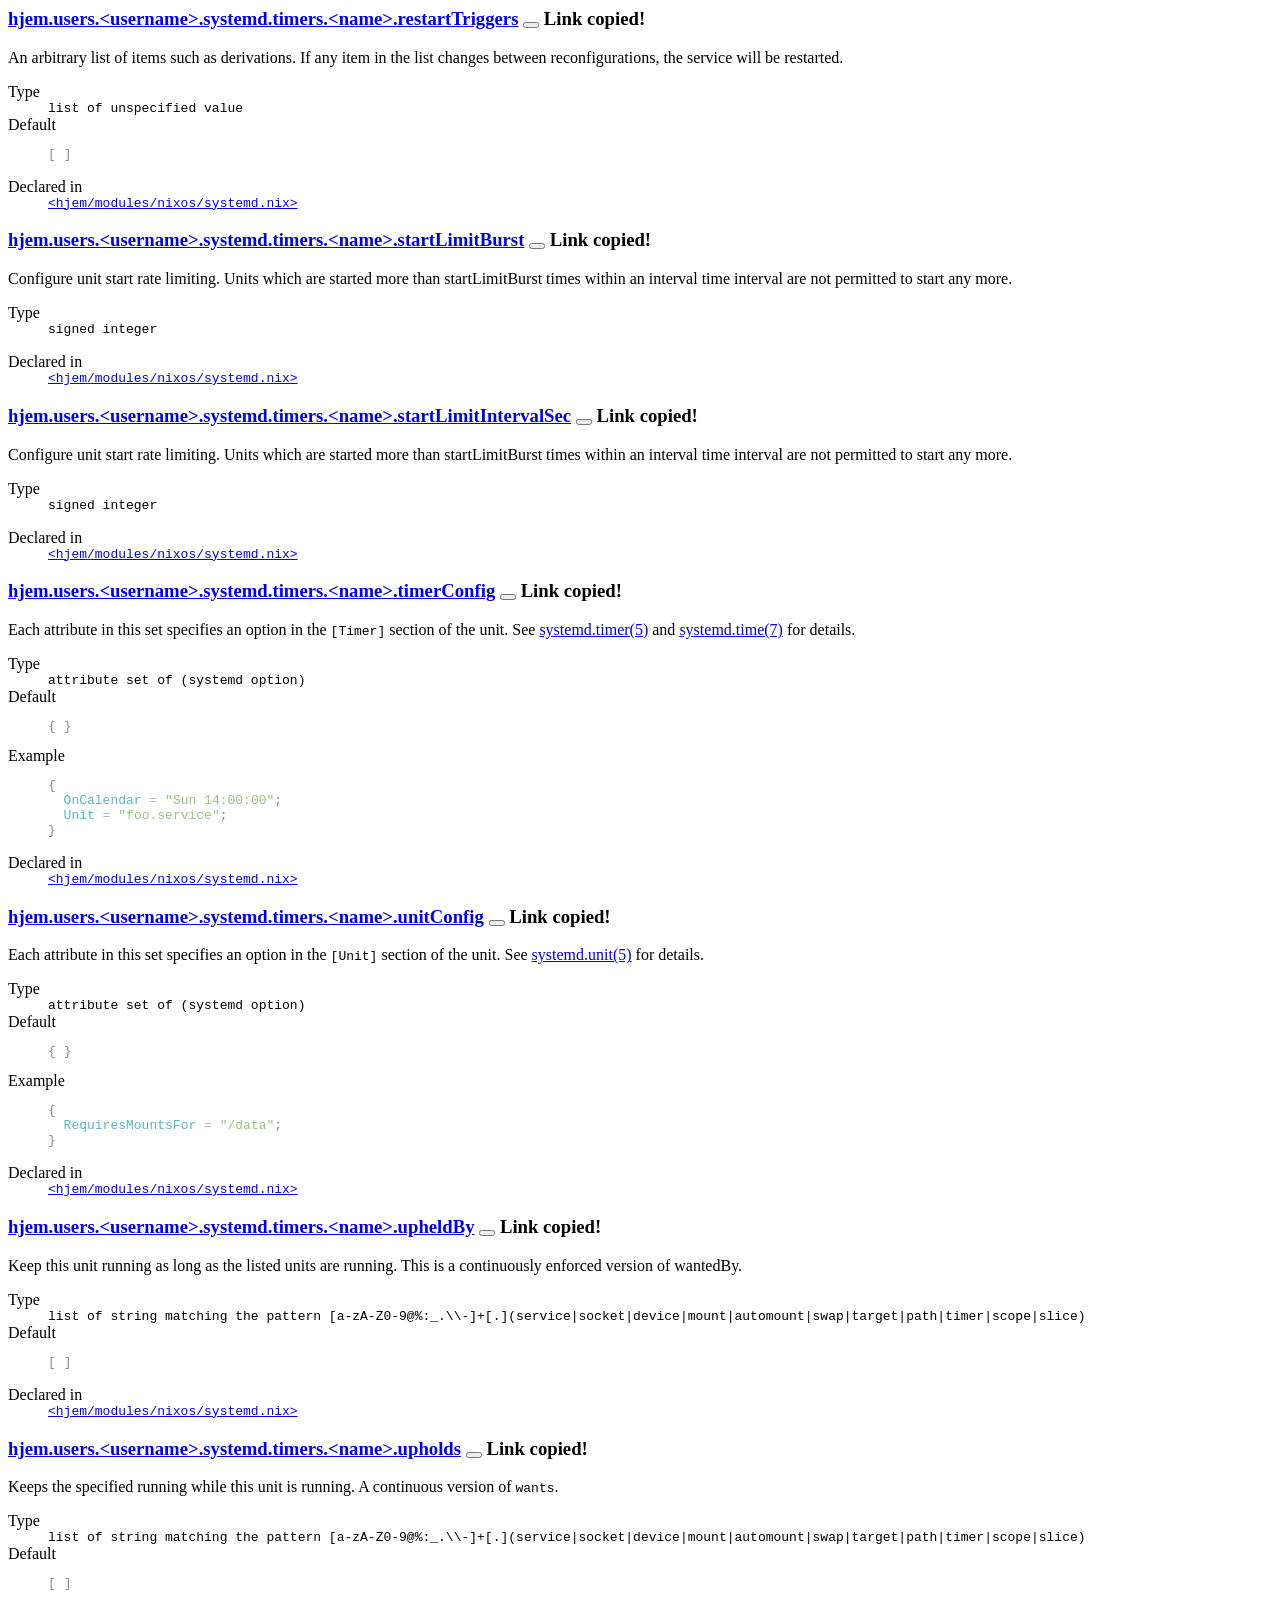
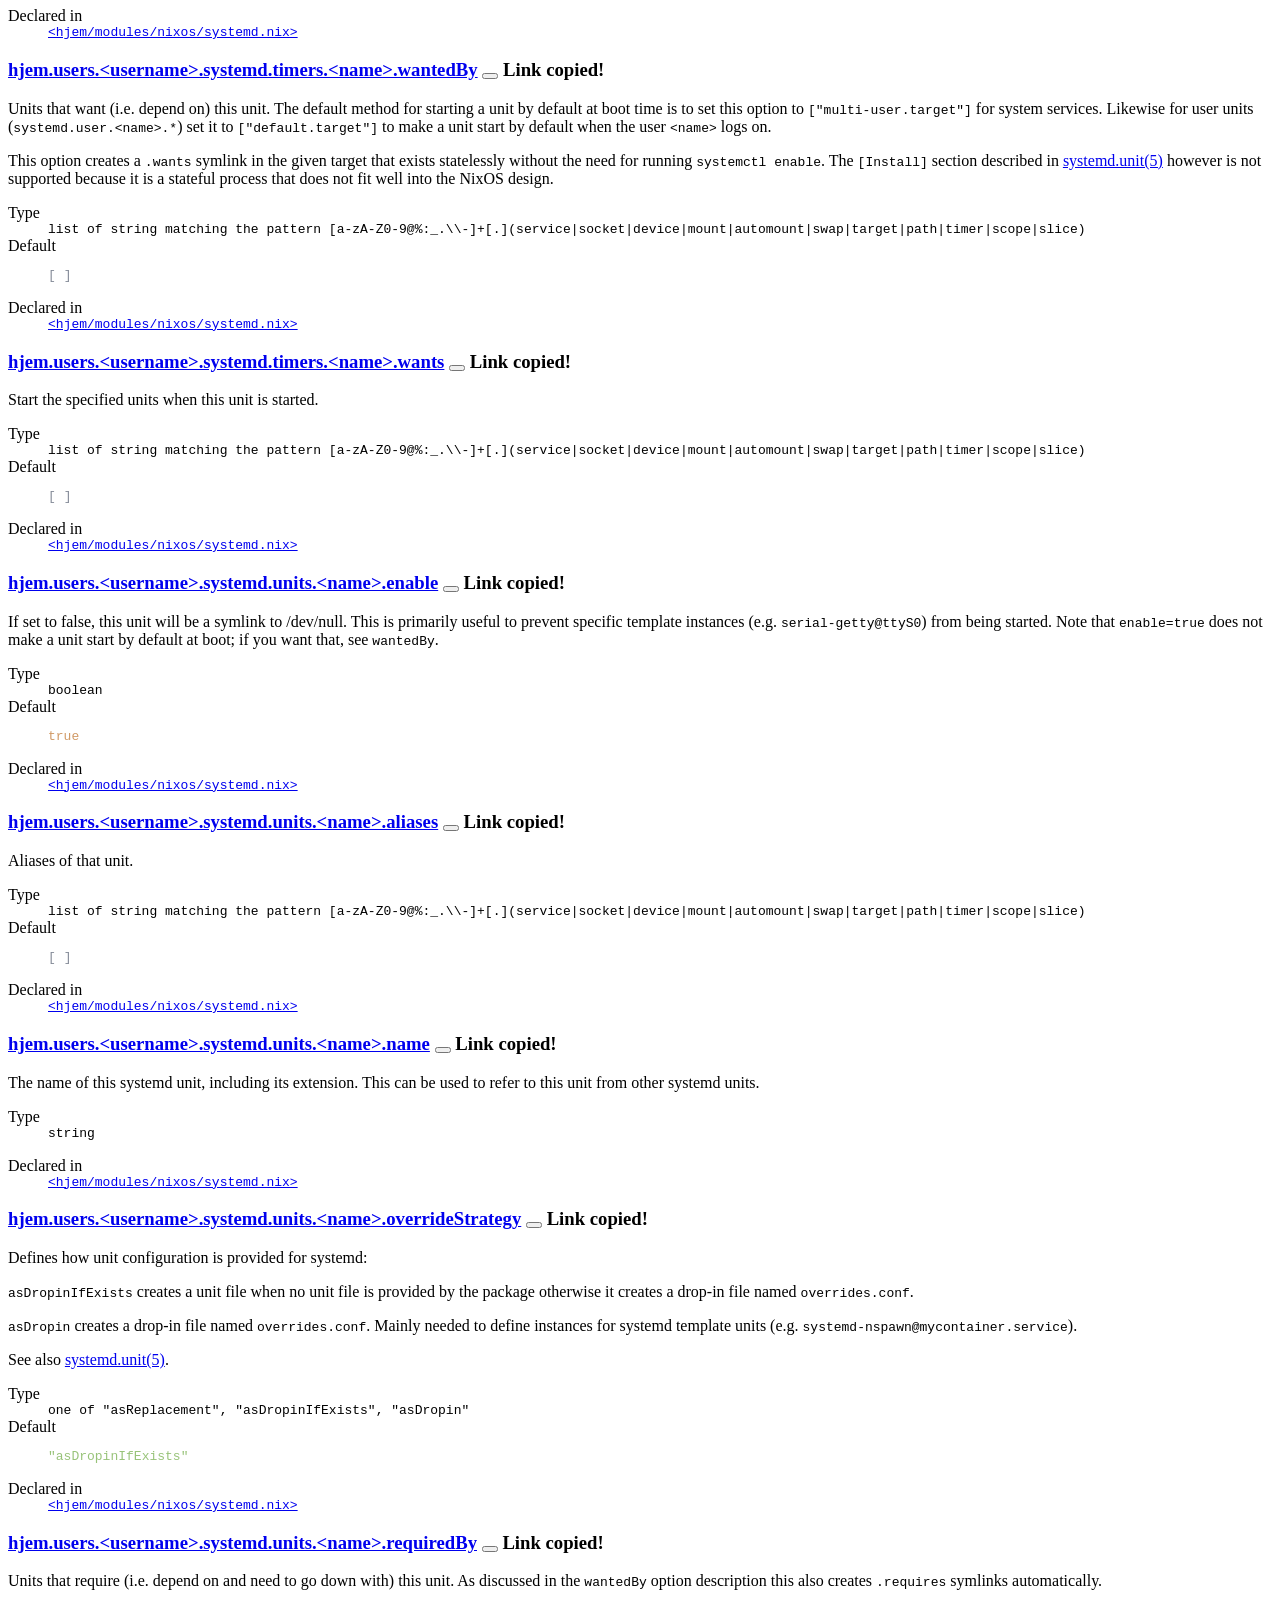
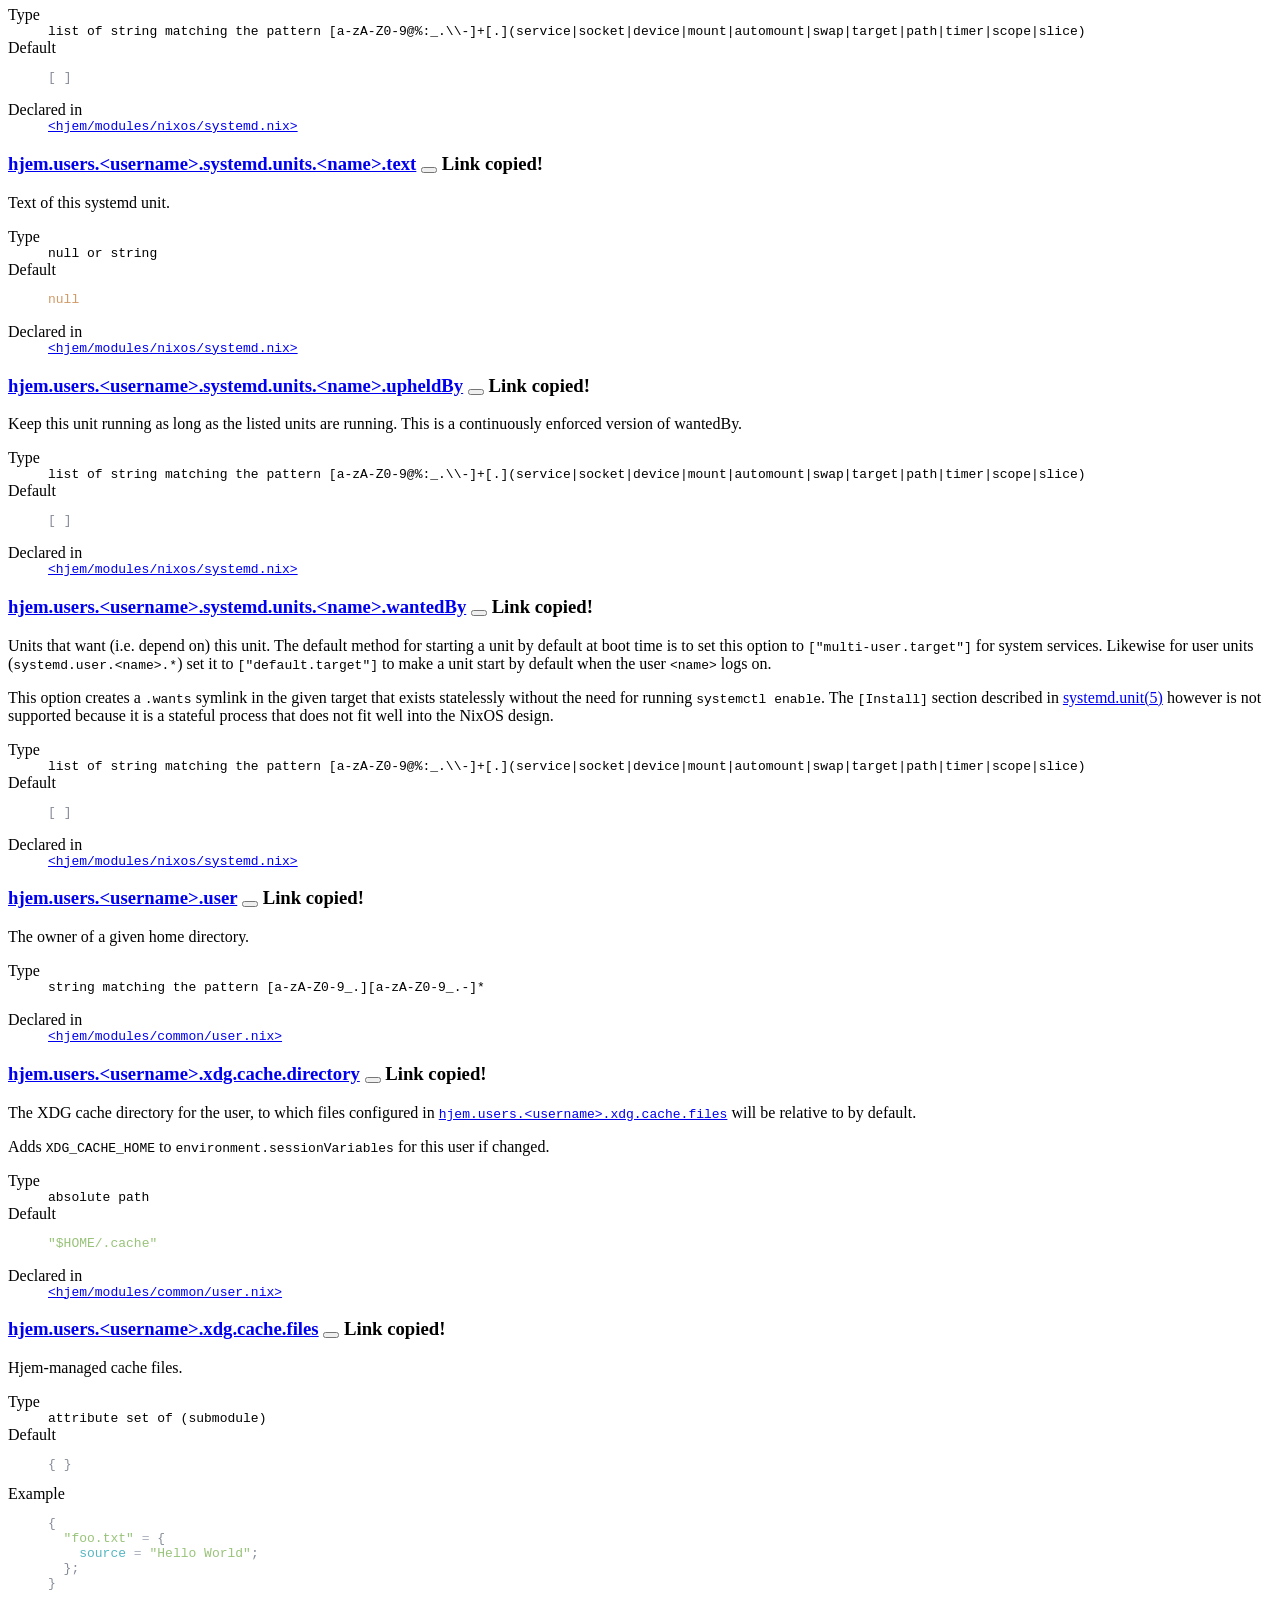
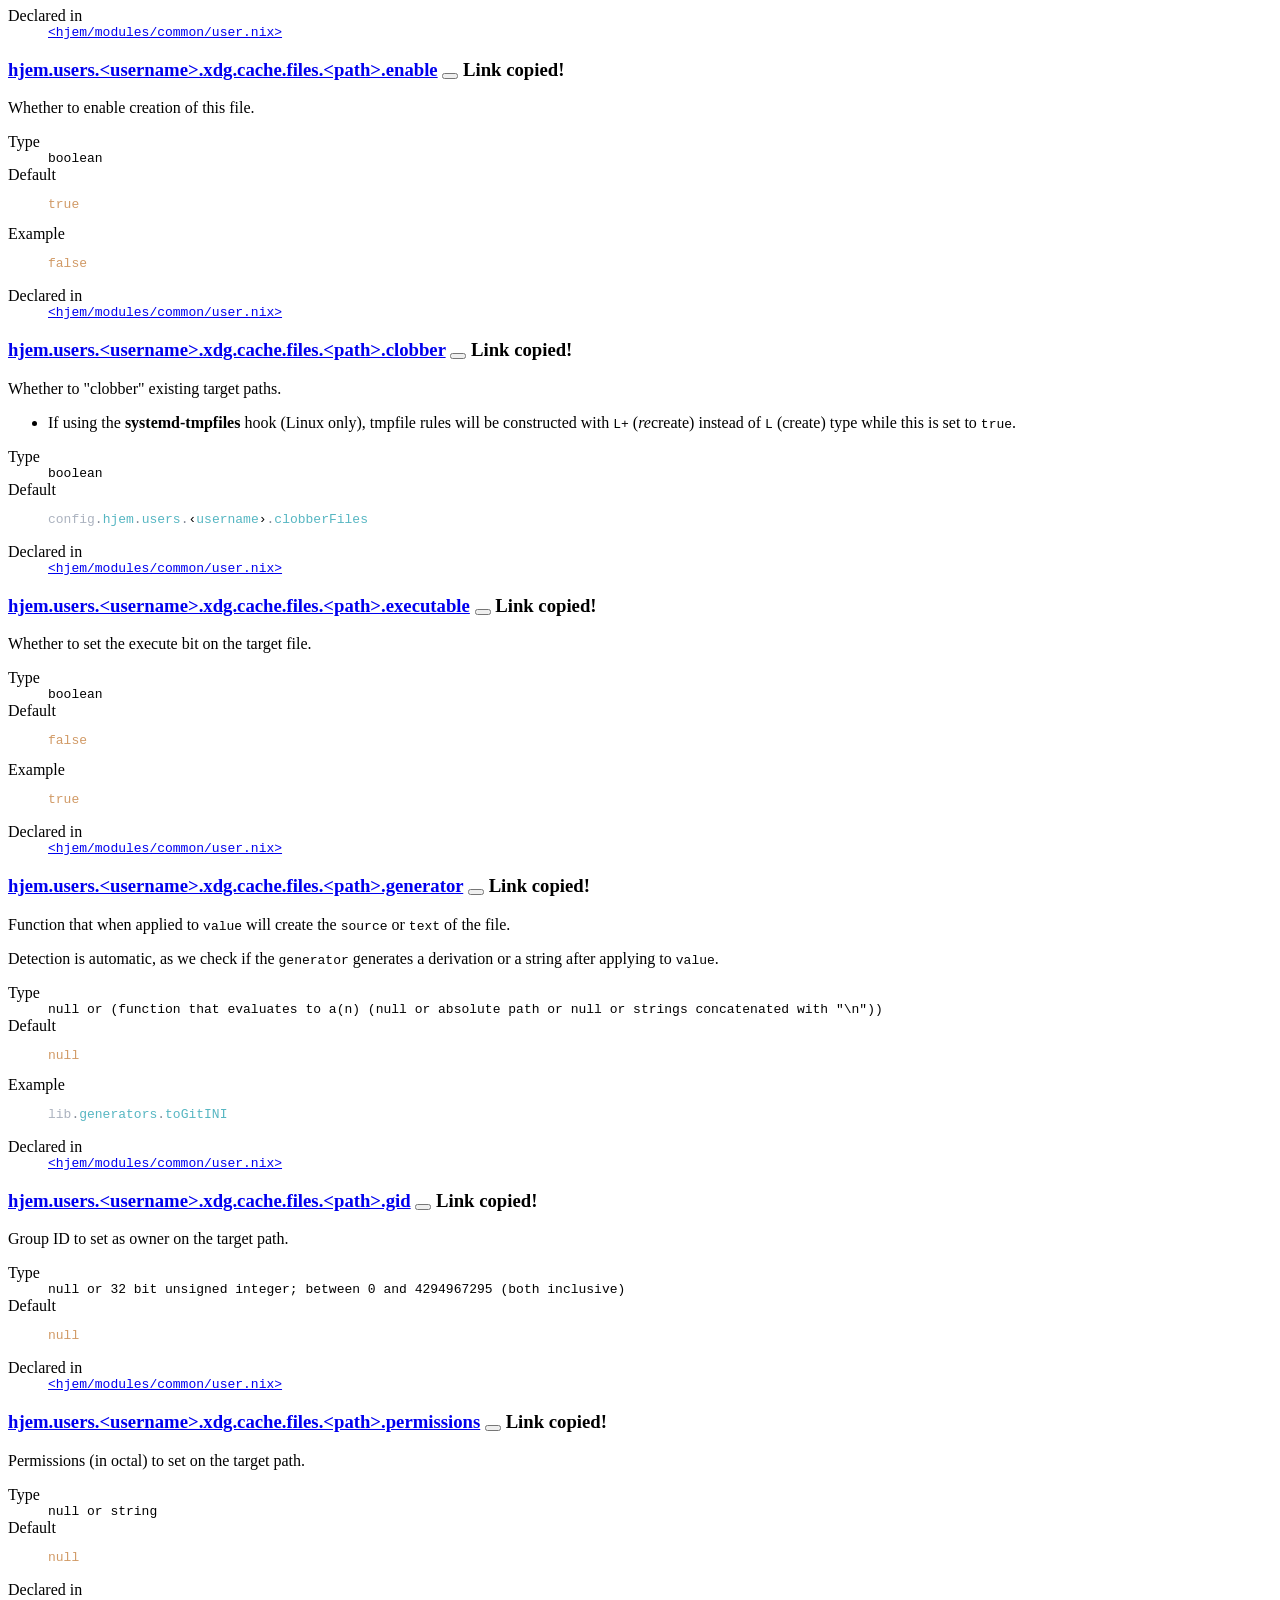
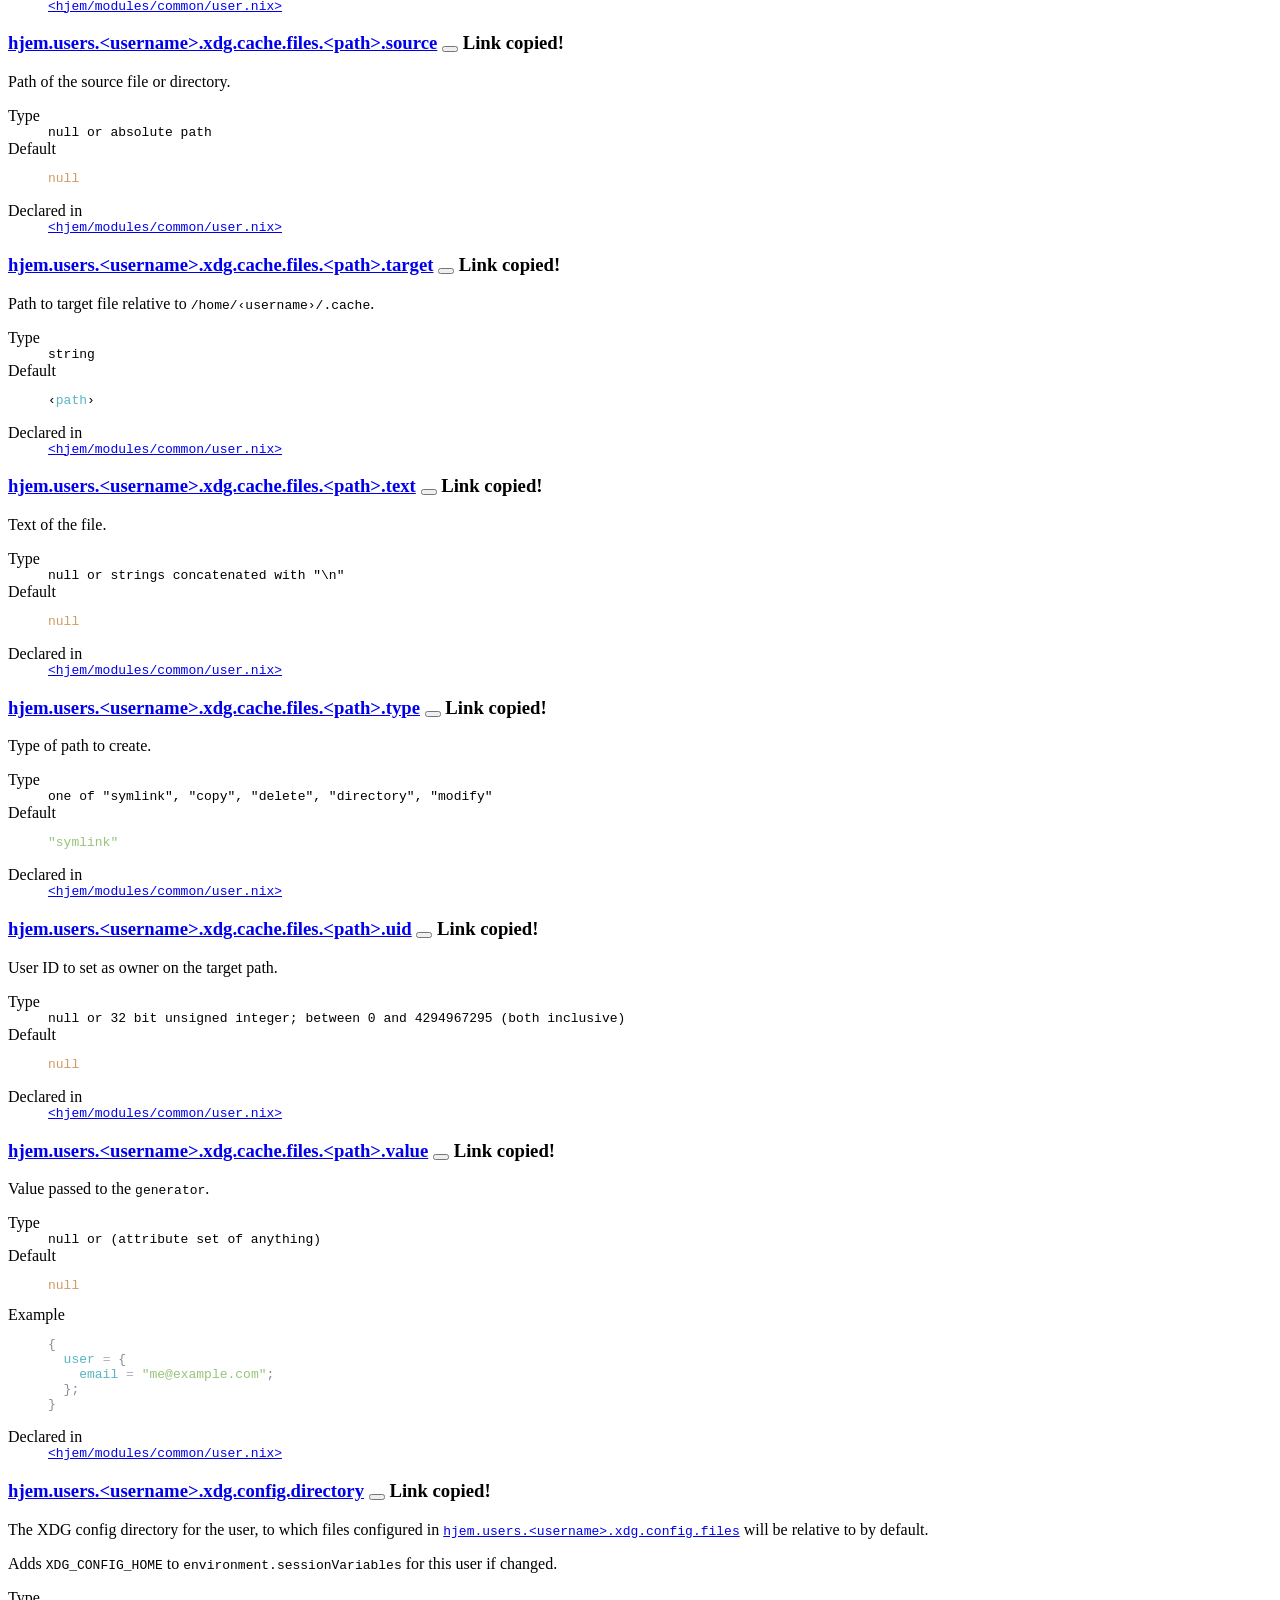
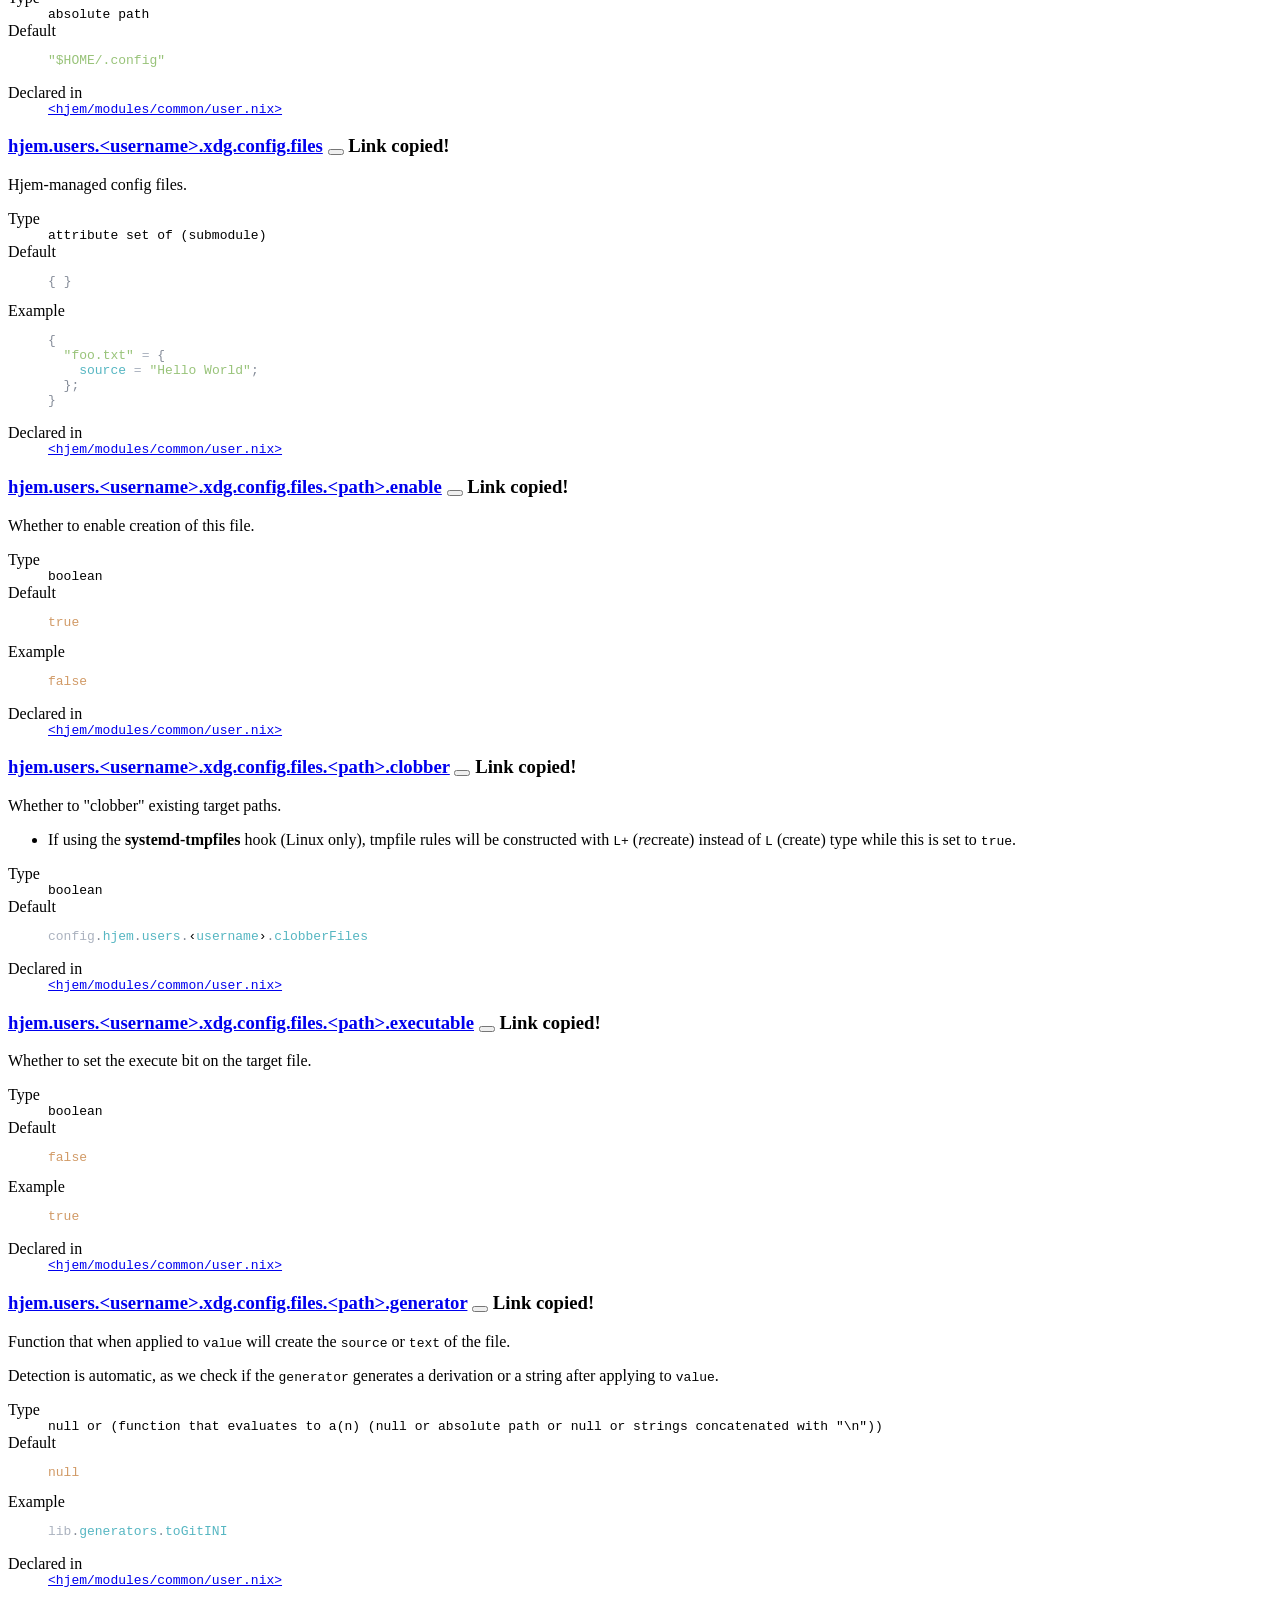
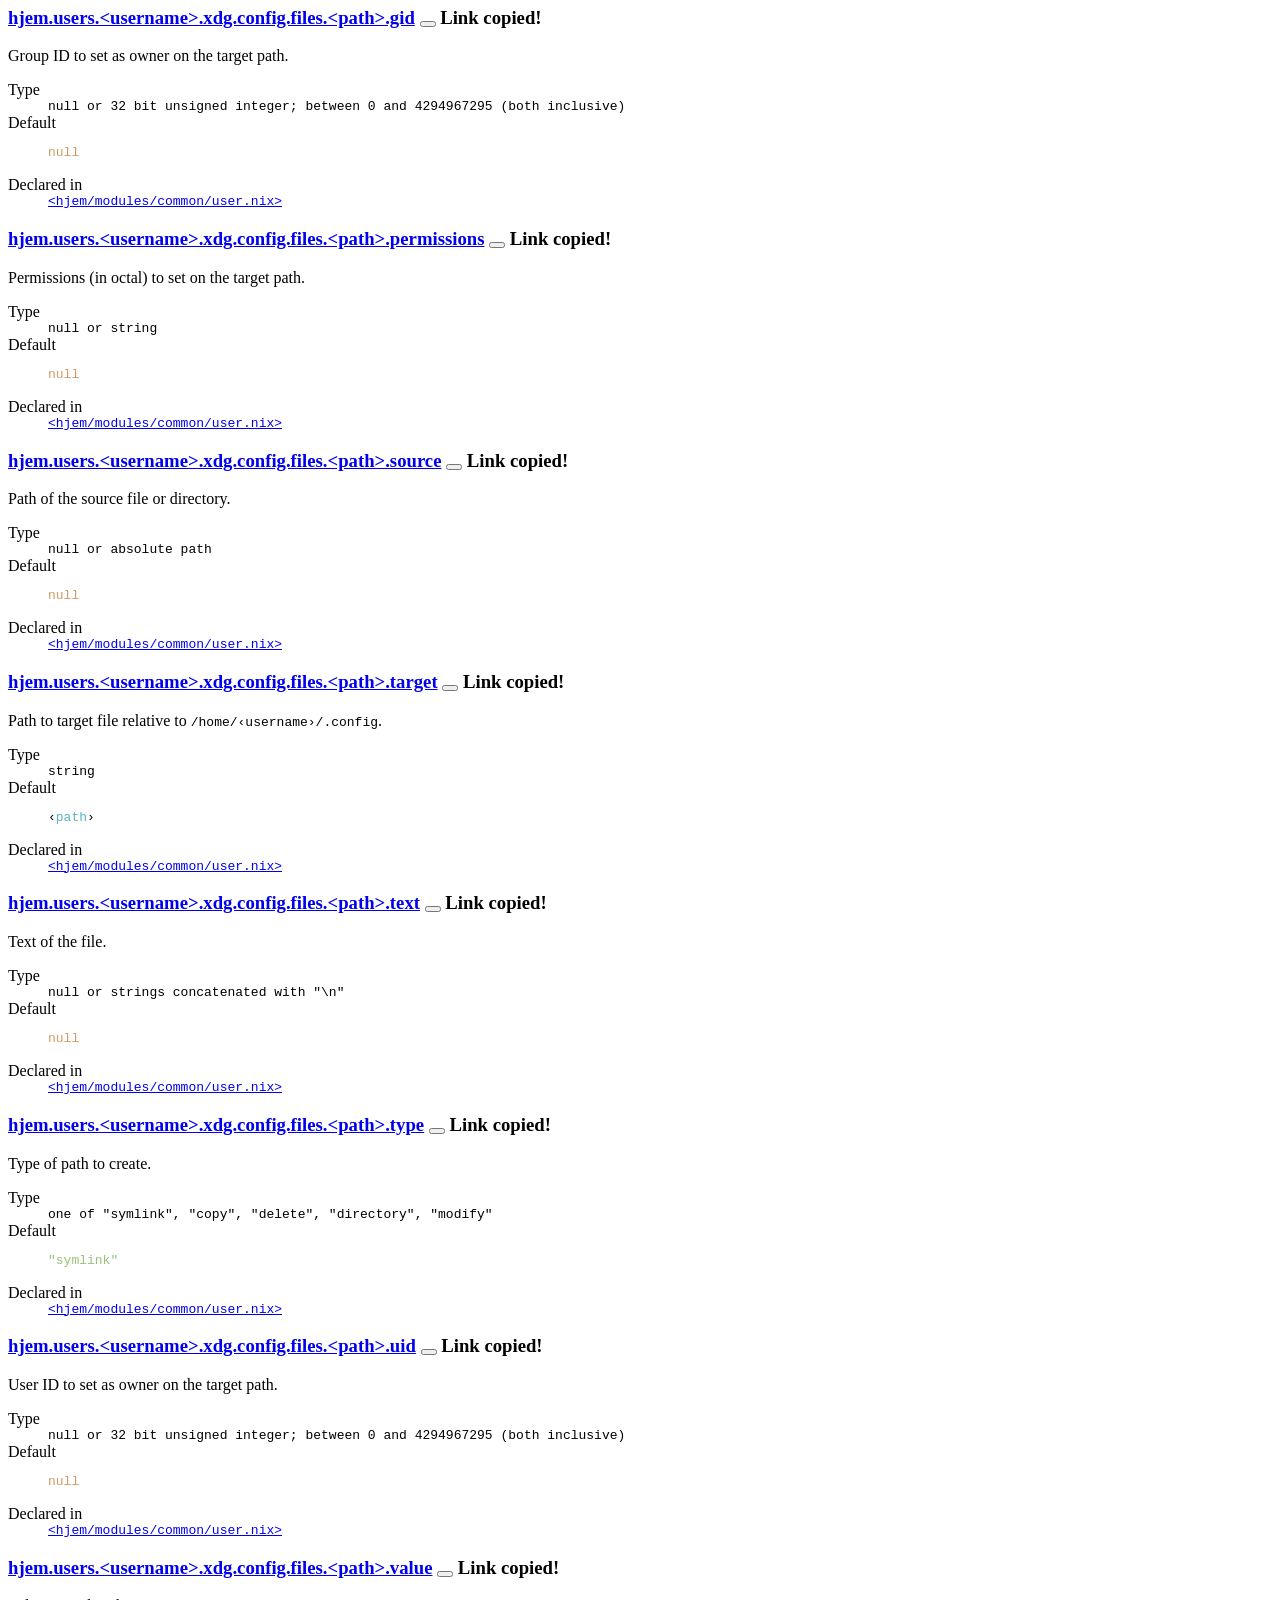
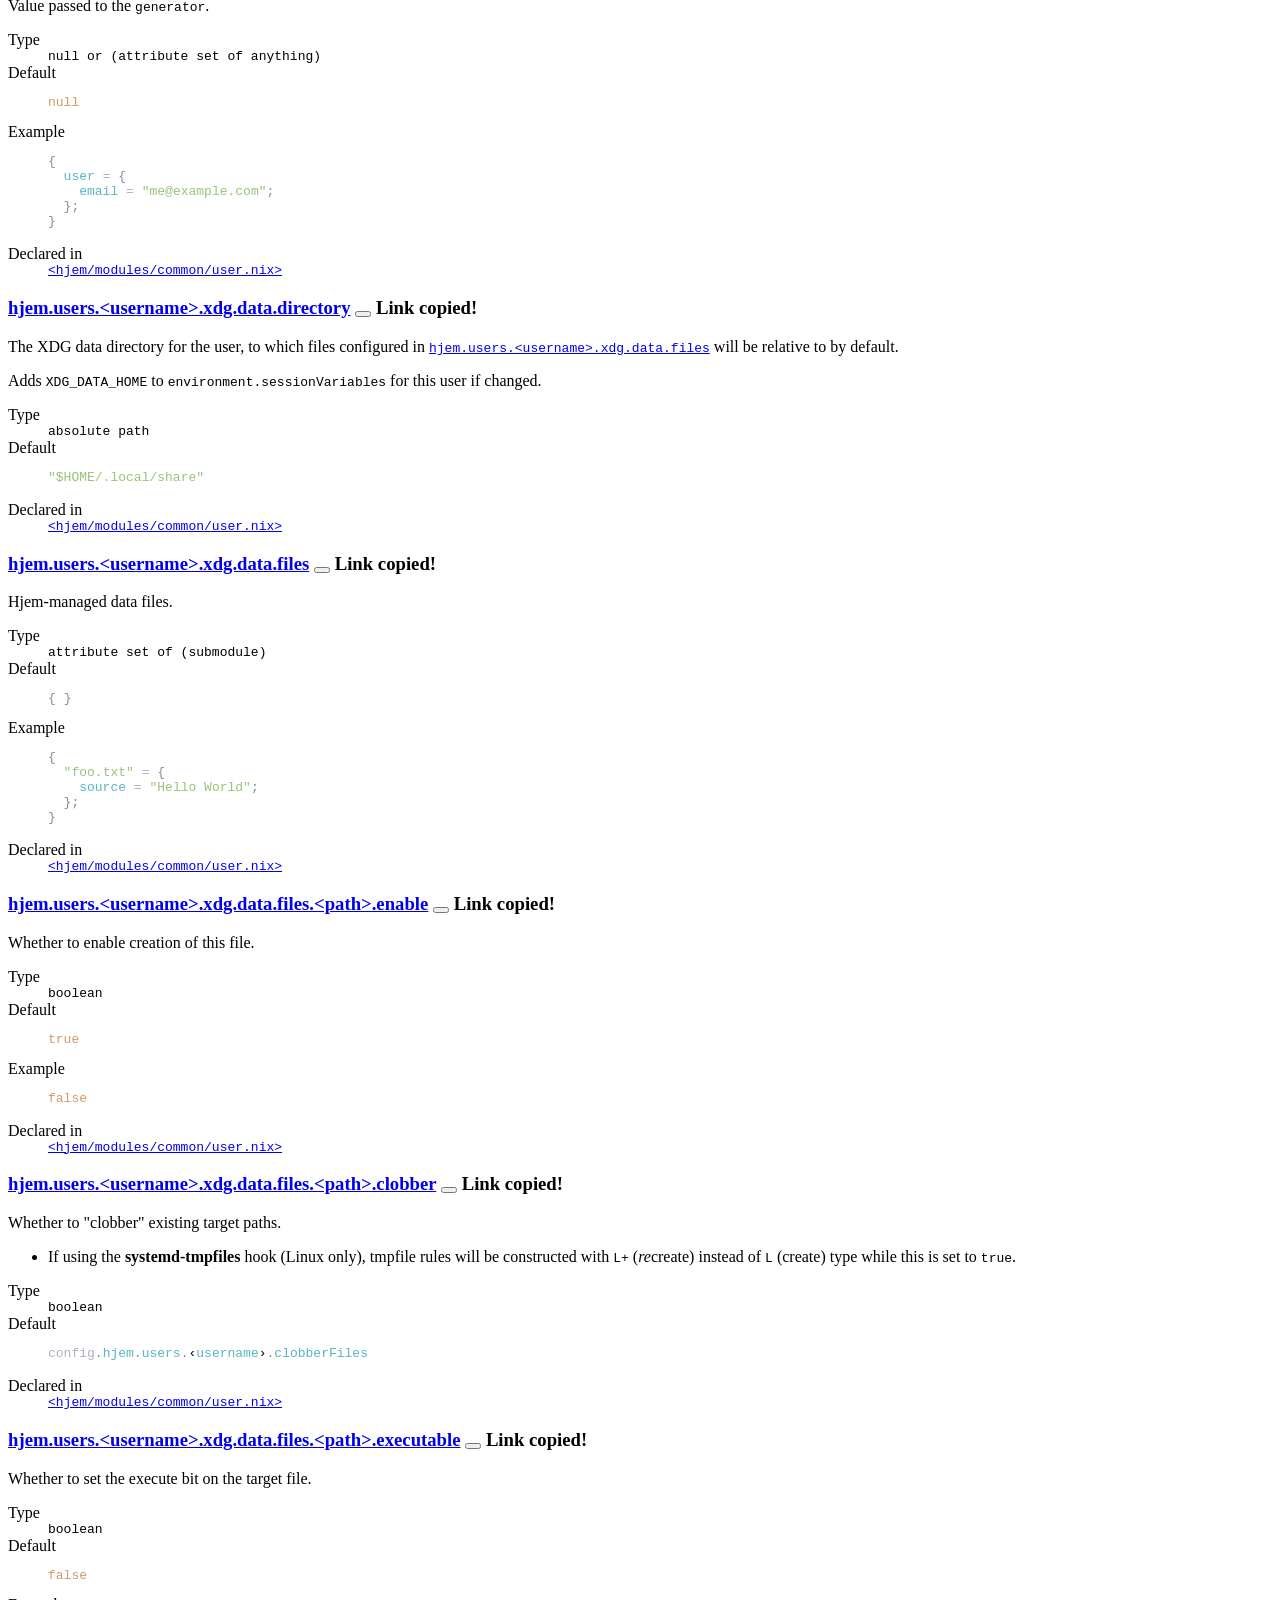
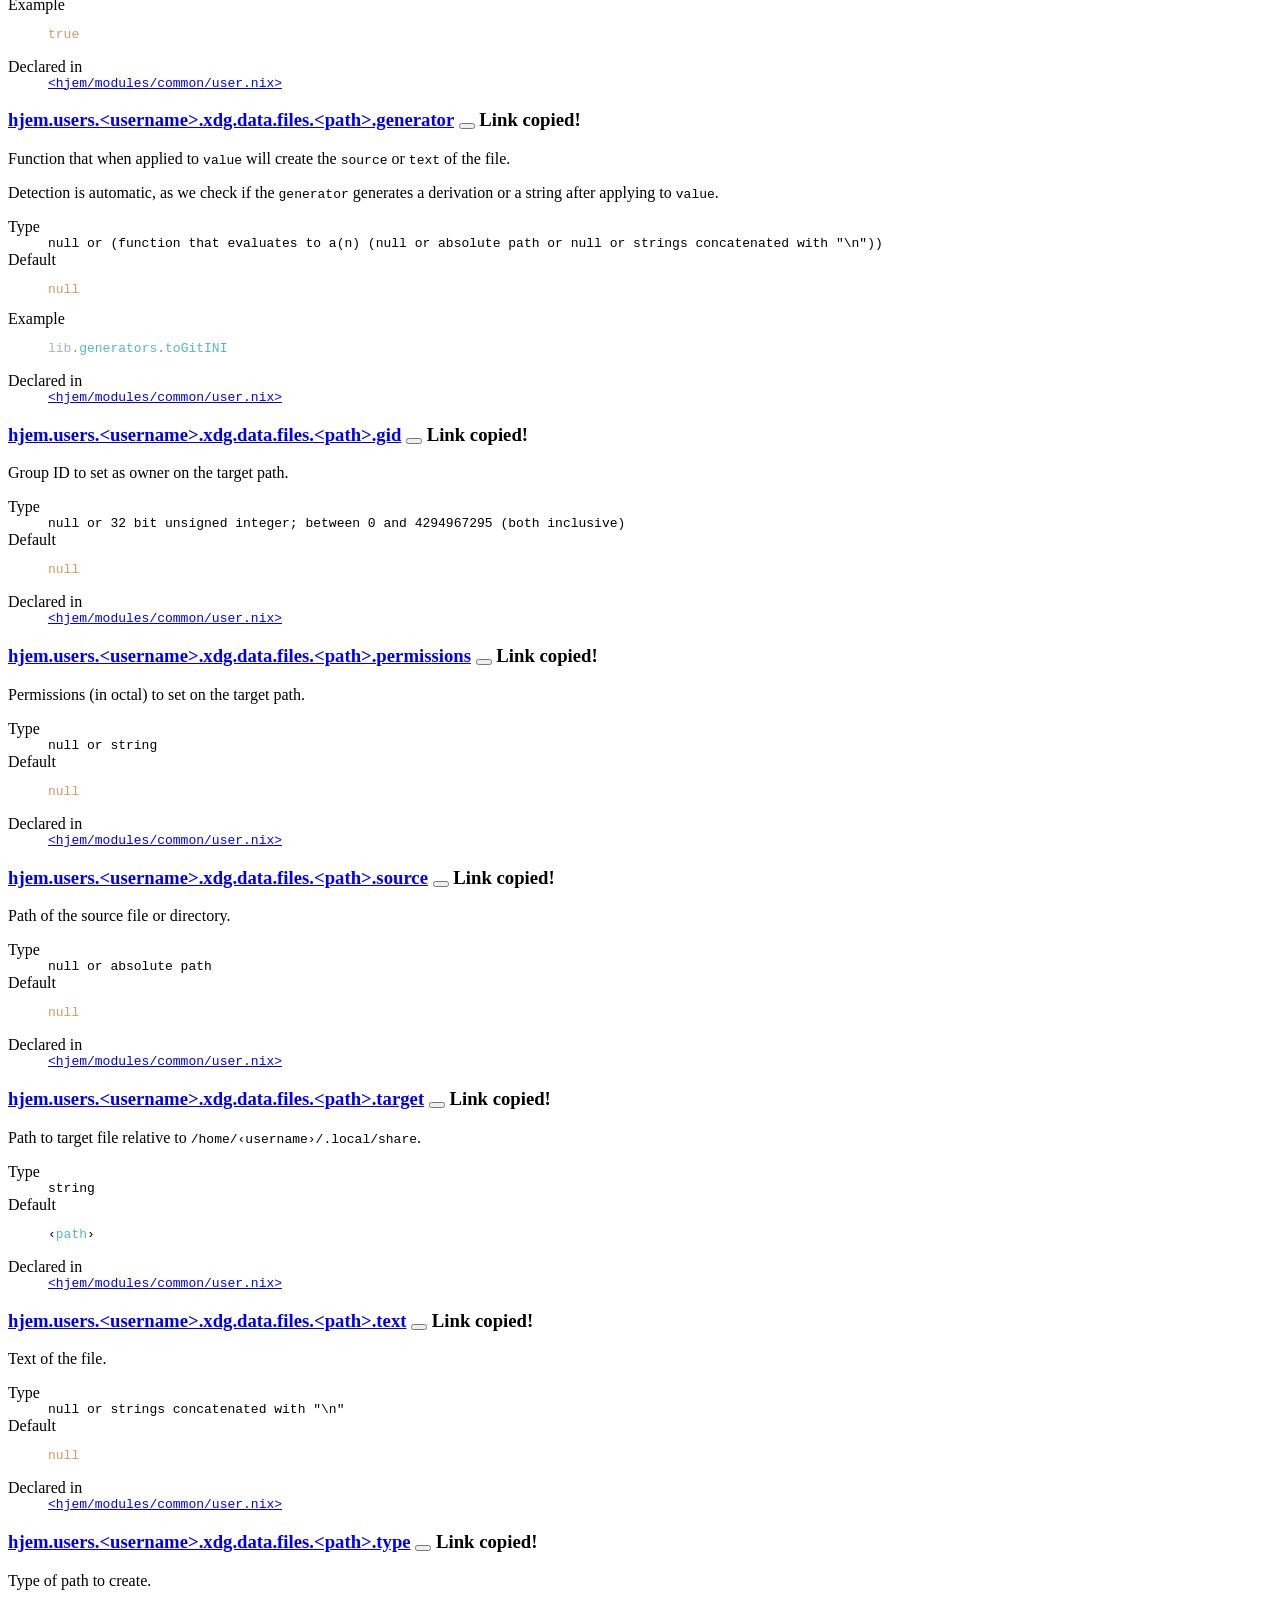
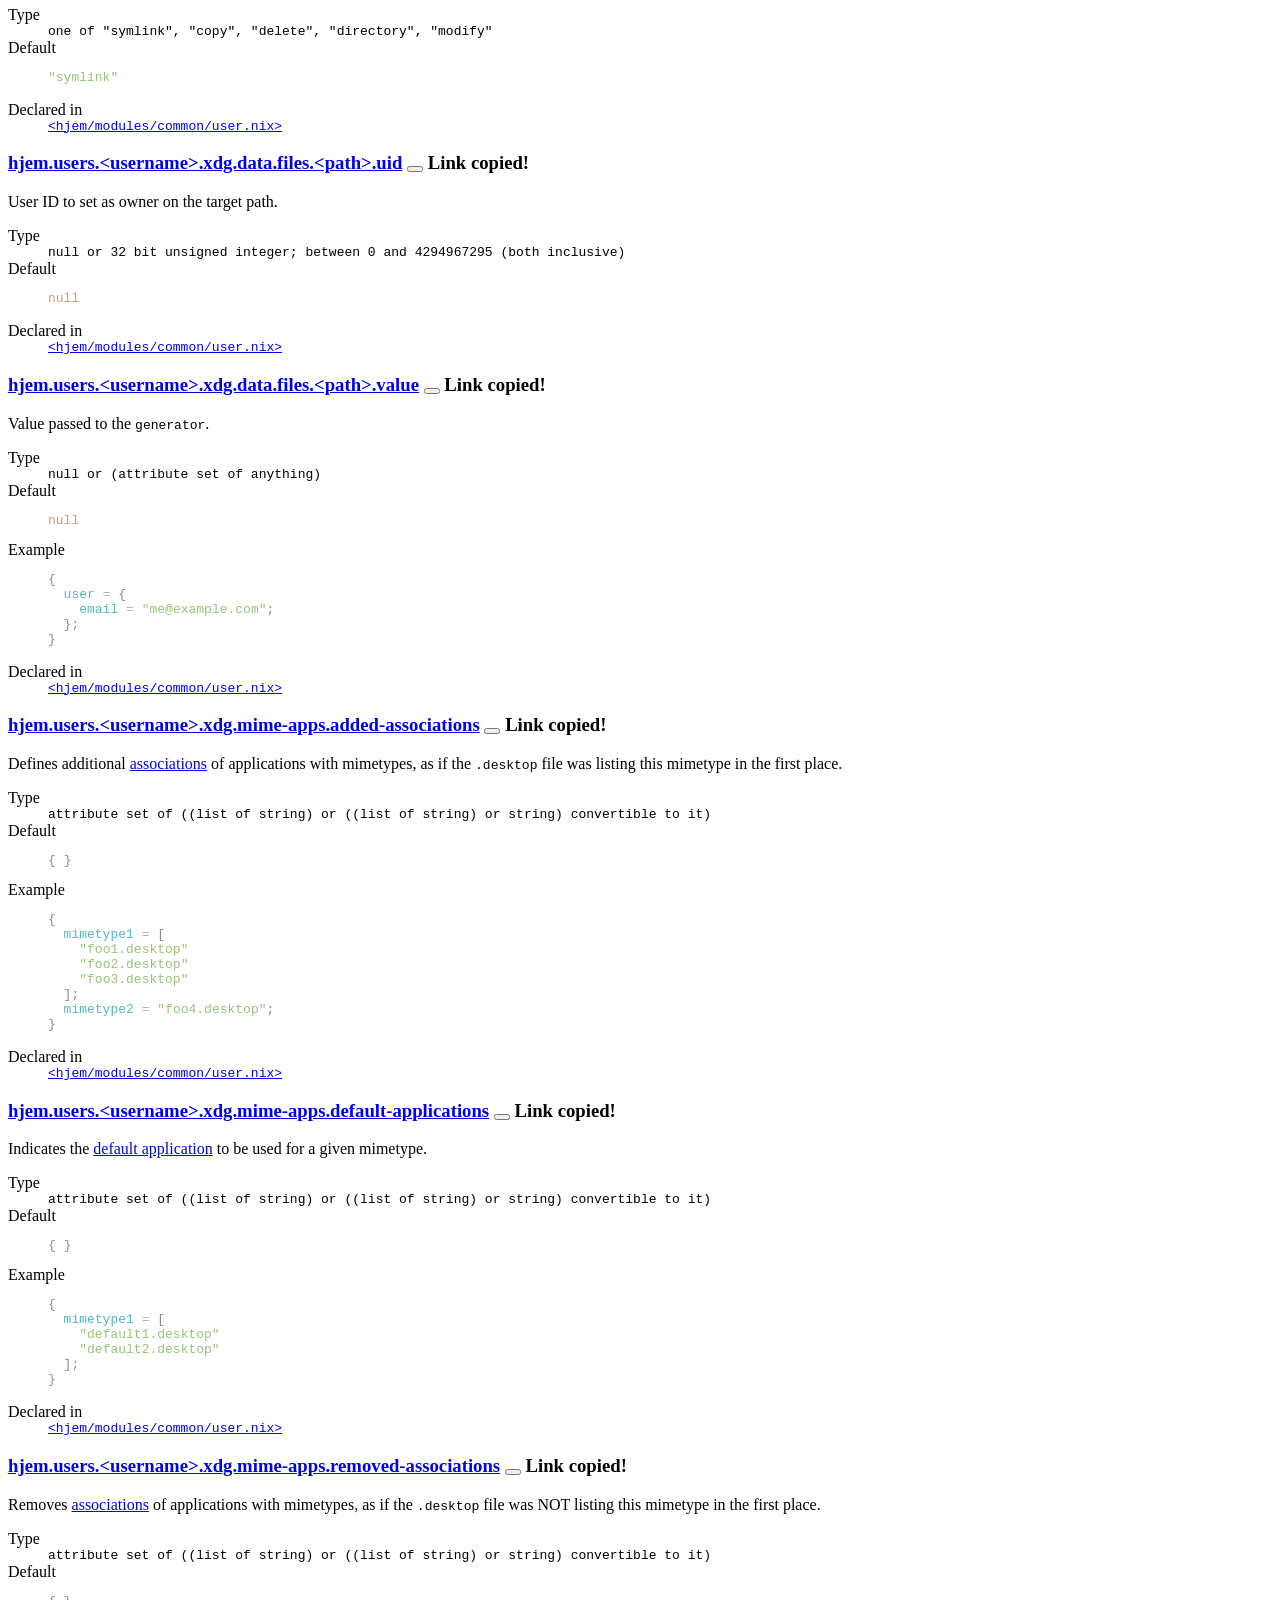
<file: assets/options-chunk-0002.html>
<div class="option" id="option-hjem.users._username_.systemd.timers._name_.restartTriggers">
  <h3 class="option-name">
    <a href="#option-hjem.users._username_.systemd.timers._name_.restartTriggers" class="option-anchor">hjem.users.&lt;username&gt;.systemd.timers.&lt;name&gt;.restartTriggers</a>
    <button type="button" class="copy-link" aria-label="Copy link to this option" title="Copy link to this option"></button>
    <span class="copy-feedback">Link copied!</span>
  </h3>
  <div class="option-description"><html><head></head><body><p>An arbitrary list of items such as derivations.  If any item
in the list changes between reconfigurations, the service will
be restarted.</p>
</body></html></div>
  <dl class="option-details">
    <dt>Type</dt><dd class="option-value"><code>list of unspecified value</code></dd>
    <dt>Default</dt><dd class="option-value"><html><head></head><body><html><head></head><body><pre class="highlight"><code class="language-nix"><span style="color:rgb(132,139,152);">[</span>&nbsp;<span style="color:rgb(132,139,152);">]</span></code></pre></body></html>
</body></html></dd>
  </dl>
  <dl class="option-details option-sources">
    <dt>Declared in</dt><dd class="option-value"><code><a href="https://github.com/feel-co/hjem/blob/main/modules/nixos/systemd.nix" target="_blank" rel="noopener noreferrer">&lt;hjem/modules/nixos/systemd.nix&gt;</a></code></dd>
  </dl>
</div>
<div class="option" id="option-hjem.users._username_.systemd.timers._name_.startLimitBurst">
  <h3 class="option-name">
    <a href="#option-hjem.users._username_.systemd.timers._name_.startLimitBurst" class="option-anchor">hjem.users.&lt;username&gt;.systemd.timers.&lt;name&gt;.startLimitBurst</a>
    <button type="button" class="copy-link" aria-label="Copy link to this option" title="Copy link to this option"></button>
    <span class="copy-feedback">Link copied!</span>
  </h3>
  <div class="option-description"><html><head></head><body><p>Configure unit start rate limiting. Units which are started
more than startLimitBurst times within an interval time
interval are not permitted to start any more.</p>
</body></html></div>
  <dl class="option-details">
    <dt>Type</dt><dd class="option-value"><code>signed integer</code></dd>
  </dl>
  <dl class="option-details option-sources">
    <dt>Declared in</dt><dd class="option-value"><code><a href="https://github.com/feel-co/hjem/blob/main/modules/nixos/systemd.nix" target="_blank" rel="noopener noreferrer">&lt;hjem/modules/nixos/systemd.nix&gt;</a></code></dd>
  </dl>
</div>
<div class="option" id="option-hjem.users._username_.systemd.timers._name_.startLimitIntervalSec">
  <h3 class="option-name">
    <a href="#option-hjem.users._username_.systemd.timers._name_.startLimitIntervalSec" class="option-anchor">hjem.users.&lt;username&gt;.systemd.timers.&lt;name&gt;.startLimitIntervalSec</a>
    <button type="button" class="copy-link" aria-label="Copy link to this option" title="Copy link to this option"></button>
    <span class="copy-feedback">Link copied!</span>
  </h3>
  <div class="option-description"><html><head></head><body><p>Configure unit start rate limiting. Units which are started
more than startLimitBurst times within an interval time
interval are not permitted to start any more.</p>
</body></html></div>
  <dl class="option-details">
    <dt>Type</dt><dd class="option-value"><code>signed integer</code></dd>
  </dl>
  <dl class="option-details option-sources">
    <dt>Declared in</dt><dd class="option-value"><code><a href="https://github.com/feel-co/hjem/blob/main/modules/nixos/systemd.nix" target="_blank" rel="noopener noreferrer">&lt;hjem/modules/nixos/systemd.nix&gt;</a></code></dd>
  </dl>
</div>
<div class="option" id="option-hjem.users._username_.systemd.timers._name_.timerConfig">
  <h3 class="option-name">
    <a href="#option-hjem.users._username_.systemd.timers._name_.timerConfig" class="option-anchor">hjem.users.&lt;username&gt;.systemd.timers.&lt;name&gt;.timerConfig</a>
    <button type="button" class="copy-link" aria-label="Copy link to this option" title="Copy link to this option"></button>
    <span class="copy-feedback">Link copied!</span>
  </h3>
  <div class="option-description"><html><head></head><body><p>Each attribute in this set specifies an option in the
<code>[Timer]</code> section of the unit.  See
<a href="https://www.freedesktop.org/software/systemd/man/systemd.timer.html" class="manpage-reference">systemd.timer(5)</a> and
<a href="https://www.freedesktop.org/software/systemd/man/systemd.time.html" class="manpage-reference">systemd.time(7)</a> for details.</p>
</body></html></div>
  <dl class="option-details">
    <dt>Type</dt><dd class="option-value"><code>attribute set of (systemd option)</code></dd>
    <dt>Default</dt><dd class="option-value"><html><head></head><body><html><head></head><body><pre class="highlight"><code class="language-nix"><span style="color:rgb(132,139,152);">{</span>&nbsp;<span style="color:rgb(132,139,152);">}</span></code></pre></body></html>
</body></html></dd>
    <dt>Example</dt><dd class="option-value"><html><head></head><body><html><head></head><body><pre class="highlight"><code class="language-nix"><span style="color:rgb(132,139,152);">{</span><br>&nbsp;&nbsp;<span style="color:rgb(86,182,194);">OnCalendar</span>&nbsp;<span style="color:rgb(171,178,191);">=</span>&nbsp;<span style="color:rgb(152,195,121);">"</span><span style="color:rgb(152,195,121);">Sun&nbsp;14:00:00</span><span style="color:rgb(152,195,121);">"</span><span style="color:rgb(132,139,152);">;</span><br>&nbsp;&nbsp;<span style="color:rgb(86,182,194);">Unit</span>&nbsp;<span style="color:rgb(171,178,191);">=</span>&nbsp;<span style="color:rgb(152,195,121);">"</span><span style="color:rgb(152,195,121);">foo.service</span><span style="color:rgb(152,195,121);">"</span><span style="color:rgb(132,139,152);">;</span><br><span style="color:rgb(132,139,152);">}</span></code></pre></body></html>
</body></html></dd>
  </dl>
  <dl class="option-details option-sources">
    <dt>Declared in</dt><dd class="option-value"><code><a href="https://github.com/feel-co/hjem/blob/main/modules/nixos/systemd.nix" target="_blank" rel="noopener noreferrer">&lt;hjem/modules/nixos/systemd.nix&gt;</a></code></dd>
  </dl>
</div>
<div class="option" id="option-hjem.users._username_.systemd.timers._name_.unitConfig">
  <h3 class="option-name">
    <a href="#option-hjem.users._username_.systemd.timers._name_.unitConfig" class="option-anchor">hjem.users.&lt;username&gt;.systemd.timers.&lt;name&gt;.unitConfig</a>
    <button type="button" class="copy-link" aria-label="Copy link to this option" title="Copy link to this option"></button>
    <span class="copy-feedback">Link copied!</span>
  </h3>
  <div class="option-description"><html><head></head><body><p>Each attribute in this set specifies an option in the
<code>[Unit]</code> section of the unit.  See
<a href="https://www.freedesktop.org/software/systemd/man/systemd.unit.html" class="manpage-reference">systemd.unit(5)</a> for details.</p>
</body></html></div>
  <dl class="option-details">
    <dt>Type</dt><dd class="option-value"><code>attribute set of (systemd option)</code></dd>
    <dt>Default</dt><dd class="option-value"><html><head></head><body><html><head></head><body><pre class="highlight"><code class="language-nix"><span style="color:rgb(132,139,152);">{</span>&nbsp;<span style="color:rgb(132,139,152);">}</span></code></pre></body></html>
</body></html></dd>
    <dt>Example</dt><dd class="option-value"><html><head></head><body><html><head></head><body><pre class="highlight"><code class="language-nix"><span style="color:rgb(132,139,152);">{</span><br>&nbsp;&nbsp;<span style="color:rgb(86,182,194);">RequiresMountsFor</span>&nbsp;<span style="color:rgb(171,178,191);">=</span>&nbsp;<span style="color:rgb(152,195,121);">"</span><span style="color:rgb(152,195,121);">/data</span><span style="color:rgb(152,195,121);">"</span><span style="color:rgb(132,139,152);">;</span><br><span style="color:rgb(132,139,152);">}</span></code></pre></body></html>
</body></html></dd>
  </dl>
  <dl class="option-details option-sources">
    <dt>Declared in</dt><dd class="option-value"><code><a href="https://github.com/feel-co/hjem/blob/main/modules/nixos/systemd.nix" target="_blank" rel="noopener noreferrer">&lt;hjem/modules/nixos/systemd.nix&gt;</a></code></dd>
  </dl>
</div>
<div class="option" id="option-hjem.users._username_.systemd.timers._name_.upheldBy">
  <h3 class="option-name">
    <a href="#option-hjem.users._username_.systemd.timers._name_.upheldBy" class="option-anchor">hjem.users.&lt;username&gt;.systemd.timers.&lt;name&gt;.upheldBy</a>
    <button type="button" class="copy-link" aria-label="Copy link to this option" title="Copy link to this option"></button>
    <span class="copy-feedback">Link copied!</span>
  </h3>
  <div class="option-description"><html><head></head><body><p>Keep this unit running as long as the listed units are running. This is a continuously
enforced version of wantedBy.</p>
</body></html></div>
  <dl class="option-details">
    <dt>Type</dt><dd class="option-value"><code>list of string matching the pattern [a-zA-Z0-9@%:_.\\-]+[.](service|socket|device|mount|automount|swap|target|path|timer|scope|slice)</code></dd>
    <dt>Default</dt><dd class="option-value"><html><head></head><body><html><head></head><body><pre class="highlight"><code class="language-nix"><span style="color:rgb(132,139,152);">[</span>&nbsp;<span style="color:rgb(132,139,152);">]</span></code></pre></body></html>
</body></html></dd>
  </dl>
  <dl class="option-details option-sources">
    <dt>Declared in</dt><dd class="option-value"><code><a href="https://github.com/feel-co/hjem/blob/main/modules/nixos/systemd.nix" target="_blank" rel="noopener noreferrer">&lt;hjem/modules/nixos/systemd.nix&gt;</a></code></dd>
  </dl>
</div>
<div class="option" id="option-hjem.users._username_.systemd.timers._name_.upholds">
  <h3 class="option-name">
    <a href="#option-hjem.users._username_.systemd.timers._name_.upholds" class="option-anchor">hjem.users.&lt;username&gt;.systemd.timers.&lt;name&gt;.upholds</a>
    <button type="button" class="copy-link" aria-label="Copy link to this option" title="Copy link to this option"></button>
    <span class="copy-feedback">Link copied!</span>
  </h3>
  <div class="option-description"><html><head></head><body><p>Keeps the specified running while this unit is running. A continuous version of <code>wants</code>.</p>
</body></html></div>
  <dl class="option-details">
    <dt>Type</dt><dd class="option-value"><code>list of string matching the pattern [a-zA-Z0-9@%:_.\\-]+[.](service|socket|device|mount|automount|swap|target|path|timer|scope|slice)</code></dd>
    <dt>Default</dt><dd class="option-value"><html><head></head><body><html><head></head><body><pre class="highlight"><code class="language-nix"><span style="color:rgb(132,139,152);">[</span>&nbsp;<span style="color:rgb(132,139,152);">]</span></code></pre></body></html>
</body></html></dd>
  </dl>
  <dl class="option-details option-sources">
    <dt>Declared in</dt><dd class="option-value"><code><a href="https://github.com/feel-co/hjem/blob/main/modules/nixos/systemd.nix" target="_blank" rel="noopener noreferrer">&lt;hjem/modules/nixos/systemd.nix&gt;</a></code></dd>
  </dl>
</div>
<div class="option" id="option-hjem.users._username_.systemd.timers._name_.wantedBy">
  <h3 class="option-name">
    <a href="#option-hjem.users._username_.systemd.timers._name_.wantedBy" class="option-anchor">hjem.users.&lt;username&gt;.systemd.timers.&lt;name&gt;.wantedBy</a>
    <button type="button" class="copy-link" aria-label="Copy link to this option" title="Copy link to this option"></button>
    <span class="copy-feedback">Link copied!</span>
  </h3>
  <div class="option-description"><html><head></head><body><p>Units that want (i.e. depend on) this unit. The default method for
starting a unit by default at boot time is to set this option to
<code>["multi-user.target"]</code> for system services. Likewise for user units
(<code>systemd.user.&lt;name&gt;.*</code>) set it to <code>["default.target"]</code> to make a unit
start by default when the user <code>&lt;name&gt;</code> logs on.</p>
<p>This option creates a <code>.wants</code> symlink in the given target that exists
statelessly without the need for running <code>systemctl enable</code>.
The <code>[Install]</code> section described in <a href="https://www.freedesktop.org/software/systemd/man/systemd.unit.html" class="manpage-reference">systemd.unit(5)</a> however is
not supported because it is a stateful process that does not fit well
into the NixOS design.</p>
</body></html></div>
  <dl class="option-details">
    <dt>Type</dt><dd class="option-value"><code>list of string matching the pattern [a-zA-Z0-9@%:_.\\-]+[.](service|socket|device|mount|automount|swap|target|path|timer|scope|slice)</code></dd>
    <dt>Default</dt><dd class="option-value"><html><head></head><body><html><head></head><body><pre class="highlight"><code class="language-nix"><span style="color:rgb(132,139,152);">[</span>&nbsp;<span style="color:rgb(132,139,152);">]</span></code></pre></body></html>
</body></html></dd>
  </dl>
  <dl class="option-details option-sources">
    <dt>Declared in</dt><dd class="option-value"><code><a href="https://github.com/feel-co/hjem/blob/main/modules/nixos/systemd.nix" target="_blank" rel="noopener noreferrer">&lt;hjem/modules/nixos/systemd.nix&gt;</a></code></dd>
  </dl>
</div>
<div class="option" id="option-hjem.users._username_.systemd.timers._name_.wants">
  <h3 class="option-name">
    <a href="#option-hjem.users._username_.systemd.timers._name_.wants" class="option-anchor">hjem.users.&lt;username&gt;.systemd.timers.&lt;name&gt;.wants</a>
    <button type="button" class="copy-link" aria-label="Copy link to this option" title="Copy link to this option"></button>
    <span class="copy-feedback">Link copied!</span>
  </h3>
  <div class="option-description"><html><head></head><body><p>Start the specified units when this unit is started.</p>
</body></html></div>
  <dl class="option-details">
    <dt>Type</dt><dd class="option-value"><code>list of string matching the pattern [a-zA-Z0-9@%:_.\\-]+[.](service|socket|device|mount|automount|swap|target|path|timer|scope|slice)</code></dd>
    <dt>Default</dt><dd class="option-value"><html><head></head><body><html><head></head><body><pre class="highlight"><code class="language-nix"><span style="color:rgb(132,139,152);">[</span>&nbsp;<span style="color:rgb(132,139,152);">]</span></code></pre></body></html>
</body></html></dd>
  </dl>
  <dl class="option-details option-sources">
    <dt>Declared in</dt><dd class="option-value"><code><a href="https://github.com/feel-co/hjem/blob/main/modules/nixos/systemd.nix" target="_blank" rel="noopener noreferrer">&lt;hjem/modules/nixos/systemd.nix&gt;</a></code></dd>
  </dl>
</div>
<div class="option" id="option-hjem.users._username_.systemd.units._name_.enable">
  <h3 class="option-name">
    <a href="#option-hjem.users._username_.systemd.units._name_.enable" class="option-anchor">hjem.users.&lt;username&gt;.systemd.units.&lt;name&gt;.enable</a>
    <button type="button" class="copy-link" aria-label="Copy link to this option" title="Copy link to this option"></button>
    <span class="copy-feedback">Link copied!</span>
  </h3>
  <div class="option-description"><html><head></head><body><p>If set to false, this unit will be a symlink to
/dev/null. This is primarily useful to prevent specific
template instances
(e.g. <code>serial-getty@ttyS0</code>) from being
started. Note that <code>enable=true</code> does not
make a unit start by default at boot; if you want that, see
<code>wantedBy</code>.</p>
</body></html></div>
  <dl class="option-details">
    <dt>Type</dt><dd class="option-value"><code>boolean</code></dd>
    <dt>Default</dt><dd class="option-value"><html><head></head><body><html><head></head><body><pre class="highlight"><code class="language-nix"><span style="color:rgb(209,154,102);">true</span></code></pre></body></html>
</body></html></dd>
  </dl>
  <dl class="option-details option-sources">
    <dt>Declared in</dt><dd class="option-value"><code><a href="https://github.com/feel-co/hjem/blob/main/modules/nixos/systemd.nix" target="_blank" rel="noopener noreferrer">&lt;hjem/modules/nixos/systemd.nix&gt;</a></code></dd>
  </dl>
</div>
<div class="option" id="option-hjem.users._username_.systemd.units._name_.aliases">
  <h3 class="option-name">
    <a href="#option-hjem.users._username_.systemd.units._name_.aliases" class="option-anchor">hjem.users.&lt;username&gt;.systemd.units.&lt;name&gt;.aliases</a>
    <button type="button" class="copy-link" aria-label="Copy link to this option" title="Copy link to this option"></button>
    <span class="copy-feedback">Link copied!</span>
  </h3>
  <div class="option-description"><html><head></head><body><p>Aliases of that unit.</p>
</body></html></div>
  <dl class="option-details">
    <dt>Type</dt><dd class="option-value"><code>list of string matching the pattern [a-zA-Z0-9@%:_.\\-]+[.](service|socket|device|mount|automount|swap|target|path|timer|scope|slice)</code></dd>
    <dt>Default</dt><dd class="option-value"><html><head></head><body><html><head></head><body><pre class="highlight"><code class="language-nix"><span style="color:rgb(132,139,152);">[</span>&nbsp;<span style="color:rgb(132,139,152);">]</span></code></pre></body></html>
</body></html></dd>
  </dl>
  <dl class="option-details option-sources">
    <dt>Declared in</dt><dd class="option-value"><code><a href="https://github.com/feel-co/hjem/blob/main/modules/nixos/systemd.nix" target="_blank" rel="noopener noreferrer">&lt;hjem/modules/nixos/systemd.nix&gt;</a></code></dd>
  </dl>
</div>
<div class="option" id="option-hjem.users._username_.systemd.units._name_.name">
  <h3 class="option-name">
    <a href="#option-hjem.users._username_.systemd.units._name_.name" class="option-anchor">hjem.users.&lt;username&gt;.systemd.units.&lt;name&gt;.name</a>
    <button type="button" class="copy-link" aria-label="Copy link to this option" title="Copy link to this option"></button>
    <span class="copy-feedback">Link copied!</span>
  </h3>
  <div class="option-description"><html><head></head><body><p>The name of this systemd unit, including its extension.
This can be used to refer to this unit from other systemd units.</p>
</body></html></div>
  <dl class="option-details">
    <dt>Type</dt><dd class="option-value"><code>string</code></dd>
  </dl>
  <dl class="option-details option-sources">
    <dt>Declared in</dt><dd class="option-value"><code><a href="https://github.com/feel-co/hjem/blob/main/modules/nixos/systemd.nix" target="_blank" rel="noopener noreferrer">&lt;hjem/modules/nixos/systemd.nix&gt;</a></code></dd>
  </dl>
</div>
<div class="option" id="option-hjem.users._username_.systemd.units._name_.overrideStrategy">
  <h3 class="option-name">
    <a href="#option-hjem.users._username_.systemd.units._name_.overrideStrategy" class="option-anchor">hjem.users.&lt;username&gt;.systemd.units.&lt;name&gt;.overrideStrategy</a>
    <button type="button" class="copy-link" aria-label="Copy link to this option" title="Copy link to this option"></button>
    <span class="copy-feedback">Link copied!</span>
  </h3>
  <div class="option-description"><html><head></head><body><p>Defines how unit configuration is provided for systemd:</p>
<p><code>asDropinIfExists</code> creates a unit file when no unit file is provided by the package
otherwise it creates a drop-in file named <code>overrides.conf</code>.</p>
<p><code>asDropin</code> creates a drop-in file named <code>overrides.conf</code>.
Mainly needed to define instances for systemd template units (e.g. <code>systemd-nspawn@mycontainer.service</code>).</p>
<p>See also <a href="https://www.freedesktop.org/software/systemd/man/systemd.unit.html" class="manpage-reference">systemd.unit(5)</a>.</p>
</body></html></div>
  <dl class="option-details">
    <dt>Type</dt><dd class="option-value"><code>one of "asReplacement", "asDropinIfExists", "asDropin"</code></dd>
    <dt>Default</dt><dd class="option-value"><html><head></head><body><html><head></head><body><pre class="highlight"><code class="language-nix"><span style="color:rgb(152,195,121);">"</span><span style="color:rgb(152,195,121);">asDropinIfExists</span><span style="color:rgb(152,195,121);">"</span></code></pre></body></html>
</body></html></dd>
  </dl>
  <dl class="option-details option-sources">
    <dt>Declared in</dt><dd class="option-value"><code><a href="https://github.com/feel-co/hjem/blob/main/modules/nixos/systemd.nix" target="_blank" rel="noopener noreferrer">&lt;hjem/modules/nixos/systemd.nix&gt;</a></code></dd>
  </dl>
</div>
<div class="option" id="option-hjem.users._username_.systemd.units._name_.requiredBy">
  <h3 class="option-name">
    <a href="#option-hjem.users._username_.systemd.units._name_.requiredBy" class="option-anchor">hjem.users.&lt;username&gt;.systemd.units.&lt;name&gt;.requiredBy</a>
    <button type="button" class="copy-link" aria-label="Copy link to this option" title="Copy link to this option"></button>
    <span class="copy-feedback">Link copied!</span>
  </h3>
  <div class="option-description"><html><head></head><body><p>Units that require (i.e. depend on and need to go down with) this unit.
As discussed in the <code>wantedBy</code> option description this also creates
<code>.requires</code> symlinks automatically.</p>
</body></html></div>
  <dl class="option-details">
    <dt>Type</dt><dd class="option-value"><code>list of string matching the pattern [a-zA-Z0-9@%:_.\\-]+[.](service|socket|device|mount|automount|swap|target|path|timer|scope|slice)</code></dd>
    <dt>Default</dt><dd class="option-value"><html><head></head><body><html><head></head><body><pre class="highlight"><code class="language-nix"><span style="color:rgb(132,139,152);">[</span>&nbsp;<span style="color:rgb(132,139,152);">]</span></code></pre></body></html>
</body></html></dd>
  </dl>
  <dl class="option-details option-sources">
    <dt>Declared in</dt><dd class="option-value"><code><a href="https://github.com/feel-co/hjem/blob/main/modules/nixos/systemd.nix" target="_blank" rel="noopener noreferrer">&lt;hjem/modules/nixos/systemd.nix&gt;</a></code></dd>
  </dl>
</div>
<div class="option" id="option-hjem.users._username_.systemd.units._name_.text">
  <h3 class="option-name">
    <a href="#option-hjem.users._username_.systemd.units._name_.text" class="option-anchor">hjem.users.&lt;username&gt;.systemd.units.&lt;name&gt;.text</a>
    <button type="button" class="copy-link" aria-label="Copy link to this option" title="Copy link to this option"></button>
    <span class="copy-feedback">Link copied!</span>
  </h3>
  <div class="option-description"><html><head></head><body><p>Text of this systemd unit.</p>
</body></html></div>
  <dl class="option-details">
    <dt>Type</dt><dd class="option-value"><code>null or string</code></dd>
    <dt>Default</dt><dd class="option-value"><html><head></head><body><html><head></head><body><pre class="highlight"><code class="language-nix"><span style="color:rgb(209,154,102);">null</span></code></pre></body></html>
</body></html></dd>
  </dl>
  <dl class="option-details option-sources">
    <dt>Declared in</dt><dd class="option-value"><code><a href="https://github.com/feel-co/hjem/blob/main/modules/nixos/systemd.nix" target="_blank" rel="noopener noreferrer">&lt;hjem/modules/nixos/systemd.nix&gt;</a></code></dd>
  </dl>
</div>
<div class="option" id="option-hjem.users._username_.systemd.units._name_.upheldBy">
  <h3 class="option-name">
    <a href="#option-hjem.users._username_.systemd.units._name_.upheldBy" class="option-anchor">hjem.users.&lt;username&gt;.systemd.units.&lt;name&gt;.upheldBy</a>
    <button type="button" class="copy-link" aria-label="Copy link to this option" title="Copy link to this option"></button>
    <span class="copy-feedback">Link copied!</span>
  </h3>
  <div class="option-description"><html><head></head><body><p>Keep this unit running as long as the listed units are running. This is a continuously
enforced version of wantedBy.</p>
</body></html></div>
  <dl class="option-details">
    <dt>Type</dt><dd class="option-value"><code>list of string matching the pattern [a-zA-Z0-9@%:_.\\-]+[.](service|socket|device|mount|automount|swap|target|path|timer|scope|slice)</code></dd>
    <dt>Default</dt><dd class="option-value"><html><head></head><body><html><head></head><body><pre class="highlight"><code class="language-nix"><span style="color:rgb(132,139,152);">[</span>&nbsp;<span style="color:rgb(132,139,152);">]</span></code></pre></body></html>
</body></html></dd>
  </dl>
  <dl class="option-details option-sources">
    <dt>Declared in</dt><dd class="option-value"><code><a href="https://github.com/feel-co/hjem/blob/main/modules/nixos/systemd.nix" target="_blank" rel="noopener noreferrer">&lt;hjem/modules/nixos/systemd.nix&gt;</a></code></dd>
  </dl>
</div>
<div class="option" id="option-hjem.users._username_.systemd.units._name_.wantedBy">
  <h3 class="option-name">
    <a href="#option-hjem.users._username_.systemd.units._name_.wantedBy" class="option-anchor">hjem.users.&lt;username&gt;.systemd.units.&lt;name&gt;.wantedBy</a>
    <button type="button" class="copy-link" aria-label="Copy link to this option" title="Copy link to this option"></button>
    <span class="copy-feedback">Link copied!</span>
  </h3>
  <div class="option-description"><html><head></head><body><p>Units that want (i.e. depend on) this unit. The default method for
starting a unit by default at boot time is to set this option to
<code>["multi-user.target"]</code> for system services. Likewise for user units
(<code>systemd.user.&lt;name&gt;.*</code>) set it to <code>["default.target"]</code> to make a unit
start by default when the user <code>&lt;name&gt;</code> logs on.</p>
<p>This option creates a <code>.wants</code> symlink in the given target that exists
statelessly without the need for running <code>systemctl enable</code>.
The <code>[Install]</code> section described in <a href="https://www.freedesktop.org/software/systemd/man/systemd.unit.html" class="manpage-reference">systemd.unit(5)</a> however is
not supported because it is a stateful process that does not fit well
into the NixOS design.</p>
</body></html></div>
  <dl class="option-details">
    <dt>Type</dt><dd class="option-value"><code>list of string matching the pattern [a-zA-Z0-9@%:_.\\-]+[.](service|socket|device|mount|automount|swap|target|path|timer|scope|slice)</code></dd>
    <dt>Default</dt><dd class="option-value"><html><head></head><body><html><head></head><body><pre class="highlight"><code class="language-nix"><span style="color:rgb(132,139,152);">[</span>&nbsp;<span style="color:rgb(132,139,152);">]</span></code></pre></body></html>
</body></html></dd>
  </dl>
  <dl class="option-details option-sources">
    <dt>Declared in</dt><dd class="option-value"><code><a href="https://github.com/feel-co/hjem/blob/main/modules/nixos/systemd.nix" target="_blank" rel="noopener noreferrer">&lt;hjem/modules/nixos/systemd.nix&gt;</a></code></dd>
  </dl>
</div>
<div class="option" id="option-hjem.users._username_.user">
  <h3 class="option-name">
    <a href="#option-hjem.users._username_.user" class="option-anchor">hjem.users.&lt;username&gt;.user</a>
    <button type="button" class="copy-link" aria-label="Copy link to this option" title="Copy link to this option"></button>
    <span class="copy-feedback">Link copied!</span>
  </h3>
  <div class="option-description"><html><head></head><body><p>The owner of a given home directory.</p>
</body></html></div>
  <dl class="option-details">
    <dt>Type</dt><dd class="option-value"><code>string matching the pattern [a-zA-Z0-9_.][a-zA-Z0-9_.-]*</code></dd>
  </dl>
  <dl class="option-details option-sources">
    <dt>Declared in</dt><dd class="option-value"><code><a href="https://github.com/feel-co/hjem/blob/main/modules/common/user.nix" target="_blank" rel="noopener noreferrer">&lt;hjem/modules/common/user.nix&gt;</a></code></dd>
  </dl>
</div>
<div class="option" id="option-hjem.users._username_.xdg.cache.directory">
  <h3 class="option-name">
    <a href="#option-hjem.users._username_.xdg.cache.directory" class="option-anchor">hjem.users.&lt;username&gt;.xdg.cache.directory</a>
    <button type="button" class="copy-link" aria-label="Copy link to this option" title="Copy link to this option"></button>
    <span class="copy-feedback">Link copied!</span>
  </h3>
  <div class="option-description"><html><head></head><body><p>The XDG cache directory for the user, to which files configured in
<a class="option-reference" href="options.html#option-hjem.users._username_.xdg.cache.files"><code class="nixos-option">hjem.users.&lt;username&gt;.xdg.cache.files</code></a> will be relative to by default.</p>
<p>Adds <code class="env-var">XDG_CACHE_HOME</code> to <code class="nixos-option">environment.sessionVariables</code> for
this user if changed.</p>
</body></html></div>
  <dl class="option-details">
    <dt>Type</dt><dd class="option-value"><code>absolute path</code></dd>
    <dt>Default</dt><dd class="option-value"><html><head></head><body><html><head></head><body><pre class="highlight"><code class="language-nix"><span style="color:rgb(152,195,121);">"</span><span style="color:rgb(152,195,121);">$HOME/.cache</span><span style="color:rgb(152,195,121);">"</span></code></pre></body></html>
</body></html></dd>
  </dl>
  <dl class="option-details option-sources">
    <dt>Declared in</dt><dd class="option-value"><code><a href="https://github.com/feel-co/hjem/blob/main/modules/common/user.nix" target="_blank" rel="noopener noreferrer">&lt;hjem/modules/common/user.nix&gt;</a></code></dd>
  </dl>
</div>
<div class="option" id="option-hjem.users._username_.xdg.cache.files">
  <h3 class="option-name">
    <a href="#option-hjem.users._username_.xdg.cache.files" class="option-anchor">hjem.users.&lt;username&gt;.xdg.cache.files</a>
    <button type="button" class="copy-link" aria-label="Copy link to this option" title="Copy link to this option"></button>
    <span class="copy-feedback">Link copied!</span>
  </h3>
  <div class="option-description"><html><head></head><body><p>Hjem-managed cache files.</p>
</body></html></div>
  <dl class="option-details">
    <dt>Type</dt><dd class="option-value"><code>attribute set of (submodule)</code></dd>
    <dt>Default</dt><dd class="option-value"><html><head></head><body><html><head></head><body><pre class="highlight"><code class="language-nix"><span style="color:rgb(132,139,152);">{</span>&nbsp;<span style="color:rgb(132,139,152);">}</span></code></pre></body></html>
</body></html></dd>
    <dt>Example</dt><dd class="option-value"><html><head></head><body><html><head></head><body><pre class="highlight"><code class="language-nix"><span style="color:rgb(132,139,152);">{</span><br>&nbsp;&nbsp;<span style="color:rgb(152,195,121);">"</span><span style="color:rgb(152,195,121);">foo.txt</span><span style="color:rgb(152,195,121);">"</span>&nbsp;<span style="color:rgb(171,178,191);">=</span>&nbsp;<span style="color:rgb(132,139,152);">{</span><br>&nbsp;&nbsp;&nbsp;&nbsp;<span style="color:rgb(86,182,194);">source</span>&nbsp;<span style="color:rgb(171,178,191);">=</span>&nbsp;<span style="color:rgb(152,195,121);">"</span><span style="color:rgb(152,195,121);">Hello&nbsp;World</span><span style="color:rgb(152,195,121);">"</span><span style="color:rgb(132,139,152);">;</span><br>&nbsp;&nbsp;<span style="color:rgb(132,139,152);">}</span><span style="color:rgb(132,139,152);">;</span><br><span style="color:rgb(132,139,152);">}</span></code></pre></body></html>
</body></html></dd>
  </dl>
  <dl class="option-details option-sources">
    <dt>Declared in</dt><dd class="option-value"><code><a href="https://github.com/feel-co/hjem/blob/main/modules/common/user.nix" target="_blank" rel="noopener noreferrer">&lt;hjem/modules/common/user.nix&gt;</a></code></dd>
  </dl>
</div>
<div class="option" id="option-hjem.users._username_.xdg.cache.files._path_.enable">
  <h3 class="option-name">
    <a href="#option-hjem.users._username_.xdg.cache.files._path_.enable" class="option-anchor">hjem.users.&lt;username&gt;.xdg.cache.files.&lt;path&gt;.enable</a>
    <button type="button" class="copy-link" aria-label="Copy link to this option" title="Copy link to this option"></button>
    <span class="copy-feedback">Link copied!</span>
  </h3>
  <div class="option-description"><html><head></head><body><p>Whether to enable creation of this file.</p>
</body></html></div>
  <dl class="option-details">
    <dt>Type</dt><dd class="option-value"><code>boolean</code></dd>
    <dt>Default</dt><dd class="option-value"><html><head></head><body><html><head></head><body><pre class="highlight"><code class="language-nix"><span style="color:rgb(209,154,102);">true</span></code></pre></body></html>
</body></html></dd>
    <dt>Example</dt><dd class="option-value"><html><head></head><body><html><head></head><body><pre class="highlight"><code class="language-nix"><span style="color:rgb(209,154,102);">false</span></code></pre></body></html>
</body></html></dd>
  </dl>
  <dl class="option-details option-sources">
    <dt>Declared in</dt><dd class="option-value"><code><a href="https://github.com/feel-co/hjem/blob/main/modules/common/user.nix" target="_blank" rel="noopener noreferrer">&lt;hjem/modules/common/user.nix&gt;</a></code></dd>
  </dl>
</div>
<div class="option" id="option-hjem.users._username_.xdg.cache.files._path_.clobber">
  <h3 class="option-name">
    <a href="#option-hjem.users._username_.xdg.cache.files._path_.clobber" class="option-anchor">hjem.users.&lt;username&gt;.xdg.cache.files.&lt;path&gt;.clobber</a>
    <button type="button" class="copy-link" aria-label="Copy link to this option" title="Copy link to this option"></button>
    <span class="copy-feedback">Link copied!</span>
  </h3>
  <div class="option-description"><html><head></head><body><p>Whether to "clobber" existing target paths.</p>
<ul>
<li>If using the <strong>systemd-tmpfiles</strong> hook (Linux only), tmpfile rules
will be constructed with <code>L+</code> (<em>re</em>create) instead of <code>L</code>
(create) type while this is set to <code>true</code>.</li>
</ul>
</body></html></div>
  <dl class="option-details">
    <dt>Type</dt><dd class="option-value"><code>boolean</code></dd>
    <dt>Default</dt><dd class="option-value"><html><head></head><body><html><head></head><body><pre class="highlight"><code class="language-nix"><span style="color:rgb(171,178,191);">config</span><span style="color:rgb(132,139,152);">.</span><span style="color:rgb(86,182,194);">hjem</span><span style="color:rgb(132,139,152);">.</span><span style="color:rgb(86,182,194);">users</span><span style="color:rgb(132,139,152);">.</span>‹<span style="color:rgb(86,182,194);">username</span>›<span style="color:rgb(132,139,152);">.</span><span style="color:rgb(86,182,194);">clobberFiles</span></code></pre></body></html>
</body></html></dd>
  </dl>
  <dl class="option-details option-sources">
    <dt>Declared in</dt><dd class="option-value"><code><a href="https://github.com/feel-co/hjem/blob/main/modules/common/user.nix" target="_blank" rel="noopener noreferrer">&lt;hjem/modules/common/user.nix&gt;</a></code></dd>
  </dl>
</div>
<div class="option" id="option-hjem.users._username_.xdg.cache.files._path_.executable">
  <h3 class="option-name">
    <a href="#option-hjem.users._username_.xdg.cache.files._path_.executable" class="option-anchor">hjem.users.&lt;username&gt;.xdg.cache.files.&lt;path&gt;.executable</a>
    <button type="button" class="copy-link" aria-label="Copy link to this option" title="Copy link to this option"></button>
    <span class="copy-feedback">Link copied!</span>
  </h3>
  <div class="option-description"><html><head></head><body><p>Whether to set the execute bit on the target file.</p>
</body></html></div>
  <dl class="option-details">
    <dt>Type</dt><dd class="option-value"><code>boolean</code></dd>
    <dt>Default</dt><dd class="option-value"><html><head></head><body><html><head></head><body><pre class="highlight"><code class="language-nix"><span style="color:rgb(209,154,102);">false</span></code></pre></body></html>
</body></html></dd>
    <dt>Example</dt><dd class="option-value"><html><head></head><body><html><head></head><body><pre class="highlight"><code class="language-nix"><span style="color:rgb(209,154,102);">true</span></code></pre></body></html>
</body></html></dd>
  </dl>
  <dl class="option-details option-sources">
    <dt>Declared in</dt><dd class="option-value"><code><a href="https://github.com/feel-co/hjem/blob/main/modules/common/user.nix" target="_blank" rel="noopener noreferrer">&lt;hjem/modules/common/user.nix&gt;</a></code></dd>
  </dl>
</div>
<div class="option" id="option-hjem.users._username_.xdg.cache.files._path_.generator">
  <h3 class="option-name">
    <a href="#option-hjem.users._username_.xdg.cache.files._path_.generator" class="option-anchor">hjem.users.&lt;username&gt;.xdg.cache.files.&lt;path&gt;.generator</a>
    <button type="button" class="copy-link" aria-label="Copy link to this option" title="Copy link to this option"></button>
    <span class="copy-feedback">Link copied!</span>
  </h3>
  <div class="option-description"><html><head></head><body><p>Function that when applied to <code>value</code> will create the <code>source</code> or <code>text</code> of the file.</p>
<p>Detection is automatic, as we check if the <code>generator</code> generates a derivation or a string after applying to <code>value</code>.</p>
</body></html></div>
  <dl class="option-details">
    <dt>Type</dt><dd class="option-value"><code>null or (function that evaluates to a(n) (null or absolute path or null or strings concatenated with "\n"))</code></dd>
    <dt>Default</dt><dd class="option-value"><html><head></head><body><html><head></head><body><pre class="highlight"><code class="language-nix"><span style="color:rgb(209,154,102);">null</span></code></pre></body></html>
</body></html></dd>
    <dt>Example</dt><dd class="option-value"><html><head></head><body><html><head></head><body><pre class="highlight"><code class="language-nix"><span style="color:rgb(171,178,191);">lib</span><span style="color:rgb(132,139,152);">.</span><span style="color:rgb(86,182,194);">generators</span><span style="color:rgb(132,139,152);">.</span><span style="color:rgb(86,182,194);">toGitINI</span></code></pre></body></html>
</body></html></dd>
  </dl>
  <dl class="option-details option-sources">
    <dt>Declared in</dt><dd class="option-value"><code><a href="https://github.com/feel-co/hjem/blob/main/modules/common/user.nix" target="_blank" rel="noopener noreferrer">&lt;hjem/modules/common/user.nix&gt;</a></code></dd>
  </dl>
</div>
<div class="option" id="option-hjem.users._username_.xdg.cache.files._path_.gid">
  <h3 class="option-name">
    <a href="#option-hjem.users._username_.xdg.cache.files._path_.gid" class="option-anchor">hjem.users.&lt;username&gt;.xdg.cache.files.&lt;path&gt;.gid</a>
    <button type="button" class="copy-link" aria-label="Copy link to this option" title="Copy link to this option"></button>
    <span class="copy-feedback">Link copied!</span>
  </h3>
  <div class="option-description"><html><head></head><body><p>Group ID to set as owner on the target path.</p>
</body></html></div>
  <dl class="option-details">
    <dt>Type</dt><dd class="option-value"><code>null or 32 bit unsigned integer; between 0 and 4294967295 (both inclusive)</code></dd>
    <dt>Default</dt><dd class="option-value"><html><head></head><body><html><head></head><body><pre class="highlight"><code class="language-nix"><span style="color:rgb(209,154,102);">null</span></code></pre></body></html>
</body></html></dd>
  </dl>
  <dl class="option-details option-sources">
    <dt>Declared in</dt><dd class="option-value"><code><a href="https://github.com/feel-co/hjem/blob/main/modules/common/user.nix" target="_blank" rel="noopener noreferrer">&lt;hjem/modules/common/user.nix&gt;</a></code></dd>
  </dl>
</div>
<div class="option" id="option-hjem.users._username_.xdg.cache.files._path_.permissions">
  <h3 class="option-name">
    <a href="#option-hjem.users._username_.xdg.cache.files._path_.permissions" class="option-anchor">hjem.users.&lt;username&gt;.xdg.cache.files.&lt;path&gt;.permissions</a>
    <button type="button" class="copy-link" aria-label="Copy link to this option" title="Copy link to this option"></button>
    <span class="copy-feedback">Link copied!</span>
  </h3>
  <div class="option-description"><html><head></head><body><p>Permissions (in octal) to set on the target path.</p>
</body></html></div>
  <dl class="option-details">
    <dt>Type</dt><dd class="option-value"><code>null or string</code></dd>
    <dt>Default</dt><dd class="option-value"><html><head></head><body><html><head></head><body><pre class="highlight"><code class="language-nix"><span style="color:rgb(209,154,102);">null</span></code></pre></body></html>
</body></html></dd>
  </dl>
  <dl class="option-details option-sources">
    <dt>Declared in</dt><dd class="option-value"><code><a href="https://github.com/feel-co/hjem/blob/main/modules/common/user.nix" target="_blank" rel="noopener noreferrer">&lt;hjem/modules/common/user.nix&gt;</a></code></dd>
  </dl>
</div>
<div class="option" id="option-hjem.users._username_.xdg.cache.files._path_.source">
  <h3 class="option-name">
    <a href="#option-hjem.users._username_.xdg.cache.files._path_.source" class="option-anchor">hjem.users.&lt;username&gt;.xdg.cache.files.&lt;path&gt;.source</a>
    <button type="button" class="copy-link" aria-label="Copy link to this option" title="Copy link to this option"></button>
    <span class="copy-feedback">Link copied!</span>
  </h3>
  <div class="option-description"><html><head></head><body><p>Path of the source file or directory.</p>
</body></html></div>
  <dl class="option-details">
    <dt>Type</dt><dd class="option-value"><code>null or absolute path</code></dd>
    <dt>Default</dt><dd class="option-value"><html><head></head><body><html><head></head><body><pre class="highlight"><code class="language-nix"><span style="color:rgb(209,154,102);">null</span></code></pre></body></html>
</body></html></dd>
  </dl>
  <dl class="option-details option-sources">
    <dt>Declared in</dt><dd class="option-value"><code><a href="https://github.com/feel-co/hjem/blob/main/modules/common/user.nix" target="_blank" rel="noopener noreferrer">&lt;hjem/modules/common/user.nix&gt;</a></code></dd>
  </dl>
</div>
<div class="option" id="option-hjem.users._username_.xdg.cache.files._path_.target">
  <h3 class="option-name">
    <a href="#option-hjem.users._username_.xdg.cache.files._path_.target" class="option-anchor">hjem.users.&lt;username&gt;.xdg.cache.files.&lt;path&gt;.target</a>
    <button type="button" class="copy-link" aria-label="Copy link to this option" title="Copy link to this option"></button>
    <span class="copy-feedback">Link copied!</span>
  </h3>
  <div class="option-description"><html><head></head><body><p>Path to target file relative to <code>/home/‹username›/.cache</code>.</p>
</body></html></div>
  <dl class="option-details">
    <dt>Type</dt><dd class="option-value"><code>string</code></dd>
    <dt>Default</dt><dd class="option-value"><html><head></head><body><html><head></head><body><pre class="highlight"><code class="language-nix">‹<span style="color:rgb(86,182,194);">path</span>›</code></pre></body></html>
</body></html></dd>
  </dl>
  <dl class="option-details option-sources">
    <dt>Declared in</dt><dd class="option-value"><code><a href="https://github.com/feel-co/hjem/blob/main/modules/common/user.nix" target="_blank" rel="noopener noreferrer">&lt;hjem/modules/common/user.nix&gt;</a></code></dd>
  </dl>
</div>
<div class="option" id="option-hjem.users._username_.xdg.cache.files._path_.text">
  <h3 class="option-name">
    <a href="#option-hjem.users._username_.xdg.cache.files._path_.text" class="option-anchor">hjem.users.&lt;username&gt;.xdg.cache.files.&lt;path&gt;.text</a>
    <button type="button" class="copy-link" aria-label="Copy link to this option" title="Copy link to this option"></button>
    <span class="copy-feedback">Link copied!</span>
  </h3>
  <div class="option-description"><html><head></head><body><p>Text of the file.</p>
</body></html></div>
  <dl class="option-details">
    <dt>Type</dt><dd class="option-value"><code>null or strings concatenated with "\n"</code></dd>
    <dt>Default</dt><dd class="option-value"><html><head></head><body><html><head></head><body><pre class="highlight"><code class="language-nix"><span style="color:rgb(209,154,102);">null</span></code></pre></body></html>
</body></html></dd>
  </dl>
  <dl class="option-details option-sources">
    <dt>Declared in</dt><dd class="option-value"><code><a href="https://github.com/feel-co/hjem/blob/main/modules/common/user.nix" target="_blank" rel="noopener noreferrer">&lt;hjem/modules/common/user.nix&gt;</a></code></dd>
  </dl>
</div>
<div class="option" id="option-hjem.users._username_.xdg.cache.files._path_.type">
  <h3 class="option-name">
    <a href="#option-hjem.users._username_.xdg.cache.files._path_.type" class="option-anchor">hjem.users.&lt;username&gt;.xdg.cache.files.&lt;path&gt;.type</a>
    <button type="button" class="copy-link" aria-label="Copy link to this option" title="Copy link to this option"></button>
    <span class="copy-feedback">Link copied!</span>
  </h3>
  <div class="option-description"><html><head></head><body><p>Type of path to create.</p>
</body></html></div>
  <dl class="option-details">
    <dt>Type</dt><dd class="option-value"><code>one of "symlink", "copy", "delete", "directory", "modify"</code></dd>
    <dt>Default</dt><dd class="option-value"><html><head></head><body><html><head></head><body><pre class="highlight"><code class="language-nix"><span style="color:rgb(152,195,121);">"</span><span style="color:rgb(152,195,121);">symlink</span><span style="color:rgb(152,195,121);">"</span></code></pre></body></html>
</body></html></dd>
  </dl>
  <dl class="option-details option-sources">
    <dt>Declared in</dt><dd class="option-value"><code><a href="https://github.com/feel-co/hjem/blob/main/modules/common/user.nix" target="_blank" rel="noopener noreferrer">&lt;hjem/modules/common/user.nix&gt;</a></code></dd>
  </dl>
</div>
<div class="option" id="option-hjem.users._username_.xdg.cache.files._path_.uid">
  <h3 class="option-name">
    <a href="#option-hjem.users._username_.xdg.cache.files._path_.uid" class="option-anchor">hjem.users.&lt;username&gt;.xdg.cache.files.&lt;path&gt;.uid</a>
    <button type="button" class="copy-link" aria-label="Copy link to this option" title="Copy link to this option"></button>
    <span class="copy-feedback">Link copied!</span>
  </h3>
  <div class="option-description"><html><head></head><body><p>User ID to set as owner on the target path.</p>
</body></html></div>
  <dl class="option-details">
    <dt>Type</dt><dd class="option-value"><code>null or 32 bit unsigned integer; between 0 and 4294967295 (both inclusive)</code></dd>
    <dt>Default</dt><dd class="option-value"><html><head></head><body><html><head></head><body><pre class="highlight"><code class="language-nix"><span style="color:rgb(209,154,102);">null</span></code></pre></body></html>
</body></html></dd>
  </dl>
  <dl class="option-details option-sources">
    <dt>Declared in</dt><dd class="option-value"><code><a href="https://github.com/feel-co/hjem/blob/main/modules/common/user.nix" target="_blank" rel="noopener noreferrer">&lt;hjem/modules/common/user.nix&gt;</a></code></dd>
  </dl>
</div>
<div class="option" id="option-hjem.users._username_.xdg.cache.files._path_.value">
  <h3 class="option-name">
    <a href="#option-hjem.users._username_.xdg.cache.files._path_.value" class="option-anchor">hjem.users.&lt;username&gt;.xdg.cache.files.&lt;path&gt;.value</a>
    <button type="button" class="copy-link" aria-label="Copy link to this option" title="Copy link to this option"></button>
    <span class="copy-feedback">Link copied!</span>
  </h3>
  <div class="option-description"><html><head></head><body><p>Value passed to the <code>generator</code>.</p>
</body></html></div>
  <dl class="option-details">
    <dt>Type</dt><dd class="option-value"><code>null or (attribute set of anything)</code></dd>
    <dt>Default</dt><dd class="option-value"><html><head></head><body><html><head></head><body><pre class="highlight"><code class="language-nix"><span style="color:rgb(209,154,102);">null</span></code></pre></body></html>
</body></html></dd>
    <dt>Example</dt><dd class="option-value"><html><head></head><body><html><head></head><body><pre class="highlight"><code class="language-nix"><span style="color:rgb(132,139,152);">{</span><br>&nbsp;&nbsp;<span style="color:rgb(86,182,194);">user</span>&nbsp;<span style="color:rgb(171,178,191);">=</span>&nbsp;<span style="color:rgb(132,139,152);">{</span><br>&nbsp;&nbsp;&nbsp;&nbsp;<span style="color:rgb(86,182,194);">email</span>&nbsp;<span style="color:rgb(171,178,191);">=</span>&nbsp;<span style="color:rgb(152,195,121);">"</span><span style="color:rgb(152,195,121);">me@example.com</span><span style="color:rgb(152,195,121);">"</span><span style="color:rgb(132,139,152);">;</span><br>&nbsp;&nbsp;<span style="color:rgb(132,139,152);">}</span><span style="color:rgb(132,139,152);">;</span><br><span style="color:rgb(132,139,152);">}</span></code></pre></body></html>
</body></html></dd>
  </dl>
  <dl class="option-details option-sources">
    <dt>Declared in</dt><dd class="option-value"><code><a href="https://github.com/feel-co/hjem/blob/main/modules/common/user.nix" target="_blank" rel="noopener noreferrer">&lt;hjem/modules/common/user.nix&gt;</a></code></dd>
  </dl>
</div>
<div class="option" id="option-hjem.users._username_.xdg.config.directory">
  <h3 class="option-name">
    <a href="#option-hjem.users._username_.xdg.config.directory" class="option-anchor">hjem.users.&lt;username&gt;.xdg.config.directory</a>
    <button type="button" class="copy-link" aria-label="Copy link to this option" title="Copy link to this option"></button>
    <span class="copy-feedback">Link copied!</span>
  </h3>
  <div class="option-description"><html><head></head><body><p>The XDG config directory for the user, to which files configured in
<a class="option-reference" href="options.html#option-hjem.users._username_.xdg.config.files"><code class="nixos-option">hjem.users.&lt;username&gt;.xdg.config.files</code></a> will be relative to by default.</p>
<p>Adds <code class="env-var">XDG_CONFIG_HOME</code> to <code class="nixos-option">environment.sessionVariables</code> for
this user if changed.</p>
</body></html></div>
  <dl class="option-details">
    <dt>Type</dt><dd class="option-value"><code>absolute path</code></dd>
    <dt>Default</dt><dd class="option-value"><html><head></head><body><html><head></head><body><pre class="highlight"><code class="language-nix"><span style="color:rgb(152,195,121);">"</span><span style="color:rgb(152,195,121);">$HOME/.config</span><span style="color:rgb(152,195,121);">"</span></code></pre></body></html>
</body></html></dd>
  </dl>
  <dl class="option-details option-sources">
    <dt>Declared in</dt><dd class="option-value"><code><a href="https://github.com/feel-co/hjem/blob/main/modules/common/user.nix" target="_blank" rel="noopener noreferrer">&lt;hjem/modules/common/user.nix&gt;</a></code></dd>
  </dl>
</div>
<div class="option" id="option-hjem.users._username_.xdg.config.files">
  <h3 class="option-name">
    <a href="#option-hjem.users._username_.xdg.config.files" class="option-anchor">hjem.users.&lt;username&gt;.xdg.config.files</a>
    <button type="button" class="copy-link" aria-label="Copy link to this option" title="Copy link to this option"></button>
    <span class="copy-feedback">Link copied!</span>
  </h3>
  <div class="option-description"><html><head></head><body><p>Hjem-managed config files.</p>
</body></html></div>
  <dl class="option-details">
    <dt>Type</dt><dd class="option-value"><code>attribute set of (submodule)</code></dd>
    <dt>Default</dt><dd class="option-value"><html><head></head><body><html><head></head><body><pre class="highlight"><code class="language-nix"><span style="color:rgb(132,139,152);">{</span>&nbsp;<span style="color:rgb(132,139,152);">}</span></code></pre></body></html>
</body></html></dd>
    <dt>Example</dt><dd class="option-value"><html><head></head><body><html><head></head><body><pre class="highlight"><code class="language-nix"><span style="color:rgb(132,139,152);">{</span><br>&nbsp;&nbsp;<span style="color:rgb(152,195,121);">"</span><span style="color:rgb(152,195,121);">foo.txt</span><span style="color:rgb(152,195,121);">"</span>&nbsp;<span style="color:rgb(171,178,191);">=</span>&nbsp;<span style="color:rgb(132,139,152);">{</span><br>&nbsp;&nbsp;&nbsp;&nbsp;<span style="color:rgb(86,182,194);">source</span>&nbsp;<span style="color:rgb(171,178,191);">=</span>&nbsp;<span style="color:rgb(152,195,121);">"</span><span style="color:rgb(152,195,121);">Hello&nbsp;World</span><span style="color:rgb(152,195,121);">"</span><span style="color:rgb(132,139,152);">;</span><br>&nbsp;&nbsp;<span style="color:rgb(132,139,152);">}</span><span style="color:rgb(132,139,152);">;</span><br><span style="color:rgb(132,139,152);">}</span></code></pre></body></html>
</body></html></dd>
  </dl>
  <dl class="option-details option-sources">
    <dt>Declared in</dt><dd class="option-value"><code><a href="https://github.com/feel-co/hjem/blob/main/modules/common/user.nix" target="_blank" rel="noopener noreferrer">&lt;hjem/modules/common/user.nix&gt;</a></code></dd>
  </dl>
</div>
<div class="option" id="option-hjem.users._username_.xdg.config.files._path_.enable">
  <h3 class="option-name">
    <a href="#option-hjem.users._username_.xdg.config.files._path_.enable" class="option-anchor">hjem.users.&lt;username&gt;.xdg.config.files.&lt;path&gt;.enable</a>
    <button type="button" class="copy-link" aria-label="Copy link to this option" title="Copy link to this option"></button>
    <span class="copy-feedback">Link copied!</span>
  </h3>
  <div class="option-description"><html><head></head><body><p>Whether to enable creation of this file.</p>
</body></html></div>
  <dl class="option-details">
    <dt>Type</dt><dd class="option-value"><code>boolean</code></dd>
    <dt>Default</dt><dd class="option-value"><html><head></head><body><html><head></head><body><pre class="highlight"><code class="language-nix"><span style="color:rgb(209,154,102);">true</span></code></pre></body></html>
</body></html></dd>
    <dt>Example</dt><dd class="option-value"><html><head></head><body><html><head></head><body><pre class="highlight"><code class="language-nix"><span style="color:rgb(209,154,102);">false</span></code></pre></body></html>
</body></html></dd>
  </dl>
  <dl class="option-details option-sources">
    <dt>Declared in</dt><dd class="option-value"><code><a href="https://github.com/feel-co/hjem/blob/main/modules/common/user.nix" target="_blank" rel="noopener noreferrer">&lt;hjem/modules/common/user.nix&gt;</a></code></dd>
  </dl>
</div>
<div class="option" id="option-hjem.users._username_.xdg.config.files._path_.clobber">
  <h3 class="option-name">
    <a href="#option-hjem.users._username_.xdg.config.files._path_.clobber" class="option-anchor">hjem.users.&lt;username&gt;.xdg.config.files.&lt;path&gt;.clobber</a>
    <button type="button" class="copy-link" aria-label="Copy link to this option" title="Copy link to this option"></button>
    <span class="copy-feedback">Link copied!</span>
  </h3>
  <div class="option-description"><html><head></head><body><p>Whether to "clobber" existing target paths.</p>
<ul>
<li>If using the <strong>systemd-tmpfiles</strong> hook (Linux only), tmpfile rules
will be constructed with <code>L+</code> (<em>re</em>create) instead of <code>L</code>
(create) type while this is set to <code>true</code>.</li>
</ul>
</body></html></div>
  <dl class="option-details">
    <dt>Type</dt><dd class="option-value"><code>boolean</code></dd>
    <dt>Default</dt><dd class="option-value"><html><head></head><body><html><head></head><body><pre class="highlight"><code class="language-nix"><span style="color:rgb(171,178,191);">config</span><span style="color:rgb(132,139,152);">.</span><span style="color:rgb(86,182,194);">hjem</span><span style="color:rgb(132,139,152);">.</span><span style="color:rgb(86,182,194);">users</span><span style="color:rgb(132,139,152);">.</span>‹<span style="color:rgb(86,182,194);">username</span>›<span style="color:rgb(132,139,152);">.</span><span style="color:rgb(86,182,194);">clobberFiles</span></code></pre></body></html>
</body></html></dd>
  </dl>
  <dl class="option-details option-sources">
    <dt>Declared in</dt><dd class="option-value"><code><a href="https://github.com/feel-co/hjem/blob/main/modules/common/user.nix" target="_blank" rel="noopener noreferrer">&lt;hjem/modules/common/user.nix&gt;</a></code></dd>
  </dl>
</div>
<div class="option" id="option-hjem.users._username_.xdg.config.files._path_.executable">
  <h3 class="option-name">
    <a href="#option-hjem.users._username_.xdg.config.files._path_.executable" class="option-anchor">hjem.users.&lt;username&gt;.xdg.config.files.&lt;path&gt;.executable</a>
    <button type="button" class="copy-link" aria-label="Copy link to this option" title="Copy link to this option"></button>
    <span class="copy-feedback">Link copied!</span>
  </h3>
  <div class="option-description"><html><head></head><body><p>Whether to set the execute bit on the target file.</p>
</body></html></div>
  <dl class="option-details">
    <dt>Type</dt><dd class="option-value"><code>boolean</code></dd>
    <dt>Default</dt><dd class="option-value"><html><head></head><body><html><head></head><body><pre class="highlight"><code class="language-nix"><span style="color:rgb(209,154,102);">false</span></code></pre></body></html>
</body></html></dd>
    <dt>Example</dt><dd class="option-value"><html><head></head><body><html><head></head><body><pre class="highlight"><code class="language-nix"><span style="color:rgb(209,154,102);">true</span></code></pre></body></html>
</body></html></dd>
  </dl>
  <dl class="option-details option-sources">
    <dt>Declared in</dt><dd class="option-value"><code><a href="https://github.com/feel-co/hjem/blob/main/modules/common/user.nix" target="_blank" rel="noopener noreferrer">&lt;hjem/modules/common/user.nix&gt;</a></code></dd>
  </dl>
</div>
<div class="option" id="option-hjem.users._username_.xdg.config.files._path_.generator">
  <h3 class="option-name">
    <a href="#option-hjem.users._username_.xdg.config.files._path_.generator" class="option-anchor">hjem.users.&lt;username&gt;.xdg.config.files.&lt;path&gt;.generator</a>
    <button type="button" class="copy-link" aria-label="Copy link to this option" title="Copy link to this option"></button>
    <span class="copy-feedback">Link copied!</span>
  </h3>
  <div class="option-description"><html><head></head><body><p>Function that when applied to <code>value</code> will create the <code>source</code> or <code>text</code> of the file.</p>
<p>Detection is automatic, as we check if the <code>generator</code> generates a derivation or a string after applying to <code>value</code>.</p>
</body></html></div>
  <dl class="option-details">
    <dt>Type</dt><dd class="option-value"><code>null or (function that evaluates to a(n) (null or absolute path or null or strings concatenated with "\n"))</code></dd>
    <dt>Default</dt><dd class="option-value"><html><head></head><body><html><head></head><body><pre class="highlight"><code class="language-nix"><span style="color:rgb(209,154,102);">null</span></code></pre></body></html>
</body></html></dd>
    <dt>Example</dt><dd class="option-value"><html><head></head><body><html><head></head><body><pre class="highlight"><code class="language-nix"><span style="color:rgb(171,178,191);">lib</span><span style="color:rgb(132,139,152);">.</span><span style="color:rgb(86,182,194);">generators</span><span style="color:rgb(132,139,152);">.</span><span style="color:rgb(86,182,194);">toGitINI</span></code></pre></body></html>
</body></html></dd>
  </dl>
  <dl class="option-details option-sources">
    <dt>Declared in</dt><dd class="option-value"><code><a href="https://github.com/feel-co/hjem/blob/main/modules/common/user.nix" target="_blank" rel="noopener noreferrer">&lt;hjem/modules/common/user.nix&gt;</a></code></dd>
  </dl>
</div>
<div class="option" id="option-hjem.users._username_.xdg.config.files._path_.gid">
  <h3 class="option-name">
    <a href="#option-hjem.users._username_.xdg.config.files._path_.gid" class="option-anchor">hjem.users.&lt;username&gt;.xdg.config.files.&lt;path&gt;.gid</a>
    <button type="button" class="copy-link" aria-label="Copy link to this option" title="Copy link to this option"></button>
    <span class="copy-feedback">Link copied!</span>
  </h3>
  <div class="option-description"><html><head></head><body><p>Group ID to set as owner on the target path.</p>
</body></html></div>
  <dl class="option-details">
    <dt>Type</dt><dd class="option-value"><code>null or 32 bit unsigned integer; between 0 and 4294967295 (both inclusive)</code></dd>
    <dt>Default</dt><dd class="option-value"><html><head></head><body><html><head></head><body><pre class="highlight"><code class="language-nix"><span style="color:rgb(209,154,102);">null</span></code></pre></body></html>
</body></html></dd>
  </dl>
  <dl class="option-details option-sources">
    <dt>Declared in</dt><dd class="option-value"><code><a href="https://github.com/feel-co/hjem/blob/main/modules/common/user.nix" target="_blank" rel="noopener noreferrer">&lt;hjem/modules/common/user.nix&gt;</a></code></dd>
  </dl>
</div>
<div class="option" id="option-hjem.users._username_.xdg.config.files._path_.permissions">
  <h3 class="option-name">
    <a href="#option-hjem.users._username_.xdg.config.files._path_.permissions" class="option-anchor">hjem.users.&lt;username&gt;.xdg.config.files.&lt;path&gt;.permissions</a>
    <button type="button" class="copy-link" aria-label="Copy link to this option" title="Copy link to this option"></button>
    <span class="copy-feedback">Link copied!</span>
  </h3>
  <div class="option-description"><html><head></head><body><p>Permissions (in octal) to set on the target path.</p>
</body></html></div>
  <dl class="option-details">
    <dt>Type</dt><dd class="option-value"><code>null or string</code></dd>
    <dt>Default</dt><dd class="option-value"><html><head></head><body><html><head></head><body><pre class="highlight"><code class="language-nix"><span style="color:rgb(209,154,102);">null</span></code></pre></body></html>
</body></html></dd>
  </dl>
  <dl class="option-details option-sources">
    <dt>Declared in</dt><dd class="option-value"><code><a href="https://github.com/feel-co/hjem/blob/main/modules/common/user.nix" target="_blank" rel="noopener noreferrer">&lt;hjem/modules/common/user.nix&gt;</a></code></dd>
  </dl>
</div>
<div class="option" id="option-hjem.users._username_.xdg.config.files._path_.source">
  <h3 class="option-name">
    <a href="#option-hjem.users._username_.xdg.config.files._path_.source" class="option-anchor">hjem.users.&lt;username&gt;.xdg.config.files.&lt;path&gt;.source</a>
    <button type="button" class="copy-link" aria-label="Copy link to this option" title="Copy link to this option"></button>
    <span class="copy-feedback">Link copied!</span>
  </h3>
  <div class="option-description"><html><head></head><body><p>Path of the source file or directory.</p>
</body></html></div>
  <dl class="option-details">
    <dt>Type</dt><dd class="option-value"><code>null or absolute path</code></dd>
    <dt>Default</dt><dd class="option-value"><html><head></head><body><html><head></head><body><pre class="highlight"><code class="language-nix"><span style="color:rgb(209,154,102);">null</span></code></pre></body></html>
</body></html></dd>
  </dl>
  <dl class="option-details option-sources">
    <dt>Declared in</dt><dd class="option-value"><code><a href="https://github.com/feel-co/hjem/blob/main/modules/common/user.nix" target="_blank" rel="noopener noreferrer">&lt;hjem/modules/common/user.nix&gt;</a></code></dd>
  </dl>
</div>
<div class="option" id="option-hjem.users._username_.xdg.config.files._path_.target">
  <h3 class="option-name">
    <a href="#option-hjem.users._username_.xdg.config.files._path_.target" class="option-anchor">hjem.users.&lt;username&gt;.xdg.config.files.&lt;path&gt;.target</a>
    <button type="button" class="copy-link" aria-label="Copy link to this option" title="Copy link to this option"></button>
    <span class="copy-feedback">Link copied!</span>
  </h3>
  <div class="option-description"><html><head></head><body><p>Path to target file relative to <code>/home/‹username›/.config</code>.</p>
</body></html></div>
  <dl class="option-details">
    <dt>Type</dt><dd class="option-value"><code>string</code></dd>
    <dt>Default</dt><dd class="option-value"><html><head></head><body><html><head></head><body><pre class="highlight"><code class="language-nix">‹<span style="color:rgb(86,182,194);">path</span>›</code></pre></body></html>
</body></html></dd>
  </dl>
  <dl class="option-details option-sources">
    <dt>Declared in</dt><dd class="option-value"><code><a href="https://github.com/feel-co/hjem/blob/main/modules/common/user.nix" target="_blank" rel="noopener noreferrer">&lt;hjem/modules/common/user.nix&gt;</a></code></dd>
  </dl>
</div>
<div class="option" id="option-hjem.users._username_.xdg.config.files._path_.text">
  <h3 class="option-name">
    <a href="#option-hjem.users._username_.xdg.config.files._path_.text" class="option-anchor">hjem.users.&lt;username&gt;.xdg.config.files.&lt;path&gt;.text</a>
    <button type="button" class="copy-link" aria-label="Copy link to this option" title="Copy link to this option"></button>
    <span class="copy-feedback">Link copied!</span>
  </h3>
  <div class="option-description"><html><head></head><body><p>Text of the file.</p>
</body></html></div>
  <dl class="option-details">
    <dt>Type</dt><dd class="option-value"><code>null or strings concatenated with "\n"</code></dd>
    <dt>Default</dt><dd class="option-value"><html><head></head><body><html><head></head><body><pre class="highlight"><code class="language-nix"><span style="color:rgb(209,154,102);">null</span></code></pre></body></html>
</body></html></dd>
  </dl>
  <dl class="option-details option-sources">
    <dt>Declared in</dt><dd class="option-value"><code><a href="https://github.com/feel-co/hjem/blob/main/modules/common/user.nix" target="_blank" rel="noopener noreferrer">&lt;hjem/modules/common/user.nix&gt;</a></code></dd>
  </dl>
</div>
<div class="option" id="option-hjem.users._username_.xdg.config.files._path_.type">
  <h3 class="option-name">
    <a href="#option-hjem.users._username_.xdg.config.files._path_.type" class="option-anchor">hjem.users.&lt;username&gt;.xdg.config.files.&lt;path&gt;.type</a>
    <button type="button" class="copy-link" aria-label="Copy link to this option" title="Copy link to this option"></button>
    <span class="copy-feedback">Link copied!</span>
  </h3>
  <div class="option-description"><html><head></head><body><p>Type of path to create.</p>
</body></html></div>
  <dl class="option-details">
    <dt>Type</dt><dd class="option-value"><code>one of "symlink", "copy", "delete", "directory", "modify"</code></dd>
    <dt>Default</dt><dd class="option-value"><html><head></head><body><html><head></head><body><pre class="highlight"><code class="language-nix"><span style="color:rgb(152,195,121);">"</span><span style="color:rgb(152,195,121);">symlink</span><span style="color:rgb(152,195,121);">"</span></code></pre></body></html>
</body></html></dd>
  </dl>
  <dl class="option-details option-sources">
    <dt>Declared in</dt><dd class="option-value"><code><a href="https://github.com/feel-co/hjem/blob/main/modules/common/user.nix" target="_blank" rel="noopener noreferrer">&lt;hjem/modules/common/user.nix&gt;</a></code></dd>
  </dl>
</div>
<div class="option" id="option-hjem.users._username_.xdg.config.files._path_.uid">
  <h3 class="option-name">
    <a href="#option-hjem.users._username_.xdg.config.files._path_.uid" class="option-anchor">hjem.users.&lt;username&gt;.xdg.config.files.&lt;path&gt;.uid</a>
    <button type="button" class="copy-link" aria-label="Copy link to this option" title="Copy link to this option"></button>
    <span class="copy-feedback">Link copied!</span>
  </h3>
  <div class="option-description"><html><head></head><body><p>User ID to set as owner on the target path.</p>
</body></html></div>
  <dl class="option-details">
    <dt>Type</dt><dd class="option-value"><code>null or 32 bit unsigned integer; between 0 and 4294967295 (both inclusive)</code></dd>
    <dt>Default</dt><dd class="option-value"><html><head></head><body><html><head></head><body><pre class="highlight"><code class="language-nix"><span style="color:rgb(209,154,102);">null</span></code></pre></body></html>
</body></html></dd>
  </dl>
  <dl class="option-details option-sources">
    <dt>Declared in</dt><dd class="option-value"><code><a href="https://github.com/feel-co/hjem/blob/main/modules/common/user.nix" target="_blank" rel="noopener noreferrer">&lt;hjem/modules/common/user.nix&gt;</a></code></dd>
  </dl>
</div>
<div class="option" id="option-hjem.users._username_.xdg.config.files._path_.value">
  <h3 class="option-name">
    <a href="#option-hjem.users._username_.xdg.config.files._path_.value" class="option-anchor">hjem.users.&lt;username&gt;.xdg.config.files.&lt;path&gt;.value</a>
    <button type="button" class="copy-link" aria-label="Copy link to this option" title="Copy link to this option"></button>
    <span class="copy-feedback">Link copied!</span>
  </h3>
  <div class="option-description"><html><head></head><body><p>Value passed to the <code>generator</code>.</p>
</body></html></div>
  <dl class="option-details">
    <dt>Type</dt><dd class="option-value"><code>null or (attribute set of anything)</code></dd>
    <dt>Default</dt><dd class="option-value"><html><head></head><body><html><head></head><body><pre class="highlight"><code class="language-nix"><span style="color:rgb(209,154,102);">null</span></code></pre></body></html>
</body></html></dd>
    <dt>Example</dt><dd class="option-value"><html><head></head><body><html><head></head><body><pre class="highlight"><code class="language-nix"><span style="color:rgb(132,139,152);">{</span><br>&nbsp;&nbsp;<span style="color:rgb(86,182,194);">user</span>&nbsp;<span style="color:rgb(171,178,191);">=</span>&nbsp;<span style="color:rgb(132,139,152);">{</span><br>&nbsp;&nbsp;&nbsp;&nbsp;<span style="color:rgb(86,182,194);">email</span>&nbsp;<span style="color:rgb(171,178,191);">=</span>&nbsp;<span style="color:rgb(152,195,121);">"</span><span style="color:rgb(152,195,121);">me@example.com</span><span style="color:rgb(152,195,121);">"</span><span style="color:rgb(132,139,152);">;</span><br>&nbsp;&nbsp;<span style="color:rgb(132,139,152);">}</span><span style="color:rgb(132,139,152);">;</span><br><span style="color:rgb(132,139,152);">}</span></code></pre></body></html>
</body></html></dd>
  </dl>
  <dl class="option-details option-sources">
    <dt>Declared in</dt><dd class="option-value"><code><a href="https://github.com/feel-co/hjem/blob/main/modules/common/user.nix" target="_blank" rel="noopener noreferrer">&lt;hjem/modules/common/user.nix&gt;</a></code></dd>
  </dl>
</div>
<div class="option" id="option-hjem.users._username_.xdg.data.directory">
  <h3 class="option-name">
    <a href="#option-hjem.users._username_.xdg.data.directory" class="option-anchor">hjem.users.&lt;username&gt;.xdg.data.directory</a>
    <button type="button" class="copy-link" aria-label="Copy link to this option" title="Copy link to this option"></button>
    <span class="copy-feedback">Link copied!</span>
  </h3>
  <div class="option-description"><html><head></head><body><p>The XDG data directory for the user, to which files configured in
<a class="option-reference" href="options.html#option-hjem.users._username_.xdg.data.files"><code class="nixos-option">hjem.users.&lt;username&gt;.xdg.data.files</code></a> will be relative to by default.</p>
<p>Adds <code class="env-var">XDG_DATA_HOME</code> to <code class="nixos-option">environment.sessionVariables</code> for
this user if changed.</p>
</body></html></div>
  <dl class="option-details">
    <dt>Type</dt><dd class="option-value"><code>absolute path</code></dd>
    <dt>Default</dt><dd class="option-value"><html><head></head><body><html><head></head><body><pre class="highlight"><code class="language-nix"><span style="color:rgb(152,195,121);">"</span><span style="color:rgb(152,195,121);">$HOME/.local/share</span><span style="color:rgb(152,195,121);">"</span></code></pre></body></html>
</body></html></dd>
  </dl>
  <dl class="option-details option-sources">
    <dt>Declared in</dt><dd class="option-value"><code><a href="https://github.com/feel-co/hjem/blob/main/modules/common/user.nix" target="_blank" rel="noopener noreferrer">&lt;hjem/modules/common/user.nix&gt;</a></code></dd>
  </dl>
</div>
<div class="option" id="option-hjem.users._username_.xdg.data.files">
  <h3 class="option-name">
    <a href="#option-hjem.users._username_.xdg.data.files" class="option-anchor">hjem.users.&lt;username&gt;.xdg.data.files</a>
    <button type="button" class="copy-link" aria-label="Copy link to this option" title="Copy link to this option"></button>
    <span class="copy-feedback">Link copied!</span>
  </h3>
  <div class="option-description"><html><head></head><body><p>Hjem-managed data files.</p>
</body></html></div>
  <dl class="option-details">
    <dt>Type</dt><dd class="option-value"><code>attribute set of (submodule)</code></dd>
    <dt>Default</dt><dd class="option-value"><html><head></head><body><html><head></head><body><pre class="highlight"><code class="language-nix"><span style="color:rgb(132,139,152);">{</span>&nbsp;<span style="color:rgb(132,139,152);">}</span></code></pre></body></html>
</body></html></dd>
    <dt>Example</dt><dd class="option-value"><html><head></head><body><html><head></head><body><pre class="highlight"><code class="language-nix"><span style="color:rgb(132,139,152);">{</span><br>&nbsp;&nbsp;<span style="color:rgb(152,195,121);">"</span><span style="color:rgb(152,195,121);">foo.txt</span><span style="color:rgb(152,195,121);">"</span>&nbsp;<span style="color:rgb(171,178,191);">=</span>&nbsp;<span style="color:rgb(132,139,152);">{</span><br>&nbsp;&nbsp;&nbsp;&nbsp;<span style="color:rgb(86,182,194);">source</span>&nbsp;<span style="color:rgb(171,178,191);">=</span>&nbsp;<span style="color:rgb(152,195,121);">"</span><span style="color:rgb(152,195,121);">Hello&nbsp;World</span><span style="color:rgb(152,195,121);">"</span><span style="color:rgb(132,139,152);">;</span><br>&nbsp;&nbsp;<span style="color:rgb(132,139,152);">}</span><span style="color:rgb(132,139,152);">;</span><br><span style="color:rgb(132,139,152);">}</span></code></pre></body></html>
</body></html></dd>
  </dl>
  <dl class="option-details option-sources">
    <dt>Declared in</dt><dd class="option-value"><code><a href="https://github.com/feel-co/hjem/blob/main/modules/common/user.nix" target="_blank" rel="noopener noreferrer">&lt;hjem/modules/common/user.nix&gt;</a></code></dd>
  </dl>
</div>
<div class="option" id="option-hjem.users._username_.xdg.data.files._path_.enable">
  <h3 class="option-name">
    <a href="#option-hjem.users._username_.xdg.data.files._path_.enable" class="option-anchor">hjem.users.&lt;username&gt;.xdg.data.files.&lt;path&gt;.enable</a>
    <button type="button" class="copy-link" aria-label="Copy link to this option" title="Copy link to this option"></button>
    <span class="copy-feedback">Link copied!</span>
  </h3>
  <div class="option-description"><html><head></head><body><p>Whether to enable creation of this file.</p>
</body></html></div>
  <dl class="option-details">
    <dt>Type</dt><dd class="option-value"><code>boolean</code></dd>
    <dt>Default</dt><dd class="option-value"><html><head></head><body><html><head></head><body><pre class="highlight"><code class="language-nix"><span style="color:rgb(209,154,102);">true</span></code></pre></body></html>
</body></html></dd>
    <dt>Example</dt><dd class="option-value"><html><head></head><body><html><head></head><body><pre class="highlight"><code class="language-nix"><span style="color:rgb(209,154,102);">false</span></code></pre></body></html>
</body></html></dd>
  </dl>
  <dl class="option-details option-sources">
    <dt>Declared in</dt><dd class="option-value"><code><a href="https://github.com/feel-co/hjem/blob/main/modules/common/user.nix" target="_blank" rel="noopener noreferrer">&lt;hjem/modules/common/user.nix&gt;</a></code></dd>
  </dl>
</div>
<div class="option" id="option-hjem.users._username_.xdg.data.files._path_.clobber">
  <h3 class="option-name">
    <a href="#option-hjem.users._username_.xdg.data.files._path_.clobber" class="option-anchor">hjem.users.&lt;username&gt;.xdg.data.files.&lt;path&gt;.clobber</a>
    <button type="button" class="copy-link" aria-label="Copy link to this option" title="Copy link to this option"></button>
    <span class="copy-feedback">Link copied!</span>
  </h3>
  <div class="option-description"><html><head></head><body><p>Whether to "clobber" existing target paths.</p>
<ul>
<li>If using the <strong>systemd-tmpfiles</strong> hook (Linux only), tmpfile rules
will be constructed with <code>L+</code> (<em>re</em>create) instead of <code>L</code>
(create) type while this is set to <code>true</code>.</li>
</ul>
</body></html></div>
  <dl class="option-details">
    <dt>Type</dt><dd class="option-value"><code>boolean</code></dd>
    <dt>Default</dt><dd class="option-value"><html><head></head><body><html><head></head><body><pre class="highlight"><code class="language-nix"><span style="color:rgb(171,178,191);">config</span><span style="color:rgb(132,139,152);">.</span><span style="color:rgb(86,182,194);">hjem</span><span style="color:rgb(132,139,152);">.</span><span style="color:rgb(86,182,194);">users</span><span style="color:rgb(132,139,152);">.</span>‹<span style="color:rgb(86,182,194);">username</span>›<span style="color:rgb(132,139,152);">.</span><span style="color:rgb(86,182,194);">clobberFiles</span></code></pre></body></html>
</body></html></dd>
  </dl>
  <dl class="option-details option-sources">
    <dt>Declared in</dt><dd class="option-value"><code><a href="https://github.com/feel-co/hjem/blob/main/modules/common/user.nix" target="_blank" rel="noopener noreferrer">&lt;hjem/modules/common/user.nix&gt;</a></code></dd>
  </dl>
</div>
<div class="option" id="option-hjem.users._username_.xdg.data.files._path_.executable">
  <h3 class="option-name">
    <a href="#option-hjem.users._username_.xdg.data.files._path_.executable" class="option-anchor">hjem.users.&lt;username&gt;.xdg.data.files.&lt;path&gt;.executable</a>
    <button type="button" class="copy-link" aria-label="Copy link to this option" title="Copy link to this option"></button>
    <span class="copy-feedback">Link copied!</span>
  </h3>
  <div class="option-description"><html><head></head><body><p>Whether to set the execute bit on the target file.</p>
</body></html></div>
  <dl class="option-details">
    <dt>Type</dt><dd class="option-value"><code>boolean</code></dd>
    <dt>Default</dt><dd class="option-value"><html><head></head><body><html><head></head><body><pre class="highlight"><code class="language-nix"><span style="color:rgb(209,154,102);">false</span></code></pre></body></html>
</body></html></dd>
    <dt>Example</dt><dd class="option-value"><html><head></head><body><html><head></head><body><pre class="highlight"><code class="language-nix"><span style="color:rgb(209,154,102);">true</span></code></pre></body></html>
</body></html></dd>
  </dl>
  <dl class="option-details option-sources">
    <dt>Declared in</dt><dd class="option-value"><code><a href="https://github.com/feel-co/hjem/blob/main/modules/common/user.nix" target="_blank" rel="noopener noreferrer">&lt;hjem/modules/common/user.nix&gt;</a></code></dd>
  </dl>
</div>
<div class="option" id="option-hjem.users._username_.xdg.data.files._path_.generator">
  <h3 class="option-name">
    <a href="#option-hjem.users._username_.xdg.data.files._path_.generator" class="option-anchor">hjem.users.&lt;username&gt;.xdg.data.files.&lt;path&gt;.generator</a>
    <button type="button" class="copy-link" aria-label="Copy link to this option" title="Copy link to this option"></button>
    <span class="copy-feedback">Link copied!</span>
  </h3>
  <div class="option-description"><html><head></head><body><p>Function that when applied to <code>value</code> will create the <code>source</code> or <code>text</code> of the file.</p>
<p>Detection is automatic, as we check if the <code>generator</code> generates a derivation or a string after applying to <code>value</code>.</p>
</body></html></div>
  <dl class="option-details">
    <dt>Type</dt><dd class="option-value"><code>null or (function that evaluates to a(n) (null or absolute path or null or strings concatenated with "\n"))</code></dd>
    <dt>Default</dt><dd class="option-value"><html><head></head><body><html><head></head><body><pre class="highlight"><code class="language-nix"><span style="color:rgb(209,154,102);">null</span></code></pre></body></html>
</body></html></dd>
    <dt>Example</dt><dd class="option-value"><html><head></head><body><html><head></head><body><pre class="highlight"><code class="language-nix"><span style="color:rgb(171,178,191);">lib</span><span style="color:rgb(132,139,152);">.</span><span style="color:rgb(86,182,194);">generators</span><span style="color:rgb(132,139,152);">.</span><span style="color:rgb(86,182,194);">toGitINI</span></code></pre></body></html>
</body></html></dd>
  </dl>
  <dl class="option-details option-sources">
    <dt>Declared in</dt><dd class="option-value"><code><a href="https://github.com/feel-co/hjem/blob/main/modules/common/user.nix" target="_blank" rel="noopener noreferrer">&lt;hjem/modules/common/user.nix&gt;</a></code></dd>
  </dl>
</div>
<div class="option" id="option-hjem.users._username_.xdg.data.files._path_.gid">
  <h3 class="option-name">
    <a href="#option-hjem.users._username_.xdg.data.files._path_.gid" class="option-anchor">hjem.users.&lt;username&gt;.xdg.data.files.&lt;path&gt;.gid</a>
    <button type="button" class="copy-link" aria-label="Copy link to this option" title="Copy link to this option"></button>
    <span class="copy-feedback">Link copied!</span>
  </h3>
  <div class="option-description"><html><head></head><body><p>Group ID to set as owner on the target path.</p>
</body></html></div>
  <dl class="option-details">
    <dt>Type</dt><dd class="option-value"><code>null or 32 bit unsigned integer; between 0 and 4294967295 (both inclusive)</code></dd>
    <dt>Default</dt><dd class="option-value"><html><head></head><body><html><head></head><body><pre class="highlight"><code class="language-nix"><span style="color:rgb(209,154,102);">null</span></code></pre></body></html>
</body></html></dd>
  </dl>
  <dl class="option-details option-sources">
    <dt>Declared in</dt><dd class="option-value"><code><a href="https://github.com/feel-co/hjem/blob/main/modules/common/user.nix" target="_blank" rel="noopener noreferrer">&lt;hjem/modules/common/user.nix&gt;</a></code></dd>
  </dl>
</div>
<div class="option" id="option-hjem.users._username_.xdg.data.files._path_.permissions">
  <h3 class="option-name">
    <a href="#option-hjem.users._username_.xdg.data.files._path_.permissions" class="option-anchor">hjem.users.&lt;username&gt;.xdg.data.files.&lt;path&gt;.permissions</a>
    <button type="button" class="copy-link" aria-label="Copy link to this option" title="Copy link to this option"></button>
    <span class="copy-feedback">Link copied!</span>
  </h3>
  <div class="option-description"><html><head></head><body><p>Permissions (in octal) to set on the target path.</p>
</body></html></div>
  <dl class="option-details">
    <dt>Type</dt><dd class="option-value"><code>null or string</code></dd>
    <dt>Default</dt><dd class="option-value"><html><head></head><body><html><head></head><body><pre class="highlight"><code class="language-nix"><span style="color:rgb(209,154,102);">null</span></code></pre></body></html>
</body></html></dd>
  </dl>
  <dl class="option-details option-sources">
    <dt>Declared in</dt><dd class="option-value"><code><a href="https://github.com/feel-co/hjem/blob/main/modules/common/user.nix" target="_blank" rel="noopener noreferrer">&lt;hjem/modules/common/user.nix&gt;</a></code></dd>
  </dl>
</div>
<div class="option" id="option-hjem.users._username_.xdg.data.files._path_.source">
  <h3 class="option-name">
    <a href="#option-hjem.users._username_.xdg.data.files._path_.source" class="option-anchor">hjem.users.&lt;username&gt;.xdg.data.files.&lt;path&gt;.source</a>
    <button type="button" class="copy-link" aria-label="Copy link to this option" title="Copy link to this option"></button>
    <span class="copy-feedback">Link copied!</span>
  </h3>
  <div class="option-description"><html><head></head><body><p>Path of the source file or directory.</p>
</body></html></div>
  <dl class="option-details">
    <dt>Type</dt><dd class="option-value"><code>null or absolute path</code></dd>
    <dt>Default</dt><dd class="option-value"><html><head></head><body><html><head></head><body><pre class="highlight"><code class="language-nix"><span style="color:rgb(209,154,102);">null</span></code></pre></body></html>
</body></html></dd>
  </dl>
  <dl class="option-details option-sources">
    <dt>Declared in</dt><dd class="option-value"><code><a href="https://github.com/feel-co/hjem/blob/main/modules/common/user.nix" target="_blank" rel="noopener noreferrer">&lt;hjem/modules/common/user.nix&gt;</a></code></dd>
  </dl>
</div>
<div class="option" id="option-hjem.users._username_.xdg.data.files._path_.target">
  <h3 class="option-name">
    <a href="#option-hjem.users._username_.xdg.data.files._path_.target" class="option-anchor">hjem.users.&lt;username&gt;.xdg.data.files.&lt;path&gt;.target</a>
    <button type="button" class="copy-link" aria-label="Copy link to this option" title="Copy link to this option"></button>
    <span class="copy-feedback">Link copied!</span>
  </h3>
  <div class="option-description"><html><head></head><body><p>Path to target file relative to <code>/home/‹username›/.local/share</code>.</p>
</body></html></div>
  <dl class="option-details">
    <dt>Type</dt><dd class="option-value"><code>string</code></dd>
    <dt>Default</dt><dd class="option-value"><html><head></head><body><html><head></head><body><pre class="highlight"><code class="language-nix">‹<span style="color:rgb(86,182,194);">path</span>›</code></pre></body></html>
</body></html></dd>
  </dl>
  <dl class="option-details option-sources">
    <dt>Declared in</dt><dd class="option-value"><code><a href="https://github.com/feel-co/hjem/blob/main/modules/common/user.nix" target="_blank" rel="noopener noreferrer">&lt;hjem/modules/common/user.nix&gt;</a></code></dd>
  </dl>
</div>
<div class="option" id="option-hjem.users._username_.xdg.data.files._path_.text">
  <h3 class="option-name">
    <a href="#option-hjem.users._username_.xdg.data.files._path_.text" class="option-anchor">hjem.users.&lt;username&gt;.xdg.data.files.&lt;path&gt;.text</a>
    <button type="button" class="copy-link" aria-label="Copy link to this option" title="Copy link to this option"></button>
    <span class="copy-feedback">Link copied!</span>
  </h3>
  <div class="option-description"><html><head></head><body><p>Text of the file.</p>
</body></html></div>
  <dl class="option-details">
    <dt>Type</dt><dd class="option-value"><code>null or strings concatenated with "\n"</code></dd>
    <dt>Default</dt><dd class="option-value"><html><head></head><body><html><head></head><body><pre class="highlight"><code class="language-nix"><span style="color:rgb(209,154,102);">null</span></code></pre></body></html>
</body></html></dd>
  </dl>
  <dl class="option-details option-sources">
    <dt>Declared in</dt><dd class="option-value"><code><a href="https://github.com/feel-co/hjem/blob/main/modules/common/user.nix" target="_blank" rel="noopener noreferrer">&lt;hjem/modules/common/user.nix&gt;</a></code></dd>
  </dl>
</div>
<div class="option" id="option-hjem.users._username_.xdg.data.files._path_.type">
  <h3 class="option-name">
    <a href="#option-hjem.users._username_.xdg.data.files._path_.type" class="option-anchor">hjem.users.&lt;username&gt;.xdg.data.files.&lt;path&gt;.type</a>
    <button type="button" class="copy-link" aria-label="Copy link to this option" title="Copy link to this option"></button>
    <span class="copy-feedback">Link copied!</span>
  </h3>
  <div class="option-description"><html><head></head><body><p>Type of path to create.</p>
</body></html></div>
  <dl class="option-details">
    <dt>Type</dt><dd class="option-value"><code>one of "symlink", "copy", "delete", "directory", "modify"</code></dd>
    <dt>Default</dt><dd class="option-value"><html><head></head><body><html><head></head><body><pre class="highlight"><code class="language-nix"><span style="color:rgb(152,195,121);">"</span><span style="color:rgb(152,195,121);">symlink</span><span style="color:rgb(152,195,121);">"</span></code></pre></body></html>
</body></html></dd>
  </dl>
  <dl class="option-details option-sources">
    <dt>Declared in</dt><dd class="option-value"><code><a href="https://github.com/feel-co/hjem/blob/main/modules/common/user.nix" target="_blank" rel="noopener noreferrer">&lt;hjem/modules/common/user.nix&gt;</a></code></dd>
  </dl>
</div>
<div class="option" id="option-hjem.users._username_.xdg.data.files._path_.uid">
  <h3 class="option-name">
    <a href="#option-hjem.users._username_.xdg.data.files._path_.uid" class="option-anchor">hjem.users.&lt;username&gt;.xdg.data.files.&lt;path&gt;.uid</a>
    <button type="button" class="copy-link" aria-label="Copy link to this option" title="Copy link to this option"></button>
    <span class="copy-feedback">Link copied!</span>
  </h3>
  <div class="option-description"><html><head></head><body><p>User ID to set as owner on the target path.</p>
</body></html></div>
  <dl class="option-details">
    <dt>Type</dt><dd class="option-value"><code>null or 32 bit unsigned integer; between 0 and 4294967295 (both inclusive)</code></dd>
    <dt>Default</dt><dd class="option-value"><html><head></head><body><html><head></head><body><pre class="highlight"><code class="language-nix"><span style="color:rgb(209,154,102);">null</span></code></pre></body></html>
</body></html></dd>
  </dl>
  <dl class="option-details option-sources">
    <dt>Declared in</dt><dd class="option-value"><code><a href="https://github.com/feel-co/hjem/blob/main/modules/common/user.nix" target="_blank" rel="noopener noreferrer">&lt;hjem/modules/common/user.nix&gt;</a></code></dd>
  </dl>
</div>
<div class="option" id="option-hjem.users._username_.xdg.data.files._path_.value">
  <h3 class="option-name">
    <a href="#option-hjem.users._username_.xdg.data.files._path_.value" class="option-anchor">hjem.users.&lt;username&gt;.xdg.data.files.&lt;path&gt;.value</a>
    <button type="button" class="copy-link" aria-label="Copy link to this option" title="Copy link to this option"></button>
    <span class="copy-feedback">Link copied!</span>
  </h3>
  <div class="option-description"><html><head></head><body><p>Value passed to the <code>generator</code>.</p>
</body></html></div>
  <dl class="option-details">
    <dt>Type</dt><dd class="option-value"><code>null or (attribute set of anything)</code></dd>
    <dt>Default</dt><dd class="option-value"><html><head></head><body><html><head></head><body><pre class="highlight"><code class="language-nix"><span style="color:rgb(209,154,102);">null</span></code></pre></body></html>
</body></html></dd>
    <dt>Example</dt><dd class="option-value"><html><head></head><body><html><head></head><body><pre class="highlight"><code class="language-nix"><span style="color:rgb(132,139,152);">{</span><br>&nbsp;&nbsp;<span style="color:rgb(86,182,194);">user</span>&nbsp;<span style="color:rgb(171,178,191);">=</span>&nbsp;<span style="color:rgb(132,139,152);">{</span><br>&nbsp;&nbsp;&nbsp;&nbsp;<span style="color:rgb(86,182,194);">email</span>&nbsp;<span style="color:rgb(171,178,191);">=</span>&nbsp;<span style="color:rgb(152,195,121);">"</span><span style="color:rgb(152,195,121);">me@example.com</span><span style="color:rgb(152,195,121);">"</span><span style="color:rgb(132,139,152);">;</span><br>&nbsp;&nbsp;<span style="color:rgb(132,139,152);">}</span><span style="color:rgb(132,139,152);">;</span><br><span style="color:rgb(132,139,152);">}</span></code></pre></body></html>
</body></html></dd>
  </dl>
  <dl class="option-details option-sources">
    <dt>Declared in</dt><dd class="option-value"><code><a href="https://github.com/feel-co/hjem/blob/main/modules/common/user.nix" target="_blank" rel="noopener noreferrer">&lt;hjem/modules/common/user.nix&gt;</a></code></dd>
  </dl>
</div>
<div class="option" id="option-hjem.users._username_.xdg.mime-apps.added-associations">
  <h3 class="option-name">
    <a href="#option-hjem.users._username_.xdg.mime-apps.added-associations" class="option-anchor">hjem.users.&lt;username&gt;.xdg.mime-apps.added-associations</a>
    <button type="button" class="copy-link" aria-label="Copy link to this option" title="Copy link to this option"></button>
    <span class="copy-feedback">Link copied!</span>
  </h3>
  <div class="option-description"><html><head></head><body><p>Defines additional <a href="https://specifications.freedesktop.org/mime-apps/latest/associations.html">associations</a> of applications with mimetypes, as
if the <code>.desktop</code> file was listing this mimetype in the first place.</p>
</body></html></div>
  <dl class="option-details">
    <dt>Type</dt><dd class="option-value"><code>attribute set of ((list of string) or ((list of string) or string) convertible to it)</code></dd>
    <dt>Default</dt><dd class="option-value"><html><head></head><body><html><head></head><body><pre class="highlight"><code class="language-nix"><span style="color:rgb(132,139,152);">{</span>&nbsp;<span style="color:rgb(132,139,152);">}</span></code></pre></body></html>
</body></html></dd>
    <dt>Example</dt><dd class="option-value"><html><head></head><body><html><head></head><body><pre class="highlight"><code class="language-nix"><span style="color:rgb(132,139,152);">{</span><br>&nbsp;&nbsp;<span style="color:rgb(86,182,194);">mimetype1</span>&nbsp;<span style="color:rgb(171,178,191);">=</span>&nbsp;<span style="color:rgb(132,139,152);">[</span><br>&nbsp;&nbsp;&nbsp;&nbsp;<span style="color:rgb(152,195,121);">"</span><span style="color:rgb(152,195,121);">foo1.desktop</span><span style="color:rgb(152,195,121);">"</span><br>&nbsp;&nbsp;&nbsp;&nbsp;<span style="color:rgb(152,195,121);">"</span><span style="color:rgb(152,195,121);">foo2.desktop</span><span style="color:rgb(152,195,121);">"</span><br>&nbsp;&nbsp;&nbsp;&nbsp;<span style="color:rgb(152,195,121);">"</span><span style="color:rgb(152,195,121);">foo3.desktop</span><span style="color:rgb(152,195,121);">"</span><br>&nbsp;&nbsp;<span style="color:rgb(132,139,152);">]</span><span style="color:rgb(132,139,152);">;</span><br>&nbsp;&nbsp;<span style="color:rgb(86,182,194);">mimetype2</span>&nbsp;<span style="color:rgb(171,178,191);">=</span>&nbsp;<span style="color:rgb(152,195,121);">"</span><span style="color:rgb(152,195,121);">foo4.desktop</span><span style="color:rgb(152,195,121);">"</span><span style="color:rgb(132,139,152);">;</span><br><span style="color:rgb(132,139,152);">}</span></code></pre></body></html>
</body></html></dd>
  </dl>
  <dl class="option-details option-sources">
    <dt>Declared in</dt><dd class="option-value"><code><a href="https://github.com/feel-co/hjem/blob/main/modules/common/user.nix" target="_blank" rel="noopener noreferrer">&lt;hjem/modules/common/user.nix&gt;</a></code></dd>
  </dl>
</div>
<div class="option" id="option-hjem.users._username_.xdg.mime-apps.default-applications">
  <h3 class="option-name">
    <a href="#option-hjem.users._username_.xdg.mime-apps.default-applications" class="option-anchor">hjem.users.&lt;username&gt;.xdg.mime-apps.default-applications</a>
    <button type="button" class="copy-link" aria-label="Copy link to this option" title="Copy link to this option"></button>
    <span class="copy-feedback">Link copied!</span>
  </h3>
  <div class="option-description"><html><head></head><body><p>Indicates the <a href="https://specifications.freedesktop.org/mime-apps/latest/default.html">default application</a> to be used for a given mimetype.</p>
</body></html></div>
  <dl class="option-details">
    <dt>Type</dt><dd class="option-value"><code>attribute set of ((list of string) or ((list of string) or string) convertible to it)</code></dd>
    <dt>Default</dt><dd class="option-value"><html><head></head><body><html><head></head><body><pre class="highlight"><code class="language-nix"><span style="color:rgb(132,139,152);">{</span>&nbsp;<span style="color:rgb(132,139,152);">}</span></code></pre></body></html>
</body></html></dd>
    <dt>Example</dt><dd class="option-value"><html><head></head><body><html><head></head><body><pre class="highlight"><code class="language-nix"><span style="color:rgb(132,139,152);">{</span><br>&nbsp;&nbsp;<span style="color:rgb(86,182,194);">mimetype1</span>&nbsp;<span style="color:rgb(171,178,191);">=</span>&nbsp;<span style="color:rgb(132,139,152);">[</span><br>&nbsp;&nbsp;&nbsp;&nbsp;<span style="color:rgb(152,195,121);">"</span><span style="color:rgb(152,195,121);">default1.desktop</span><span style="color:rgb(152,195,121);">"</span><br>&nbsp;&nbsp;&nbsp;&nbsp;<span style="color:rgb(152,195,121);">"</span><span style="color:rgb(152,195,121);">default2.desktop</span><span style="color:rgb(152,195,121);">"</span><br>&nbsp;&nbsp;<span style="color:rgb(132,139,152);">]</span><span style="color:rgb(132,139,152);">;</span><br><span style="color:rgb(132,139,152);">}</span></code></pre></body></html>
</body></html></dd>
  </dl>
  <dl class="option-details option-sources">
    <dt>Declared in</dt><dd class="option-value"><code><a href="https://github.com/feel-co/hjem/blob/main/modules/common/user.nix" target="_blank" rel="noopener noreferrer">&lt;hjem/modules/common/user.nix&gt;</a></code></dd>
  </dl>
</div>
<div class="option" id="option-hjem.users._username_.xdg.mime-apps.removed-associations">
  <h3 class="option-name">
    <a href="#option-hjem.users._username_.xdg.mime-apps.removed-associations" class="option-anchor">hjem.users.&lt;username&gt;.xdg.mime-apps.removed-associations</a>
    <button type="button" class="copy-link" aria-label="Copy link to this option" title="Copy link to this option"></button>
    <span class="copy-feedback">Link copied!</span>
  </h3>
  <div class="option-description"><html><head></head><body><p>Removes <a href="https://specifications.freedesktop.org/mime-apps/latest/associations.html">associations</a> of applications with mimetypes, as if the
<code>.desktop</code> file was NOT listing this mimetype in the first place.</p>
</body></html></div>
  <dl class="option-details">
    <dt>Type</dt><dd class="option-value"><code>attribute set of ((list of string) or ((list of string) or string) convertible to it)</code></dd>
    <dt>Default</dt><dd class="option-value"><html><head></head><body><html><head></head><body><pre class="highlight"><code class="language-nix"><span style="color:rgb(132,139,152);">{</span>&nbsp;<span style="color:rgb(132,139,152);">}</span></code></pre></body></html>
</body></html></dd>
    <dt>Example</dt><dd class="option-value"><html><head></head><body><html><head></head><body><pre class="highlight"><code class="language-nix"><span style="color:rgb(132,139,152);">{</span><br>&nbsp;&nbsp;<span style="color:rgb(86,182,194);">mimetype1</span>&nbsp;<span style="color:rgb(171,178,191);">=</span>&nbsp;<span style="color:rgb(152,195,121);">"</span><span style="color:rgb(152,195,121);">foo5.desktop</span><span style="color:rgb(152,195,121);">"</span><span style="color:rgb(132,139,152);">;</span><br><span style="color:rgb(132,139,152);">}</span></code></pre></body></html>
</body></html></dd>
  </dl>
  <dl class="option-details option-sources">
    <dt>Declared in</dt><dd class="option-value"><code><a href="https://github.com/feel-co/hjem/blob/main/modules/common/user.nix" target="_blank" rel="noopener noreferrer">&lt;hjem/modules/common/user.nix&gt;</a></code></dd>
  </dl>
</div>
<div class="option" id="option-hjem.users._username_.xdg.state.directory">
  <h3 class="option-name">
    <a href="#option-hjem.users._username_.xdg.state.directory" class="option-anchor">hjem.users.&lt;username&gt;.xdg.state.directory</a>
    <button type="button" class="copy-link" aria-label="Copy link to this option" title="Copy link to this option"></button>
    <span class="copy-feedback">Link copied!</span>
  </h3>
  <div class="option-description"><html><head></head><body><p>The XDG state directory for the user, to which files configured in
<a class="option-reference" href="options.html#option-hjem.users._username_.xdg.state.files"><code class="nixos-option">hjem.users.&lt;username&gt;.xdg.state.files</code></a> will be relative to by default.</p>
<p>Adds <code class="env-var">XDG_STATE_HOME</code> to <code class="nixos-option">environment.sessionVariables</code> for
this user if changed.</p>
</body></html></div>
  <dl class="option-details">
    <dt>Type</dt><dd class="option-value"><code>absolute path</code></dd>
    <dt>Default</dt><dd class="option-value"><html><head></head><body><html><head></head><body><pre class="highlight"><code class="language-nix"><span style="color:rgb(152,195,121);">"</span><span style="color:rgb(152,195,121);">$HOME/.local/state</span><span style="color:rgb(152,195,121);">"</span></code></pre></body></html>
</body></html></dd>
  </dl>
  <dl class="option-details option-sources">
    <dt>Declared in</dt><dd class="option-value"><code><a href="https://github.com/feel-co/hjem/blob/main/modules/common/user.nix" target="_blank" rel="noopener noreferrer">&lt;hjem/modules/common/user.nix&gt;</a></code></dd>
  </dl>
</div>
<div class="option" id="option-hjem.users._username_.xdg.state.files">
  <h3 class="option-name">
    <a href="#option-hjem.users._username_.xdg.state.files" class="option-anchor">hjem.users.&lt;username&gt;.xdg.state.files</a>
    <button type="button" class="copy-link" aria-label="Copy link to this option" title="Copy link to this option"></button>
    <span class="copy-feedback">Link copied!</span>
  </h3>
  <div class="option-description"><html><head></head><body><p>Hjem-managed state files.</p>
</body></html></div>
  <dl class="option-details">
    <dt>Type</dt><dd class="option-value"><code>attribute set of (submodule)</code></dd>
    <dt>Default</dt><dd class="option-value"><html><head></head><body><html><head></head><body><pre class="highlight"><code class="language-nix"><span style="color:rgb(132,139,152);">{</span>&nbsp;<span style="color:rgb(132,139,152);">}</span></code></pre></body></html>
</body></html></dd>
    <dt>Example</dt><dd class="option-value"><html><head></head><body><html><head></head><body><pre class="highlight"><code class="language-nix"><span style="color:rgb(132,139,152);">{</span><br>&nbsp;&nbsp;<span style="color:rgb(152,195,121);">"</span><span style="color:rgb(152,195,121);">foo.txt</span><span style="color:rgb(152,195,121);">"</span>&nbsp;<span style="color:rgb(171,178,191);">=</span>&nbsp;<span style="color:rgb(132,139,152);">{</span><br>&nbsp;&nbsp;&nbsp;&nbsp;<span style="color:rgb(86,182,194);">source</span>&nbsp;<span style="color:rgb(171,178,191);">=</span>&nbsp;<span style="color:rgb(152,195,121);">"</span><span style="color:rgb(152,195,121);">Hello&nbsp;World</span><span style="color:rgb(152,195,121);">"</span><span style="color:rgb(132,139,152);">;</span><br>&nbsp;&nbsp;<span style="color:rgb(132,139,152);">}</span><span style="color:rgb(132,139,152);">;</span><br><span style="color:rgb(132,139,152);">}</span></code></pre></body></html>
</body></html></dd>
  </dl>
  <dl class="option-details option-sources">
    <dt>Declared in</dt><dd class="option-value"><code><a href="https://github.com/feel-co/hjem/blob/main/modules/common/user.nix" target="_blank" rel="noopener noreferrer">&lt;hjem/modules/common/user.nix&gt;</a></code></dd>
  </dl>
</div>
<div class="option" id="option-hjem.users._username_.xdg.state.files._path_.enable">
  <h3 class="option-name">
    <a href="#option-hjem.users._username_.xdg.state.files._path_.enable" class="option-anchor">hjem.users.&lt;username&gt;.xdg.state.files.&lt;path&gt;.enable</a>
    <button type="button" class="copy-link" aria-label="Copy link to this option" title="Copy link to this option"></button>
    <span class="copy-feedback">Link copied!</span>
  </h3>
  <div class="option-description"><html><head></head><body><p>Whether to enable creation of this file.</p>
</body></html></div>
  <dl class="option-details">
    <dt>Type</dt><dd class="option-value"><code>boolean</code></dd>
    <dt>Default</dt><dd class="option-value"><html><head></head><body><html><head></head><body><pre class="highlight"><code class="language-nix"><span style="color:rgb(209,154,102);">true</span></code></pre></body></html>
</body></html></dd>
    <dt>Example</dt><dd class="option-value"><html><head></head><body><html><head></head><body><pre class="highlight"><code class="language-nix"><span style="color:rgb(209,154,102);">false</span></code></pre></body></html>
</body></html></dd>
  </dl>
  <dl class="option-details option-sources">
    <dt>Declared in</dt><dd class="option-value"><code><a href="https://github.com/feel-co/hjem/blob/main/modules/common/user.nix" target="_blank" rel="noopener noreferrer">&lt;hjem/modules/common/user.nix&gt;</a></code></dd>
  </dl>
</div>
<div class="option" id="option-hjem.users._username_.xdg.state.files._path_.clobber">
  <h3 class="option-name">
    <a href="#option-hjem.users._username_.xdg.state.files._path_.clobber" class="option-anchor">hjem.users.&lt;username&gt;.xdg.state.files.&lt;path&gt;.clobber</a>
    <button type="button" class="copy-link" aria-label="Copy link to this option" title="Copy link to this option"></button>
    <span class="copy-feedback">Link copied!</span>
  </h3>
  <div class="option-description"><html><head></head><body><p>Whether to "clobber" existing target paths.</p>
<ul>
<li>If using the <strong>systemd-tmpfiles</strong> hook (Linux only), tmpfile rules
will be constructed with <code>L+</code> (<em>re</em>create) instead of <code>L</code>
(create) type while this is set to <code>true</code>.</li>
</ul>
</body></html></div>
  <dl class="option-details">
    <dt>Type</dt><dd class="option-value"><code>boolean</code></dd>
    <dt>Default</dt><dd class="option-value"><html><head></head><body><html><head></head><body><pre class="highlight"><code class="language-nix"><span style="color:rgb(171,178,191);">config</span><span style="color:rgb(132,139,152);">.</span><span style="color:rgb(86,182,194);">hjem</span><span style="color:rgb(132,139,152);">.</span><span style="color:rgb(86,182,194);">users</span><span style="color:rgb(132,139,152);">.</span>‹<span style="color:rgb(86,182,194);">username</span>›<span style="color:rgb(132,139,152);">.</span><span style="color:rgb(86,182,194);">clobberFiles</span></code></pre></body></html>
</body></html></dd>
  </dl>
  <dl class="option-details option-sources">
    <dt>Declared in</dt><dd class="option-value"><code><a href="https://github.com/feel-co/hjem/blob/main/modules/common/user.nix" target="_blank" rel="noopener noreferrer">&lt;hjem/modules/common/user.nix&gt;</a></code></dd>
  </dl>
</div>
<div class="option" id="option-hjem.users._username_.xdg.state.files._path_.executable">
  <h3 class="option-name">
    <a href="#option-hjem.users._username_.xdg.state.files._path_.executable" class="option-anchor">hjem.users.&lt;username&gt;.xdg.state.files.&lt;path&gt;.executable</a>
    <button type="button" class="copy-link" aria-label="Copy link to this option" title="Copy link to this option"></button>
    <span class="copy-feedback">Link copied!</span>
  </h3>
  <div class="option-description"><html><head></head><body><p>Whether to set the execute bit on the target file.</p>
</body></html></div>
  <dl class="option-details">
    <dt>Type</dt><dd class="option-value"><code>boolean</code></dd>
    <dt>Default</dt><dd class="option-value"><html><head></head><body><html><head></head><body><pre class="highlight"><code class="language-nix"><span style="color:rgb(209,154,102);">false</span></code></pre></body></html>
</body></html></dd>
    <dt>Example</dt><dd class="option-value"><html><head></head><body><html><head></head><body><pre class="highlight"><code class="language-nix"><span style="color:rgb(209,154,102);">true</span></code></pre></body></html>
</body></html></dd>
  </dl>
  <dl class="option-details option-sources">
    <dt>Declared in</dt><dd class="option-value"><code><a href="https://github.com/feel-co/hjem/blob/main/modules/common/user.nix" target="_blank" rel="noopener noreferrer">&lt;hjem/modules/common/user.nix&gt;</a></code></dd>
  </dl>
</div>
<div class="option" id="option-hjem.users._username_.xdg.state.files._path_.generator">
  <h3 class="option-name">
    <a href="#option-hjem.users._username_.xdg.state.files._path_.generator" class="option-anchor">hjem.users.&lt;username&gt;.xdg.state.files.&lt;path&gt;.generator</a>
    <button type="button" class="copy-link" aria-label="Copy link to this option" title="Copy link to this option"></button>
    <span class="copy-feedback">Link copied!</span>
  </h3>
  <div class="option-description"><html><head></head><body><p>Function that when applied to <code>value</code> will create the <code>source</code> or <code>text</code> of the file.</p>
<p>Detection is automatic, as we check if the <code>generator</code> generates a derivation or a string after applying to <code>value</code>.</p>
</body></html></div>
  <dl class="option-details">
    <dt>Type</dt><dd class="option-value"><code>null or (function that evaluates to a(n) (null or absolute path or null or strings concatenated with "\n"))</code></dd>
    <dt>Default</dt><dd class="option-value"><html><head></head><body><html><head></head><body><pre class="highlight"><code class="language-nix"><span style="color:rgb(209,154,102);">null</span></code></pre></body></html>
</body></html></dd>
    <dt>Example</dt><dd class="option-value"><html><head></head><body><html><head></head><body><pre class="highlight"><code class="language-nix"><span style="color:rgb(171,178,191);">lib</span><span style="color:rgb(132,139,152);">.</span><span style="color:rgb(86,182,194);">generators</span><span style="color:rgb(132,139,152);">.</span><span style="color:rgb(86,182,194);">toGitINI</span></code></pre></body></html>
</body></html></dd>
  </dl>
  <dl class="option-details option-sources">
    <dt>Declared in</dt><dd class="option-value"><code><a href="https://github.com/feel-co/hjem/blob/main/modules/common/user.nix" target="_blank" rel="noopener noreferrer">&lt;hjem/modules/common/user.nix&gt;</a></code></dd>
  </dl>
</div>
<div class="option" id="option-hjem.users._username_.xdg.state.files._path_.gid">
  <h3 class="option-name">
    <a href="#option-hjem.users._username_.xdg.state.files._path_.gid" class="option-anchor">hjem.users.&lt;username&gt;.xdg.state.files.&lt;path&gt;.gid</a>
    <button type="button" class="copy-link" aria-label="Copy link to this option" title="Copy link to this option"></button>
    <span class="copy-feedback">Link copied!</span>
  </h3>
  <div class="option-description"><html><head></head><body><p>Group ID to set as owner on the target path.</p>
</body></html></div>
  <dl class="option-details">
    <dt>Type</dt><dd class="option-value"><code>null or 32 bit unsigned integer; between 0 and 4294967295 (both inclusive)</code></dd>
    <dt>Default</dt><dd class="option-value"><html><head></head><body><html><head></head><body><pre class="highlight"><code class="language-nix"><span style="color:rgb(209,154,102);">null</span></code></pre></body></html>
</body></html></dd>
  </dl>
  <dl class="option-details option-sources">
    <dt>Declared in</dt><dd class="option-value"><code><a href="https://github.com/feel-co/hjem/blob/main/modules/common/user.nix" target="_blank" rel="noopener noreferrer">&lt;hjem/modules/common/user.nix&gt;</a></code></dd>
  </dl>
</div>
<div class="option" id="option-hjem.users._username_.xdg.state.files._path_.permissions">
  <h3 class="option-name">
    <a href="#option-hjem.users._username_.xdg.state.files._path_.permissions" class="option-anchor">hjem.users.&lt;username&gt;.xdg.state.files.&lt;path&gt;.permissions</a>
    <button type="button" class="copy-link" aria-label="Copy link to this option" title="Copy link to this option"></button>
    <span class="copy-feedback">Link copied!</span>
  </h3>
  <div class="option-description"><html><head></head><body><p>Permissions (in octal) to set on the target path.</p>
</body></html></div>
  <dl class="option-details">
    <dt>Type</dt><dd class="option-value"><code>null or string</code></dd>
    <dt>Default</dt><dd class="option-value"><html><head></head><body><html><head></head><body><pre class="highlight"><code class="language-nix"><span style="color:rgb(209,154,102);">null</span></code></pre></body></html>
</body></html></dd>
  </dl>
  <dl class="option-details option-sources">
    <dt>Declared in</dt><dd class="option-value"><code><a href="https://github.com/feel-co/hjem/blob/main/modules/common/user.nix" target="_blank" rel="noopener noreferrer">&lt;hjem/modules/common/user.nix&gt;</a></code></dd>
  </dl>
</div>
<div class="option" id="option-hjem.users._username_.xdg.state.files._path_.source">
  <h3 class="option-name">
    <a href="#option-hjem.users._username_.xdg.state.files._path_.source" class="option-anchor">hjem.users.&lt;username&gt;.xdg.state.files.&lt;path&gt;.source</a>
    <button type="button" class="copy-link" aria-label="Copy link to this option" title="Copy link to this option"></button>
    <span class="copy-feedback">Link copied!</span>
  </h3>
  <div class="option-description"><html><head></head><body><p>Path of the source file or directory.</p>
</body></html></div>
  <dl class="option-details">
    <dt>Type</dt><dd class="option-value"><code>null or absolute path</code></dd>
    <dt>Default</dt><dd class="option-value"><html><head></head><body><html><head></head><body><pre class="highlight"><code class="language-nix"><span style="color:rgb(209,154,102);">null</span></code></pre></body></html>
</body></html></dd>
  </dl>
  <dl class="option-details option-sources">
    <dt>Declared in</dt><dd class="option-value"><code><a href="https://github.com/feel-co/hjem/blob/main/modules/common/user.nix" target="_blank" rel="noopener noreferrer">&lt;hjem/modules/common/user.nix&gt;</a></code></dd>
  </dl>
</div>
<div class="option" id="option-hjem.users._username_.xdg.state.files._path_.target">
  <h3 class="option-name">
    <a href="#option-hjem.users._username_.xdg.state.files._path_.target" class="option-anchor">hjem.users.&lt;username&gt;.xdg.state.files.&lt;path&gt;.target</a>
    <button type="button" class="copy-link" aria-label="Copy link to this option" title="Copy link to this option"></button>
    <span class="copy-feedback">Link copied!</span>
  </h3>
  <div class="option-description"><html><head></head><body><p>Path to target file relative to <code>/home/‹username›/.local/state</code>.</p>
</body></html></div>
  <dl class="option-details">
    <dt>Type</dt><dd class="option-value"><code>string</code></dd>
    <dt>Default</dt><dd class="option-value"><html><head></head><body><html><head></head><body><pre class="highlight"><code class="language-nix">‹<span style="color:rgb(86,182,194);">path</span>›</code></pre></body></html>
</body></html></dd>
  </dl>
  <dl class="option-details option-sources">
    <dt>Declared in</dt><dd class="option-value"><code><a href="https://github.com/feel-co/hjem/blob/main/modules/common/user.nix" target="_blank" rel="noopener noreferrer">&lt;hjem/modules/common/user.nix&gt;</a></code></dd>
  </dl>
</div>
<div class="option" id="option-hjem.users._username_.xdg.state.files._path_.text">
  <h3 class="option-name">
    <a href="#option-hjem.users._username_.xdg.state.files._path_.text" class="option-anchor">hjem.users.&lt;username&gt;.xdg.state.files.&lt;path&gt;.text</a>
    <button type="button" class="copy-link" aria-label="Copy link to this option" title="Copy link to this option"></button>
    <span class="copy-feedback">Link copied!</span>
  </h3>
  <div class="option-description"><html><head></head><body><p>Text of the file.</p>
</body></html></div>
  <dl class="option-details">
    <dt>Type</dt><dd class="option-value"><code>null or strings concatenated with "\n"</code></dd>
    <dt>Default</dt><dd class="option-value"><html><head></head><body><html><head></head><body><pre class="highlight"><code class="language-nix"><span style="color:rgb(209,154,102);">null</span></code></pre></body></html>
</body></html></dd>
  </dl>
  <dl class="option-details option-sources">
    <dt>Declared in</dt><dd class="option-value"><code><a href="https://github.com/feel-co/hjem/blob/main/modules/common/user.nix" target="_blank" rel="noopener noreferrer">&lt;hjem/modules/common/user.nix&gt;</a></code></dd>
  </dl>
</div>
<div class="option" id="option-hjem.users._username_.xdg.state.files._path_.type">
  <h3 class="option-name">
    <a href="#option-hjem.users._username_.xdg.state.files._path_.type" class="option-anchor">hjem.users.&lt;username&gt;.xdg.state.files.&lt;path&gt;.type</a>
    <button type="button" class="copy-link" aria-label="Copy link to this option" title="Copy link to this option"></button>
    <span class="copy-feedback">Link copied!</span>
  </h3>
  <div class="option-description"><html><head></head><body><p>Type of path to create.</p>
</body></html></div>
  <dl class="option-details">
    <dt>Type</dt><dd class="option-value"><code>one of "symlink", "copy", "delete", "directory", "modify"</code></dd>
    <dt>Default</dt><dd class="option-value"><html><head></head><body><html><head></head><body><pre class="highlight"><code class="language-nix"><span style="color:rgb(152,195,121);">"</span><span style="color:rgb(152,195,121);">symlink</span><span style="color:rgb(152,195,121);">"</span></code></pre></body></html>
</body></html></dd>
  </dl>
  <dl class="option-details option-sources">
    <dt>Declared in</dt><dd class="option-value"><code><a href="https://github.com/feel-co/hjem/blob/main/modules/common/user.nix" target="_blank" rel="noopener noreferrer">&lt;hjem/modules/common/user.nix&gt;</a></code></dd>
  </dl>
</div>
<div class="option" id="option-hjem.users._username_.xdg.state.files._path_.uid">
  <h3 class="option-name">
    <a href="#option-hjem.users._username_.xdg.state.files._path_.uid" class="option-anchor">hjem.users.&lt;username&gt;.xdg.state.files.&lt;path&gt;.uid</a>
    <button type="button" class="copy-link" aria-label="Copy link to this option" title="Copy link to this option"></button>
    <span class="copy-feedback">Link copied!</span>
  </h3>
  <div class="option-description"><html><head></head><body><p>User ID to set as owner on the target path.</p>
</body></html></div>
  <dl class="option-details">
    <dt>Type</dt><dd class="option-value"><code>null or 32 bit unsigned integer; between 0 and 4294967295 (both inclusive)</code></dd>
    <dt>Default</dt><dd class="option-value"><html><head></head><body><html><head></head><body><pre class="highlight"><code class="language-nix"><span style="color:rgb(209,154,102);">null</span></code></pre></body></html>
</body></html></dd>
  </dl>
  <dl class="option-details option-sources">
    <dt>Declared in</dt><dd class="option-value"><code><a href="https://github.com/feel-co/hjem/blob/main/modules/common/user.nix" target="_blank" rel="noopener noreferrer">&lt;hjem/modules/common/user.nix&gt;</a></code></dd>
  </dl>
</div>
<div class="option" id="option-hjem.users._username_.xdg.state.files._path_.value">
  <h3 class="option-name">
    <a href="#option-hjem.users._username_.xdg.state.files._path_.value" class="option-anchor">hjem.users.&lt;username&gt;.xdg.state.files.&lt;path&gt;.value</a>
    <button type="button" class="copy-link" aria-label="Copy link to this option" title="Copy link to this option"></button>
    <span class="copy-feedback">Link copied!</span>
  </h3>
  <div class="option-description"><html><head></head><body><p>Value passed to the <code>generator</code>.</p>
</body></html></div>
  <dl class="option-details">
    <dt>Type</dt><dd class="option-value"><code>null or (attribute set of anything)</code></dd>
    <dt>Default</dt><dd class="option-value"><html><head></head><body><html><head></head><body><pre class="highlight"><code class="language-nix"><span style="color:rgb(209,154,102);">null</span></code></pre></body></html>
</body></html></dd>
    <dt>Example</dt><dd class="option-value"><html><head></head><body><html><head></head><body><pre class="highlight"><code class="language-nix"><span style="color:rgb(132,139,152);">{</span><br>&nbsp;&nbsp;<span style="color:rgb(86,182,194);">user</span>&nbsp;<span style="color:rgb(171,178,191);">=</span>&nbsp;<span style="color:rgb(132,139,152);">{</span><br>&nbsp;&nbsp;&nbsp;&nbsp;<span style="color:rgb(86,182,194);">email</span>&nbsp;<span style="color:rgb(171,178,191);">=</span>&nbsp;<span style="color:rgb(152,195,121);">"</span><span style="color:rgb(152,195,121);">me@example.com</span><span style="color:rgb(152,195,121);">"</span><span style="color:rgb(132,139,152);">;</span><br>&nbsp;&nbsp;<span style="color:rgb(132,139,152);">}</span><span style="color:rgb(132,139,152);">;</span><br><span style="color:rgb(132,139,152);">}</span></code></pre></body></html>
</body></html></dd>
  </dl>
  <dl class="option-details option-sources">
    <dt>Declared in</dt><dd class="option-value"><code><a href="https://github.com/feel-co/hjem/blob/main/modules/common/user.nix" target="_blank" rel="noopener noreferrer">&lt;hjem/modules/common/user.nix&gt;</a></code></dd>
  </dl>
</div>
</file>
<file: assets/style.css>
:root {
  /* Palettes created with: https://www.tints.dev/?output=oklch&version=4 */
  --neutral-50: oklch(0.958 0.004 315.23);
  --neutral-100: oklch(0.915 0.009 314.98);
  --neutral-200: oklch(0.83 0.018 311.64);
  --neutral-300: oklch(0.735 0.027 308.1);
  --neutral-400: oklch(0.65 0.036 305.11);
  --neutral-500: oklch(0.564 0.043 301.96);
  --neutral-600: oklch(0.478 0.042 298.9);
  --neutral-700: oklch(0.381 0.036 295.59);
  --neutral-800: oklch(0.295 0.029 293.15);
  --neutral-900: oklch(0.207 0.022 288.52);
  --neutral-950: oklch(0.144 0.015 284.33);

  --purple-50: oklch(0.974 0.011 297.77);
  --purple-100: oklch(0.95 0.02 295.26);
  --purple-200: oklch(0.899 0.045 291.06);
  --purple-300: oklch(0.858 0.066 288.75);
  --purple-400: oklch(0.807 0.094 284.78);
  --purple-500: oklch(0.757 0.127 280.94);
  --purple-600: oklch(0.643 0.18 281.15);
  --purple-700: oklch(0.533 0.231 281.62);
  --purple-800: oklch(0.402 0.196 285.08);
  --purple-900: oklch(0.272 0.121 290.44);
  --purple-950: oklch(0.207 0.084 293.71);

  --orange-50: oklch(0.983 0.011 84.53);
  --orange-100: oklch(0.965 0.024 77.45);
  --orange-200: oklch(0.94 0.044 77.22);
  --orange-300: oklch(0.907 0.074 77.91);
  --orange-400: oklch(0.882 0.098 76.87);
  --orange-500: oklch(0.85 0.139 78.45);
  --orange-600: oklch(0.71 0.134 81.98);
  --orange-700: oklch(0.562 0.101 83.56);
  --orange-800: oklch(0.425 0.071 85.35);
  --orange-900: oklch(0.275 0.042 85.54);
  --orange-950: oklch(0.207 0.03 89.51);

  --primary-50: var(--purple-50);
  --primary-100: var(--purple-100);
  --primary-200: var(--purple-200);
  --primary-300: var(--purple-300);
  --primary-400: var(--purple-400);
  --primary-500: var(--purple-500);
  --primary-600: var(--purple-600);
  --primary-700: var(--purple-700);
  --primary-800: var(--purple-800);
  --primary-900: var(--purple-900);
  --primary-950: var(--purple-950);

  --accent-50: var(--orange-50);
  --accent-100: var(--orange-100);
  --accent-200: var(--orange-200);
  --accent-300: var(--orange-300);
  --accent-400: var(--orange-400);
  --accent-500: var(--orange-500);
  --accent-600: var(--orange-600);
  --accent-700: var(--orange-700);
  --accent-800: var(--orange-800);
  --accent-900: var(--orange-900);
  --accent-950: var(--orange-950);

  /* Light Mode Colors */
  --bg-color: #ffffff;
  --bg-surface: #f8fafc;
  --bg-surface-2: #f1f5f9;
  --text-color: #334155;
  --text-muted: #64748b;
  --heading-color: #0f172a;
  --link-color: #3b82f6;
  --link-hover-color: #2563eb;

  /* Accent */
  --brand: var(--link-color);
  --brand-hover: var(--link-hover-color);
  --focus-ring: rgba(59, 130, 246, 0.35);
  --border-strong: #cbd5e1;

  --border-color: #e2e8f0;
  --table-border-color: #cbd5e1;
  --code-bg: #f1f5f9;
  --header-bg: rgba(255, 255, 255, 0.8);
  --header-text: #1e293b;
  --header-muted: #64748b;
  --header-border: #e2e8f0;
  --sidebar-bg: #f8fafc;
  --sidebar-hover: #eef1f6;
  --sidebar-active: #e6eaf1;
  --footer-bg: #f1f5f9;
  --shadow-color: rgba(15, 23, 42, 0.08);
  --shadow-color-darker: rgba(15, 23, 42, 0.12);

  /* Admonition colors */
  --admonition-note-color: #3b82f6;
  --admonition-tip-color: #10b981;
  --admonition-warning-color: #f59e0b;
  --admonition-danger-color: #ef4444;
  --admonition-info-color: #6366f1;
  --admonition-important-color: #8b5cf6;
  --admonition-example-color: #06b6d4;
  --admonition-caution-color: #f97316;

  /* Spacing  */
  --space-1: 0.25rem;
  --space-2: 0.5rem;
  --space-3: 0.75rem;
  --space-4: 1rem;
  --space-6: 1.5rem;
  --space-8: 2rem;
  --space-12: 3rem;
  --space-16: 4rem;
  --header-height: calc(var(--space-4) * 4);

  /* UI Elements  */
  --radius-sm: 0.25rem;
  --radius-md: 0.375rem;
  --radius-lg: 0.5rem;
  --radius-xl: 0.75rem;
  --shadow-sm: 0 1px 2px var(--shadow-color);
  --shadow-md:
    0 4px 6px -1px var(--shadow-color), 0 2px 4px -2px var(--shadow-color);
  --shadow-lg:
    0 10px 15px -3px var(--shadow-color), 0 4px 6px -4px var(--shadow-color);
  --transition-fast: 150ms cubic-bezier(0.4, 0, 0.2, 1);
  --transition: 250ms cubic-bezier(0.4, 0, 0.2, 1);

  /* Fonts */
  --font-mono: "JetBrains Mono", monospace;
}

@media (prefers-color-scheme: dark) {
  :root {
    /* Dark Mode Colors  */
    --bg-color: var(--neutral-950);
    --bg-surface: var(--neutral-900);
    --bg-surface-2: #334155;
    --text-color: #e2e8f0;
    --text-muted: #94a3b8;
    --heading-color: var(--neutral-100);
    --link-color: #60a5fa;
    --link-hover-color: #93c5fd;

    --brand: var(--link-color);
    --brand-hover: var(--link-hover-color);
    --focus-ring: rgba(96, 165, 250, 0.4);
    --border-strong: var(--neutral-700);

    --border-color: var(--neutral-800);
    --code-bg: #111827;
    --code-border: var(--neutral-800);
    --header-bg: color-mix(in oklch, var(--neutral-950) 80%, transparent);
    --header-text: var(--neutral-100);
    --header-muted: var(--neutral-400);
    --header-border: var(--neutral-800);
    --sidebar-bg: var(--neutral-900);
    --sidebar-hover: var(--neutral-800);
    --sidebar-active: var(--neutral-700);
    --footer-bg: var(--neutral-900);
    --shadow-color: rgba(0, 0, 0, 0.25);
    --shadow-color-darker: rgba(0, 0, 0, 0.35);

    /* Admonition Colors */
    --admonition-note-color: #3b82f6;
    --admonition-tip-color: #10b981;
    --admonition-warning-color: #f59e0b;
    --admonition-danger-color: #ef4444;
    --admonition-info-color: #6366f1;
    --admonition-important-color: #8b5cf6;
    --admonition-example-color: #06b6d4;
    --admonition-caution-color: #f97316;
  }
}

/* Smooth scrolling */
html {
  scroll-behavior: smooth;
}

::view-transition-old(root),
::view-transition-new(root) {
  animation-duration: 0s;
}

/* Core Layout */
body {
  font-family:
    "Inter",
    -apple-system,
    BlinkMacSystemFont,
    "Segoe UI",
    Roboto,
    Helvetica,
    Arial,
    sans-serif;
  font-size: 16px;
  line-height: 1.7;
  color: var(--text-color);
  background-color: var(--bg-color);
  margin: 0;
  padding: 0;
  transition:
    background-color var(--transition),
    color var(--transition);
  -webkit-font-smoothing: antialiased;
  -moz-osx-font-smoothing: grayscale;
}

/* Footnotes */
section.footnotes {
  margin-top: 2em;
  padding-top: 1em;
  border-top: 1px solid var(--border-color, #e2e8f0);
  font-size: 0.95em;
  color: var(--text-muted, #64748b);
}
section.footnotes ol {
  padding-left: 1.5em;
  margin: 0;
}
section.footnotes li {
  margin-bottom: 0.5em;
  position: relative;
}
section.footnotes p {
  display: inline;
}
.footnote-ref {
  vertical-align: super;
  font-size: 0.8em;
  line-height: 1;
  margin-left: 0.1em;
}
.footnote-backref {
  text-decoration: none;
  margin-left: 0.25em;
  font-size: 0.8em;
  color: var(--link-color, #3b82f6);
}
.footnote-backref:hover {
  text-decoration: underline;
}

.container {
  display: flex;
  flex-direction: column;
  min-height: 100vh;
  width: 100%;
  max-width: 100%;
  margin: 0 auto;
}

/* Header Styling */
header {
  background-color: var(--header-bg);
  padding-inline: var(--space-6);
  position: sticky;
  display: flex;
  gap: var(--space-6);
  align-items: center;
  border-bottom: 1px solid var(--header-border);
  z-index: 100;
  top: 0px;
  transition:
    background-color var(--transition),
    border-color var(--transition);
  backdrop-filter: saturate(180%) blur(12px);
  -webkit-backdrop-filter: saturate(180%) blur(12px);
  height: var(--header-height);
}

.header-left {
  display: flex;
  align-items: center;
  gap: var(--space-6);
}

.site-title {
  margin: 0;
  font-size: 1.25rem;
  font-weight: 600;
  letter-spacing: -0.01em;
  border-bottom: none;

  a {
    color: var(--header-text);
    text-decoration: none;
    transition: opacity var(--transition-fast);
  }

  a:hover {
    opacity: 0.9;
    text-decoration: none;
  }
}

/* Header navigation styling */
.header-nav {
  position: sticky;
  top: 0;
  background-color: var(--header-bg);
  z-index: 101;

  ul {
    display: flex;
    list-style: none;
    margin: 0;
    padding: 0;
    gap: var(--space-4);
  }

  li {
    position: relative;
  }

  a {
    color: var(--header-muted);
    text-decoration: none;
    font-size: 0.95rem;
    font-weight: 500;
    padding: var(--space-2) 0;
    transition: color var(--transition-fast);
    display: block;
  }

  a:hover {
    color: var(--header-text);
    text-decoration: none;
  }

  /* Active item, highlighted */
  li.active a {
    color: var(--link-color);
    font-weight: 600;
  }
}

/* Layout  */
.layout {
  display: flex;
  flex: 1;
}

.no-js .js-only {
  display: none !important;
}

.noscript-message {
  padding: var(--space-4);
  border: 1px solid var(--border-color);
  border-radius: var(--radius-md);
  background-color: var(--sidebar-bg);
  color: var(--text-muted);
}

/* Content container  */
.content {
  max-width: 800px;
  width: 100%;
  padding: var(--space-8);
  box-sizing: border-box;
  margin: 0 auto;
  position: relative;
  z-index: 1;
}

/* Sidebar  */
.sidebar {
  position: fixed;
  left: 0;
  top: var(--header-height);
  width: 300px;
  height: calc(100vh - var(--header-height));
  background-color: var(--sidebar-bg);
  padding: var(--space-4);
  border-right: 1px solid var(--border-color);
  overflow-y: auto;
  z-index: 10;
  box-sizing: border-box;
  transition: transform var(--transition);
  font-size: 0.875rem;
  scrollbar-gutter: stable;

  h2 {
    font-size: 0.875rem;
    text-transform: uppercase;
    letter-spacing: 0.05em;
    margin-top: var(--space-6);
    margin-bottom: var(--space-2);
    color: var(--text-muted);
    font-weight: 600;
    transition: color var(--transition);
  }

  ul {
    padding-left: 0;
    list-style-type: none;
    margin: var(--space-3) 0;
  }

  li {
    margin-bottom: var(--space-1);
  }

  a {
    color: var(--text-color);
    text-decoration: none;
    display: block;
    padding: var(--space-2) var(--space-3);
    border-radius: var(--radius-md);
    transition:
      color var(--transition-fast),
      background-color var(--transition-fast);
    font-size: 0.875rem;

    &:hover {
      color: var(--heading-color);
      background-color: var(--sidebar-hover);
    }

    &.active {
      color: var(--link-color);
      background-color: var(--sidebar-active);
      font-weight: 600;
    }
  }

  .sidebar-collapsed &,
  .sidebar-collapsed-init & {
    transform: translateX(-100%);
  }
}

.no-js .sidebar {
  position: sticky;
  flex: 0 0 300px;
  top: var(--header-height);
  height: calc(100vh - var(--header-height));
  transform: none !important;
  z-index: 1;
}

/* Sidebar Toggle Button */
.sidebar-toggle {
  position: fixed;
  left: 300px;
  top: 50%;
  transform: translateY(-50%);
  width: 28px;
  height: 48px;
  background-color: var(--sidebar-bg);
  border: 1px solid var(--border-color);
  border-left: none;
  border-radius: 0 var(--radius-md) var(--radius-md) 0;
  cursor: pointer;
  z-index: 20;
  transition: left var(--transition);
  display: flex;
  align-items: center;
  justify-content: center;

  .sidebar-collapsed & {
    left: 0;
  }

  .sidebar-collapsed & svg {
    transform: rotate(180deg);
  }

  &:hover {
    background-color: var(--sidebar-hover);
  }

  svg {
    width: 16px;
    height: 16px;
    fill: var(--text-color);
    transition: transform var(--transition);
  }

  .sidebar-collapsed &,
  .sidebar-collapsed-init & {
    left: 0;
  }

  .sidebar-collapsed & svg,
  .sidebar-collapsed-init & svg {
    transform: rotate(180deg);
  }
}

/* Footer */
footer {
  background-color: var(--footer-bg);
  padding: var(--space-6);
  text-align: center;
  font-size: 0.875rem;
  color: var(--text-muted);
  margin-top: auto;
  border-top: 1px solid var(--border-color);
  transition:
    background-color var(--transition),
    border-color var(--transition);
}

.content {
  h1,
  h2,
  h3,
  h4,
  h5,
  h6 {
    color: var(--heading-color);
    line-height: 1.3;
    margin-top: 1.75em;
    margin-bottom: 0.75em;
    position: relative;
    cursor: pointer;
    font-weight: 600;
    transition: color var(--transition);
    letter-spacing: -0.015em;
  }

  h1:hover,
  h2:hover,
  h3:hover,
  h4:hover,
  h5:hover,
  h6:hover {
    color: var(--link-color);
  }

  h1 {
    font-size: 2.25rem;
    border-bottom: 2px solid var(--border-color);
    padding-bottom: 0.5rem;
    margin-top: 1em;
    transition: border-color var(--transition);
  }

  h2 {
    font-size: 1.75rem;
    transition: border-color var(--transition);
  }

  h3 {
    font-size: 1.5rem;
  }

  h4 {
    font-size: 1.25rem;
  }

  /* Add scroll margin to headings */
  h1[id],
  h2[id],
  h3[id],
  h4[id],
  h5[id],
  h6[id] {
    scroll-margin-top: 80px;
  }

  p {
    margin: 1.25em 0;
    line-height: 1.8;
  }
}

/* Links */
a {
  color: var(--link-color);
  text-decoration: none;
  transition:
    color var(--transition-fast),
    text-decoration-color var(--transition-fast);
  text-underline-offset: 0.15em;
}

a:hover {
  color: var(--link-hover-color);
  text-decoration: underline;
  text-decoration-thickness: from-font;
}

/* Visible keyboard focus everywhere interactive. */
a:focus-visible,
button:focus-visible,
summary:focus-visible,
input:focus-visible,
.copy-link:focus-visible {
  outline: 2px solid var(--brand);
  outline-offset: 2px;
  border-radius: var(--radius-sm);
}

/* Code Styling */
code {
  font-family: var(--font-mono);
  background-color: var(--code-bg);
  border-radius: var(--radius-sm);
  padding: 0.2em 0.4em;
  font-size: 0.875em;
  transition: background-color var(--transition);
  letter-spacing: -0.025em;
  border: 1px solid var(--code-border);
}

pre {
  background-color: var(--code-bg);
  padding: var(--space-4);
  border-radius: var(--radius-md);
  overflow-x: auto;
  margin: 1.5em 0;
  border: 1px solid var(--border-color);
  transition:
    background-color var(--transition),
    border-color var(--transition);
  line-height: 1.6;
  position: relative;
}

pre code {
  background-color: transparent;
  padding: 0;
  border-radius: 0;
  font-size: 0.9em;
  border: none;
}

pre:hover::before {
  opacity: 0.7;
}

/* Quotes  */
blockquote {
  border-left: 4px solid var(--link-color);
  padding: var(--space-4) var(--space-6);
  margin: var(--space-6) 0;
  background-color: var(--sidebar-bg);
  border-radius: 0 var(--radius-md) var(--radius-md) 0;
  color: var(--text-color);
  font-style: italic;
  transition:
    border-color var(--transition),
    background-color var(--transition);
}

blockquote p:first-of-type {
  margin-top: 0;
}

blockquote p:last-of-type {
  margin-bottom: 0;
}

/* Tables  */
table {
  border-collapse: collapse;
  width: 100%;
  margin: var(--space-6) 0;
  border-radius: var(--radius-md);
  overflow: hidden;
  box-shadow: var(--shadow-sm);
}

th,
td {
  border: 1px solid var(--border-color);
  padding: var(--space-2) var(--space-3);
  text-align: left;
  transition: border-color var(--transition);
}

th {
  background-color: var(--sidebar-bg);
  font-weight: 600;
  transition: background-color var(--transition);
  border-bottom-width: 2px;
}

@media (prefers-color-scheme: light) {
  :root {
    --table-border-color: #cbd5e1;
  }

  th,
  td {
    border-color: var(--table-border-color);
  }
}

@media (prefers-color-scheme: dark) {
  :root {
    --table-border-color: var(--neutral-800);
  }

  th,
  td {
    border-color: var(--table-border-color);
  }
}

/* Images */
img {
  max-width: 100%;
  height: auto;
  border-radius: var(--radius-md);
  display: block;
  margin: var(--space-6) auto;
  box-shadow: var(--shadow-md);
}

/* Search */
.search-container {
  position: relative;
  margin-left: auto;
}

/* Desktop search input */
#search-input {
  padding: var(--space-2) var(--space-3);
  padding-left: 2.5rem;
  border: 1px solid var(--border-color);
  border-radius: var(--radius-lg);
  width: 240px;
  font-size: 0.875rem;
  background-color: var(--bg-surface);
  color: var(--text-color);
  transition:
    background-color var(--transition-fast),
    border-color var(--transition-fast),
    box-shadow var(--transition-fast),
    width var(--transition);
  background-image: url("data:image/svg+xml,%3Csvg xmlns='http://www.w3.org/2000/svg' width='16' height='16' viewBox='0 0 24 24' fill='none' stroke='%2394a3b8' stroke-width='2' stroke-linecap='round' stroke-linejoin='round'%3E%3Ccircle cx='11' cy='11' r='8'%3E%3C/circle%3E%3Cline x1='21' y1='21' x2='16.65' y2='16.65'%3E%3C/line%3E%3C/svg%3E");
  background-repeat: no-repeat;
  background-position: 0.75rem center;
  background-size: 1rem;
  cursor: text;
}

#search-input::placeholder {
  color: var(--text-muted);
}

/* Expand input when focused OR when results are visible */
.search-container:focus-within #search-input,
.search-container.has-results #search-input {
  outline: none;
  background-color: var(--bg-color);
  border-color: var(--brand);
  box-shadow: 0 0 0 3px var(--focus-ring);
  width: 320px;
}

.search-results {
  position: absolute;
  top: calc(100% + var(--space-2));
  right: 0;
  width: 350px;
  max-height: 500px;
  overflow-y: auto;
  background-color: var(--sidebar-bg);
  border: 1px solid var(--border-color);
  border-radius: var(--radius-md);
  box-shadow: var(--shadow-lg);
  display: none;
  z-index: 1000;
  transition:
    background-color var(--transition),
    border-color var(--transition);
}

.search-result-item {
  padding: var(--space-4);
  border-bottom: 1px solid var(--border-color);
  transition: border-color var(--transition);
  min-height: 44px;
  display: flex;
  align-items: center;
}

.search-result-item:last-child {
  border-bottom: none;
}

.search-result-item a {
  color: var(--text-color);
  text-decoration: none;
  display: block;
  flex-grow: 1;
}

.search-result-item:hover {
  background-color: var(--sidebar-hover);
}

.search-result-item.search-result-active {
  background-color: var(--sidebar-active);
  border-left: 3px solid var(--link-color);
}

.search-result-title {
  font-weight: 600;
  margin-bottom: var(--space-2);
  color: var(--heading-color);
}

.search-result-preview {
  font-size: 0.875rem;
  color: var(--text-muted);
  line-height: 1.5;
}

/* Mobile Search Popup */
.mobile-search-popup {
  display: none;
  position: fixed;
  top: 0;
  left: 0;
  width: 100%;
  height: 100%;
  background-color: rgba(15, 23, 42, 0.5);
  z-index: 1000;
  align-items: flex-start;
  justify-content: center;
  padding-top: 10vh;
  backdrop-filter: blur(4px);
}

@media (prefers-color-scheme: dark) {
  .mobile-search-popup {
    background-color: rgba(0, 0, 0, 0.7);
  }
}

.mobile-search-popup.active {
  display: flex;
}

.mobile-search-container {
  background-color: var(--sidebar-bg);
  padding: 1rem;
  border-radius: 8px;
  width: 90%;
  max-width: 500px;
  box-shadow: 0 4px 20px var(--shadow-color-darker);
  display: flex;
  flex-direction: column;
}

.mobile-search-header {
  display: flex;
  align-items: center;
  margin-bottom: 1rem;
}

#mobile-search-input {
  flex-grow: 1;
  padding: var(--space-3) var(--space-4);
  min-height: 48px;
  font-size: 1.1em;
  border: 1px solid var(--border-color);
  border-radius: 4px;
  background-color: var(--bg-color);
  color: var(--text-color);
}

#mobile-search-input:focus {
  outline: none;
  border-color: var(--brand);
  box-shadow: 0 0 0 3px var(--focus-ring);
}

.close-mobile-search {
  background: transparent;
  border: none;
  font-size: 2rem;
  color: var(--text-muted);
  cursor: pointer;
  padding: 0;
  margin-left: 0.5rem;
  line-height: 1;
  min-width: 44px;
  min-height: 44px;
  display: flex;
  align-items: center;
  justify-content: center;
}

.close-mobile-search:hover {
  color: var(--text-color);
}

.mobile-search-results {
  max-height: 60vh;
  overflow-y: auto;
}

/* Reuse desktop search result styling */
.mobile-search-results .search-result-item {
  padding: var(--space-3) var(--space-4);
  min-height: 44px;
  display: flex;
  align-items: center;
  border-bottom: 1px solid var(--border-color);
}

.mobile-search-results .search-result-item:last-child {
  border-bottom: none;
}

.mobile-search-results .search-result-item a {
  text-decoration: none;
  color: inherit;
  display: flex;
  align-items: center;
  padding: var(--space-2) 0;
  min-height: 44px;
  flex-grow: 1;
}

.mobile-search-results .search-result-item:hover {
  background-color: var(--sidebar-hover);
}

/* Touch feedback for mobile devices */
@media (hover: none) and (pointer: coarse) {
  .mobile-search-results .search-result-item:active {
    background-color: var(--sidebar-active);
  }
}

.mobile-search-results .search-result-title {
  font-weight: 600;
  color: var(--heading-color);
  margin-bottom: 4px;
}

.mobile-search-results .search-result-preview {
  font-size: 0.9em;
  color: var(--text-muted);
}

/* Search Page Styling */
.search-page {
  width: 100%;
  max-width: 800px;
  margin: 0 auto;
}

#search-page-input {
  width: 100%;
  padding: var(--space-3) var(--space-3) var(--space-3) 3rem;
  border: 1px solid var(--border-color);
  border-radius: var(--radius-md);
  background-color: var(--sidebar-bg);
  color: var(--text-color);
  font-size: 1rem;
  transition:
    border-color var(--transition-fast),
    background-color var(--transition);
  box-sizing: border-box;
  background-image: url("data:image/svg+xml,%3Csvg xmlns='http://www.w3.org/2000/svg' width='18' height='18' viewBox='0 0 24 24' fill='none' stroke='%2364748b' stroke-width='2' stroke-linecap='round' stroke-linejoin='round'%3E%3Ccircle cx='11' cy='11' r='8'%3E%3C/circle%3E%3Cline x1='21' y1='21' x2='16.65' y2='16.65'%3E%3C/line%3E%3C/svg%3E");
  background-repeat: no-repeat;
  background-position: 1rem center;
  background-size: 1.25rem;
}

@media (prefers-color-scheme: dark) {
  #search-page-input {
    background-image: url("data:image/svg+xml,%3Csvg xmlns='http://www.w3.org/2000/svg' width='18' height='18' viewBox='0 0 24 24' fill='none' stroke='%2394a3b8' stroke-width='2' stroke-linecap='round' stroke-linejoin='round'%3E%3Ccircle cx='11' cy='11' r='8'%3E%3C/circle%3E%3Cline x1='21' y1='21' x2='16.65' y2='16.65'%3E%3C/line%3E%3C/svg%3E");
  }
}

#search-page-input:focus {
  outline: none;
  border-color: var(--brand);
  box-shadow: 0 0 0 3px var(--focus-ring);
}

.search-keyboard-hints {
  display: flex;
  gap: var(--space-4);
  margin-top: var(--space-3);
  padding: var(--space-2) var(--space-3);
  background-color: var(--sidebar-bg);
  border-radius: var(--radius-sm);
  font-size: 0.875rem;
  color: var(--text-muted);
  flex-wrap: wrap;
}

.search-keyboard-hints .hint-item {
  display: flex;
  align-items: center;
  gap: var(--space-1);
}

.search-keyboard-hints kbd {
  display: inline-block;
  padding: 0.125rem 0.375rem;
  font-size: 0.75rem;
  font-family: ui-monospace, monospace;
  background-color: var(--code-bg);
  border: 1px solid var(--border-color);
  border-radius: 3px;
  box-shadow: 0 1px 2px rgba(0, 0, 0, 0.05);
  color: var(--text-color);
}

@media (prefers-color-scheme: dark) {
  .search-keyboard-hints kbd {
    background-color: var(--sidebar-bg);
    border-color: var(--border-color);
    box-shadow: 0 1px 2px rgba(0, 0, 0, 0.2);
  }
}

@media (max-width: 800px) {
  .search-keyboard-hints {
    display: none;
  }
}

.search-page-results {
  margin-top: var(--space-6);
}

.search-results-list {
  padding: 0;
  list-style: none;
  margin: 0;
}

.search-page-results .search-result-item {
  margin-bottom: var(--space-4);
  padding: var(--space-4);
  border: 1px solid var(--border-color);
  border-radius: var(--radius-md);
  background-color: var(--sidebar-bg);
  transition:
    transform var(--transition-fast),
    border-color var(--transition-fast),
    box-shadow var(--transition-fast);
}

.search-page-results .search-result-item:hover {
  transform: translateY(-2px);
  border-color: var(--link-color);
  box-shadow: var(--shadow-md);
}

.search-page-results .search-result-item a {
  text-decoration: none;
  color: var(--text-color);
  display: block;
}

.search-page-results .search-result-title {
  font-size: 1.125rem;
  font-weight: 600;
  margin-bottom: var(--space-3);
  color: var(--heading-color);
}

.search-page-results .search-result-preview {
  font-size: 0.875rem;
  color: var(--text-muted);
  line-height: 1.6;
}

/* Search highlighting */
mark {
  background-color: rgba(59, 130, 246, 0.2);
  color: var(--link-color);
  font-weight: 600;
  padding: 0 2px;
  border-radius: 2px;
}

@media (prefers-color-scheme: dark) {
  mark {
    background-color: rgba(59, 130, 246, 0.3);
    color: #60a5fa;
  }
}

@media (max-width: 800px) {
  .search-page-results {
    margin-top: var(--space-4);
  }

  .search-page-results .search-result-item {
    padding: var(--space-3);
  }
}

/* Admonition styling */
.admonition {
  margin: var(--space-6) 0;
  border-radius: var(--radius-md);
  background-color: var(--sidebar-bg);
  overflow: hidden;
  box-shadow: var(--shadow-md);
  transition:
    background-color var(--transition),
    box-shadow var(--transition);
  border: 1px solid var(--border-color);
}

.admonition-title {
  margin: 0 !important;
  padding: var(--space-3) var(--space-4);
  font-weight: 600;
  display: flex;
  align-items: center;
  font-size: 1rem !important;
  border-bottom: 1px solid var(--border-color);
  transition: border-color var(--transition);
}

.admonition > :not(.admonition-title) {
  padding: var(--space-4);
  margin: 0;
}

.admonition ul,
.admonition ol {
  margin: var(--space-3) 0;
  padding-left: var(--space-8);
  margin-left: var(--space-8);
  list-style-position: inside;
}

.admonition li {
  margin: var(--space-2) 0;
  line-height: 1.6;
  text-indent: -1em;
  padding-left: 1em;
}

.admonition li p {
  display: inline;
  margin: 0;
}

.admonition ul ul,
.admonition ol ol,
.admonition ul ol,
.admonition ol ul {
  margin: var(--space-1) 0;
  padding-left: var(--space-8);
  margin-left: 0;
  list-style-position: outside;
}

.admonition p {
  margin: var(--space-3) 0;
}

.admonition p:first-child {
  margin-top: 0;
}

.admonition p:last-child {
  margin-bottom: 0;
}

.admonition.note {
  border-top: 4px solid var(--admonition-note-color);
}

.admonition.note .admonition-title {
  color: var(--admonition-note-color);
}

.admonition.tip {
  border-top: 4px solid var(--admonition-tip-color);
}

.admonition.tip .admonition-title {
  color: var(--admonition-tip-color);
}

.admonition.warning {
  border-top: 4px solid var(--admonition-warning-color);
}

.admonition.warning .admonition-title {
  color: var(--admonition-warning-color);
}

.admonition.danger {
  border-top: 4px solid var(--admonition-danger-color);
}

.admonition.danger .admonition-title {
  color: var(--admonition-danger-color);
}

.admonition.info {
  border-top: 4px solid var(--admonition-info-color);
}

.admonition.info .admonition-title {
  color: var(--admonition-info-color);
}

.admonition.important {
  border-top: 4px solid var(--admonition-important-color);
}

.admonition.important .admonition-title {
  color: var(--admonition-important-color);
}

.admonition.example {
  border-top: 4px solid var(--admonition-example-color);
}

.admonition.example .admonition-title {
  color: var(--admonition-example-color);
}

.admonition.caution {
  border-top: 4px solid var(--admonition-caution-color);
}

.admonition.caution .admonition-title {
  color: var(--admonition-caution-color);
}

/* Admonition icons */
.admonition .admonition-title::before {
  display: inline-flex;
  width: 1.25rem;
  height: 1.25rem;
  align-items: center;
  justify-content: center;
  margin-right: var(--space-3);
  content: "";
  background-position: center;
  background-repeat: no-repeat;
  background-size: contain;
}

/* Dark mode SVG icon adjustments */
@media (prefers-color-scheme: dark) {
  .admonition.note .admonition-title::before {
    background-image: url("data:image/svg+xml,%3Csvg xmlns='http://www.w3.org/2000/svg' viewBox='0 0 24 24' width='24' height='24' fill='none' stroke='%2360a5fa' stroke-width='2' stroke-linecap='round' stroke-linejoin='round'%3E%3Ccircle cx='12' cy='12' r='10'%3E%3C/circle%3E%3Cline x1='12' y1='16' x2='12' y2='12'%3E%3C/line%3E%3Cline x1='12' y1='8' x2='12.01' y2='8'%3E%3C/line%3E%3C/svg%3E");
  }

  .admonition.tip .admonition-title::before {
    background-image: url("data:image/svg+xml,%3Csvg xmlns='http://www.w3.org/2000/svg' viewBox='0 0 24 24' width='24' height='24' fill='none' stroke='%2334d399' stroke-width='2' stroke-linecap='round' stroke-linejoin='round'%3E%3Cpolyline points='20 6 9 17 4 12'%3E%3C/polyline%3E%3C/svg%3E");
  }

  .admonition.warning .admonition-title::before {
    background-image: url("data:image/svg+xml,%3Csvg xmlns='http://www.w3.org/2000/svg' viewBox='0 0 24 24' width='24' height='24' fill='none' stroke='%23fbbf24' stroke-width='2' stroke-linecap='round' stroke-linejoin='round'%3E%3Cpath d='M10.29 3.86L1.82 18a2 2 0 0 0 1.71 3h16.94a2 2 0 0 0 1.71-3L13.71 3.86a2 2 0 0 0-3.42 0z'%3E%3C/path%3E%3Cline x1='12' y1='9' x2='12' y2='13'%3E%3C/line%3E%3Cline x1='12' y1='17' x2='12.01' y2='17'%3E%3C/line%3E%3C/svg%3E");
  }

  .admonition.danger .admonition-title::before {
    background-image: url("data:image/svg+xml,%3Csvg xmlns='http://www.w3.org/2000/svg' viewBox='0 0 24 24' width='24' height='24' fill='none' stroke='%23f87171' stroke-width='2' stroke-linecap='round' stroke-linejoin='round'%3E%3Cpolygon points='7.86 2 16.14 2 22 7.86 22 16.14 16.14 22 7.86 22 2 16.14 2 7.86 7.86 2'%3E%3C/polygon%3E%3Cline x1='12' y1='8' x2='12' y2='12'%3E%3C/line%3E%3Cline x1='12' y1='16' x2='12.01' y2='16'%3E%3C/line%3E%3C/svg%3E");
  }

  .admonition.info .admonition-title::before {
    background-image: url("data:image/svg+xml,%3Csvg xmlns='http://www.w3.org/2000/svg' viewBox='0 0 24 24' width='24' height='24' fill='none' stroke='%23818cf8' stroke-width='2' stroke-linecap='round' stroke-linejoin='round'%3E%3Ccircle cx='12' cy='12' r='10'%3E%3C/circle%3E%3Cpath d='M12 16v-4'%3E%3C/path%3E%3Cpath d='M12 8h.01'%3E%3C/path%3E%3C/svg%3E");
  }

  .admonition.important .admonition-title::before {
    background-image: url("data:image/svg+xml,%3Csvg xmlns='http://www.w3.org/2000/svg' viewBox='0 0 24 24' width='24' height='24' fill='none' stroke='%23a78bfa' stroke-width='2' stroke-linecap='round' stroke-linejoin='round'%3E%3Ccircle cx='12' cy='12' r='10'%3E%3C/circle%3E%3Cpath d='M12 8v4'%3E%3C/path%3E%3Cpath d='M12 16h.01'%3E%3C/path%3E%3C/svg%3E");
  }

  .admonition.example .admonition-title::before {
    background-image: url("data:image/svg+xml,%3Csvg xmlns='http://www.w3.org/2000/svg' viewBox='0 0 24 24' width='24' height='24' fill='none' stroke='%2322d3ee' stroke-width='2' stroke-linecap='round' stroke-linejoin='round'%3E%3Cpolyline points='4 17 10 11 4 5'%3E%3C/polyline%3E%3Cpolyline points='12 19 20 19'%3E%3C/polyline%3E%3C/svg%3E");
  }

  .admonition.caution .admonition-title::before {
    background-image: url("data:image/svg+xml,%3Csvg xmlns='http://www.w3.org/2000/svg' viewBox='0 0 24 24' width='24' height='24' fill='none' stroke='%23fb923c' stroke-width='2' stroke-linecap='round' stroke-linejoin='round'%3E%3Cpath d='M8.5 14.5A2.5 2.5 0 0 0 11 12c0-1.38-.5-2-1-3-1.072-2.143-.224-4.054 2-6 .5 2.5 2 4.9 4 6.5 2 1.6 3 3.5 3 5.5a7 7 0 1 1-14 0c0-1.153.433-2.294 1-3a2.5 2.5 0 0 0 2.5 2.5z'%3E%3C/path%3E%3C/svg%3E");
  }
}

/* Light mode SVG icon adjustments */
@media (prefers-color-scheme: light) {
  .admonition.note .admonition-title::before {
    background-image: url("data:image/svg+xml,%3Csvg xmlns='http://www.w3.org/2000/svg' viewBox='0 0 24 24' width='24' height='24' fill='none' stroke='%233b82f6' stroke-width='2' stroke-linecap='round' stroke-linejoin='round'%3E%3Ccircle cx='12' cy='12' r='10'%3E%3C/circle%3E%3Cline x1='12' y1='16' x2='12' y2='12'%3E%3C/line%3E%3Cline x1='12' y1='8' x2='12.01' y2='8'%3E%3C/line%3E%3C/svg%3E");
  }

  .admonition.tip .admonition-title::before {
    background-image: url("data:image/svg+xml,%3Csvg xmlns='http://www.w3.org/2000/svg' viewBox='0 0 24 24' width='24' height='24' fill='none' stroke='%2310b981' stroke-width='2' stroke-linecap='round' stroke-linejoin='round'%3E%3Cpolyline points='20 6 9 17 4 12'%3E%3C/polyline%3E%3C/svg%3E");
  }

  .admonition.warning .admonition-title::before {
    background-image: url("data:image/svg+xml,%3Csvg xmlns='http://www.w3.org/2000/svg' viewBox='0 0 24 24' width='24' height='24' fill='none' stroke='%23f59e0b' stroke-width='2' stroke-linecap='round' stroke-linejoin='round'%3E%3Cpath d='M10.29 3.86L1.82 18a2 2 0 0 0 1.71 3h16.94a2 2 0 0 0 1.71-3L13.71 3.86a2 2 0 0 0-3.42 0z'%3E%3C/path%3E%3Cline x1='12' y1='9' x2='12' y2='13'%3E%3C/line%3E%3Cline x1='12' y1='17' x2='12.01' y2='17'%3E%3C/line%3E%3C/svg%3E");
  }

  .admonition.danger .admonition-title::before {
    background-image: url("data:image/svg+xml,%3Csvg xmlns='http://www.w3.org/2000/svg' viewBox='0 0 24 24' width='24' height='24' fill='none' stroke='%23ef4444' stroke-width='2' stroke-linecap='round' stroke-linejoin='round'%3E%3Cpolygon points='7.86 2 16.14 2 22 7.86 22 16.14 16.14 22 7.86 22 2 16.14 2 7.86 7.86 2'%3E%3C/polygon%3E%3Cline x1='12' y1='8' x2='12' y2='12'%3E%3C/line%3E%3Cline x1='12' y1='16' x2='12.01' y2='16'%3E%3C/line%3E%3C/svg%3E");
  }

  .admonition.info .admonition-title::before {
    background-image: url("data:image/svg+xml,%3Csvg xmlns='http://www.w3.org/2000/svg' viewBox='0 0 24 24' width='24' height='24' fill='none' stroke='%236366f1' stroke-width='2' stroke-linecap='round' stroke-linejoin='round'%3E%3Ccircle cx='12' cy='12' r='10'%3E%3C/circle%3E%3Cpath d='M12 16v-4'%3E%3C/path%3E%3Cpath d='M12 8h.01'%3E%3C/path%3E%3C/svg%3E");
  }

  .admonition.important .admonition-title::before {
    background-image: url("data:image/svg+xml,%3Csvg xmlns='http://www.w3.org/2000/svg' viewBox='0 0 24 24' width='24' height='24' fill='none' stroke='%238b5cf6' stroke-width='2' stroke-linecap='round' stroke-linejoin='round'%3E%3Ccircle cx='12' cy='12' r='10'%3E%3C/circle%3E%3Cpath d='M12 8v4'%3E%3C/path%3E%3Cpath d='M12 16h.01'%3E%3C/path%3E%3C/svg%3E");
  }

  .admonition.example .admonition-title::before {
    background-image: url("data:image/svg+xml,%3Csvg xmlns='http://www.w3.org/2000/svg' viewBox='0 0 24 24' width='24' height='24' fill='none' stroke='%2306b6d4' stroke-width='2' stroke-linecap='round' stroke-linejoin='round'%3E%3Cpolyline points='4 17 10 11 4 5'%3E%3C/polyline%3E%3Cpolyline points='12 19 20 19'%3E%3C/polyline%3E%3C/svg%3E");
  }

  .admonition.caution .admonition-title::before {
    background-image: url("data:image/svg+xml,%3Csvg xmlns='http://www.w3.org/2000/svg' viewBox='0 0 24 24' width='24' height='24' fill='none' stroke='%23f97316' stroke-width='2' stroke-linecap='round' stroke-linejoin='round'%3E%3Cpath d='M8.5 14.5A2.5 2.5 0 0 0 11 12c0-1.38-.5-2-1-3-1.072-2.143-.224-4.054 2-6 .5 2.5 2 4.9 4 6.5 2 1.6 3 3.5 3 5.5a7 7 0 1 1-14 0c0-1.153.433-2.294 1-3a2.5 2.5 0 0 0 2.5 2.5z'%3E%3C/path%3E%3C/svg%3E");
  }
}

@keyframes highlight-pulse {
  0% {
    background-color: rgba(59, 130, 246, 0.1);
  }

  70% {
    background-color: rgba(59, 130, 246, 0.05);
  }

  100% {
    background-color: var(--sidebar-bg);
  }
}

/* Copy Link Styling  */
.copy-link {
  display: inline-flex;
  align-items: center;
  justify-content: center;
  flex: 0 0 auto;
  width: 24px;
  height: 24px;
  margin-left: var(--space-2);
  padding: 0;
  border: 0;
  background-color: transparent;
  background-image: url("data:image/svg+xml,%3Csvg xmlns='http://www.w3.org/2000/svg' viewBox='0 0 24 24' width='16' height='16' fill='none' stroke='%2364748b' stroke-width='2' stroke-linecap='round' stroke-linejoin='round'%3E%3Cpath d='M10 13a5 5 0 0 0 7.54.54l3-3a5 5 0 0 0-7.07-7.07l-1.72 1.71'%3E%3C/path%3E%3Cpath d='M14 11a5 5 0 0 0-7.54-.54l-3 3a5 5 0 0 0 7.07 7.07l1.71-1.71'%3E%3C/path%3E%3C/svg%3E");
  background-repeat: no-repeat;
  background-position: center;
  cursor: pointer;
  opacity: 0;
  transition:
    opacity var(--transition-fast),
    background-color var(--transition-fast);
  vertical-align: middle;
  border-radius: var(--radius-sm);
}

@media (prefers-color-scheme: dark) {
  .copy-link {
    background-image: url("data:image/svg+xml,%3Csvg xmlns='http://www.w3.org/2000/svg' viewBox='0 0 24 24' width='16' height='16' fill='none' stroke='%2394a3b8' stroke-width='2' stroke-linecap='round' stroke-linejoin='round'%3E%3Cpath d='M10 13a5 5 0 0 0 7.54.54l3-3a5 5 0 0 0-7.07-7.07l-1.72 1.71'%3E%3C/path%3E%3Cpath d='M14 11a5 5 0 0 0-7.54-.54l-3 3a5 5 0 0 0 7.07 7.07l1.71-1.71'%3E%3C/path%3E%3C/svg%3E");
  }
}

h1:hover .copy-link,
h2:hover .copy-link,
h3:hover .copy-link,
h4:hover .copy-link,
h5:hover .copy-link,
h6:hover .copy-link {
  opacity: 1;
}

.copy-link:hover {
  opacity: 1;
  background-color: var(--sidebar-hover);
}

.copy-feedback {
  display: none;
  margin-left: var(--space-2);
  font-size: 0.75rem;
  color: var(--admonition-tip-color);
  font-weight: normal;
  background-color: var(--sidebar-bg);
  padding: var(--space-1) var(--space-2);
  border-radius: var(--radius-md);
  animation: fade-in 0.2s ease;
}

@keyframes fade-in {
  from {
    opacity: 0;
    transform: translateY(-5px);
  }

  to {
    opacity: 1;
    transform: translateY(0);
  }
}

/* Scrollbar styling  */
::-webkit-scrollbar {
  width: 8px;
  height: 8px;
}

::-webkit-scrollbar-track {
  background: transparent;
}

::-webkit-scrollbar-thumb {
  background: var(--border-color);
  border-radius: 4px;
  transition: background-color var(--transition);
  border: 2px solid var(--bg-color);
}

::-webkit-scrollbar-thumb:hover {
  background: var(--text-muted);
}

/* Responsive Design */
@media (max-width: 800px) {
  .layout,
  .js .layout {
    display: block;
    padding-left: 0;
  }

  .sidebar {
    top: 60px;
    height: calc(100vh - 60px);
    z-index: 90;
    box-shadow: 2px 0 10px var(--shadow-color-darker);
    transform: translateX(-100%);
  }

  body:not(.sidebar-collapsed) .sidebar {
    transform: translateX(0);
  }

  .sidebar-toggle {
    position: fixed;
    top: 70px;
    left: 0;
    background-color: var(--header-bg);
    color: var(--header-text);
    border-radius: 0 var(--radius-md) var(--radius-md) 0;
    padding: var(--space-2);
    width: 32px;
    height: 40px;
    display: flex;
    align-items: center;
    justify-content: center;
  }

  .sidebar-toggle svg {
    fill: var(--header-text);
  }

  body:not(.sidebar-collapsed) .sidebar-toggle {
    left: 300px;
  }

  header {
    padding: var(--space-3) var(--space-4);
    box-shadow: 0 4px 24px 0 rgba(0, 0, 0, 0.16);
  }

  .site-title {
    font-size: 1.125rem;
  }

  .content {
    padding: var(--space-6) var(--space-4);
    width: 100%;
    max-width: 100%;
  }

  header {
    gap: var(--space-3);
  }

  .header-left {
    min-width: 0;
  }

  .header-nav ul {
    gap: var(--space-3);
  }

  .header-nav {
    display: none;
  }

  .option,
  .lib-entry {
    padding: var(--space-4);
  }

  .option-details {
    grid-template-columns: 1fr;
    gap: var(--space-1);
  }

  .option-details dd + dt {
    margin-top: var(--space-2);
  }

  /* Mobile search styles */
  .search-container {
    position: relative;
  }

  .search-container #search-input {
    width: 36px;
    height: 36px;
    padding: 0;
    border-radius: var(--radius-md);
    background-color: rgba(255, 255, 255, 0.1);
    color: transparent;
    cursor: pointer;
    background-image: url("data:image/svg+xml,%3Csvg xmlns='http://www.w3.org/2000/svg' width='18' height='18' viewBox='0 0 24 24' fill='none' stroke='rgba(255, 255, 255, 0.9)' stroke-width='2' stroke-linecap='round' stroke-linejoin='round'%3E%3Ccircle cx='11' cy='11' r='8'%3E%3C/circle%3E%3Cline x1='21' y1='21' x2='16.65' y2='16.65'%3E%3C/line%3E%3C/svg%3E");
    background-position: center;
    background-size: 18px;
    background-repeat: no-repeat;
    border: 1px solid rgba(255, 255, 255, 0.1);
    transition:
      background-color var(--transition-fast),
      border-color var(--transition-fast);
  }

  .search-container #search-input::placeholder {
    color: transparent;
  }

  .search-container #search-input:hover {
    background-color: rgba(255, 255, 255, 0.15);
    border-color: rgba(255, 255, 255, 0.2);
  }

  .search-container #search-input:focus {
    outline: none;
    background-color: rgba(255, 255, 255, 0.2);
    border-color: rgba(255, 255, 255, 0.3);
    width: 36px;
    /* Don't expand on mobile */
  }

  h1 {
    font-size: 1.875rem;
  }

  h2 {
    font-size: 1.5rem;
  }

  h3 {
    font-size: 1.25rem;
  }
}

/* Medium screen adjustments for sidebar toggle */
@media (max-width: 1000px) and (min-width: 801px) {
  .sidebar-toggle {
    left: min(300px, 100vw - 50px);
  }

  .sidebar-collapsed .sidebar-toggle {
    left: 0;
  }
}

/* Print styles */
@media print {
  .sidebar,
  .sidebar-toggle,
  .search-container,
  footer,
  .copy-link {
    display: none !important;
  }

  .layout {
    display: block !important;
    padding-left: 0 !important;
  }

  .option {
    content-visibility: visible;
  }

  body {
    background: white !important;
    color: black !important;
    font-size: 12pt !important;
  }

  a {
    color: black !important;
    text-decoration: underline !important;
  }

  h1,
  h2,
  h3,
  h4,
  h5,
  h6 {
    color: black !important;
    break-after: avoid !important;
    page-break-after: avoid !important;
  }

  pre,
  blockquote,
  table {
    page-break-inside: avoid !important;
  }

  img {
    max-width: 100% !important;
    page-break-inside: avoid !important;
  }

  article {
    page-break-before: always !important;
  }
}

/* Options TOC styling */
.toc-list {
  list-style-type: none;
  padding-left: 0;
  margin: var(--space-6) 0;
  transition: border-color var(--transition);
  background-color: transparent;
  padding: var(--space-2) 0;
}

.toc-list ul {
  list-style-type: none;
  margin: var(--space-1) 0 var(--space-1) var(--space-3);
  padding-left: var(--space-4);
  border-left: 1px solid var(--border-color);
}

.toc-list li {
  position: relative;
  margin-bottom: var(--space-1);
  padding-left: 0;
}

.toc-list ul > li::before {
  content: "";
  position: absolute;
  left: calc(-1 * var(--space-4));
  top: 1.05rem;
  width: var(--space-3);
  border-top: 1px solid var(--border-color);
}

.toc-list a {
  color: var(--text-color);
  text-decoration: none;
  display: block;
  padding: var(--space-2) var(--space-3);
  border-radius: var(--radius-md);
  transition:
    color var(--transition-fast),
    background-color var(--transition-fast);
  font-size: 0.875rem;
  white-space: nowrap;
  overflow: hidden;
  text-overflow: ellipsis;
  max-width: 100%;
}

.toc-list a:hover,
.toc-list a.active {
  color: var(--link-color);
  background-color: var(--sidebar-hover);
}

.toc-list a.active {
  background-color: var(--sidebar-active);
  font-weight: 500;
}

/* Details and summary styling */
.toc-list details {
  margin: 0;
}

.toc-list details summary {
  cursor: pointer;
  gap: var(--space-2);
  padding: var(--space-2);
  font-weight: 400;
  font-size: 0.875rem;
  color: var(--text-color);
  display: flex;
  align-items: center;
  white-space: nowrap;
  overflow: hidden;
  text-overflow: ellipsis;
  list-style: none;
  border-radius: var(--radius-md);
  transition:
    transform var(--transition-fast),
    color var(--transition-fast),
    background-color var(--transition-fast);
}

.toc-list details summary:hover {
  background-color: var(--sidebar-hover);
  color: var(--link-color);
}

.toc-list details summary::-webkit-details-marker {
  display: none;
}

.toc-list details summary::before {
  content: "▶";
  font-size: 0.65rem;
  flex-shrink: 0;
  color: var(--text-muted);
  transition:
    transform var(--transition-fast),
    color var(--transition-fast);
}

.toc-list details summary span:first-of-type {
  min-width: 0;
  overflow: hidden;
  text-overflow: ellipsis;
}

.toc-list details[open] > summary::before {
  transform: rotate(90deg);
  color: var(--link-color);
}

/* Count badge */
.toc-count {
  background-color: var(--primary-600);
  color: white;
  border-radius: 999px;
  font-size: 0.7rem;
  font-weight: 600;
  padding: 0 var(--space-2);
  min-width: 20px;
  height: 18px;
  display: inline-flex;
  align-items: center;
  justify-content: center;
  margin-left: auto;
  flex-shrink: 0;
  font-variant-numeric: tabular-nums;
}

/* Status badges */
.toc-internal,
.toc-readonly {
  display: inline-flex;
  align-items: center;
  justify-content: center;
  font-size: 0.65rem;
  padding: 0 var(--space-1);
  border-radius: var(--radius-sm);
  margin-left: var(--space-2);
  font-weight: 500;
  text-transform: uppercase;
  flex-shrink: 0;
  height: 16px;
}

.toc-internal {
  background-color: var(--admonition-info-color);
  color: white;
}

.toc-readonly {
  background-color: var(--admonition-warning-color);
  color: white;
}

/* Option styling */
.options-page .content {
  max-width: 960px;
}

.option {
  content-visibility: auto;
  contain-intrinsic-size: auto 20rem;
  scroll-margin-top: 80px;
  padding: var(--space-6);
  border: 1px solid var(--border-color);
  border-radius: var(--radius-lg);
  margin: var(--space-6) 0;
  background-color: var(--bg-surface);
  transition:
    background-color var(--transition),
    border-color var(--transition-fast),
    box-shadow var(--transition-fast);
  box-shadow: var(--shadow-sm);
  min-width: 0;
}

.options-container.options-revealed .option {
  content-visibility: visible;
}

@media (hover: hover) {
  .option:hover {
    border-color: var(--border-strong);
    box-shadow: var(--shadow-md);
  }
}

.option:target,
.option.highlight {
  border-color: var(--link-color);
  box-shadow: 0 0 0 2px var(--focus-ring);
  animation: highlight-pulse 1.5s ease;
}

.content .option-name {
  margin-top: 0;
  margin-bottom: var(--space-3);
  display: flex;
  align-items: center;
  max-width: 100%;
  min-width: 0;
  overflow-x: auto;
  overflow-y: hidden;
  white-space: nowrap;
  scrollbar-width: thin;
}

.option-anchor {
  color: var(--heading-color);
  text-decoration: none;
  white-space: nowrap;
  font-family: var(--font-mono);
  font-size: 0.9em;
  letter-spacing: -0.035em;
}

.option-anchor:hover {
  color: var(--link-color);
  text-decoration: none;
}

.option-metadata {
  display: flex;
  flex-wrap: wrap;
  gap: var(--space-2);
  color: var(--text-muted);
  margin-bottom: var(--space-3);
}

.option-badge {
  display: inline-flex;
  align-items: center;
  min-height: 1.5rem;
  padding: 0 var(--space-2);
  border: 1px solid var(--border-strong);
  border-radius: 999px;
  background: var(--bg-surface-2);
  color: var(--text-muted);
  font-size: 0.7rem;
  font-weight: 600;
  letter-spacing: 0.04em;
  text-transform: uppercase;
}

.option-details {
  display: grid;
  grid-template-columns: 6rem minmax(0, 1fr);
  gap: var(--space-3) var(--space-4);
  align-items: baseline;
  margin: 0;
  max-width: 100%;
}

.option-details dt,
.option-details dd {
  margin: 0;
}

.option-details dt,
.option-related-title {
  color: var(--text-muted);
  font-size: 0.75rem;
  font-weight: 650;
  letter-spacing: 0.04em;
  text-transform: uppercase;
}

.option-description {
  margin-block-end: var(--space-4);
}

.option-description > :first-child,
.option-related > :first-child {
  margin-top: 0;
}

.option-description > :last-child,
.option-related > :last-child {
  margin-bottom: 0;
}

.option-value {
  min-width: 0;
}

.option-value > code,
.option-source-list code {
  padding: 0;
  border: 0;
  background: transparent;
  font-size: 0.875rem;
  letter-spacing: normal;
  line-height: 1.6;
  overflow-wrap: anywhere;
}

.option-value pre {
  margin: 0;
  max-width: 100%;
}

.option-source-list {
  display: grid;
  gap: var(--space-2);
  margin: 0;
  padding: 0;
  list-style: none;
}

.option-sources {
  margin-top: var(--space-5, 1.25rem);
}

.option-related {
  margin-top: var(--space-5, 1.25rem);
  padding-top: var(--space-4);
  border-top: 1px solid var(--border-color);
}

.option-related-title {
  margin: 0 0 var(--space-2);
}

.no-js .copy-link,
.no-js .copy-feedback {
  display: none;
}

/* Lib entry specific styling */
.lib-entry {
  scroll-margin-top: 80px;
  padding: var(--space-6);
  border: 1px solid var(--border-color);
  border-radius: var(--radius-md);
  margin: var(--space-6) 0;
  background-color: var(--sidebar-bg);
  transition:
    opacity var(--transition-fast),
    transform var(--transition-fast),
    background-color var(--transition),
    border-color var(--transition);
  box-shadow: var(--shadow-sm);
}

.lib-entry:target,
.lib-entry.highlight {
  border-color: var(--brand);
  box-shadow: 0 0 0 3px var(--focus-ring);
  animation: highlight-pulse 1.5s ease;
}

.content .lib-entry-name {
  margin-top: 0;
  margin-bottom: var(--space-3);
  display: flex;
  align-items: center;
}

.lib-entry-anchor {
  color: var(--heading-color);
  text-decoration: none;
}

.lib-entry-anchor:hover {
  color: var(--link-color);
  text-decoration: none;
}

.lib-entry-declared {
  color: var(--text-muted);
  font-style: italic;
  margin-top: var(--space-3);
}

.lib-entry-type {
  margin-bottom: var(--space-3);
}

.lib-entry-description {
  margin-bottom: var(--space-4);
}

.lib-entry-arguments h3,
.lib-entry-examples h3,
.lib-entry-notes h3,
.lib-entry-warnings h3 {
  font-size: 0.875rem;
  font-weight: 600;
  color: var(--text-muted);
  margin: var(--space-4) 0 var(--space-2) 0;
  text-transform: uppercase;
  letter-spacing: 0.05em;
}

.lib-entry-arguments dl {
  margin: 0;
}

.lib-entry-arguments dt {
  font-weight: 600;
}

.lib-entry-arguments dd {
  margin-left: var(--space-6);
  margin-bottom: var(--space-2);
  color: var(--text-muted);
}

.lib-entry-examples pre {
  margin: var(--space-2) 0;
  padding: var(--space-3);
  background-color: var(--code-bg);
  border-radius: var(--radius-sm);
  overflow-x: auto;
}

.lib-entry-examples code {
  font-family: var(--font-mono);
  font-size: 0.875em;
}

.lib-entry-deprecated {
  margin-top: var(--space-3);
  padding: var(--space-3);
  background-color: color-mix(
    in srgb,
    var(--admonition-warning-color) 10%,
    transparent
  );
  border-left: 3px solid var(--admonition-warning-color);
  border-radius: var(--radius-sm);
}

.lib-entry-deprecated p {
  margin: 0;
  color: var(--admonition-warning-color);
}

.lib-entry-notes ul,
.lib-entry-warnings ul {
  margin: 0;
  padding-left: var(--space-6);
}

.lib-entry-notes li,
.lib-entry-warnings li {
  margin-bottom: var(--space-1);
}

.lib-entry-warnings {
  margin-top: var(--space-3);
  padding: var(--space-3);
  background-color: color-mix(
    in srgb,
    var(--admonition-danger-color) 10%,
    transparent
  );
  border-left: 3px solid var(--admonition-danger-color);
  border-radius: var(--radius-sm);
}

.lib-entry-warnings h3 {
  color: var(--admonition-danger-color);
}

/* Lib container */
.lib-container {
  position: relative;
  overflow: visible;
  min-height: 0;
  height: auto;
  margin-bottom: 0;
  padding-bottom: 0;
}

/* Filter styling */
.search-form {
  margin: var(--space-4) 0;
  position: relative;
  max-width: 100%;
  box-sizing: border-box;
}

#lib-filter,
#options-filter {
  width: 100%;
  padding: var(--space-3);
  border: 1px solid var(--border-color);
  border-radius: var(--radius-md);
  background-color: var(--sidebar-bg);
  color: var(--text-color);
  font-size: 1rem;
  transition: border-color var(--transition-fast);
  box-sizing: border-box;
}

#lib-filter:focus,
#options-filter:focus {
  outline: none;
  border-color: var(--link-color);
  box-shadow: 0 0 0 2px rgba(59, 130, 246, 0.1);
}

.filter-clear {
  position: absolute;
  right: 10px;
  top: 50%;
  transform: translateY(-50%);
  background: none;
  border: none;
  font-size: 20px;
  cursor: pointer;
  color: var(--text-muted);
  padding: 0;
  width: 24px;
  height: 24px;
  display: flex;
  align-items: center;
  justify-content: center;
}

.filter-results {
  margin-top: var(--space-2);
  font-size: 0.875rem;
  color: var(--text-muted);
}

/* Animation */
@keyframes highlight-pulse {
  0% {
    background-color: rgba(59, 130, 246, 0.1);
  }

  70% {
    background-color: rgba(59, 130, 246, 0.05);
  }

  100% {
    background-color: var(--sidebar-bg);
  }
}

/* Parent option styling */
.parent-option {
  font-weight: 500;
}

/* Responsive Design */
@media (max-width: 800px) {
  .sidebar,
  .sidebar-toggle {
    display: none;
  }

  .no-js .sidebar {
    display: block;
    position: static;
    width: 100%;
    height: auto;
    max-height: none;
    transform: none !important;
    border-right: 0;
    border-bottom: 1px solid var(--border-color);
    box-shadow: none;
  }

  .content {
    margin-left: 0;
    padding: 20px;
  }
}

/* Options Container */
.options-container {
  position: relative;
  overflow: visible !important;
  min-height: 0 !important;
  height: auto !important;
  margin-bottom: 0 !important;
  padding-bottom: 0 !important;
}

.options-chunk-status,
.options-chunk-noscript,
.options-chunk-error {
  color: var(--text-muted);
  padding: var(--space-4) 0;
  text-align: center;
}

.options-chunk-error {
  color: var(--admonition-danger-color);
}

/* Search result styles */
.search-result-page {
  font-weight: 600;
}

.search-result-anchor {
  padding-left: calc(var(--space-4) + var(--space-6));
  font-size: 0.9em;
  position: relative;
}

.search-result-anchor::before {
  content: "↳";
  position: absolute;
  left: var(--space-4);
  color: var(--text-muted);
  font-size: 1em;
}

.search-result-anchor a {
  color: var(--text-muted);
}

.search-result-anchor:hover::before {
  color: var(--link-color);
}

/* Search page specific styling */
.search-page-results .search-result-page {
  font-weight: 700;
}

.search-page-results .search-result-anchor {
  padding-left: calc(var(--space-6) + var(--space-6));
}

.search-page-results .search-result-anchor::before {
  left: var(--space-6);
}

/* Mobile search anchor styling */
.mobile-search-results .search-result-anchor {
  padding-left: calc(var(--space-4) + var(--space-4));
  font-size: 0.875em;
}

.mobile-search-results .search-result-anchor::before {
  left: var(--space-3);
}

/* Sidebar Sections */
.sidebar-section {
  margin-bottom: var(--space-4);
}

.sidebar-section + .sidebar-section {
  margin-top: 0;
}

/* Only target direct child summary (section headers like "Documents", "Contents") */
.sidebar-section > summary {
  font-size: 0.7rem;
  text-transform: uppercase;
  letter-spacing: 0.08em;
  color: var(--text-muted);
  font-weight: 700;
  cursor: pointer;
  padding: var(--space-2) var(--space-3);
  list-style: none;
  display: flex;
  align-items: center;
  gap: var(--space-2);
  border-radius: var(--radius-md);
  transition:
    color var(--transition-fast),
    background-color var(--transition-fast);
}

.sidebar-section > summary:hover {
  background-color: var(--sidebar-hover);
  color: var(--text-color);
}

.sidebar-section[open] > summary {
  color: var(--heading-color);
}

.sidebar-section > summary::before {
  content: "▶";
  font-size: 0.625rem;
  transition: transform var(--transition-fast);
  flex-shrink: 0;
}

.sidebar-section[open] > summary::before {
  transform: rotate(90deg);
}

/* Hide default marker */
.sidebar-section > summary::-webkit-details-marker {
  display: none;
}

/* Animated content wrapper using CSS Grid */
.sidebar-section-content {
  display: grid;
  grid-template-rows: 0fr;
  overflow: hidden;
  transition: grid-template-rows var(--transition);
}

.sidebar-section[open] .sidebar-section-content {
  grid-template-rows: 1fr;
}

.sidebar-section-content > * {
  min-height: 0;
  overflow: hidden;
}

.sidebar-section-content > ul {
  margin: var(--space-1) 0 0;
}

.sidebar-section-content > .toc-list {
  border-left: 0;
  background-color: transparent;
  border-radius: 0;
  padding: 0;
}

.sidebar-section-content > .toc-list ul {
  margin: 0;
  padding-left: var(--space-3);
}

.sidebar-section-content > .toc-list li {
  margin-bottom: var(--space-1);
  padding-left: 0;
}

/* Right-side Page Table of Contents */
.page-toc {
  position: fixed;
  top: calc(var(--header-height) + var(--space-4));
  max-height: calc(100vh - var(--header-height) - var(--space-8));
  width: 220px;
  overflow-y: auto;
  padding: var(--space-4);
  font-size: 0.8125rem;
  display: none;

  /* Position to the right of centered content
    Content is max 800px, centered. Sidebar is 300px fixed left.
    Calculate: sidebar (300px) + half remaining + half content (400px) + gap
  */
  right: var(--space-4);
}

.no-js .page-toc {
  display: none !important;
}

.page-toc-nav h3 {
  font-size: 0.75rem;
  text-transform: uppercase;
  letter-spacing: 0.05em;
  color: var(--text-muted);
  margin: 0 0 var(--space-3) 0;
  padding-left: var(--space-3);
  font-weight: 600;
}

.page-toc-list {
  list-style: none;
  padding: 0;
  margin: 0;
}

.page-toc-list ul {
  list-style: none;
  padding-left: var(--space-3);
  margin: 0;
}

.page-toc-list li {
  margin: 0;
}

.page-toc-list a {
  display: block;
  padding: var(--space-1) var(--space-3);
  color: var(--text-muted);
  text-decoration: none;
  transition:
    color var(--transition-fast),
    border-color var(--transition-fast);
  border-left: 2px solid transparent;
}

.page-toc-list a:hover {
  color: var(--link-color);
}

.page-toc-list a.active {
  color: var(--link-color);
  border-left-color: var(--link-color);
  font-weight: 500;
}

/* Show page-toc only on wide screens */
@media (min-width: 1600px) {
  .page-toc {
    display: block;
  }
}

/* Hide page-toc on mobile */
@media (max-width: 800px) {
  .page-toc {
    display: none !important;
  }
}

/* Keyboard navigation active state */
.search-result-item.search-result-active {
  background-color: var(--sidebar-active);
  border-left: 3px solid var(--link-color);
}

/* Search error styling */
.search-error {
  padding: var(--space-4);
  border: 1px solid var(--admonition-danger-color);
  border-radius: var(--radius-md);
  background-color: var(--sidebar-bg);
  color: var(--text-color);
}

.search-error p {
  margin: 0 0 var(--space-3) 0;
}

.search-error button,
.search-error a {
  display: inline-block;
  padding: var(--space-2) var(--space-4);
  background-color: var(--link-color);
  color: white;
  border: none;
  border-radius: var(--radius-sm);
  cursor: pointer;
  text-decoration: none;
  font-size: 0.875rem;
  transition: background-color var(--transition-fast);
}

.search-error button:hover,
.search-error a:hover {
  background-color: var(--link-hover-color);
}

.search-result-item.search-result-active a {
  color: var(--link-color);
}

/* Search result highlighting on target pages */
.search-highlight {
  background-color: rgba(255, 235, 59, 0.4);
  color: inherit;
  font-weight: inherit;
  padding: 2px 0;
  border-radius: 2px;
  animation: highlight-fade 3s ease-out forwards;
}

.search-highlight-active {
  background-color: rgba(255, 193, 7, 0.6);
  animation: highlight-pulse-active 1s ease-in-out infinite alternate;
}

@keyframes highlight-fade {
  0% {
    background-color: rgba(255, 235, 59, 0.6);
  }
  100% {
    background-color: rgba(255, 235, 59, 0.2);
  }
}

@keyframes highlight-pulse-active {
  0% {
    background-color: rgba(255, 193, 7, 0.5);
  }
  100% {
    background-color: rgba(255, 193, 7, 0.7);
  }
}

@media (prefers-color-scheme: dark) {
  .search-highlight {
    background-color: rgba(255, 193, 7, 0.3);
    animation: highlight-fade-dark 3s ease-out forwards;
  }

  .search-highlight-active {
    background-color: rgba(255, 152, 0, 0.5);
    animation: highlight-pulse-active-dark 1s ease-in-out infinite alternate;
  }

  @keyframes highlight-fade-dark {
    0% {
      background-color: rgba(255, 193, 7, 0.4);
    }
    100% {
      background-color: rgba(255, 193, 7, 0.15);
    }
  }

  @keyframes highlight-pulse-active-dark {
    0% {
      background-color: rgba(255, 152, 0, 0.4);
    }
    100% {
      background-color: rgba(255, 152, 0, 0.6);
    }
  }
}

/* Sidebar directory groups */
.sidebar-dir-group {
  list-style: none;
  margin-bottom: var(--space-1);

  > details {
    > summary {
      display: flex;
      align-items: center;
      gap: var(--space-2);
      padding: var(--space-2) var(--space-3);
      border-radius: var(--radius-md);
      cursor: pointer;
      user-select: none;
      font-size: 0.8125rem;
      font-weight: 600;
      color: var(--text-muted);
      text-transform: uppercase;
      letter-spacing: 0.04em;
      list-style: none;
      transition:
        background-color var(--transition-fast),
        color var(--transition-fast);

      &::-webkit-details-marker {
        display: none;
      }

      &::before {
        content: "▶";
        font-size: 0.625rem;
        transition: transform var(--transition-fast);
        flex-shrink: 0;
      }

      &:hover {
        background-color: var(--sidebar-hover);
        color: var(--text-color);
      }
    }

    &[open] > summary::before {
      transform: rotate(90deg);
    }

    > ul {
      margin: var(--space-1) 0 var(--space-1) var(--space-4);
      padding-left: var(--space-2);
      border-left: 2px solid var(--border-color);
    }
  }

  .sidebar-dir-count {
    font-size: 0.7rem;
    font-weight: 500;
    background-color: var(--sidebar-active);
    color: var(--text-muted);
    border-radius: 9999px;
    padding: 0 var(--space-2);
    line-height: 1.6;
    margin-left: auto;
  }

  .sidebar-dir-label {
    flex: 1;
  }
}

/* Mobile Sidebar */
.mobile-sidebar-toggle {
  display: none;
}

.mobile-sidebar-backdrop {
  position: fixed;
  inset: 0;
  z-index: 900;
  background-color: rgba(15, 23, 42, 0.4);
  opacity: 0;
  transition: opacity var(--transition-fast);
}

.mobile-sidebar-backdrop.active {
  opacity: 1;
}

.mobile-sidebar-container {
  display: none;
  position: fixed;
  top: 0;
  left: 0;
  bottom: 0;
  width: min(320px, calc(100vw - var(--space-8)));
  height: 100dvh;
  background-color: var(--sidebar-bg);
  border: 1px solid var(--border-color);
  border-top: 0;
  border-bottom: 0;
  border-left: 0;
  border-radius: 0;
  box-shadow: var(--shadow-lg);
  z-index: 1000;
  transform: translateX(-100%);
  transition: transform var(--transition);
  flex-direction: column;
}

.mobile-sidebar-container.active {
  transform: translateX(0);
}

.mobile-sidebar-header {
  position: sticky;
  top: 0;
  z-index: 1;
  display: flex;
  align-items: center;
  justify-content: space-between;
  gap: var(--space-4);
  padding: var(--space-3) var(--space-4);
  border-bottom: 1px solid var(--border-color);
  background-color: var(--sidebar-bg);
}

.mobile-sidebar-header h2 {
  margin: 0;
  color: var(--heading-color);
  font-size: 1rem;
  font-weight: 600;
}

.mobile-sidebar-close {
  display: inline-flex;
  align-items: center;
  justify-content: center;
  width: 44px;
  height: 44px;
  padding: 0;
  border: 1px solid var(--border-color);
  border-radius: var(--radius-md);
  background-color: var(--bg-surface);
  color: var(--text-color);
  cursor: pointer;
  font-size: 1.25rem;
  line-height: 1;
}

.mobile-sidebar-close:hover {
  background-color: var(--sidebar-hover);
  color: var(--link-color);
}

.mobile-sidebar-site-nav {
  flex: 0 0 auto;
  padding: var(--space-3) var(--space-4);
  border-bottom: 1px solid var(--border-color);
  background-color: var(--sidebar-bg);
}

.mobile-sidebar-site-nav ul {
  display: grid;
  gap: var(--space-2);
  padding: 0;
  margin: 0;
  list-style: none;
}

.mobile-sidebar-site-nav a {
  display: flex;
  align-items: center;
  width: 100%;
  min-height: 44px;
  box-sizing: border-box;
  padding: 0 var(--space-3);
  border: 1px solid transparent;
  border-radius: var(--radius-md);
  background-color: transparent;
  color: var(--text-color);
  text-decoration: none;
  font-size: 0.875rem;
  font-weight: 600;
}

.mobile-sidebar-site-nav a:hover,
.mobile-sidebar-site-nav .active a {
  border-color: var(--border-color);
  background-color: var(--sidebar-hover);
  color: var(--link-color);
}

.mobile-sidebar-site-nav .active a {
  border-color: var(--border-color);
  background-color: var(--sidebar-active);
}

.mobile-sidebar-content {
  overflow-y: auto;
  flex: 1 1 auto;
  min-height: 0;
  padding: var(--space-3) var(--space-4) var(--space-6);
}

.mobile-sidebar-content .sidebar-section-content > ul:not(.toc-list) {
  margin: var(--space-1) 0 0;
  padding: 0;
  list-style: none;
}

.mobile-sidebar-content .sidebar-section-content > ul:not(.toc-list) > li {
  margin-bottom: var(--space-1);
}

.mobile-sidebar-content .sidebar-section-content > ul:not(.toc-list) > li > a {
  display: block;
  padding: var(--space-2) var(--space-3);
  border-radius: var(--radius-md);
  color: var(--text-color);
  text-decoration: none;
}

.mobile-sidebar-content
  .sidebar-section-content
  > ul:not(.toc-list)
  > li
  > a:hover,
.mobile-sidebar-content
  .sidebar-section-content
  > ul:not(.toc-list)
  > li
  > a.active {
  background-color: var(--sidebar-hover);
  color: var(--link-color);
}

body.mobile-sidebar-open {
  overflow: hidden;
}

@media (max-width: 800px) {
  .mobile-sidebar-container {
    display: flex;
  }

  .mobile-sidebar-toggle {
    display: inline-flex;
    align-items: center;
    justify-content: center;
    flex: 0 0 auto;
    width: 44px;
    height: 44px;
    padding: 0;
    border: 1px solid var(--border-color);
    border-radius: var(--radius-md);
    background-color: var(--bg-surface);
    color: var(--header-text);
    font: inherit;
    cursor: pointer;
    transition:
      background-color var(--transition-fast),
      border-color var(--transition-fast);
  }

  .mobile-sidebar-toggle:hover {
    background-color: var(--sidebar-hover);
    border-color: var(--border-strong);
  }

  .mobile-sidebar-toggle[aria-expanded="true"] {
    background-color: var(--sidebar-active);
    border-color: var(--border-strong);
  }

  .no-js .mobile-sidebar-container {
    display: none;
  }

  .no-js .mobile-sidebar-toggle,
  .no-js .mobile-sidebar-backdrop {
    display: none;
  }
}

@media (prefers-reduced-motion: reduce) {
  .mobile-sidebar-backdrop,
  .mobile-sidebar-container {
    transition: none;
  }
}

/* Option page index and pagination */
.options-index {
  margin-top: var(--space-4);
}

.options-index-summary {
  display: flex;
  gap: var(--space-2);
  align-items: center;
  margin-bottom: var(--space-3);
  color: var(--text-muted);
  font-size: 0.875rem;
}

.options-index-summary strong {
  color: var(--heading-color);
}

.options-index-list {
  display: block;
  border-top: 1px solid var(--border-color);
}

.option-page-row {
  display: flex;
  align-items: center;
  justify-content: space-between;
  gap: var(--space-4);
  min-width: 0;
  padding: var(--space-3) 0;
  border-bottom: 1px solid var(--border-color);
  color: var(--text-color);
  text-decoration: none;
  transition:
    opacity var(--transition-fast),
    transform var(--transition-fast),
    color var(--transition-fast),
    background-color var(--transition-fast);
}

.filter-entering,
.filter-leaving {
  opacity: 0;
  transform: translateY(4px);
}

@media (prefers-reduced-motion: reduce) {
  .filter-entering,
  .filter-leaving {
    transform: none;
  }
}

.option-page-row:hover {
  color: var(--link-color);
}

.option-page-main {
  display: grid;
  gap: var(--space-1);
  min-width: 0;
}

.option-page-title {
  font-weight: 600;
}

.option-page-row code {
  display: inline-block;
  max-width: 100%;
  overflow: hidden;
  text-overflow: ellipsis;
  vertical-align: top;
  color: var(--text-muted);
  background: transparent;
  padding: 0;
}

.option-page-count {
  flex: 0 0 auto;
  white-space: nowrap;
  color: var(--text-muted);
  font-size: 0.875rem;
}

.options-index-empty {
  color: var(--text-muted);
}

.option-page-breadcrumb {
  display: flex;
  flex-wrap: wrap;
  gap: var(--space-2);
  align-items: center;
  margin: var(--space-2) 0 var(--space-4);
  color: var(--text-muted);
  font-size: 0.875rem;
}

.option-page-breadcrumb a {
  color: var(--link-color);
  text-decoration: none;
}

.option-page-breadcrumb a:hover {
  text-decoration: underline;
}

.option-page-breadcrumb span::before {
  content: "/";
  margin-right: var(--space-2);
  color: var(--text-muted);
}

.option-page-meta {
  display: flex;
  flex-wrap: wrap;
  gap: var(--space-3);
  align-items: center;
  color: var(--text-muted);
  font-size: 0.875rem;
  margin-bottom: var(--space-4);
  padding-bottom: var(--space-4);
  border-bottom: 1px solid var(--border-color);
}

.option-page-meta code {
  color: var(--text-color);
  background-color: var(--code-bg);
  border-radius: var(--radius-sm);
  padding: var(--space-1) var(--space-2);
}

.option-page-sidebar-nav {
  display: grid;
  grid-template-columns: minmax(0, 1fr) minmax(0, 1fr);
  gap: var(--space-2);
  margin-bottom: var(--space-4);
  padding-bottom: var(--space-4);
  border-bottom: 1px solid var(--border-color);
}

.option-page-sidebar-link {
  min-width: 0;
  color: var(--text-color);
  text-decoration: none;
}

.option-page-sidebar-next {
  text-align: right;
}

.option-page-sidebar-link span {
  display: block;
  color: var(--text-muted);
  font-size: 0.7rem;
  font-weight: 600;
  text-transform: uppercase;
}

.option-page-sidebar-link strong {
  display: block;
  overflow: hidden;
  color: var(--link-color);
  font-size: 0.85rem;
  font-weight: 600;
  line-height: 1.4;
  text-overflow: ellipsis;
  white-space: nowrap;
}

.option-page-sidebar-link:hover strong {
  text-decoration: underline;
}

.option-page-sidebar-disabled {
  visibility: hidden;
}
</file>
